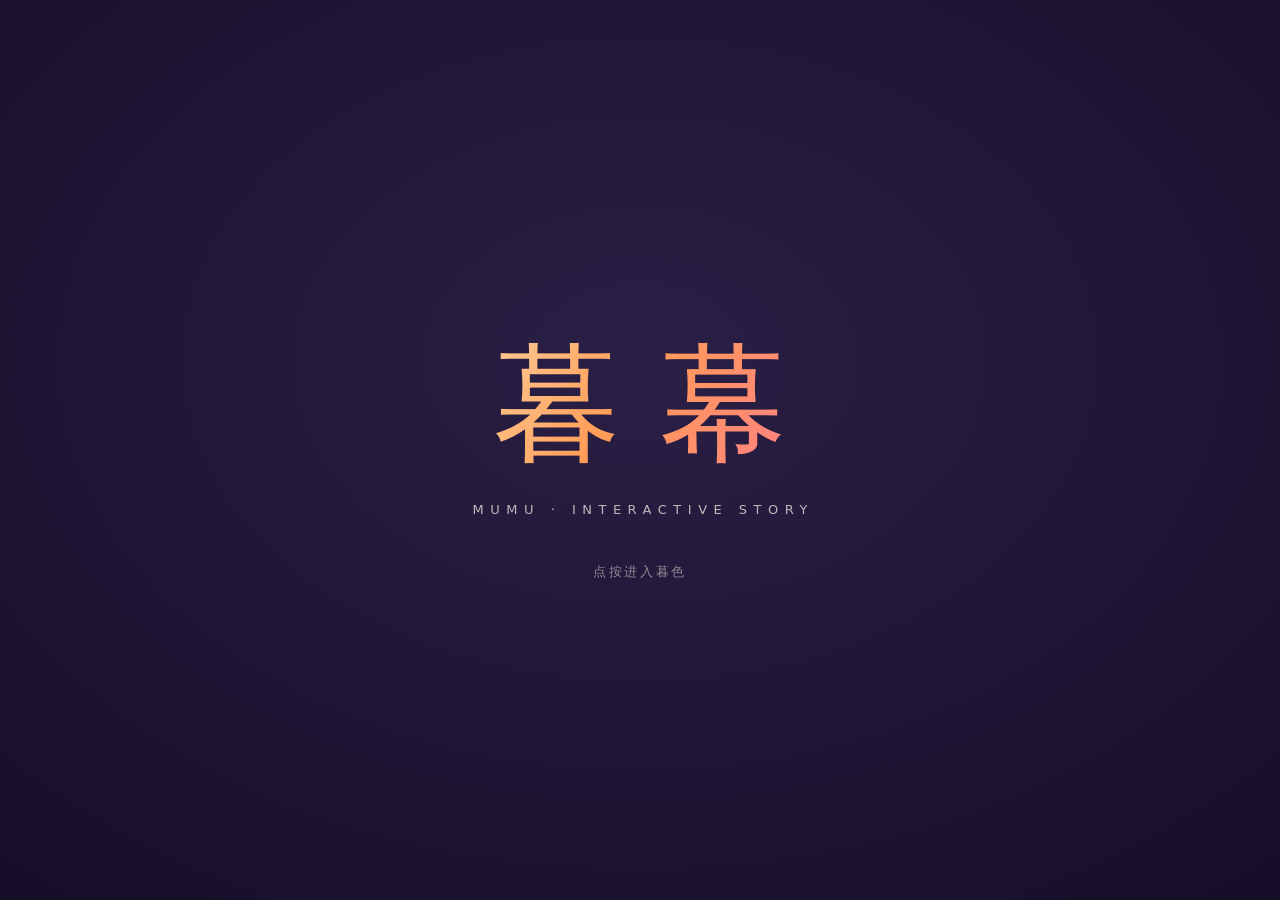
<file: index.html>
<!DOCTYPE html>
<html lang="zh-CN">
<head>
  <meta charset="UTF-8" />
  <meta name="viewport" content="width=device-width, initial-scale=1.0, maximum-scale=1.0, user-scalable=no" />
  <title>暮幕 · 纸上幕启</title>
  <link rel="icon" href="data:image/svg+xml,%3Csvg xmlns='http://www.w3.org/2000/svg' viewBox='0 0 64 64'%3E%3Crect width='64' height='64' rx='14' fill='%231b1430'/%3E%3Ccircle cx='32' cy='36' r='13' fill='%23ff9d57'/%3E%3C/svg%3E" />
  <meta name="description" content="暮幕 —— 一个唯美的网页版互动剧本体验。导入你的剧本，在印象派黄昏里展开一段故事。" />
  <link rel="preconnect" href="https://fonts.googleapis.com" />
  <link rel="stylesheet" href="./styles/main.css" />
  <link rel="stylesheet" href="./styles/tokens.css" />
  <link rel="stylesheet" href="./styles/extensions.css" />
</head>
<body>
  <!-- 入场遮罩 -->
  <div id="boot-veil" class="boot-veil">
    <div class="boot-inner">
      <div class="boot-title">暮幕</div>
      <div class="boot-sub">MUMU · INTERACTIVE STORY</div>
      <div class="boot-hint">点按进入暮色</div>
    </div>
  </div>

  <!-- ===================== 首页 ===================== -->
  <main id="home" class="screen home" aria-hidden="false" data-slot="home">
    <!-- 动态夕阳画布 -->
    <canvas id="sunset" class="sunset-canvas"></canvas>
    <div class="vignette"></div>

    <!-- 左上角品牌 -->
    <div class="brand">
      <span class="brand-mark">暮幕</span>
      <span class="brand-sub mumu-brand-sub">MUMU</span>
    </div>

    <!-- 右上角功能按钮组 -->
    <nav class="top-actions mumu-top-actions" aria-label="主功能">
      <button class="glass-btn" id="btn-library" title="选择剧本">
        <span class="gi">❖</span><span class="gl">选择剧本</span>
      </button>
      <button class="glass-btn" id="btn-gallery" title="角色图鉴">
        <span class="gi">▦</span><span class="gl">角色图鉴</span>
      </button>
      <button class="glass-btn" id="btn-import" title="导入剧本">
        <span class="gi">↥</span><span class="gl">导入剧本</span>
      </button>
      <button class="glass-btn" id="btn-saves" title="选择存档">
        <span class="gi">◷</span><span class="gl">选择存档</span>
      </button>
      <button class="glass-btn icon-only" id="btn-audio" title="音乐 / 静音" aria-pressed="false">
        <span class="gi" id="audio-icon">♪</span>
      </button>
    </nav>

    <!-- 主标题（中间偏左） -->
    <div class="hero">
      <div class="hero-kicker">AN INTERACTIVE TWILIGHT</div>
      <h1 class="hero-title">纸上幕启</h1>
      <p class="hero-tag">微互动式剧本</p>
      <p class="hero-desc">在一场缓缓沉落的黄昏里，让你的剧本成为一段可以走进去的故事。</p>
      <div class="hero-cta">
        <button class="primary-cta" id="btn-start">开始体验</button>
        <button class="ghost-cta mumu-resume" id="btn-resume" hidden>继续上次</button>
        <button class="ghost-cta" id="btn-intro">项目介绍</button>
      </div>
      <button class="scroll-cue" id="btn-scroll-intro">
        <span class="sc-text">下滑看项目介绍</span><span class="sc-arrow" aria-hidden="true">⌄</span>
      </button>
    </div>

    <!-- 底部音乐条 -->
    <div class="now-playing" id="now-playing">
      <span class="np-dot"></span>
      <span class="np-text" id="np-text">轻音乐 · 暮色</span>
    </div>

    <!-- 首页第一屏的占位块：品牌 / 标题 / 按钮都是绝对定位，靠它撑出一屏滚动高度 -->
    <div class="home-space" aria-hidden="true"></div>

    <!-- ===================== 项目介绍（下滑后的第二屏） ===================== -->
    <section class="intro" id="intro" aria-label="项目介绍">
      <div class="intro-inner">
        <p class="intro-kicker">ABOUT MUMU</p>
        <h2 class="intro-title">把一部剧本，演成一场小戏</h2>
        <p class="intro-lede">暮幕是一个打开浏览器就能开演的剧本舞台。它不装框架、不搭服务器，剧本就是纯文本；你写下的每一句，都会被取景、打光、配上音乐演出来。</p>

        <div class="intro-grid">
          <article class="intro-card">
            <h3>演什么</h3>
            <p>首页选一部<b>曲目</b>，进入它的<b>章节</b>——每一章就是「一幕」。内置四部：<b>《蝉鸣止于逢魔时》</b>青春校园、<b>《青绿长卷·千里未归》</b>古风、<b>《月光下的未完奏鸣》</b>言情、<b>《漩涡与深蓝：星月夜的回响》</b>悬疑。也可以导入自己写的剧本，或别人分享的<b>作品包（.mumu）</b>。</p>
          </article>
          <article class="intro-card">
            <h3>怎么玩</h3>
            <p>点击画面下方的对话框推进剧情，遇到选项时选择你的走向；选择会被记住，后面的台词与结局跟着变。一幕结束可以直接<b>「继续下一章」</b>，也可以<b>「换一个剧本」</b>回到曲目选择；读错了想回头，对话框右上角有<b>「回退一句」</b>。</p>
          </article>
          <article class="intro-card">
            <h3>怎么演</h3>
            <p>场景切换与<b>远景 / 中景 / 近景 / 特写</b>就是这部小戏的分镜，四部曲的第一章各有专属开场动画。人物以半身剪影立绘演出，剧本在角色第五列写明模型，同一角色每次游玩外观不变；没写明时只按性别回落，<b>不根据姓名猜测</b>。纯环境段落不写台词，画面就只留场景。</p>
          </article>
          <article class="intro-card">
            <h3>剧本怎么写</h3>
            <p>写作时可用<b>【姿态】【动作】【视角】</b>指挥走位，<b>【清场】</b>让人物退场；<b>【镜头：特写】</b>会画出台词里的物件（长卷、令牌、磁带、旧照片、手抄乐谱……），同一段特写里道具延续到下一句。<b>名字（录音）：台词</b> 只出声，不出人。完整格式与示例在<b>「导入剧本」</b>窗口里。</p>
          </article>
          <article class="intro-card">
            <h3>存档与音乐</h3>
            <p>游玩中点右上角<b>「保存进度」</b>存档，首页<b>「选择存档」</b>可读取或删除；进度也会自动记录，刷新后首页出现<b>「继续上次」</b>，一下回到刚才那句。首页与游玩时播放内置轻音乐，右上角的 ♪ 可静音。</p>
          </article>
          <article class="intro-card">
            <h3>图鉴与卡片</h3>
            <p>首页<b>「角色图鉴」</b>收着典藏卡与曲目角色卡，通关章节会收到新卡；旁边一页<b>「自定义卡片」</b>能上传自己的图片做成全息卡，卡面效果逐项可调，最多 12 张、五星为限，点开还能单独检视、翻页细看。</p>
          </article>
        </div>

        <p class="intro-note">单部剧本 200–30000 字；文本剧本不超过 5MB，作品包不超过 32MB。剧本、存档、自定义卡片都只留在你这台设备的浏览器里，不上传。</p>

        <div class="intro-foot">
          <button class="primary-cta" id="intro-start">开始体验</button>
          <button class="ghost-cta" id="intro-top">回到首页</button>
        </div>
      </div>
    </section>
  </main>

  <!-- ===================== 剧情舞台 ===================== -->
  <section id="stage" class="screen stage" aria-hidden="true" data-slot="stage">
    <canvas id="scene" class="scene-canvas"></canvas>
    <div class="scene-grain"></div>

    <div class="stage-top">
      <button class="stage-btn" id="stage-back">← 返回首页</button>
      <div class="stage-meta" id="stage-title">序章</div>
      <div class="stage-top-right">
        <button class="stage-btn" id="stage-switch">换个剧本</button>
        <button class="stage-btn" id="stage-chapters">选章节</button>
        <button class="stage-btn" id="stage-save">保存进度</button>
        <button class="stage-btn icon-only" id="stage-audio" title="音乐 / 静音">♪</button>
        <button class="stage-btn icon-only" id="stage-fullscreen" title="全屏并锁定横屏" aria-pressed="false" hidden>⛶</button>
      </div>
    </div>

    <div class="dialogue" id="dialogue">
      <button type="button" class="mumu-dlg-back" id="dlg-back" title="点一次退一屏画面，可连续点击一直往回退" hidden>‹ 回退一句</button>
      <div class="dlg-name" id="dlg-name"></div>
      <div class="mumu-dlg-role" id="dlg-role" hidden></div>
      <div class="dlg-text" id="dlg-text"></div>
      <div class="mumu-finale" id="dlg-finale" hidden></div>
      <div class="dlg-choices" id="dlg-choices"></div>
      <div class="dlg-hint" id="dlg-hint">点击继续 ▸</div>
    </div>
  </section>

  <div id="ui-layer" class="mumu-ui-layer" data-slot="overlay"></div>

  <!-- ===================== 弹层容器 ===================== -->
  <div id="modal-root" data-slot="modal"></div>

  <!-- 轻提示 -->
  <div id="toast" class="toast"></div>

  <script type="module" src="./scripts/main.js"></script>
</body>
</html>
</file>
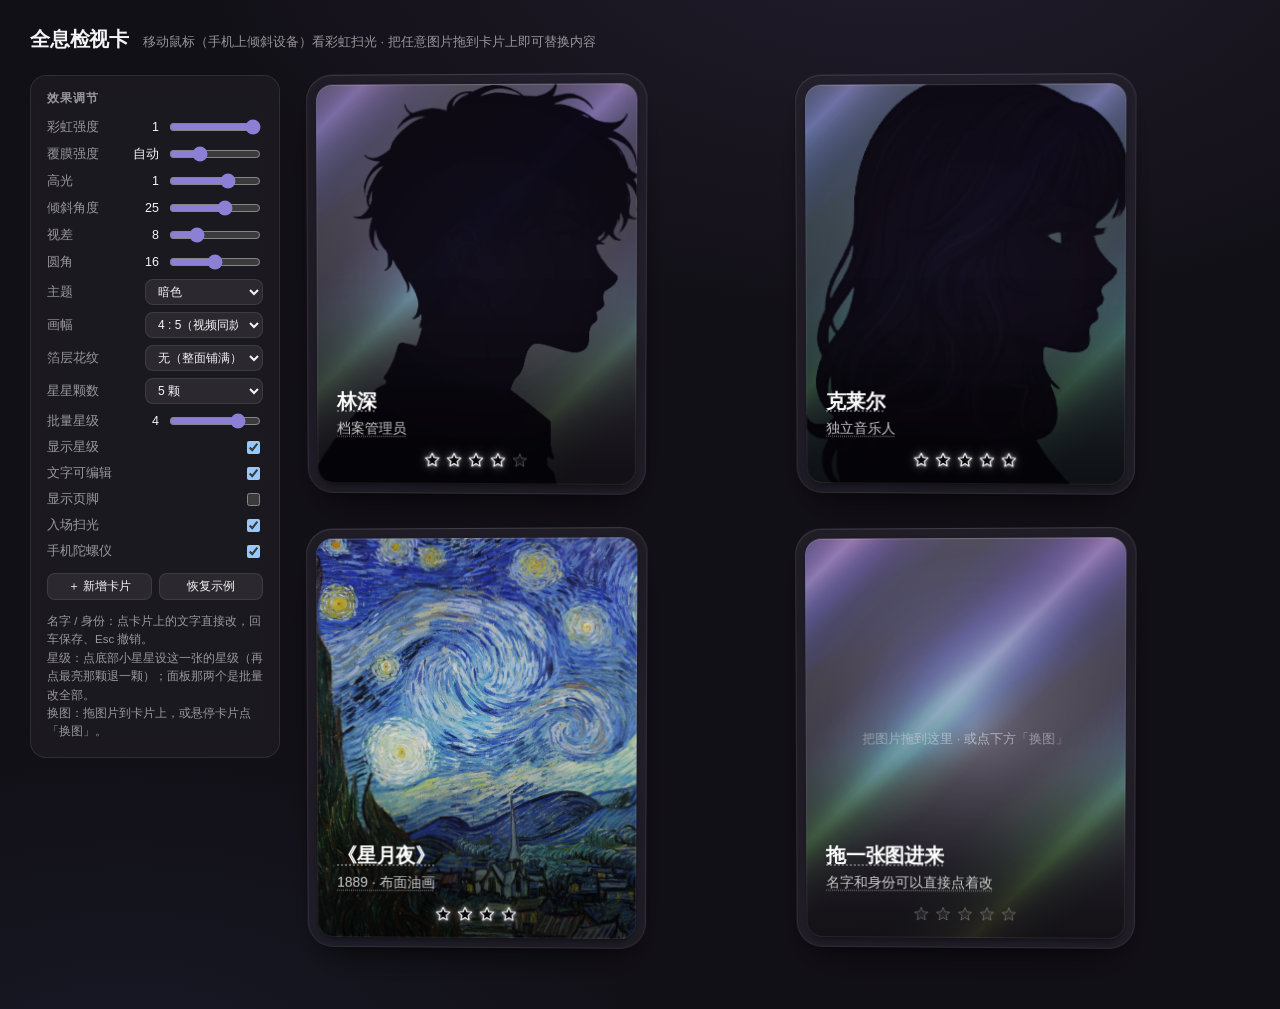
<file: holo-card/index.html>
<!DOCTYPE html>
<html lang="zh-CN">
<head>
<meta charset="UTF-8">
<meta name="viewport" content="width=device-width, initial-scale=1">
<title>全息检视卡 · Holo Profile Card</title>
<style>
/* ==========================================================================
   0. 页面外壳（只是展示台，卡片本体样式在第 1 节）
   ========================================================================== */
:root {
  color-scheme: dark;
  --bg: #121017;
  --ink: #f4f4f5;
  --muted: rgba(244, 244, 245, .58);
  --line: rgba(255, 255, 255, .09);
}
* { box-sizing: border-box; }
html, body { margin: 0; min-height: 100%; }
body {
  background:
    radial-gradient(1200px 700px at 70% -10%, rgba(88, 74, 120, .22), transparent 60%),
    radial-gradient(900px 600px at 10% 110%, rgba(50, 70, 110, .18), transparent 60%),
    var(--bg);
  color: var(--ink);
  font-family: -apple-system, BlinkMacSystemFont, "Segoe UI", "PingFang SC", "Hiragino Sans GB", "Microsoft YaHei", sans-serif;
  -webkit-font-smoothing: antialiased;
}
.topbar { display: flex; align-items: baseline; gap: 14px; flex-wrap: wrap;
  padding: 26px 30px 6px;
}
body.light {
  --bg: #eceaf0;
  --ink: #1f1f23;
  --muted: rgba(31, 31, 35, .62);
  --line: rgba(24, 24, 27, .12);
  background:
    radial-gradient(1200px 700px at 70% -10%, rgba(150, 130, 200, .25), transparent 60%),
    radial-gradient(900px 600px at 10% 110%, rgba(120, 160, 200, .22), transparent 60%),
    var(--bg);
}
.topbar h1 { margin: 0; font-size: 20px; font-weight: 650; letter-spacing: -.01em; }
.topbar p { margin: 0; font-size: 13px; color: var(--muted); }
.layout { display: flex; gap: 26px; align-items: flex-start; padding: 16px 30px 60px; }
.stage {
  flex: 1; min-width: 0;
  display: grid; grid-template-columns: repeat(auto-fill, minmax(300px, 1fr));
  gap: 34px; align-items: start;
}
/* 控制面板 */
.panel {
  flex: none; width: 250px; position: sticky; top: 18px;
  padding: 14px 16px 16px; border-radius: 16px;
  background: rgba(255, 255, 255, .04); border: 1px solid var(--line);
  backdrop-filter: blur(14px);
  font-size: 12.5px;
}
.panel h2 { margin: 0 0 10px; font-size: 12px; letter-spacing: .08em; text-transform: uppercase; color: var(--muted); font-weight: 600; }
.row { display: flex; align-items: center; justify-content: space-between; gap: 8px; margin: 7px 0; }
.row label { flex: 1; color: var(--muted); }
.row output { flex: none; width: 34px; text-align: right; font-variant-numeric: tabular-nums; color: var(--ink); }
input[type=range] { flex: none; width: 92px; accent-color: #8b7fd6; }
select, .btn {
  font: inherit; font-size: 12px; color: var(--ink);
  background: rgba(255, 255, 255, .07); border: 1px solid var(--line);
  border-radius: 8px; padding: 4px 8px; cursor: pointer;
}
select { width: 118px; }
.btn:hover, select:hover { background: rgba(255, 255, 255, .12); }
.btns { display: flex; gap: 7px; flex-wrap: wrap; margin-top: 12px; }
.btns .btn { flex: 1; text-align: center; }
.panel .hint { margin: 12px 0 0; color: var(--muted); font-size: 11.5px; line-height: 1.6; }
@media (max-width: 860px) { .layout { flex-direction: column; } .panel { position: static; width: 100%; } }

/* 卡片工具条（悬停出现在顶部，避开底部的星级） */
.card-tools {
  position: absolute; left: 50%; top: 12px; transform: translateX(-50%) translateY(-6px);
  display: flex; gap: 6px; z-index: 6;
  opacity: 0; pointer-events: none; transition: opacity .18s ease, transform .18s ease;
}
.profile-card:hover .card-tools, .profile-card.is-focus .card-tools { opacity: 1; pointer-events: auto; transform: translateX(-50%) translateY(0); }
.card-tools button {
  font: inherit; font-size: 11.5px; color: #fff; padding: 5px 11px; cursor: pointer;
  border: 1px solid rgba(255, 255, 255, .22); border-radius: 999px;
  background: rgba(18, 16, 23, .62); backdrop-filter: blur(10px);
}
.card-tools button:hover { background: rgba(18, 16, 23, .85); }
.profile-card.is-drop::after {
  content: '松手换图'; position: absolute; inset: 0; z-index: 8; border-radius: inherit;
  display: grid; place-items: center; font-size: 14px; font-weight: 600; color: #fff;
  background: rgba(20, 16, 30, .55); border: 2px dashed rgba(255, 255, 255, .5);
}
.empty-tip { grid-column: 1 / -1; color: var(--muted); font-size: 13px; padding: 40px 0; }
.crash {
  margin: 10px 30px 0; padding: 10px 14px; border-radius: 10px;
  background: rgba(190, 60, 60, .18); border: 1px solid rgba(230, 110, 110, .45);
  color: #ffd9d9; font-size: 12.5px;
}

/* ==========================================================================
   1. ProfileCard —— 全息卡片本体（忠实移植 ProfileCard.css）
   ========================================================================== */
.profile-card {
  --pc-light-x: 50%;
  --pc-light-y: 50%;
  --pc-pointer-x: 50%;
  --pc-pointer-y: 50%;
  --pc-band-x: 50%;
  --pc-band-y: 50%;
  --pc-reach: 0;
  --pc-rotate-x: 0deg;
  --pc-rotate-y: 0deg;
  --pc-shift-x: 0px;
  --pc-shift-y: 0px;
  --pc-tilt: 0;
  --pc-active: 0;
  position: relative;
  width: 340px;
  max-width: 100%;
  perspective: 1000px;
  touch-action: pan-y;
  -webkit-tap-highlight-color: transparent;
}
.profile-card__body {
  position: relative;
  display: flex; flex-direction: column; gap: 10px;
  padding: 10px;
  border-radius: calc(var(--pc-radius) + 10px);
  background: var(--pc-frame);
  box-shadow: var(--pc-frame-shadow);
  -webkit-backdrop-filter: blur(20px) saturate(1.6);
  backdrop-filter: blur(20px) saturate(1.6);
  transform: rotateX(var(--pc-rotate-x)) rotateY(var(--pc-rotate-y));
  will-change: transform;
}
.profile-card__tile {
  position: relative;
  aspect-ratio: var(--pc-aspect, 4 / 5);
  border-radius: var(--pc-radius);
  background: var(--pc-backdrop);
  box-shadow: var(--pc-tile-shadow);
  overflow: hidden;
  isolation: isolate;
}
.profile-card__sheen,
.profile-card__holo,
.profile-card__foil,
.profile-card__scrim,
.profile-card__tile-rim,
.profile-card__glare,
.profile-card__shade,
.profile-card__rim {
  position: absolute; inset: 0; border-radius: inherit; pointer-events: none;
}
.profile-card__sheen {
  background: radial-gradient(
    farthest-corner circle at calc(var(--pc-light-x) - 10px) calc(var(--pc-light-y) - 10px),
    var(--pc-sheen) 0%, transparent 55%);
  opacity: calc(var(--pc-holo) * var(--pc-active));
}

/* 彩虹箔层：斜纹 + 光谱 + 衰减，三层混合 */
.profile-card__holo,
.profile-card__foil {
  --pc-spectrum: repeating-linear-gradient(0deg,
    hsl(2, 100%, 73%) 5%, hsl(53, 100%, 69%) 10%, hsl(93, 100%, 69%) 15%,
    hsl(176, 100%, 76%) 20%, hsl(228, 100%, 74%) 25%, hsl(260, 100%, 76%) 30%, hsl(2, 100%, 73%) 35%);
  --pc-bars: repeating-linear-gradient(-45deg,
    #0e152e 0%, hsl(180, 10%, 60%) 3.8%, hsl(180, 29%, 66%) 4.5%,
    hsl(180, 10%, 60%) 5.2%, #0e152e 10%, #0e152e 12%);
  --pc-falloff: radial-gradient(farthest-corner circle at var(--pc-pointer-x) var(--pc-pointer-y),
    hsla(0, 0%, 0%, .1) 12%, hsla(0, 0%, 0%, .15) 20%, hsla(0, 0%, 0%, .25) 120%);
  background-image: var(--pc-spectrum), var(--pc-bars), var(--pc-falloff);
  background-position: 0 var(--pc-band-y), var(--pc-band-x) var(--pc-band-y), center;
  background-size: 500% 500%, 300% 300%, 200% 200%;
  background-blend-mode: color, hard-light;
  filter:
    brightness(calc(.66 + .19 * var(--pc-active)))
    contrast(calc(1.33 + .17 * var(--pc-active)))
    saturate(calc(.33 + .17 * var(--pc-active)))
    var(--pc-holo-filter);
}
/* 1A：图片下方那层（视频里透明显形人像的效果就来自这里） */
.profile-card__holo {
  mix-blend-mode: var(--pc-blend);
  opacity: calc(var(--pc-holo) * var(--pc-holo-gain) * (.5 + .5 * var(--pc-active)));
  -webkit-mask-image: var(--pc-pattern);
  -webkit-mask-size: var(--pc-pattern-size);
  -webkit-mask-position: calc(50% - var(--pc-shift-x) * 1.5) calc(65% - var(--pc-shift-y) * 1.5);
  -webkit-mask-repeat: repeat;
  mask-image: var(--pc-pattern);
  mask-size: var(--pc-pattern-size);
  mask-position: calc(50% - var(--pc-shift-x) * 1.5) calc(65% - var(--pc-shift-y) * 1.5);
  mask-repeat: repeat;
}
/* 1B：图片上方那层（普通不透明照片靠它才有金属箔感，强度由 --pc-foil 控制） */
.profile-card__foil {
  mix-blend-mode: color-dodge;
  opacity: calc(var(--pc-foil) * (.3 + .7 * var(--pc-active)));
  filter:
    brightness(calc(.72 + .28 * var(--pc-active)))
    contrast(calc(1.35 + .2 * var(--pc-active)))
    saturate(calc(.5 + .35 * var(--pc-active)));
}
.profile-card__holo-glow,
.profile-card__holo-shift { position: absolute; inset: 0; opacity: calc(var(--pc-active) * var(--pc-holo-detail)); }
.profile-card__holo-glow {
  background-image:
    linear-gradient(45deg, hsl(176, 100%, 76%), hsl(228, 100%, 74%), hsl(260, 100%, 76%), hsl(2, 100%, 73%), hsl(53, 100%, 69%), hsl(93, 100%, 69%)),
    radial-gradient(circle at var(--pc-pointer-x) var(--pc-pointer-y), hsl(0, 0%, 70%) 0%, hsla(0, 0%, 30%, .2) 90%),
    var(--pc-grain);
  background-size: 250% 250%, 100% 100%, 220px 220px;
  background-position: var(--pc-pointer-x) var(--pc-pointer-y), center, 0 0;
  background-blend-mode: color-dodge;
  filter:
    brightness(calc(2 - var(--pc-reach)))
    contrast(calc(var(--pc-reach) + 2))
    saturate(calc(.5 + var(--pc-reach)));
  mix-blend-mode: luminosity;
}
.profile-card__holo-shift {
  background-image: var(--pc-spectrum), var(--pc-bars), var(--pc-falloff);
  background-position: 0 var(--pc-band-y), calc(var(--pc-band-x) * .4) calc(var(--pc-band-y) * .5), center;
  background-size: 200% 300%, 700% 700%, 100% 100%;
  background-blend-mode: color, hard-light;
  mix-blend-mode: difference;
  filter: brightness(.8) contrast(1.5);
}
.profile-card__photo {
  position: absolute;
  inset: calc(var(--pc-parallax) * -1);
  width: calc(100% + var(--pc-parallax) * 2);
  height: calc(100% + var(--pc-parallax) * 2);
  object-fit: cover;
  object-position: var(--pc-photo-pos, center bottom);
  transform: translate3d(var(--pc-shift-x), var(--pc-shift-y), 0);
  pointer-events: none; user-select: none; -webkit-user-select: none;
}
.profile-card__photo.is-missing {
  object-fit: cover; opacity: .25;
}
.profile-card__placeholder {
  position: absolute; inset: 0; display: grid; place-items: center;
  color: rgba(255, 255, 255, .35); font-size: 12.5px; pointer-events: none;
}
.profile-card__scrim {
  background: linear-gradient(to top,
    rgba(0, 0, 0, .6) 0%, rgba(0, 0, 0, .57) 6%, rgba(0, 0, 0, .5) 12%, rgba(0, 0, 0, .4) 19%,
    rgba(0, 0, 0, .28) 26%, rgba(0, 0, 0, .16) 33%, rgba(0, 0, 0, .07) 40%, rgba(0, 0, 0, .02) 46%, rgba(0, 0, 0, 0) 52%);
  opacity: var(--pc-scrim, 1);
}
.profile-card__info { position: absolute; left: 20px; right: 20px; bottom: 18px; color: #fff; }
.profile-card__name { margin: 0; font-size: 20px; font-weight: 600; line-height: 1.25; letter-spacing: -.01em; }
.profile-card__title { margin: 4px 0 0; font-size: 14px; line-height: 1.45; color: rgba(255, 255, 255, .78); }

/* —— 可编辑的名字 / 身份：点上去直接改，回车或点别处保存，Esc 撤销 —— */
.profile-card__name[contenteditable="true"],
.profile-card__title[contenteditable="true"] {
  cursor: text; user-select: text; caret-color: #fff; border-radius: 3px;
  text-decoration: underline dotted rgba(255, 255, 255, .34);
  text-decoration-skip-ink: none; text-underline-offset: 3px;
}
.profile-card__name[contenteditable="true"]:hover,
.profile-card__title[contenteditable="true"]:hover { text-decoration-color: rgba(255, 255, 255, .6); }
.profile-card__name[contenteditable="true"]:focus,
.profile-card__title[contenteditable="true"]:focus {
  outline: none; text-decoration: none; background: rgba(255, 255, 255, .1);
  box-shadow: 0 0 0 1px rgba(255, 255, 255, .28);
}

/* —— 星级：底部居中一排裸露的小星星，无底托 ——
   亮起 = 黑色星体 + 亮白细边 + 柔光晕；空位 = 很淡的空心轮廓。
   黑星在暗底上本身不反光，靠外圈那层光把它「托」出来，一眼能数清亮了几颗。 */
.profile-card__stars {
  position: absolute; left: 50%; bottom: 16px; transform: translateX(-50%);
  display: flex; gap: var(--pc-star-gap, 6px); z-index: 4;
  padding: var(--pc-star-pad, 0);
  background: var(--pc-star-plate, transparent); border-radius: 999px;
}
.profile-card__star {
  width: var(--pc-star, 16px); height: var(--pc-star, 16px);
  padding: 0; border: 0; background: none; line-height: 0; cursor: pointer;
  transition: transform .16s ease;
}
.profile-card__star svg { display: block; width: 100%; height: 100%; }
.profile-card__star .st-fill { fill: var(--pc-star-fill, #08080c); opacity: 0; transition: opacity .16s ease; }
/* 空位：淡到几乎看不见的空心轮廓 */
.profile-card__star .st-line {
  fill: var(--pc-star-ghost, rgba(255, 255, 255, .05));
  stroke: var(--pc-star-edge, rgba(255, 255, 255, .3));
  stroke-width: 1.3; stroke-linejoin: round;
}
.profile-card__star.is-on .st-fill { opacity: 1; }
/* 亮起：黑体 + 亮白边 + 双层柔光 */
.profile-card__star.is-on .st-line {
  fill: none;
  stroke: var(--pc-star-edge-on, rgba(255, 255, 255, .92));
  stroke-width: 1.7; stroke-linejoin: round;
}
.profile-card__star.is-on svg {
  filter: drop-shadow(0 0 1.5px rgba(255, 255, 255, .75)) drop-shadow(0 0 5px rgba(255, 255, 255, .35));
}
.profile-card__star:hover { transform: scale(1.22); }
.profile-card__star:focus-visible { outline: 2px solid rgba(255, 255, 255, .85); outline-offset: 3px; border-radius: 4px; }
/* 有星级时把名字/身份抬到星星上方，别让两者抢位置（跟着星径自动让位） */
.profile-card--stars .profile-card__info { bottom: calc(16px + var(--pc-star, 16px) + 14px); }
.profile-card__tile-rim {
  box-shadow: inset 0 0 0 1px var(--pc-tile-edge), inset 0 1px 0 var(--pc-tile-highlight);
}
.profile-card__footer { display: flex; align-items: center; gap: 12px; min-width: 0; padding: 6px 20px 8px; }
.profile-card__avatar { position: relative; flex: none; width: 36px; height: 36px; border-radius: 50%; background: var(--pc-tile); overflow: hidden; }
.profile-card__avatar::after { content: ''; position: absolute; inset: 0; border-radius: inherit; box-shadow: inset 0 0 0 1px var(--pc-tile-edge); }
.profile-card__avatar img { display: block; width: 100%; height: 100%; object-fit: cover; object-position: center top; }
.profile-card__meta { display: flex; flex: 1; flex-direction: column; gap: 3px; min-width: 0; }
.profile-card__handle { overflow: hidden; font-size: 14px; font-weight: 600; line-height: 1.25; color: var(--pc-ink); white-space: nowrap; text-overflow: ellipsis; }
.profile-card__status { display: flex; align-items: center; gap: 6px; font-size: 12.5px; line-height: 1.25; color: var(--pc-muted); white-space: nowrap; }
.profile-card__status::before { content: ''; flex: none; width: 6px; height: 6px; border-radius: 50%; background: var(--pc-status); }
.profile-card__contact {
  display: flex; align-items: center; gap: 6px; flex: none; height: 36px; padding: 0 14px;
  border: none; border-radius: calc(var(--pc-radius) * .75);
  background: var(--pc-tile);
  box-shadow: inset 0 0 0 1px var(--pc-tile-edge), inset 0 1px 0 var(--pc-tile-highlight), var(--pc-tile-shadow);
  color: var(--pc-ink); font-family: inherit; font-size: 13px; font-weight: 600; cursor: pointer;
  transition: filter .2s ease, transform .2s ease;
}
.profile-card__contact:active { filter: var(--pc-press); transform: scale(.96); transition-duration: 0s; }
.profile-card__contact:focus-visible { outline: 2px solid var(--pc-ink); outline-offset: 2px; }
.profile-card__glare {
  background: radial-gradient(farthest-corner circle at var(--pc-light-x) var(--pc-light-y),
    rgba(255, 255, 255, .8) 0%, rgba(255, 255, 255, .36) 20%, rgba(255, 255, 255, 0) 60%);
  mix-blend-mode: overlay;
  opacity: calc(var(--pc-glare) * var(--pc-active));
}
.profile-card__shade {
  background: radial-gradient(farthest-corner circle at var(--pc-light-x) var(--pc-light-y),
    transparent 30%, var(--pc-shade) 100%);
  opacity: calc(var(--pc-glare) * var(--pc-tilt));
}
.profile-card__rim { box-shadow: inset 0 0 0 1px var(--pc-frame-edge), inset 0 1px 0 var(--pc-frame-highlight); }
@media (hover: hover) {
  .profile-card__contact:hover { filter: var(--pc-hover); }
  .profile-card__contact:hover:active { filter: var(--pc-press); }
}
</style>
</head>
<body>

<div class="topbar">
  <h1>全息检视卡</h1>
  <p>移动鼠标（手机上倾斜设备）看彩虹扫光 · 把任意图片拖到卡片上即可替换内容</p>
</div>

<div id="crash" class="crash" hidden></div>

<div class="layout">
  <aside class="panel">
    <h2>效果调节</h2>
    <div class="row"><label for="c-holo">彩虹强度</label><output id="o-holo">1.0</output><input id="c-holo" type="range" min="0" max="1" step="0.05" value="1"></div>
    <div class="row"><label for="c-foil">覆膜强度</label><output id="o-foil">自动</output><input id="c-foil" type="range" min="0" max="1" step="0.05" value="0.3"></div>
    <div class="row"><label for="c-glare">高光</label><output id="o-glare">1.0</output><input id="c-glare" type="range" min="0" max="1.5" step="0.05" value="1"></div>
    <div class="row"><label for="c-tilt">倾斜角度</label><output id="o-tilt">25</output><input id="c-tilt" type="range" min="0" max="40" step="1" value="25"></div>
    <div class="row"><label for="c-para">视差</label><output id="o-para">8</output><input id="c-para" type="range" min="0" max="30" step="1" value="8"></div>
    <div class="row"><label for="c-radius">圆角</label><output id="o-radius">16</output><input id="c-radius" type="range" min="0" max="32" step="1" value="16"></div>
    <div class="row"><label>主题</label><select id="c-theme"><option value="dark">暗色</option><option value="light">亮色</option></select></div>
    <div class="row"><label>画幅</label><select id="c-aspect">
      <option value="4 / 5">4 : 5（视频同款）</option>
      <option value="3 / 4">3 : 4</option>
      <option value="2 / 3">2 : 3</option>
      <option value="1 / 1">1 : 1</option>
      <option value="16 / 9">16 : 9</option>
    </select></div>
    <div class="row"><label>箔层花纹</label><select id="c-mask">
      <option value="none">无（整面铺满）</option>
      <option value="stripes">斜纹</option>
      <option value="grating">光栅</option>
      <option value="dots">星点</option>
      <option value="hex">蜂窝</option>
    </select></div>
    <div class="row"><label>星星颗数</label><select id="c-stars">
      <option value="4">4 颗</option>
      <option value="5">5 颗</option>
      <option value="6">6 颗</option>
      <option value="7">7 颗</option>
    </select></div>
    <div class="row"><label for="c-rating">批量星级</label><output id="o-rating">4</output><input id="c-rating" type="range" min="0" max="5" step="1" value="4"></div>
    <div class="row"><label for="c-starbox">显示星级</label><input id="c-starbox" type="checkbox" checked></div>
    <div class="row"><label for="c-edit">文字可编辑</label><input id="c-edit" type="checkbox" checked></div>
    <div class="row"><label for="c-footer">显示页脚</label><input id="c-footer" type="checkbox"></div>
    <div class="row"><label for="c-intro">入场扫光</label><input id="c-intro" type="checkbox" checked></div>
    <div class="row"><label for="c-mobile">手机陀螺仪</label><input id="c-mobile" type="checkbox" checked></div>
    <div class="btns">
      <button class="btn" id="b-add">＋ 新增卡片</button>
      <button class="btn" id="b-reset">恢复示例</button>
    </div>
    <p class="hint">名字 / 身份：点卡片上的文字直接改，回车保存、Esc 撤销。<br>星级：点底部小星星设这一张的星级（再点最亮那颗退一颗）；面板那两个是批量改全部。<br>换图：拖图片到卡片上，或悬停卡片点「换图」。</p>
  </aside>

  <main class="stage" id="stage"></main>
</div>

<input type="file" id="picker" accept="image/*" multiple hidden>

<script>
'use strict';

/* 出错时把原因显示在页面上——改配置数组时打错字不至于只剩一张白页 */
window.addEventListener('error', function (e) {
  const box = document.getElementById('crash');
  if (!box) return;
  box.hidden = false;
  box.textContent = '脚本出错：' + (e.message || '未知错误') + '（' + (e.filename || '') + ' 第 ' + (e.lineno || '?') + ' 行）';
});

/* ==========================================================================
   ①【内容配置区】想加卡片 / 换内容，只改这里就够了
   --------------------------------------------------------------------------
   image   : 图片地址。相对路径（../assets/x.png）、http(s) 链接、dataURL 都行，
             留空 '' 则显示占位框，之后可以拖一张图上去。
   name    : 主标题（大字）
   title   : 副标题（小字）
   handle  : @ 用户名，留空则不显示页脚
   status  : 状态文字
   stars   : 星级一共几颗（4 / 5 / 6…），底部居中那排黑色小星星
   rating  : 亮起的颗数（0 ~ stars）
   下面这些都可以省略，省略就用右侧面板的全局值：
   holo / glare / foil / tilt / parallax / radius / theme / aspect /
   backdrop（纯色背景，会覆盖主题底色）/ mask（花纹名）/ photoPos（图片对齐）
   ========================================================================== */
const CARDS = [
  {
    image: '../assets/models/linshen.cut.png',
    name: '林深',
    title: '档案管理员',
    handle: 'linsen',
    status: '在线',
    stars: 5,
    rating: 4,
    backdrop: '#3a3644',
    photoPos: 'center bottom'
  },
  {
    image: '../assets/models/claire.cut.png',
    name: '克莱尔',
    title: '独立音乐人',
    handle: 'claire',
    status: '在线',
    stars: 5,
    rating: 5,
    backdrop: '#2f3a44',
    photoPos: 'center bottom'
  },
  {
    image: '../assets/images/starry-night.png',
    name: '《星月夜》',
    title: '1889 · 布面油画',
    handle: '',
    stars: 4,
    rating: 4,
    backdrop: '#243040',
    photoPos: 'center center'
  },
  {
    image: '',
    name: '拖一张图进来',
    title: '名字和身份可以直接点着改',
    handle: '',
    stars: 5,
    rating: 0,
    backdrop: '#3a3644'
  }
];

/* 全局默认值（面板会改写它） */
const DEFAULTS = {
  theme: 'dark',       // 主题
  holo: 1,
  glare: 1,
  foil: null,          // null = 按图片是否透明底自动决定
  tiltStrength: 25,
  parallax: 8,
  radius: 16,
  aspect: '4 / 5',
  mask: 'none',
  showUserInfo: false, // 视频里没页脚
  showStars: true,     // 底部居中的星级
  stars: 5,            // 一共几颗
  rating: 4,           // 默认亮起几颗
  editable: true,      // 名字/身份可点击编辑
  enableTilt: true,
  enableMobileTilt: true,
  mobileTiltSensitivity: 5,
  intro: true
};
const DEFAULTS_INIT = JSON.parse(JSON.stringify(DEFAULTS));

/* ==========================================================================
   ② 主题与花纹表（照文档原样移植）
   ========================================================================== */
const THEMES = {
  dark: {
    '--pc-frame': 'rgba(38, 35, 46, 0.66)',
    '--pc-frame-edge': 'rgba(255, 255, 255, 0.08)',
    '--pc-frame-highlight': 'rgba(255, 255, 255, 0.07)',
    '--pc-frame-shadow': '0 22px 44px -20px rgba(0, 0, 0, 0.8), 0 6px 16px -8px rgba(0, 0, 0, 0.5)',
    '--pc-tile': 'linear-gradient(180deg, #3a3644 0%, #27242f 100%)',
    '--pc-tile-edge': 'rgba(255, 255, 255, 0.07)',
    '--pc-tile-highlight': 'rgba(255, 255, 255, 0.12)',
    '--pc-tile-shadow': '0 4px 10px -4px rgba(0, 0, 0, 0.7)',
    '--pc-ink': '#f4f4f5',
    '--pc-muted': 'rgba(244, 244, 245, 0.6)',
    '--pc-hover': 'brightness(1.12)',
    '--pc-press': 'brightness(0.8)',
    '--pc-shade': 'rgba(0, 0, 0, 0.4)'
  },
  light: {
    '--pc-frame': 'rgba(240, 240, 243, 0.8)',
    '--pc-frame-edge': 'rgba(24, 24, 27, 0.07)',
    '--pc-frame-highlight': 'rgba(255, 255, 255, 0.95)',
    '--pc-frame-shadow': '0 22px 44px -22px rgba(24, 24, 27, 0.3), 0 6px 16px -10px rgba(24, 24, 27, 0.16)',
    '--pc-tile': 'linear-gradient(180deg, #ffffff 0%, #f6f6f8 100%)',
    '--pc-tile-edge': 'rgba(24, 24, 27, 0.08)',
    '--pc-tile-highlight': 'rgba(255, 255, 255, 1)',
    '--pc-tile-shadow': '0 4px 10px -5px rgba(24, 24, 27, 0.25)',
    '--pc-ink': '#27272a',
    '--pc-muted': 'rgba(39, 39, 42, 0.6)',
    '--pc-hover': 'brightness(0.97)',
    '--pc-press': 'brightness(0.92)',
    '--pc-shade': 'rgba(24, 24, 27, 0.14)'
  }
};

const FOILS = {
  dark:  { '--pc-blend': 'color-dodge', '--pc-holo-filter': 'hue-rotate(0deg)',   '--pc-sheen': 'rgba(255, 255, 255, 0.16)' },
  light: { '--pc-blend': 'multiply',    '--pc-holo-filter': 'invert(1) hue-rotate(180deg)', '--pc-sheen': 'rgba(255, 255, 255, 0)' }
};

const GRAIN = 'url("data:image/svg+xml,' + encodeURIComponent(
  "<svg xmlns='http://www.w3.org/2000/svg' width='500' height='500'><filter id='g' x='0' y='0' width='100%' height='100%' color-interpolation-filters='sRGB'><feTurbulence type='fractalNoise' baseFrequency='0.85' numOctaves='2' stitchTiles='stitch'/><feColorMatrix values='0.55 0 0 0 -0.24 0.55 0 0 0 -0.24 0.55 0 0 0 -0.24 0 0 0 0 1'/></filter><rect width='100%' height='100%' filter='url(#g)'/></svg>"
) + '")';

/* 箔层花纹（作为 mask-image 使用，决定彩虹出现在哪里） */
const MASKS = {
  none:     'linear-gradient(#000, #000)',
  stripes:  'repeating-linear-gradient(-45deg, #000 0 5px, rgba(0,0,0,.25) 5px 9px, #000 9px 16px)',
  grating:  'repeating-linear-gradient(90deg, #000 0 2px, rgba(0,0,0,.18) 2px 6px)',
  hex:      'repeating-linear-gradient(60deg, #000 0 3px, rgba(0,0,0,.3) 3px 8px), repeating-linear-gradient(-60deg, #000 0 3px, rgba(0,0,0,.3) 3px 8px)',
  dots:     'url("data:image/svg+xml,' + encodeURIComponent(
    "<svg xmlns='http://www.w3.org/2000/svg' width='60' height='60'>" +
    [ [8,9],[30,4],[50,14],[18,26],[40,32],[6,44],[28,48],[52,52],[46,20],[22,12] ]
      .map(function (p) { return "<circle cx='" + p[0] + "' cy='" + p[1] + "' r='3.2' fill='#000'/>"; }).join('') +
    "</svg>") + '")'
};
const MASK_SIZE = { none: '100% 100%', stripes: 'auto', grating: 'auto', hex: 'auto', dots: '60px 60px' };

const clamp = (v, min, max) => Math.min(max, Math.max(min, v));
const REDUCED = window.matchMedia('(prefers-reduced-motion: reduce)').matches;

function isDark(color) {
  const m = /^#?([0-9a-f]{3}|[0-9a-f]{6})$/i.exec(String(color).trim());
  if (!m) return null;
  const hex = m[1].length === 3 ? m[1].replace(/./g, function (d) { return d + d; }) : m[1];
  const rgb = [0, 2, 4].map(function (i) { return parseInt(hex.slice(i, i + 2), 16) / 255; });
  return 0.2126 * rgb[0] + 0.7152 * rgb[1] + 0.0722 * rgb[2] < 0.5;
}

/* ==========================================================================
   ③ 弹簧引擎（照 ProfileCard.jsx 的 useEffect 原样移植）
   ========================================================================== */
function attachEngine(root, api) {
  const size = { width: root.offsetWidth, height: root.offsetHeight };
  const x = { p: 0, v: 0, target: 0 };
  const y = { p: 0, v: 0, target: 0 };
  const light = { p: 0, target: 0 };
  let raf = 0, last = 0, slowUntil = 0, touchId = null;

  const write = function () {
    const s = api.settings();
    const angle = s.enableTilt && !REDUCED ? s.tiltStrength : 0;
    const depth = s.parallax;
    const tilt = Math.min(1, Math.hypot(x.p, y.p));
    const st = root.style;
    st.setProperty('--pc-light-x', ((x.p + 1) * 0.5 * size.width).toFixed(1) + 'px');
    st.setProperty('--pc-light-y', ((y.p + 1) * 0.5 * size.height).toFixed(1) + 'px');
    st.setProperty('--pc-pointer-x', ((x.p + 1) * 50).toFixed(2) + '%');
    st.setProperty('--pc-pointer-y', ((y.p + 1) * 50).toFixed(2) + '%');
    st.setProperty('--pc-band-x', (50 + x.p * 15).toFixed(2) + '%');
    st.setProperty('--pc-band-y', (50 + y.p * 15).toFixed(2) + '%');
    st.setProperty('--pc-rotate-x', (y.p * angle).toFixed(3) + 'deg');
    st.setProperty('--pc-rotate-y', (-x.p * angle).toFixed(3) + 'deg');
    st.setProperty('--pc-shift-x', (x.p * (REDUCED ? 0 : depth)).toFixed(2) + 'px');
    st.setProperty('--pc-shift-y', (y.p * (REDUCED ? 0 : depth)).toFixed(2) + 'px');
    st.setProperty('--pc-reach', tilt.toFixed(4));
    st.setProperty('--pc-tilt', (tilt * light.p).toFixed(4));
    st.setProperty('--pc-active', light.p.toFixed(4));
  };

  const frame = function (now) {
    const dt = Math.min(0.05, (now - last) / 1000 || 0);
    last = now;
    const slow = now < slowUntil;
    const stiffness = slow ? 24 : 120;
    const damping = slow ? 9 : 16;
    const steps = Math.max(1, Math.ceil(dt / (1 / 120)));
    const h = dt / steps;
    for (let i = 0; i < steps; i++) {
      [x, y].forEach(function (axis) {
        axis.v += (stiffness * (axis.target - axis.p) - damping * axis.v) * h;
        axis.p += axis.v * h;
      });
    }
    const tau = light.target > light.p ? 0.18 : slow ? 0.9 : 0.45;
    light.p += (light.target - light.p) * (1 - Math.exp(-dt / tau));
    write();
    const moving =
      Math.abs(x.target - x.p) > 0.0005 || Math.abs(y.target - y.p) > 0.0005 ||
      Math.abs(x.v) > 0.0005 || Math.abs(y.v) > 0.0005 ||
      Math.abs(light.target - light.p) > 0.002;
    if (moving) {
      raf = requestAnimationFrame(frame);
    } else {
      x.p = x.target; y.p = y.target; light.p = light.target;
      write(); raf = 0;
    }
  };

  const wake = function () {
    if (raf) return;
    last = performance.now();
    raf = requestAnimationFrame(frame);
  };

  const aim = function (nx, ny, on) {
    x.target = clamp(nx, -1, 1);
    y.target = clamp(ny, -1, 1);
    light.target = on === false ? 0 : 1;
    slowUntil = 0;
    wake();
  };
  const aimAt = function (ev) {
    const r = root.getBoundingClientRect();
    if (!r.width || !r.height) return;
    aim(((ev.clientX - r.left) / r.width) * 2 - 1, ((ev.clientY - r.top) / r.height) * 2 - 1);
  };
  const release = function () { aim(0, 0, false); };

  const onEnter = function (e) { if (e.pointerType === 'mouse') aimAt(e); };
  const onMove = function (e) { if (e.pointerType === 'mouse' || e.pointerId === touchId) aimAt(e); };
  const onLeave = function (e) { if (e.pointerType === 'mouse') release(); };
  const onDown = function (e) { if (e.pointerType === 'mouse') return; touchId = e.pointerId; aimAt(e); };
  const onUp = function (e) { if (e.pointerId !== touchId) return; touchId = null; release(); };

  root.addEventListener('pointerenter', onEnter);
  root.addEventListener('pointermove', onMove);
  root.addEventListener('pointerleave', onLeave);
  root.addEventListener('pointerdown', onDown);
  root.addEventListener('pointerup', onUp);
  root.addEventListener('pointercancel', onUp);

  const ro = new ResizeObserver(function () {
    size.width = root.offsetWidth; size.height = root.offsetHeight; write();
  });
  ro.observe(root);

  /* 入场扫光：从右上角慢慢回正 */
  if (api.settings().intro && !REDUCED) {
    x.p = 0.62; y.p = -0.55; light.p = 1;
    slowUntil = performance.now() + 1400;
    write(); wake();
  } else {
    write();
  }

  /* 手机陀螺仪 */
  let listening = false;
  const onOrientation = function (e) {
    if (e.beta == null || e.gamma == null) return;
    const k = api.settings().mobileTiltSensitivity;
    aim((e.gamma * k) / 150, ((e.beta - 20) * k) / 150);
  };
  const listen = function () {
    if (listening) return;
    listening = true;
    window.addEventListener('deviceorientation', onOrientation);
  };
  const onClick = function () {
    if (!api.settings().enableMobileTilt) return;
    const M = window.DeviceOrientationEvent;
    if (M && typeof M.requestPermission === 'function') {
      M.requestPermission().then(function (s) { if (s === 'granted') listen(); }).catch(function () {});
    } else { listen(); }
  };
  root.addEventListener('click', onClick);

  return {
    write: write,
    aim: aim,
    replay: function () {
      x.p = 0.62; y.p = -0.55; light.p = 1;
      slowUntil = performance.now() + 1400; write(); wake();
    },
    destroy: function () {
      cancelAnimationFrame(raf); ro.disconnect();
      root.removeEventListener('pointerenter', onEnter);
      root.removeEventListener('pointermove', onMove);
      root.removeEventListener('pointerleave', onLeave);
      root.removeEventListener('pointerdown', onDown);
      root.removeEventListener('pointerup', onUp);
      root.removeEventListener('pointercancel', onUp);
      root.removeEventListener('click', onClick);
      window.removeEventListener('deviceorientation', onOrientation);
    }
  };
}

/* ==========================================================================
   ④ 卡片工厂
   ========================================================================== */
const cards = [];              // { data, root, engine, img }
const stage = document.getElementById('stage');

function el(tag, cls, html) {
  const n = document.createElement(tag);
  if (cls) n.className = cls;
  if (html != null) n.innerHTML = html;
  return n;
}

function eff(data, key) {
  if (data[key] !== undefined && data[key] !== null && data[key] !== '') return data[key];
  return DEFAULTS[key];
}

function applyVars(root, data) {
  const palette = eff(data, 'theme') === 'light' ? 'light' : 'dark';
  const bd = data.backdrop;
  const foilKind = bd ? ((isDark(bd) === false) ? 'light' : 'dark') : palette;
  const maskName = eff(data, 'mask') || 'none';
  const hasMask = maskName !== 'none';
  const backdrop = bd
    ? 'linear-gradient(180deg, color-mix(in srgb, ' + bd + ', #ffffff 12%) 0%, color-mix(in srgb, ' + bd + ', #000000 18%) 100%)'
    : 'var(--pc-tile)';

  const st = root.style;
  const set = function (k, v) { st.setProperty(k, String(v)); };
  /* 自定义属性必须走 setProperty，直接赋值 CSSStyleDeclaration 是不生效的 */
  Object.keys(THEMES[palette]).forEach(function (k) { set(k, THEMES[palette][k]); });
  Object.keys(FOILS[foilKind]).forEach(function (k) { set(k, FOILS[foilKind][k]); });
  set('--pc-radius', Math.max(0, eff(data, 'radius')) + 'px');
  set('--pc-backdrop', backdrop);
  set('--pc-aspect', eff(data, 'aspect'));
  set('--pc-holo', clamp(eff(data, 'holo'), 0, 1));
  set('--pc-glare', clamp(eff(data, 'glare'), 0, 1.5));
  set('--pc-parallax', Math.max(0, eff(data, 'parallax')) + 'px');
  set('--pc-status', data.statusColor || '#22c55e');
  set('--pc-grain', GRAIN);
  set('--pc-pattern', MASKS[maskName] || MASKS.none);
  set('--pc-pattern-size', MASK_SIZE[maskName] || 'auto');
  set('--pc-holo-gain', hasMask ? 1.25 : 0.75);
  set('--pc-holo-detail', hasMask && foilKind === 'dark' ? 1 : 0);
  set('--pc-photo-pos', data.photoPos || 'center bottom');
  set('--pc-foil', foilValue(data));
  set('--pc-scrim', (data.name || data.title) ? 1 : 0);
  set('--pc-star', (data.starSize || 16) + 'px');
  set('--pc-star-fill', data.starColor || '#08080c');
  set('--pc-star-edge', data.starEdge || 'rgba(255, 255, 255, .3)');
  set('--pc-star-edge-on', data.starEdgeOn || 'rgba(255, 255, 255, .92)');
  set('--pc-star-ghost', data.starGhost || 'rgba(255, 255, 255, .05)');
  set('--pc-star-plate', data.starPlate || 'transparent');
  set('--pc-star-pad', data.starPad || '0');
}

/* 覆膜强度：显式设了就用，否则按图片透明底自动判断 */
function foilValue(data) {
  if (DEFAULTS.foil !== null && data.foil == null) return clamp(DEFAULTS.foil, 0, 1);
  if (data.foil != null) return clamp(data.foil, 0, 1);
  return data.__alpha ? 0.08 : 0.3;   // 透明底→几乎不覆膜（视频同款），不透明→0.3
}

function buildCard(data) {
  const root = el('div', 'profile-card');
  const body = el('div', 'profile-card__body');
  const tile = el('div', 'profile-card__tile');

  tile.appendChild(el('span', 'profile-card__sheen'));
  const holo = el('span', 'profile-card__holo');
  holo.appendChild(el('span', 'profile-card__holo-glow'));
  holo.appendChild(el('span', 'profile-card__holo-shift'));
  tile.appendChild(holo);

  const img = el('img', 'profile-card__photo');
  img.alt = data.name || '';
  img.draggable = false;
  img.loading = 'lazy';
  tile.appendChild(img);

  tile.appendChild(el('span', 'profile-card__foil'));
  tile.appendChild(el('span', 'profile-card__scrim'));

  const info = el('div', 'profile-card__info');
  const nameEl = el('h3', 'profile-card__name');
  const titleEl = el('p', 'profile-card__title');
  info.appendChild(nameEl); info.appendChild(titleEl);
  tile.appendChild(info);

  const starsEl = el('div', 'profile-card__stars');
  starsEl.setAttribute('role', 'radiogroup');
  starsEl.setAttribute('aria-label', '星级');
  tile.appendChild(starsEl);

  tile.appendChild(el('span', 'profile-card__tile-rim'));

  const placeholder = el('div', 'profile-card__placeholder', '把图片拖到这里 · 或点下方「换图」');
  tile.appendChild(placeholder);

  body.appendChild(tile);

  const footer = el('div', 'profile-card__footer');
  const avatar = el('span', 'profile-card__avatar');
  const avatarImg = el('img');
  avatarImg.alt = ''; avatarImg.draggable = false;
  avatar.appendChild(avatarImg);
  const meta = el('div', 'profile-card__meta');
  const handleEl = el('span', 'profile-card__handle');
  const statusEl = el('span', 'profile-card__status');
  meta.appendChild(handleEl); meta.appendChild(statusEl);
  const contact = el('button', 'profile-card__contact');
  contact.type = 'button';
  contact.innerHTML = '<svg viewBox="0 0 24 24" width="16" height="16" fill="none" stroke="currentColor" stroke-width="1.8" stroke-linecap="round" stroke-linejoin="round"><rect x="3" y="5" width="18" height="14" rx="2"/><path d="m3 7 9 6 9-6"/></svg>';
  contact.appendChild(document.createTextNode(' ' + (data.contactText || 'Contact')));
  contact.addEventListener('click', function () { flash(root); });
  footer.appendChild(avatar); footer.appendChild(meta); footer.appendChild(contact);
  body.appendChild(footer);

  body.appendChild(el('span', 'profile-card__glare'));
  body.appendChild(el('span', 'profile-card__shade'));
  body.appendChild(el('span', 'profile-card__rim'));

  const tools = el('div', 'card-tools');
  const btnPick = el('button', null, '换图');
  const btnNew = el('button', null, '＋');
  const btnDel = el('button', null, '删除');
  btnPick.addEventListener('click', function () { pickFor(entry); });
  btnNew.addEventListener('click', function () { cards.push(buildCard({ image: '', name: '新卡片', title: '' })); save(); renderAll(); });
  btnDel.addEventListener('click', function () { removeCard(entry); save(); });
  tools.appendChild(btnPick); tools.appendChild(btnNew); tools.appendChild(btnDel);
  body.appendChild(tools);

  root.appendChild(body);

  const entry = {
    data: data, root: root, img: img, nameEl: nameEl, titleEl: titleEl,
    starsEl: starsEl,
    handleEl: handleEl, statusEl: statusEl, avatarImg: avatarImg,
    footer: footer, placeholder: placeholder,
    settings: function () {
      return {
        enableTilt: DEFAULTS.enableTilt,
        tiltStrength: eff(data, 'tiltStrength'),
        parallax: eff(data, 'parallax'),
        mobileTiltSensitivity: DEFAULTS.mobileTiltSensitivity,
        intro: DEFAULTS.intro
      };
    }
  };

  entry.engine = attachEngine(root, entry);
  applyVars(root, data);
  paint(entry);
  setImage(entry, data.image);

  /* 名字 / 身份：点上去直接改，回车或移开保存，Esc 撤销 */
  makeEditable(entry, nameEl, 'name');
  makeEditable(entry, titleEl, 'title');

  /* 星级：点第 n 颗亮到 n；再点最亮那颗退一颗 */
  starsEl.addEventListener('click', function (e) {
    const b = e.target.closest('.profile-card__star');
    if (!b) return;
    const n = Number(b.dataset.n);
    const cur = Number(eff(data, 'rating'));
    data.rating = cur === n ? n - 1 : n;
    renderStars(entry);
    save();
  });

  /* 拖拽换图 */
  root.addEventListener('dragover', function (e) { e.preventDefault(); root.classList.add('is-drop'); });
  root.addEventListener('dragleave', function () { root.classList.remove('is-drop'); });
  root.addEventListener('drop', function (e) {
    /* 落在正在编辑的文字里就交给文字框自己处理，别当成换图 */
    if (e.target.closest && e.target.closest('[contenteditable="true"]')) return;
    e.preventDefault(); root.classList.remove('is-drop');
    const f = e.dataTransfer && e.dataTransfer.files && e.dataTransfer.files[0];
    if (f) readImage(f, function (url, alpha) { entry.data.image = url; entry.data.__alpha = alpha; setImage(entry, url); save(); });
    else if (e.dataTransfer && e.dataTransfer.getData('text')) { entry.data.image = e.dataTransfer.getData('text'); entry.data.__alpha = undefined; setImage(entry, entry.data.image); save(); }
  });

  return entry;
}

/* 名字 / 身份的原地编辑 */
function makeEditable(entry, node, key) {
  node.addEventListener('focus', function () {
    if (!eff(entry.data, 'editable')) { node.blur(); return; }
    node.dataset.before = node.textContent;
    node.dataset.cancel = '';
    entry.root.classList.add('is-editing');
  });
  node.addEventListener('keydown', function (e) {
    if (e.key === 'Enter') { e.preventDefault(); node.blur(); }
    else if (e.key === 'Escape') { e.preventDefault(); node.dataset.cancel = '1'; node.blur(); }
  });
  /* 粘什么都只留一行纯文本 */
  node.addEventListener('paste', function (e) {
    const t = ((e.clipboardData || window.clipboardData).getData('text') || '').replace(/\s+/g, ' ');
    e.preventDefault();
    let ok = false;
    try { ok = document.execCommand('insertText', false, t); } catch (err) { ok = false; }
    if (!ok) {
      const sel = window.getSelection();
      if (sel && sel.rangeCount) {
        const r = sel.getRangeAt(0);
        r.deleteContents();
        r.insertNode(document.createTextNode(t));
        r.setStartAfter(r.endContainer); r.collapse(true);
        sel.removeAllRanges(); sel.addRange(r);
      }
    }
  });
  node.addEventListener('blur', function () {
    entry.root.classList.remove('is-editing');
    if (node.dataset.cancel === '1') { node.textContent = node.dataset.before; return; }
    const v = node.textContent.replace(/\s+/g, ' ').trim();
    node.textContent = v;
    if (v !== (entry.data[key] || '')) { entry.data[key] = v; save(); }
    paint(entry);
  });
}

/* 底部居中的星级：实心黑星 + 浅色描边，空位只留描边 */
const STAR_PATH = 'M12 17.27L18.18 21l-1.64-7.03L22 9.24l-7.19-.61L12 2 9.19 8.63 2 9.24l5.46 4.73L5.82 21z';
const STAR_SVG = '<svg viewBox="0 0 24 24" aria-hidden="true"><path class="st-fill" d="' + STAR_PATH + '"/><path class="st-line" d="' + STAR_PATH + '"/></svg>';

function renderStars(entry) {
  const d = entry.data;
  const show = !!eff(d, 'showStars');
  const total = clamp(Math.round(Number(eff(d, 'stars')) || 5), 1, 12);
  const cur = clamp(Math.round(Number(eff(d, 'rating')) || 0), 0, total);
  entry.root.classList.toggle('profile-card--stars', show);
  entry.starsEl.style.display = show ? '' : 'none';
  entry.starsEl.setAttribute('aria-label', '星级 ' + cur + ' / ' + total);
  if (entry.starsEl.childElementCount !== total) {
    entry.starsEl.innerHTML = '';
    for (let i = 1; i <= total; i++) {
      const b = el('button', 'profile-card__star');
      b.type = 'button';
      b.dataset.n = i;
      b.innerHTML = STAR_SVG;
      entry.starsEl.appendChild(b);
    }
  }
  Array.prototype.forEach.call(entry.starsEl.children, function (b, i) {
    b.classList.toggle('is-on', i < cur);
    b.setAttribute('role', 'radio');
    b.setAttribute('aria-checked', i < cur ? 'true' : 'false');
    b.setAttribute('aria-label', '评 ' + (i + 1) + ' 星');
    b.tabIndex = i === clamp(cur, 0, total - 1) ? 0 : -1;
  });
}

function paint(entry) {
  const d = entry.data;
  const editing = document.activeElement === entry.nameEl || document.activeElement === entry.titleEl;
  if (!editing) {
    entry.nameEl.textContent = d.name || '';
    entry.titleEl.textContent = d.title || '';
  }
  entry.nameEl.style.display = d.name ? '' : 'none';
  entry.titleEl.style.display = d.title ? '' : 'none';
  const ed = eff(d, 'editable') ? 'true' : 'false';
  entry.nameEl.setAttribute('contenteditable', ed);
  entry.titleEl.setAttribute('contenteditable', ed);
  entry.handleEl.textContent = d.handle ? '@' + d.handle : '';
  entry.handleEl.style.display = d.handle ? '' : 'none';
  entry.statusEl.textContent = d.status || '';
  entry.statusEl.style.display = d.status ? '' : 'none';
  entry.footer.style.display = eff(d, 'showUserInfo') ? '' : 'none';
  applyVars(entry.root, d);
  renderStars(entry);
}

function setImage(entry, src) {
  if (!src) {
    entry.img.removeAttribute('src');
    entry.img.style.display = 'none';
    entry.placeholder.style.display = '';
    return;
  }
  entry.img.style.display = '';
  entry.placeholder.style.display = 'none';
  entry.img.onerror = function () {
    entry.placeholder.style.display = '';
    entry.placeholder.textContent = '图片加载失败：' + src;
  };
  entry.img.onload = function () {
    entry.placeholder.style.display = 'none';
    if (entry.data.__alpha === undefined) detectAlpha(entry.img, function (alpha) {
      entry.data.__alpha = alpha;
      entry.root.style.setProperty('--pc-foil', foilValue(entry.data));
    });
  };
  entry.img.src = src;
  entry.avatarImg.src = src;
}

/* 读一张图，返回（压缩后的）dataURL 与是否透明底 */
function readImage(file, cb) {
  const url = URL.createObjectURL(file);
  const im = new Image();
  im.onload = function () {
    detectAlpha(im, function (alpha) {
      cb(toDataUrl(im, alpha ? 'image/png' : 'image/jpeg'), alpha);
      URL.revokeObjectURL(url);
    });
  };
  im.onerror = function () { URL.revokeObjectURL(url); };
  im.src = url;
}

function toDataUrl(im, type) {
  const MAX = 1000;
  const scale = Math.min(1, MAX / Math.max(im.naturalWidth, im.naturalHeight));
  const w = Math.max(1, Math.round(im.naturalWidth * scale));
  const h = Math.max(1, Math.round(im.naturalHeight * scale));
  const c = document.createElement('canvas');
  c.width = w; c.height = h;
  c.getContext('2d').drawImage(im, 0, 0, w, h);
  try { return c.toDataURL(type, 0.86); } catch (e) { return ''; }
}

/* 是否透明底（跨域或 file:// 读不到像素时返回 undefined，走默认值） */
function detectAlpha(img, cb) {
  try {
    const c = document.createElement('canvas');
    c.width = 48; c.height = 60;
    const g = c.getContext('2d');
    g.drawImage(img, 0, 0, 48, 60);
    const d = g.getImageData(0, 0, 48, 60).data;
    let transparent = 0;
    for (let i = 3; i < d.length; i += 4) if (d[i] < 250) transparent++;
    cb(transparent / (d.length / 4) > 0.08);
  } catch (e) { cb(undefined); }
}

function flash(root) {
  root.classList.add('is-focus');
  setTimeout(function () { root.classList.remove('is-focus'); }, 1200);
}

/* 换图选择器 */
const picker = document.getElementById('picker');
let pickTargets = [];
function pickFor(entry) { pickTargets = [entry]; picker.click(); }
picker.addEventListener('change', function () {
  const files = Array.prototype.slice.call(picker.files || []);
  if (!files.length) return;
  if (pickTargets.length === 1) {
    readImage(files[0], function (url, alpha) {
      pickTargets[0].data.image = url; pickTargets[0].data.__alpha = alpha;
      setImage(pickTargets[0], url); save();
    });
  } else {
    files.forEach(function (f, i) {
      readImage(f, function (url, alpha) {
        const d = { image: url, __alpha: alpha, name: f.name.replace(/\.[^.]+$/, ''), title: '' };
        cards.push(buildCard(d));
        if (i === files.length - 1) { save(); renderAll(); }
      });
    });
  }
  picker.value = '';
});

/* ==========================================================================
   ⑤ 渲染、持久化、面板
   ========================================================================== */
/* 渲染：卡片自己持有引擎，这里只负责挂到舞台上，绝不重复 attach */
function renderAll() {
  stage.innerHTML = '';
  if (!cards.length) {
    stage.appendChild(el('p', 'empty-tip', '没有卡片了，点左侧「＋ 新增卡片」，或把图片直接拖进来。'));
    return;
  }
  cards.forEach(function (e) { stage.appendChild(e.root); });
}

function removeCard(entry) {
  const i = cards.indexOf(entry);
  if (i < 0) return;
  cards.splice(i, 1);
  if (entry.engine) { entry.engine.destroy(); entry.engine = null; }
  entry.root.remove();
}

const KEY = 'holo-cards.v1';
function save() {
  try {
    localStorage.setItem(KEY, JSON.stringify(cards.map(function (e) {
      const d = Object.assign({}, e.data); delete d.__alpha; return d;
    })));
  } catch (e) {
    /* 图片太多超出本地存储上限：只存文字，不存图 */
    try {
      localStorage.setItem(KEY, JSON.stringify(cards.map(function (e) {
        const d = Object.assign({}, e.data); delete d.__alpha;
        if (String(d.image).startsWith('data:')) d.image = '';
        return d;
      })));
    } catch (e2) { /* 存不了就算了，页面本身照常可用 */ }
  }
  saveSettings();
}
function load() {
  try {
    const raw = localStorage.getItem(KEY);
    if (!raw) return null;
    const arr = JSON.parse(raw);
    return Array.isArray(arr) ? arr : null;
  } catch (e) { return null; }
}

/* 面板参数也一起记住 */
const SKEY = 'holo-card.settings.v1';
function saveSettings() {
  try { localStorage.setItem(SKEY, JSON.stringify(DEFAULTS)); } catch (e) {}
}
function loadSettings() {
  try {
    const o = JSON.parse(localStorage.getItem(SKEY) || 'null');
    if (o && typeof o === 'object') Object.assign(DEFAULTS, o);
  } catch (e) {}
}
function syncUI() {
  const map = { 'c-holo': 'holo', 'c-foil': 'foil', 'c-glare': 'glare', 'c-tilt': 'tiltStrength', 'c-para': 'parallax', 'c-radius': 'radius' };
  Object.keys(map).forEach(function (id) {
    const v = DEFAULTS[map[id]];
    const input = document.getElementById(id);
    input.value = v == null ? input.value : v;
    document.getElementById('o-' + id.slice(2)).textContent =
      v == null ? (id === 'c-foil' ? '自动' : input.value) : (Number(v) % 1 ? Number(v).toFixed(2) : String(v));
  });
  document.getElementById('c-theme').value = DEFAULTS.theme;
  document.getElementById('c-aspect').value = DEFAULTS.aspect;
  document.getElementById('c-mask').value = DEFAULTS.mask;
  document.getElementById('c-footer').checked = !!DEFAULTS.showUserInfo;
  document.getElementById('c-intro').checked = !!DEFAULTS.intro;
  document.getElementById('c-mobile').checked = !!DEFAULTS.enableMobileTilt;
  document.body.classList.toggle('light', DEFAULTS.theme === 'light');
  DEFAULTS.stars = clamp(Math.round(Number(DEFAULTS.stars) || 5), 1, 12);
  DEFAULTS.rating = clamp(Math.round(Number(DEFAULTS.rating) || 0), 0, DEFAULTS.stars);
  document.getElementById('c-stars').value = String(DEFAULTS.stars);
  const rr = document.getElementById('c-rating');
  rr.max = DEFAULTS.stars;
  rr.value = DEFAULTS.rating;
  document.getElementById('o-rating').textContent = String(DEFAULTS.rating);
  document.getElementById('c-starbox').checked = !!DEFAULTS.showStars;
  document.getElementById('c-edit').checked = !!DEFAULTS.editable;
}

/* 面板绑定 */
const SLIDERS = [
  ['c-holo', 'o-holo', 'holo', 1],
  ['c-foil', 'o-foil', 'foil', 1],
  ['c-glare', 'o-glare', 'glare', 1],
  ['c-tilt', 'o-tilt', 'tiltStrength', 0],
  ['c-para', 'o-para', 'parallax', 0],
  ['c-radius', 'o-radius', 'radius', 0]
];
SLIDERS.forEach(function (s) {
  const input = document.getElementById(s[0]), out = document.getElementById(s[1]);
  input.addEventListener('input', function () {
    const v = Number(input.value);
    DEFAULTS[s[2]] = v;
    out.textContent = s[3] === 1 ? v.toFixed(2) : String(v);
    if (s[2] === 'foil') out.textContent = '手动';
    cards.forEach(function (e) { applyVars(e.root, e.data); });
    save();
  });
});
document.getElementById('c-theme').addEventListener('change', function (e) {
  DEFAULTS.theme = e.target.value;
  cards.forEach(function (c) { applyVars(c.root, c.data); });
  document.body.classList.toggle('light', e.target.value === 'light');
  save();
});
document.getElementById('c-aspect').addEventListener('change', function (e) {
  DEFAULTS.aspect = e.target.value;
  cards.forEach(function (c) { applyVars(c.root, c.data); });
  save();
});
document.getElementById('c-mask').addEventListener('change', function (e) {
  DEFAULTS.mask = e.target.value;
  cards.forEach(function (c) { applyVars(c.root, c.data); });
  save();
});
document.getElementById('c-stars').addEventListener('change', function (e) {
  DEFAULTS.stars = Number(e.target.value);
  DEFAULTS.rating = clamp(DEFAULTS.rating, 0, DEFAULTS.stars);
  const rr = document.getElementById('c-rating');
  rr.max = DEFAULTS.stars; rr.value = DEFAULTS.rating;
  document.getElementById('o-rating').textContent = String(DEFAULTS.rating);
  cards.forEach(function (c) { c.data.stars = DEFAULTS.stars; c.data.rating = clamp(Number(eff(c.data, 'rating')), 0, DEFAULTS.stars); renderStars(c); });
  save();
});
document.getElementById('c-rating').addEventListener('input', function (e) {
  DEFAULTS.rating = Number(e.target.value);
  document.getElementById('o-rating').textContent = e.target.value;
  cards.forEach(function (c) { c.data.rating = DEFAULTS.rating; renderStars(c); });
  save();
});
document.getElementById('c-starbox').addEventListener('change', function (e) {
  DEFAULTS.showStars = e.target.checked;
  cards.forEach(renderStars);
  save();
});
document.getElementById('c-edit').addEventListener('change', function (e) {
  DEFAULTS.editable = e.target.checked;
  cards.forEach(paint);
  save();
});
document.getElementById('c-footer').addEventListener('change', function (e) {
  DEFAULTS.showUserInfo = e.target.checked;
  cards.forEach(function (c) { paint(c); });
  save();
});
document.getElementById('c-intro').addEventListener('change', function (e) {
  DEFAULTS.intro = e.target.checked;
  if (e.target.checked) cards.forEach(function (c) { c.engine && c.engine.replay(); });
});
document.getElementById('c-mobile').addEventListener('change', function (e) {
  DEFAULTS.enableMobileTilt = e.target.checked;
});
document.getElementById('b-add').addEventListener('click', function () {
  cards.push(buildCard({ image: '', name: '新卡片', title: '' }));
  save(); renderAll();
});
document.getElementById('b-reset').addEventListener('click', function () {
  localStorage.removeItem(KEY);
  localStorage.removeItem(SKEY);
  Object.keys(DEFAULTS).forEach(function (k) { DEFAULTS[k] = DEFAULTS_INIT[k]; });
  syncUI();
  boot(CARDS.map(function (d) { return Object.assign({}, d); }));
});
/* 空白处拖图 = 新建一张卡 */
stage.addEventListener('dragover', function (e) { e.preventDefault(); });
stage.addEventListener('drop', function (e) {
  if (e.target.closest('.profile-card')) return;
  e.preventDefault();
  const f = e.dataTransfer && e.dataTransfer.files && e.dataTransfer.files[0];
  if (!f) return;
  readImage(f, function (url, alpha) {
    cards.push(buildCard({ image: url, __alpha: alpha, name: f.name.replace(/\.[^.]+$/, ''), title: '' }));
    save(); renderAll();
  });
});
/* 多选图片一次成卡 */
window.addEventListener('paste', function (e) {
  const items = e.clipboardData && e.clipboardData.items;
  if (!items) return;
  Array.prototype.slice.call(items).forEach(function (it) {
    if (it.type.indexOf('image') !== 0) return;
    const f = it.getAsFile();
    if (f) readImage(f, function (url, alpha) {
      cards.push(buildCard({ image: url, __alpha: alpha, name: '剪贴板图片', title: '' }));
      save(); renderAll();
    });
  });
});

function boot(list) {
  cards.forEach(function (e) { if (e.engine) e.engine.destroy(); });
  cards.length = 0;
  list.forEach(function (d) { cards.push(buildCard(Object.assign({}, d))); });
  renderAll();
}

loadSettings();
syncUI();
const saved = load();
boot(saved && saved.length ? saved : CARDS.map(function (d) { return Object.assign({}, d); }));

/* 调试/截图用：地址后加 ?pose=0.7,-0.5 可把所有卡片固定在某个倾斜姿态 */
const pose = /[?&]pose=([-\d.]+),([-\d.]+)/.exec(location.search);
if (pose) cards.forEach(function (e) { e.engine.aim(parseFloat(pose[1]), parseFloat(pose[2]), true); });
</script>
</body>
</html>
</file>
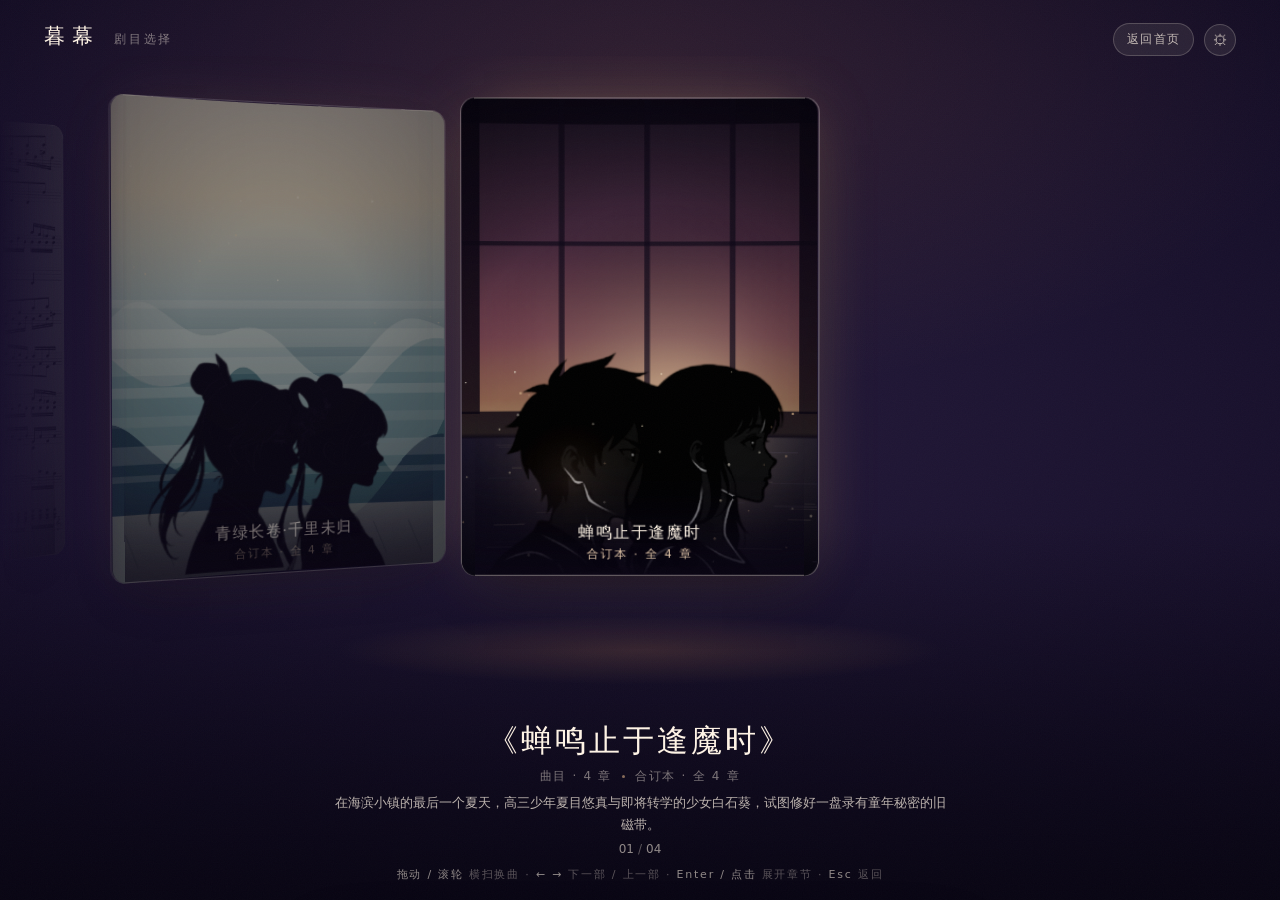
<file: script-select/index.html>
<!DOCTYPE html>
<html lang="zh-CN">
<head>
<meta charset="utf-8">
<meta name="viewport" content="width=device-width, initial-scale=1">
<title>暮幕 · 剧目选择</title>
<style>
/* ============================================================
   暮幕 · 剧目选择画面（弧形剧目Carousel + 章节抽屉）
   零依赖 / 单文件 / 直接读取 ../scripts 里的真实曲目数据
   ============================================================ */
:root {
  --cream: #fff4e6;
  --amber: #ff9d57;
  --bg: #120d22;
  --soft: rgba(255, 244, 230, .72);
  --dim: rgba(255, 244, 230, .46);
  --glass: rgba(255, 244, 230, .08);
  --brd: rgba(255, 244, 230, .20);
  --serif: "Noto Serif SC", "Songti SC", "STSong", Georgia, serif;
  --sans: "PingFang SC", "Hiragino Sans GB", "Microsoft YaHei", system-ui, sans-serif;
}

* { box-sizing: border-box; margin: 0; padding: 0; }

html, body {
  height: 100%; width: 100%; overflow: hidden;
  background: var(--bg); color: var(--cream);
  font-family: var(--sans); -webkit-font-smoothing: antialiased;
  user-select: none; -webkit-user-select: none;
}

/* ---------------- 页面骨架 ---------------- */
.ss {
  position: fixed; inset: 0;
  display: grid; grid-template-rows: auto 1fr auto auto auto;
  overflow: hidden;
}
.ss-bg {
  position: absolute; inset: 0; z-index: 0; pointer-events: none;
  background:
    radial-gradient(78% 52% at 50% 8%, rgba(255, 157, 87, .10), transparent 70%),
    radial-gradient(120% 90% at 50% 46%, #241a3a 0%, #150e28 55%, #0a0616 100%);
}
.ss-bg::after {
  content: ""; position: absolute; left: 0; right: 0; bottom: 0; height: 42%;
  background: linear-gradient(to top, rgba(8, 5, 18, .92), transparent);
}
.ss-grain {
  position: absolute; inset: -50%; z-index: 6; pointer-events: none; opacity: .05;
  background-image: var(--grain); background-size: 180px 180px;
  animation: grain 7s steps(6) infinite;
}
@keyframes grain {
  0%, 100% { transform: translate(0, 0); }
  20% { transform: translate(-3%, 2%); }
  40% { transform: translate(2%, -3%); }
  60% { transform: translate(-2%, -2%); }
  80% { transform: translate(3%, 1%); }
}

.ss-head {
  position: relative; z-index: 5;
  display: flex; align-items: baseline; gap: 14px;
  padding: 22px clamp(18px, 4vw, 44px) 0;
}
.ss-mark { font-family: var(--serif); font-size: 21px; letter-spacing: .34em; }
.ss-sub { font-size: 12px; letter-spacing: .22em; color: var(--dim); }
.ss-head-r { margin-left: auto; display: flex; align-items: center; gap: 10px; }
.ss-link {
  font-size: 12px; letter-spacing: .1em; color: var(--soft); text-decoration: none;
  padding: 7px 13px; border: 1px solid var(--brd); border-radius: 999px;
  background: var(--glass); transition: .2s;
}
.ss-link:hover { color: var(--cream); border-color: rgba(255, 244, 230, .42); }
.ss-icon {
  width: 32px; height: 32px; border-radius: 50%; cursor: pointer;
  border: 1px solid var(--brd); background: var(--glass); color: var(--soft);
  font-size: 15px; line-height: 1; transition: .2s;
}
.ss-icon:hover, .ss-icon.on { color: var(--cream); border-color: rgba(255, 205, 150, .55); }

.ss-stage { position: relative; z-index: 3; min-height: 0; }
.ss-stage::after {
  content: ""; position: absolute; left: 50%; bottom: 3%; width: 66%; height: 96px;
  transform: translateX(-50%); pointer-events: none;
  background: radial-gradient(50% 50% at 50% 50%, rgba(255, 170, 100, .14), transparent 72%);
}

/* ---------------- 字幕 ---------------- */
.ss-caption {
  position: relative; z-index: 5;
  display: flex; flex-direction: column; align-items: center; gap: 7px;
  padding: 4px 22px 0; text-align: center; pointer-events: none;
  transition: opacity .3s;
}
.ss-title {
  font-family: var(--serif); font-weight: 500;
  font-size: clamp(21px, 3.1vw, 31px); letter-spacing: .1em; line-height: 1.25;
  animation: titleIn 520ms cubic-bezier(.22, 1, .36, 1);
}
.ss-meta {
  display: flex; align-items: center; gap: 10px; flex-wrap: wrap; justify-content: center;
  font-size: 12px; letter-spacing: .14em; color: var(--dim);
}
.ss-meta .dot { width: 3px; height: 3px; border-radius: 50%; background: rgba(255, 205, 150, .5); }
.ss-brief {
  max-width: 620px; font-size: 13px; line-height: 1.7; color: var(--soft);
  display: -webkit-box; -webkit-line-clamp: 2; -webkit-box-orient: vertical; overflow: hidden;
}
.ss-count {
  display: inline-flex; align-items: center; gap: 4px;
  font-size: 12px; font-variant-numeric: tabular-nums; line-height: 1; opacity: .55;
}
.ss-digits { display: inline-flex; }
.ss-digit { display: inline-block; height: 1em; overflow: hidden; }
.ss-reel { display: flex; flex-direction: column; transition: transform 600ms cubic-bezier(.22, 1, .36, 1); }
.ss-reel > span { height: 1em; }
.ss-slash { opacity: .6; }
@keyframes titleIn { from { opacity: 0; transform: translateY(9px); } to { opacity: 1; transform: none; } }

.ss-hint {
  position: relative; z-index: 5; text-align: center;
  padding: 12px 16px 18px; font-size: 11px; letter-spacing: .16em; color: rgba(255, 244, 230, .32);
}
.ss-hint b { color: rgba(255, 244, 230, .55); font-weight: 500; }

/* ---------------- 已选定提示条 ---------------- */
.ss-chosen {
  position: absolute; z-index: 8; left: 50%; bottom: 20px; transform: translate(-50%, 14px);
  display: flex; align-items: center; gap: 12px; padding: 9px 10px 9px 16px;
  border-radius: 999px; border: 1px solid rgba(255, 205, 150, .34);
  background: rgba(28, 18, 46, .82); backdrop-filter: blur(10px);
  font-size: 12.5px; letter-spacing: .08em; color: var(--soft);
  opacity: 0; pointer-events: none; transition: .32s cubic-bezier(.22, 1, .36, 1);
}
.ss-chosen.on { opacity: 1; transform: translate(-50%, 0); pointer-events: auto; }
.ss-chosen .go {
  padding: 7px 14px; border-radius: 999px; border: 0; cursor: pointer;
  background: linear-gradient(120deg, #ffd9a8, #ff9d57 60%, #ff7a8a);
  color: #2a1420; font-weight: 600; font-size: 12px; letter-spacing: .1em; font-family: var(--sans);
}
.ss-chosen .x { background: none; border: 0; color: var(--dim); cursor: pointer; font-size: 14px; }

/* ---------------- 章节抽屉 ---------------- */
.ss-drawer {
  position: absolute; z-index: 9; inset: auto 0 0 0;
  display: flex; justify-content: center; pointer-events: none;
  transform: translateY(103%); transition: transform .52s cubic-bezier(.22, 1, .36, 1);
}
.ss-drawer.open { transform: none; pointer-events: auto; }
.ss-drawer-in {
  width: min(660px, 92vw); margin-bottom: clamp(14px, 3vh, 30px);
  padding: 20px 22px 16px; border-radius: 20px;
  border: 1px solid rgba(255, 244, 230, .16);
  background: linear-gradient(180deg, rgba(38, 26, 62, .94), rgba(18, 12, 34, .96));
  box-shadow: 0 30px 70px -30px rgba(0, 0, 0, .9);
  backdrop-filter: blur(14px);
}
.ss-drawer-head { display: flex; align-items: center; gap: 12px; margin-bottom: 14px; }
.ss-drawer-title { font-family: var(--serif); font-size: 17px; letter-spacing: .12em; }
.ss-drawer-n { font-size: 11.5px; color: var(--dim); letter-spacing: .12em; }
.ss-back {
  margin-left: auto; padding: 6px 13px; border-radius: 999px; cursor: pointer;
  border: 1px solid var(--brd); background: var(--glass); color: var(--soft);
  font-size: 12px; font-family: var(--sans);
}
.ss-back:hover { color: var(--cream); }
.ss-chap {
  display: flex; align-items: center; gap: 14px; width: 100%; text-align: left;
  padding: 11px 12px; border-radius: 13px; cursor: pointer;
  border: 1px solid transparent; background: none; color: inherit; font: inherit;
  transition: .18s;
}
.ss-chap + .ss-chap { margin-top: 3px; }
.ss-chap:hover, .ss-chap:focus-visible { background: rgba(255, 244, 230, .06); border-color: var(--brd); outline: none; }
.ss-chap-no {
  font-family: var(--serif); font-size: 15px; color: rgba(255, 205, 150, .72);
  min-width: 26px; text-align: center; font-variant-numeric: tabular-nums;
}
.ss-chap-main { flex: 1; min-width: 0; }
.ss-chap-name { display: block; font-size: 14px; letter-spacing: .06em; overflow: hidden; text-overflow: ellipsis; white-space: nowrap; }
.ss-chap-brief {
  display: block; margin-top: 3px; font-size: 12px; color: var(--dim); line-height: 1.55;
  overflow: hidden; text-overflow: ellipsis; white-space: nowrap;
}
.ss-chap-side { display: flex; align-items: center; gap: 10px; flex-shrink: 0; }
.ss-chip {
  font-size: 10.5px; letter-spacing: .08em; padding: 3px 8px; border-radius: 999px;
  color: rgba(255, 220, 180, .8); border: 1px solid rgba(255, 205, 150, .28);
  background: rgba(255, 157, 87, .10);
}
.ss-chip.end { color: var(--dim); border-color: var(--brd); background: none; }
.ss-chap-go { font-size: 11.5px; color: rgba(255, 244, 230, .38); letter-spacing: .1em; }
.ss-chap:hover .ss-chap-go { color: rgba(255, 205, 150, .85); }
.ss-drawer-foot {
  margin-top: 12px; padding-top: 11px; border-top: 1px dashed rgba(255, 244, 230, .12);
  font-size: 11px; color: rgba(255, 244, 230, .3); letter-spacing: .06em; line-height: 1.6;
}

/* ---------------- 参数面板 ---------------- */
.ss-panel {
  position: absolute; z-index: 10; top: 66px; right: clamp(12px, 3vw, 30px);
  width: 268px; max-height: calc(100% - 96px); overflow-y: auto;
  padding: 14px 15px 16px; border-radius: 16px;
  border: 1px solid rgba(255, 244, 230, .14);
  background: rgba(16, 10, 30, .86); backdrop-filter: blur(14px);
  box-shadow: 0 24px 60px -28px rgba(0, 0, 0, .9);
  opacity: 0; transform: translateX(14px); pointer-events: none; transition: .3s;
  scrollbar-width: thin;
}
.ss-panel.open { opacity: 1; transform: none; pointer-events: auto; }
.ss-panel::-webkit-scrollbar { width: 6px; }
.ss-panel::-webkit-scrollbar-thumb { background: rgba(255, 244, 230, .16); border-radius: 3px; }
.ss-panel h4 {
  font-size: 11px; font-weight: 500; letter-spacing: .2em; color: var(--dim);
  margin-bottom: 12px; padding-bottom: 8px; border-bottom: 1px solid rgba(255, 244, 230, .1);
}
.ss-row { margin-bottom: 11px; }
.ss-row > label {
  display: flex; justify-content: space-between; align-items: baseline;
  font-size: 11.5px; letter-spacing: .1em; color: var(--soft); margin-bottom: 5px;
}
.ss-row > label .v { color: rgba(255, 205, 150, .8); font-variant-numeric: tabular-nums; }
.ss-row input[type=range] { width: 100%; accent-color: var(--amber); height: 18px; }
.ss-seg { display: flex; gap: 5px; flex-wrap: wrap; }
.ss-seg button {
  flex: 1; min-width: 50px; padding: 6px 4px; border-radius: 9px; cursor: pointer;
  border: 1px solid var(--brd); background: none; color: var(--dim);
  font-size: 11px; font-family: var(--sans); transition: .18s;
}
.ss-seg button.on { color: #2a1420; border-color: transparent; background: linear-gradient(120deg, #ffd9a8, #ffb478); }
.ss-check { display: flex; align-items: center; justify-content: space-between; cursor: pointer; }
.ss-check input { accent-color: var(--amber); width: 15px; height: 15px; }

/* ============================================================
   剧目Carousel（CircularCarousel 的零依赖实现）
   ============================================================ */
.cc {
  --cc-fade: #120d22;
  --cc-radius: 14px;
  --cc-inner: .4;
  position: absolute; inset: 0;
  overflow: hidden; outline: none;
  touch-action: pan-y;
  -webkit-tap-highlight-color: transparent;
}
.cc[data-axis="x"] { touch-action: pan-x; }
.cc[data-draggable] { cursor: grab; }
.cc[data-dragging] { cursor: grabbing; }
.cc:focus-visible { box-shadow: inset 0 0 0 2px rgba(128, 128, 140, .35); }

.cc__view { position: absolute; inset: 0; }
.cc[data-shape="wheel"] .cc__view {
  -webkit-mask-image: linear-gradient(to bottom, transparent, #000 18%, #000 82%, transparent);
  mask-image: linear-gradient(to bottom, transparent, #000 18%, #000 82%, transparent);
}
.cc[data-shape="panorama"] .cc__view {
  -webkit-mask-image: linear-gradient(to right, transparent, #000 10%, #000 90%, transparent);
  mask-image: linear-gradient(to right, transparent, #000 10%, #000 90%, transparent);
}
.cc__stage {
  position: absolute; inset: 0;
  display: flex; align-items: center; justify-content: center;
  opacity: 0; transition: opacity .45s ease;
}
.cc[data-ready] .cc__stage { opacity: 1; }
.cc__camera, .cc__ring, .cc__card { width: 0; height: 0; transform-style: preserve-3d; }
.cc__camera { position: relative; }
.cc__ring, .cc__card { position: absolute; left: 0; top: 0; }

.cc__tile {
  position: absolute; outline: 1px solid transparent;
  backface-visibility: hidden; -webkit-backface-visibility: hidden;
}
.cc__frame { position: absolute; left: 0; top: 0; width: 100%; overflow: hidden; }
.cc__photo {
  position: absolute; display: block; max-width: none;
  object-fit: cover; pointer-events: none; -webkit-user-drag: none;
}
.cc[data-tone="soft"] .cc__photo { filter: saturate(.62) contrast(1.05) brightness(.94); }
.cc[data-tone="mono"] .cc__photo { filter: saturate(.1) contrast(1.1) brightness(.9); }
.cc__shade, .cc__inner { position: absolute; inset: 0; pointer-events: none; }
.cc__shade { background: var(--cc-fade); opacity: var(--cc-depth, 0); }
.cc__inner { background: #000; opacity: var(--cc-inner); }

/* 卡片正面叠层：聚焦描边 + 片名 */
.cc__face {
  position: absolute; transform: translateZ(1px);
  pointer-events: none; border-radius: var(--cc-radius);
  box-shadow:
    inset 0 0 0 1px rgba(255, 244, 230, calc(.05 + .34 * var(--cc-focus, 0))),
    inset 0 -92px 66px -44px rgba(9, 5, 20, calc(.5 + .45 * var(--cc-focus, 0))),
    0 22px 46px -22px rgba(4, 2, 12, calc(.2 + .55 * var(--cc-focus, 0))),
    0 0 60px -18px rgba(255, 196, 130, calc(.42 * var(--cc-focus, 0)));
}
.cc__label {
  position: absolute; left: 0; right: 0; bottom: 0;
  padding: 0 14px 13px; text-align: center;
  opacity: calc(.1 + .9 * var(--cc-focus, 0));
}
.cc__label-t {
  display: block; font-family: var(--serif); font-size: 15px; letter-spacing: .1em;
  text-shadow: 0 2px 14px rgba(6, 3, 14, .9); white-space: nowrap;
  overflow: hidden; text-overflow: ellipsis;
}
.cc__label-s {
  display: block; margin-top: 4px; font-size: 10.5px; letter-spacing: .18em;
  text-shadow: 0 1px 8px rgba(6, 3, 14, .95);
  color: rgba(255, 224, 190, calc(.34 + .56 * var(--cc-focus, 0)));
}
.cc__live { position: absolute; width: 1px; height: 1px; overflow: hidden; clip: rect(0 0 0 0); white-space: nowrap; }

/* 抽屉打开时，剧目弧退到后面 */
.cc { transition: filter .5s ease, opacity .5s ease; }
.ss.dim .cc { filter: blur(3px) brightness(.6); opacity: .5; }
.ss.dim .ss-caption { opacity: 0; }

@media (prefers-reduced-motion: reduce) {
  .ss-grain { animation: none; }
  .cc__stage, .ss-reel { transition: none; }
  .ss-title { animation: none; }
}
@media (max-width: 720px) {
  .ss-panel { width: 226px; }
  .ss-brief { display: none; }
  .ss-hint { display: none; }
}
</style>
</head>
<body>
<div class="ss" id="ss">
  <div class="ss-bg"></div>
  <div class="ss-grain"></div>

  <header class="ss-head">
    <div class="ss-mark">暮幕</div>
    <div class="ss-sub">剧目选择</div>
    <div class="ss-head-r">
      <a class="ss-link" href="../index.html">返回首页</a>
      <button class="ss-icon" id="btn-panel" title="画面参数">⚙</button>
    </div>
  </header>

  <main class="ss-stage" id="stage"></main>

  <div class="ss-caption" id="caption">
    <div class="ss-title" id="cap-title"></div>
    <div class="ss-meta" id="cap-meta"></div>
    <div class="ss-brief" id="cap-brief"></div>
    <div class="ss-count" id="cap-count"></div>
  </div>

  <footer class="ss-hint">
    <b>拖动 / 滚轮</b> 横扫换曲 · <b>← →</b> 下一部 / 上一部 · <b>Enter / 点击</b> 展开章节 · <b>Esc</b> 返回
  </footer>

  <div class="ss-chosen" id="chosen">
    <span id="chosen-text"></span>
    <button class="go" id="chosen-go">开始演出</button>
    <button class="x" id="chosen-x" title="收起">✕</button>
  </div>

  <aside class="ss-panel" id="panel"><h4>画面参数</h4><div id="panel-body"></div></aside>

  <section class="ss-drawer" id="drawer" aria-hidden="true">
    <div class="ss-drawer-in">
      <div class="ss-drawer-head">
        <span class="ss-drawer-title" id="dw-title"></span>
        <span class="ss-drawer-n" id="dw-n"></span>
        <button class="ss-back" id="dw-back">← 返回曲目</button>
      </div>
      <div id="dw-list"></div>
      <div class="ss-drawer-foot">
        样板页：曲目、章节、简介与存档进度都直接读自 <b>scripts/builtin.js</b> 与本地作品库，
        与游戏内「选择剧本 → 章节」同一套数据。接进正式界面只需把本页组件挂到 modals.js 的库入口。
      </div>
    </div>
  </section>
</div>

<script type="module">
import { loadBuiltinScripts } from '../scripts/builtin.js';
import { loadCustomScripts, getLatestSaveFor } from '../scripts/storage.js';

/* ============================================================
   ① 真实数据：曲目 → 章节
   ============================================================ */
function groupScripts(scripts) {
  const entries = [];
  const bySeries = new Map();
  for (const s of scripts) {
    if (s.series) {
      let g = bySeries.get(s.series);
      if (!g) {
        g = { kind: 'series', key: s.series, title: s.seriesTitle || s.title, brief: s.summary, cover: s.cover, chapters: [] };
        bySeries.set(s.series, g);
        entries.push(g);
      }
      g.chapters.push(s);
    } else {
      entries.push({ kind: 'single', key: s.id, title: s.title, brief: s.summary, cover: s.cover, chapters: [s] });
    }
  }
  entries.forEach((e) => e.chapters.sort((a, b) => (a.chapterNo || 0) - (b.chapterNo || 0)));
  return entries;
}

const SERIES_ORDER = ['cicada', 'qinglv', 'moonlight', 'vortex'];   // 曲目卡次序（与游戏内一致）

/* ============================================================
   ② 封面：内置曲目用原图 / 剪影合成，导入剧本用渐变底
   ============================================================ */
const CW = 620, CH = 830;
const THUMB = {
  classroom: ['#3a2350', '#c8667a', '#ffcf94'], ancient: ['#241a3e', '#6b4a8f', '#ff9d57'],
  palace: ['#1d3846', '#4f8f84', '#e6cf92'], salon: ['#211a32', '#6b3a4a', '#d9a05a'],
  campus: ['#1e2a24', '#6b3a30', '#e8b06a'], pianoroom: ['#191622', '#3a3048', '#cfd8e8'],
  city: ['#0a1224', '#1f4a6a', '#f0b060'], street: ['#1b2338', '#33465e', '#e0a060'],
};

const loadImg = (src) => new Promise((res) => {
  const im = new Image();
  im.decoding = 'async';
  im.onload = () => res(im);
  im.onerror = () => res(null);
  im.src = src;
});

const newCanvas = () => { const c = document.createElement('canvas'); c.width = CW; c.height = CH; return c; };
function fillGrad(ctx, stops) {
  const g = ctx.createLinearGradient(0, 0, 0, CH);
  stops.forEach(([p, col]) => g.addColorStop(p, col));
  ctx.fillStyle = g; ctx.fillRect(0, 0, CW, CH);
}
function glow(ctx, x, y, r, col) {
  const g = ctx.createRadialGradient(x, y, 0, x, y, r);
  g.addColorStop(0, col); g.addColorStop(1, 'rgba(0,0,0,0)');
  ctx.fillStyle = g; ctx.beginPath(); ctx.arc(x, y, r, 0, 7); ctx.fill();
}
function coverFit(ctx, im) {
  if (!im) return false;
  const s = Math.max(CW / im.width, CH / im.height);
  const w = im.width * s, h = im.height * s;
  ctx.drawImage(im, (CW - w) / 2, (CH - h) / 2, w, h);
  return true;
}
/** 剪影立绘：底部对齐落在封面上 */
function figure(ctx, im, cx, bottom, h) {
  if (!im) return;
  const w = h * (im.width / im.height);
  ctx.drawImage(im, cx * CW - w / 2, bottom * CH - h, w, h);
}
function vignette(ctx, strength) {
  const g = ctx.createRadialGradient(CW / 2, CH * .46, CH * .2, CW / 2, CH * .5, CH * .8);
  g.addColorStop(0, 'rgba(0,0,0,0)');
  g.addColorStop(1, 'rgba(6,4,14,' + strength + ')');
  ctx.fillStyle = g; ctx.fillRect(0, 0, CW, CH);
}
function sprinkle(ctx, n, cols, rMin, rMax, y0, y1) {
  for (let i = 0; i < n; i++) {
    const x = Math.random() * CW, y = (y0 + Math.random() * (y1 - y0)) * CH;
    ctx.fillStyle = cols[i % cols.length];
    ctx.globalAlpha = .25 + Math.random() * .6;
    ctx.beginPath(); ctx.arc(x, y, rMin + Math.random() * (rMax - rMin), 0, 7); ctx.fill();
  }
  ctx.globalAlpha = 1;
}
function ridge(ctx, yBase, amp, freq, phase, col, alpha) {
  ctx.save(); ctx.globalAlpha = alpha; ctx.fillStyle = col; ctx.beginPath();
  ctx.moveTo(0, CH);
  for (let x = 0; x <= CW; x += 6) {
    const y = yBase - amp * (Math.sin(x * freq + phase) * .6 + Math.sin(x * freq * 2.3 + phase * 1.7) * .4);
    ctx.lineTo(x, y);
  }
  ctx.lineTo(CW, CH); ctx.closePath(); ctx.fill(); ctx.restore();
}

function drawCicada(lib) {
  const c = newCanvas(), ctx = c.getContext('2d');
  fillGrad(ctx, [[0, '#241833'], [.3, '#5a2b4c'], [.5, '#a84a62'], [.63, '#e08055'], [.7, '#ffc16b'], [.71, '#2b2148'], [1, '#150f28']]);
  glow(ctx, CW * .58, CH * .68, CW * .62, 'rgba(255, 214, 150, .78)');
  for (let i = 0; i < 46; i++) {                       // 海面反光
    ctx.globalAlpha = .05 + Math.random() * .16;
    ctx.fillStyle = Math.random() > .5 ? '#ffd9a0' : '#8f7ab8';
    ctx.fillRect(Math.random() * CW, CH * (.715 + Math.random() * .27), 12 + Math.random() * 120, 1.6);
  }
  ctx.globalAlpha = 1;
  ctx.fillStyle = 'rgba(20, 12, 34, .82)';             // 教室窗框
  ctx.fillRect(0, 0, CW, CH * .055);
  ctx.fillRect(0, 0, CW * .05, CH * .66);
  ctx.fillRect(CW * .95, 0, CW * .05, CH * .66);
  ctx.fillRect(0, CH * .655, CW, CH * .055);
  ctx.fillStyle = 'rgba(24, 14, 40, .72)';
  [.28, .52, .76].forEach((x) => ctx.fillRect(CW * x - 5, 0, 10, CH * .66));
  ctx.fillRect(0, CH * .3, CW, 8);
  figure(ctx, lib['teen-boy'], .34, .995, CH * .47);
  figure(ctx, lib['teen-girl-2'], .68, 1.0, CH * .45);
  sprinkle(ctx, 34, ['#ffe6b0', '#ffbe7a', '#fff3d6'], .9, 2.6, .55, .98);
  glow(ctx, CW * .3, CH * .8, CW * .3, 'rgba(255, 170, 110, .16)');
  vignette(ctx, .62);
  return c.toDataURL('image/png');
}

function drawQinglv(lib) {
  const c = newCanvas(), ctx = c.getContext('2d');
  fillGrad(ctx, [[0, '#f0e2b8'], [.2, '#e3d09a'], [.42, '#9fb9a8'], [.7, '#2f6f74'], [1, '#122a3a']]);
  ridge(ctx, CH * .5, 74, .011, .4, '#b9cbb4', .55);
  ridge(ctx, CH * .58, 92, .008, 2.1, '#5f9a94', .8);
  ridge(ctx, CH * .68, 108, .013, 4.2, '#2c6f70', .92);
  ridge(ctx, CH * .78, 96, .009, 1.2, '#1b4a5e', 1);
  for (let i = 0; i < 7; i++) {                        // 云气
    ctx.globalAlpha = .1 + Math.random() * .13;
    ctx.fillStyle = '#f6ecc8';
    ctx.fillRect(0, CH * (.42 + i * .06), CW, 10 + Math.random() * 26);
  }
  ctx.globalAlpha = .5; ctx.fillStyle = '#e8d6a6'; ctx.fillRect(0, CH * .86, CW, CH * .14);
  ctx.globalAlpha = .3; ctx.strokeStyle = '#2a4a52'; ctx.lineWidth = 2;
  for (let i = 0; i < 9; i++) { ctx.beginPath(); ctx.moveTo(24 + i * 66, CH * .9); ctx.lineTo(48 + i * 66, CH * .97); ctx.stroke(); }
  ctx.globalAlpha = 1;
  figure(ctx, lib['painter'], .36, .99, CH * .46);
  figure(ctx, lib['colorist'], .66, 1.0, CH * .43);
  sprinkle(ctx, 20, ['#e6cf92', '#fff0c0'], .8, 2.2, .1, .5);
  vignette(ctx, .5);
  return c.toDataURL('image/png');
}

function drawArtwork(im, tint) {
  const c = newCanvas(), ctx = c.getContext('2d');
  fillGrad(ctx, [[0, tint[0]], [.55, tint[2]], [1, tint[1]]]);
  if (im) coverFit(ctx, im);
  const g = ctx.createLinearGradient(0, 0, 0, CH);
  g.addColorStop(0, 'rgba(14,12,30,.10)'); g.addColorStop(1, 'rgba(10,6,22,.60)');
  ctx.fillStyle = g; ctx.fillRect(0, 0, CW, CH);
  vignette(ctx, .5);
  return c.toDataURL('image/png');
}

function drawFallback(cover, title) {
  const c = newCanvas(), ctx = c.getContext('2d');
  const t = THUMB[(cover && cover.scene)] || THUMB.classroom;
  fillGrad(ctx, [[0, t[0]], [.55, t[1]], [1, t[2]]]);
  ctx.save();
  ctx.globalAlpha = .15; ctx.fillStyle = '#fff';
  ctx.font = '600 300px "Noto Serif SC", serif';
  ctx.textAlign = 'center'; ctx.textBaseline = 'middle';
  ctx.fillText(String(title || '暮').slice(0, 1), CW / 2, CH * .44);
  ctx.restore();
  vignette(ctx, .55);
  return c.toDataURL('image/png');
}

async function buildCovers(entries) {
  const keys = ['teen-boy', 'teen-girl-2', 'painter', 'colorist'];
  const got = await Promise.all(keys.map((k) => loadImg('../assets/models/' + k + '.cut.png')));
  const lib = {}; keys.forEach((k, i) => { lib[k] = got[i]; });
  const [starry, score] = await Promise.all([
    loadImg('../assets/images/starry-night.png'),
    loadImg('../assets/images/pathetique-score.png'),
  ]);
  const map = {};
  for (const e of entries) {
    if (e.kind === 'series') {
      if (e.key === 'cicada') map[e.key] = drawCicada(lib);
      else if (e.key === 'qinglv') map[e.key] = drawQinglv(lib);
      else if (e.key === 'vortex') map[e.key] = drawArtwork(starry, ['#1a2340', '#0d1226', '#3a4a7a']);
      else if (e.key === 'moonlight') map[e.key] = drawArtwork(score, ['#20202e', '#100e1c', '#4a4256']);
      else map[e.key] = drawFallback(e.cover, e.title);
    } else {
      const first = e.chapters[0] || {};
      const own = String(first.coverImage || '');
      map[e.key] = own.startsWith('data:image/') ? own : drawFallback(e.cover, e.title);
    }
  }
  return map;
}

/* ============================================================
   ③ Carousel 引擎
   参考实现是 10 张图的闭合圆环（每格 36°）。暮幕只有 4 部曲目，
   闭合圆环会让每张卡占 90°、邻卡转到侧面看不见，
   所以这里把「排布」拆成两档：
     arc  —— 展开弧（不闭合，端点橡皮筋回弹），曲目少时用它
     ring —— 闭合圆环（与参考实现完全一致），作品多时切过来
   ============================================================ */
const PRESETS = {
  cylinder: { axis: 'y', tilt: -5, perspective: 2500, curve: 1, spread: 1, inward: false, billboard: false, backfaces: true, window: 0 },
  orbit: { axis: 'y', tilt: -16, perspective: 1500, curve: 0, spread: 1.45, inward: false, billboard: true, backfaces: false, window: 0 },
  wheel: { axis: 'x', tilt: 0, perspective: 1800, curve: 0, spread: 1, inward: false, billboard: false, backfaces: true, window: 1.7 },
  panorama: { axis: 'y', tilt: 0, perspective: 0, curve: 1, spread: 1, inward: true, billboard: false, backfaces: false, window: 0 },
};
const INTRO_LENGTH = { assemble: 1500, rise: 1400, spin: 1800, none: 0 };
const TILES = 8, OVERLAP = 2.5, DRAG_THRESHOLD = 5;
const SPRING = 118, SETTLE_SPEED = 9, CAPTION_SPACE = 76, TO_RAD = Math.PI / 180;
const RUBBER = .32;

const clamp = (v, a, b) => Math.min(b, Math.max(a, v));
const wrap = (d) => ((((d + 180) % 360) + 360) % 360) - 180;
const easeOut = (t) => 1 - Math.pow(1 - t, 4);
const easeOutQuint = (t) => 1 - Math.pow(1 - t, 5);
const rotateX = (p, d) => { const r = d * TO_RAD, c = Math.cos(r), s = Math.sin(r); return [p[0], p[1] * c - p[2] * s, p[1] * s + p[2] * c]; };
const rotateY = (p, d) => { const r = d * TO_RAD, c = Math.cos(r), s = Math.sin(r); return [p[0] * c + p[2] * s, p[1], -p[0] * s + p[2] * c]; };

function createCarousel(mount, items, settings, hooks) {
  const count = items.length;
  const st = {
    angle: 0, velocity: 0, target: null, dir: -1, press: null, drag: false, hover: false,
    pointer: { inside: false, x: 0, y: 0 }, yaw: 0, pitch: 0, intro: null, introDone: false,
    holdUntil: 0, stepAt: 0, suppressClick: false, wheelTimer: 0, fit: 1, shift: 0, drop: 0, last: 0,
  };
  const reduced = !!(window.matchMedia && window.matchMedia('(prefers-reduced-motion: reduce)').matches);
  let active = -1;
  let raf = 0, visible = true;
  const cardEls = [];

  /* ---- 几何 ---- */
  function geom() {
    const shape = PRESETS[settings.preset] ? settings.preset : 'panorama';
    const layout = PRESETS[shape];
    const cardW = Math.max(40, settings.cardWidth);
    const cardH = cardW / clamp(settings.aspect, .2, 5);
    const along = layout.axis === 'x' ? cardH : cardW;
    const curve = layout.billboard ? 0 : clamp(settings.curve, 0, 1);
    const ring = settings.mode === 'ring';
    const step = ring ? 360 / count : clamp(settings.arcStep, 8, 120);
    const srad = step * TO_RAD;
    const pitch = (along + settings.gap) * layout.spread;
    const chord = pitch / (2 * Math.sin(srad / 2));
    const arcLen = pitch / srad;
    const radius = Math.max(chord + (arcLen - chord) * curve, along * .6);
    return {
      shape, layout, axis: layout.axis, ring, cardW, cardH, along, curve, step, radius,
      tilt: settings.tilt ?? layout.tilt,
      // 全景（inward）的视点是"站在圆柱内部"：相机偏移固定为半径，透视值 = 半径 × 纵深倍数。
      // 倍数越大，投影越接近正交——两侧卡片不再 1/cos(角度) 地扑到脸前，
      // 只有 4 部曲目时也能让邻曲保持 1.05~1.2 倍，选中那张仍然是画面主角。
      perspective: layout.inward ? radius * clamp(settings.panZoom, 1, 8) : settings.perspective,
      lo: ring ? -Infinity : -(count - 1) * step,
      hi: ring ? Infinity : 0,
    };
  }

  /** 展开弧的端点回弹（闭合环不夹） */
  function rubber(g, a) {
    if (g.ring) return a;
    if (a > g.hi) return g.hi + (a - g.hi) * RUBBER;
    if (a < g.lo) return g.lo + (a - g.lo) * RUBBER;
    return a;
  }

  /** 聚焦度：只有正对视者的那张拿到 1（片名、描边、微微放大都吃这个值） */
  const focusOf = (g, off) => clamp(1 - off / (g.step * 1.6), 0, 1);

  /**
   * 全景（视点在圆柱内壁）下卡片在屏幕上的实际放大倍数：
   * 投影放大 1/cos × 用 sqrt(cos) 抵消一半 × 选中项加成。
   * 测量与渲染共用，缩放进容器才不会把邻曲裁掉。
   */
  function apparentMag(g, world) {
    if (!g.layout.inward) return 1;
    const facing = Math.cos(world * TO_RAD);
    const d = g.perspective - (g.radius - 1) + g.radius * facing;
    return (g.perspective / d) * Math.pow(Math.max(.02, facing), .5) * (1 + .06 * focusOf(g, Math.abs(world)));
  }

  function tileList(g) {
    const total = g.curve > .001 ? TILES : 1;
    const length = g.along / total;
    const bend = g.curve > .001 ? g.radius / g.curve : 0;
    const list = Array.from({ length: total }, (_, index) => {
      const start = index * length - (index > 0 ? OVERLAP / 2 : 0);
      const end = (index + 1) * length + (index < total - 1 ? OVERLAP / 2 : 0);
      const center = (start + end) / 2 - g.along / 2;
      const alpha = bend ? center / bend : 0;
      const shift = bend ? bend * Math.sin(alpha) : center;
      const sink = bend ? bend * (1 - Math.cos(alpha)) : 0;
      const depth = g.layout.inward ? sink : -sink;
      const turn = ((g.layout.inward ? -alpha : alpha) * 180) / Math.PI;
      const move = g.axis === 'x'
        ? `translate3d(0px, ${shift}px, ${depth}px) rotateX(${-turn}deg)`
        : `translate3d(${shift}px, 0px, ${depth}px) rotateY(${turn}deg)`;
      return { index, total, start, end, size: end - start, move, sink };
    });
    // 全景的卡片向观察者方向鼓起：片名层必须越过最大鼓起量，否则两侧条带会盖住文字
    list.bulge = list.reduce((m, t) => Math.max(m, t.sink), 0);
    return list;
  }

  /* ---- DOM ---- */
  const div = (cls) => { const d = document.createElement('div'); d.className = cls; return d; };
  const root = div('cc');            // 真正的 .cc 容器（CSS 的 data-* 选择器都挂在它身上）
  mount.append(root);
  const view = div('cc__view'), stage = div('cc__stage'), camera = div('cc__camera'), ring = div('cc__ring');
  const live = div('cc__live');
  live.setAttribute('aria-live', 'polite'); live.setAttribute('aria-atomic', 'true');
  stage.append(camera); camera.append(ring); view.append(stage);
  root.append(view, live);
  root.setAttribute('role', 'region');
  root.setAttribute('aria-roledescription', 'carousel');
  root.setAttribute('aria-label', '剧目选择');
  root.tabIndex = 0;

  function box(node, b) {
    node.style.left = b.left + 'px'; node.style.top = b.top + 'px';
    node.style.width = b.width + 'px'; node.style.height = b.height + 'px';
  }

  function build(g) {
    const tiles = tileList(g);
    ring.textContent = '';
    cardEls.length = 0;
    items.forEach((item, index) => {
      const card = div('cc__card');
      card.dataset.ccIndex = String(index);
      card.setAttribute('role', 'group');
      card.setAttribute('aria-roledescription', 'slide');
      card.setAttribute('aria-label', `${item.title}，第 ${index + 1} 部，共 ${count} 部`);

      const faces = g.layout.backfaces ? [false, true] : [false];
      for (const back of faces) {
        for (const tile of tiles) {
          const strip = back ? tile.total - 1 - tile.index : tile.index;
          const first = strip === 0, last = strip === tile.total - 1;
          const r = 'var(--cc-radius)';
          const frameRadius = g.axis === 'x'
            ? `${first ? r : 0} ${first ? r : 0} ${last ? r : 0} ${last ? r : 0}`
            : `${first ? r : 0} ${last ? r : 0} ${last ? r : 0} ${first ? r : 0}`;
          const offset = back ? g.along - tile.end : tile.start;
          const t = div('cc__tile');
          box(t, g.axis === 'x'
            ? { left: -g.cardW / 2, top: -tile.size / 2, width: g.cardW, height: tile.size }
            : { left: -tile.size / 2, top: -g.cardH / 2, width: tile.size, height: g.cardH });
          t.style.transform = tile.move + (back ? (g.axis === 'x' ? ' rotateX(180deg)' : ' rotateY(180deg)') : '');
          t.setAttribute('aria-hidden', 'true');

          const frame = div('cc__frame');
          frame.style.height = (g.axis === 'x' ? tile.size : g.cardH) + 'px';
          frame.style.borderRadius = frameRadius;

          const img = document.createElement('img');
          img.className = 'cc__photo';
          img.alt = ''; img.draggable = false; img.decoding = 'async'; img.src = item.src;
          box(img, g.axis === 'x'
            ? { left: 0, top: -offset, width: g.cardW, height: g.cardH }
            : { left: -offset, top: 0, width: g.cardW, height: g.cardH });

          frame.append(img);
          if (back) frame.append(div('cc__inner'));
          frame.append(div('cc__shade'));
          t.append(frame);
          card.append(t);
        }
      }

      const face = div('cc__face');
      box(face, { left: -g.cardW / 2, top: -g.cardH / 2, width: g.cardW, height: g.cardH });
      face.style.transform = `translateZ(${(g.layout.inward ? tiles.bulge + 2 : 1).toFixed(2)}px)`;
      const label = div('cc__label');
      const lt = document.createElement('span'); lt.className = 'cc__label-t'; lt.textContent = item.title;
      const ls = document.createElement('span'); ls.className = 'cc__label-s'; ls.textContent = item.badge;
      label.append(lt, ls); face.append(label);
      card.append(face);

      ring.append(card);
      cardEls.push(card);
    });
  }

  /* ---- 测量：把弧缩放进容器 ---- */
  function measure() {
    const g = geom();
    const rect = root.getBoundingClientRect();
    if (!rect.width || !rect.height) return g;
    const room = settings.captions ? CAPTION_SPACE : 0;
    const width = rect.width * .94;
    const height = (rect.height - room) * .92;
    const P = g.perspective;
    let minX = Infinity, maxX = -Infinity, minY = Infinity, maxY = -Infinity;
    if (g.layout.inward) {
      // 全景：视点在圆柱内壁，投影会放大靠边的卡片。按可见卡片里最大的实际倍数
      // 留出安全边距，避免邻曲上下被裁掉。
      let kNear = 1;
      for (let i = 0; i < count; i++) {
        const w = i * g.step;
        if (w > 86) break;
        kNear = Math.max(kNear, apparentMag(g, w));
      }
      // 横向按"约 1.9 个卡位"约束：宽屏不受影响（高度才是瓶颈），
      // 窄屏则自动把卡片缩到合适大小，而不是撑满整个视口。
      const spanXIn = (g.cardW + settings.gap) * 1.9;
      minX = -spanXIn / 2; maxX = spanXIn / 2;
      minY = -g.cardH * kNear / 2; maxY = g.cardH * kNear / 2;
    } else {
      const corners = [[-g.cardW / 2, -g.cardH / 2], [g.cardW / 2, -g.cardH / 2], [-g.cardW / 2, g.cardH / 2], [g.cardW / 2, g.cardH / 2]];
      const limit = g.ring ? (g.layout.window ? g.layout.window * g.step : 180) : (count - 1) * g.step;
      for (let a = -limit; a <= limit; a += Math.max(limit / 24, .001)) {
        for (const [cx, cy] of corners) {
          let p;
          if (g.axis === 'x') p = rotateY(rotateX([cx, cy, g.radius], -a), g.tilt);
          else if (g.layout.billboard) { const c = rotateY([0, 0, g.radius], a); p = rotateX([c[0] + cx, cy, c[2]], g.tilt); }
          else p = rotateX(rotateY([cx, cy, g.radius], a), g.tilt);
          p = [p[0], p[1], p[2] - g.radius];
          if (p[2] >= P * .95) continue;
          const k = P / (P - p[2]);
          minX = Math.min(minX, p[0] * k); maxX = Math.max(maxX, p[0] * k);
          minY = Math.min(minY, p[1] * k); maxY = Math.max(maxY, p[1] * k);
        }
      }
    }
    const spanX = Math.max(maxX - minX, 1), spanY = Math.max(maxY - minY, 1);
    st.fit = Math.min(1, width / spanX, height / spanY);
    st.shift = -((minY + maxY) / 2) * st.fit - room / 2;
    st.drop = g.axis === 'x' ? (rect.width / st.fit) * .55 + g.cardW : (rect.height / st.fit) * .55 + g.cardH;
    stage.style.perspective = P + 'px';
    stage.style.transform = `translate3d(0, ${st.shift}px, 0) scale(${st.fit})`;
    return g;
  }

  /* ---- 入场 ---- */
  function introCard(elapsed, landing, g) {
    if (!st.intro) return { radius: 1, lift: 0 };
    const type = st.intro.type;
    const reach = Math.abs(wrap(landing + st.angle));
    if (type === 'assemble') {
      const p = easeOut(clamp((elapsed - (reach / 180) * 420) / 1080, 0, 1));
      return { radius: 1 + .6 * (1 - p), lift: 0 };
    }
    if (type === 'rise') {
      const p = easeOutQuint(clamp((elapsed - (reach / 180) * 480) / 900, 0, 1));
      return { radius: 1, lift: (1 - p) * st.drop };
    }
    if (type === 'spin') {
      const p = easeOut(clamp(elapsed / INTRO_LENGTH.spin, 0, 1));
      return { radius: 1 + .28 * (1 - p), lift: 0 };
    }
    return { radius: 1, lift: 0 };
  }

  const nearest = (g, angle) => clamp(Math.round(angle / g.step) * g.step, g.lo, g.hi);

  function advance(g, dt, now) {
    if (!st.introDone) {
      if (!st.intro) {
        if (reduced || settings.intro === 'none') st.introDone = true;
        else st.intro = { type: settings.intro, start: now };
      }
      if (st.intro && now - st.intro.start >= INTRO_LENGTH[st.intro.type]) { st.intro = null; st.introDone = true; }
    }
    const autoplay = reduced ? 'off' : settings.autoplay;
    const paused = (settings.pauseOnHover && st.hover) || st.drag || now < st.holdUntil;
    let cruise = autoplay === 'drift' && !paused && !st.intro ? settings.speed * st.dir : 0;
    /* 展开弧漂到端点就折返，闭合环一路向前 */
    if (!g.ring && st.introDone && !st.intro) {
      if (st.angle <= g.lo + .5 && st.dir < 0) st.dir = 1;
      else if (st.angle >= g.hi - .5 && st.dir > 0) st.dir = -1;
    }
    let busy = Boolean(st.intro) || st.drag;

    if (st.drag || st.intro) {
      st.velocity = st.drag ? st.velocity : 0;
    } else if (st.target !== null) {
      let remaining = dt;
      const damping = 2 * Math.sqrt(SPRING);
      while (remaining > 0) {
        const h = Math.min(remaining, 1 / 240);
        const accel = SPRING * (st.target - st.angle) - damping * st.velocity;
        st.velocity += accel * h;
        st.angle += st.velocity * h;
        remaining -= h;
      }
      if (Math.abs(st.target - st.angle) < .004 && Math.abs(st.velocity) < .03) {
        st.angle = st.target; st.velocity = 0; st.target = null;
      }
      busy = true;
    } else {
      const tau = .18 + clamp(settings.momentum, 0, 1) * 1.5;
      st.velocity += (cruise - st.velocity) * (1 - Math.exp(-dt / tau));
      st.angle += st.velocity * dt;
      if (!g.ring && (st.angle > g.hi || st.angle < g.lo)) {          // 橡皮筋回弹
        st.velocity *= .55;
        st.target = nearest(g, st.angle);
        st.dir = -Math.sign(st.angle - (g.lo + g.hi) / 2) || st.dir;
      } else if (cruise === 0 && settings.snap && Math.abs(st.velocity) < SETTLE_SPEED) {
        st.target = nearest(g, st.angle);
      }
      busy = busy || cruise !== 0 || Math.abs(st.velocity) > .01 || st.target !== null;
    }

    if (autoplay === 'step' && !paused && !st.intro && st.introDone) {
      if (!st.stepAt) st.stepAt = now + Math.max(.5, settings.interval) * 1000;
      if (now >= st.stepAt) {
        const base = st.target ?? nearest(g, st.angle);
        const next = base + g.step * st.dir;
        if (g.ring) st.target = next;
        else if (next < g.lo || next > g.hi) { st.dir *= -1; st.target = nearest(g, base + g.step * st.dir); }
        else st.target = next;
        st.stepAt = now + Math.max(.5, settings.interval) * 1000;
      }
      busy = true;
    } else {
      st.stepAt = 0;
    }
    if (now < st.holdUntil) busy = true;

    const ease = 1 - Math.exp(-dt / .35);
    const par = reduced ? 0 : clamp(settings.parallax, 0, 1);
    const aimYaw = st.pointer.inside ? st.pointer.x * par * 9 : 0;
    const aimPitch = st.pointer.inside ? -st.pointer.y * par * 6 : 0;
    st.yaw += (aimYaw - st.yaw) * ease;
    st.pitch += (aimPitch - st.pitch) * ease;
    if (Math.abs(aimYaw - st.yaw) > .01 || Math.abs(aimPitch - st.pitch) > .01) busy = true;
    return busy;
  }

  function render(g, now) {
    const elapsed = st.intro ? now - st.intro.start : 0;
    const swell = 1 + (reduced ? 0 : clamp(settings.stretch, 0, 1)) * .12 * Math.min(1, Math.abs(st.velocity) / 420);
    let spinOffset = 0;
    if (st.intro && st.intro.type === 'spin') spinOffset = -300 * st.dir * (1 - easeOut(clamp(elapsed / INTRO_LENGTH.spin, 0, 1)));
    else if (st.intro && st.intro.type === 'assemble') spinOffset = -32 * st.dir * (1 - easeOut(clamp(elapsed / INTRO_LENGTH.assemble, 0, 1)));
    const angle = st.angle + spinOffset;
    const R = g.radius * swell;

    if (g.axis === 'x') {
      camera.style.transform = `translate3d(0, 0, ${-R}px) rotateY(${g.tilt + st.yaw}deg) rotateX(${st.pitch}deg)`;
      ring.style.transform = `rotateX(${-angle}deg)`;
    } else if (g.layout.inward) {
      // 相机固定在圆柱内壁（半径处），纵深只改透视值：倍数越大投影越平。
      camera.style.transform = `translate3d(0, 0, ${g.radius - 1}px) rotateX(${g.tilt + st.pitch}deg) rotateY(${st.yaw}deg)`;
      ring.style.transform = `rotateY(${angle}deg)`;
    } else {
      camera.style.transform = `translate3d(0, 0, ${-R}px) rotateX(${g.tilt + st.pitch}deg) rotateY(${st.yaw}deg)`;
      ring.style.transform = `rotateY(${angle}deg)`;
    }

    for (let index = 0; index < count; index++) {
      const card = cardEls[index];
      if (!card) continue;
      const base = index * g.step;
      const world = g.ring ? wrap(base + angle) : base + angle;
      const off = Math.abs(world);
      const focus = focusOf(g, off);
      const mod = introCard(elapsed, base, g);
      const r = R * mod.radius;
      let transform;
      if (g.axis === 'x') transform = `rotateX(${-base}deg) translateZ(${r}px)`;
      else if (g.layout.inward) transform = `rotateY(${base}deg) translateZ(${-r}px)`;
      else { transform = `rotateY(${base}deg) translateZ(${r}px)`; if (g.layout.billboard) transform += ` rotateY(${-(base + angle)}deg)`; }
      if (mod.lift) transform += g.axis === 'x' ? ` translateX(${mod.lift}px)` : ` translateY(${mod.lift}px)`;
      if (g.layout.inward) {
        // 抵消全景投影对两侧卡片的放大，并让选中项最大
        transform += ` scale(${apparentMag(g, world).toFixed(4)})`;
      }
      card.style.transform = transform;

      if (g.layout.inward) card.style.visibility = off > 86 ? 'hidden' : '';
      // 纵深压暗：以 55° 为"完全退到背景"的参考角，比原式 (1-cos)/2 更早地让邻曲退后，
      // 保证正中的曲目是画面主角（4 部曲目时 30° 的邻曲只差 0.17，压不住）。
      const fade = clamp(settings.depthFade, 0, 1) * Math.pow(clamp(off / 55, 0, 1), 1.15);
      card.style.setProperty('--cc-depth', fade.toFixed(3));
      card.style.setProperty('--cc-focus', focus.toFixed(3));
    }

    const raw = -st.angle / g.step;
    const index = clamp(Math.round(raw), 0, count - 1);
    if (index !== active) { active = index; hooks.onActive && hooks.onActive(index); }
    live.textContent = `${items[active] ? items[active].title : ''}，第 ${active + 1} 部，共 ${count} 部`;
  }

  function frame() {
    raf = 0;
    // 用 performance.now() 而不是 RAF 时间戳：holdUntil / hover 等判断本来就用这个时钟，
    // 而 RAF 时间戳在后台标签页或被节流的合成器上会滞后，动画会卡在开场里出不来。
    const now = performance.now();
    const g = geom();
    const dt = st.last ? Math.min((now - st.last) / 1000, .05) : 1 / 60;
    st.last = now;
    const busy = advance(g, dt, now);
    render(g, now);
    if (busy && visible && !document.hidden) raf = requestAnimationFrame(frame);
    else st.last = 0;
  }
  function wake() { if (!raf && visible && !document.hidden) raf = requestAnimationFrame(frame); }

  /* ---- 交互 ---- */
  /**
   * 漂移方向：闭合环看屏幕流向（全景的视点在圆柱内壁，流向要取反）；
   * 展开弧两头有端点，从第一部起往"下一部"漂才有路可走，否则一出发就撞到端点回弹。
   */
  function applyDirection() {
    const g = geom();
    st.dir = g.ring ? (settings.direction === 'right' ? 1 : -1) * (g.layout.inward ? -1 : 1) : -1;
  }

  function focusIndex(index) {
    const g = geom();
    st.target = clamp(-index * g.step, g.lo, g.hi);
    st.holdUntil = performance.now() + 2800;
    wake();
  }
  function stepBy(delta) {
    const g = geom();
    const base = st.target ?? nearest(g, st.angle);
    // 方向键跟"曲目序号"走：→ 是下一部（序号 +1，角度 −step），与屏幕左右无关，
    // 免得全景形态下 → 变成上一部、在第一部上按了没反应。
    st.target = clamp(base - delta * g.step, g.lo, g.hi);
    st.holdUntil = performance.now() + 2800;
    wake();
  }
  function updatePointer(e) {
    const rect = root.getBoundingClientRect();
    st.pointer.x = clamp(((e.clientX - rect.left) / rect.width) * 2 - 1, -1, 1);
    st.pointer.y = clamp(((e.clientY - rect.top) / rect.height) * 2 - 1, -1, 1);
  }

  root.addEventListener('pointerdown', (e) => {
    st.suppressClick = false;
    if (!settings.draggable || e.button !== 0) return;
    st.press = { id: e.pointerId, x: e.clientX, y: e.clientY, angle: st.angle, moved: false, origin: 0, samples: [{ time: performance.now(), angle: st.angle }] };
  });
  root.addEventListener('pointermove', (e) => {
    if (e.pointerType === 'mouse') { st.pointer.inside = true; updatePointer(e); }
    const press = st.press;
    if (!press || press.id !== e.pointerId) { wake(); return; }
    const g = geom();
    const delta = g.axis === 'x' ? e.clientY - press.y : e.clientX - press.x;
    const cross = g.axis === 'x' ? e.clientX - press.x : e.clientY - press.y;
    if (!press.moved) {
      if (Math.abs(delta) < DRAG_THRESHOLD) return;
      if (Math.abs(cross) > Math.abs(delta) * 1.2 && e.pointerType !== 'mouse') { st.press = null; return; }
      press.moved = true; press.origin = delta;
      st.drag = true; st.target = null; st.velocity = 0;
      root.dataset.dragging = '';
      try { root.setPointerCapture(e.pointerId); } catch (err) { /* 忽略 */ }
    }
    const perPixel = 180 / (Math.PI * g.radius * st.fit);
    st.angle = rubber(g, press.angle + (delta - press.origin) * perPixel * (g.layout.inward ? -1 : 1));
    const now = performance.now();
    press.samples.push({ time: now, angle: st.angle });
    while (press.samples.length > 2 && now - press.samples[0].time > 110) press.samples.shift();
    wake();
  });
  function release(e) {
    const press = st.press;
    if (!press || press.id !== e.pointerId) return;
    st.press = null;
    if (!press.moved) return;
    st.drag = false;
    delete root.dataset.dragging;
    st.suppressClick = true;
    const g = geom();
    const first = press.samples[0], last = press.samples[press.samples.length - 1];
    const span = (last.time - first.time) / 1000;
    const velocity = span > .008 ? clamp((last.angle - first.angle) / span, -1400, 1400) : 0;
    st.velocity = velocity;
    if (Math.abs(velocity) > 60) st.dir = Math.sign(velocity);
    const coasting = settings.autoplay === 'drift' && !(settings.pauseOnHover && st.hover && e.pointerType === 'mouse');
    if (settings.snap && !coasting) {
      const tau = .18 + clamp(settings.momentum, 0, 1) * 1.5;
      st.target = nearest(g, st.angle + velocity * tau * .55);
    }
    wake();
  }
  root.addEventListener('pointerup', release);
  root.addEventListener('pointercancel', release);
  root.addEventListener('pointerenter', (e) => { if (e.pointerType !== 'mouse') return; st.hover = true; wake(); });
  root.addEventListener('pointerleave', (e) => {
    if (e.pointerType === 'mouse') { st.hover = false; st.pointer.inside = false; }
    wake();
  });
  root.addEventListener('click', (e) => {
    if (st.suppressClick) { st.suppressClick = false; return; }
    const card = e.target.closest && e.target.closest('[data-cc-index]');
    if (!card) return;
    hooks.onPick && hooks.onPick(Number(card.dataset.ccIndex));
  });
  root.addEventListener('wheel', (e) => {
    if (!settings.draggable) return;
    // 这一屏没有页面滚动，所以鼠标滚轮（deltaY）也拿来换曲；触控板的横向滑动照旧。
    const delta = Math.abs(e.deltaX) >= Math.abs(e.deltaY) ? e.deltaX : e.deltaY;
    if (!delta) return;
    e.preventDefault();
    const g = geom();
    const perPixel = 180 / (Math.PI * g.radius * st.fit) * (g.layout.inward ? -1 : 1);
    st.target = null;
    st.angle = rubber(g, st.angle - delta * perPixel);
    st.velocity = clamp(-delta * perPixel * 8, -260, 260);
    st.holdUntil = performance.now() + 1600;
    clearTimeout(st.wheelTimer);
    st.wheelTimer = setTimeout(() => {
      if (settings.snap) st.target = nearest(g, st.angle + st.velocity * .12);
      wake();
    }, 140);
    wake();
  }, { passive: false });
  root.addEventListener('keydown', (e) => {
    const g = geom();
    const forward = g.axis === 'x' ? 'ArrowDown' : 'ArrowRight';
    const backward = g.axis === 'x' ? 'ArrowUp' : 'ArrowLeft';
    if (e.key === forward) stepBy(1);
    else if (e.key === backward) stepBy(-1);
    else if (e.key === 'Home') focusIndex(0);
    else if (e.key === 'End') focusIndex(count - 1);
    else if (e.key === 'Enter' || e.key === ' ') { hooks.onPick && hooks.onPick(active); e.preventDefault(); return; }
    else return;
    e.preventDefault();
  });
  document.addEventListener('visibilitychange', () => {
    if (document.hidden) { cancelAnimationFrame(raf); raf = 0; st.last = 0; } else wake();
  });
  if (window.ResizeObserver) new ResizeObserver(() => { measure(); wake(); }).observe(root);
  if (window.IntersectionObserver) {
    new IntersectionObserver(([entry]) => {
      visible = entry.isIntersecting;
      if (visible) wake(); else { cancelAnimationFrame(raf); raf = 0; st.last = 0; }
    }).observe(root);
  }

  /* ---- 启动 / 更新 ---- */
  function relayout(rebuild) {
    applyDirection();
    const g = geom();
    root.dataset.axis = g.axis;
    root.dataset.shape = g.shape;
    if (settings.draggable) root.dataset.draggable = ''; else delete root.dataset.draggable;
    root.style.setProperty('--cc-radius', Math.max(0, settings.cornerRadius) + 'px');
    root.style.setProperty('--cc-fade', settings.fadeColor);
    root.style.setProperty('--cc-inner', (1 - clamp(settings.innerShade, 0, 1)).toFixed(3));
    root.dataset.tone = settings.tone;
    if (rebuild) build(g);
    const snapTarget = settings.snap ? nearest(g, st.angle) : null;
    if (!g.ring && (st.angle > g.hi || st.angle < g.lo)) { st.angle = clamp(st.angle, g.lo, g.hi); st.target = snapTarget; }
    measure();
    wake();
  }
  const replay = () => { st.introDone = false; st.intro = null; wake(); };
  const setReady = () => { root.dataset.ready = ''; };
  /** 直接落到某一格（截图回归 / 调试用，不走弹簧） */
  function snapTo(index) {
    const g = geom();
    st.introDone = true; st.intro = null;
    st.target = null; st.velocity = 0;
    st.angle = clamp(-clamp(index, 0, count - 1) * g.step, g.lo, g.hi);
    render(g, performance.now());
  }

  relayout(true);
  render(geom(), performance.now());

  return { relayout, replay, setReady, snapTo, focusIndex, stepBy, wake, state: st, geom, get active() { return active; } };
}

/* ============================================================
   ④ 装配：数据 → 卡片 → 字幕 → 章节抽屉 → 参数面板
   ============================================================ */
const GRAIN = "url(\"data:image/svg+xml,%3Csvg xmlns='http://www.w3.org/2000/svg' width='180' height='180'%3E%3Cfilter id='n'%3E%3CfeTurbulence type='fractalNoise' baseFrequency='.86' numOctaves='3'/%3E%3C/filter%3E%3Crect width='180' height='180' filter='url(%23n)' opacity='.5'/%3E%3C/svg%3E\")";
document.documentElement.style.setProperty('--grain', GRAIN);

const $ = (id) => document.getElementById(id);
const esc = (s) => String(s ?? '').replace(/[&<>"']/g, (c) => ({ '&': '&amp;', '<': '&lt;', '>': '&gt;', '"': '&quot;', "'": '&#39;' }[c]));

const DEFAULTS = {
  mode: 'arc', preset: 'panorama', arcStep: 30, cardWidth: 336, aspect: 0.75, gap: 26, curve: 1,
  tilt: -1, perspective: 1800, panZoom: 3, autoplay: 'drift', speed: 13, interval: 3, direction: 'left',
  snap: true, momentum: 1, parallax: .3, stretch: .5, depthFade: .72, fadeColor: '#120d22',
  innerShade: 1, cornerRadius: 14, captions: true, tone: 'soft', intro: 'rise',
  draggable: true, pauseOnHover: true,
};
const KEY = 'mumu.select.settings.v1';
function readSettings() { try { return JSON.parse(localStorage.getItem(KEY) || '{}') || {}; } catch (e) { return {}; } }
const settings = Object.assign({}, DEFAULTS, readSettings());
function saveSettings() { try { localStorage.setItem(KEY, JSON.stringify(settings)); } catch (e) { /* 配额满就算了 */ } }

const scripts = loadBuiltinScripts().concat(loadCustomScripts());
const entries = groupScripts(scripts).sort((a, b) => {
  const ia = SERIES_ORDER.indexOf(a.key), ib = SERIES_ORDER.indexOf(b.key);
  return (ia < 0 ? 99 : ia) - (ib < 0 ? 99 : ib);
});

const covers = await buildCovers(entries);
const items = entries.map((e) => ({
  key: e.key, kind: e.kind, title: e.title, src: covers[e.key],
  badge: e.kind === 'series' ? `合订本 · 全 ${e.chapters.length} 章` : '导入剧本',
  meta: e.kind === 'series' ? `曲目 · ${e.chapters.length} 章` : '单本 · 1 章',
  brief: e.brief || '',
  chapters: e.chapters,
}));

/* ---- 字幕 ---- */
const capTitle = $('cap-title'), capMeta = $('cap-meta'), capBrief = $('cap-brief'), capCount = $('cap-count');
function digitBox() {
  const box = document.createElement('span');
  box.className = 'ss-digits';
  '00'.split('').forEach(() => {
    const cell = document.createElement('span'); cell.className = 'ss-digit';
    const reel = document.createElement('span'); reel.className = 'ss-reel';
    '0123456789'.split('').forEach((n) => { const s = document.createElement('span'); s.textContent = n; reel.append(s); });
    cell.append(reel); box.append(cell);
  });
  const slash = document.createElement('span'); slash.className = 'ss-slash'; slash.textContent = '/';
  const total = document.createElement('span');
  capCount.append(box, slash, total);
  return { box, total };
}
const counter = digitBox();
function paintCaption(i) {
  const it = items[i];
  if (!it) return;
  capTitle.textContent = '《' + it.title + '》';
  capTitle.style.animation = 'none';
  void capTitle.offsetWidth;
  capTitle.style.animation = '';
  capMeta.innerHTML = `<span>${esc(it.meta)}</span><span class="dot"></span><span>${esc(it.badge)}</span>`;
  capBrief.textContent = it.brief;
  const pad = String(i + 1).padStart(2, '0');
  counter.box.querySelectorAll('.ss-reel').forEach((reel, k) => {
    reel.style.transform = `translateY(${-Number(pad[k]) * 10}%)`;
  });
  counter.total.textContent = String(items.length).padStart(2, '0');
}

/* ---- 章节抽屉 ---- */
const ss = $('ss'), drawer = $('drawer'), chosen = $('chosen'), chosenText = $('chosen-text');
let openKey = null, pending = null;
function openDrawer(i) {
  const it = items[i];
  if (!it) return;
  openKey = it.key;
  $('dw-title').textContent = '《' + it.title + '》';
  $('dw-n').textContent = it.kind === 'series' ? `共 ${it.chapters.length} 章 · 选择一章开始` : '单本 · 直接开始';
  $('dw-list').innerHTML = it.chapters.map((c, k) => {
    const no = String(c.chapterNo || k + 1).padStart(2, '0');
    let sv = null;
    try { sv = getLatestSaveFor(c.id); } catch (e) { /* 没有存档层就略过 */ }
    const chip = sv && sv.progress ? `<span class="ss-chip">上次停在 ${sv.progress}%</span>`
      : (k === 0 ? '<span class="ss-chip">新的开始</span>' : '');
    const end = it.kind === 'series' && k === it.chapters.length - 1 ? '<span class="ss-chip end">终章</span>' : '';
    return `<button class="ss-chap" data-ch="${esc(c.id)}">
      <span class="ss-chap-no">${no}</span>
      <span class="ss-chap-main">
        <span class="ss-chap-name">${esc(c.tag || c.title)}</span>
        <span class="ss-chap-brief">${esc(c.summary || '')}</span>
      </span>
      <span class="ss-chap-side">${chip}${end}<span class="ss-chap-go">进入 ▸</span></span>
    </button>`;
  }).join('');
  drawer.classList.add('open');
  drawer.setAttribute('aria-hidden', 'false');
  ss.classList.add('dim');
  const first = drawer.querySelector('.ss-chap');
  if (first) setTimeout(() => first.focus(), 320);
}
function closeDrawer() {
  drawer.classList.remove('open');
  drawer.setAttribute('aria-hidden', 'true');
  ss.classList.remove('dim');
  openKey = null;
  if (cc) cc.wake();
}
$('dw-back').addEventListener('click', closeDrawer);
$('dw-list').addEventListener('click', (e) => {
  const b = e.target.closest('[data-ch]');
  if (!b) return;
  const it = items.find((x) => x.key === openKey);
  const sc = it && it.chapters.find((c) => c.id === b.dataset.ch);
  if (!sc) return;
  pending = { title: it.title, chapter: sc.tag || sc.title, id: sc.id };
  chosenText.textContent = `已选定 《${it.title}》 · ${pending.chapter}`;
  chosen.classList.add('on');
  closeDrawer();
});
$('chosen-go').addEventListener('click', () => {
  if (pending) location.href = '../index.html#play=' + encodeURIComponent(pending.id);
});
$('chosen-x').addEventListener('click', () => { chosen.classList.remove('on'); pending = null; });

/* ---- 轮播实例 ---- */
const cc = createCarousel($('stage'), items, settings, {
  onActive: (i) => paintCaption(i),
  onPick: (i) => {
    if (i !== cc.active) { cc.focusIndex(i); return; }
    openDrawer(i);
  },
});
paintCaption(0);
cc.setReady();

/* ---- 参数面板 ---- */
const PANEL = [
  { t: 'seg', k: 'mode', label: '排布', opts: [['arc', '展开弧'], ['ring', '闭合环']], geo: true },
  { t: 'seg', k: 'preset', label: '形态', opts: [['panorama', '全景'], ['cylinder', '圆柱'], ['orbit', '环绕'], ['wheel', '竖轮']], geo: true },
  { t: 'rng', k: 'arcStep', label: '每格转角', min: 18, max: 90, step: 1, unit: '°', geo: true, only: 'arc' },
  { t: 'rng', k: 'panZoom', label: '纵深（全景：越大越平）', min: 1, max: 8, step: .2, geo: true },
  { t: 'rng', k: 'cardWidth', label: '卡片宽度', min: 150, max: 460, step: 2, unit: 'px', geo: true },
  { t: 'seg', k: 'aspect', label: '画幅', opts: [[0.75, '3:4'], [0.8, '4:5'], [1, '1:1'], [1.25, '5:4']], geo: true },
  { t: 'rng', k: 'gap', label: '间距', min: 0, max: 140, step: 2, unit: 'px', geo: true },
  { t: 'rng', k: 'curve', label: '弧度', min: 0, max: 1, step: .05, geo: true },
  { t: 'rng', k: 'tilt', label: '俯仰', min: -30, max: 12, step: 1, unit: '°' },
  { t: 'rng', k: 'perspective', label: '透视（非全景）', min: 600, max: 4000, step: 50, unit: 'px', geo: true },
  { t: 'seg', k: 'autoplay', label: '自动播放', opts: [['drift', '漂移'], ['step', '逐张'], ['off', '静止']] },
  { t: 'rng', k: 'speed', label: '漂移速度', min: 0, max: 40, step: 1, unit: '°/s' },
  { t: 'rng', k: 'interval', label: '逐张间隔', min: 1, max: 8, step: .5, unit: 's' },
  { t: 'seg', k: 'direction', label: '方向', opts: [['left', '向左'], ['right', '向右']], dir: true },
  { t: 'chk', k: 'snap', label: '吸附对齐' },
  { t: 'rng', k: 'momentum', label: '惯性', min: 0, max: 1, step: .05 },
  { t: 'rng', k: 'parallax', label: '鼠标视差', min: 0, max: 1, step: .05 },
  { t: 'rng', k: 'stretch', label: '速度形变', min: 0, max: 1, step: .05 },
  { t: 'rng', k: 'depthFade', label: '景深淡出', min: 0, max: 1, step: .05 },
  { t: 'rng', k: 'cornerRadius', label: '圆角', min: 0, max: 30, step: 1, unit: 'px' },
  { t: 'seg', k: 'tone', label: '色调', opts: [['color', '彩色'], ['soft', '淡彩'], ['mono', '单色']], tone: true },
  { t: 'seg', k: 'intro', label: '入场', opts: [['rise', '升起'], ['assemble', '聚拢'], ['spin', '旋入'], ['none', '无']], replay: true },
];
const panelBody = $('panel-body');
function syncSeg(seg, value) {
  seg.querySelectorAll('button').forEach((b) => b.classList.toggle('on', b.dataset.v === String(value)));
}
PANEL.forEach((row) => {
  const wrap = document.createElement('div');
  wrap.className = 'ss-row';
  if (row.only) wrap.dataset.only = row.only;
  if (row.t === 'rng') {
    wrap.innerHTML = `<label>${row.label}<span class="v"></span></label>`;
    const inp = document.createElement('input');
    inp.type = 'range'; inp.min = row.min; inp.max = row.max; inp.step = row.step; inp.value = settings[row.k];
    const out = wrap.querySelector('.v');
    const show = () => { out.textContent = Number(inp.value) + (row.unit || ''); };
    show();
    inp.addEventListener('input', () => {
      settings[row.k] = Number(inp.value);
      show(); saveSettings(); cc.relayout(!!row.geo);
    });
    wrap.append(inp);
  } else if (row.t === 'seg') {
    wrap.innerHTML = `<label>${row.label}<span></span></label><div class="ss-seg"></div>`;
    const seg = wrap.querySelector('.ss-seg');
    row.opts.forEach(([v, text]) => {
      const b = document.createElement('button');
      b.textContent = text; b.dataset.v = String(v);
      b.addEventListener('click', () => {
        settings[row.k] = v;
        syncSeg(seg, v); saveSettings();
        cc.relayout(!!row.geo);
        updateOnly();
      });
      seg.append(b);
    });
    syncSeg(seg, settings[row.k]);
    if (row.replay) {
      const r = document.createElement('button');
      r.textContent = '重播';
      r.addEventListener('click', () => cc.replay());
      seg.append(r);
    }
  } else if (row.t === 'chk') {
    wrap.innerHTML = `<label class="ss-check">${row.label}<input type="checkbox"></label>`;
    const inp = wrap.querySelector('input');
    inp.checked = !!settings[row.k];
    inp.addEventListener('change', () => { settings[row.k] = inp.checked; saveSettings(); cc.relayout(false); });
  }
  panelBody.append(wrap);
});
function updateOnly() {
  panelBody.querySelectorAll('[data-only]').forEach((n) => { n.hidden = settings.mode !== n.dataset.only; });
}
updateOnly();

$('btn-panel').addEventListener('click', () => {
  const on = $('panel').classList.toggle('open');
  $('btn-panel').classList.toggle('on', on);
});

/* ---- 全局键盘 ---- */
window.addEventListener('keydown', (e) => {
  if (e.key !== 'Escape') return;
  if (drawer.classList.contains('open')) { closeDrawer(); e.preventDefault(); }
  else if ($('panel').classList.contains('open')) { $('panel').classList.remove('open'); $('btn-panel').classList.remove('on'); }
});

/* ---- 调试参数：?shot=1 静止、?pose=序号 定位、?drawer=1 / ?panel=1 直接展开、?mode=ring 对比闭合环 ---- */
const q = new URLSearchParams(location.search);
if (q.get('mode')) { settings.mode = q.get('mode'); cc.relayout(true); updateOnly(); }
if (q.get('shot')) { settings.autoplay = 'off'; settings.intro = 'none'; settings.parallax = 0; cc.relayout(false); }
if (q.get('pose')) {
  settings.autoplay = 'off';
  cc.relayout(false);
  cc.snapTo(clamp(Number(q.get('pose')) || 0, 0, items.length - 1));
}
if (q.get('drawer')) setTimeout(() => openDrawer(clamp(Number(q.get('drawer')) || 0, 0, items.length - 1)), 60);
if (q.get('panel')) setTimeout(() => { $('panel').classList.add('open'); $('btn-panel').classList.add('on'); }, 60);
/* ?diag=1：把布局与几何实测值写进 document.title，配合 --dump-dom 做无头自检 */
if (q.get('diag')) setTimeout(() => {
  const g = cc.geom(), s = cc.state, r = $('stage').getBoundingClientRect();
  document.title = 'DIAG ' + JSON.stringify({
    vw: innerWidth, vh: innerHeight, sw: document.documentElement.scrollWidth,
    body: Math.round(document.body.getBoundingClientRect().width),
    stage: [Math.round(r.width), Math.round(r.height), Math.round(r.left)],
    fit: +s.fit.toFixed(3), card: [g.cardW, Math.round(g.cardH)],
    radius: Math.round(g.radius), persp: Math.round(g.perspective), step: g.step,
    angle: +s.angle.toFixed(1), active: cc.active, count: items.length,
  });
}, 320);

/* ?trace=1：把 (时间, 角度, 速度) 持续写进 title，无头环境下也能读出"漂移有没有在推进" */
if (q.get('trace')) {
  const box = document.createElement('div');
  box.style.cssText = 'position:fixed;left:10px;top:10px;z-index:99;font:12px/1.4 monospace;color:#8fe8ff;background:rgba(0,0,0,.6);padding:4px 8px;border-radius:6px';
  document.body.append(box);
  setInterval(() => {
    const s = cc.state;
    box.textContent = document.title = `MOTION t=${performance.now() | 0} raf=${s.last | 0} angle=${s.angle.toFixed(1)} v=${s.velocity.toFixed(1)} dir=${s.dir} intro=${s.introDone ? 'done' : 'run'}`;
  }, 250);
}

window.addEventListener('error', (e) => {
  const d = document.createElement('div');
  d.style.cssText = 'position:fixed;left:8px;bottom:8px;z-index:99;font:12px monospace;color:#ff9a8a';
  d.textContent = '⚠ ' + e.message;
  document.body.append(d);
});
</script>
</body>
</html>
</file>
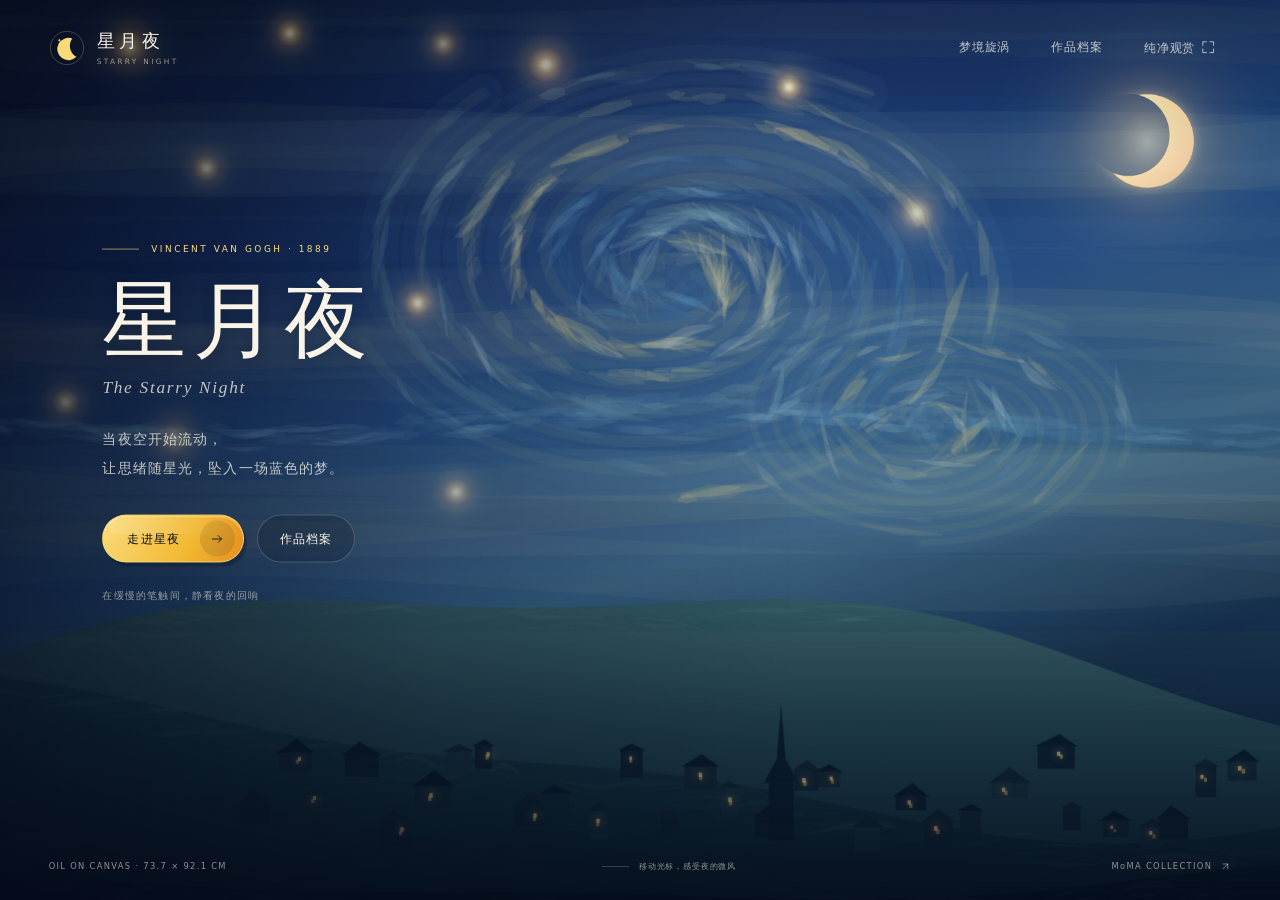
<file: starry-night.html>
<!DOCTYPE html>
<html lang="zh-CN">
<head>
  <meta charset="UTF-8" />
  <meta name="viewport" content="width=device-width, initial-scale=1.0" />
  <meta name="theme-color" content="#07142d" />
  <meta name="description" content="走进一幅会呼吸的星夜油画，在普鲁士蓝、暖金星光与连绵山丘之间，静看风缓缓流动。" />
  <link rel="icon" href="data:," />
  <title>星月夜 · The Starry Night</title>
  <style>
    :root {
      --prussian-950: 225 67% 6%;
      --prussian-900: 224 61% 10%;
      --indigo-800: 227 52% 19%;
      --ultramarine-700: 224 55% 30%;
      --cobalt-500: 214 52% 48%;
      --cobalt-300: 207 38% 65%;
      --gold-500: 42 88% 57%;
      --gold-300: 45 94% 73%;
      --amber-500: 34 79% 51%;
      --ivory-100: 46 58% 94%;
      --forest-900: 190 40% 9%;
      --sage-400: 158 17% 48%;
      --text: hsl(var(--ivory-100));
      --text-soft: hsl(var(--ivory-100) / 0.76);
      --text-muted: hsl(var(--ivory-100) / 0.56);
      --accent: hsl(var(--gold-300));
      --line: hsl(var(--ivory-100) / 0.2);
      --serif: "Noto Serif SC", "Source Han Serif SC", "Songti SC", "STSong", "SimSun", serif;
      --sans: "PingFang SC", "Hiragino Sans GB", "Microsoft YaHei", system-ui, sans-serif;
      --ease: cubic-bezier(0.22, 1, 0.36, 1);
      --z-scene: 0;
      --z-ui: 10;
      --z-pure: 20;
      --z-dialog: 40;
      --z-skip: 60;
    }

    * { box-sizing: border-box; margin: 0; padding: 0; }
    html, body { width: 100%; min-height: 100%; }
    body {
      overflow: hidden;
      background: hsl(var(--prussian-950));
      color: var(--text);
      font-family: var(--sans);
      -webkit-font-smoothing: antialiased;
    }
    button, a { -webkit-tap-highlight-color: transparent; }
    button { color: inherit; font: inherit; }
    a { color: inherit; text-decoration: none; }
    button:focus-visible, a:focus-visible {
      outline: 2px solid var(--accent);
      outline-offset: 5px;
    }
    ::selection { background: hsl(var(--gold-300) / 0.24); }
    .skip-link {
      position: fixed; top: 1rem; left: 1rem; z-index: var(--z-skip);
      padding: 0.75rem 1rem; transform: translateY(-180%);
      border-radius: 6px; background: var(--text); color: hsl(var(--prussian-950));
      transition: transform 180ms var(--ease);
    }
    .skip-link:focus { transform: translateY(0); }

    .experience, .scene {
      position: fixed; inset: 0; width: 100%; height: 100%; height: 100dvh;
    }
    .experience { isolation: isolate; overflow: hidden; }
    .scene {
      z-index: var(--z-scene);
      background:
        radial-gradient(ellipse at 55% 30%, hsl(var(--ultramarine-700) / 0.5), transparent 62%),
        hsl(var(--prussian-950));
    }
    .night-canvas { position: absolute; inset: 0; display: block; width: 100%; height: 100%; }
    .scene-shade {
      position: absolute; inset: 0; pointer-events: none;
      background:
        linear-gradient(90deg, hsl(var(--prussian-950) / 0.68), hsl(var(--prussian-950) / 0.2) 34%, transparent 62%),
        linear-gradient(0deg, hsl(var(--prussian-950) / 0.7), transparent 32%, transparent 82%, hsl(var(--prussian-950) / 0.18));
      transition: opacity 900ms var(--ease);
    }
    .is-pure .scene-shade { opacity: 0.12; }

    [data-ui] { transition: opacity 650ms var(--ease), visibility 650ms, transform 650ms var(--ease); }
    .is-pure [data-ui] { opacity: 0; visibility: hidden; pointer-events: none; }
    .topbar {
      position: absolute; z-index: var(--z-ui); top: 0; left: 0; right: 0;
      display: flex; align-items: center; justify-content: space-between;
      padding: 1.7rem clamp(1.5rem, 3.8vw, 4.6rem);
    }
    .brand { display: inline-flex; align-items: center; gap: 0.75rem; }
    .brand-symbol { width: 2.25rem; height: 2.25rem; color: var(--accent); }
    .brand-name { display: block; font-family: var(--serif); font-size: 1.1rem; letter-spacing: 0.26em; }
    .brand-subtitle { display: block; margin-top: 0.25rem; color: var(--text-muted); font-size: 0.46rem; letter-spacing: 0.32em; }
    .nav { display: flex; align-items: center; gap: 0.55rem; }
    .nav-button, .text-button {
      position: relative; min-height: 2.55rem; padding: 0.65rem 1rem;
      border: 0; border-radius: 999px; background: transparent;
      color: var(--text-soft); cursor: pointer; font-size: 0.72rem; letter-spacing: 0.08em;
      transition: color 220ms, background 220ms;
    }
    .nav-button:hover, .text-button:hover { color: var(--text); background: hsl(var(--ivory-100) / 0.07); }
    .nav-button[aria-pressed="true"] { color: var(--accent); background: hsl(var(--gold-300) / 0.08); }
    .nav-icon { width: 0.9rem; height: 0.9rem; margin-left: 0.35rem; vertical-align: -0.14rem; }

    .hero {
      position: absolute; z-index: var(--z-ui);
      left: clamp(1.5rem, 8vw, 9rem); top: 47%; transform: translateY(-50%);
      width: min(31rem, 42vw);
    }
    .hero-eyebrow { display: flex; align-items: center; gap: 0.75rem; color: var(--accent); font-size: 0.56rem; letter-spacing: 0.28em; }
    .hero-eyebrow::before { content: ""; width: 2.3rem; height: 1px; background: hsl(var(--gold-300) / 0.58); }
    .hero-title { margin-top: 1.35rem; font-family: var(--serif); font-weight: 400; text-wrap: balance; }
    .title-chinese { display: block; font-size: clamp(4rem, 6.6vw, 6rem); line-height: 1.06; letter-spacing: 0.08em; text-shadow: 0 2px 12px hsl(var(--prussian-950) / 0.25); }
    .title-english { display: block; margin-top: 0.8rem; color: var(--text-soft); font: italic 1.08rem Georgia, serif; letter-spacing: 0.1em; }
    .hero-lead { margin-top: 1.7rem; color: var(--text-soft); font-family: var(--serif); font-size: 0.88rem; line-height: 2.05; letter-spacing: 0.08em; text-wrap: pretty; }
    .hero-actions { display: flex; align-items: center; gap: 0.85rem; margin-top: 2rem; }
    .primary-action, .secondary-action {
      position: relative; min-height: 3rem; border-radius: 999px; cursor: pointer;
      font-size: 0.76rem; letter-spacing: 0.1em;
      transition: transform 240ms var(--ease), background 240ms;
    }
    .primary-action {
      display: inline-flex; align-items: center; gap: 1.25rem; padding: 0.35rem 0.45rem 0.35rem 1.5rem;
      border: 1px solid hsl(var(--gold-300) / 0.68);
      background: linear-gradient(112deg, hsl(var(--gold-300)), hsl(var(--gold-500)) 62%, hsl(var(--amber-500)));
      color: hsl(var(--prussian-950)); box-shadow: inset 0 2px 0 hsl(var(--ivory-100) / 0.34), 3px 4px 0 hsl(var(--prussian-950) / 0.25);
    }
    .primary-action::after {
      content: ""; position: absolute; inset: 3px 5px auto; height: 35%;
      border-radius: inherit; background: linear-gradient(100deg, hsl(var(--ivory-100) / 0.18), transparent);
      pointer-events: none;
    }
    .primary-action:hover, .secondary-action:hover { transform: translateY(-2px); }
    .action-arrow { display: grid; place-items: center; width: 2.2rem; height: 2.2rem; border-radius: 50%; background: hsl(var(--prussian-950) / 0.1); }
    .action-arrow svg { width: 1.05rem; height: 1.05rem; }
    .secondary-action { padding: 0.75rem 1.35rem; border: 1px solid var(--line); background: hsl(var(--prussian-950) / 0.22); color: var(--text); }
    .secondary-action:hover { background: hsl(var(--ivory-100) / 0.08); }
    .hero-note { margin-top: 1.6rem; color: var(--text-muted); font-family: var(--serif); font-size: 0.63rem; letter-spacing: 0.12em; }

    .scene-footer {
      position: absolute; z-index: var(--z-ui); left: clamp(1.5rem, 3.8vw, 4.6rem); right: clamp(1.5rem, 3.8vw, 4.6rem); bottom: 1.7rem;
      display: flex; align-items: center; justify-content: space-between;
      color: var(--text-muted); font-size: 0.52rem; letter-spacing: 0.16em;
    }
    .motion-hint { display: flex; align-items: center; gap: 0.6rem; font-family: var(--serif); letter-spacing: 0.1em; }
    .motion-hint::before { content: ""; width: 1.7rem; height: 1px; background: var(--line); }
    .collection-link { display: inline-flex; align-items: center; gap: 0.4rem; transition: color 200ms; }
    .collection-link:hover { color: var(--accent); }
    .collection-link svg { width: 0.8rem; height: 0.8rem; }

    .exit-pure {
      position: absolute; z-index: var(--z-pure); right: 1.7rem; bottom: 1.7rem;
      display: flex; align-items: center; gap: 0.65rem; padding: 0.65rem 0.85rem;
      border: 1px solid var(--line); border-radius: 999px; background: hsl(var(--prussian-950) / 0.48);
      color: var(--text-soft); cursor: pointer; opacity: 0.62; transition: opacity 200ms;
    }
    .exit-pure:hover { opacity: 1; }
    .exit-pure[hidden] { display: none; }
    .exit-pure svg { width: 0.95rem; height: 0.95rem; }
    .exit-pure span { font-size: 0.68rem; letter-spacing: 0.08em; }
    .exit-pure kbd { color: var(--text-muted); font: 0.5rem var(--sans); }

    .archive-dialog {
      position: fixed; inset: 0 0 0 auto; width: min(30rem, 100%); max-width: 100%; height: 100%; height: 100dvh; max-height: none;
      margin: 0; padding: 0; overflow: hidden; border: 0; border-radius: 0;
      background: linear-gradient(155deg, hsl(var(--indigo-800)), hsl(var(--forest-900)));
      color: var(--text); box-shadow: -4px 0 0 hsl(var(--prussian-950) / 0.24);
    }
    .archive-dialog[open] { animation: panel-in 450ms var(--ease) both; }
    .archive-dialog::backdrop { background: hsl(var(--prussian-950) / 0.66); backdrop-filter: blur(4px); }
    @keyframes panel-in { from { opacity: 0; transform: translateX(5%); } to { opacity: 1; transform: translateX(0); } }
    .archive-frame { display: flex; flex-direction: column; height: 100%; }
    .archive-header { display: flex; align-items: center; justify-content: space-between; padding: 1.5rem 2rem; border-bottom: 1px solid var(--line); color: var(--text-muted); font-size: 0.55rem; letter-spacing: 0.22em; }
    .archive-close { display: grid; place-items: center; width: 2.3rem; height: 2.3rem; border: 1px solid var(--line); border-radius: 50%; background: transparent; cursor: pointer; }
    .archive-close:hover { background: hsl(var(--ivory-100) / 0.08); }
    .archive-close svg { width: 1rem; height: 1rem; }
    .archive-content { flex: 1; padding: 2.6rem 2.2rem; overflow-y: auto; }
    .archive-overline { color: var(--accent); font-size: 0.6rem; letter-spacing: 0.18em; }
    .archive-content h2 { margin-top: 1.1rem; font-family: var(--serif); font-size: 2.8rem; font-weight: 400; letter-spacing: 0.12em; text-wrap: balance; }
    .archive-english { margin-top: 0.35rem; color: var(--text-soft); font: italic 1.05rem Georgia, serif; }
    .archive-rule { width: 100%; height: 1px; margin: 2rem 0; background: linear-gradient(90deg, hsl(var(--gold-300) / 0.45), transparent); }
    .archive-description { color: var(--text-soft); font-family: var(--serif); font-size: 0.88rem; line-height: 2.05; text-wrap: pretty; }
    .archive-facts { margin-top: 1.8rem; border-top: 1px solid var(--line); }
    .archive-facts > div { display: grid; grid-template-columns: 4.5rem 1fr; padding: 0.85rem 0; border-bottom: 1px solid var(--line); font-size: 0.74rem; line-height: 1.6; }
    .archive-facts dt { color: var(--text-muted); }
    .archive-facts dd { color: var(--text-soft); }
    .curatorial-note { margin-top: 1.8rem; padding: 1.1rem; border: 1px solid hsl(var(--gold-300) / 0.2); border-radius: 8px; background: hsl(var(--gold-300) / 0.035); }
    .curatorial-note h3 { color: var(--accent); font-family: var(--serif); font-size: 0.84rem; font-weight: 400; }
    .curatorial-note p { margin-top: 0.6rem; color: var(--text-soft); font-family: var(--serif); font-size: 0.8rem; line-height: 1.9; }
    .archive-link { display: inline-flex; align-items: center; gap: 0.6rem; margin-top: 1.8rem; padding-bottom: 0.3rem; border-bottom: 1px solid hsl(var(--gold-300) / 0.4); color: var(--accent); font-size: 0.72rem; }
    .archive-link svg { width: 0.95rem; height: 0.95rem; }
    .archive-footer { display: flex; justify-content: space-between; padding: 1.2rem 2rem; border-top: 1px solid var(--line); color: var(--text-muted); font-size: 0.5rem; letter-spacing: 0.18em; }

    @media (max-width: 900px) {
      .hero { left: 6vw; width: min(28rem, 56vw); }
      .brand-subtitle { display: none; }
    }
    @media (max-width: 700px) {
      .topbar { padding: 1.1rem 1.25rem; }
      .brand-symbol { width: 2rem; height: 2rem; }
      .brand-name { font-size: 1rem; }
      .nav { gap: 0.1rem; }
      .nav-button { min-height: 2.3rem; padding: 0.5rem 0.7rem; font-size: 0.66rem; }
      #nav-pure { display: none; }
      .hero { left: 1.5rem; right: 1.5rem; top: auto; bottom: 5.6rem; width: auto; transform: none; }
      .hero-eyebrow { font-size: 0.5rem; }
      .hero-title { margin-top: 1rem; }
      .title-chinese { font-size: clamp(3.7rem, 18vw, 5rem); }
      .title-english { margin-top: 0.5rem; font-size: 1rem; }
      .hero-lead { margin-top: 1rem; font-size: 0.8rem; }
      .hero-actions { margin-top: 1.3rem; }
      .primary-action, .secondary-action { min-height: 2.85rem; }
      .hero-note, .motion-hint { display: none; }
      .scene-shade { background: linear-gradient(0deg, hsl(var(--prussian-950) / 0.9), hsl(var(--prussian-950) / 0.18) 58%, transparent 82%); }
      .scene-footer { left: 1.5rem; right: 1.5rem; bottom: 1.25rem; justify-content: flex-end; }
      .art-medium { display: none; }
      .exit-pure { right: 1.2rem; bottom: 1.2rem; }
      .archive-content { padding: 2rem 1.6rem; }
      .archive-header { padding: 1.2rem 1.4rem; }
    }
    @media (max-height: 700px) and (min-width: 701px) {
      .hero { top: 49%; }
      .title-chinese { font-size: 4rem; }
      .hero-lead { margin-top: 1rem; }
      .hero-actions { margin-top: 1.2rem; }
      .hero-note { display: none; }
    }
    @media (prefers-reduced-motion: reduce) {
      *, *::before, *::after { animation-duration: 0.01ms !important; transition-duration: 0.01ms !important; }
    }
  </style>
</head>
<body>
  <a class="skip-link" href="#experience">跳至画境</a>
  <main class="experience" id="experience" aria-labelledby="page-title">
    <div class="scene" aria-hidden="true">
      <canvas class="night-canvas" id="night-canvas"></canvas>
      <div class="scene-shade"></div>
    </div>

    <header class="topbar" data-ui>
      <a class="brand" href="./starry-night.html" aria-label="星月夜首页">
        <svg class="brand-symbol" viewBox="0 0 40 40" fill="none" aria-hidden="true">
          <circle cx="20" cy="20" r="18.5" stroke="currentColor" stroke-opacity="0.28" />
          <path d="M25.8 9.5a12.4 12.4 0 1 0 4.7 20.3A13.8 13.8 0 0 1 25.8 9.5Z" fill="currentColor" />
          <circle cx="11.5" cy="11.5" r="1.2" fill="currentColor" />
        </svg>
        <span><span class="brand-name">星月夜</span><span class="brand-subtitle">STARRY NIGHT</span></span>
      </a>
      <nav class="nav" aria-label="画境控制">
        <button class="nav-button" id="atmosphere-toggle" type="button" aria-pressed="false">梦境旋涡</button>
        <button class="nav-button" id="nav-archive" type="button" aria-haspopup="dialog">作品档案</button>
        <button class="nav-button" id="nav-pure" type="button">纯净观赏<svg class="nav-icon" viewBox="0 0 16 16" fill="none" aria-hidden="true"><path d="M6 2H2v4M10 2h4v4M14 10v4h-4M6 14H2v-4" stroke="currentColor" stroke-linecap="round" /></svg></button>
      </nav>
    </header>

    <section class="hero" data-ui aria-label="星月夜作品导览">
      <div class="hero-eyebrow">VINCENT VAN GOGH · 1889</div>
      <h1 class="hero-title" id="page-title"><span class="title-chinese">星月夜</span><span class="title-english">The Starry Night</span></h1>
      <p class="hero-lead">当夜空开始流动，<br />让思绪随星光，坠入一场蓝色的梦。</p>
      <div class="hero-actions">
        <button class="primary-action" id="enter-pure" type="button"><span>走进星夜</span><span class="action-arrow"><svg viewBox="0 0 20 20" fill="none" aria-hidden="true"><path d="M4 10h11M11 6l4 4-4 4" stroke="currentColor" stroke-linecap="round" stroke-linejoin="round" /></svg></span></button>
        <button class="secondary-action" id="open-archive" type="button" aria-haspopup="dialog">作品档案</button>
      </div>
      <p class="hero-note">在缓慢的笔触间，静看夜的回响</p>
    </section>

    <footer class="scene-footer" data-ui>
      <span class="art-medium">OIL ON CANVAS · 73.7 × 92.1 CM</span>
      <span class="motion-hint">移动光标，感受夜的微风</span>
      <a class="collection-link" href="https://www.moma.org/collection/works/79802" target="_blank" rel="noopener noreferrer">MoMA COLLECTION<svg viewBox="0 0 16 16" fill="none" aria-hidden="true"><path d="M5 11 11 5M5 5h6v6" stroke="currentColor" stroke-linecap="round" stroke-linejoin="round" /></svg></a>
    </footer>

    <button class="exit-pure" id="exit-pure" type="button" hidden>
      <svg viewBox="0 0 18 18" fill="none" aria-hidden="true"><path d="M6 2H2v4M12 2h4v4M14 10v4h-4M6 14H2v-4" stroke="currentColor" stroke-linecap="round" /></svg>
      <span>退出纯净模式</span><kbd>ESC</kbd>
    </button>
  </main>

  <dialog class="archive-dialog" id="archive-dialog" aria-labelledby="archive-title">
    <article class="archive-frame">
      <header class="archive-header"><span>WORK ARCHIVE · 001</span><button class="archive-close" id="close-archive" type="button" aria-label="关闭作品档案"><svg viewBox="0 0 20 20" fill="none" aria-hidden="true"><path d="m5 5 10 10M15 5 5 15" stroke="currentColor" stroke-linecap="round" /></svg></button></header>
      <div class="archive-content">
        <p class="archive-overline">文森特·梵高 · 1889</p>
        <h2 id="archive-title">星月夜</h2>
        <p class="archive-english">The Starry Night</p>
        <div class="archive-rule"></div>
        <p class="archive-description">1889 年 6 月，梵高在法国圣雷米创作了这幅作品。翻涌的夜空、明亮的星月与沉静的村庄，在富有节奏感的笔触中相遇。</p>
        <dl class="archive-facts">
          <div><dt>媒介</dt><dd>布面油画</dd></div>
          <div><dt>尺寸</dt><dd>73.7 × 92.1 厘米</dd></div>
          <div><dt>创作地</dt><dd>法国 · 圣雷米</dd></div>
          <div><dt>收藏</dt><dd>纽约现代艺术博物馆</dd></div>
        </dl>
        <section class="curatorial-note" aria-labelledby="note-title"><h3 id="note-title">画境手记</h3><p>旋涡并非装饰，而是整幅画的呼吸。让目光顺着笔触缓慢移动，星空便有了时间。</p></section>
        <a class="archive-link" href="https://www.moma.org/collection/works/79802" target="_blank" rel="noopener noreferrer">前往 MoMA 查看馆藏<svg viewBox="0 0 18 18" fill="none" aria-hidden="true"><path d="M4 9h10M10 5l4 4-4 4" stroke="currentColor" stroke-linecap="round" stroke-linejoin="round" /></svg></a>
      </div>
      <footer class="archive-footer"><span>THE STARRY NIGHT</span><span>SAINT-RÉMY · 1889</span></footer>
    </article>
  </dialog>

  <script>
    const TAU = Math.PI * 2;

    function createSeededRandom(seed) {
      let state = seed >>> 0;
      return () => {
        state = (state + 0x6D2B79F5) >>> 0;
        let value = state;
        value = Math.imul(value ^ (value >>> 15), value | 1);
        value ^= value + Math.imul(value ^ (value >>> 7), value | 61);
        return ((value ^ (value >>> 14)) >>> 0) / 4294967296;
      };
    }

    function breathingValue(time, phase, frequency) {
      return 0.68 + 0.32 * (0.5 + 0.5 * Math.sin(time * frequency * TAU + phase));
    }

    function brushWidthAt(t, start, end, width) {
      if (t <= 0.5) return width * (start + (1 - start) * t * 2);
      return width * (1 - (1 - end) * (t - 0.5) * 2);
    }

    function createBrushSpec(random, minLength, maxLength) {
      return {
        length: minLength + random() * (maxLength - minLength),
        width: 2.4 + random() * 6.8,
        opacity: 0.12 + random() * 0.5,
        start: 0.06 + random() * 0.28,
        end: 0.18 + random() * 0.55,
        bend: (random() - 0.5) * 16,
        highlight: 0.08 + random() * 0.22,
      };
    }

    function qualityLevelFor(frameAverage, currentLevel) {
      if (frameAverage > 20) return Math.min(2, currentLevel + 1);
      if (frameAverage < 14) return Math.max(0, currentLevel - 1);
      return currentLevel;
    }

    function spiralPhase(radiusRatio, arm, armCount, turns = 1.45) {
      return arm * TAU / armCount + radiusRatio * TAU * turns;
    }

    function flowPosition(particle, time, centers, width, height, out = {}) {
      if (particle.type === 'spiral') {
        const center = centers[particle.center];
        const angle = particle.angle + time * particle.speed;
        const pulseAngle = time * 0.18 + particle.phase;
        const radius = particle.radius + Math.sin(pulseAngle) * particle.pulse;
        const radiusVelocity = Math.cos(pulseAngle) * particle.pulse * 0.18;
        const cos = Math.cos(angle);
        const sin = Math.sin(angle);
        const verticalDrift = Math.sin(time * 0.13 + particle.phase) * 3;
        out.x = center.x + cos * radius;
        out.y = center.y + sin * radius * particle.flatten + verticalDrift;
        const dx = -sin * radius * particle.speed + cos * radiusVelocity;
        const dy = (cos * radius * particle.speed + sin * radiusVelocity) * particle.flatten + Math.cos(time * 0.13 + particle.phase) * 0.39;
        out.angle = Math.atan2(dy, dx);
        return out;
      }
      const span = width + 240;
      const x = ((particle.baseX + time * particle.speed) % span + span) % span - 120;
      const primary = x * particle.frequency + particle.phase + time * 0.16;
      const secondary = x * particle.frequency * 0.43 - time * 0.09 + particle.phase;
      out.x = x;
      out.y = particle.baseY + Math.sin(primary) * particle.amplitude + Math.sin(secondary) * particle.amplitude * 0.35;
      const slope = Math.cos(primary) * particle.amplitude * particle.frequency + Math.cos(secondary) * particle.amplitude * 0.35 * particle.frequency * 0.43;
      out.angle = Math.atan2(slope, 1);
      return out;
    }

    function colorWithAlpha(hex, alpha) {
      const value = Number.parseInt(hex.slice(1), 16);
      return `rgba(${value >> 16},${value >> 8 & 255},${value & 255},${alpha})`;
    }

    function createSurface(width, height, ratio = 1) {
      const canvas = document.createElement('canvas');
      canvas.width = Math.max(1, Math.round(width * ratio));
      canvas.height = Math.max(1, Math.round(height * ratio));
      const context = canvas.getContext('2d', { alpha: true });
      context.setTransform(ratio, 0, 0, ratio, 0, 0);
      return { canvas, context, width, height, ratio };
    }

    function traceTaperedBrush(context, spec) {
      const steps = 18;
      context.beginPath();
      for (let index = 0; index <= steps; index += 1) {
        const t = index / steps;
        const x = t * spec.length;
        const y = Math.sin(t * Math.PI) * spec.bend;
        const half = brushWidthAt(t, spec.start, spec.end, spec.width) * 0.5;
        if (index === 0) context.moveTo(x, y - half);
        else context.lineTo(x, y - half);
      }
      for (let index = steps; index >= 0; index -= 1) {
        const t = index / steps;
        const x = t * spec.length;
        const y = Math.sin(t * Math.PI) * spec.bend;
        const half = brushWidthAt(t, spec.start, spec.end, spec.width) * 0.5;
        context.lineTo(x, y + half);
      }
      context.closePath();
    }

    function createBrushSprite(spec, color) {
      const pad = 9;
      const logicalWidth = spec.length + pad * 2;
      const logicalHeight = spec.width * 2.2 + Math.abs(spec.bend) + pad * 2;
      const surface = createSurface(logicalWidth, logicalHeight, 1.25);
      const context = surface.context;
      context.translate(pad, logicalHeight * 0.5);
      const under = { ...spec, width: spec.width * 1.35, bend: spec.bend * 1.04 };
      traceTaperedBrush(context, under);
      context.fillStyle = colorWithAlpha('#071a38', 0.34);
      context.fill();
      const gradient = context.createLinearGradient(0, 0, spec.length, 0);
      gradient.addColorStop(0, colorWithAlpha(color, 0.22));
      gradient.addColorStop(0.16, colorWithAlpha(color, 0.78));
      gradient.addColorStop(0.58, colorWithAlpha(color, 1));
      gradient.addColorStop(0.9, colorWithAlpha(color, 0.66));
      gradient.addColorStop(1, colorWithAlpha(color, 0.08));
      traceTaperedBrush(context, spec);
      context.fillStyle = gradient;
      context.fill();
      const highlight = { ...spec, width: Math.max(0.7, spec.width * 0.18), length: spec.length * 0.82, bend: spec.bend * 0.82 - 0.7 };
      context.translate(spec.length * 0.07, -spec.width * 0.18);
      traceTaperedBrush(context, highlight);
      context.fillStyle = colorWithAlpha('#e5e3bd', spec.highlight);
      context.fill();
      return { canvas: surface.canvas, width: logicalWidth, height: logicalHeight };
    }

    function createGlowSprite(kind) {
      const surface = createSurface(256, 256);
      const context = surface.context;
      const gradient = context.createRadialGradient(128, 128, 0, 128, 128, 128);
      if (kind === 'window') {
        gradient.addColorStop(0, 'rgba(255,232,154,0.96)');
        gradient.addColorStop(0.12, 'rgba(246,188,75,0.62)');
        gradient.addColorStop(0.42, 'rgba(224,139,46,0.16)');
        gradient.addColorStop(1, 'rgba(224,139,46,0)');
      } else if (kind === 'moon') {
        gradient.addColorStop(0, 'rgba(255,239,164,0.72)');
        gradient.addColorStop(0.18, 'rgba(247,201,87,0.44)');
        gradient.addColorStop(0.48, 'rgba(222,178,79,0.14)');
        gradient.addColorStop(0.78, 'rgba(129,151,120,0.035)');
        gradient.addColorStop(1, 'rgba(80,113,150,0)');
      } else {
        gradient.addColorStop(0, 'rgba(255,253,224,1)');
        gradient.addColorStop(0.055, 'rgba(255,239,151,0.98)');
        gradient.addColorStop(0.14, 'rgba(247,198,72,0.76)');
        gradient.addColorStop(0.3, 'rgba(232,164,53,0.34)');
        gradient.addColorStop(0.56, 'rgba(182,158,78,0.085)');
        gradient.addColorStop(0.82, 'rgba(95,131,156,0.018)');
        gradient.addColorStop(1, 'rgba(72,105,148,0)');
      }
      context.fillStyle = gradient;
      context.fillRect(0, 0, 256, 256);
      return surface.canvas;
    }

    function createMoonSprite(radius) {
      const size = radius * 2.7;
      const surface = createSurface(size, size, 1.5);
      const context = surface.context;
      const x = size * 0.5;
      const y = size * 0.5;
      const gradient = context.createLinearGradient(x - radius, y - radius, x + radius, y + radius);
      gradient.addColorStop(0, '#fff3af');
      gradient.addColorStop(0.42, '#f7ce57');
      gradient.addColorStop(1, '#d98b2e');
      context.fillStyle = gradient;
      context.shadowColor = 'rgba(247,196,75,0.48)';
      context.shadowBlur = radius * 0.36;
      context.beginPath();
      context.arc(x, y, radius, 0, TAU);
      context.fill();
      context.shadowBlur = 0;
      context.globalCompositeOperation = 'destination-out';
      context.beginPath();
      context.arc(x - radius * 0.4, y - radius * 0.13, radius * 0.88, 0, TAU);
      context.fill();
      context.globalCompositeOperation = 'source-over';
      return { canvas: surface.canvas, size };
    }

    function createNightRenderer(canvas) {
      const context = canvas.getContext('2d', { alpha: false, desynchronized: true });
      const motionQuery = window.matchMedia('(prefers-reduced-motion: reduce)');
      const finePointer = window.matchMedia('(pointer: fine)');
      const pointer = { x: 0, y: 0, targetX: 0, targetY: 0 };
      const centers = [];
      const flows = [];
      const stars = [];
      const windows = [];
      const state = {
        width: 0, height: 0, dpr: 1, quality: 0, atmosphere: 'breeze',
        flowTime: 0, lightTime: 0, lastFrame: 0, raf: 0, running: false,
        visible: !document.hidden, reduced: motionQuery.matches,
        averageFrameMs: 16.67, samples: 0, sampleTotal: 0, warmup: 0,
      };
      let skyBase;
      let landBase;
      let moon;
      let linenPattern;
      let resizeTimer;
      const starGlow = createGlowSprite('star');
      const moonGlow = createGlowSprite('moon');
      const windowGlow = createGlowSprite('window');
      const paintPalette = ['#315d96', '#4778a8', '#688fa9', '#8fa797', '#b5b78d', '#24477e', '#637f9d', '#d0c99b'];
      const random = createSeededRandom(1889);
      const rand = (min, max) => min + random() * (max - min);

      function hillY(x, base, amplitude, phase) {
        const ratio = x / state.width;
        return base - Math.sin(ratio * Math.PI + phase) * amplitude - Math.sin(ratio * TAU * 1.7 + phase) * amplitude * 0.18;
      }

      function traceHill(context, base, amplitude, phase) {
        context.beginPath();
        context.moveTo(0, state.height);
        context.lineTo(0, hillY(0, base, amplitude, phase));
        for (let x = 0; x <= state.width + 24; x += 24) context.lineTo(x, hillY(x, base, amplitude, phase));
        context.lineTo(state.width, state.height);
        context.closePath();
      }

      function paintStaticBrush(context, x, y, angle, spec, color, alphaScale = 1) {
        context.save();
        context.translate(x, y);
        context.rotate(angle);
        context.translate(-spec.length * 0.5, 0);
        traceTaperedBrush(context, spec);
        context.fillStyle = colorWithAlpha(color, spec.opacity * alphaScale);
        context.fill();
        context.restore();
      }

      function buildSky() {
        const surface = createSurface(state.width, state.height, state.dpr);
        const sky = surface.context;
        const base = sky.createLinearGradient(0, 0, state.width * 0.2, state.height);
        base.addColorStop(0, '#06132d');
        base.addColorStop(0.28, '#10265a');
        base.addColorStop(0.57, '#1d467c');
        base.addColorStop(0.78, '#365f7c');
        base.addColorStop(1, '#142e49');
        sky.fillStyle = base;
        sky.fillRect(0, 0, state.width, state.height);

        const glaze = sky.createRadialGradient(state.width * 0.55, state.height * 0.32, 0, state.width * 0.55, state.height * 0.32, state.width * 0.52);
        glaze.addColorStop(0, 'rgba(74,112,160,0.3)');
        glaze.addColorStop(0.5, 'rgba(41,74,133,0.12)');
        glaze.addColorStop(1, 'rgba(8,24,57,0)');
        sky.fillStyle = glaze;
        sky.fillRect(0, 0, state.width, state.height);

        for (let index = 0; index < 38; index += 1) {
          const y = rand(-state.height * 0.05, state.height * 0.7);
          const lift = rand(-state.height * 0.12, state.height * 0.12);
          sky.beginPath();
          sky.moveTo(-120, y);
          sky.bezierCurveTo(state.width * 0.24, y + lift, state.width * 0.64, y - lift * 0.7, state.width + 120, y + lift * 0.3);
          sky.strokeStyle = colorWithAlpha(paintPalette[index % paintPalette.length], rand(0.025, 0.075));
          sky.lineWidth = rand(18, 76);
          sky.lineCap = 'round';
          sky.stroke();
        }

        centers.forEach((center, centerIndex) => {
          const maxRadius = centerIndex === 0 ? Math.min(state.width * 0.27, state.height * 0.36) : Math.min(state.width * 0.17, state.height * 0.22);
          for (let arm = 0; arm < 5; arm += 1) {
            for (let layer = 0; layer < 2; layer += 1) {
              sky.beginPath();
              for (let step = 0; step <= 76; step += 1) {
                const t = step / 76;
                const angle = t * TAU * (1.45 + centerIndex * 0.25) + arm * TAU / 5 + centerIndex;
                const radius = maxRadius * (0.06 + t * 0.94);
                const x = center.x + Math.cos(angle) * radius;
                const y = center.y + Math.sin(angle) * radius * center.flatten;
                if (step === 0) sky.moveTo(x, y);
                else sky.lineTo(x, y);
              }
              sky.strokeStyle = layer === 0 ? 'rgba(75,119,157,0.09)' : 'rgba(174,180,137,0.075)';
              sky.lineWidth = layer === 0 ? maxRadius * 0.12 : maxRadius * 0.035;
              sky.lineCap = 'round';
              sky.lineJoin = 'round';
              sky.stroke();
            }
          }
        });

        const strokePalette = ['#386a9b', '#5686a7', '#79a0ad', '#a9b394', '#c7bf88'];
        for (let index = 0; index < 560; index += 1) {
          const spec = createBrushSpec(random, 18, 88);
          spec.width = rand(4, 14);
          spec.opacity = rand(0.06, 0.22);
          spec.bend = spec.length * rand(-0.075, 0.075);
          let x;
          let y;
          let angle;
          if (index % 4 !== 0) {
            const centerIndex = Math.floor(index / 5) % 6 === 0 ? 1 : 0;
            const center = centers[centerIndex];
            const arm = index % 5;
            const ratio = rand(0.08, 1);
            const maxRadius = centerIndex === 0 ? Math.min(state.width * 0.27, state.height * 0.36) : Math.min(state.width * 0.17, state.height * 0.22);
            const phase = spiralPhase(ratio, arm, 5, 1.45 + centerIndex * 0.25) + centerIndex;
            const radius = maxRadius * ratio + rand(-5, 5);
            x = center.x + Math.cos(phase) * radius;
            y = center.y + Math.sin(phase) * radius * center.flatten;
            angle = Math.atan2(Math.cos(phase) * center.flatten, -Math.sin(phase)) + rand(-0.09, 0.09);
            paintStaticBrush(sky, x, y, angle, spec, strokePalette[(arm + centerIndex) % strokePalette.length]);
          } else {
            const lane = index % 4;
            const phase = lane * 1.35;
            const frequency = 0.0065 + lane * 0.0007;
            x = rand(-40, state.width + 40);
            y = state.height * (0.47 + lane * 0.055) + Math.sin(x * frequency + phase) * (15 + lane * 4) + rand(-9, 9);
            angle = Math.atan(Math.cos(x * frequency + phase) * (15 + lane * 4) * frequency) + rand(-0.08, 0.08);
            paintStaticBrush(sky, x, y, angle, spec, strokePalette[(lane + 1) % strokePalette.length]);
          }
        }
        skyBase = surface.canvas;
      }

      function drawHill(context, base, amplitude, phase, topColor, bottomColor) {
        traceHill(context, base, amplitude, phase);
        const gradient = context.createLinearGradient(0, base - amplitude, 0, state.height);
        gradient.addColorStop(0, topColor);
        gradient.addColorStop(1, bottomColor);
        context.fillStyle = gradient;
        context.fill();
        for (let index = 0; index < 90; index += 1) {
          const x = rand(0, state.width);
          const y = hillY(x, base, amplitude, phase) + rand(2, 24);
          const spec = createBrushSpec(random, 30, 120);
          spec.width = rand(2, 7);
          spec.opacity = rand(0.035, 0.12);
          paintStaticBrush(context, x, y, rand(-0.14, 0.12), spec, index % 2 ? '#608176' : '#274f58');
        }
      }

      function buildVillage(context) {
        windows.length = 0;
        const scale = Math.max(0.65, Math.min(1.2, state.width / 1350));
        const houseColors = ['#102a3a', '#142f3c', '#193744', '#0d2636'];
        for (let index = 0; index < 30; index += 1) {
          const x = state.width * 0.19 + index / 30 * state.width * 0.8 + rand(-9, 9);
          const houseWidth = rand(17, 39) * scale;
          const houseHeight = rand(14, 34) * scale;
          const y = state.height * rand(0.85, 0.95);
          context.fillStyle = houseColors[index % houseColors.length];
          context.fillRect(x, y - houseHeight, houseWidth, houseHeight);
          context.beginPath();
          context.moveTo(x - 3, y - houseHeight);
          context.lineTo(x + houseWidth * rand(0.4, 0.6), y - houseHeight - houseWidth * rand(0.3, 0.48));
          context.lineTo(x + houseWidth + 3, y - houseHeight);
          context.closePath();
          context.fillStyle = index % 2 ? '#0a2131' : '#122c39';
          context.fill();
          if (index % 3 !== 0) {
            const wx = x + houseWidth * rand(0.28, 0.65);
            const wy = y - houseHeight * rand(0.48, 0.7);
            const size = rand(2.2, 3.8) * scale;
            context.fillStyle = 'rgba(229,180,83,0.68)';
            context.fillRect(wx, wy, size, size * 1.35);
            windows.push({ x: wx + size * 0.5, y: wy + size * 0.65, size, phase: rand(0, TAU), frequency: rand(0.045, 0.095) });
          }
        }
        const churchX = state.width * 0.61;
        const churchY = state.height * 0.93;
        const churchHeight = state.height * 0.15;
        context.fillStyle = '#0a2232';
        context.fillRect(churchX - 13 * scale, churchY - churchHeight * 0.42, 26 * scale, churchHeight * 0.42);
        context.beginPath();
        context.moveTo(churchX - 18 * scale, churchY - churchHeight * 0.42);
        context.lineTo(churchX, churchY - churchHeight * 0.66);
        context.lineTo(churchX + 18 * scale, churchY - churchHeight * 0.42);
        context.closePath();
        context.fill();
        context.beginPath();
        context.moveTo(churchX - 4.5 * scale, churchY - churchHeight * 0.61);
        context.lineTo(churchX, churchY - churchHeight);
        context.lineTo(churchX + 4.5 * scale, churchY - churchHeight * 0.61);
        context.closePath();
        context.fill();
      }

      function buildLand() {
        const surface = createSurface(state.width, state.height, state.dpr);
        const land = surface.context;
        drawHill(land, state.height * 0.76, state.height * 0.105, 0.25, '#315761', '#173745');
        drawHill(land, state.height * 0.84, state.height * 0.08, 1.9, '#1b414b', '#0d2938');
        buildVillage(land);
        drawHill(land, state.height * 0.96, state.height * 0.035, 3.1, '#0c2733', '#061725');
        const haze = land.createLinearGradient(0, state.height * 0.74, 0, state.height);
        haze.addColorStop(0, 'rgba(105,133,125,0.06)');
        haze.addColorStop(0.45, 'rgba(19,46,59,0)');
        haze.addColorStop(1, 'rgba(3,15,27,0.32)');
        land.fillStyle = haze;
        land.fillRect(0, state.height * 0.7, state.width, state.height * 0.3);
        landBase = surface.canvas;
      }

      function buildFlows() {
        flows.length = 0;
        const compact = state.width < 700;
        const count = compact ? 92 : Math.min(190, Math.max(140, Math.floor(state.width * state.height / 7800)));
        const flowPalette = ['#4c7fa5', '#6e99ad', '#92aca8', '#b8b991', '#d0c58b'];
        for (let index = 0; index < count; index += 1) {
          const spiral = index % 4 !== 0;
          const spec = createBrushSpec(random, compact ? 16 : 20, compact ? 56 : 76);
          spec.width = rand(3.8, compact ? 6.8 : 11);
          spec.opacity = rand(0.1, 0.29);
          spec.bend = spec.length * rand(-0.085, 0.085);
          spec.highlight = rand(0.035, 0.12);
          let particle;
          let colorIndex = index % flowPalette.length;
          if (spiral) {
            const arm = index % 5;
            const centerIndex = Math.floor(index / 5) % 6 === 0 ? 1 : 0;
            const center = centers[centerIndex];
            const maxRadius = centerIndex === 0 ? Math.min(state.width * 0.27, state.height * 0.36) : Math.min(state.width * 0.17, state.height * 0.22);
            const ratio = rand(0.1, 1);
            particle = {
              type: 'spiral', center: centerIndex,
              radius: maxRadius * ratio,
              angle: spiralPhase(ratio, arm, 5, 1.45 + centerIndex * 0.25) + centerIndex + rand(-0.045, 0.045),
              speed: (centerIndex === 0 ? 0.022 : -0.018) * rand(0.98, 1.02),
              flatten: center.flatten, phase: rand(0, TAU), pulse: rand(1.5, 6),
            };
            colorIndex = (arm + centerIndex) % flowPalette.length;
          } else {
            const lane = index % 4;
            const phase = lane * 1.35;
            particle = {
              type: 'wave', baseX: rand(0, state.width),
              baseY: state.height * (0.47 + lane * 0.055) + rand(-10, 10),
              speed: rand(6, 11), amplitude: 15 + lane * 4,
              frequency: 0.0065 + lane * 0.0007, phase,
            };
            colorIndex = (lane + 1) % flowPalette.length;
          }
          particle.spec = spec;
          particle.sprite = createBrushSprite(spec, flowPalette[colorIndex]);
          particle.position = {};
          flows.push(particle);
        }
      }

      function buildCelestials() {
        stars.length = 0;
        const positions = [
          [0.105, 0.055], [0.23, 0.04], [0.35, 0.052], [0.43, 0.075],
          [0.62, 0.1], [0.165, 0.19], [0.72, 0.24], [0.33, 0.34],
          [0.055, 0.45], [0.14, 0.49], [0.36, 0.55],
        ];
        positions.forEach((position, index) => {
          stars.push({
            x: position[0] * state.width, y: position[1] * state.height,
            radius: Math.max(6, Math.min(state.width, state.height) * (index % 3 === 0 ? 0.017 : 0.013)),
            phase: index * 1.73 + 0.4, frequency: 0.055 + (index % 5) * 0.012,
          });
        });
        moon = {
          x: state.width * 0.9, y: state.height * 0.16,
          radius: Math.max(24, Math.min(state.width, state.height) * 0.052),
          phase: 1.2, sprite: null,
        };
        moon.sprite = createMoonSprite(moon.radius);
      }

      function buildLinen() {
        const surface = createSurface(96, 96);
        const linen = surface.context;
        const rng = createSeededRandom(73);
        for (let index = 0; index < 96; index += 3) {
          linen.fillStyle = `rgba(239,230,193,${0.025 + rng() * 0.035})`;
          linen.fillRect(index, 0, 0.55, 96);
          linen.fillStyle = `rgba(3,15,32,${0.035 + rng() * 0.05})`;
          linen.fillRect(0, index, 96, 0.55);
        }
        for (let index = 0; index < 260; index += 1) {
          linen.fillStyle = rng() > 0.5 ? 'rgba(255,244,207,0.055)' : 'rgba(2,13,28,0.06)';
          linen.fillRect(rng() * 96, rng() * 96, 0.7 + rng(), 0.5 + rng() * 0.7);
        }
        linenPattern = context.createPattern(surface.canvas, 'repeat');
      }

      function buildScene() {
        centers.length = 0;
        centers.push(
          { x: state.width * (state.width < 700 ? 0.52 : 0.53), y: state.height * (state.width < 700 ? 0.27 : 0.31), flatten: 0.68 },
          { x: state.width * 0.73, y: state.height * 0.47, flatten: 0.61 },
        );
        buildSky();
        buildLand();
        buildFlows();
        buildCelestials();
        buildLinen();
      }

      function drawFlows(offsetX, offsetY) {
        const activeCount = Math.floor(flows.length * [1, 0.72, 0.46][state.quality]);
        const opacityScale = state.atmosphere === 'dream' ? 1 : 0.74;
        context.globalCompositeOperation = 'screen';
        for (let index = 0; index < activeCount; index += 1) {
          const particle = flows[index];
          const position = flowPosition(particle, state.flowTime, centers, state.width, state.height, particle.position);
          const sprite = particle.sprite;
          context.save();
          context.translate(position.x + offsetX, position.y + offsetY);
          context.rotate(position.angle);
          context.globalAlpha = particle.spec.opacity * opacityScale;
          context.drawImage(sprite.canvas, -sprite.width * 0.5, -sprite.height * 0.5, sprite.width, sprite.height);
          context.restore();
        }
        context.globalCompositeOperation = 'source-over';
        context.globalAlpha = 1;
      }

      function drawCelestials(offsetX, offsetY) {
        context.globalCompositeOperation = 'screen';
        stars.forEach(star => {
          const breath = breathingValue(state.lightTime, star.phase, star.frequency);
          const size = star.radius * (7.2 + breath * 0.65);
          context.globalAlpha = breath * 0.92;
          context.drawImage(starGlow, star.x + offsetX - size * 0.5, star.y + offsetY - size * 0.5, size, size);
        });
        const moonBreath = breathingValue(state.lightTime, moon.phase, 0.045);
        const glowSize = moon.radius * (6.4 + moonBreath * 0.5);
        context.globalAlpha = moonBreath * 0.78;
        context.drawImage(moonGlow, moon.x + offsetX - glowSize * 0.5, moon.y + offsetY - glowSize * 0.5, glowSize, glowSize);
        context.globalAlpha = 0.94 + moonBreath * 0.06;
        const spriteSize = moon.sprite.size;
        context.drawImage(moon.sprite.canvas, moon.x + offsetX - spriteSize * 0.5, moon.y + offsetY - spriteSize * 0.5, spriteSize, spriteSize);
        context.globalCompositeOperation = 'source-over';
        context.globalAlpha = 1;
      }

      function drawWindows(offsetX, offsetY) {
        context.globalCompositeOperation = 'screen';
        windows.forEach(windowLight => {
          const breath = breathingValue(state.lightTime, windowLight.phase, windowLight.frequency);
          const size = windowLight.size * 7;
          context.globalAlpha = 0.16 + breath * 0.32;
          context.drawImage(windowGlow, windowLight.x + offsetX - size * 0.5, windowLight.y + offsetY - size * 0.5, size, size);
          context.globalAlpha = 0.36 + breath * 0.44;
          context.fillStyle = '#f5cf78';
          context.fillRect(windowLight.x + offsetX - windowLight.size * 0.5, windowLight.y + offsetY - windowLight.size * 0.65, windowLight.size, windowLight.size * 1.3);
        });
        context.globalCompositeOperation = 'source-over';
        context.globalAlpha = 1;
      }

      function draw() {
        if (!skyBase || !landBase) return;
        pointer.x += (pointer.targetX - pointer.x) * 0.025;
        pointer.y += (pointer.targetY - pointer.y) * 0.025;
        const skyX = state.reduced ? 0 : pointer.x * 4;
        const skyY = state.reduced ? 0 : pointer.y * 2.5;
        const landX = state.reduced ? 0 : pointer.x * 0.7;
        const landY = state.reduced ? 0 : pointer.y * 0.35;
        context.setTransform(state.dpr, 0, 0, state.dpr, 0, 0);
        context.globalCompositeOperation = 'source-over';
        context.globalAlpha = 1;
        context.drawImage(skyBase, -7 + skyX, -7 + skyY, state.width + 14, state.height + 14);
        drawFlows(skyX * 1.3, skyY * 1.3);
        drawCelestials(skyX * 1.5, skyY * 1.5);
        context.drawImage(landBase, -4 + landX, -4 + landY, state.width + 8, state.height + 8);
        drawWindows(landX, landY);
        if (linenPattern) {
          context.globalCompositeOperation = 'soft-light';
          context.globalAlpha = 0.22;
          context.fillStyle = linenPattern;
          context.fillRect(0, 0, state.width, state.height);
          context.globalCompositeOperation = 'source-over';
          context.globalAlpha = 1;
        }
      }

      function resize() {
        state.width = Math.max(1, canvas.clientWidth);
        state.height = Math.max(1, canvas.clientHeight);
        state.dpr = Math.min(window.devicePixelRatio || 1, state.width < 700 ? 1.2 : 1.45);
        canvas.width = Math.round(state.width * state.dpr);
        canvas.height = Math.round(state.height * state.dpr);
        buildScene();
        draw();
      }

      function loop(timestamp) {
        if (!state.running || !state.visible) return;
        const rawMs = state.lastFrame ? timestamp - state.lastFrame : 16.67;
        const delta = Math.min(0.05, Math.max(0.001, rawMs / 1000));
        state.lastFrame = timestamp;
        if (!state.reduced) {
          state.flowTime += delta * (state.atmosphere === 'dream' ? 1.25 : 0.52);
          state.lightTime += delta;
        }
        draw();
        if (state.warmup < 45) state.warmup += 1;
        else if (rawMs > 0 && rawMs < 100) {
          state.sampleTotal += rawMs;
          state.samples += 1;
          if (state.samples >= 120) {
            state.averageFrameMs = state.sampleTotal / state.samples;
            state.quality = qualityLevelFor(state.averageFrameMs, state.quality);
            state.samples = 0;
            state.sampleTotal = 0;
          }
        }
        state.raf = requestAnimationFrame(loop);
      }

      function start() {
        if (state.running || state.reduced || !state.visible) return;
        state.running = true;
        state.lastFrame = 0;
        state.raf = requestAnimationFrame(loop);
      }

      function stop() {
        state.running = false;
        cancelAnimationFrame(state.raf);
      }

      function onResize() {
        clearTimeout(resizeTimer);
        resizeTimer = setTimeout(resize, 160);
      }

      window.addEventListener('resize', onResize);
      window.addEventListener('pointermove', event => {
        if (!finePointer.matches || state.reduced) return;
        pointer.targetX = (event.clientX / state.width - 0.5) * 2;
        pointer.targetY = (event.clientY / state.height - 0.5) * 2;
      }, { passive: true });
      document.documentElement.addEventListener('pointerleave', () => { pointer.targetX = 0; pointer.targetY = 0; });
      document.addEventListener('visibilitychange', () => {
        state.visible = !document.hidden;
        if (state.visible) start();
        else stop();
      });
      motionQuery.addEventListener('change', event => {
        state.reduced = event.matches;
        if (state.reduced) { stop(); draw(); }
        else start();
      });

      resize();
      start();
      return {
        setAtmosphere(mode) { state.atmosphere = mode === 'dream' ? 'dream' : 'breeze'; },
        getPerformance() {
          return {
            averageFrameMs: state.averageFrameMs,
            fps: 1000 / state.averageFrameMs,
            quality: state.quality,
            activeFlows: Math.floor(flows.length * [1, 0.72, 0.46][state.quality]),
            dpr: state.dpr,
            samples: state.samples,
          };
        },
        redraw: draw,
      };
    }

    function setupInterface(renderer) {
      const dialog = document.getElementById('archive-dialog');
      const pureButton = document.getElementById('enter-pure');
      const exitButton = document.getElementById('exit-pure');
      const atmosphereButton = document.getElementById('atmosphere-toggle');
      let pure = false;
      let dream = false;

      function setPure(next) {
        pure = next;
        document.body.classList.toggle('is-pure', next);
        exitButton.hidden = !next;
        document.querySelectorAll('[data-ui]').forEach(element => { element.inert = next; });
        if (next) exitButton.focus({ preventScroll: true });
        else pureButton.focus({ preventScroll: true });
      }

      function openArchive() {
        if (pure) setPure(false);
        if (!dialog.open) dialog.showModal();
      }

      pureButton.addEventListener('click', () => setPure(true));
      document.getElementById('nav-pure').addEventListener('click', () => setPure(true));
      exitButton.addEventListener('click', () => setPure(false));
      document.getElementById('open-archive').addEventListener('click', openArchive);
      document.getElementById('nav-archive').addEventListener('click', openArchive);
      document.getElementById('close-archive').addEventListener('click', () => dialog.close());
      atmosphereButton.addEventListener('click', () => {
        dream = !dream;
        atmosphereButton.setAttribute('aria-pressed', String(dream));
        atmosphereButton.textContent = dream ? '宁静微风' : '梦境旋涡';
        renderer.setAtmosphere(dream ? 'dream' : 'breeze');
      });
      dialog.addEventListener('click', event => {
        if (event.target !== dialog) return;
        const bounds = dialog.getBoundingClientRect();
        if (event.clientX < bounds.left || event.clientX > bounds.right || event.clientY < bounds.top || event.clientY > bounds.bottom) dialog.close();
      });
      document.addEventListener('keydown', event => {
        if (event.key === 'Escape' && pure && !dialog.open) setPure(false);
      });
    }

    function boot() {
      const renderer = createNightRenderer(document.getElementById('night-canvas'));
      setupInterface(renderer);
      window.__starryNight = renderer;
    }

    if (typeof document !== 'undefined') boot();
  </script>
</body>
</html>
</file>
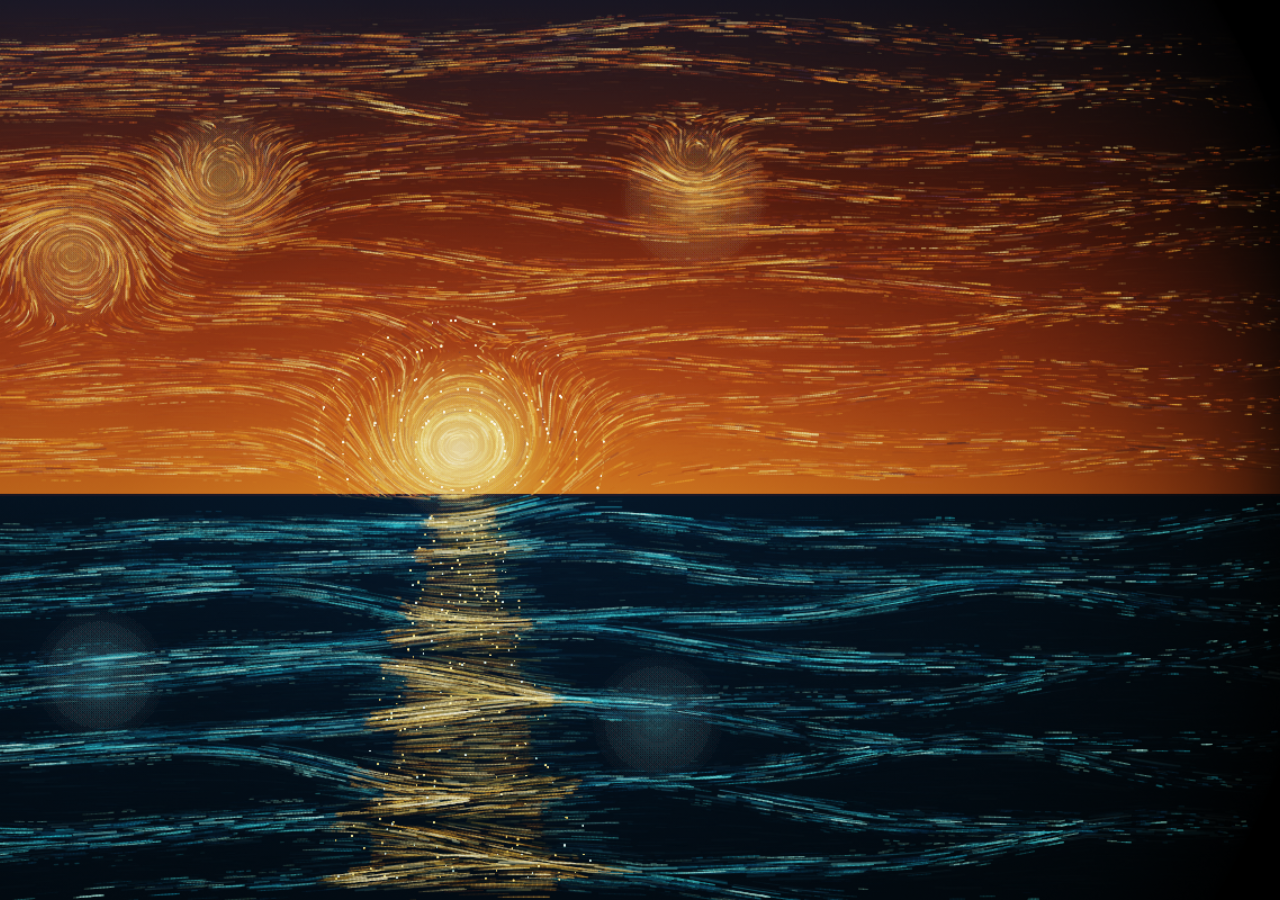
<file: demo/cicada-opening.html>
<!doctype html>
<html lang="zh-CN">
<head>
<meta charset="utf-8">
<meta name="viewport" content="width=device-width,initial-scale=1">
<meta name="theme-color" content="#140e0a">
<title>蝉鸣止于逢魔时 · 开场动画</title>
<style>
  *{box-sizing:border-box}
  html,body{margin:0;height:100%;background:#140e0a;overflow:hidden;
    font-family:"Noto Serif SC","Songti SC",SimSun,serif;}
  #frame{position:fixed;inset:0;width:100vw;height:100svh;overflow:hidden;background:#0d141c}
  #frame canvas{position:absolute;left:50%;top:50%;transform:translate(-50%,-50%);
    width:max(100vw,160svh);height:max(100svh,62.5vw);display:block}
  /* 裸标题：无任何框 / 背景容器，仅字与光晕 */
  #title{position:absolute;left:50%;top:50%;transform:translate(-50%,-46%);max-width:92vw;
    text-align:center;pointer-events:none;font-weight:400;
    font-size:clamp(20px,5.6vw,56px);line-height:1.7;letter-spacing:.3em;
    color:#ffe9c4;text-shadow:0 0 18px rgba(20,10,6,.9),0 0 46px rgba(20,10,6,.65),0 0 60px rgba(246,187,94,.30);
    opacity:0;transition:opacity 2.6s ease,transform 2.6s ease}
  #title.show{opacity:1;transform:translate(-50%,-50%)}
  @media(prefers-reduced-motion:reduce){#title{transition:none}}
</style>
</head>
<body>
<div id="frame">
  <canvas id="sky" role="img" aria-label="蝉鸣止于逢魔时开场：橙金涡卷天空围绕半升落日，深青海面泛起金色倒影，笔触缓慢生长成画后浮现剧名。"></canvas>
  <div id="title">蝉鸣止于逢魔时</div>
</div>

<script>
'use strict';
/* ============================================================
   蝉鸣止于逢魔时 · 开场动画（单文件 / 零依赖 / 无外部资源）
   复刻目标：橙金涡卷天空 + 半升落日同心光晕 + 深青海面金色倒影
   管线：Canvas2D 粒子笔触 → WebGL2 浮点拖尾累积 → 辉光 → ACES
   开场：数处光辉点燃后缓慢蔓延成画，完成后中央浮现裸标题（纯全屏，无 UI）
   ============================================================ */

const TAU = Math.PI * 2;
const W = 1.6, H = 1;
const HOR = 0.55;                          // 海平线
const SUN = { x: 0.60, y: 0.50, r: 0.10 }; // 半升落日
const $ = s => document.querySelector(s);

const skyEl = $('#sky'), frameEl = $('#frame'), titleEl = $('#title');
const reducedMotion = matchMedia('(prefers-reduced-motion: reduce)').matches;

/* 固定参数：开场动画专用，不提供调节面板 */
const params = { speed: 3.00, density: 20500, bloom: 0.00, exposure: 0.80 };

let seed = 18890601;
function rnd() { seed = (Math.imul(seed, 1664525) + 1013904223) >>> 0; return seed / 4294967296; }

/* ---------- 天空涡卷 ---------- */
const VORT = [
  { x: 0.17, y: 0.28, r: 0.075, s: 0.16, warm: true },
  { x: 0.335, y: 0.205, r: 0.055, s: -0.14, warm: true },
  { x: 0.02, y: 0.26, r: 0.050, s: 0.12, warm: true },
  { x: 0.86, y: 0.18, r: 0.042, s: -0.10, warm: true },
  { x: SUN.x, y: SUN.y, r: SUN.r, s: -0.20, warm: true },
];
/* ---------- 流线带：天空细浪 / 海面涌浪 ---------- */
const SKY_BANDS = [
  { y0: 0.045, A: 0.012, k: 5.0, p: 0.4 },
  { y0: 0.085, A: 0.014, k: 4.4, p: 1.7 },
  { y0: 0.125, A: 0.016, k: 6.1, p: 2.9 },
  { y0: 0.165, A: 0.014, k: 5.6, p: 0.9 },
  { y0: 0.205, A: 0.017, k: 4.2, p: 2.2 },
  { y0: 0.245, A: 0.015, k: 6.6, p: 1.1 },
  { y0: 0.285, A: 0.016, k: 5.1, p: 3.4 },
  { y0: 0.325, A: 0.014, k: 4.7, p: 0.6 },
  { y0: 0.365, A: 0.015, k: 6.3, p: 2.5 },
  { y0: 0.405, A: 0.013, k: 5.4, p: 1.4 },
  { y0: 0.445, A: 0.012, k: 6.9, p: 3.0 },
  { y0: 0.485, A: 0.010, k: 5.8, p: 0.2 },
  { y0: 0.520, A: 0.008, k: 6.4, p: 1.9 },
];
const SEA_BANDS = [
  { y0: 0.585, A: 0.014, k: 6.5, p: 0.3 },
  { y0: 0.630, A: 0.017, k: 5.4, p: 1.4 },
  { y0: 0.675, A: 0.020, k: 6.9, p: 2.6 },
  { y0: 0.720, A: 0.022, k: 5.9, p: 0.8 },
  { y0: 0.765, A: 0.024, k: 6.4, p: 2.0 },
  { y0: 0.810, A: 0.025, k: 5.2, p: 1.1 },
  { y0: 0.855, A: 0.026, k: 6.7, p: 3.2 },
  { y0: 0.900, A: 0.027, k: 5.6, p: 0.5 },
  { y0: 0.945, A: 0.027, k: 6.2, p: 2.3 },
  { y0: 0.990, A: 0.026, k: 5.0, p: 1.6 },
];
const bandY = (b, x) => b.y0 + b.A * Math.sin(b.k * x + b.p) + 0.006 * Math.sin(b.k * 2.3 * x + b.p * 1.7);
const bandD = (b, x) => b.A * b.k * Math.cos(b.k * x + b.p) + 0.006 * b.k * 2.3 * Math.cos(b.k * 2.3 * x + b.p * 1.7);
const reflW = y => 0.035 + 0.30 * Math.max(0, y - HOR);   // 金色倒影随深度展宽

function field(x, y) {
  const sea = y >= HOR;
  const bands = sea ? SEA_BANDS : SKY_BANDS;
  let vx = sea ? 0.13 + 0.03 * Math.sin(y * 23 + x * 5) : 0.10 + 0.02 * Math.sin(y * 17 + x * 3);
  let vy = 0;
  // 沿最近流带的切线方向走，形成起伏的横向流线
  let best = 1e9, bw = 0, bd = 0;
  for (const b of bands) {
    const d = y - bandY(b, x);
    const w = Math.exp(-((d / 0.035) ** 2));
    if (w > bw) { bw = w; bd = bandD(b, x); }
    if (Math.abs(d) < best) best = Math.abs(d);
  }
  vy += bw * bd * vx * 0.9;
  // 天空涡卷 + 落日旋涡
  let gmax = 0, rx = 0, ry = 0;
  for (const v of VORT) {
    const dx = x - v.x, dy = (y - v.y) / 0.85;
    const r2 = dx * dx + dy * dy;
    const cut = v.r * 3.4;
    if (r2 > cut * cut) continue;
    const g = Math.exp(-r2 / (2 * v.r * v.r));
    if (g > gmax) gmax = g;
    const a = v.s * g / Math.sqrt(r2 + 0.0012);
    const sink = 0.16 * g;
    rx += -dy * a - dx * sink;
    ry += dx * a * 0.85 - dy * sink * 0.85;
  }
  const damp = sea ? 0.35 : 1;   // 海面以下涡卷减弱
  vx = vx * (1 - 0.7 * gmax * damp) + rx * damp;
  vy = vy * (1 - 0.7 * gmax * damp) + ry * damp;
  return [vx, vy];
}

function emphasis(x, y) {
  const sea = y >= HOR;
  let s = sea ? 0.05 : 0.06;
  for (const b of (sea ? SEA_BANDS : SKY_BANDS)) {
    const d = y - bandY(b, x);
    s = Math.max(s, (sea ? 1.0 : 0.95) * Math.exp(-((d / (sea ? 0.011 : 0.010)) ** 2)));
  }
  if (!sea) {
    for (const v of VORT) {
      const r = Math.hypot(x - v.x, (y - v.y) / 0.85) / v.r;
      if (r > 3.6) continue;
      const ang = Math.atan2((y - v.y) / 0.85, x - v.x);
      const brush = 0.78 + 0.22 * Math.sin(ang * 2 + Math.log(r + 0.15) * 2.4 + v.x * 4);
      s = Math.max(s, Math.exp(-(((r - 1.05) / 0.68) ** 2)) * brush * 0.9);
    }
    // 落日同心光环（仅海平线以上）
    const d = Math.hypot(x - SUN.x, (y - SUN.y) / 0.9) / SUN.r;
    for (const rr of [0.45, 0.7, 0.95, 1.25, 1.6]) {
      s = Math.max(s, 1.0 * Math.exp(-(((d - rr) / 0.07) ** 2)));
    }
  } else {
    // 倒影列：浪尖上的金色更亮
    const g = Math.exp(-(((x - SUN.x) / reflW(y)) ** 2));
    s = Math.max(s, 0.5 * g);
  }
  return Math.min(1, s);
}

/* ---------- 配色：天空暖橙 / 海面深青 / 倒影金 / 日核米白 ---------- */
const SKY = ['#3b3247', '#7a3a22', '#a85426', '#cf752c', '#e8963c', '#f6bb5e', '#ffdf9a'];
const SEA = ['#0b2434', '#123c50', '#1a566b', '#237b8c', '#39a3ad', '#63c9c9', '#a8e6da'];
const GOLD = ['#8a6a2c', '#b3873a', '#d9a94a', '#f2c766', '#ffe08c', '#fff0b8', '#fff6d8'];
const SUNC = ['#e8b45c', '#f2c766', '#ffdf9a', '#ffedb0'];
const FEATHER = 0.10;
let growth = null;
const cellCache = new Map();
function cellInfo(x, y) {
  const key = ((x * 80) | 0) * 128 + ((y * 80) | 0);
  let c = cellCache.get(key);
  if (c) return c;
  const sea = y >= HOR;
  const em = emphasis(x, y);
  const dSun = Math.hypot(x - SUN.x, (y - SUN.y) / 0.9);
  const sun = sea ? 0 : Math.exp(-((dSun / (SUN.r * 0.55)) ** 2));
  let gold = 0;
  if (sea) {
    gold = Math.exp(-(((x - SUN.x) / reflW(y)) ** 2)) * (0.35 + 0.65 * em);
  }
  const kind = sun > 0.45 ? 3 : (gold > 0.38 ? 2 : (sea ? 1 : 0));
  let g = 1;
  if (growth) {
    g = 0;
    for (const s of growth) {
      if (s.rOut2 <= 0) continue;
      const dx = x - s.x, dy = y - s.y, d2 = dx * dx + dy * dy;
      if (d2 >= s.rOut2) continue;
      const d = Math.sqrt(d2);
      const v = d <= s.r ? 1 : (s.rOut - d) / FEATHER;
      if (v > g) g = v;
      if (g >= 1) break;
    }
  }
  const f = field(x, y);
  c = { em, kind, g, fx: f[0], fy: f[1] };
  cellCache.set(key, c);
  return c;
}
function colorOf(info, tone) {
  if (info.kind === 3) return SUNC[tone % 4];
  if (info.kind === 2) return GOLD[Math.min(5, tone)];
  return (info.kind === 0 ? SKY : SEA)[tone];
}
function colorAt(x, y, tone) { return colorOf(cellInfo(x, y), tone); }

/* ---------- WebGL2 合成器 ---------- */
class Film {
  constructor(canvas) {
    const gl = canvas.getContext('webgl2', { alpha: false, antialias: false, preserveDrawingBuffer: true, powerPreference: 'high-performance' });
    if (!gl) throw new Error('no webgl2');
    this.gl = gl;
    this.hdr = !!gl.getExtension('EXT_color_buffer_float');
    const VS = `#version 300 es
      layout(location=0) in vec2 aPos; out vec2 vUv;
      void main(){ vUv = aPos * .5 + .5; gl_Position = vec4(aPos, 0., 1.); }`;
    const HEAD = `#version 300 es
      precision highp float; in vec2 vUv; out vec4 o;`;
    const FS_ACC = HEAD + `
      uniform sampler2D uInk, uBase, uPrev; uniform float uDecay;
      uniform float uGrow; uniform vec4 uSeeds[6];
      vec3 lin(vec3 c){ return pow(c, vec3(2.2)); }
      void main(){
        vec2 uv = vec2(vUv.x, 1. - vUv.y);
        vec4 ink = texture(uInk, uv);
        vec3 base = lin(texture(uBase, uv).rgb);
        if (uGrow > .5) {
          vec2 p = vec2(uv.x * 1.6, uv.y);
          float g = 0.;
          for (int i = 0; i < 6; i++) {
            vec4 s = uSeeds[i];
            if (s.w <= 0.) continue;
            g = max(g, clamp((s.w - length(p - s.xy)) / 0.10, 0., 1.));
          }
          base *= g;
        }
        vec3 prev = texture(uPrev, vUv).rgb;
        o = vec4(prev * (1. - uDecay) + base * uDecay + lin(ink.rgb) * ink.a * .5, 1.);
      }`;
    const FS_EXT = HEAD + `
      uniform sampler2D uSrc;
      void main(){
        vec3 c = texture(uSrc, vUv).rgb * 2.;
        float l = max(c.r, max(c.g, c.b));
        o = vec4(c * smoothstep(.15, .7, l), 1.);
      }`;
    const FS_BLUR = HEAD + `
      uniform sampler2D uSrc; uniform vec2 uTexel, uDir;
      void main(){
        vec2 d = uTexel * uDir;
        vec3 c = texture(uSrc, vUv).rgb * .227027;
        c += (texture(uSrc, vUv + d * 1.384615).rgb + texture(uSrc, vUv - d * 1.384615).rgb) * .316216;
        c += (texture(uSrc, vUv + d * 3.230769).rgb + texture(uSrc, vUv - d * 3.230769).rgb) * .070270;
        o = vec4(c, 1.);
      }`;
    const FS_COMP = HEAD + `
      uniform sampler2D uScene, uGlow; uniform float uBloom, uExposure;
      vec3 aces(vec3 x){ return clamp((x * (2.51 * x + .03)) / (x * (2.43 * x + .59) + .14), 0., 1.); }
      void main(){
        vec3 base = texture(uScene, vUv).rgb * 2.;
        vec3 c = aces((base + texture(uGlow, vUv).rgb * uBloom * .75) * uExposure);
        float vig = 1. - .16 * pow(length((vUv - .5) * vec2(1.1, 1.)), 1.5);
        c = pow(c * vig, vec3(1. / 2.2));
        float grain = fract(sin(dot(gl_FragCoord.xy, vec2(12.9898, 78.233))) * 43758.5453) - .5;
        o = vec4(clamp(c + grain * .003, 0., 1.), 1.);
      }`;
    this.pAcc = this.prog(VS, FS_ACC);
    this.pExt = this.prog(VS, FS_EXT);
    this.pBlur = this.prog(VS, FS_BLUR);
    this.pComp = this.prog(VS, FS_COMP);
    this.buf = gl.createBuffer();
    gl.bindBuffer(gl.ARRAY_BUFFER, this.buf);
    gl.bufferData(gl.ARRAY_BUFFER, new Float32Array([-1, -1, 1, -1, -1, 1, 1, 1]), gl.STATIC_DRAW);
    gl.enableVertexAttribArray(0);
    gl.vertexAttribPointer(0, 2, gl.FLOAT, false, 0, 0);
    this.ink = this.tex(); this.base = this.tex();
    this.hist = []; this.bloomT = []; this.idx = 0;
  }
  prog(vs, fs) {
    const gl = this.gl, p = gl.createProgram();
    for (const [t, src] of [[gl.VERTEX_SHADER, vs], [gl.FRAGMENT_SHADER, fs]]) {
      const s = gl.createShader(t);
      gl.shaderSource(s, src); gl.compileShader(s);
      if (!gl.getShaderParameter(s, gl.COMPILE_STATUS)) throw new Error(gl.getShaderInfoLog(s));
      gl.attachShader(p, s); gl.deleteShader(s);
    }
    gl.linkProgram(p);
    if (!gl.getProgramParameter(p, gl.LINK_STATUS)) throw new Error(gl.getProgramInfoLog(p));
    const u = {};
    const n = gl.getProgramParameter(p, gl.ACTIVE_UNIFORMS);
    for (let i = 0; i < n; i++) { const info = gl.getActiveUniform(p, i); u[info.name] = gl.getUniformLocation(p, info.name); u[info.name.replace('[0]', '')] = u[info.name]; }
    return { p, u };
  }
  tex() {
    const gl = this.gl, t = gl.createTexture();
    gl.bindTexture(gl.TEXTURE_2D, t);
    gl.texParameteri(gl.TEXTURE_2D, gl.TEXTURE_MIN_FILTER, gl.LINEAR);
    gl.texParameteri(gl.TEXTURE_2D, gl.TEXTURE_MAG_FILTER, gl.LINEAR);
    gl.texParameteri(gl.TEXTURE_2D, gl.TEXTURE_WRAP_S, gl.CLAMP_TO_EDGE);
    gl.texParameteri(gl.TEXTURE_2D, gl.TEXTURE_WRAP_T, gl.CLAMP_TO_EDGE);
    return t;
  }
  target(w, h) {
    const gl = this.gl, t = this.tex();
    gl.texImage2D(gl.TEXTURE_2D, 0, this.hdr ? gl.RGBA16F : gl.RGBA, w, h, 0, gl.RGBA, this.hdr ? gl.HALF_FLOAT : gl.UNSIGNED_BYTE, null);
    const f = gl.createFramebuffer();
    gl.bindFramebuffer(gl.FRAMEBUFFER, f);
    gl.framebufferTexture2D(gl.FRAMEBUFFER, gl.COLOR_ATTACHMENT0, gl.TEXTURE_2D, t, 0);
    if (gl.checkFramebufferStatus(gl.FRAMEBUFFER) !== gl.FRAMEBUFFER_COMPLETE) throw new Error('bad fbo');
    gl.clearColor(0, 0, 0, 1); gl.clear(gl.COLOR_BUFFER_BIT);
    return { t, f };
  }
  resize(w, h) {
    const gl = this.gl;
    for (const x of [...this.hist, ...this.bloomT]) { gl.deleteTexture(x.t); gl.deleteFramebuffer(x.f); }
    this.w = w; this.h = h;
    this.bw = Math.max(1, w >> 2); this.bh = Math.max(1, h >> 2);
    this.hist = [this.target(w, h), this.target(w, h)];
    this.bloomT = [this.target(this.bw, this.bh), this.target(this.bw, this.bh)];
    this.idx = 0;
    gl.bindFramebuffer(gl.FRAMEBUFFER, null);
  }
  bind(t, unit) { const gl = this.gl; gl.activeTexture(gl.TEXTURE0 + unit); gl.bindTexture(gl.TEXTURE_2D, t); }
  draw(prog, fbo, w, h) {
    const gl = this.gl;
    gl.bindFramebuffer(gl.FRAMEBUFFER, fbo);
    gl.viewport(0, 0, w, h);
    gl.useProgram(prog.p);
    gl.bindBuffer(gl.ARRAY_BUFFER, this.buf);
    gl.vertexAttribPointer(0, 2, gl.FLOAT, false, 0, 0);
  }
  setBase(src) { this.bind(this.base, 0); this.gl.texImage2D(this.gl.TEXTURE_2D, 0, this.gl.RGBA, this.gl.RGBA, this.gl.UNSIGNED_BYTE, src); }
  advance(inkCanvas, dt, seeds) {
    const gl = this.gl, next = 1 - this.idx;
    this.bind(this.ink, 0);
    gl.texImage2D(gl.TEXTURE_2D, 0, gl.RGBA, gl.RGBA, gl.UNSIGNED_BYTE, inkCanvas);
    this.draw(this.pAcc, this.hist[next].f, this.w, this.h);
    this.bind(this.ink, 0); this.bind(this.base, 1); this.bind(this.hist[this.idx].t, 2);
    gl.uniform1i(this.pAcc.u.uInk, 0); gl.uniform1i(this.pAcc.u.uBase, 1); gl.uniform1i(this.pAcc.u.uPrev, 2);
    gl.uniform1f(this.pAcc.u.uDecay, Math.min(0.3, 0.03 * dt));
    gl.uniform1f(this.pAcc.u.uGrow, seeds ? 1 : 0);
    if (seeds) {
      const arr = new Float32Array(24);
      for (let i = 0; i < 6; i++) { const s = seeds[i]; arr[i * 4] = s.x; arr[i * 4 + 1] = s.y; arr[i * 4 + 2] = s.r; arr[i * 4 + 3] = s.rOut; }
      gl.uniform4fv(this.pAcc.u.uSeeds, arr);
    }
    gl.drawArrays(gl.TRIANGLE_STRIP, 0, 4);
    this.idx = next;
    gl.activeTexture(gl.TEXTURE0);
  }
  render() {
    const gl = this.gl;
    if (params.bloom > 0.001) {
      this.draw(this.pExt, this.bloomT[0].f, this.bw, this.bh);
      this.bind(this.hist[this.idx].t, 0); gl.uniform1i(this.pExt.u.uSrc, 0);
      gl.drawArrays(gl.TRIANGLE_STRIP, 0, 4);
      for (let i = 0; i < 4; i++) {
        const dst = (i + 1) % 2;
        this.draw(this.pBlur, this.bloomT[dst].f, this.bw, this.bh);
        this.bind(this.bloomT[i % 2].t, 0);
        gl.uniform1i(this.pBlur.u.uSrc, 0);
        gl.uniform2f(this.pBlur.u.uTexel, 1 / this.bw, 1 / this.bh);
        gl.uniform2f(this.pBlur.u.uDir, i % 2 === 0 ? 1.2 : 0, i % 2 === 1 ? 1.2 : 0);
        gl.drawArrays(gl.TRIANGLE_STRIP, 0, 4);
      }
    }
    this.draw(this.pComp, null, this.w, this.h);
    this.bind(this.hist[this.idx].t, 0); this.bind(this.bloomT[0].t, 1);
    gl.uniform1i(this.pComp.u.uScene, 0); gl.uniform1i(this.pComp.u.uGlow, 1);
    gl.uniform1f(this.pComp.u.uBloom, params.bloom);
    gl.uniform1f(this.pComp.u.uExposure, params.exposure);
    gl.drawArrays(gl.TRIANGLE_STRIP, 0, 4);
    gl.activeTexture(gl.TEXTURE0);
  }
}

/* ---------- 画布 ---------- */
let sky = skyEl, gpu = null, ctx2d = null;
try { gpu = new Film(sky); }
catch (err) {
  console.warn('WebGL2 不可用，回退 Canvas：', err.message);
  const clone = sky.cloneNode(); sky.replaceWith(clone); sky = clone;
  ctx2d = sky.getContext('2d', { alpha: false });
}
const under = document.createElement('canvas'), baseCtx = under.getContext('2d', { alpha: false });
const ink = document.createElement('canvas'), inkCtx = ink.getContext('2d', { alpha: !!gpu });
const maskC = document.createElement('canvas'), maskCtx = maskC.getContext('2d');
const baseIntro = document.createElement('canvas'), bIntroCtx = baseIntro.getContext('2d', { alpha: false });
let scale = 800;

/* ---------- 底涂：天空/海面渐变 + 静态流线 + 落日半 disc + 同心虚线环 ---------- */
function paintUnder() {
  const w = under.width, h = under.height, hy = HOR * scale;
  const gSky = baseCtx.createLinearGradient(0, 0, 0, hy);
  gSky.addColorStop(0, '#2b2836'); gSky.addColorStop(0.4, '#5a2c1c');
  gSky.addColorStop(0.75, '#8a4423'); gSky.addColorStop(1, '#b8642a');
  baseCtx.fillStyle = gSky; baseCtx.fillRect(0, 0, w, hy);
  const gSea = baseCtx.createLinearGradient(0, hy, 0, h);
  gSea.addColorStop(0, '#0a2130'); gSea.addColorStop(1, '#061824');
  baseCtx.fillStyle = gSea; baseCtx.fillRect(0, hy, w, h - hy);
  baseCtx.lineCap = 'round';
  for (let i = 0; i < 26000; i++) {
    let x = rnd() * W, y = rnd();
    const m = i % 5;
    if (m === 0 || m === 1) { x = rnd() * W; y = 0.02 + rnd() * (HOR - 0.04); }
    else if (m === 2 || m === 3) { x = rnd() * W; y = HOR + 0.02 + rnd() * (1 - HOR - 0.03); }
    else { const v = VORT[Math.floor(rnd() * VORT.length)], a = rnd() * TAU, r = v.r * (0.4 + rnd() * 1.5);
      x = v.x + Math.cos(a) * r; y = v.y + Math.sin(a) * r * 0.85; }
    const tone = Math.min(6, Math.floor(rnd() * 7));
    baseCtx.strokeStyle = colorAt(x, y, tone);
    baseCtx.globalAlpha = (0.09 + rnd() * 0.46) * emphasis(x, y);
    baseCtx.lineWidth = (0.4 + rnd() ** 2 * 1.9) * scale / 800;
    baseCtx.beginPath(); baseCtx.moveTo(x * scale, y * scale);
    const steps = 5 + Math.floor(rnd() * 30);
    for (let j = 0; j < steps; j++) { const d = field(x, y); x += d[0] * 0.012; y += d[1] * 0.012; baseCtx.lineTo(x * scale, y * scale); }
    baseCtx.stroke();
  }
  baseCtx.globalAlpha = 1;
  // 落日半 disc（海平线以上）
  baseCtx.save();
  baseCtx.beginPath(); baseCtx.rect(0, 0, w, hy); baseCtx.clip();
  const gSun = baseCtx.createRadialGradient(SUN.x * scale, SUN.y * scale, 0, SUN.x * scale, SUN.y * scale, SUN.r * 1.15 * scale);
  gSun.addColorStop(0, '#ffe9ac99'); gSun.addColorStop(0.45, '#f7c46955'); gSun.addColorStop(1, '#f7c46900');
  baseCtx.fillStyle = gSun;
  baseCtx.fillRect((SUN.x - SUN.r * 1.2) * scale, (SUN.y - SUN.r * 1.2) * scale, SUN.r * 2.4 * scale, SUN.r * 2.4 * scale);
  // 同心虚线光环
  baseCtx.setLineDash([2 * scale / 800, 3 * scale / 800]);
  for (const rr of [0.5, 0.75, 1.0, 1.3, 1.6]) {
    baseCtx.strokeStyle = 'rgba(255,224,140,0.22)';
    baseCtx.lineWidth = 1 * scale / 800;
    baseCtx.beginPath();
    baseCtx.arc(SUN.x * scale, SUN.y * scale, rr * SUN.r * scale, 0, TAU);
    baseCtx.stroke();
  }
  baseCtx.setLineDash([]);
  baseCtx.restore();
  // 海平线
  baseCtx.fillStyle = '#2a2430';
  baseCtx.fillRect(0, hy - 1 * scale / 800, w, 2 * scale / 800);
  inkCtx.drawImage(under, 0, 0);
}

/* ---------- 粒子笔触 ---------- */
let particles = [];
function spawn(initial) {
  let x = rnd() * 1.7 - 0.05, y = rnd() * 1.08 - 0.04;
  const area = rnd();
  if (area < 0.42) { x = rnd() * W; y = 0.02 + rnd() * (HOR - 0.04); }
  else if (area < 0.80) { x = rnd() * W; y = HOR + 0.02 + rnd() * (1 - HOR - 0.03); }
  return { x, y, age: initial ? Math.floor(rnd() * 180) : 0, life: 120 + Math.floor(rnd() * 220), tone: Math.min(6, Math.floor(rnd() ** 1.35 * 7)), width: 0.3 + rnd() ** 2 * 1.0, phase: rnd() * TAU };
}
/* 闪点：落日同心环 + 海面倒影碎金 */
let sparkles = [];
function buildSparkles() {
  sparkles = [];
  for (const rr of [0.5, 0.75, 1.0, 1.3, 1.6]) {
    const n = 34;
    for (let i = 0; i < n; i++) {
      const a = rnd() * TAU;
      const x = SUN.x + Math.cos(a) * rr * SUN.r;
      const y = SUN.y + Math.sin(a) * rr * SUN.r * 0.9;
      if (y >= HOR - 0.005) continue;
      sparkles.push({ x, y, s: 0.6 + rnd() * 0.9, ph: rnd() * TAU, c: '#ffe9ac' });
    }
  }
  for (let i = 0; i < 240; i++) {
    const y = HOR + 0.02 + rnd() * (1 - HOR - 0.04);
    const x = SUN.x + (rnd() - 0.5) * 2 * reflW(y) * 0.95;
    if (x < 0 || x > W) continue;
    sparkles.push({ x, y, s: 0.5 + rnd() * 0.9, ph: rnd() * TAU, c: rnd() < 0.8 ? '#f2c766' : '#bff0e4' });
  }
}
const buckets = new Map();
let simT = 0;
function step(dt, show) {
  simT += dt / 30;
  if (growth && !gpu) refreshGrowth();
  if (gpu) {
    inkCtx.clearRect(0, 0, ink.width, ink.height);
  } else {
    inkCtx.globalAlpha = Math.min(0.9, 0.028 * dt);
    inkCtx.drawImage(growth ? baseIntro : under, 0, 0);
    inkCtx.globalAlpha = 1;
  }
  cellCache.clear();
  buckets.clear();
  for (let i = 0; i < particles.length; i++) {
    let p = particles[i];
    p.age += dt;
    if (p.age > p.life || p.x < -0.12 || p.x > 1.72 || p.y < -0.12 || p.y > 1.12) p = particles[i] = spawn(false);
    const info = cellInfo(p.x, p.y);
    const nx = p.x + info.fx * 0.018 * dt, ny = p.y + info.fy * 0.018 * dt;
    const alpha = (0.28 + 0.4 * Math.sin(p.phase + p.age * 0.025) ** 2) * info.em * info.g;
    if (alpha > 0.02) {
      const ci = info.kind * 7 + (info.kind === 3 ? p.tone % 4 : p.tone);
      const aq = Math.min(7, Math.round(alpha * 7));
      const wq = Math.min(3, Math.round(p.width * 2.5));
      const key = ci * 32 + aq * 4 + wq;
      let b = buckets.get(key);
      if (!b) {
        b = { style: colorOf(info, p.tone), alpha: aq / 7, width: (wq / 2.5) * scale / 800, pts: [] };
        buckets.set(key, b);
      }
      b.pts.push(p.x * scale, p.y * scale, nx * scale, ny * scale);
    }
    p.x = nx; p.y = ny;
  }
  inkCtx.lineCap = 'round';
  for (const b of buckets.values()) {
    inkCtx.strokeStyle = b.style;
    inkCtx.globalAlpha = b.alpha;
    inkCtx.lineWidth = Math.max(0.3, b.width);
    inkCtx.beginPath();
    const pts = b.pts;
    for (let j = 0; j < pts.length; j += 4) {
      inkCtx.moveTo(pts[j], pts[j + 1]);
      inkCtx.lineTo(pts[j + 2], pts[j + 3]);
    }
    inkCtx.stroke();
  }
  inkCtx.globalAlpha = 1;
  // 闪点（随生长门控显现，微微闪烁）
  for (const sp of sparkles) {
    const g = growth ? cellInfo(sp.x, sp.y).g : 1;
    if (g <= 0.02) continue;
    const tw = 0.25 + 0.55 * Math.sin(simT * 2 + sp.ph) ** 2;
    inkCtx.globalAlpha = tw * g;
    inkCtx.fillStyle = sp.c;
    const s = sp.s * scale / 800;
    inkCtx.fillRect(sp.x * scale - s / 2, sp.y * scale - s / 2, s, s);
  }
  inkCtx.globalAlpha = 1;
  if (growth) {
    for (const s of growth) {
      if (s.rOut2 <= 0) continue;
      const u = Math.min(1, Math.max(0, (introT - s.t0) / s.dur));
      const fade = Math.min(1, Math.max(0, (introT - s.t0) / 0.5)) * Math.pow(1 - u, 1.6);
      if (fade <= 0.01) continue;
      const r = (s.warm ? 0.09 : 0.085) * scale;
      const col = s.warm ? '255,224,140' : '150,220,220';
      const a0 = s.warm ? 0.035 : 0.02;
      const g = inkCtx.createRadialGradient(s.x * scale, s.y * scale, 0, s.x * scale, s.y * scale, r);
      g.addColorStop(0, `rgba(${col},${a0 * fade})`);
      g.addColorStop(0.4, `rgba(${col},${a0 * 0.45 * fade})`);
      g.addColorStop(1, `rgba(${col},0)`);
      inkCtx.fillStyle = g;
      inkCtx.fillRect(s.x * scale - r, s.y * scale - r, r * 2, r * 2);
    }
  } else {
    const r = SUN.r * 0.95 * scale;
    const g = inkCtx.createRadialGradient(SUN.x * scale, SUN.y * scale, 0, SUN.x * scale, SUN.y * scale, r);
    g.addColorStop(0, 'rgba(255,240,179,0.03)');
    g.addColorStop(0.35, 'rgba(247,196,105,0.016)');
    g.addColorStop(1, 'rgba(247,196,105,0)');
    inkCtx.fillStyle = g;
    inkCtx.fillRect(SUN.x * scale - r, SUN.y * scale - r, r * 2, r * 2);
  }
  if (gpu) gpu.advance(ink, dt, growth);
  if (show) present();
}
function present() { if (gpu) gpu.render(); else ctx2d.drawImage(ink, 0, 0); }

/* ---------- 生长开场 ---------- */
const SEEDS = [
  { x: SUN.x, y: SUN.y, t0: 0.15, dur: 6.4, maxR: 1.05, warm: true },
  { x: 0.17, y: 0.28, t0: 0.90, dur: 5.9, maxR: 0.95, warm: true },
  { x: 0.335, y: 0.205, t0: 1.60, dur: 5.5, maxR: 0.90, warm: true },
  { x: 0.20, y: 0.75, t0: 2.20, dur: 5.6, maxR: 0.95, warm: false },
  { x: 0.82, y: 0.80, t0: 2.80, dur: 5.2, maxR: 0.90, warm: false },
  { x: 0.86, y: 0.22, t0: 3.30, dur: 5.2, maxR: 0.90, warm: true },
];
const INTRO_END = 8.6;
let introT = 0;
const easeGrow = u => u;
function updateGrowth(t) {
  introT = t;
  for (const s of SEEDS) {
    const u = Math.min(1, Math.max(0, (t - s.t0) / s.dur));
    s.r = u <= 0 ? 0 : s.maxR * easeGrow(u);
    s.rOut = s.r + FEATHER;
    s.rOut2 = s.rOut * s.rOut;
  }
}
function refreshGrowth() {
  const w = under.width, h = under.height;
  maskCtx.clearRect(0, 0, w, h);
  maskCtx.globalCompositeOperation = 'lighter';
  for (const s of growth) {
    if (s.rOut2 <= 0) continue;
    const R = s.rOut * scale;
    const g = maskCtx.createRadialGradient(s.x * scale, s.y * scale, 0, s.x * scale, s.y * scale, R);
    const inner = Math.max(0, Math.min(1, s.r / s.rOut));
    g.addColorStop(0, 'rgba(255,255,255,1)');
    g.addColorStop(inner, 'rgba(255,255,255,1)');
    g.addColorStop(1, 'rgba(255,255,255,0)');
    maskCtx.fillStyle = g;
    maskCtx.fillRect(s.x * scale - R, s.y * scale - R, R * 2, R * 2);
  }
  maskCtx.globalCompositeOperation = 'source-over';
  bIntroCtx.clearRect(0, 0, w, h);
  bIntroCtx.drawImage(under, 0, 0);
  bIntroCtx.globalCompositeOperation = 'destination-in';
  bIntroCtx.drawImage(maskC, 0, 0);
  bIntroCtx.globalCompositeOperation = 'source-over';
}

/* ---------- 状态机 ---------- */
let phase = 'boot';
let introStart = 0;
let running = true;
let warmLeft = 0, last = 0, acc = 0;
let fps = 0, fpsCount = 0, fpsAt = 0;
function showTitle() { titleEl.classList.add('show'); }
function beginIntro(now) {
  phase = 'intro'; introStart = now; introT = 0;
  growth = SEEDS; updateGrowth(0);
}
function endIntro() {
  growth = null;
  if (gpu) gpu.setBase(under);
  phase = 'live'; last = 0;
  showTitle();
}
function skipIntro() {
  if (phase !== 'intro') return;
  growth = null;
  if (gpu) gpu.setBase(under);
  for (let i = 0; i < 12; i++) step(1, false);
  present();
  endIntro();
}
let setupEpoch = 0;
function setup(replayIntro) {
  const coverW = Math.max(innerWidth, innerHeight * W);
  scale = Math.min(800, Math.max(600, coverW * Math.min(devicePixelRatio || 1, 2) / W));
  const pw = Math.round(scale * W), ph = Math.round(scale);
  for (const c of [sky, under, ink, maskC, baseIntro]) { c.width = pw; c.height = ph; }
  if (gpu) gpu.resize(pw, ph);
  seed = 18890601;
  paintUnder();
  buildSparkles();
  if (gpu) gpu.setBase(under);
  particles = Array.from({ length: Math.round(params.density * Q_FACTOR[quality]) }, () => spawn(true));
  warmLeft = 48;
  const epoch = ++setupEpoch;
  if (replayIntro && !reducedMotion) { beginIntro(performance.now()); return; }
  growth = null;
  phase = 'warm';
  (function warm() {
    if (epoch !== setupEpoch) return;
    for (let i = 0; i < 4 && warmLeft > 0; i++, warmLeft--) step(1, false);
    present();
    if (warmLeft > 0) requestAnimationFrame(warm);
    else { phase = 'live'; last = 0; showTitle(); }
  })();
}
function frame(now) {
  requestAnimationFrame(frame);
  fpsCount++;
  if (now - fpsAt >= 1000) { fps = fpsCount * 1000 / (now - fpsAt); fpsCount = 0; fpsAt = now; }
  if (phase === 'intro') {
    const t = (now - introStart) / 1000;
    updateGrowth(t);
    if (!last) last = now;
    acc += Math.min(80, now - last); last = now;
    if (acc >= 1000 / 30) { const dt = Math.min(2, acc / (1000 / 30)); acc = 0; step(dt, true); }
    if (t >= INTRO_END) endIntro();
    return;
  }
  if (document.hidden || !running || phase === 'warm' || phase === 'boot') { last = now; return; }
  if (!last) last = now;
  acc += Math.min(80, now - last); last = now;
  if (acc >= 1000 / 30) { const dt = Math.min(2, acc / (1000 / 30)) * params.speed; acc = 0; step(dt, true); }
  if (phase === 'live' && now - govAt > 2500) {
    govAt = now;
    if (fps > 0 && fps < 48 && quality < 2) { quality++; applyDensity(); }
  }
}
let quality = 0, govAt = 0;
const Q_FACTOR = [1, 0.65, 0.45];
function applyDensity() {
  const target = Math.round(params.density * Q_FACTOR[quality]);
  while (particles.length < target) particles.push(spawn(true));
  particles.length = target;
}

let resizeTimer;
new ResizeObserver(() => {
  clearTimeout(resizeTimer);
  resizeTimer = setTimeout(() => { titleEl.classList.remove('show'); setup(phase === 'intro'); }, 200);
}).observe(frameEl);

window.__flow = {
  get t() { return phase === 'intro' ? (performance.now() - introStart) / 1000 : 99; },
  get phase() { return phase; },
  get fps() { return fps; },
  get renderer() { return gpu ? 'webgl2' : 'canvas2d'; },
  get quality() { return quality; },
  get pw() { return sky.width; },
  get ph() { return sky.height; },
  get setups() { return setupEpoch; },
  get warmLeft() { return warmLeft; },
  get titleShown() { return titleEl.classList.contains('show'); },
  params,
  skip: () => skipIntro(),
};

setup(!reducedMotion);
requestAnimationFrame(frame);
</script>
</body>
</html>
</file>
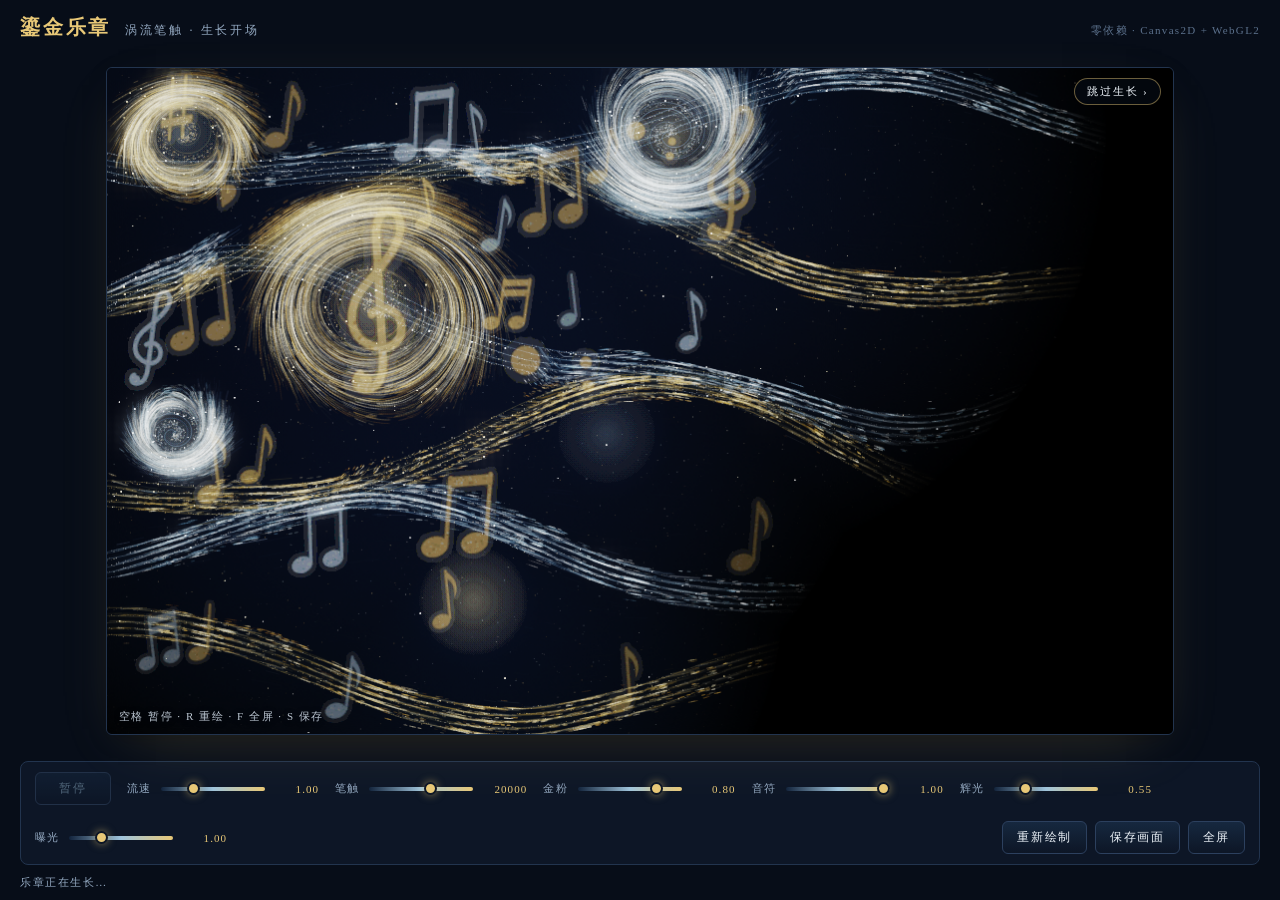
<file: demo/melody-flow.html>
<!doctype html>
<html lang="zh-CN">
<head>
<meta charset="utf-8">
<meta name="viewport" content="width=device-width,initial-scale=1">
<meta name="theme-color" content="#070d18">
<title>鎏金乐章 · 涡流笔触</title>
<style>
  :root{
    color-scheme:dark;
    --ink:#eef4fa; --dim:#93a8c0; --gold:#e8c877; --ice:#9fc4dc; --deep:#12233c;
    --bg:#070d18; --panel:#0d1626; --line:#22344e;
  }
  *{box-sizing:border-box}
  html,body{margin:0;height:100%;background:var(--bg);color:var(--ink);
    font-family:"Noto Serif SC","Songti SC",SimSun,serif;}
  body{display:flex;flex-direction:column;overflow:hidden}
  .hall{display:flex;flex-direction:column;height:100%;padding:14px 20px 10px;gap:10px}
  header{display:flex;align-items:baseline;gap:14px;flex-wrap:wrap}
  h1{margin:0;font-size:20px;font-weight:600;letter-spacing:.14em;color:var(--gold)}
  .tagline{font-size:12px;letter-spacing:.22em;color:var(--dim)}
  .sign{margin-left:auto;font-size:11px;letter-spacing:.12em;color:#5c718c}
  main{flex:1;display:flex;align-items:center;justify-content:center;min-height:0}
  .frame{position:relative;width:min(100%,calc((100svh - 232px)*1.6));aspect-ratio:1.6;
    background:#0a1220;border:1px solid var(--line);border-radius:6px;overflow:hidden;
    box-shadow:0 18px 60px -22px rgba(232,200,119,.22), 0 6px 24px -12px rgba(0,0,0,.85);}
  .frame canvas{position:absolute;inset:0;width:100%;height:100%;display:block}
  .frame:fullscreen{width:100%;height:100%;aspect-ratio:auto;border:0;border-radius:0}
  .frame:fullscreen canvas{left:50%;top:50%;transform:translate(-50%,-50%);
    width:max(100vw,160vh);height:max(100vh,62.5vw)}
  .hint{position:absolute;left:12px;bottom:10px;font-size:11px;letter-spacing:.14em;color:#dce8f4;
    text-shadow:0 1px 6px rgba(4,10,20,.9);pointer-events:none;opacity:.85}
  #skip{position:absolute;right:12px;top:10px;font:inherit;font-size:11px;letter-spacing:.16em;
    color:#eef4fa;background:rgba(7,13,24,.55);border:1px solid rgba(232,200,119,.45);
    border-radius:999px;padding:5px 12px;cursor:pointer;backdrop-filter:blur(3px)}
  #skip:hover{background:rgba(232,200,119,.24)}
  #skip[hidden]{display:none}
  .deck{display:flex;align-items:center;gap:16px;flex-wrap:wrap;
    background:var(--panel);border:1px solid var(--line);border-radius:8px;padding:10px 14px}
  button{font:inherit;font-size:12px;letter-spacing:.14em;color:var(--ink);cursor:pointer;
    background:linear-gradient(180deg,#16283f,#0d1626);border:1px solid #2c405e;border-radius:6px;
    padding:7px 14px;transition:border-color .15s, background .15s, transform .05s}
  button:hover{border-color:var(--ice);background:linear-gradient(180deg,#1d3450,#0d1626)}
  button:active{transform:translateY(1px)}
  button:disabled{opacity:.45;cursor:default}
  #pause{min-width:76px;border-color:#3a5070;color:var(--ice)}
  .ctl{display:flex;align-items:center;gap:8px;font-size:11px;letter-spacing:.1em;color:var(--dim)}
  .ctl output{min-width:44px;text-align:right;color:var(--gold);font-variant-numeric:tabular-nums}
  input[type=range]{-webkit-appearance:none;appearance:none;width:104px;height:4px;border-radius:2px;
    background:linear-gradient(90deg,var(--deep),var(--ice),var(--gold));outline:none;cursor:pointer}
  input[type=range]::-webkit-slider-thumb{-webkit-appearance:none;appearance:none;width:13px;height:13px;
    border-radius:50%;background:var(--gold);border:2px solid #0d1626;box-shadow:0 0 8px rgba(232,200,119,.55)}
  input[type=range]::-moz-range-thumb{width:13px;height:13px;border-radius:50%;background:var(--gold);
    border:2px solid #0d1626;box-shadow:0 0 8px rgba(232,200,119,.55)}
  input[type=range]:focus-visible{box-shadow:0 0 0 2px rgba(159,196,220,.5)}
  .acts{margin-left:auto;display:flex;gap:8px}
  footer{display:flex;align-items:center;gap:10px;font-size:11px;letter-spacing:.14em;color:#5c718c}
  #status{color:var(--dim)}
  .deck::-webkit-scrollbar,.hall::-webkit-scrollbar{height:8px;width:8px}
  .deck::-webkit-scrollbar-track,.hall::-webkit-scrollbar-track{background:#0a1220}
  .deck::-webkit-scrollbar-thumb,.hall::-webkit-scrollbar-thumb{background:#2c405e;border-radius:4px}
  .deck::-webkit-scrollbar-thumb:hover,.hall::-webkit-scrollbar-thumb:hover{background:var(--ice)}
  @media(max-width:680px){
    .hall{padding:10px 12px 8px}
    h1{font-size:16px}
    .sign{display:none}
    .frame{width:100%;aspect-ratio:1.45}
    .deck{gap:10px;padding:8px 10px;overflow-x:auto;flex-wrap:nowrap}
    .ctl{flex:0 0 auto}
    input[type=range]{width:84px}
    .acts{margin-left:0}
  }
  @media(prefers-reduced-motion:reduce){*{transition:none!important}}
</style>
</head>
<body>
<div class="hall">
  <header>
    <h1>鎏金乐章</h1>
    <span class="tagline">涡流笔触 · 生长开场</span>
    <span class="sign">零依赖 · Canvas2D + WebGL2</span>
  </header>
  <main>
    <div class="frame" id="frame">
      <canvas id="sky" role="img" aria-label="鎏金乐章：深蓝夜幕上，金色与冰蓝的五线谱带蜿蜒盘成漩涡，谱带间洒满金粉星屑，精致的高音谱号、低音谱号与音符漂浮其间。"></canvas>
      <span class="hint">空格 暂停 · R 重绘 · F 全屏 · S 保存</span>
      <button id="skip" hidden>跳过生长 ›</button>
    </div>
  </main>
  <div class="deck">
    <button id="pause">暂停</button>
    <label class="ctl">流速<input id="speed" type="range" min="0.2" max="3" step="0.05" value="1"><output id="speedOut">1.00</output></label>
    <label class="ctl">笔触<input id="density" type="range" min="2000" max="32000" step="500" value="20000"><output id="densityOut">20000</output></label>
    <label class="ctl">金粉<input id="glitter" type="range" min="0" max="1" step="0.05" value="0.8"><output id="glitterOut">0.80</output></label>
    <label class="ctl">音符<input id="notes" type="range" min="0" max="1" step="0.05" value="1"><output id="notesOut">1.00</output></label>
    <label class="ctl">辉光<input id="bloom" type="range" min="0" max="2" step="0.05" value="0.55"><output id="bloomOut">0.55</output></label>
    <label class="ctl">曝光<input id="exposure" type="range" min="0.4" max="2.5" step="0.05" value="1"><output id="exposureOut">1.00</output></label>
    <div class="acts">
      <button id="redraw">重新绘制</button>
      <button id="save">保存画面</button>
      <button id="full">全屏</button>
    </div>
  </div>
  <footer><span id="status">正在起笔…</span></footer>
</div>

<script>
'use strict';
/* ============================================================
   鎏金乐章 · 涡流笔触（单文件 / 零依赖 / 无外部资源）
   复刻目标：深蓝夜幕 + 金 / 冰蓝五线谱带蜿蜒成涡 + 金粉星屑 + 精致音符
   管线：Canvas2D 粒子笔触 → WebGL2 浮点拖尾累积 → 辉光 → ACES
   开场：数处光辉点燃后缓慢蔓延成画（生长效果），可跳过
   音符：矢量路径手绘（谱号 / 符头 / 符干 / 符尾 / 符杠 / 升降号），
         剪影内撒金粉颗粒 + 外晕，逐帧微浮微转
   ============================================================ */

const TAU = Math.PI * 2;
const W = 1.6, H = 1;
const $ = s => document.querySelector(s);

const skyEl = $('#sky'), frameEl = $('#frame'), statusEl = $('#status');
const pauseBtn = $('#pause'), skipBtn = $('#skip');
const reducedMotion = matchMedia('(prefers-reduced-motion: reduce)').matches;

const PREF_KEY = 'melody.prefs.v1';
const params = { speed: 1, density: 20000, glitter: 0.8, notes: 1, bloom: 0.55, exposure: 1.0 };
try {
  const saved = JSON.parse(localStorage.getItem(PREF_KEY) || 'null');
  if (saved) for (const k of Object.keys(params)) if (typeof saved[k] === 'number') params[k] = saved[k];
} catch {}
params.speed = Math.min(3, Math.max(0.2, params.speed));
params.density = Math.min(32000, Math.max(2000, Math.round(params.density)));
params.glitter = Math.min(1, Math.max(0, params.glitter));
params.notes = Math.min(1, Math.max(0, params.notes));
params.bloom = Math.min(2, Math.max(0, params.bloom));
params.exposure = Math.min(2.5, Math.max(0.4, params.exposure));
function remember() { try { localStorage.setItem(PREF_KEY, JSON.stringify(params)); } catch {} }

let seed = 20261126;
function rnd() { seed = (Math.imul(seed, 1664525) + 1013904223) >>> 0; return seed / 4294967296; }

/* ---------- 谱带：六条蜿蜒中心线（金 / 冰蓝交替），平行五线 ---------- */
const RIBBONS = [
  { base: 0.10, A1: 0.070, k1: 3.8, p1: 0.4, A2: 0.020, k2: 8.2, p2: 1.7, fam: 1 },
  { base: 0.26, A1: 0.095, k1: 4.2, p1: 2.2, A2: 0.026, k2: 7.4, p2: 0.6, fam: 0 },
  { base: 0.42, A1: 0.105, k1: 3.5, p1: 4.0, A2: 0.030, k2: 8.8, p2: 2.9, fam: 1 },
  { base: 0.58, A1: 0.090, k1: 4.5, p1: 1.1, A2: 0.024, k2: 7.9, p2: 4.2, fam: 0 },
  { base: 0.74, A1: 0.078, k1: 3.9, p1: 3.3, A2: 0.022, k2: 8.5, p2: 1.2, fam: 1 },
  { base: 0.90, A1: 0.065, k1: 4.3, p1: 5.1, A2: 0.018, k2: 7.6, p2: 3.6, fam: 0 },
];
const LINE_OFF = [-0.020, -0.010, 0, 0.010, 0.020];
function ribOf(r, x) { return r.base + r.A1 * Math.sin(r.k1 * x + r.p1) + r.A2 * Math.sin(r.k2 * x + r.p2); }
function ribDOf(r, x) { return r.A1 * r.k1 * Math.cos(r.k1 * x + r.p1) + r.A2 * r.k2 * Math.cos(r.k2 * x + r.p2); }
/* 中心线查表：每帧数万次求值走线性插值 */
const RN = 384;
let ribTab = [], ribDTab = [];
function buildRibTabs() {
  ribTab = RIBBONS.map(r => { const a = new Float32Array(RN + 1); for (let i = 0; i <= RN; i++) a[i] = ribOf(r, i / RN * W); return a; });
  ribDTab = RIBBONS.map(r => { const a = new Float32Array(RN + 1); for (let i = 0; i <= RN; i++) a[i] = ribDOf(r, i / RN * W); return a; });
}
function ribAt(oi, x) {
  const t = Math.min(RN - 1e-6, Math.max(0, x / W * RN)); const i = t | 0, f = t - i;
  const a = ribTab[oi]; return a[i] + (a[i + 1] - a[i]) * f;
}
function ribDAt(oi, x) {
  const t = Math.min(RN - 1e-6, Math.max(0, x / W * RN)); const i = t | 0, f = t - i;
  const a = ribDTab[oi]; return a[i] + (a[i + 1] - a[i]) * f;
}
function ownOf(x, y) {
  let bi = 0, bd = 1e9;
  for (let i = 0; i < RIBBONS.length; i++) {
    const d = Math.abs(y - ribAt(i, x));
    if (d < bd) { bd = d; bi = i; }
  }
  return bi;
}
/* ---------- 乐涡：谱带盘绕成的螺旋 ---------- */
const SPIRALS = [
  { x: 0.400, y: 0.350, r: 0.150, s: 0.34, fam: 0 },
  { x: 0.845, y: 0.100, r: 0.105, s: -0.30, fam: 1 },
  { x: 0.115, y: 0.100, r: 0.085, s: 0.28, fam: 0 },
  { x: 0.100, y: 0.550, r: 0.060, s: -0.22, fam: 1 },
];
function spiralAt(x, y) {
  for (const v of SPIRALS) {
    if (Math.abs(x - v.x) > v.r * 2.2 || Math.abs(y - v.y) > v.r * 2.0) continue;
    const rr = Math.hypot(x - v.x, (y - v.y) / 0.9) / v.r;
    if (rr < 1.7) return { v, rr };
  }
  return null;
}

function fieldAt(x, y, own) {
  let vx = 0.10 + 0.02 * Math.sin(y * 17 + own * 2.1);
  // 相邻两谱带切线按距离加权，避免归属边界处流线对冲堆亮缝
  const c1 = ribAt(own, x), d1 = Math.abs(y - c1);
  let si = -1, sd = 1e9;
  for (let i = 0; i < RIBBONS.length; i++) {
    if (i === own) continue;
    const d = Math.abs(y - ribAt(i, x));
    if (d < sd) { sd = d; si = i; }
  }
  const w = d1 / (d1 + sd + 1e-6);
  const tang = ribDAt(own, x) * (1 - w) + ribDAt(si, x) * w;
  let vy = tang * vx * 0.95 + 0.006 * Math.sin(x * 24 + y * 8 + own);
  // 乐涡旋卷 + 向心吸入
  let gmax = 0, rx = 0, ry = 0;
  for (const v of SPIRALS) {
    const dx = x - v.x, dy = (y - v.y) / 0.9;
    const r2 = dx * dx + dy * dy;
    const cut = v.r * 2.0;
    if (r2 > cut * cut) continue;
    const g = Math.exp(-r2 / (2 * v.r * v.r));
    if (g > gmax) gmax = g;
    const a = v.s * g / Math.sqrt(r2 + 0.0008);
    const sink = 0.008 * g;
    rx += -dy * a - dx * sink;
    ry += dx * a * 0.9 - dy * sink * 0.9;
  }
  vx = vx * (1 - 0.80 * gmax) + rx;
  vy = vy * (1 - 0.80 * gmax) + ry;
  return [vx, vy];
}
function field(x, y) { return fieldAt(x, y, ownOf(x, y)); }

function emphasisAt(x, y, own, sp) {
  if (sp) {                                       // 涡环带笔触（涡心留暗）
    const ang = Math.atan2((y - sp.v.y) / 0.9, x - sp.v.x);
    const brush = 0.78 + 0.22 * Math.sin(ang * 2 + Math.log(sp.rr + 0.15) * 2.4 + sp.v.x * 4);
    return Math.min(1, Math.exp(-(((sp.rr - 0.95) / 0.30) ** 2)) * brush * 0.9 + (sp.rr < 0.4 ? 0.10 : 0.05));
  }
  const d = y - ribAt(own, x);
  if (Math.abs(d) > 0.034) return 0.05;           // 谱带之外几乎留白
  const stripe = Math.max(0, Math.cos(TAU * d / 0.010));
  return Math.min(1, 0.10 + 0.90 * stripe * stripe * stripe);
}
function emphasis(x, y) {
  const sp = spiralAt(x, y);
  return emphasisAt(x, y, ownOf(x, y), sp);
}

/* ---------- 配色：金线 / 冰线 / 金粉 / 冰粉 ---------- */
const PALS = [
  ['#8a6a2a', '#b98f3e', '#d9b45b', '#e8c877', '#f2d896', '#f8e8b8', '#fdf6dc'], // 0 金谱线
  ['#5d87a6', '#7fa8c4', '#9fc4dc', '#bcd8e8', '#d4e8f2', '#e8f4fa', '#ffffff'], // 1 冰谱线
  ['#c9a24a', '#d9b45b', '#e8c877', '#f2d896', '#f8e8b8', '#fdf2cc', '#fffdf2'], // 2 金粉
  ['#9fc4dc', '#bcd8e8', '#d4e8f2', '#e8f4fa', '#f4fafd', '#ffffff', '#fff8e0'], // 3 冰粉
];
const FEATHER = 0.10;
let growth = null;
const cellCache = new Map();
function cellInfo(x, y) {
  const key = ((x * 80) | 0) * 128 + ((y * 80) | 0);
  let c = cellCache.get(key);
  if (c) return c;
  const sp = spiralAt(x, y);
  const own = ownOf(x, y);
  let kind, shift = 0;
  if (sp) {
    kind = sp.v.fam === 0 ? 2 : 3;
    shift = (sp.rr > 0.5 && sp.rr < 1.2) ? 1 : -1;
  } else {
    const d = y - ribAt(own, x);
    const stripe = Math.max(0, Math.cos(TAU * d / 0.010));
    const fam = RIBBONS[own].fam;
    if (stripe > 0.35) { kind = fam; shift = Math.round(stripe * 2) - (Math.abs(d) > 0.026 ? 1 : 0); }
    else { kind = fam === 0 ? 2 : 3; shift = -1; }
  }
  const em = emphasisAt(x, y, own, sp);
  const f = fieldAt(x, y, own);
  let g = 1;
  if (growth) {
    g = 0;
    for (const s of growth) {
      if (s.rOut2 <= 0) continue;
      const dx = x - s.x, dy = y - s.y, d2 = dx * dx + dy * dy;
      if (d2 >= s.rOut2) continue;
      const d = Math.sqrt(d2);
      const v = d <= s.r ? 1 : (s.rOut - d) / FEATHER;
      if (v > g) g = v;
      if (g >= 1) break;
    }
  }
  c = { em, kind, shift, g, fx: f[0], fy: f[1] };
  cellCache.set(key, c);
  return c;
}
const toneAt = (info, tone) => Math.min(6, Math.max(0, tone + info.shift));
function colorOf(info, tone) { return PALS[info.kind][toneAt(info, tone)]; }
function colorAt(x, y, tone) { return colorOf(cellInfo(x, y), tone); }

/* ---------- WebGL2 合成器 ---------- */
class Film {
  constructor(canvas) {
    const gl = canvas.getContext('webgl2', { alpha: false, antialias: false, preserveDrawingBuffer: true, powerPreference: 'high-performance' });
    if (!gl) throw new Error('no webgl2');
    this.gl = gl;
    this.hdr = !!gl.getExtension('EXT_color_buffer_float');
    const VS = `#version 300 es
      layout(location=0) in vec2 aPos; out vec2 vUv;
      void main(){ vUv = aPos * .5 + .5; gl_Position = vec4(aPos, 0., 1.); }`;
    const HEAD = `#version 300 es
      precision highp float; in vec2 vUv; out vec4 o;`;
    const FS_ACC = HEAD + `
      uniform sampler2D uInk, uBase, uDust, uPrev; uniform float uDecay, uGlitter;
      uniform float uGrow; uniform vec4 uSeeds[6];
      vec3 lin(vec3 c){ return pow(c, vec3(2.2)); }
      void main(){
        vec2 uv = vec2(vUv.x, 1. - vUv.y);
        vec4 ink = texture(uInk, uv);
        vec4 du = texture(uDust, uv);
        vec3 base = lin(texture(uBase, uv).rgb) + lin(du.rgb) * du.a * uGlitter;
        if (uGrow > .5) {
          vec2 p = vec2(uv.x * 1.6, uv.y);
          float g = 0.;
          for (int i = 0; i < 6; i++) {
            vec4 s = uSeeds[i];
            if (s.w <= 0.) continue;
            g = max(g, clamp((s.w - length(p - s.xy)) / 0.10, 0., 1.));
          }
          base *= g;
        }
        vec3 prev = texture(uPrev, vUv).rgb;
        o = vec4(prev * (1. - uDecay) + base * uDecay + lin(ink.rgb) * ink.a * .5, 1.);
      }`;
    const FS_EXT = HEAD + `
      uniform sampler2D uSrc;
      void main(){
        vec3 c = texture(uSrc, vUv).rgb * 1.25;
        float l = max(c.r, max(c.g, c.b));
        o = vec4(c * smoothstep(.55, .95, l), 1.);
      }`;
    const FS_BLUR = HEAD + `
      uniform sampler2D uSrc; uniform vec2 uTexel, uDir;
      void main(){
        vec2 d = uTexel * uDir;
        vec3 c = texture(uSrc, vUv).rgb * .227027;
        c += (texture(uSrc, vUv + d * 1.384615).rgb + texture(uSrc, vUv - d * 1.384615).rgb) * .316216;
        c += (texture(uSrc, vUv + d * 3.230769).rgb + texture(uSrc, vUv - d * 3.230769).rgb) * .070270;
        o = vec4(c, 1.);
      }`;
    const FS_COMP = HEAD + `
      uniform sampler2D uScene, uGlow; uniform float uBloom, uExposure;
      vec3 aces(vec3 x){ return clamp((x * (2.51 * x + .03)) / (x * (2.43 * x + .59) + .14), 0., 1.); }
      void main(){
        vec3 base = texture(uScene, vUv).rgb * 1.2;
        vec3 c = aces((base + texture(uGlow, vUv).rgb * uBloom * .7) * uExposure);
        float vig = 1. - .16 * pow(length((vUv - .5) * vec2(1.1, 1.)), 1.5);
        c = pow(c * vig, vec3(1. / 2.2));
        float grain = fract(sin(dot(gl_FragCoord.xy, vec2(12.9898, 78.233))) * 43758.5453) - .5;
        o = vec4(clamp(c + grain * .0035, 0., 1.), 1.);
      }`;
    this.pAcc = this.prog(VS, FS_ACC);
    this.pExt = this.prog(VS, FS_EXT);
    this.pBlur = this.prog(VS, FS_BLUR);
    this.pComp = this.prog(VS, FS_COMP);
    this.buf = gl.createBuffer();
    gl.bindBuffer(gl.ARRAY_BUFFER, this.buf);
    gl.bufferData(gl.ARRAY_BUFFER, new Float32Array([-1, -1, 1, -1, -1, 1, 1, 1]), gl.STATIC_DRAW);
    gl.enableVertexAttribArray(0);
    gl.vertexAttribPointer(0, 2, gl.FLOAT, false, 0, 0);
    this.ink = this.tex(); this.base = this.tex(); this.dust = this.tex();
    this.hist = []; this.bloomT = []; this.idx = 0;
  }
  prog(vs, fs) {
    const gl = this.gl, p = gl.createProgram();
    for (const [t, src] of [[gl.VERTEX_SHADER, vs], [gl.FRAGMENT_SHADER, fs]]) {
      const s = gl.createShader(t);
      gl.shaderSource(s, src); gl.compileShader(s);
      if (!gl.getShaderParameter(s, gl.COMPILE_STATUS)) throw new Error(gl.getShaderInfoLog(s));
      gl.attachShader(p, s); gl.deleteShader(s);
    }
    gl.linkProgram(p);
    if (!gl.getProgramParameter(p, gl.LINK_STATUS)) throw new Error(gl.getProgramInfoLog(p));
    const u = {};
    const n = gl.getProgramParameter(p, gl.ACTIVE_UNIFORMS);
    for (let i = 0; i < n; i++) { const info = gl.getActiveUniform(p, i); u[info.name] = gl.getUniformLocation(p, info.name); u[info.name.replace('[0]', '')] = u[info.name]; }
    return { p, u };
  }
  tex() {
    const gl = this.gl, t = gl.createTexture();
    gl.bindTexture(gl.TEXTURE_2D, t);
    gl.texParameteri(gl.TEXTURE_2D, gl.TEXTURE_MIN_FILTER, gl.LINEAR);
    gl.texParameteri(gl.TEXTURE_2D, gl.TEXTURE_MAG_FILTER, gl.LINEAR);
    gl.texParameteri(gl.TEXTURE_2D, gl.TEXTURE_WRAP_S, gl.CLAMP_TO_EDGE);
    gl.texParameteri(gl.TEXTURE_2D, gl.TEXTURE_WRAP_T, gl.CLAMP_TO_EDGE);
    return t;
  }
  target(w, h) {
    const gl = this.gl, t = this.tex();
    gl.texImage2D(gl.TEXTURE_2D, 0, this.hdr ? gl.RGBA16F : gl.RGBA, w, h, 0, gl.RGBA, this.hdr ? gl.HALF_FLOAT : gl.UNSIGNED_BYTE, null);
    const f = gl.createFramebuffer();
    gl.bindFramebuffer(gl.FRAMEBUFFER, f);
    gl.framebufferTexture2D(gl.FRAMEBUFFER, gl.COLOR_ATTACHMENT0, gl.TEXTURE_2D, t, 0);
    if (gl.checkFramebufferStatus(gl.FRAMEBUFFER) !== gl.FRAMEBUFFER_COMPLETE) throw new Error('bad fbo');
    gl.clearColor(0, 0, 0, 1); gl.clear(gl.COLOR_BUFFER_BIT);
    return { t, f };
  }
  resize(w, h) {
    const gl = this.gl;
    for (const x of [...this.hist, ...this.bloomT]) { gl.deleteTexture(x.t); gl.deleteFramebuffer(x.f); }
    this.w = w; this.h = h;
    this.bw = Math.max(1, w >> 2); this.bh = Math.max(1, h >> 2);
    this.hist = [this.target(w, h), this.target(w, h)];
    this.bloomT = [this.target(this.bw, this.bh), this.target(this.bw, this.bh)];
    this.idx = 0;
    gl.bindFramebuffer(gl.FRAMEBUFFER, null);
  }
  bind(t, unit) { const gl = this.gl; gl.activeTexture(gl.TEXTURE0 + unit); gl.bindTexture(gl.TEXTURE_2D, t); }
  draw(prog, fbo, w, h) {
    const gl = this.gl;
    gl.bindFramebuffer(gl.FRAMEBUFFER, fbo);
    gl.viewport(0, 0, w, h);
    gl.useProgram(prog.p);
    gl.bindBuffer(gl.ARRAY_BUFFER, this.buf);
    gl.vertexAttribPointer(0, 2, gl.FLOAT, false, 0, 0);
  }
  setBase(src, dustSrc) {
    this.bind(this.base, 0); this.gl.texImage2D(this.gl.TEXTURE_2D, 0, this.gl.RGBA, this.gl.RGBA, this.gl.UNSIGNED_BYTE, src);
    this.bind(this.dust, 0); this.gl.texImage2D(this.gl.TEXTURE_2D, 0, this.gl.RGBA, this.gl.RGBA, this.gl.UNSIGNED_BYTE, dustSrc);
  }
  advance(inkCanvas, dt, seeds) {
    const gl = this.gl, next = 1 - this.idx;
    this.bind(this.ink, 0);
    gl.texImage2D(gl.TEXTURE_2D, 0, gl.RGBA, gl.RGBA, gl.UNSIGNED_BYTE, inkCanvas);
    this.draw(this.pAcc, this.hist[next].f, this.w, this.h);
    this.bind(this.ink, 0); this.bind(this.base, 1); this.bind(this.hist[this.idx].t, 2); this.bind(this.dust, 3);
    gl.uniform1i(this.pAcc.u.uInk, 0); gl.uniform1i(this.pAcc.u.uBase, 1); gl.uniform1i(this.pAcc.u.uPrev, 2); gl.uniform1i(this.pAcc.u.uDust, 3);
    gl.uniform1f(this.pAcc.u.uGlitter, params.glitter);
    gl.uniform1f(this.pAcc.u.uDecay, Math.min(0.3, 0.03 * dt));
    gl.uniform1f(this.pAcc.u.uGrow, seeds ? 1 : 0);
    if (seeds) {
      const arr = new Float32Array(24);
      for (let i = 0; i < 6; i++) { const s = seeds[i]; arr[i * 4] = s.x; arr[i * 4 + 1] = s.y; arr[i * 4 + 2] = s.r; arr[i * 4 + 3] = s.rOut; }
      gl.uniform4fv(this.pAcc.u.uSeeds, arr);
    }
    gl.drawArrays(gl.TRIANGLE_STRIP, 0, 4);
    this.idx = next;
    gl.activeTexture(gl.TEXTURE0);
  }
  render() {
    const gl = this.gl;
    this.draw(this.pExt, this.bloomT[0].f, this.bw, this.bh);
    this.bind(this.hist[this.idx].t, 0); gl.uniform1i(this.pExt.u.uSrc, 0);
    gl.drawArrays(gl.TRIANGLE_STRIP, 0, 4);
    for (let i = 0; i < 4; i++) {
      const dst = (i + 1) % 2;
      this.draw(this.pBlur, this.bloomT[dst].f, this.bw, this.bh);
      this.bind(this.bloomT[i % 2].t, 0);
      gl.uniform1i(this.pBlur.u.uSrc, 0);
      gl.uniform2f(this.pBlur.u.uTexel, 1 / this.bw, 1 / this.bh);
      gl.uniform2f(this.pBlur.u.uDir, i % 2 === 0 ? 1.2 : 0, i % 2 === 1 ? 1.2 : 0);
      gl.drawArrays(gl.TRIANGLE_STRIP, 0, 4);
    }
    this.draw(this.pComp, null, this.w, this.h);
    this.bind(this.hist[this.idx].t, 0); this.bind(this.bloomT[0].t, 1);
    gl.uniform1i(this.pComp.u.uScene, 0); gl.uniform1i(this.pComp.u.uGlow, 1);
    gl.uniform1f(this.pComp.u.uBloom, params.bloom);
    gl.uniform1f(this.pComp.u.uExposure, params.exposure);
    gl.drawArrays(gl.TRIANGLE_STRIP, 0, 4);
    gl.activeTexture(gl.TEXTURE0);
  }
}

/* ---------- 画布 ---------- */
let sky = skyEl, gpu = null, ctx2d = null;
try { gpu = new Film(sky); }
catch (err) {
  console.warn('WebGL2 不可用，回退 Canvas：', err.message);
  const clone = sky.cloneNode(); sky.replaceWith(clone); sky = clone;
  ctx2d = sky.getContext('2d', { alpha: false });
}
const under = document.createElement('canvas'), baseCtx = under.getContext('2d', { alpha: false });
const dustC = document.createElement('canvas'), dustCtx = dustC.getContext('2d');
const ink = document.createElement('canvas'), inkCtx = ink.getContext('2d', { alpha: !!gpu });
const maskC = document.createElement('canvas'), maskCtx = maskC.getContext('2d');
const baseIntro = document.createElement('canvas'), bIntroCtx = baseIntro.getContext('2d', { alpha: false });
let scale = 800;

/* ---------- 精致音符：矢量路径 + 剪影内金粉 + 外晕 ---------- */
const GLYPH_BOX = {
  treble: { w: 0.80, h: 2.10 }, bass: { w: 1.00, h: 1.25 },
  eighth: { w: 0.80, h: 1.65 }, quarter: { w: 0.60, h: 1.65 },
  beam: { w: 1.10, h: 1.65 }, sixteenth: { w: 1.10, h: 1.85 },
  sharp: { w: 0.70, h: 1.35 }, flat: { w: 0.55, h: 1.50 },
};
const GLYPH_COL = {
  0: { base: '#e8c877', light: '#f8e8b8', deep: '#b98f3e', white: '#fffdf2', halo: 'rgba(232,200,119,0.35)' },
  1: { base: '#cfe4f0', light: '#ffffff', deep: '#7fa8c4', white: '#f4fafd', halo: 'rgba(159,196,220,0.32)' },
};
function glyphPath(ctx, type) {
  ctx.beginPath();
  if (type === 'treble') {
    ctx.moveTo(0.03, 0.62);
    ctx.bezierCurveTo(0.03, 0.10, 0.03, -0.35, 0.03, -0.66);
    ctx.bezierCurveTo(0.03, -0.92, 0.22, -1.00, 0.28, -0.82);
    ctx.bezierCurveTo(0.34, -0.62, 0.10, -0.36, -0.10, -0.16);
    ctx.bezierCurveTo(-0.32, 0.06, -0.34, 0.36, -0.10, 0.48);
    ctx.bezierCurveTo(0.10, 0.58, 0.26, 0.46, 0.24, 0.28);
    ctx.bezierCurveTo(0.22, 0.12, 0.04, 0.06, -0.06, 0.16);
    ctx.moveTo(0.03, 0.62);
    ctx.bezierCurveTo(0.03, 0.80, -0.02, 0.92, -0.14, 0.94);
    ctx.bezierCurveTo(-0.26, 0.96, -0.30, 0.84, -0.22, 0.78);
  } else if (type === 'bass') {
    ctx.moveTo(-0.30, -0.40);
    ctx.bezierCurveTo(0.05, -0.52, 0.36, -0.30, 0.36, 0.02);
    ctx.bezierCurveTo(0.36, 0.34, 0.08, 0.54, -0.24, 0.62);
    ctx.bezierCurveTo(0.02, 0.44, 0.14, 0.26, 0.14, 0.04);
    ctx.bezierCurveTo(0.14, -0.16, 0.00, -0.30, -0.30, -0.40);
    ctx.closePath();
  } else if (type === 'eighth' || type === 'quarter') {
    ctx.moveTo(0.13, 0.55); ctx.lineTo(0.13, -0.75);
  } else if (type === 'beam' || type === 'sixteenth') {
    ctx.moveTo(-0.15, 0.55); ctx.lineTo(-0.15, -0.62);
    ctx.moveTo(0.55, 0.43); ctx.lineTo(0.55, -0.74);
  } else if (type === 'sharp') {
    ctx.moveTo(-0.12, -0.62); ctx.lineTo(-0.12, 0.62);
    ctx.moveTo(0.14, -0.68); ctx.lineTo(0.14, 0.56);
  } else if (type === 'flat') {
    ctx.moveTo(-0.10, -0.72); ctx.lineTo(-0.10, 0.52);
  }
}
function glyphFill(ctx, type) {
  ctx.beginPath();
  if (type === 'treble') { ctx.arc(-0.17, 0.86, 0.075, 0, TAU); }
  else if (type === 'bass') { ctx.arc(-0.18, -0.28, 0.17, 0, TAU); ctx.moveTo(0.59, -0.18); ctx.arc(0.52, -0.18, 0.07, 0, TAU); ctx.moveTo(0.59, 0.10); ctx.arc(0.52, 0.10, 0.07, 0, TAU); }
  else if (type === 'eighth' || type === 'quarter') { ctx.ellipse(-0.12, 0.62, 0.26, 0.19, -0.35, 0, TAU); }
  else if (type === 'beam' || type === 'sixteenth') {
    ctx.ellipse(-0.35, 0.62, 0.24, 0.18, -0.35, 0, TAU);
    ctx.moveTo(0.59, 0.50); ctx.ellipse(0.35, 0.50, 0.24, 0.18, -0.35, 0, TAU);
  }
  else if (type === 'flat') {
    ctx.moveTo(-0.10, 0.10);
    ctx.bezierCurveTo(0.16, -0.02, 0.30, 0.14, 0.18, 0.32);
    ctx.bezierCurveTo(0.08, 0.46, -0.02, 0.50, -0.10, 0.52);
    ctx.closePath();
  }
  ctx.fill();
  // 符尾 / 符杠 / 升号斜杠：实心多边形
  ctx.beginPath();
  if (type === 'eighth') {
    ctx.moveTo(0.13, -0.75);
    ctx.bezierCurveTo(0.42, -0.52, 0.46, -0.24, 0.30, 0.02);
    ctx.bezierCurveTo(0.36, -0.26, 0.30, -0.44, 0.13, -0.56);
    ctx.closePath();
  } else if (type === 'beam' || type === 'sixteenth') {
    ctx.moveTo(-0.19, -0.62); ctx.lineTo(0.59, -0.74); ctx.lineTo(0.59, -0.56); ctx.lineTo(-0.19, -0.44); ctx.closePath();
    if (type === 'sixteenth') { ctx.moveTo(-0.19, -0.34); ctx.lineTo(0.59, -0.46); ctx.lineTo(0.59, -0.28); ctx.lineTo(-0.19, -0.16); ctx.closePath(); }
  } else if (type === 'sharp') {
    ctx.moveTo(-0.30, -0.10); ctx.lineTo(0.32, -0.26); ctx.lineTo(0.32, -0.10); ctx.lineTo(-0.30, 0.06); ctx.closePath();
    ctx.moveTo(-0.30, 0.24); ctx.lineTo(0.32, 0.08); ctx.lineTo(0.32, 0.24); ctx.lineTo(-0.30, 0.40); ctx.closePath();
  }
  ctx.fill();
}
function makeGlyph(type, u, fam) {
  const box = GLYPH_BOX[type], col = GLYPH_COL[fam];
  const pad = 0.45;
  const cw = Math.ceil((box.w + pad) * u), ch = Math.ceil((box.h + pad) * u);
  const c = document.createElement('canvas'); c.width = cw; c.height = ch;
  const g = c.getContext('2d');
  g.translate(cw / 2, ch / 2); g.scale(u, u);
  g.lineCap = 'round'; g.lineJoin = 'round';
  g.shadowColor = col.halo; g.shadowBlur = u * 0.10;
  g.strokeStyle = col.base; g.fillStyle = col.base;
  g.lineWidth = type === 'treble' ? 0.085 : (type === 'sharp' || type === 'flat' ? 0.06 : 0.07);
  if (type === 'bass') { glyphFill(g, type); }
  else { glyphPath(g, type); g.stroke(); glyphFill(g, type); }
  g.shadowBlur = 0;
  // 剪影内撒粉：亮 / 深 / 白颗粒叠出金粉质感
  g.setTransform(1, 0, 0, 1, 0, 0);
  g.globalCompositeOperation = 'source-atop';
  const n = Math.floor(box.w * box.h * 520);
  for (let i = 0; i < n; i++) {
    const x = rnd() * cw, y = rnd() * ch;
    const t = rnd();
    g.fillStyle = t < 0.42 ? col.light : (t < 0.72 ? col.deep : (t < 0.9 ? col.white : col.base));
    g.globalAlpha = 0.25 + rnd() * 0.65;
    const s = (0.012 + rnd() * 0.026) * u;
    g.fillRect(x, y, s, s);
  }
  g.globalAlpha = 1; g.globalCompositeOperation = 'source-over';
  return { c, w: cw, h: ch };
}
const GLYPH_DEF = [
  ['treble', 0.405, 0.345, 0.300, -0.06, 0], ['treble', 0.065, 0.400, 0.160, 0.10, 1],
  ['treble', 0.935, 0.160, 0.220, 0.05, 0], ['bass', 0.655, 0.475, 0.160, -0.08, 0],
  ['bass', 0.805, 0.115, 0.100, 0.12, 0], ['eighth', 0.265, 0.075, 0.100, 0.15, 0],
  ['eighth', 0.545, 0.100, 0.090, -0.12, 1], ['eighth', 0.745, 0.130, 0.090, 0.10, 0],
  ['eighth', 0.475, 0.200, 0.080, -0.18, 0], ['eighth', 0.585, 0.235, 0.085, 0.14, 1],
  ['eighth', 0.155, 0.600, 0.110, -0.10, 0], ['eighth', 0.225, 0.585, 0.090, 0.16, 0],
  ['eighth', 0.875, 0.375, 0.090, -0.14, 1], ['eighth', 0.965, 0.700, 0.110, 0.08, 0],
  ['eighth', 0.505, 0.795, 0.090, -0.12, 0], ['eighth', 0.355, 0.925, 0.100, 0.10, 1],
  ['eighth', 0.775, 0.915, 0.100, -0.08, 0], ['beam', 0.135, 0.360, 0.130, -0.10, 0],
  ['beam', 0.475, 0.085, 0.120, 0.06, 1], ['beam', 0.665, 0.185, 0.130, -0.05, 0],
  ['beam', 0.525, 0.665, 0.140, 0.04, 0], ['beam', 0.315, 0.700, 0.110, -0.06, 1],
  ['sixteenth', 0.600, 0.350, 0.100, 0.12, 0], ['sixteenth', 0.075, 0.860, 0.100, -0.10, 1],
  ['quarter', 0.145, 0.845, 0.090, 0.06, 0], ['quarter', 0.695, 0.350, 0.080, -0.10, 1],
  ['sharp', 0.105, 0.060, 0.100, 0.05, 0], ['flat', 0.178, 0.175, 0.100, -0.06, 0],
];
let GLYPHS = [];
function buildGlyphs() {
  GLYPHS = GLYPH_DEF.map(([type, x, y, size, rot, fam]) => {
    const u = size * scale / GLYPH_BOX[type].h;
    const spr = makeGlyph(type, u, fam);
    return { type, x, y, rot, fam, ph: rnd() * TAU, sw: spr.w, sh: spr.h, c: spr.c };
  });
}

/* ---------- 底涂：深蓝夜幕 + 谱带五线 + 乐涡螺旋 + 金粉星屑 ---------- */
function paintUnder() {
  const w = under.width, h = under.height;
  dustCtx.clearRect(0, 0, w, h);
  const gBg = baseCtx.createLinearGradient(0, 0, 0, h);
  gBg.addColorStop(0, '#0b1526'); gBg.addColorStop(0.5, '#0a1020'); gBg.addColorStop(1, '#0d1a2e');
  baseCtx.fillStyle = gBg; baseCtx.fillRect(0, 0, w, h);
  const gC = baseCtx.createRadialGradient(0.45 * w, 0.42 * h, 0, 0.45 * w, 0.42 * h, 0.75 * w);
  gC.addColorStop(0, 'rgba(38,58,92,0.35)'); gC.addColorStop(1, 'rgba(38,58,92,0)');
  baseCtx.fillStyle = gC; baseCtx.fillRect(0, 0, w, h);
  baseCtx.lineCap = 'round';
  // 谱带：宽柔光体 + 五条平行谱线 + 沿线金粉
  for (let oi = 0; oi < RIBBONS.length; oi++) {
    const r = RIBBONS[oi];
    const pal = PALS[r.fam];
    baseCtx.strokeStyle = pal[2];
    baseCtx.globalAlpha = 0.06;
    baseCtx.lineWidth = 0.030 * scale;
    baseCtx.beginPath();
    for (let x = 0; x <= W + 0.001; x += 0.01) { const y = ribOf(r, x); x === 0 ? baseCtx.moveTo(x * scale, y * scale) : baseCtx.lineTo(x * scale, y * scale); }
    baseCtx.stroke();
    for (let li = 0; li < LINE_OFF.length; li++) {
      const off = LINE_OFF[li];
      baseCtx.strokeStyle = pal[li === 2 ? 5 : (li % 2 === 0 ? 3 : 4)];
      baseCtx.globalAlpha = 0.34 + rnd() * 0.26;
      baseCtx.lineWidth = (0.5 + rnd() * 0.5) * scale / 800;
      baseCtx.beginPath();
      for (let x = 0; x <= W + 0.001; x += 0.008) {
        const y = ribOf(r, x) + off + 0.0016 * Math.sin(x * 34 + li * 1.7 + oi);
        x === 0 ? baseCtx.moveTo(x * scale, y * scale) : baseCtx.lineTo(x * scale, y * scale);
      }
      baseCtx.stroke();
      // 沿线洒粉（独立金粉层，随「金粉」滑杆增减）
      const dust = PALS[r.fam === 0 ? 2 : 3];
      for (let x = 0; x <= W; x += 0.0035) {
        if (rnd() < 0.30) continue;
        const y = ribOf(r, x) + off + (rnd() - 0.5) * 0.004;
        dustCtx.fillStyle = dust[3 + Math.floor(rnd() * 4)];
        dustCtx.globalAlpha = Math.min(1, (0.20 + rnd() * 0.55) * 1.25);
        const s = (0.3 + rnd() * 1.0) * scale / 800;
        dustCtx.fillRect(x * scale - s / 2, y * scale - s / 2, s, s);
      }
    }
  }
  baseCtx.globalAlpha = 1;
  // 乐涡：三圈平行螺旋臂 + 涡心密粉
  for (const v of SPIRALS) {
    const pal = PALS[v.fam];
    const turns = 2.3, thMax = turns * TAU;
    for (let arm = 0; arm < 3; arm++) {
      const aoff = (arm - 1) * 0.010;
      baseCtx.strokeStyle = pal[arm === 1 ? 5 : 3];
      baseCtx.globalAlpha = 0.34 + rnd() * 0.24;
      baseCtx.lineWidth = (0.5 + rnd() * 0.5) * scale / 800;
      baseCtx.beginPath();
      let pen = false;
      for (let th = 0.5; th <= thMax; th += 0.05) {
        const rr = v.r * Math.pow(1 - th / thMax, 1.2) + 0.004 + aoff;
        const x = v.x + Math.cos(th + v.x * 5) * rr;
        const y = v.y + Math.sin(th + v.x * 5) * rr * 0.9;
        if (x < -0.05 || x > W + 0.05 || y < -0.05 || y > 1.05) { pen = false; continue; }
        if (!pen) { baseCtx.moveTo(x * scale, y * scale); pen = true; } else baseCtx.lineTo(x * scale, y * scale);
      }
      baseCtx.stroke();
    }
    const dust = PALS[v.fam === 0 ? 2 : 3];
    for (let i = 0; i < 700; i++) {
      const th = rnd() * thMax;
      const rr = v.r * Math.pow(1 - th / thMax, 1.2) + 0.004 + (rnd() - 0.5) * 0.014;
      const x = v.x + Math.cos(th + v.x * 5) * rr, y = v.y + Math.sin(th + v.x * 5) * rr * 0.9;
      dustCtx.fillStyle = dust[2 + Math.floor(rnd() * 5)];
      dustCtx.globalAlpha = Math.min(1, (0.12 + rnd() * 0.35) * 1.25);
      const s = (0.3 + rnd() * 1.0) * scale / 800;
      dustCtx.fillRect(x * scale - s / 2, y * scale - s / 2, s, s);
    }
  }
  baseCtx.globalAlpha = 1;
  // 夜幕星点
  for (let i = 0; i < 150; i++) {
    const x = rnd() * W, y = rnd();
    baseCtx.fillStyle = rnd() < 0.5 ? '#fff6d8' : '#dfe9f2';
    baseCtx.globalAlpha = 0.12 + rnd() * 0.4;
    const s = (0.3 + rnd() * 0.9) * scale / 800;
    baseCtx.fillRect(x * scale - s / 2, y * scale - s / 2, s, s);
  }
  baseCtx.globalAlpha = 1;
  // 满幅细碎金粉 / 冰屑（独立金粉层）
  for (let i = 0; i < 2600; i++) {
    const x = rnd() * W, y = rnd();
    dustCtx.fillStyle = rnd() < 0.55 ? PALS[2][3 + Math.floor(rnd() * 4)] : PALS[3][2 + Math.floor(rnd() * 4)];
    dustCtx.globalAlpha = Math.min(1, (0.08 + rnd() * 0.26) * 1.25);
    const s = (0.25 + rnd() * 0.8) * scale / 800;
    dustCtx.fillRect(x * scale - s / 2, y * scale - s / 2, s, s);
  }
  dustCtx.globalAlpha = 1;
  // 静态流线笔触
  for (let i = 0; i < 24000; i++) {
    let x, y;
    const m = rnd();
    if (m < 0.70) {
      x = rnd() * W;
      const oi = Math.floor(rnd() * RIBBONS.length);
      y = ribOf(RIBBONS[oi], x) + LINE_OFF[Math.floor(rnd() * 5)] + (rnd() - 0.5) * 0.004;
    } else if (m < 0.88) {
      const v = SPIRALS[Math.floor(rnd() * SPIRALS.length)], a = rnd() * TAU, rr = v.r * (0.55 + rnd() * 0.85);
      x = v.x + Math.cos(a) * rr; y = v.y + Math.sin(a) * rr * 0.9;
    } else { x = rnd() * W; y = rnd(); }
    const tone = Math.min(6, Math.floor(rnd() * 7));
    baseCtx.strokeStyle = colorAt(x, y, tone);
    baseCtx.globalAlpha = (0.08 + rnd() * 0.34) * emphasis(x, y);
    baseCtx.lineWidth = (0.4 + rnd() ** 2 * 1.9) * scale / 800;
    baseCtx.beginPath(); baseCtx.moveTo(x * scale, y * scale);
    const steps = 5 + Math.floor(rnd() * 30);
    for (let j = 0; j < steps; j++) { const d = field(x, y); x += d[0] * 0.012; y += d[1] * 0.012; baseCtx.lineTo(x * scale, y * scale); }
    baseCtx.stroke();
  }
  baseCtx.globalAlpha = 1;
  inkCtx.drawImage(under, 0, 0);
  inkCtx.globalAlpha = params.glitter;
  inkCtx.drawImage(dustC, 0, 0);
  inkCtx.globalAlpha = 1;
}

/* ---------- 粒子笔触 ---------- */
let particles = [];
function spawn(initial) {
  let x = rnd() * 1.7 - 0.05, y = rnd() * 1.08 - 0.04;
  const m = rnd();
  if (m < 0.70) {
    x = rnd() * W;
    const oi = Math.floor(rnd() * RIBBONS.length);
    y = ribOf(RIBBONS[oi], x) + LINE_OFF[Math.floor(rnd() * 5)] + (rnd() - 0.5) * 0.005;
  } else if (m < 0.88) {
    const v = SPIRALS[Math.floor(rnd() * SPIRALS.length)], a = rnd() * TAU, rr = v.r * (0.55 + rnd() * 0.85);
    x = v.x + Math.cos(a) * rr; y = v.y + Math.sin(a) * rr * 0.9;
  }
  return { x, y, age: initial ? Math.floor(rnd() * 180) : 0, life: 120 + Math.floor(rnd() * 220), tone: Math.min(6, Math.floor(rnd() ** 1.35 * 7)), width: 0.3 + rnd() ** 2 * 1.0, phase: rnd() * TAU };
}
/* 闪点：谱线洒金 + 涡心碎光 + 夜幕星点 */
let sparkles = [];
function buildSparkles() {
  sparkles = [];
  for (let i = 0; i < 90; i++) {
    sparkles.push({ x: rnd() * W, y: rnd(), s: 0.4 + rnd() * 0.9, ph: rnd() * TAU, c: rnd() < 0.5 ? '#fff6d8' : '#ffffff', gold: rnd() < 0.5 });
  }
  for (let oi = 0; oi < RIBBONS.length; oi++) {
    const r = RIBBONS[oi];
    for (let i = 0; i < 44; i++) {
      const x = rnd() * W;
      const y = ribOf(r, x) + LINE_OFF[Math.floor(rnd() * 5)] + (rnd() - 0.5) * 0.004;
      sparkles.push({ x, y, s: 0.5 + rnd() * 1.2, ph: rnd() * TAU, c: r.fam === 0 ? '#f8e8b8' : '#eaf4fa', gold: r.fam === 0 });
    }
  }
  for (const v of SPIRALS) {
    for (let i = 0; i < 40; i++) {
      const a = rnd() * TAU, rr = v.r * (0.35 + Math.pow(rnd(), 0.8) * 0.9);
      sparkles.push({ x: v.x + Math.cos(a) * rr, y: v.y + Math.sin(a) * rr * 0.9, s: 0.5 + rnd() * 1.2, ph: rnd() * TAU, c: v.fam === 0 ? '#f8e8b8' : '#eaf4fa', gold: v.fam === 0 });
    }
  }
}
const buckets = new Map();
let simT = 0;
function step(dt, show) {
  simT += dt / 30;
  if (growth && !gpu) refreshGrowth();
  if (gpu) {
    inkCtx.clearRect(0, 0, ink.width, ink.height);
  } else {
    inkCtx.globalAlpha = Math.min(0.9, 0.028 * dt);
    inkCtx.drawImage(growth ? baseIntro : under, 0, 0);
    if (!growth) { inkCtx.globalAlpha = Math.min(0.9, 0.028 * dt) * params.glitter; inkCtx.drawImage(dustC, 0, 0); }
    inkCtx.globalAlpha = 1;
  }
  cellCache.clear();
  buckets.clear();
  for (let i = 0; i < particles.length; i++) {
    let p = particles[i];
    p.age += dt;
    if (p.age > p.life || p.x < -0.12 || p.x > 1.72 || p.y < -0.12 || p.y > 1.12) p = particles[i] = spawn(false);
    const info = cellInfo(p.x, p.y);
    const nx = p.x + info.fx * 0.018 * dt, ny = p.y + info.fy * 0.018 * dt;
    const alpha = (0.28 + 0.4 * Math.sin(p.phase + p.age * 0.025) ** 2) * info.em * info.g;
    if (alpha > 0.02) {
      const ti = toneAt(info, p.tone);
      const ci = info.kind * 7 + ti;
      const aq = Math.min(7, Math.round(alpha * 7));
      const wq = Math.min(3, Math.round(p.width * 2.5));
      const key = ci * 32 + aq * 4 + wq;
      let b = buckets.get(key);
      if (!b) {
        b = { style: PALS[info.kind][ti], alpha: aq / 7, width: (wq / 2.5) * scale / 800, pts: [] };
        buckets.set(key, b);
      }
      b.pts.push(p.x * scale, p.y * scale, nx * scale, ny * scale);
    }
    p.x = nx; p.y = ny;
  }
  inkCtx.lineCap = 'round';
  for (const b of buckets.values()) {
    inkCtx.strokeStyle = b.style;
    inkCtx.globalAlpha = b.alpha;
    inkCtx.lineWidth = Math.max(0.3, b.width);
    inkCtx.beginPath();
    const pts = b.pts;
    for (let j = 0; j < pts.length; j += 4) {
      inkCtx.moveTo(pts[j], pts[j + 1]);
      inkCtx.lineTo(pts[j + 2], pts[j + 3]);
    }
    inkCtx.stroke();
  }
  inkCtx.globalAlpha = 1;
  // 音符：低alpha逐帧累积（拖尾平衡亮度），微浮微转微闪
  const N = GLYPHS.length;
  for (let i = 0; i < N; i++) {
    const gl = GLYPHS[i];
    const fade = Math.min(1, Math.max(0, params.notes * N - i));
    if (fade <= 0.02) continue;
    const gate = growth ? cellInfo(gl.x, gl.y).g : 1;
    if (gate <= 0.02) continue;
    const shim = 0.8 + 0.2 * Math.sin(simT * 1.3 + gl.ph);
    inkCtx.globalAlpha = 0.045 * fade * shim * gate;
    inkCtx.save();
    inkCtx.translate(gl.x * scale, (gl.y + 0.004 * Math.sin(simT * 0.6 + gl.ph)) * scale);
    inkCtx.rotate(gl.rot + 0.03 * Math.sin(simT * 0.4 + gl.ph));
    inkCtx.drawImage(gl.c, -gl.sw / 2, -gl.sh / 2, gl.sw, gl.sh);
    inkCtx.restore();
  }
  inkCtx.globalAlpha = 1;
  // 闪点（随生长门控显现，微微闪烁）
  for (const sp of sparkles) {
    const g = growth ? cellInfo(sp.x, sp.y).g : 1;
    if (g <= 0.02) continue;
    const gm = sp.gold ? params.glitter : 1;
    if (gm <= 0.02) continue;
    const tw = (0.25 + 0.55 * Math.sin(simT * 2 + sp.ph) ** 2) * gm;
    inkCtx.globalAlpha = tw * g;
    inkCtx.fillStyle = sp.c;
    const s = sp.s * scale / 800;
    inkCtx.fillRect(sp.x * scale - s / 2, sp.y * scale - s / 2, s, s);
  }
  inkCtx.globalAlpha = 1;
  if (growth) {
    for (const s of growth) {
      if (s.rOut2 <= 0) continue;
      const u = Math.min(1, Math.max(0, (introT - s.t0) / s.dur));
      const fade = Math.min(1, Math.max(0, (introT - s.t0) / 0.5)) * Math.pow(1 - u, 1.6);
      if (fade <= 0.01) continue;
      const r = (s.warm ? 0.09 : 0.085) * scale;
      const col = s.warm ? '248,232,184' : '214,236,248';
      const a0 = s.warm ? 0.035 : 0.025;
      const g = inkCtx.createRadialGradient(s.x * scale, s.y * scale, 0, s.x * scale, s.y * scale, r);
      g.addColorStop(0, `rgba(${col},${a0 * fade})`);
      g.addColorStop(0.4, `rgba(${col},${a0 * 0.45 * fade})`);
      g.addColorStop(1, `rgba(${col},0)`);
      inkCtx.fillStyle = g;
      inkCtx.fillRect(s.x * scale - r, s.y * scale - r, r * 2, r * 2);
    }
  }
  if (gpu) gpu.advance(ink, dt, growth);
  if (show) present();
}
function present() { if (gpu) gpu.render(); else ctx2d.drawImage(ink, 0, 0); }

/* ---------- 生长开场 ---------- */
const SEEDS = [
  { x: 0.400, y: 0.350, t0: 0.15, dur: 6.4, maxR: 1.05, warm: true },
  { x: 0.845, y: 0.100, t0: 0.90, dur: 5.9, maxR: 0.95, warm: true },
  { x: 0.115, y: 0.100, t0: 1.60, dur: 5.5, maxR: 0.90, warm: false },
  { x: 0.550, y: 0.800, t0: 2.20, dur: 5.6, maxR: 0.95, warm: true },
  { x: 0.100, y: 0.550, t0: 2.80, dur: 5.2, maxR: 0.90, warm: false },
  { x: 0.750, y: 0.550, t0: 3.30, dur: 5.2, maxR: 0.90, warm: false },
];
const INTRO_END = 8.6;
let introT = 0;
const easeGrow = u => u;
function updateGrowth(t) {
  introT = t;
  for (const s of SEEDS) {
    const u = Math.min(1, Math.max(0, (t - s.t0) / s.dur));
    s.r = u <= 0 ? 0 : s.maxR * easeGrow(u);
    s.rOut = s.r + FEATHER;
    s.rOut2 = s.rOut * s.rOut;
  }
}
function refreshGrowth() {
  const w = under.width, h = under.height;
  maskCtx.clearRect(0, 0, w, h);
  maskCtx.globalCompositeOperation = 'lighter';
  for (const s of growth) {
    if (s.rOut2 <= 0) continue;
    const R = s.rOut * scale;
    const g = maskCtx.createRadialGradient(s.x * scale, s.y * scale, 0, s.x * scale, s.y * scale, R);
    const inner = Math.max(0, Math.min(1, s.r / s.rOut));
    g.addColorStop(0, 'rgba(255,255,255,1)');
    g.addColorStop(inner, 'rgba(255,255,255,1)');
    g.addColorStop(1, 'rgba(255,255,255,0)');
    maskCtx.fillStyle = g;
    maskCtx.fillRect(s.x * scale - R, s.y * scale - R, R * 2, R * 2);
  }
  maskCtx.globalCompositeOperation = 'source-over';
  bIntroCtx.clearRect(0, 0, w, h);
  bIntroCtx.drawImage(under, 0, 0);
  bIntroCtx.globalAlpha = params.glitter;
  bIntroCtx.drawImage(dustC, 0, 0);
  bIntroCtx.globalAlpha = 1;
  bIntroCtx.globalCompositeOperation = 'destination-in';
  bIntroCtx.drawImage(maskC, 0, 0);
  bIntroCtx.globalCompositeOperation = 'source-over';
}

/* ---------- 状态机 ---------- */
let phase = 'boot';
let introStart = 0;
let running = true;
let warmLeft = 0, last = 0, acc = 0;
let fps = 0, fpsCount = 0, fpsAt = 0;
function setStatus(t) { statusEl.textContent = t; }
function beginIntro(now) {
  phase = 'intro'; introStart = now; introT = 0;
  growth = SEEDS; updateGrowth(0);
  skipBtn.hidden = false; pauseBtn.disabled = true;
  setStatus('乐章正在生长…');
}
function endIntro() {
  growth = null;
  if (gpu) gpu.setBase(under, dustC);
  phase = 'live'; last = 0;
  skipBtn.hidden = true; pauseBtn.disabled = false;
  setStatus(running ? '流动中 · 空格暂停' : '已暂停');
}
function skipIntro() {
  if (phase !== 'intro') return;
  growth = null;
  if (gpu) gpu.setBase(under, dustC);
  for (let i = 0; i < 12; i++) step(1, false);
  present();
  endIntro();
}
let setupEpoch = 0;
function setup(replayIntro) {
  const rect = frameEl.getBoundingClientRect();
  scale = Math.min(800, Math.max(600, rect.width * Math.min(devicePixelRatio || 1, 2) / W));
  const pw = Math.round(scale * W), ph = Math.round(scale);
  for (const c of [sky, under, dustC, ink, maskC, baseIntro]) { c.width = pw; c.height = ph; }
  if (gpu) gpu.resize(pw, ph);
  seed = 20261126;
  buildRibTabs();
  paintUnder();
  buildGlyphs();
  buildSparkles();
  if (gpu) gpu.setBase(under, dustC);
  particles = Array.from({ length: Math.round(params.density * Q_FACTOR[quality]) }, () => spawn(true));
  warmLeft = 48;
  const epoch = ++setupEpoch;
  if (replayIntro && !reducedMotion) { beginIntro(performance.now()); return; }
  growth = null;
  phase = 'warm';
  (function warm() {
    if (epoch !== setupEpoch) return;
    for (let i = 0; i < 4 && warmLeft > 0; i++, warmLeft--) step(1, false);
    present();
    if (warmLeft > 0) requestAnimationFrame(warm);
    else { phase = 'live'; last = 0; setStatus(running ? '流动中 · 空格暂停' : '已暂停'); }
  })();
}
function frame(now) {
  requestAnimationFrame(frame);
  fpsCount++;
  if (now - fpsAt >= 1000) { fps = fpsCount * 1000 / (now - fpsAt); fpsCount = 0; fpsAt = now; }
  if (phase === 'intro') {
    const t = (now - introStart) / 1000;
    updateGrowth(t);
    if (!last) last = now;
    acc += Math.min(80, now - last); last = now;
    if (acc >= 1000 / 30) { const dt = Math.min(2, acc / (1000 / 30)); acc = 0; step(dt, true); }
    if (t >= INTRO_END) endIntro();
    return;
  }
  if (document.hidden || !running || phase === 'warm' || phase === 'boot') { last = now; return; }
  if (!last) last = now;
  acc += Math.min(80, now - last); last = now;
  if (acc >= 1000 / 30) { const dt = Math.min(2, acc / (1000 / 30)) * params.speed; acc = 0; step(dt, true); }
  if (phase === 'live' && now - govAt > 2500) {
    govAt = now;
    if (fps > 0 && fps < 48 && quality < 2) { quality++; applyDensity(); }
  }
}
let quality = 0, govAt = 0;
const Q_FACTOR = [1, 0.65, 0.45];
function applyDensity() {
  const target = Math.round(params.density * Q_FACTOR[quality]);
  while (particles.length < target) particles.push(spawn(true));
  particles.length = target;
}

/* ---------- UI ---------- */
const sliders = { speed: $('#speed'), density: $('#density'), glitter: $('#glitter'), notes: $('#notes'), bloom: $('#bloom'), exposure: $('#exposure') };
const outs = { speed: $('#speedOut'), density: $('#densityOut'), glitter: $('#glitterOut'), notes: $('#notesOut'), bloom: $('#bloomOut'), exposure: $('#exposureOut') };
function syncOutputs() {
  sliders.speed.value = params.speed; outs.speed.textContent = params.speed.toFixed(2);
  sliders.density.value = params.density; outs.density.textContent = params.density;
  sliders.glitter.value = params.glitter; outs.glitter.textContent = params.glitter.toFixed(2);
  sliders.notes.value = params.notes; outs.notes.textContent = params.notes.toFixed(2);
  sliders.bloom.value = params.bloom; outs.bloom.textContent = params.bloom.toFixed(2);
  sliders.exposure.value = params.exposure; outs.exposure.textContent = params.exposure.toFixed(2);
}
sliders.speed.oninput = e => { params.speed = +e.target.value; outs.speed.textContent = params.speed.toFixed(2); remember(); };
sliders.density.oninput = e => { params.density = +e.target.value; outs.density.textContent = params.density; applyDensity(); remember(); };
sliders.glitter.oninput = e => { params.glitter = +e.target.value; outs.glitter.textContent = params.glitter.toFixed(2); remember(); };
sliders.notes.oninput = e => { params.notes = +e.target.value; outs.notes.textContent = params.notes.toFixed(2); remember(); };
sliders.bloom.oninput = e => { params.bloom = +e.target.value; outs.bloom.textContent = params.bloom.toFixed(2); remember(); };
sliders.exposure.oninput = e => { params.exposure = +e.target.value; outs.exposure.textContent = params.exposure.toFixed(2); remember(); };
function toggle() {
  running = !running;
  pauseBtn.textContent = running ? '暂停' : '继续';
  if (phase === 'live') setStatus(running ? '流动中 · 空格暂停' : '已暂停');
}
pauseBtn.onclick = toggle;
skipBtn.onclick = skipIntro;
$('#redraw').onclick = () => setup(true);
$('#save').onclick = () => {
  const a = document.createElement('a');
  a.download = 'melody-flow.png';
  a.href = sky.toDataURL('image/png');
  a.click();
};
$('#full').onclick = () => {
  if (document.fullscreenElement) document.exitFullscreen().catch(() => {});
  else frameEl.requestFullscreen?.().catch(() => {});
};
addEventListener('keydown', e => {
  if (e.target.tagName === 'INPUT') return;
  if (e.code === 'Space') { e.preventDefault(); if (phase === 'live') toggle(); }
  else if (e.key === 'r' || e.key === 'R') setup(true);
  else if (e.key === 'f' || e.key === 'F') $('#full').click();
  else if (e.key === 's' || e.key === 'S') $('#save').click();
});
let resizeTimer;
new ResizeObserver(() => {
  clearTimeout(resizeTimer);
  resizeTimer = setTimeout(() => setup(phase === 'intro'), 200);
}).observe(frameEl);

window.__flow = {
  get t() { return phase === 'intro' ? (performance.now() - introStart) / 1000 : 99; },
  get phase() { return phase; },
  get fps() { return fps; },
  get quality() { return quality; },
  get pw() { return sky.width; },
  get ph() { return sky.height; },
  get renderer() { return gpu ? 'webgl2' : 'canvas2d'; },
  get setups() { return setupEpoch; },
  get warmLeft() { return warmLeft; },
  params,
  skip: () => skipIntro(),
};

syncOutputs();
setup(!reducedMotion);
requestAnimationFrame(frame);
</script>
</body>
</html>
</file>
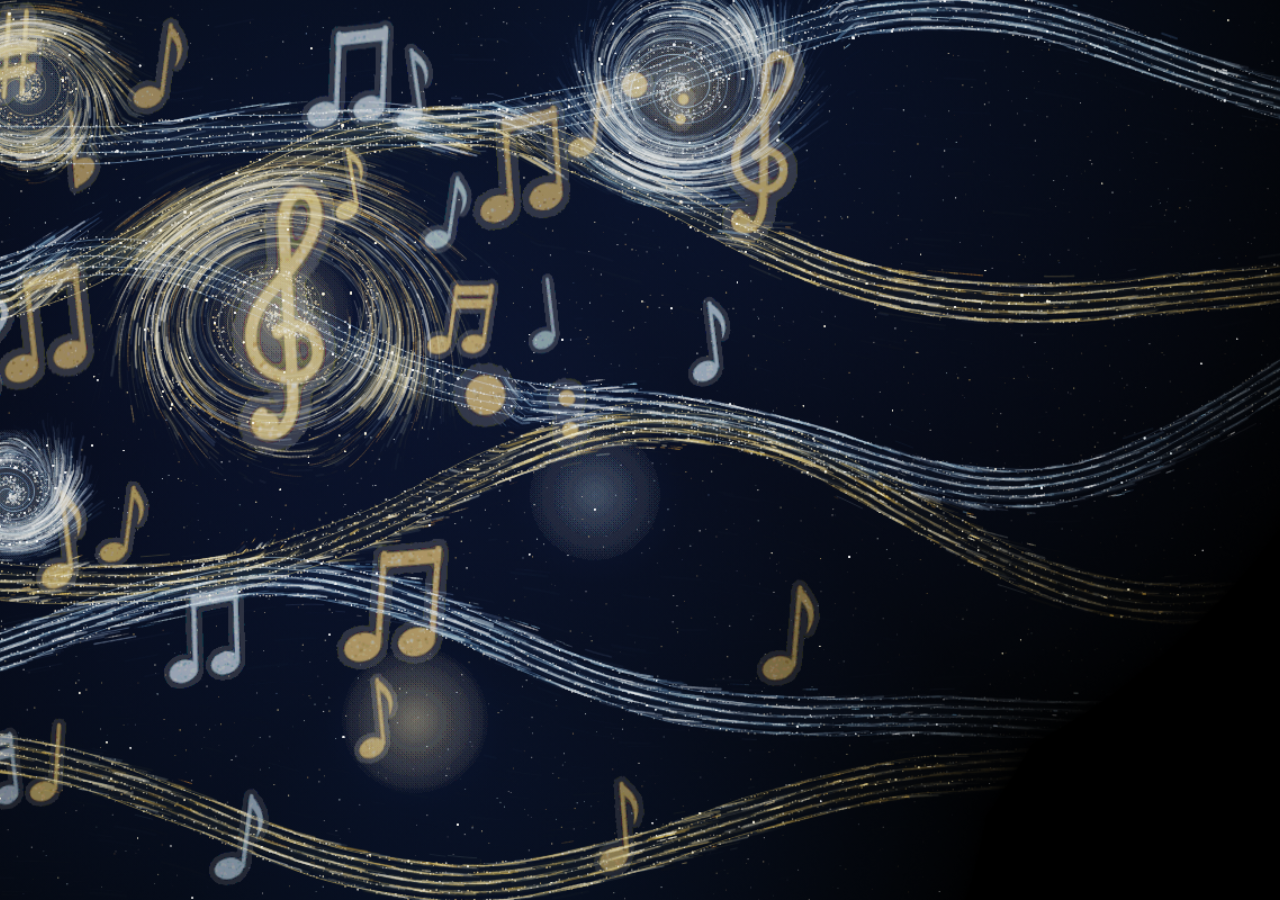
<file: demo/moonlight-opening.html>
<!doctype html>
<html lang="zh-CN">
<head>
<meta charset="utf-8">
<meta name="viewport" content="width=device-width,initial-scale=1">
<meta name="theme-color" content="#070d18">
<title>月光下的未完奏鸣 · 开场动画</title>
<style>
  *{box-sizing:border-box}
  html,body{margin:0;height:100%;background:#070d18;overflow:hidden;
    font-family:"Noto Serif SC","Songti SC",SimSun,serif;}
  #frame{position:fixed;inset:0;width:100vw;height:100svh;overflow:hidden;background:#0a1220}
  #frame canvas{position:absolute;left:50%;top:50%;transform:translate(-50%,-50%);
    width:max(100vw,160svh);height:max(100svh,62.5vw);display:block}
  /* 裸标题：无任何框 / 背景容器，仅字与光晕 */
  #title{position:absolute;left:50%;top:50%;transform:translate(-50%,-46%);max-width:92vw;
    text-align:center;pointer-events:none;font-weight:400;
    font-size:clamp(20px,5.6vw,56px);line-height:1.7;letter-spacing:.3em;
    color:#f0e2b6;text-shadow:0 0 18px rgba(7,13,24,.9),0 0 46px rgba(7,13,24,.65),0 0 60px rgba(232,200,119,.30);
    opacity:0;transition:opacity 2.6s ease,transform 2.6s ease}
  #title.show{opacity:1;transform:translate(-50%,-50%)}
  @media(prefers-reduced-motion:reduce){#title{transition:none}}
</style>
</head>
<body>
<div id="frame">
  <canvas id="sky" role="img" aria-label="月光下的未完奏鸣开场：深蓝夜幕上金色与冰蓝五线谱带蜿蜒盘成漩涡，金粉星屑与精致音符漂浮其间，笔触缓慢生长成画后浮现剧名。"></canvas>
  <div id="title">月光下的未完奏鸣</div>
</div>

<script>
'use strict';
/* ============================================================
   月光下的未完奏鸣 · 开场动画（单文件 / 零依赖 / 无外部资源）
   复刻目标：深蓝夜幕 + 金 / 冰蓝五线谱带蜿蜒成涡 + 金粉星屑 + 精致音符
   管线：Canvas2D 粒子笔触 → WebGL2 浮点拖尾累积 → 辉光 → ACES
   开场：数处光辉点燃后缓慢蔓延成画，完成后中央浮现裸标题（纯全屏，无 UI）
   音符：矢量路径手绘（谱号 / 符头 / 符干 / 符尾 / 符杠 / 升降号），
         剪影内撒金粉颗粒 + 外晕，逐帧微浮微转
   ============================================================ */

const TAU = Math.PI * 2;
const W = 1.6, H = 1;
const $ = s => document.querySelector(s);

const skyEl = $('#sky'), frameEl = $('#frame'), titleEl = $('#title');
const reducedMotion = matchMedia('(prefers-reduced-motion: reduce)').matches;

/* 固定参数：开场动画专用，不提供调节面板 */
const params = { speed: 3.00, density: 2000, glitter: 1.00, notes: 1.00, bloom: 0.00, exposure: 1.50 };

let seed = 20261126;
function rnd() { seed = (Math.imul(seed, 1664525) + 1013904223) >>> 0; return seed / 4294967296; }

/* ---------- 谱带：六条蜿蜒中心线（金 / 冰蓝交替），平行五线 ---------- */
const RIBBONS = [
  { base: 0.10, A1: 0.070, k1: 3.8, p1: 0.4, A2: 0.020, k2: 8.2, p2: 1.7, fam: 1 },
  { base: 0.26, A1: 0.095, k1: 4.2, p1: 2.2, A2: 0.026, k2: 7.4, p2: 0.6, fam: 0 },
  { base: 0.42, A1: 0.105, k1: 3.5, p1: 4.0, A2: 0.030, k2: 8.8, p2: 2.9, fam: 1 },
  { base: 0.58, A1: 0.090, k1: 4.5, p1: 1.1, A2: 0.024, k2: 7.9, p2: 4.2, fam: 0 },
  { base: 0.74, A1: 0.078, k1: 3.9, p1: 3.3, A2: 0.022, k2: 8.5, p2: 1.2, fam: 1 },
  { base: 0.90, A1: 0.065, k1: 4.3, p1: 5.1, A2: 0.018, k2: 7.6, p2: 3.6, fam: 0 },
];
const LINE_OFF = [-0.020, -0.010, 0, 0.010, 0.020];
function ribOf(r, x) { return r.base + r.A1 * Math.sin(r.k1 * x + r.p1) + r.A2 * Math.sin(r.k2 * x + r.p2); }
function ribDOf(r, x) { return r.A1 * r.k1 * Math.cos(r.k1 * x + r.p1) + r.A2 * r.k2 * Math.cos(r.k2 * x + r.p2); }
/* 中心线查表：每帧数万次求值走线性插值 */
const RN = 384;
let ribTab = [], ribDTab = [];
function buildRibTabs() {
  ribTab = RIBBONS.map(r => { const a = new Float32Array(RN + 1); for (let i = 0; i <= RN; i++) a[i] = ribOf(r, i / RN * W); return a; });
  ribDTab = RIBBONS.map(r => { const a = new Float32Array(RN + 1); for (let i = 0; i <= RN; i++) a[i] = ribDOf(r, i / RN * W); return a; });
}
function ribAt(oi, x) {
  const t = Math.min(RN - 1e-6, Math.max(0, x / W * RN)); const i = t | 0, f = t - i;
  const a = ribTab[oi]; return a[i] + (a[i + 1] - a[i]) * f;
}
function ribDAt(oi, x) {
  const t = Math.min(RN - 1e-6, Math.max(0, x / W * RN)); const i = t | 0, f = t - i;
  const a = ribDTab[oi]; return a[i] + (a[i + 1] - a[i]) * f;
}
function ownOf(x, y) {
  let bi = 0, bd = 1e9;
  for (let i = 0; i < RIBBONS.length; i++) {
    const d = Math.abs(y - ribAt(i, x));
    if (d < bd) { bd = d; bi = i; }
  }
  return bi;
}
/* ---------- 乐涡：谱带盘绕成的螺旋 ---------- */
const SPIRALS = [
  { x: 0.400, y: 0.350, r: 0.150, s: 0.34, fam: 0 },
  { x: 0.845, y: 0.100, r: 0.105, s: -0.30, fam: 1 },
  { x: 0.115, y: 0.100, r: 0.085, s: 0.28, fam: 0 },
  { x: 0.100, y: 0.550, r: 0.060, s: -0.22, fam: 1 },
];
function spiralAt(x, y) {
  for (const v of SPIRALS) {
    if (Math.abs(x - v.x) > v.r * 2.2 || Math.abs(y - v.y) > v.r * 2.0) continue;
    const rr = Math.hypot(x - v.x, (y - v.y) / 0.9) / v.r;
    if (rr < 1.7) return { v, rr };
  }
  return null;
}

function fieldAt(x, y, own) {
  let vx = 0.10 + 0.02 * Math.sin(y * 17 + own * 2.1);
  // 相邻两谱带切线按距离加权，避免归属边界处流线对冲堆亮缝
  const c1 = ribAt(own, x), d1 = Math.abs(y - c1);
  let si = -1, sd = 1e9;
  for (let i = 0; i < RIBBONS.length; i++) {
    if (i === own) continue;
    const d = Math.abs(y - ribAt(i, x));
    if (d < sd) { sd = d; si = i; }
  }
  const w = d1 / (d1 + sd + 1e-6);
  const tang = ribDAt(own, x) * (1 - w) + ribDAt(si, x) * w;
  let vy = tang * vx * 0.95 + 0.006 * Math.sin(x * 24 + y * 8 + own);
  // 乐涡旋卷 + 向心吸入
  let gmax = 0, rx = 0, ry = 0;
  for (const v of SPIRALS) {
    const dx = x - v.x, dy = (y - v.y) / 0.9;
    const r2 = dx * dx + dy * dy;
    const cut = v.r * 2.0;
    if (r2 > cut * cut) continue;
    const g = Math.exp(-r2 / (2 * v.r * v.r));
    if (g > gmax) gmax = g;
    const a = v.s * g / Math.sqrt(r2 + 0.0008);
    const sink = 0.008 * g;
    rx += -dy * a - dx * sink;
    ry += dx * a * 0.9 - dy * sink * 0.9;
  }
  vx = vx * (1 - 0.80 * gmax) + rx;
  vy = vy * (1 - 0.80 * gmax) + ry;
  return [vx, vy];
}
function field(x, y) { return fieldAt(x, y, ownOf(x, y)); }

function emphasisAt(x, y, own, sp) {
  if (sp) {                                       // 涡环带笔触（涡心留暗）
    const ang = Math.atan2((y - sp.v.y) / 0.9, x - sp.v.x);
    const brush = 0.78 + 0.22 * Math.sin(ang * 2 + Math.log(sp.rr + 0.15) * 2.4 + sp.v.x * 4);
    return Math.min(1, Math.exp(-(((sp.rr - 0.95) / 0.30) ** 2)) * brush * 0.9 + (sp.rr < 0.4 ? 0.10 : 0.05));
  }
  const d = y - ribAt(own, x);
  if (Math.abs(d) > 0.034) return 0.05;           // 谱带之外几乎留白
  const stripe = Math.max(0, Math.cos(TAU * d / 0.010));
  return Math.min(1, 0.10 + 0.90 * stripe * stripe * stripe);
}
function emphasis(x, y) {
  const sp = spiralAt(x, y);
  return emphasisAt(x, y, ownOf(x, y), sp);
}

/* ---------- 配色：金线 / 冰线 / 金粉 / 冰粉 ---------- */
const PALS = [
  ['#8a6a2a', '#b98f3e', '#d9b45b', '#e8c877', '#f2d896', '#f8e8b8', '#fdf6dc'], // 0 金谱线
  ['#5d87a6', '#7fa8c4', '#9fc4dc', '#bcd8e8', '#d4e8f2', '#e8f4fa', '#ffffff'], // 1 冰谱线
  ['#c9a24a', '#d9b45b', '#e8c877', '#f2d896', '#f8e8b8', '#fdf2cc', '#fffdf2'], // 2 金粉
  ['#9fc4dc', '#bcd8e8', '#d4e8f2', '#e8f4fa', '#f4fafd', '#ffffff', '#fff8e0'], // 3 冰粉
];
const FEATHER = 0.10;
let growth = null;
const cellCache = new Map();
function cellInfo(x, y) {
  const key = ((x * 80) | 0) * 128 + ((y * 80) | 0);
  let c = cellCache.get(key);
  if (c) return c;
  const sp = spiralAt(x, y);
  const own = ownOf(x, y);
  let kind, shift = 0;
  if (sp) {
    kind = sp.v.fam === 0 ? 2 : 3;
    shift = (sp.rr > 0.5 && sp.rr < 1.2) ? 1 : -1;
  } else {
    const d = y - ribAt(own, x);
    const stripe = Math.max(0, Math.cos(TAU * d / 0.010));
    const fam = RIBBONS[own].fam;
    if (stripe > 0.35) { kind = fam; shift = Math.round(stripe * 2) - (Math.abs(d) > 0.026 ? 1 : 0); }
    else { kind = fam === 0 ? 2 : 3; shift = -1; }
  }
  const em = emphasisAt(x, y, own, sp);
  const f = fieldAt(x, y, own);
  let g = 1;
  if (growth) {
    g = 0;
    for (const s of growth) {
      if (s.rOut2 <= 0) continue;
      const dx = x - s.x, dy = y - s.y, d2 = dx * dx + dy * dy;
      if (d2 >= s.rOut2) continue;
      const d = Math.sqrt(d2);
      const v = d <= s.r ? 1 : (s.rOut - d) / FEATHER;
      if (v > g) g = v;
      if (g >= 1) break;
    }
  }
  c = { em, kind, shift, g, fx: f[0], fy: f[1] };
  cellCache.set(key, c);
  return c;
}
const toneAt = (info, tone) => Math.min(6, Math.max(0, tone + info.shift));
function colorOf(info, tone) { return PALS[info.kind][toneAt(info, tone)]; }
function colorAt(x, y, tone) { return colorOf(cellInfo(x, y), tone); }

/* ---------- WebGL2 合成器 ---------- */
class Film {
  constructor(canvas) {
    const gl = canvas.getContext('webgl2', { alpha: false, antialias: false, preserveDrawingBuffer: true, powerPreference: 'high-performance' });
    if (!gl) throw new Error('no webgl2');
    this.gl = gl;
    this.hdr = !!gl.getExtension('EXT_color_buffer_float');
    const VS = `#version 300 es
      layout(location=0) in vec2 aPos; out vec2 vUv;
      void main(){ vUv = aPos * .5 + .5; gl_Position = vec4(aPos, 0., 1.); }`;
    const HEAD = `#version 300 es
      precision highp float; in vec2 vUv; out vec4 o;`;
    const FS_ACC = HEAD + `
      uniform sampler2D uInk, uBase, uDust, uPrev; uniform float uDecay, uGlitter;
      uniform float uGrow; uniform vec4 uSeeds[6];
      vec3 lin(vec3 c){ return pow(c, vec3(2.2)); }
      void main(){
        vec2 uv = vec2(vUv.x, 1. - vUv.y);
        vec4 ink = texture(uInk, uv);
        vec4 du = texture(uDust, uv);
        vec3 base = lin(texture(uBase, uv).rgb) + lin(du.rgb) * du.a * uGlitter;
        if (uGrow > .5) {
          vec2 p = vec2(uv.x * 1.6, uv.y);
          float g = 0.;
          for (int i = 0; i < 6; i++) {
            vec4 s = uSeeds[i];
            if (s.w <= 0.) continue;
            g = max(g, clamp((s.w - length(p - s.xy)) / 0.10, 0., 1.));
          }
          base *= g;
        }
        vec3 prev = texture(uPrev, vUv).rgb;
        o = vec4(prev * (1. - uDecay) + base * uDecay + lin(ink.rgb) * ink.a * .5, 1.);
      }`;
    const FS_EXT = HEAD + `
      uniform sampler2D uSrc;
      void main(){
        vec3 c = texture(uSrc, vUv).rgb * 1.25;
        float l = max(c.r, max(c.g, c.b));
        o = vec4(c * smoothstep(.55, .95, l), 1.);
      }`;
    const FS_BLUR = HEAD + `
      uniform sampler2D uSrc; uniform vec2 uTexel, uDir;
      void main(){
        vec2 d = uTexel * uDir;
        vec3 c = texture(uSrc, vUv).rgb * .227027;
        c += (texture(uSrc, vUv + d * 1.384615).rgb + texture(uSrc, vUv - d * 1.384615).rgb) * .316216;
        c += (texture(uSrc, vUv + d * 3.230769).rgb + texture(uSrc, vUv - d * 3.230769).rgb) * .070270;
        o = vec4(c, 1.);
      }`;
    const FS_COMP = HEAD + `
      uniform sampler2D uScene, uGlow; uniform float uBloom, uExposure;
      vec3 aces(vec3 x){ return clamp((x * (2.51 * x + .03)) / (x * (2.43 * x + .59) + .14), 0., 1.); }
      void main(){
        vec3 base = texture(uScene, vUv).rgb * 1.2;
        vec3 c = aces((base + texture(uGlow, vUv).rgb * uBloom * .7) * uExposure);
        float vig = 1. - .16 * pow(length((vUv - .5) * vec2(1.1, 1.)), 1.5);
        c = pow(c * vig, vec3(1. / 2.2));
        float grain = fract(sin(dot(gl_FragCoord.xy, vec2(12.9898, 78.233))) * 43758.5453) - .5;
        o = vec4(clamp(c + grain * .0035, 0., 1.), 1.);
      }`;
    this.pAcc = this.prog(VS, FS_ACC);
    this.pExt = this.prog(VS, FS_EXT);
    this.pBlur = this.prog(VS, FS_BLUR);
    this.pComp = this.prog(VS, FS_COMP);
    this.buf = gl.createBuffer();
    gl.bindBuffer(gl.ARRAY_BUFFER, this.buf);
    gl.bufferData(gl.ARRAY_BUFFER, new Float32Array([-1, -1, 1, -1, -1, 1, 1, 1]), gl.STATIC_DRAW);
    gl.enableVertexAttribArray(0);
    gl.vertexAttribPointer(0, 2, gl.FLOAT, false, 0, 0);
    this.ink = this.tex(); this.base = this.tex(); this.dust = this.tex();
    this.hist = []; this.bloomT = []; this.idx = 0;
  }
  prog(vs, fs) {
    const gl = this.gl, p = gl.createProgram();
    for (const [t, src] of [[gl.VERTEX_SHADER, vs], [gl.FRAGMENT_SHADER, fs]]) {
      const s = gl.createShader(t);
      gl.shaderSource(s, src); gl.compileShader(s);
      if (!gl.getShaderParameter(s, gl.COMPILE_STATUS)) throw new Error(gl.getShaderInfoLog(s));
      gl.attachShader(p, s); gl.deleteShader(s);
    }
    gl.linkProgram(p);
    if (!gl.getProgramParameter(p, gl.LINK_STATUS)) throw new Error(gl.getProgramInfoLog(p));
    const u = {};
    const n = gl.getProgramParameter(p, gl.ACTIVE_UNIFORMS);
    for (let i = 0; i < n; i++) { const info = gl.getActiveUniform(p, i); u[info.name] = gl.getUniformLocation(p, info.name); u[info.name.replace('[0]', '')] = u[info.name]; }
    return { p, u };
  }
  tex() {
    const gl = this.gl, t = gl.createTexture();
    gl.bindTexture(gl.TEXTURE_2D, t);
    gl.texParameteri(gl.TEXTURE_2D, gl.TEXTURE_MIN_FILTER, gl.LINEAR);
    gl.texParameteri(gl.TEXTURE_2D, gl.TEXTURE_MAG_FILTER, gl.LINEAR);
    gl.texParameteri(gl.TEXTURE_2D, gl.TEXTURE_WRAP_S, gl.CLAMP_TO_EDGE);
    gl.texParameteri(gl.TEXTURE_2D, gl.TEXTURE_WRAP_T, gl.CLAMP_TO_EDGE);
    return t;
  }
  target(w, h) {
    const gl = this.gl, t = this.tex();
    gl.texImage2D(gl.TEXTURE_2D, 0, this.hdr ? gl.RGBA16F : gl.RGBA, w, h, 0, gl.RGBA, this.hdr ? gl.HALF_FLOAT : gl.UNSIGNED_BYTE, null);
    const f = gl.createFramebuffer();
    gl.bindFramebuffer(gl.FRAMEBUFFER, f);
    gl.framebufferTexture2D(gl.FRAMEBUFFER, gl.COLOR_ATTACHMENT0, gl.TEXTURE_2D, t, 0);
    if (gl.checkFramebufferStatus(gl.FRAMEBUFFER) !== gl.FRAMEBUFFER_COMPLETE) throw new Error('bad fbo');
    gl.clearColor(0, 0, 0, 1); gl.clear(gl.COLOR_BUFFER_BIT);
    return { t, f };
  }
  resize(w, h) {
    const gl = this.gl;
    for (const x of [...this.hist, ...this.bloomT]) { gl.deleteTexture(x.t); gl.deleteFramebuffer(x.f); }
    this.w = w; this.h = h;
    this.bw = Math.max(1, w >> 2); this.bh = Math.max(1, h >> 2);
    this.hist = [this.target(w, h), this.target(w, h)];
    this.bloomT = [this.target(this.bw, this.bh), this.target(this.bw, this.bh)];
    this.idx = 0;
    gl.bindFramebuffer(gl.FRAMEBUFFER, null);
  }
  bind(t, unit) { const gl = this.gl; gl.activeTexture(gl.TEXTURE0 + unit); gl.bindTexture(gl.TEXTURE_2D, t); }
  draw(prog, fbo, w, h) {
    const gl = this.gl;
    gl.bindFramebuffer(gl.FRAMEBUFFER, fbo);
    gl.viewport(0, 0, w, h);
    gl.useProgram(prog.p);
    gl.bindBuffer(gl.ARRAY_BUFFER, this.buf);
    gl.vertexAttribPointer(0, 2, gl.FLOAT, false, 0, 0);
  }
  setBase(src, dustSrc) {
    this.bind(this.base, 0); this.gl.texImage2D(this.gl.TEXTURE_2D, 0, this.gl.RGBA, this.gl.RGBA, this.gl.UNSIGNED_BYTE, src);
    this.bind(this.dust, 0); this.gl.texImage2D(this.gl.TEXTURE_2D, 0, this.gl.RGBA, this.gl.RGBA, this.gl.UNSIGNED_BYTE, dustSrc);
  }
  advance(inkCanvas, dt, seeds) {
    const gl = this.gl, next = 1 - this.idx;
    this.bind(this.ink, 0);
    gl.texImage2D(gl.TEXTURE_2D, 0, gl.RGBA, gl.RGBA, gl.UNSIGNED_BYTE, inkCanvas);
    this.draw(this.pAcc, this.hist[next].f, this.w, this.h);
    this.bind(this.ink, 0); this.bind(this.base, 1); this.bind(this.hist[this.idx].t, 2); this.bind(this.dust, 3);
    gl.uniform1i(this.pAcc.u.uInk, 0); gl.uniform1i(this.pAcc.u.uBase, 1); gl.uniform1i(this.pAcc.u.uPrev, 2); gl.uniform1i(this.pAcc.u.uDust, 3);
    gl.uniform1f(this.pAcc.u.uGlitter, params.glitter);
    gl.uniform1f(this.pAcc.u.uDecay, Math.min(0.3, 0.03 * dt));
    gl.uniform1f(this.pAcc.u.uGrow, seeds ? 1 : 0);
    if (seeds) {
      const arr = new Float32Array(24);
      for (let i = 0; i < 6; i++) { const s = seeds[i]; arr[i * 4] = s.x; arr[i * 4 + 1] = s.y; arr[i * 4 + 2] = s.r; arr[i * 4 + 3] = s.rOut; }
      gl.uniform4fv(this.pAcc.u.uSeeds, arr);
    }
    gl.drawArrays(gl.TRIANGLE_STRIP, 0, 4);
    this.idx = next;
    gl.activeTexture(gl.TEXTURE0);
  }
  render() {
    const gl = this.gl;
    if (params.bloom > 0.001) {
      this.draw(this.pExt, this.bloomT[0].f, this.bw, this.bh);
      this.bind(this.hist[this.idx].t, 0); gl.uniform1i(this.pExt.u.uSrc, 0);
      gl.drawArrays(gl.TRIANGLE_STRIP, 0, 4);
      for (let i = 0; i < 4; i++) {
        const dst = (i + 1) % 2;
        this.draw(this.pBlur, this.bloomT[dst].f, this.bw, this.bh);
        this.bind(this.bloomT[i % 2].t, 0);
        gl.uniform1i(this.pBlur.u.uSrc, 0);
        gl.uniform2f(this.pBlur.u.uTexel, 1 / this.bw, 1 / this.bh);
        gl.uniform2f(this.pBlur.u.uDir, i % 2 === 0 ? 1.2 : 0, i % 2 === 1 ? 1.2 : 0);
        gl.drawArrays(gl.TRIANGLE_STRIP, 0, 4);
      }
    }
    this.draw(this.pComp, null, this.w, this.h);
    this.bind(this.hist[this.idx].t, 0); this.bind(this.bloomT[0].t, 1);
    gl.uniform1i(this.pComp.u.uScene, 0); gl.uniform1i(this.pComp.u.uGlow, 1);
    gl.uniform1f(this.pComp.u.uBloom, params.bloom);
    gl.uniform1f(this.pComp.u.uExposure, params.exposure);
    gl.drawArrays(gl.TRIANGLE_STRIP, 0, 4);
    gl.activeTexture(gl.TEXTURE0);
  }
}

/* ---------- 画布 ---------- */
let sky = skyEl, gpu = null, ctx2d = null;
try { gpu = new Film(sky); }
catch (err) {
  console.warn('WebGL2 不可用，回退 Canvas：', err.message);
  const clone = sky.cloneNode(); sky.replaceWith(clone); sky = clone;
  ctx2d = sky.getContext('2d', { alpha: false });
}
const under = document.createElement('canvas'), baseCtx = under.getContext('2d', { alpha: false });
const dustC = document.createElement('canvas'), dustCtx = dustC.getContext('2d');
const ink = document.createElement('canvas'), inkCtx = ink.getContext('2d', { alpha: !!gpu });
const maskC = document.createElement('canvas'), maskCtx = maskC.getContext('2d');
const baseIntro = document.createElement('canvas'), bIntroCtx = baseIntro.getContext('2d', { alpha: false });
let scale = 800;

/* ---------- 精致音符：矢量路径 + 剪影内金粉 + 外晕 ---------- */
const GLYPH_BOX = {
  treble: { w: 0.80, h: 2.10 }, bass: { w: 1.00, h: 1.25 },
  eighth: { w: 0.80, h: 1.65 }, quarter: { w: 0.60, h: 1.65 },
  beam: { w: 1.10, h: 1.65 }, sixteenth: { w: 1.10, h: 1.85 },
  sharp: { w: 0.70, h: 1.35 }, flat: { w: 0.55, h: 1.50 },
};
const GLYPH_COL = {
  0: { base: '#e8c877', light: '#f8e8b8', deep: '#b98f3e', white: '#fffdf2', halo: 'rgba(232,200,119,0.35)' },
  1: { base: '#cfe4f0', light: '#ffffff', deep: '#7fa8c4', white: '#f4fafd', halo: 'rgba(159,196,220,0.32)' },
};
function glyphPath(ctx, type) {
  ctx.beginPath();
  if (type === 'treble') {
    ctx.moveTo(0.03, 0.62);
    ctx.bezierCurveTo(0.03, 0.10, 0.03, -0.35, 0.03, -0.66);
    ctx.bezierCurveTo(0.03, -0.92, 0.22, -1.00, 0.28, -0.82);
    ctx.bezierCurveTo(0.34, -0.62, 0.10, -0.36, -0.10, -0.16);
    ctx.bezierCurveTo(-0.32, 0.06, -0.34, 0.36, -0.10, 0.48);
    ctx.bezierCurveTo(0.10, 0.58, 0.26, 0.46, 0.24, 0.28);
    ctx.bezierCurveTo(0.22, 0.12, 0.04, 0.06, -0.06, 0.16);
    ctx.moveTo(0.03, 0.62);
    ctx.bezierCurveTo(0.03, 0.80, -0.02, 0.92, -0.14, 0.94);
    ctx.bezierCurveTo(-0.26, 0.96, -0.30, 0.84, -0.22, 0.78);
  } else if (type === 'bass') {
    ctx.moveTo(-0.30, -0.40);
    ctx.bezierCurveTo(0.05, -0.52, 0.36, -0.30, 0.36, 0.02);
    ctx.bezierCurveTo(0.36, 0.34, 0.08, 0.54, -0.24, 0.62);
    ctx.bezierCurveTo(0.02, 0.44, 0.14, 0.26, 0.14, 0.04);
    ctx.bezierCurveTo(0.14, -0.16, 0.00, -0.30, -0.30, -0.40);
    ctx.closePath();
  } else if (type === 'eighth' || type === 'quarter') {
    ctx.moveTo(0.13, 0.55); ctx.lineTo(0.13, -0.75);
  } else if (type === 'beam' || type === 'sixteenth') {
    ctx.moveTo(-0.15, 0.55); ctx.lineTo(-0.15, -0.62);
    ctx.moveTo(0.55, 0.43); ctx.lineTo(0.55, -0.74);
  } else if (type === 'sharp') {
    ctx.moveTo(-0.12, -0.62); ctx.lineTo(-0.12, 0.62);
    ctx.moveTo(0.14, -0.68); ctx.lineTo(0.14, 0.56);
  } else if (type === 'flat') {
    ctx.moveTo(-0.10, -0.72); ctx.lineTo(-0.10, 0.52);
  }
}
function glyphFill(ctx, type) {
  ctx.beginPath();
  if (type === 'treble') { ctx.arc(-0.17, 0.86, 0.075, 0, TAU); }
  else if (type === 'bass') { ctx.arc(-0.18, -0.28, 0.17, 0, TAU); ctx.moveTo(0.59, -0.18); ctx.arc(0.52, -0.18, 0.07, 0, TAU); ctx.moveTo(0.59, 0.10); ctx.arc(0.52, 0.10, 0.07, 0, TAU); }
  else if (type === 'eighth' || type === 'quarter') { ctx.ellipse(-0.12, 0.62, 0.26, 0.19, -0.35, 0, TAU); }
  else if (type === 'beam' || type === 'sixteenth') {
    ctx.ellipse(-0.35, 0.62, 0.24, 0.18, -0.35, 0, TAU);
    ctx.moveTo(0.59, 0.50); ctx.ellipse(0.35, 0.50, 0.24, 0.18, -0.35, 0, TAU);
  }
  else if (type === 'flat') {
    ctx.moveTo(-0.10, 0.10);
    ctx.bezierCurveTo(0.16, -0.02, 0.30, 0.14, 0.18, 0.32);
    ctx.bezierCurveTo(0.08, 0.46, -0.02, 0.50, -0.10, 0.52);
    ctx.closePath();
  }
  ctx.fill();
  // 符尾 / 符杠 / 升号斜杠：实心多边形
  ctx.beginPath();
  if (type === 'eighth') {
    ctx.moveTo(0.13, -0.75);
    ctx.bezierCurveTo(0.42, -0.52, 0.46, -0.24, 0.30, 0.02);
    ctx.bezierCurveTo(0.36, -0.26, 0.30, -0.44, 0.13, -0.56);
    ctx.closePath();
  } else if (type === 'beam' || type === 'sixteenth') {
    ctx.moveTo(-0.19, -0.62); ctx.lineTo(0.59, -0.74); ctx.lineTo(0.59, -0.56); ctx.lineTo(-0.19, -0.44); ctx.closePath();
    if (type === 'sixteenth') { ctx.moveTo(-0.19, -0.34); ctx.lineTo(0.59, -0.46); ctx.lineTo(0.59, -0.28); ctx.lineTo(-0.19, -0.16); ctx.closePath(); }
  } else if (type === 'sharp') {
    ctx.moveTo(-0.30, -0.10); ctx.lineTo(0.32, -0.26); ctx.lineTo(0.32, -0.10); ctx.lineTo(-0.30, 0.06); ctx.closePath();
    ctx.moveTo(-0.30, 0.24); ctx.lineTo(0.32, 0.08); ctx.lineTo(0.32, 0.24); ctx.lineTo(-0.30, 0.40); ctx.closePath();
  }
  ctx.fill();
}
function makeGlyph(type, u, fam) {
  const box = GLYPH_BOX[type], col = GLYPH_COL[fam];
  const pad = 0.45;
  const cw = Math.ceil((box.w + pad) * u), ch = Math.ceil((box.h + pad) * u);
  const c = document.createElement('canvas'); c.width = cw; c.height = ch;
  const g = c.getContext('2d');
  g.translate(cw / 2, ch / 2); g.scale(u, u);
  g.lineCap = 'round'; g.lineJoin = 'round';
  g.shadowColor = col.halo; g.shadowBlur = u * 0.10;
  g.strokeStyle = col.base; g.fillStyle = col.base;
  g.lineWidth = type === 'treble' ? 0.085 : (type === 'sharp' || type === 'flat' ? 0.06 : 0.07);
  if (type === 'bass') { glyphFill(g, type); }
  else { glyphPath(g, type); g.stroke(); glyphFill(g, type); }
  g.shadowBlur = 0;
  // 剪影内撒粉：亮 / 深 / 白颗粒叠出金粉质感
  g.setTransform(1, 0, 0, 1, 0, 0);
  g.globalCompositeOperation = 'source-atop';
  const n = Math.floor(box.w * box.h * 520);
  for (let i = 0; i < n; i++) {
    const x = rnd() * cw, y = rnd() * ch;
    const t = rnd();
    g.fillStyle = t < 0.42 ? col.light : (t < 0.72 ? col.deep : (t < 0.9 ? col.white : col.base));
    g.globalAlpha = 0.25 + rnd() * 0.65;
    const s = (0.012 + rnd() * 0.026) * u;
    g.fillRect(x, y, s, s);
  }
  g.globalAlpha = 1; g.globalCompositeOperation = 'source-over';
  return { c, w: cw, h: ch };
}
const GLYPH_DEF = [
  ['treble', 0.405, 0.345, 0.300, -0.06, 0], ['treble', 0.065, 0.400, 0.160, 0.10, 1],
  ['treble', 0.935, 0.160, 0.220, 0.05, 0], ['bass', 0.655, 0.475, 0.160, -0.08, 0],
  ['bass', 0.805, 0.115, 0.100, 0.12, 0], ['eighth', 0.265, 0.075, 0.100, 0.15, 0],
  ['eighth', 0.545, 0.100, 0.090, -0.12, 1], ['eighth', 0.745, 0.130, 0.090, 0.10, 0],
  ['eighth', 0.475, 0.200, 0.080, -0.18, 0], ['eighth', 0.585, 0.235, 0.085, 0.14, 1],
  ['eighth', 0.155, 0.600, 0.110, -0.10, 0], ['eighth', 0.225, 0.585, 0.090, 0.16, 0],
  ['eighth', 0.875, 0.375, 0.090, -0.14, 1], ['eighth', 0.965, 0.700, 0.110, 0.08, 0],
  ['eighth', 0.505, 0.795, 0.090, -0.12, 0], ['eighth', 0.355, 0.925, 0.100, 0.10, 1],
  ['eighth', 0.775, 0.915, 0.100, -0.08, 0], ['beam', 0.135, 0.360, 0.130, -0.10, 0],
  ['beam', 0.475, 0.085, 0.120, 0.06, 1], ['beam', 0.665, 0.185, 0.130, -0.05, 0],
  ['beam', 0.525, 0.665, 0.140, 0.04, 0], ['beam', 0.315, 0.700, 0.110, -0.06, 1],
  ['sixteenth', 0.600, 0.350, 0.100, 0.12, 0], ['sixteenth', 0.075, 0.860, 0.100, -0.10, 1],
  ['quarter', 0.145, 0.845, 0.090, 0.06, 0], ['quarter', 0.695, 0.350, 0.080, -0.10, 1],
  ['sharp', 0.105, 0.060, 0.100, 0.05, 0], ['flat', 0.178, 0.175, 0.100, -0.06, 0],
];
let GLYPHS = [];
function buildGlyphs() {
  GLYPHS = GLYPH_DEF.map(([type, x, y, size, rot, fam]) => {
    const u = size * scale / GLYPH_BOX[type].h;
    const spr = makeGlyph(type, u, fam);
    return { type, x, y, rot, fam, ph: rnd() * TAU, sw: spr.w, sh: spr.h, c: spr.c };
  });
}

/* ---------- 底涂：深蓝夜幕 + 谱带五线 + 乐涡螺旋 + 金粉星屑 ---------- */
function paintUnder() {
  const w = under.width, h = under.height;
  dustCtx.clearRect(0, 0, w, h);
  const gBg = baseCtx.createLinearGradient(0, 0, 0, h);
  gBg.addColorStop(0, '#0b1526'); gBg.addColorStop(0.5, '#0a1020'); gBg.addColorStop(1, '#0d1a2e');
  baseCtx.fillStyle = gBg; baseCtx.fillRect(0, 0, w, h);
  const gC = baseCtx.createRadialGradient(0.45 * w, 0.42 * h, 0, 0.45 * w, 0.42 * h, 0.75 * w);
  gC.addColorStop(0, 'rgba(38,58,92,0.35)'); gC.addColorStop(1, 'rgba(38,58,92,0)');
  baseCtx.fillStyle = gC; baseCtx.fillRect(0, 0, w, h);
  baseCtx.lineCap = 'round';
  // 谱带：宽柔光体 + 五条平行谱线 + 沿线金粉
  for (let oi = 0; oi < RIBBONS.length; oi++) {
    const r = RIBBONS[oi];
    const pal = PALS[r.fam];
    baseCtx.strokeStyle = pal[2];
    baseCtx.globalAlpha = 0.06;
    baseCtx.lineWidth = 0.030 * scale;
    baseCtx.beginPath();
    for (let x = 0; x <= W + 0.001; x += 0.01) { const y = ribOf(r, x); x === 0 ? baseCtx.moveTo(x * scale, y * scale) : baseCtx.lineTo(x * scale, y * scale); }
    baseCtx.stroke();
    for (let li = 0; li < LINE_OFF.length; li++) {
      const off = LINE_OFF[li];
      baseCtx.strokeStyle = pal[li === 2 ? 5 : (li % 2 === 0 ? 3 : 4)];
      baseCtx.globalAlpha = 0.34 + rnd() * 0.26;
      baseCtx.lineWidth = (0.5 + rnd() * 0.5) * scale / 800;
      baseCtx.beginPath();
      for (let x = 0; x <= W + 0.001; x += 0.008) {
        const y = ribOf(r, x) + off + 0.0016 * Math.sin(x * 34 + li * 1.7 + oi);
        x === 0 ? baseCtx.moveTo(x * scale, y * scale) : baseCtx.lineTo(x * scale, y * scale);
      }
      baseCtx.stroke();
      // 沿线洒粉（独立金粉层，随「金粉」滑杆增减）
      const dust = PALS[r.fam === 0 ? 2 : 3];
      for (let x = 0; x <= W; x += 0.0035) {
        if (rnd() < 0.30) continue;
        const y = ribOf(r, x) + off + (rnd() - 0.5) * 0.004;
        dustCtx.fillStyle = dust[3 + Math.floor(rnd() * 4)];
        dustCtx.globalAlpha = Math.min(1, (0.20 + rnd() * 0.55) * 1.25);
        const s = (0.3 + rnd() * 1.0) * scale / 800;
        dustCtx.fillRect(x * scale - s / 2, y * scale - s / 2, s, s);
      }
    }
  }
  baseCtx.globalAlpha = 1;
  // 乐涡：三圈平行螺旋臂 + 涡心密粉
  for (const v of SPIRALS) {
    const pal = PALS[v.fam];
    const turns = 2.3, thMax = turns * TAU;
    for (let arm = 0; arm < 3; arm++) {
      const aoff = (arm - 1) * 0.010;
      baseCtx.strokeStyle = pal[arm === 1 ? 5 : 3];
      baseCtx.globalAlpha = 0.34 + rnd() * 0.24;
      baseCtx.lineWidth = (0.5 + rnd() * 0.5) * scale / 800;
      baseCtx.beginPath();
      let pen = false;
      for (let th = 0.5; th <= thMax; th += 0.05) {
        const rr = v.r * Math.pow(1 - th / thMax, 1.2) + 0.004 + aoff;
        const x = v.x + Math.cos(th + v.x * 5) * rr;
        const y = v.y + Math.sin(th + v.x * 5) * rr * 0.9;
        if (x < -0.05 || x > W + 0.05 || y < -0.05 || y > 1.05) { pen = false; continue; }
        if (!pen) { baseCtx.moveTo(x * scale, y * scale); pen = true; } else baseCtx.lineTo(x * scale, y * scale);
      }
      baseCtx.stroke();
    }
    const dust = PALS[v.fam === 0 ? 2 : 3];
    for (let i = 0; i < 700; i++) {
      const th = rnd() * thMax;
      const rr = v.r * Math.pow(1 - th / thMax, 1.2) + 0.004 + (rnd() - 0.5) * 0.014;
      const x = v.x + Math.cos(th + v.x * 5) * rr, y = v.y + Math.sin(th + v.x * 5) * rr * 0.9;
      dustCtx.fillStyle = dust[2 + Math.floor(rnd() * 5)];
      dustCtx.globalAlpha = Math.min(1, (0.12 + rnd() * 0.35) * 1.25);
      const s = (0.3 + rnd() * 1.0) * scale / 800;
      dustCtx.fillRect(x * scale - s / 2, y * scale - s / 2, s, s);
    }
  }
  baseCtx.globalAlpha = 1;
  // 夜幕星点
  for (let i = 0; i < 150; i++) {
    const x = rnd() * W, y = rnd();
    baseCtx.fillStyle = rnd() < 0.5 ? '#fff6d8' : '#dfe9f2';
    baseCtx.globalAlpha = 0.12 + rnd() * 0.4;
    const s = (0.3 + rnd() * 0.9) * scale / 800;
    baseCtx.fillRect(x * scale - s / 2, y * scale - s / 2, s, s);
  }
  baseCtx.globalAlpha = 1;
  // 满幅细碎金粉 / 冰屑（独立金粉层）
  for (let i = 0; i < 2600; i++) {
    const x = rnd() * W, y = rnd();
    dustCtx.fillStyle = rnd() < 0.55 ? PALS[2][3 + Math.floor(rnd() * 4)] : PALS[3][2 + Math.floor(rnd() * 4)];
    dustCtx.globalAlpha = Math.min(1, (0.08 + rnd() * 0.26) * 1.25);
    const s = (0.25 + rnd() * 0.8) * scale / 800;
    dustCtx.fillRect(x * scale - s / 2, y * scale - s / 2, s, s);
  }
  dustCtx.globalAlpha = 1;
  // 静态流线笔触
  for (let i = 0; i < 24000; i++) {
    let x, y;
    const m = rnd();
    if (m < 0.70) {
      x = rnd() * W;
      const oi = Math.floor(rnd() * RIBBONS.length);
      y = ribOf(RIBBONS[oi], x) + LINE_OFF[Math.floor(rnd() * 5)] + (rnd() - 0.5) * 0.004;
    } else if (m < 0.88) {
      const v = SPIRALS[Math.floor(rnd() * SPIRALS.length)], a = rnd() * TAU, rr = v.r * (0.55 + rnd() * 0.85);
      x = v.x + Math.cos(a) * rr; y = v.y + Math.sin(a) * rr * 0.9;
    } else { x = rnd() * W; y = rnd(); }
    const tone = Math.min(6, Math.floor(rnd() * 7));
    baseCtx.strokeStyle = colorAt(x, y, tone);
    baseCtx.globalAlpha = (0.08 + rnd() * 0.34) * emphasis(x, y);
    baseCtx.lineWidth = (0.4 + rnd() ** 2 * 1.9) * scale / 800;
    baseCtx.beginPath(); baseCtx.moveTo(x * scale, y * scale);
    const steps = 5 + Math.floor(rnd() * 30);
    for (let j = 0; j < steps; j++) { const d = field(x, y); x += d[0] * 0.012; y += d[1] * 0.012; baseCtx.lineTo(x * scale, y * scale); }
    baseCtx.stroke();
  }
  baseCtx.globalAlpha = 1;
  inkCtx.drawImage(under, 0, 0);
  inkCtx.globalAlpha = params.glitter;
  inkCtx.drawImage(dustC, 0, 0);
  inkCtx.globalAlpha = 1;
}

/* ---------- 粒子笔触 ---------- */
let particles = [];
function spawn(initial) {
  let x = rnd() * 1.7 - 0.05, y = rnd() * 1.08 - 0.04;
  const m = rnd();
  if (m < 0.70) {
    x = rnd() * W;
    const oi = Math.floor(rnd() * RIBBONS.length);
    y = ribOf(RIBBONS[oi], x) + LINE_OFF[Math.floor(rnd() * 5)] + (rnd() - 0.5) * 0.005;
  } else if (m < 0.88) {
    const v = SPIRALS[Math.floor(rnd() * SPIRALS.length)], a = rnd() * TAU, rr = v.r * (0.55 + rnd() * 0.85);
    x = v.x + Math.cos(a) * rr; y = v.y + Math.sin(a) * rr * 0.9;
  }
  return { x, y, age: initial ? Math.floor(rnd() * 180) : 0, life: 120 + Math.floor(rnd() * 220), tone: Math.min(6, Math.floor(rnd() ** 1.35 * 7)), width: 0.3 + rnd() ** 2 * 1.0, phase: rnd() * TAU };
}
/* 闪点：谱线洒金 + 涡心碎光 + 夜幕星点 */
let sparkles = [];
function buildSparkles() {
  sparkles = [];
  for (let i = 0; i < 90; i++) {
    sparkles.push({ x: rnd() * W, y: rnd(), s: 0.4 + rnd() * 0.9, ph: rnd() * TAU, c: rnd() < 0.5 ? '#fff6d8' : '#ffffff', gold: rnd() < 0.5 });
  }
  for (let oi = 0; oi < RIBBONS.length; oi++) {
    const r = RIBBONS[oi];
    for (let i = 0; i < 44; i++) {
      const x = rnd() * W;
      const y = ribOf(r, x) + LINE_OFF[Math.floor(rnd() * 5)] + (rnd() - 0.5) * 0.004;
      sparkles.push({ x, y, s: 0.5 + rnd() * 1.2, ph: rnd() * TAU, c: r.fam === 0 ? '#f8e8b8' : '#eaf4fa', gold: r.fam === 0 });
    }
  }
  for (const v of SPIRALS) {
    for (let i = 0; i < 40; i++) {
      const a = rnd() * TAU, rr = v.r * (0.35 + Math.pow(rnd(), 0.8) * 0.9);
      sparkles.push({ x: v.x + Math.cos(a) * rr, y: v.y + Math.sin(a) * rr * 0.9, s: 0.5 + rnd() * 1.2, ph: rnd() * TAU, c: v.fam === 0 ? '#f8e8b8' : '#eaf4fa', gold: v.fam === 0 });
    }
  }
}
const buckets = new Map();
let simT = 0;
function step(dt, show) {
  simT += dt / 30;
  if (growth && !gpu) refreshGrowth();
  if (gpu) {
    inkCtx.clearRect(0, 0, ink.width, ink.height);
  } else {
    inkCtx.globalAlpha = Math.min(0.9, 0.028 * dt);
    inkCtx.drawImage(growth ? baseIntro : under, 0, 0);
    if (!growth) { inkCtx.globalAlpha = Math.min(0.9, 0.028 * dt) * params.glitter; inkCtx.drawImage(dustC, 0, 0); }
    inkCtx.globalAlpha = 1;
  }
  cellCache.clear();
  buckets.clear();
  for (let i = 0; i < particles.length; i++) {
    let p = particles[i];
    p.age += dt;
    if (p.age > p.life || p.x < -0.12 || p.x > 1.72 || p.y < -0.12 || p.y > 1.12) p = particles[i] = spawn(false);
    const info = cellInfo(p.x, p.y);
    const nx = p.x + info.fx * 0.018 * dt, ny = p.y + info.fy * 0.018 * dt;
    const alpha = (0.28 + 0.4 * Math.sin(p.phase + p.age * 0.025) ** 2) * info.em * info.g;
    if (alpha > 0.02) {
      const ti = toneAt(info, p.tone);
      const ci = info.kind * 7 + ti;
      const aq = Math.min(7, Math.round(alpha * 7));
      const wq = Math.min(3, Math.round(p.width * 2.5));
      const key = ci * 32 + aq * 4 + wq;
      let b = buckets.get(key);
      if (!b) {
        b = { style: PALS[info.kind][ti], alpha: aq / 7, width: (wq / 2.5) * scale / 800, pts: [] };
        buckets.set(key, b);
      }
      b.pts.push(p.x * scale, p.y * scale, nx * scale, ny * scale);
    }
    p.x = nx; p.y = ny;
  }
  inkCtx.lineCap = 'round';
  for (const b of buckets.values()) {
    inkCtx.strokeStyle = b.style;
    inkCtx.globalAlpha = b.alpha;
    inkCtx.lineWidth = Math.max(0.3, b.width);
    inkCtx.beginPath();
    const pts = b.pts;
    for (let j = 0; j < pts.length; j += 4) {
      inkCtx.moveTo(pts[j], pts[j + 1]);
      inkCtx.lineTo(pts[j + 2], pts[j + 3]);
    }
    inkCtx.stroke();
  }
  inkCtx.globalAlpha = 1;
  // 音符：低alpha逐帧累积（拖尾平衡亮度），微浮微转微闪
  const N = GLYPHS.length;
  for (let i = 0; i < N; i++) {
    const gl = GLYPHS[i];
    const fade = Math.min(1, Math.max(0, params.notes * N - i));
    if (fade <= 0.02) continue;
    const gate = growth ? cellInfo(gl.x, gl.y).g : 1;
    if (gate <= 0.02) continue;
    const shim = 0.8 + 0.2 * Math.sin(simT * 1.3 + gl.ph);
    inkCtx.globalAlpha = 0.045 * fade * shim * gate;
    inkCtx.save();
    inkCtx.translate(gl.x * scale, (gl.y + 0.004 * Math.sin(simT * 0.6 + gl.ph)) * scale);
    inkCtx.rotate(gl.rot + 0.03 * Math.sin(simT * 0.4 + gl.ph));
    inkCtx.drawImage(gl.c, -gl.sw / 2, -gl.sh / 2, gl.sw, gl.sh);
    inkCtx.restore();
  }
  inkCtx.globalAlpha = 1;
  // 闪点（随生长门控显现，微微闪烁）
  for (const sp of sparkles) {
    const g = growth ? cellInfo(sp.x, sp.y).g : 1;
    if (g <= 0.02) continue;
    const gm = sp.gold ? params.glitter : 1;
    if (gm <= 0.02) continue;
    const tw = (0.25 + 0.55 * Math.sin(simT * 2 + sp.ph) ** 2) * gm;
    inkCtx.globalAlpha = tw * g;
    inkCtx.fillStyle = sp.c;
    const s = sp.s * scale / 800;
    inkCtx.fillRect(sp.x * scale - s / 2, sp.y * scale - s / 2, s, s);
  }
  inkCtx.globalAlpha = 1;
  if (growth) {
    for (const s of growth) {
      if (s.rOut2 <= 0) continue;
      const u = Math.min(1, Math.max(0, (introT - s.t0) / s.dur));
      const fade = Math.min(1, Math.max(0, (introT - s.t0) / 0.5)) * Math.pow(1 - u, 1.6);
      if (fade <= 0.01) continue;
      const r = (s.warm ? 0.09 : 0.085) * scale;
      const col = s.warm ? '248,232,184' : '214,236,248';
      const a0 = s.warm ? 0.035 : 0.025;
      const g = inkCtx.createRadialGradient(s.x * scale, s.y * scale, 0, s.x * scale, s.y * scale, r);
      g.addColorStop(0, `rgba(${col},${a0 * fade})`);
      g.addColorStop(0.4, `rgba(${col},${a0 * 0.45 * fade})`);
      g.addColorStop(1, `rgba(${col},0)`);
      inkCtx.fillStyle = g;
      inkCtx.fillRect(s.x * scale - r, s.y * scale - r, r * 2, r * 2);
    }
  }
  if (gpu) gpu.advance(ink, dt, growth);
  if (show) present();
}
function present() { if (gpu) gpu.render(); else ctx2d.drawImage(ink, 0, 0); }

/* ---------- 生长开场 ---------- */
const SEEDS = [
  { x: 0.400, y: 0.350, t0: 0.15, dur: 6.4, maxR: 1.05, warm: true },
  { x: 0.845, y: 0.100, t0: 0.90, dur: 5.9, maxR: 0.95, warm: true },
  { x: 0.115, y: 0.100, t0: 1.60, dur: 5.5, maxR: 0.90, warm: false },
  { x: 0.550, y: 0.800, t0: 2.20, dur: 5.6, maxR: 0.95, warm: true },
  { x: 0.100, y: 0.550, t0: 2.80, dur: 5.2, maxR: 0.90, warm: false },
  { x: 0.750, y: 0.550, t0: 3.30, dur: 5.2, maxR: 0.90, warm: false },
];
const INTRO_END = 8.6;
let introT = 0;
const easeGrow = u => u;
function updateGrowth(t) {
  introT = t;
  for (const s of SEEDS) {
    const u = Math.min(1, Math.max(0, (t - s.t0) / s.dur));
    s.r = u <= 0 ? 0 : s.maxR * easeGrow(u);
    s.rOut = s.r + FEATHER;
    s.rOut2 = s.rOut * s.rOut;
  }
}
function refreshGrowth() {
  const w = under.width, h = under.height;
  maskCtx.clearRect(0, 0, w, h);
  maskCtx.globalCompositeOperation = 'lighter';
  for (const s of growth) {
    if (s.rOut2 <= 0) continue;
    const R = s.rOut * scale;
    const g = maskCtx.createRadialGradient(s.x * scale, s.y * scale, 0, s.x * scale, s.y * scale, R);
    const inner = Math.max(0, Math.min(1, s.r / s.rOut));
    g.addColorStop(0, 'rgba(255,255,255,1)');
    g.addColorStop(inner, 'rgba(255,255,255,1)');
    g.addColorStop(1, 'rgba(255,255,255,0)');
    maskCtx.fillStyle = g;
    maskCtx.fillRect(s.x * scale - R, s.y * scale - R, R * 2, R * 2);
  }
  maskCtx.globalCompositeOperation = 'source-over';
  bIntroCtx.clearRect(0, 0, w, h);
  bIntroCtx.drawImage(under, 0, 0);
  bIntroCtx.globalAlpha = params.glitter;
  bIntroCtx.drawImage(dustC, 0, 0);
  bIntroCtx.globalAlpha = 1;
  bIntroCtx.globalCompositeOperation = 'destination-in';
  bIntroCtx.drawImage(maskC, 0, 0);
  bIntroCtx.globalCompositeOperation = 'source-over';
}

/* ---------- 状态机 ---------- */
let phase = 'boot';
let introStart = 0;
let running = true;
let warmLeft = 0, last = 0, acc = 0;
let fps = 0, fpsCount = 0, fpsAt = 0;
function showTitle() { titleEl.classList.add('show'); }
function beginIntro(now) {
  phase = 'intro'; introStart = now; introT = 0;
  growth = SEEDS; updateGrowth(0);
}
function endIntro() {
  growth = null;
  if (gpu) gpu.setBase(under, dustC);
  phase = 'live'; last = 0;
  showTitle();
}
function skipIntro() {
  if (phase !== 'intro') return;
  growth = null;
  if (gpu) gpu.setBase(under, dustC);
  for (let i = 0; i < 12; i++) step(1, false);
  present();
  endIntro();
}
let setupEpoch = 0;
function setup(replayIntro) {
  const coverW = Math.max(innerWidth, innerHeight * W);
  scale = Math.min(800, Math.max(600, coverW * Math.min(devicePixelRatio || 1, 2) / W));
  const pw = Math.round(scale * W), ph = Math.round(scale);
  for (const c of [sky, under, dustC, ink, maskC, baseIntro]) { c.width = pw; c.height = ph; }
  if (gpu) gpu.resize(pw, ph);
  seed = 20261126;
  buildRibTabs();
  paintUnder();
  buildGlyphs();
  buildSparkles();
  if (gpu) gpu.setBase(under, dustC);
  particles = Array.from({ length: Math.round(params.density * Q_FACTOR[quality]) }, () => spawn(true));
  warmLeft = 48;
  const epoch = ++setupEpoch;
  if (replayIntro && !reducedMotion) { beginIntro(performance.now()); return; }
  growth = null;
  phase = 'warm';
  (function warm() {
    if (epoch !== setupEpoch) return;
    for (let i = 0; i < 4 && warmLeft > 0; i++, warmLeft--) step(1, false);
    present();
    if (warmLeft > 0) requestAnimationFrame(warm);
    else { phase = 'live'; last = 0; showTitle(); }
  })();
}
function frame(now) {
  requestAnimationFrame(frame);
  fpsCount++;
  if (now - fpsAt >= 1000) { fps = fpsCount * 1000 / (now - fpsAt); fpsCount = 0; fpsAt = now; }
  if (phase === 'intro') {
    const t = (now - introStart) / 1000;
    updateGrowth(t);
    if (!last) last = now;
    acc += Math.min(80, now - last); last = now;
    if (acc >= 1000 / 30) { const dt = Math.min(2, acc / (1000 / 30)); acc = 0; step(dt, true); }
    if (t >= INTRO_END) endIntro();
    return;
  }
  if (document.hidden || !running || phase === 'warm' || phase === 'boot') { last = now; return; }
  if (!last) last = now;
  acc += Math.min(80, now - last); last = now;
  if (acc >= 1000 / 30) { const dt = Math.min(2, acc / (1000 / 30)) * params.speed; acc = 0; step(dt, true); }
  if (phase === 'live' && now - govAt > 2500) {
    govAt = now;
    if (fps > 0 && fps < 48 && quality < 2) { quality++; applyDensity(); }
  }
}
let quality = 0, govAt = 0;
const Q_FACTOR = [1, 0.65, 0.45];
function applyDensity() {
  const target = Math.round(params.density * Q_FACTOR[quality]);
  while (particles.length < target) particles.push(spawn(true));
  particles.length = target;
}

let resizeTimer;
new ResizeObserver(() => {
  clearTimeout(resizeTimer);
  resizeTimer = setTimeout(() => { titleEl.classList.remove('show'); setup(phase === 'intro'); }, 200);
}).observe(frameEl);

window.__flow = {
  get t() { return phase === 'intro' ? (performance.now() - introStart) / 1000 : 99; },
  get phase() { return phase; },
  get fps() { return fps; },
  get quality() { return quality; },
  get pw() { return sky.width; },
  get ph() { return sky.height; },
  get renderer() { return gpu ? 'webgl2' : 'canvas2d'; },
  get setups() { return setupEpoch; },
  get warmLeft() { return warmLeft; },
  get titleShown() { return titleEl.classList.contains('show'); },
  params,
  skip: () => skipIntro(),
};

setup(!reducedMotion);
requestAnimationFrame(frame);
</script>
</body>
</html>
</file>
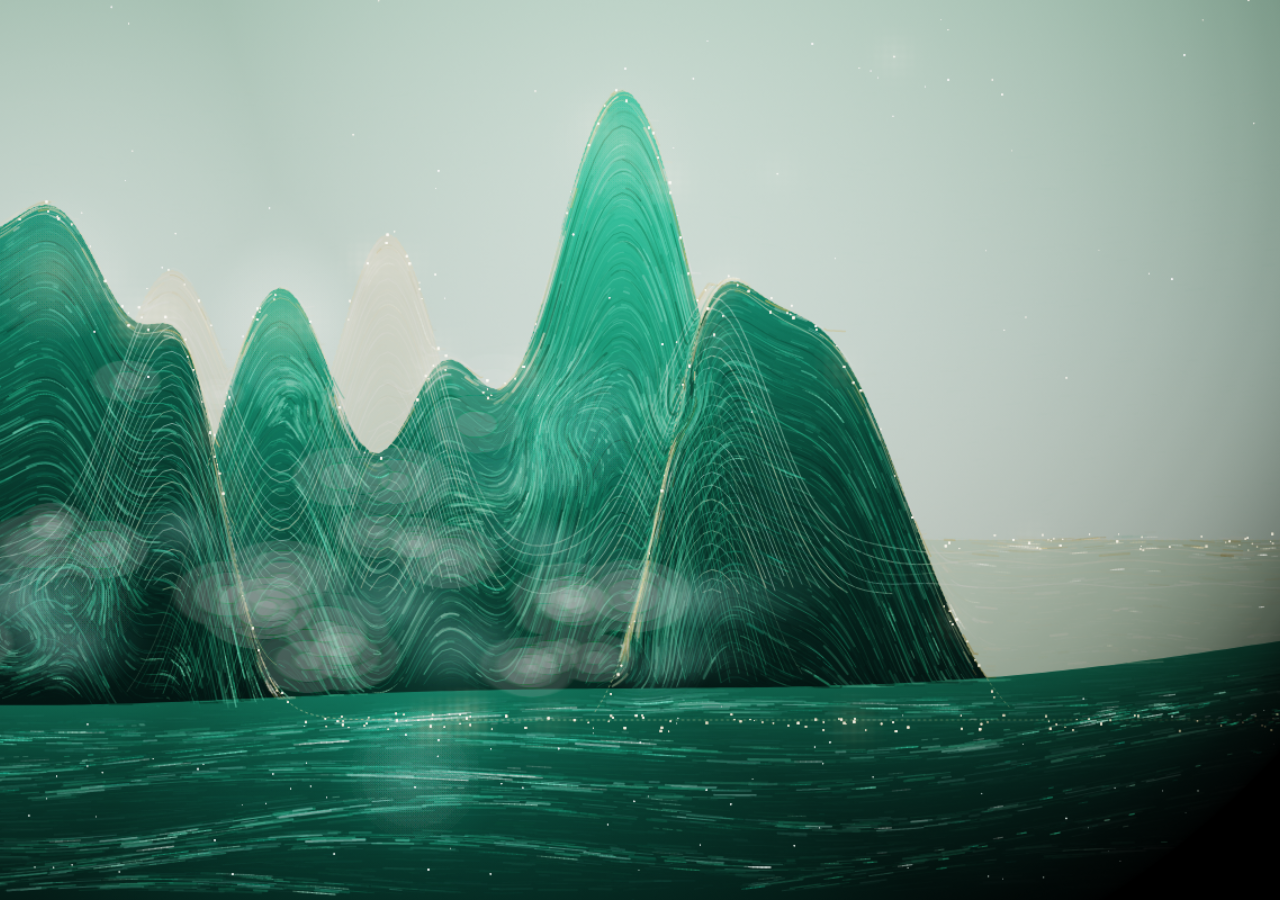
<file: demo/qinglv-opening.html>
<!doctype html>
<html lang="zh-CN">
<head>
<meta charset="utf-8">
<meta name="viewport" content="width=device-width,initial-scale=1">
<meta name="theme-color" content="#0a1712">
<title>青绿长卷·千里未归 · 开场动画</title>
<style>
  *{box-sizing:border-box}
  html,body{margin:0;height:100%;background:#0a1712;overflow:hidden;
    font-family:"Noto Serif SC","Songti SC",SimSun,serif;}
  #frame{position:fixed;inset:0;width:100vw;height:100svh;overflow:hidden;background:#cfeadb}
  #frame canvas{position:absolute;left:50%;top:50%;transform:translate(-50%,-50%);
    width:max(100vw,160svh);height:max(100svh,62.5vw);display:block}
  /* 裸标题：无任何框 / 背景容器，仅字与光晕 */
  #title{position:absolute;left:50%;top:50%;transform:translate(-50%,-46%);max-width:92vw;
    text-align:center;pointer-events:none;font-weight:400;
    font-size:clamp(20px,5.6vw,56px);line-height:1.7;letter-spacing:.3em;
    color:#0b332c;text-shadow:0 0 14px rgba(244,252,246,.95),0 0 40px rgba(244,252,246,.75),0 0 64px rgba(255,253,242,.55);
    opacity:0;transition:opacity 2.6s ease,transform 2.6s ease}
  #title.show{opacity:1;transform:translate(-50%,-50%)}
  @media(prefers-reduced-motion:reduce){#title{transition:none}}
</style>
</head>
<body>
<div id="frame">
  <canvas id="sky" role="img" aria-label="青绿长卷·千里未归开场：薄荷天空下青绿群山由等高流线织成，山脊洒金，云涡盘绕山腰，山脚一江碧水，笔触缓慢生长成画后浮现剧名。"></canvas>
  <div id="title">青绿长卷·千里未归</div>
</div>

<script>
'use strict';
/* ============================================================
   青绿长卷·千里未归 · 开场动画（单文件 / 零依赖 / 无外部资源）
   复刻目标：薄荷天空 + 青绿等高线群山（山脊洒金）+ 白色云涡 + 山脚蜿蜒江流
   管线：Canvas2D 粒子笔触 → WebGL2 浮点拖尾累积 → 辉光 → ACES
   开场：数处光辉点燃后缓慢蔓延成画，完成后中央浮现裸标题（纯全屏，无 UI）
   ============================================================ */

const TAU = Math.PI * 2;
const W = 1.6, H = 1;
const $ = s => document.querySelector(s);

const skyEl = $('#sky'), frameEl = $('#frame'), titleEl = $('#title');
const reducedMotion = matchMedia('(prefers-reduced-motion: reduce)').matches;

/* 固定参数：开场动画专用，不提供调节面板 */
const params = { speed: 3.00, density: 2000, mist: 0.35, gold: 1.00, bloom: 2.00, exposure: 1.35 };

let seed = 12060413;
function rnd() { seed = (Math.imul(seed, 1664525) + 1013904223) >>> 0; return seed / 4294967296; }

/* ---------- 山体：近→远排列，_own 取第一座山脊高于该点的山 ---------- */
/* peaks: [峰心x, 峰高, 峰宽]；ridge(x) = base - Σ 高斯峰 */
const RANGES = [
  { base: 0.80, peaks: [[0.15, 0.56, 0.130], [0.00, 0.34, 0.080], [0.30, 0.26, 0.060]], near: true },   // 左前景大山
  { base: 0.84, peaks: [[0.99, 0.47, 0.150], [0.87, 0.24, 0.070]], near: true },   // 右前景坡岭
  { base: 0.80, peaks: [[0.78, 0.70, 0.130], [0.40, 0.48, 0.110], [0.58, 0.30, 0.070]], near: false }, // 中景主峰
  { base: 0.60, peaks: [[0.28, 0.30, 0.090], [0.52, 0.34, 0.080], [0.88, 0.28, 0.090]], near: false }, // 远山淡金
];
function ridgeOf(r, x) {
  let y = r.base;
  for (const [px, h, w] of r.peaks) { const t = (x - px) / w; y -= h * Math.exp(-t * t); }
  return y;
}
function ridgeDOf(r, x) {
  let d = 0;
  for (const [px, h, w] of r.peaks) { const t = (x - px) / w; d += h * Math.exp(-t * t) * 2 * t / w; }
  return d;
}
function ownerOf(x, y) {
  for (let i = 0; i < RANGES.length; i++) if (y >= ridgeAt(i, x) - 0.004) return i;
  return -1;
}
/* 山脊查表：每帧数万次求值走线性插值，避免重复高斯 */
const RN = 384;
let ridgeTab = [], ridgeDTab = [];
function buildRidgeTabs() {
  ridgeTab = RANGES.map(r => { const a = new Float32Array(RN + 1); for (let i = 0; i <= RN; i++) a[i] = ridgeOf(r, i / RN * W); return a; });
  ridgeDTab = RANGES.map(r => { const a = new Float32Array(RN + 1); for (let i = 0; i <= RN; i++) a[i] = ridgeDOf(r, i / RN * W); return a; });
}
function ridgeAt(oi, x) {
  const t = Math.min(RN - 1e-6, Math.max(0, x / W * RN)); const i = t | 0, f = t - i;
  const a = ridgeTab[oi]; return a[i] + (a[i + 1] - a[i]) * f;
}
function ridgeDAt(oi, x) {
  const t = Math.min(RN - 1e-6, Math.max(0, x / W * RN)); const i = t | 0, f = t - i;
  const a = ridgeDTab[oi]; return a[i] + (a[i + 1] - a[i]) * f;
}
/* ---------- 江面：蜿蜒顶线 + 平行流带 ---------- */
const riverTop = x => 0.735 + 0.050 * Math.sin(2.0 * x + 0.7) + 0.015 * Math.sin(4.7 * x + 2);
const riverTopD = x => 0.100 * Math.cos(2.0 * x + 0.7) + 0.0705 * Math.cos(4.7 * x + 2);
const RIVER_BANDS = [
  { off: 0.030, A: 0.010, k: 5.2, p: 0.4 },
  { off: 0.065, A: 0.013, k: 6.1, p: 1.6 },
  { off: 0.100, A: 0.016, k: 5.5, p: 2.7 },
  { off: 0.140, A: 0.018, k: 6.6, p: 0.9 },
  { off: 0.180, A: 0.020, k: 5.8, p: 2.1 },
  { off: 0.220, A: 0.021, k: 6.3, p: 3.3 },
  { off: 0.260, A: 0.022, k: 5.1, p: 1.2 },
];
const rbandY = (b, x) => riverTop(x) + b.off + b.A * Math.sin(b.k * x + b.p);
const rbandD = (b, x) => riverTopD(x) + b.A * b.k * Math.cos(b.k * x + b.p);
/* ---------- 云涡：白色螺旋 ---------- */
const SWIRL = [
  { x: 0.720, y: 0.475, r: 0.055, s: 0.15 },
  { x: 0.845, y: 0.455, r: 0.040, s: -0.13 },
  { x: 0.175, y: 0.645, r: 0.050, s: 0.14 },
  { x: 0.115, y: 0.715, r: 0.038, s: -0.12 },
  { x: 0.630, y: 0.575, r: 0.030, s: 0.11 },
  { x: 0.800, y: 0.745, r: 0.034, s: -0.11 },
  { x: 0.420, y: 0.440, r: 0.026, s: 0.10 },
];
/* ---------- 云雾带 ---------- */
const MIST_BANDS = [
  { y0: 0.585, A: 0.020, k: 3.1, p: 0.5, w: 0.026 },
  { y0: 0.690, A: 0.025, k: 2.3, p: 1.8, w: 0.030 },
];
function mistAt(x, y) {
  let m = 0;
  for (const b of MIST_BANDS) {
    const d = y - (b.y0 + b.A * Math.sin(b.k * x + b.p));
    m = Math.max(m, Math.exp(-((d / b.w) ** 2)) * (0.45 + 0.55 * Math.sin(x * 5.3 + b.p * 2)));
  }
  for (const v of SWIRL) {
    if (Math.abs(x - v.x) > v.r * 2.6 || Math.abs(y - v.y) > v.r * 2.4) continue;
    const r = Math.hypot(x - v.x, (y - v.y) / 0.9) / v.r;
    if (r > 2.6) continue;
    m = Math.max(m, Math.exp(-(((r - 1.0) / 0.62) ** 2)) * 0.95);
  }
  return Math.min(1, m * params.mist);
}

function fieldAt(x, y, rt, own) {
  let vx, vy = 0;
  if (y > rt) {                                   // 江流：顺流带切线
    vx = 0.16 + 0.03 * Math.sin(y * 21 + x * 4);
    let bw = 0, bd = 0;
    for (const b of RIVER_BANDS) {
      const w = Math.exp(-(((y - rbandY(b, x)) / 0.035) ** 2));
      if (w > bw) { bw = w; bd = rbandD(b, x); }
    }
    vy = bw * bd * vx * 0.9;
  } else if (own < 0) {                           // 天空：极缓横风
    vx = 0.045 + 0.012 * Math.sin(y * 13 + x * 3);
    vy = 0.006 * Math.sin(x * 7 + y * 5);
  } else {                                        // 山体：沿等高线（山脊切线）
    vx = 0.085 + 0.02 * Math.sin(y * 15 + own * 2.1);
    vy = ridgeDAt(own, x) * vx * 0.92 + 0.008 * Math.sin(x * 26 + y * 9 + own);
    // 接近下一座山的遮挡边界时改顺边界切线，避免两族流线对冲堆积成亮缝
    const nr = ownerOf(x, y + 0.08);
    if (nr >= 0 && nr !== own) {
      const db = ridgeAt(nr, x) - y;
      if (db < 0.06) {
        const w = 1 - db / 0.06;
        vy = vy * (1 - w) + (ridgeDAt(nr, x) * vx * 0.92) * w;
      }
    }
  }
  // 云涡旋卷
  let gmax = 0, rx = 0, ry = 0;
  for (const v of SWIRL) {
    const dx = x - v.x, dy = (y - v.y) / 0.9;
    const r2 = dx * dx + dy * dy;
    const cut = v.r * 3.2;
    if (r2 > cut * cut) continue;
    const g = Math.exp(-r2 / (2 * v.r * v.r));
    if (g > gmax) gmax = g;
    const a = v.s * g / Math.sqrt(r2 + 0.0012);
    const sink = 0.06 * g;
    rx += -dy * a - dx * sink;
    ry += dx * a * 0.9 - dy * sink * 0.9;
  }
  vx = vx * (1 - 0.6 * gmax) + rx;
  vy = vy * (1 - 0.6 * gmax) + ry;
  return [vx, vy];
}
function field(x, y) {
  const rt = riverTop(x);
  return fieldAt(x, y, rt, y > rt ? -1 : ownerOf(x, y));
}

function emphasisAt(x, y, rt, own, m) {
  if (y > rt) {                                   // 江面浪尖亮线
    let s = 0.10;
    for (const b of RIVER_BANDS) {
      const d = y - rbandY(b, x);
      s = Math.max(s, Math.exp(-((d / 0.009) ** 2)));
    }
    return Math.min(1, s);
  }
  if (m > 0.62) {                                 // 云涡环带笔触
    let s = 0.30 * m;
    for (const v of SWIRL) {
      if (Math.abs(x - v.x) > v.r * 3.2 || Math.abs(y - v.y) > v.r * 2.9) continue;
      const r = Math.hypot(x - v.x, (y - v.y) / 0.9) / v.r;
      if (r > 3.2) continue;
      const ang = Math.atan2((y - v.y) / 0.9, x - v.x);
      const brush = 0.78 + 0.22 * Math.sin(ang * 2 + Math.log(r + 0.15) * 2.4 + v.x * 4);
      s = Math.max(s, Math.exp(-(((r - 1.05) / 0.66) ** 2)) * brush * 0.95);
    }
    return Math.min(1, s);
  }
  if (own < 0) return 0.06;                       // 天空几乎留白
  const d = y - ridgeAt(own, x);
  // 等高条纹：随山脊起伏的平行亮线
  const phase = d / 0.015 + 0.12 * Math.sin(x * 9 + own * 1.7);
  const stripe = 0.5 + 0.5 * Math.cos(TAU * phase);
  let s = 0.22 + 0.78 * stripe * stripe;
  s = Math.max(s, Math.exp(-((d / 0.020) ** 2)));  // 山脊金线
  if (own === 3) s *= 0.70;                        // 远山淡化
  return Math.min(1, s);
}
function emphasis(x, y) {
  const rt = riverTop(x);
  const own = y > rt ? -1 : ownerOf(x, y);
  return emphasisAt(x, y, rt, own, y > rt ? 0 : mistAt(x, y));
}

/* ---------- 配色：薄荷天 / 远山淡金 / 中景翠 / 前景深青 / 江碧 / 云白 / 脊金 ---------- */
const PALS = [
  ['#a8d8c0', '#bfe6d2', '#d2f0e0', '#e4f7ea', '#f2fbf4', '#ffffff', '#fdf6da'], // 0 天空
  ['#c9c39a', '#d8d3ac', '#e6e2c0', '#f0eccd', '#f7f3dc', '#fbf8e8', '#fffdf2'], // 1 远山
  ['#123f36', '#1a5a4a', '#237a62', '#2f9c7d', '#45b98f', '#6fd3a8', '#a5e8c4'], // 2 中景翠
  ['#175f52', '#23806c', '#33a184', '#4fbf9c', '#7fd8b8', '#b2ecd4', '#eafff5'], // 3 江流
  ['#cfe8dc', '#ddf2e6', '#e9f8ee', '#f4fcf6', '#fbfefb', '#ffffff', '#fdf8e4'], // 4 云雾
  ['#b98f3e', '#d3b061', '#e6cb8b', '#f2e0ac', '#f9edc8', '#fdf6e0', '#fffdf2'], // 5 山脊金
  ['#082a26', '#0d3b34', '#145448', '#1d7261', '#2a9078', '#3fb08c', '#7fd0ae'], // 6 前景深青
];
const FEATHER = 0.10;
let growth = null;
const cellCache = new Map();
function cellInfo(x, y) {
  const key = ((x * 80) | 0) * 128 + ((y * 80) | 0);
  let c = cellCache.get(key);
  if (c) return c;
  const rt = riverTop(x);
  let kind, shift = 0, em, f;
  if (y > rt) {
    kind = 3; em = emphasisAt(x, y, rt, -1, 0); f = fieldAt(x, y, rt, -1);
  } else {
    const own = ownerOf(x, y);
    const m = mistAt(x, y);
    if (m > 0.62) {
      kind = 4; em = emphasisAt(x, y, rt, own, m); f = fieldAt(x, y, rt, own);
    } else if (own < 0) {
      kind = 0; em = 0.06; f = fieldAt(x, y, rt, -1);
    } else {
      const d = y - ridgeAt(own, x);
      const cr = Math.exp(-((d / 0.018) ** 2));
      const stripe = 0.5 + 0.5 * Math.cos(TAU * (d / 0.015 + 0.12 * Math.sin(x * 9 + own * 1.7)));
      if (cr > 0.45) kind = 5;
      else {
        kind = own === 3 ? 1 : (RANGES[own].near ? 6 : 2);
        shift = Math.round(cr * 2) + (stripe > 0.55 ? 3 : 0) - (d > 0.30 ? 1 : 0);
      }
      em = emphasisAt(x, y, rt, own, m); f = fieldAt(x, y, rt, own);
    }
  }
  let g = 1;
  if (growth) {
    g = 0;
    for (const s of growth) {
      if (s.rOut2 <= 0) continue;
      const dx = x - s.x, dy = y - s.y, d2 = dx * dx + dy * dy;
      if (d2 >= s.rOut2) continue;
      const d = Math.sqrt(d2);
      const v = d <= s.r ? 1 : (s.rOut - d) / FEATHER;
      if (v > g) g = v;
      if (g >= 1) break;
    }
  }
  c = { em, kind, shift, g, fx: f[0], fy: f[1] };
  cellCache.set(key, c);
  return c;
}
const toneAt = (info, tone) => Math.min(6, Math.max(0, tone + info.shift));
function colorOf(info, tone) { return PALS[info.kind][toneAt(info, tone)]; }
function colorAt(x, y, tone) { return colorOf(cellInfo(x, y), tone); }

/* ---------- WebGL2 合成器 ---------- */
class Film {
  constructor(canvas) {
    const gl = canvas.getContext('webgl2', { alpha: false, antialias: false, preserveDrawingBuffer: true, powerPreference: 'high-performance' });
    if (!gl) throw new Error('no webgl2');
    this.gl = gl;
    this.hdr = !!gl.getExtension('EXT_color_buffer_float');
    const VS = `#version 300 es
      layout(location=0) in vec2 aPos; out vec2 vUv;
      void main(){ vUv = aPos * .5 + .5; gl_Position = vec4(aPos, 0., 1.); }`;
    const HEAD = `#version 300 es
      precision highp float; in vec2 vUv; out vec4 o;`;
    const FS_ACC = HEAD + `
      uniform sampler2D uInk, uBase, uPrev; uniform float uDecay;
      uniform float uGrow; uniform vec4 uSeeds[6];
      vec3 lin(vec3 c){ return pow(c, vec3(2.2)); }
      void main(){
        vec2 uv = vec2(vUv.x, 1. - vUv.y);
        vec4 ink = texture(uInk, uv);
        vec3 base = lin(texture(uBase, uv).rgb);
        if (uGrow > .5) {
          vec2 p = vec2(uv.x * 1.6, uv.y);
          float g = 0.;
          for (int i = 0; i < 6; i++) {
            vec4 s = uSeeds[i];
            if (s.w <= 0.) continue;
            g = max(g, clamp((s.w - length(p - s.xy)) / 0.10, 0., 1.));
          }
          base *= g;
        }
        vec3 prev = texture(uPrev, vUv).rgb;
        o = vec4(prev * (1. - uDecay) + base * uDecay + lin(ink.rgb) * ink.a * .5, 1.);
      }`;
    const FS_EXT = HEAD + `
      uniform sampler2D uSrc;
      void main(){
        vec3 c = texture(uSrc, vUv).rgb;
        float l = max(c.r, max(c.g, c.b));
        o = vec4(c * smoothstep(.85, 1.2, l), 1.);
      }`;
    const FS_BLUR = HEAD + `
      uniform sampler2D uSrc; uniform vec2 uTexel, uDir;
      void main(){
        vec2 d = uTexel * uDir;
        vec3 c = texture(uSrc, vUv).rgb * .227027;
        c += (texture(uSrc, vUv + d * 1.384615).rgb + texture(uSrc, vUv - d * 1.384615).rgb) * .316216;
        c += (texture(uSrc, vUv + d * 3.230769).rgb + texture(uSrc, vUv - d * 3.230769).rgb) * .070270;
        o = vec4(c, 1.);
      }`;
    const FS_COMP = HEAD + `
      uniform sampler2D uScene, uGlow; uniform float uBloom, uExposure;
      vec3 aces(vec3 x){ return clamp((x * (2.51 * x + .03)) / (x * (2.43 * x + .59) + .14), 0., 1.); }
      void main(){
        vec3 base = texture(uScene, vUv).rgb;
        vec3 c = aces((base + texture(uGlow, vUv).rgb * uBloom * .75) * uExposure);
        float vig = 1. - .14 * pow(length((vUv - .5) * vec2(1.1, 1.)), 1.5);
        c = pow(c * vig, vec3(1. / 2.2));
        float grain = fract(sin(dot(gl_FragCoord.xy, vec2(12.9898, 78.233))) * 43758.5453) - .5;
        o = vec4(clamp(c + grain * .003, 0., 1.), 1.);
      }`;
    this.pAcc = this.prog(VS, FS_ACC);
    this.pExt = this.prog(VS, FS_EXT);
    this.pBlur = this.prog(VS, FS_BLUR);
    this.pComp = this.prog(VS, FS_COMP);
    this.buf = gl.createBuffer();
    gl.bindBuffer(gl.ARRAY_BUFFER, this.buf);
    gl.bufferData(gl.ARRAY_BUFFER, new Float32Array([-1, -1, 1, -1, -1, 1, 1, 1]), gl.STATIC_DRAW);
    gl.enableVertexAttribArray(0);
    gl.vertexAttribPointer(0, 2, gl.FLOAT, false, 0, 0);
    this.ink = this.tex(); this.base = this.tex();
    this.hist = []; this.bloomT = []; this.idx = 0;
  }
  prog(vs, fs) {
    const gl = this.gl, p = gl.createProgram();
    for (const [t, src] of [[gl.VERTEX_SHADER, vs], [gl.FRAGMENT_SHADER, fs]]) {
      const s = gl.createShader(t);
      gl.shaderSource(s, src); gl.compileShader(s);
      if (!gl.getShaderParameter(s, gl.COMPILE_STATUS)) throw new Error(gl.getShaderInfoLog(s));
      gl.attachShader(p, s); gl.deleteShader(s);
    }
    gl.linkProgram(p);
    if (!gl.getProgramParameter(p, gl.LINK_STATUS)) throw new Error(gl.getProgramInfoLog(p));
    const u = {};
    const n = gl.getProgramParameter(p, gl.ACTIVE_UNIFORMS);
    for (let i = 0; i < n; i++) { const info = gl.getActiveUniform(p, i); u[info.name] = gl.getUniformLocation(p, info.name); u[info.name.replace('[0]', '')] = u[info.name]; }
    return { p, u };
  }
  tex() {
    const gl = this.gl, t = gl.createTexture();
    gl.bindTexture(gl.TEXTURE_2D, t);
    gl.texParameteri(gl.TEXTURE_2D, gl.TEXTURE_MIN_FILTER, gl.LINEAR);
    gl.texParameteri(gl.TEXTURE_2D, gl.TEXTURE_MAG_FILTER, gl.LINEAR);
    gl.texParameteri(gl.TEXTURE_2D, gl.TEXTURE_WRAP_S, gl.CLAMP_TO_EDGE);
    gl.texParameteri(gl.TEXTURE_2D, gl.TEXTURE_WRAP_T, gl.CLAMP_TO_EDGE);
    return t;
  }
  target(w, h) {
    const gl = this.gl, t = this.tex();
    gl.texImage2D(gl.TEXTURE_2D, 0, this.hdr ? gl.RGBA16F : gl.RGBA, w, h, 0, gl.RGBA, this.hdr ? gl.HALF_FLOAT : gl.UNSIGNED_BYTE, null);
    const f = gl.createFramebuffer();
    gl.bindFramebuffer(gl.FRAMEBUFFER, f);
    gl.framebufferTexture2D(gl.FRAMEBUFFER, gl.COLOR_ATTACHMENT0, gl.TEXTURE_2D, t, 0);
    if (gl.checkFramebufferStatus(gl.FRAMEBUFFER) !== gl.FRAMEBUFFER_COMPLETE) throw new Error('bad fbo');
    gl.clearColor(0, 0, 0, 1); gl.clear(gl.COLOR_BUFFER_BIT);
    return { t, f };
  }
  resize(w, h) {
    const gl = this.gl;
    for (const x of [...this.hist, ...this.bloomT]) { gl.deleteTexture(x.t); gl.deleteFramebuffer(x.f); }
    this.w = w; this.h = h;
    this.bw = Math.max(1, w >> 2); this.bh = Math.max(1, h >> 2);
    this.hist = [this.target(w, h), this.target(w, h)];
    this.bloomT = [this.target(this.bw, this.bh), this.target(this.bw, this.bh)];
    this.idx = 0;
    gl.bindFramebuffer(gl.FRAMEBUFFER, null);
  }
  bind(t, unit) { const gl = this.gl; gl.activeTexture(gl.TEXTURE0 + unit); gl.bindTexture(gl.TEXTURE_2D, t); }
  draw(prog, fbo, w, h) {
    const gl = this.gl;
    gl.bindFramebuffer(gl.FRAMEBUFFER, fbo);
    gl.viewport(0, 0, w, h);
    gl.useProgram(prog.p);
    gl.bindBuffer(gl.ARRAY_BUFFER, this.buf);
    gl.vertexAttribPointer(0, 2, gl.FLOAT, false, 0, 0);
  }
  setBase(src) { this.bind(this.base, 0); this.gl.texImage2D(this.gl.TEXTURE_2D, 0, this.gl.RGBA, this.gl.RGBA, this.gl.UNSIGNED_BYTE, src); }
  advance(inkCanvas, dt, seeds) {
    const gl = this.gl, next = 1 - this.idx;
    this.bind(this.ink, 0);
    gl.texImage2D(gl.TEXTURE_2D, 0, gl.RGBA, gl.RGBA, gl.UNSIGNED_BYTE, inkCanvas);
    this.draw(this.pAcc, this.hist[next].f, this.w, this.h);
    this.bind(this.ink, 0); this.bind(this.base, 1); this.bind(this.hist[this.idx].t, 2);
    gl.uniform1i(this.pAcc.u.uInk, 0); gl.uniform1i(this.pAcc.u.uBase, 1); gl.uniform1i(this.pAcc.u.uPrev, 2);
    gl.uniform1f(this.pAcc.u.uDecay, Math.min(0.3, 0.03 * dt));
    gl.uniform1f(this.pAcc.u.uGrow, seeds ? 1 : 0);
    if (seeds) {
      const arr = new Float32Array(24);
      for (let i = 0; i < 6; i++) { const s = seeds[i]; arr[i * 4] = s.x; arr[i * 4 + 1] = s.y; arr[i * 4 + 2] = s.r; arr[i * 4 + 3] = s.rOut; }
      gl.uniform4fv(this.pAcc.u.uSeeds, arr);
    }
    gl.drawArrays(gl.TRIANGLE_STRIP, 0, 4);
    this.idx = next;
    gl.activeTexture(gl.TEXTURE0);
  }
  render() {
    const gl = this.gl;
    if (params.bloom > 0.001) {
      this.draw(this.pExt, this.bloomT[0].f, this.bw, this.bh);
      this.bind(this.hist[this.idx].t, 0); gl.uniform1i(this.pExt.u.uSrc, 0);
      gl.drawArrays(gl.TRIANGLE_STRIP, 0, 4);
      for (let i = 0; i < 4; i++) {
        const dst = (i + 1) % 2;
        this.draw(this.pBlur, this.bloomT[dst].f, this.bw, this.bh);
        this.bind(this.bloomT[i % 2].t, 0);
        gl.uniform1i(this.pBlur.u.uSrc, 0);
        gl.uniform2f(this.pBlur.u.uTexel, 1 / this.bw, 1 / this.bh);
        gl.uniform2f(this.pBlur.u.uDir, i % 2 === 0 ? 1.2 : 0, i % 2 === 1 ? 1.2 : 0);
        gl.drawArrays(gl.TRIANGLE_STRIP, 0, 4);
      }
    }
    this.draw(this.pComp, null, this.w, this.h);
    this.bind(this.hist[this.idx].t, 0); this.bind(this.bloomT[0].t, 1);
    gl.uniform1i(this.pComp.u.uScene, 0); gl.uniform1i(this.pComp.u.uGlow, 1);
    gl.uniform1f(this.pComp.u.uBloom, params.bloom);
    gl.uniform1f(this.pComp.u.uExposure, params.exposure);
    gl.drawArrays(gl.TRIANGLE_STRIP, 0, 4);
    gl.activeTexture(gl.TEXTURE0);
  }
}

/* ---------- 画布 ---------- */
let sky = skyEl, gpu = null, ctx2d = null;
try { gpu = new Film(sky); }
catch (err) {
  console.warn('WebGL2 不可用，回退 Canvas：', err.message);
  const clone = sky.cloneNode(); sky.replaceWith(clone); sky = clone;
  ctx2d = sky.getContext('2d', { alpha: false });
}
const under = document.createElement('canvas'), baseCtx = under.getContext('2d', { alpha: false });
const ink = document.createElement('canvas'), inkCtx = ink.getContext('2d', { alpha: !!gpu });
const maskC = document.createElement('canvas'), maskCtx = maskC.getContext('2d');
const baseIntro = document.createElement('canvas'), bIntroCtx = baseIntro.getContext('2d', { alpha: false });
let scale = 800;

/* ---------- 云团 sprite 与飘云 ---------- */
const puffSprite = document.createElement('canvas');
puffSprite.width = puffSprite.height = 128;
{
  const pc = puffSprite.getContext('2d');
  const g = pc.createRadialGradient(64, 64, 0, 64, 64, 64);
  g.addColorStop(0, 'rgba(250,254,250,0.95)');
  g.addColorStop(0.45, 'rgba(244,252,246,0.55)');
  g.addColorStop(1, 'rgba(244,252,246,0)');
  pc.fillStyle = g; pc.fillRect(0, 0, 128, 128);
}
let PUFFS = [];
function buildPuffs() {
  PUFFS = [];
  const CL = [[0.10, 0.66], [0.30, 0.60], [0.52, 0.66], [0.70, 0.60], [0.90, 0.66], [0.16, 0.72], [0.60, 0.72], [0.86, 0.74]];
  for (const [cx, cy] of CL) {
    for (let i = 0; i < 4; i++) {
      PUFFS.push({ x: cx + (rnd() - 0.5) * 0.10, y: cy + (rnd() - 0.5) * 0.04, s: 0.05 + rnd() * 0.045, a: 0.5 + rnd() * 0.35, sp: 0.5 + rnd() });
    }
  }
  for (const v of SWIRL) {
    for (let i = 0; i < 2; i++) {
      const a = rnd() * TAU, r = v.r * (1.3 + rnd() * 0.9);
      PUFFS.push({ x: v.x + Math.cos(a) * r, y: v.y + Math.sin(a) * r * 0.9, s: 0.035 + rnd() * 0.05, a: 0.3 + rnd() * 0.35, sp: 0.4 + rnd() });
    }
  }
}

/* ---------- 底涂：薄荷天空 + 四层山体 + 云团 + 江面 + 山脊金线 ---------- */
function paintUnder() {
  const w = under.width, h = under.height;
  const gSky = baseCtx.createLinearGradient(0, 0, 0, 0.66 * scale);
  gSky.addColorStop(0, '#b7e0c8'); gSky.addColorStop(0.55, '#cfeadb'); gSky.addColorStop(1, '#e4f4e6');
  baseCtx.fillStyle = gSky; baseCtx.fillRect(0, 0, w, h);
  // 山体自远而近铺底
  const order = [3, 2, 1, 0];
  for (const oi of order) {
    const r = RANGES[oi];
    baseCtx.beginPath();
    baseCtx.moveTo(0, h);
    for (let x = 0; x <= W + 0.001; x += 0.01) baseCtx.lineTo(x * scale, ridgeOf(r, x) * scale);
    baseCtx.lineTo(w, h); baseCtx.closePath();
    const g = baseCtx.createLinearGradient(0, (r.base - 0.6) * scale, 0, r.base * scale);
    if (oi === 3) { g.addColorStop(0, '#efe9cb'); g.addColorStop(1, '#cfe4cd'); }
    else if (oi === 2) { g.addColorStop(0, '#45b98f'); g.addColorStop(0.5, '#1d7261'); g.addColorStop(1, '#0d3b34'); }
    else { g.addColorStop(0, '#2a9078'); g.addColorStop(0.45, '#145448'); g.addColorStop(1, '#082a26'); }
    baseCtx.fillStyle = g; baseCtx.fill();
  }
  // 等高线织物：自远而近，沿山脊偏移的平行明暗线
  baseCtx.lineCap = 'round';
  for (const oi of order) {
    const r = RANGES[oi];
    const pal = oi === 3 ? PALS[1] : (r.near ? PALS[6] : PALS[2]);
    let k = 0;
    for (let c = 0.012; c < 0.62; c += 0.013, k++) {
      const crest = c < 0.024;
      let ti = crest ? 4 + (k % 2) : (k % 3 === 0 ? 5 : (k % 3 === 1 ? 3 : 1));
      ti = Math.max(0, ti - Math.floor(c / 0.34));
      if (oi === 3) ti = Math.min(6, ti + 1);
      baseCtx.strokeStyle = crest ? PALS[5][ti] : pal[ti];
      baseCtx.globalAlpha = 0.30 + rnd() * 0.30;
      baseCtx.lineWidth = (0.5 + rnd() * 0.7) * scale / 800;
      baseCtx.beginPath();
      let pen = false;
      for (let x = 0; x <= W + 0.001; x += 0.01) {
        const y = ridgeOf(r, x) + c + 0.0025 * Math.sin(x * 40 + k * 1.3);
        if (y > riverTop(x) - 0.004 || y > r.base + 0.06) { pen = false; continue; }
        if (!pen) { baseCtx.moveTo(x * scale, y * scale); pen = true; }
        else baseCtx.lineTo(x * scale, y * scale);
      }
      baseCtx.stroke();
    }
  }
  baseCtx.globalAlpha = 1;
  // 江面铺底
  baseCtx.beginPath();
  baseCtx.moveTo(0, h);
  for (let x = 0; x <= W + 0.001; x += 0.01) baseCtx.lineTo(x * scale, riverTop(x) * scale);
  baseCtx.lineTo(w, h); baseCtx.closePath();
  const gR = baseCtx.createLinearGradient(0, 0.72 * scale, 0, h);
  gR.addColorStop(0, '#2a9078'); gR.addColorStop(0.5, '#175f52'); gR.addColorStop(1, '#0e453c');
  baseCtx.fillStyle = gR; baseCtx.fill();
  // 静态流线笔触
  baseCtx.lineCap = 'round';
  for (let i = 0; i < 26000; i++) {
    let x = rnd() * W, y = rnd();
    const m = i % 5;
    if (m === 0 || m === 1 || m === 2) { x = rnd() * W; y = 0.10 + rnd() * 0.66; }
    else if (m === 3) { x = rnd() * W; y = riverTop(x) + 0.01 + rnd() * (1 - riverTop(x) - 0.02); }
    else { const v = SWIRL[Math.floor(rnd() * SWIRL.length)], a = rnd() * TAU, r = v.r * (0.4 + rnd() * 1.5);
      x = v.x + Math.cos(a) * r; y = v.y + Math.sin(a) * r * 0.9; }
    const tone = Math.min(6, Math.floor(rnd() * 7));
    baseCtx.strokeStyle = colorAt(x, y, tone);
    baseCtx.globalAlpha = (0.09 + rnd() * 0.46) * emphasis(x, y);
    baseCtx.lineWidth = (0.4 + rnd() ** 2 * 1.9) * scale / 800;
    baseCtx.beginPath(); baseCtx.moveTo(x * scale, y * scale);
    const steps = 5 + Math.floor(rnd() * 30);
    for (let j = 0; j < steps; j++) { const d = field(x, y); x += d[0] * 0.012; y += d[1] * 0.012; baseCtx.lineTo(x * scale, y * scale); }
    baseCtx.stroke();
  }
  baseCtx.globalAlpha = 1;
  // 山脊金线（虚线细描）
  baseCtx.setLineDash([2 * scale / 800, 3 * scale / 800]);
  for (let oi = 0; oi < RANGES.length; oi++) {
    const r = RANGES[oi];
    baseCtx.strokeStyle = oi === 3 ? 'rgba(240,228,170,0.35)' : 'rgba(242,224,172,0.5)';
    baseCtx.lineWidth = 1 * scale / 800;
    baseCtx.beginPath();
    for (let x = 0; x <= W + 0.001; x += 0.01) {
      const y = ridgeOf(r, x);
      if (ownerOf(x, y + 0.006) !== oi) { baseCtx.moveTo(x * scale, y * scale); continue; }
      baseCtx.lineTo(x * scale, y * scale);
    }
    baseCtx.stroke();
  }
  baseCtx.setLineDash([]);
  // 静态云团
  for (const p of PUFFS) {
    const s = p.s * scale;
    baseCtx.globalAlpha = p.a * 0.45 * params.mist;
    baseCtx.drawImage(puffSprite, p.x * scale - s, p.y * scale - s * 0.62, s * 2, s * 1.24);
  }
  baseCtx.globalAlpha = 1;
  inkCtx.drawImage(under, 0, 0);
}

/* ---------- 粒子笔触 ---------- */
let particles = [];
function spawn(initial) {
  let x = rnd() * 1.7 - 0.05, y = rnd() * 1.08 - 0.04;
  const area = rnd();
  if (area < 0.62) {
    x = rnd() * W;
    const oi = [0, 0, 1, 2, 2, 2, 3][Math.floor(rnd() * 7)];
    const top = ridgeOf(RANGES[oi], x);
    const bot = Math.min(RANGES[oi].base, riverTop(x)) - 0.01;
    y = top + rnd() * Math.max(0.02, bot - top);
  }
  else if (area < 0.86) { x = rnd() * W; y = riverTop(x) + 0.01 + rnd() * (1 - riverTop(x) - 0.02); }
  return { x, y, age: initial ? Math.floor(rnd() * 180) : 0, life: 120 + Math.floor(rnd() * 220), tone: Math.min(6, Math.floor(rnd() ** 1.35 * 7)), width: 0.3 + rnd() ** 2 * 1.0, phase: rnd() * TAU };
}
/* 闪点：山脊洒金 + 天空星点 + 江面碎光 */
let sparkles = [];
function buildSparkles() {
  sparkles = [];
  for (let i = 0; i < 64; i++) {
    sparkles.push({ x: rnd() * W, y: rnd() * 0.46, s: 0.5 + rnd() * 1.0, ph: rnd() * TAU, c: rnd() < 0.55 ? '#fff6d8' : '#ffffff', gold: rnd() < 0.55 });
  }
  for (let oi = 0; oi < RANGES.length; oi++) {
    const r = RANGES[oi];
    for (let i = 0; i < 140; i++) {
      const x = rnd() * W;
      const y = ridgeOf(r, x) + (rnd() - 0.35) * 0.02;
      if (ownerOf(x, y + 0.006) !== oi) continue;
      sparkles.push({ x, y, s: 0.7 + rnd() * 1.3, ph: rnd() * TAU, c: '#f7e8c0', gold: true });
    }
  }
  for (let i = 0; i < 90; i++) {
    const x = rnd() * W;
    const y = riverTop(x) + 0.02 + rnd() * (1 - riverTop(x) - 0.04);
    sparkles.push({ x, y, s: 0.4 + rnd() * 0.8, ph: rnd() * TAU, c: '#eafff5', gold: false });
  }
}
const buckets = new Map();
let simT = 0;
function step(dt, show) {
  simT += dt / 30;
  if (growth && !gpu) refreshGrowth();
  if (gpu) {
    inkCtx.clearRect(0, 0, ink.width, ink.height);
  } else {
    inkCtx.globalAlpha = Math.min(0.9, 0.028 * dt);
    inkCtx.drawImage(growth ? baseIntro : under, 0, 0);
    inkCtx.globalAlpha = 1;
  }
  cellCache.clear();
  buckets.clear();
  for (let i = 0; i < particles.length; i++) {
    let p = particles[i];
    p.age += dt;
    if (p.age > p.life || p.x < -0.12 || p.x > 1.72 || p.y < -0.12 || p.y > 1.12) p = particles[i] = spawn(false);
    const info = cellInfo(p.x, p.y);
    const nx = p.x + info.fx * 0.018 * dt, ny = p.y + info.fy * 0.018 * dt;
    const alpha = (0.28 + 0.4 * Math.sin(p.phase + p.age * 0.025) ** 2) * info.em * info.g;
    if (alpha > 0.02) {
      const ti = toneAt(info, p.tone);
      const ci = info.kind * 7 + ti;
      const aq = Math.min(7, Math.round(alpha * 7));
      const wq = Math.min(3, Math.round(p.width * 2.5));
      const key = ci * 32 + aq * 4 + wq;
      let b = buckets.get(key);
      if (!b) {
        b = { style: PALS[info.kind][ti], alpha: aq / 7, width: (wq / 2.5) * scale / 800, pts: [] };
        buckets.set(key, b);
      }
      b.pts.push(p.x * scale, p.y * scale, nx * scale, ny * scale);
    }
    p.x = nx; p.y = ny;
  }
  inkCtx.lineCap = 'round';
  for (const b of buckets.values()) {
    inkCtx.strokeStyle = b.style;
    inkCtx.globalAlpha = b.alpha;
    inkCtx.lineWidth = Math.max(0.3, b.width);
    inkCtx.beginPath();
    const pts = b.pts;
    for (let j = 0; j < pts.length; j += 4) {
      inkCtx.moveTo(pts[j], pts[j + 1]);
      inkCtx.lineTo(pts[j + 2], pts[j + 3]);
    }
    inkCtx.stroke();
  }
  inkCtx.globalAlpha = 1;
  // 飘云：缓慢横移的软云团
  if (params.mist > 0.02) {
    for (const p of PUFFS) {
      const x = ((p.x + simT * 0.006 * p.sp) % (W + 0.3)) - 0.15;
      const s = p.s * scale;
      inkCtx.globalAlpha = 0.05 * p.a * params.mist;
      inkCtx.drawImage(puffSprite, x * scale - s, p.y * scale - s * 0.62, s * 2, s * 1.24);
    }
    inkCtx.globalAlpha = 1;
  }
  // 闪点（随生长门控显现，微微闪烁）
  for (const sp of sparkles) {
    const g = growth ? cellInfo(sp.x, sp.y).g : 1;
    if (g <= 0.02) continue;
    const gm = sp.gold ? params.gold : 1;
    if (gm <= 0.02) continue;
    const tw = (0.25 + 0.55 * Math.sin(simT * 2 + sp.ph) ** 2) * gm;
    inkCtx.globalAlpha = tw * g;
    inkCtx.fillStyle = sp.c;
    const s = sp.s * scale / 800;
    inkCtx.fillRect(sp.x * scale - s / 2, sp.y * scale - s / 2, s, s);
  }
  inkCtx.globalAlpha = 1;
  if (growth) {
    for (const s of growth) {
      if (s.rOut2 <= 0) continue;
      const u = Math.min(1, Math.max(0, (introT - s.t0) / s.dur));
      const fade = Math.min(1, Math.max(0, (introT - s.t0) / 0.5)) * Math.pow(1 - u, 1.6);
      if (fade <= 0.01) continue;
      const r = (s.warm ? 0.09 : 0.085) * scale;
      const col = s.warm ? '247,232,192' : '190,240,220';
      const a0 = s.warm ? 0.035 : 0.025;
      const g = inkCtx.createRadialGradient(s.x * scale, s.y * scale, 0, s.x * scale, s.y * scale, r);
      g.addColorStop(0, `rgba(${col},${a0 * fade})`);
      g.addColorStop(0.4, `rgba(${col},${a0 * 0.45 * fade})`);
      g.addColorStop(1, `rgba(${col},0)`);
      inkCtx.fillStyle = g;
      inkCtx.fillRect(s.x * scale - r, s.y * scale - r, r * 2, r * 2);
    }
  }
  if (gpu) gpu.advance(ink, dt, growth);
  if (show) present();
}
function present() { if (gpu) gpu.render(); else ctx2d.drawImage(ink, 0, 0); }

/* ---------- 生长开场 ---------- */
const SEEDS = [
  { x: 0.78, y: 0.16, t0: 0.15, dur: 6.4, maxR: 1.05, warm: true },
  { x: 0.15, y: 0.30, t0: 0.90, dur: 5.9, maxR: 0.95, warm: true },
  { x: 0.40, y: 0.36, t0: 1.60, dur: 5.5, maxR: 0.90, warm: true },
  { x: 0.55, y: 0.86, t0: 2.20, dur: 5.6, maxR: 0.95, warm: false },
  { x: 0.17, y: 0.66, t0: 2.80, dur: 5.2, maxR: 0.90, warm: false },
  { x: 0.72, y: 0.48, t0: 3.30, dur: 5.2, maxR: 0.90, warm: false },
];
const INTRO_END = 8.6;
let introT = 0;
const easeGrow = u => u;
function updateGrowth(t) {
  introT = t;
  for (const s of SEEDS) {
    const u = Math.min(1, Math.max(0, (t - s.t0) / s.dur));
    s.r = u <= 0 ? 0 : s.maxR * easeGrow(u);
    s.rOut = s.r + FEATHER;
    s.rOut2 = s.rOut * s.rOut;
  }
}
function refreshGrowth() {
  const w = under.width, h = under.height;
  maskCtx.clearRect(0, 0, w, h);
  maskCtx.globalCompositeOperation = 'lighter';
  for (const s of growth) {
    if (s.rOut2 <= 0) continue;
    const R = s.rOut * scale;
    const g = maskCtx.createRadialGradient(s.x * scale, s.y * scale, 0, s.x * scale, s.y * scale, R);
    const inner = Math.max(0, Math.min(1, s.r / s.rOut));
    g.addColorStop(0, 'rgba(255,255,255,1)');
    g.addColorStop(inner, 'rgba(255,255,255,1)');
    g.addColorStop(1, 'rgba(255,255,255,0)');
    maskCtx.fillStyle = g;
    maskCtx.fillRect(s.x * scale - R, s.y * scale - R, R * 2, R * 2);
  }
  maskCtx.globalCompositeOperation = 'source-over';
  bIntroCtx.clearRect(0, 0, w, h);
  bIntroCtx.drawImage(under, 0, 0);
  bIntroCtx.globalCompositeOperation = 'destination-in';
  bIntroCtx.drawImage(maskC, 0, 0);
  bIntroCtx.globalCompositeOperation = 'source-over';
}

/* ---------- 状态机 ---------- */
let phase = 'boot';
let introStart = 0;
let running = true;
let warmLeft = 0, last = 0, acc = 0;
let fps = 0, fpsCount = 0, fpsAt = 0;
function showTitle() { titleEl.classList.add('show'); }
function beginIntro(now) {
  phase = 'intro'; introStart = now; introT = 0;
  growth = SEEDS; updateGrowth(0);
}
function endIntro() {
  growth = null;
  if (gpu) gpu.setBase(under);
  phase = 'live'; last = 0;
  showTitle();
}
function skipIntro() {
  if (phase !== 'intro') return;
  growth = null;
  if (gpu) gpu.setBase(under);
  for (let i = 0; i < 12; i++) step(1, false);
  present();
  endIntro();
}
let setupEpoch = 0;
function setup(replayIntro) {
  const coverW = Math.max(innerWidth, innerHeight * W);
  scale = Math.min(800, Math.max(600, coverW * Math.min(devicePixelRatio || 1, 2) / W));
  const pw = Math.round(scale * W), ph = Math.round(scale);
  for (const c of [sky, under, ink, maskC, baseIntro]) { c.width = pw; c.height = ph; }
  if (gpu) gpu.resize(pw, ph);
  seed = 12060413;
  buildRidgeTabs();
  buildPuffs();
  paintUnder();
  buildSparkles();
  if (gpu) gpu.setBase(under);
  particles = Array.from({ length: Math.round(params.density * Q_FACTOR[quality]) }, () => spawn(true));
  warmLeft = 48;
  const epoch = ++setupEpoch;
  if (replayIntro && !reducedMotion) { beginIntro(performance.now()); return; }
  growth = null;
  phase = 'warm';
  (function warm() {
    if (epoch !== setupEpoch) return;
    for (let i = 0; i < 4 && warmLeft > 0; i++, warmLeft--) step(1, false);
    present();
    if (warmLeft > 0) requestAnimationFrame(warm);
    else { phase = 'live'; last = 0; showTitle(); }
  })();
}
function frame(now) {
  requestAnimationFrame(frame);
  fpsCount++;
  if (now - fpsAt >= 1000) { fps = fpsCount * 1000 / (now - fpsAt); fpsCount = 0; fpsAt = now; }
  if (phase === 'intro') {
    const t = (now - introStart) / 1000;
    updateGrowth(t);
    if (!last) last = now;
    acc += Math.min(80, now - last); last = now;
    if (acc >= 1000 / 30) { const dt = Math.min(2, acc / (1000 / 30)); acc = 0; step(dt, true); }
    if (t >= INTRO_END) endIntro();
    return;
  }
  if (document.hidden || !running || phase === 'warm' || phase === 'boot') { last = now; return; }
  if (!last) last = now;
  acc += Math.min(80, now - last); last = now;
  if (acc >= 1000 / 30) { const dt = Math.min(2, acc / (1000 / 30)) * params.speed; acc = 0; step(dt, true); }
  if (phase === 'live' && now - govAt > 2500) {
    govAt = now;
    if (fps > 0 && fps < 48 && quality < 2) { quality++; applyDensity(); }
  }
}
let quality = 0, govAt = 0;
const Q_FACTOR = [1, 0.65, 0.45];
function applyDensity() {
  const target = Math.round(params.density * Q_FACTOR[quality]);
  while (particles.length < target) particles.push(spawn(true));
  particles.length = target;
}

let resizeTimer;
new ResizeObserver(() => {
  clearTimeout(resizeTimer);
  resizeTimer = setTimeout(() => { titleEl.classList.remove('show'); setup(phase === 'intro'); }, 200);
}).observe(frameEl);

window.__flow = {
  get t() { return phase === 'intro' ? (performance.now() - introStart) / 1000 : 99; },
  get phase() { return phase; },
  get fps() { return fps; },
  get renderer() { return gpu ? 'webgl2' : 'canvas2d'; },
  get quality() { return quality; },
  get pw() { return sky.width; },
  get ph() { return sky.height; },
  get setups() { return setupEpoch; },
  get warmLeft() { return warmLeft; },
  get titleShown() { return titleEl.classList.contains('show'); },
  params,
  skip: () => skipIntro(),
};

setup(!reducedMotion);
requestAnimationFrame(frame);
</script>
</body>
</html>
</file>
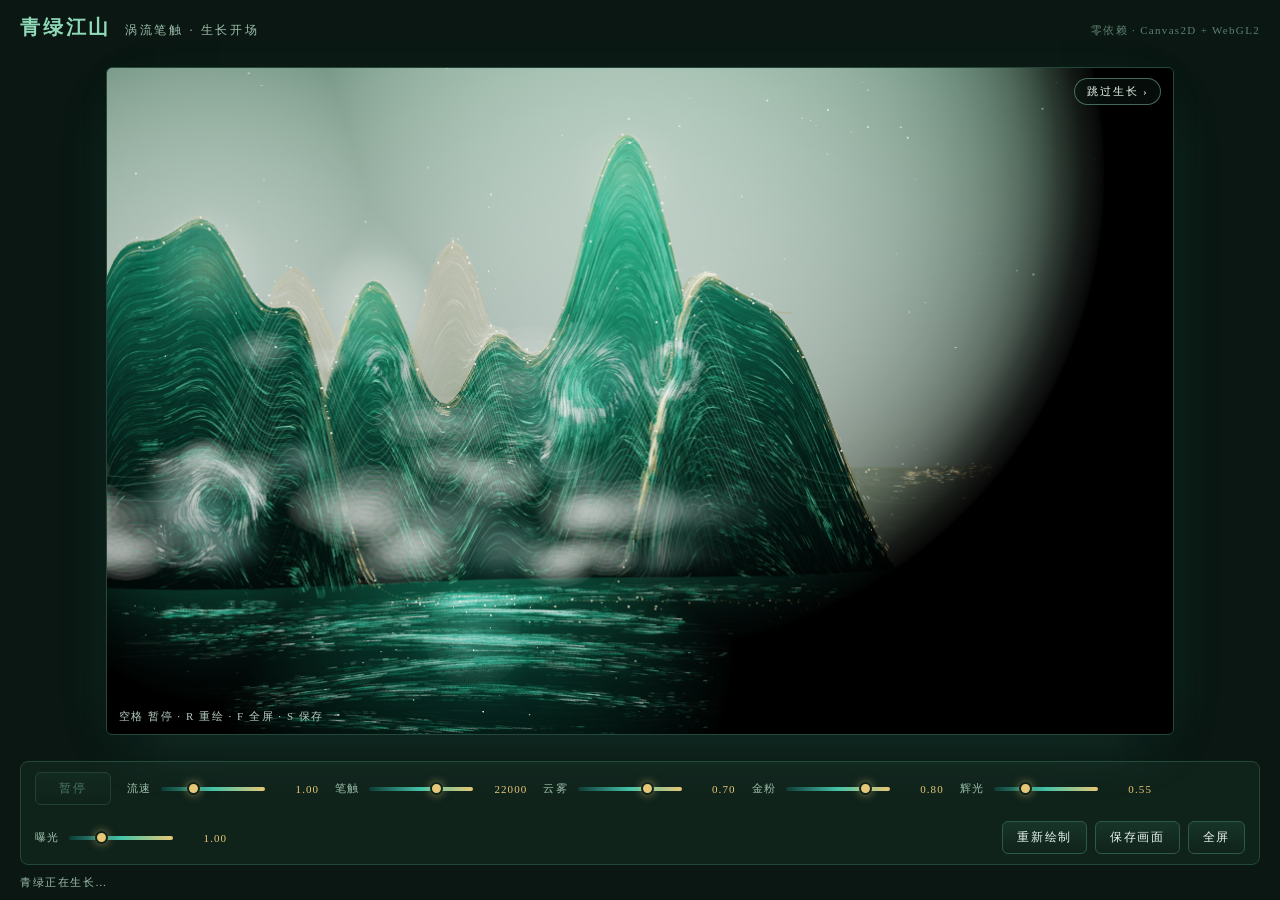
<file: demo/shanshui-flow.html>
<!doctype html>
<html lang="zh-CN">
<head>
<meta charset="utf-8">
<meta name="viewport" content="width=device-width,initial-scale=1">
<meta name="theme-color" content="#0a1712">
<title>青绿江山 · 涡流笔触</title>
<style>
  :root{
    color-scheme:dark;
    --ink:#eaf6ee; --dim:#9dc0ac; --jade:#45c4a8; --mint:#8fd8b8; --gold:#e8c877; --deep:#0d3b36;
    --bg:#0a1712; --panel:#10231b; --line:#23483a;
  }
  *{box-sizing:border-box}
  html,body{margin:0;height:100%;background:var(--bg);color:var(--ink);
    font-family:"Noto Serif SC","Songti SC",SimSun,serif;}
  body{display:flex;flex-direction:column;overflow:hidden}
  .hall{display:flex;flex-direction:column;height:100%;padding:14px 20px 10px;gap:10px}
  header{display:flex;align-items:baseline;gap:14px;flex-wrap:wrap}
  h1{margin:0;font-size:20px;font-weight:600;letter-spacing:.14em;color:var(--mint)}
  .tagline{font-size:12px;letter-spacing:.22em;color:var(--dim)}
  .sign{margin-left:auto;font-size:11px;letter-spacing:.12em;color:#5f8271}
  main{flex:1;display:flex;align-items:center;justify-content:center;min-height:0}
  .frame{position:relative;width:min(100%,calc((100svh - 232px)*1.6));aspect-ratio:1.6;
    background:#0d1f19;border:1px solid var(--line);border-radius:6px;overflow:hidden;
    box-shadow:0 18px 60px -22px rgba(69,196,168,.26), 0 6px 24px -12px rgba(0,0,0,.8);}
  .frame canvas{position:absolute;inset:0;width:100%;height:100%;display:block}
  .frame:fullscreen{width:100%;height:100%;aspect-ratio:auto;border:0;border-radius:0}
  .frame:fullscreen canvas{left:50%;top:50%;transform:translate(-50%,-50%);
    width:max(100vw,160vh);height:max(100vh,62.5vw)}
  .hint{position:absolute;left:12px;bottom:10px;font-size:11px;letter-spacing:.14em;color:#d9efe2;
    text-shadow:0 1px 6px rgba(6,26,20,.85);pointer-events:none;opacity:.85}
  #skip{position:absolute;right:12px;top:10px;font:inherit;font-size:11px;letter-spacing:.16em;
    color:#eaf6ee;background:rgba(10,23,18,.55);border:1px solid rgba(143,216,184,.45);
    border-radius:999px;padding:5px 12px;cursor:pointer;backdrop-filter:blur(3px)}
  #skip:hover{background:rgba(69,196,168,.28)}
  #skip[hidden]{display:none}
  .deck{display:flex;align-items:center;gap:16px;flex-wrap:wrap;
    background:var(--panel);border:1px solid var(--line);border-radius:8px;padding:10px 14px}
  button{font:inherit;font-size:12px;letter-spacing:.14em;color:var(--ink);cursor:pointer;
    background:linear-gradient(180deg,#173428,#10231b);border:1px solid #2c5a48;border-radius:6px;
    padding:7px 14px;transition:border-color .15s, background .15s, transform .05s}
  button:hover{border-color:var(--jade);background:linear-gradient(180deg,#1d4433,#10231b)}
  button:active{transform:translateY(1px)}
  button:disabled{opacity:.45;cursor:default}
  #pause{min-width:76px;border-color:#37684f;color:var(--mint)}
  .ctl{display:flex;align-items:center;gap:8px;font-size:11px;letter-spacing:.1em;color:var(--dim)}
  .ctl output{min-width:44px;text-align:right;color:var(--gold);font-variant-numeric:tabular-nums}
  input[type=range]{-webkit-appearance:none;appearance:none;width:104px;height:4px;border-radius:2px;
    background:linear-gradient(90deg,var(--deep),var(--jade),var(--gold));outline:none;cursor:pointer}
  input[type=range]::-webkit-slider-thumb{-webkit-appearance:none;appearance:none;width:13px;height:13px;
    border-radius:50%;background:var(--gold);border:2px solid #10231b;box-shadow:0 0 8px rgba(232,200,119,.55)}
  input[type=range]::-moz-range-thumb{width:13px;height:13px;border-radius:50%;background:var(--gold);
    border:2px solid #10231b;box-shadow:0 0 8px rgba(232,200,119,.55)}
  input[type=range]:focus-visible{box-shadow:0 0 0 2px rgba(69,196,168,.5)}
  .acts{margin-left:auto;display:flex;gap:8px}
  footer{display:flex;align-items:center;gap:10px;font-size:11px;letter-spacing:.14em;color:#5f8271}
  #status{color:var(--dim)}
  .deck::-webkit-scrollbar,.hall::-webkit-scrollbar{height:8px;width:8px}
  .deck::-webkit-scrollbar-track,.hall::-webkit-scrollbar-track{background:#0c1c15}
  .deck::-webkit-scrollbar-thumb,.hall::-webkit-scrollbar-thumb{background:#2c5a48;border-radius:4px}
  .deck::-webkit-scrollbar-thumb:hover,.hall::-webkit-scrollbar-thumb:hover{background:var(--jade)}
  @media(max-width:680px){
    .hall{padding:10px 12px 8px}
    h1{font-size:16px}
    .sign{display:none}
    .frame{width:100%;aspect-ratio:1.45}
    .deck{gap:10px;padding:8px 10px;overflow-x:auto;flex-wrap:nowrap}
    .ctl{flex:0 0 auto}
    input[type=range]{width:84px}
    .acts{margin-left:0}
  }
  @media(prefers-reduced-motion:reduce){*{transition:none!important}}
</style>
</head>
<body>
<div class="hall">
  <header>
    <h1>青绿江山</h1>
    <span class="tagline">涡流笔触 · 生长开场</span>
    <span class="sign">零依赖 · Canvas2D + WebGL2</span>
  </header>
  <main>
    <div class="frame" id="frame">
      <canvas id="sky" role="img" aria-label="青绿江山：薄荷色天空下，青绿群山由等高流线织成，山脊洒金，白色云涡盘绕山腰，山脚一江碧水蜿蜒泛光。"></canvas>
      <span class="hint">空格 暂停 · R 重绘 · F 全屏 · S 保存</span>
      <button id="skip" hidden>跳过生长 ›</button>
    </div>
  </main>
  <div class="deck">
    <button id="pause">暂停</button>
    <label class="ctl">流速<input id="speed" type="range" min="0.2" max="3" step="0.05" value="1"><output id="speedOut">1.00</output></label>
    <label class="ctl">笔触<input id="density" type="range" min="2000" max="32000" step="500" value="22000"><output id="densityOut">22000</output></label>
    <label class="ctl">云雾<input id="mist" type="range" min="0" max="1" step="0.05" value="0.7"><output id="mistOut">0.70</output></label>
    <label class="ctl">金粉<input id="gold" type="range" min="0" max="1" step="0.05" value="0.8"><output id="goldOut">0.80</output></label>
    <label class="ctl">辉光<input id="bloom" type="range" min="0" max="2" step="0.05" value="0.55"><output id="bloomOut">0.55</output></label>
    <label class="ctl">曝光<input id="exposure" type="range" min="0.4" max="2.5" step="0.05" value="1"><output id="exposureOut">1.00</output></label>
    <div class="acts">
      <button id="redraw">重新绘制</button>
      <button id="save">保存画面</button>
      <button id="full">全屏</button>
    </div>
  </div>
  <footer><span id="status">正在起笔…</span></footer>
</div>

<script>
'use strict';
/* ============================================================
   青绿江山 · 涡流笔触（单文件 / 零依赖 / 无外部资源）
   复刻目标：薄荷天空 + 青绿等高线群山（山脊洒金）+ 白色云涡 + 山脚蜿蜒江流
   管线：Canvas2D 粒子笔触 → WebGL2 浮点拖尾累积 → 辉光 → ACES
   开场：数处光辉点燃后缓慢蔓延成画（生长效果），可跳过
   ============================================================ */

const TAU = Math.PI * 2;
const W = 1.6, H = 1;
const $ = s => document.querySelector(s);

const skyEl = $('#sky'), frameEl = $('#frame'), statusEl = $('#status');
const pauseBtn = $('#pause'), skipBtn = $('#skip');
const reducedMotion = matchMedia('(prefers-reduced-motion: reduce)').matches;

const PREF_KEY = 'shanshui.prefs.v1';
const params = { speed: 1, density: 22000, mist: 0.7, gold: 0.8, bloom: 0.55, exposure: 1.0 };
try {
  const saved = JSON.parse(localStorage.getItem(PREF_KEY) || 'null');
  if (saved) for (const k of Object.keys(params)) if (typeof saved[k] === 'number') params[k] = saved[k];
} catch {}
params.speed = Math.min(3, Math.max(0.2, params.speed));
params.density = Math.min(32000, Math.max(2000, Math.round(params.density)));
params.mist = Math.min(1, Math.max(0, params.mist));
params.gold = Math.min(1, Math.max(0, params.gold));
params.bloom = Math.min(2, Math.max(0, params.bloom));
params.exposure = Math.min(2.5, Math.max(0.4, params.exposure));
function remember() { try { localStorage.setItem(PREF_KEY, JSON.stringify(params)); } catch {} }

let seed = 12060413;
function rnd() { seed = (Math.imul(seed, 1664525) + 1013904223) >>> 0; return seed / 4294967296; }

/* ---------- 山体：近→远排列，_own 取第一座山脊高于该点的山 ---------- */
/* peaks: [峰心x, 峰高, 峰宽]；ridge(x) = base - Σ 高斯峰 */
const RANGES = [
  { base: 0.80, peaks: [[0.15, 0.56, 0.130], [0.00, 0.34, 0.080], [0.30, 0.26, 0.060]], near: true },   // 左前景大山
  { base: 0.84, peaks: [[0.99, 0.47, 0.150], [0.87, 0.24, 0.070]], near: true },   // 右前景坡岭
  { base: 0.80, peaks: [[0.78, 0.70, 0.130], [0.40, 0.48, 0.110], [0.58, 0.30, 0.070]], near: false }, // 中景主峰
  { base: 0.60, peaks: [[0.28, 0.30, 0.090], [0.52, 0.34, 0.080], [0.88, 0.28, 0.090]], near: false }, // 远山淡金
];
function ridgeOf(r, x) {
  let y = r.base;
  for (const [px, h, w] of r.peaks) { const t = (x - px) / w; y -= h * Math.exp(-t * t); }
  return y;
}
function ridgeDOf(r, x) {
  let d = 0;
  for (const [px, h, w] of r.peaks) { const t = (x - px) / w; d += h * Math.exp(-t * t) * 2 * t / w; }
  return d;
}
function ownerOf(x, y) {
  for (let i = 0; i < RANGES.length; i++) if (y >= ridgeAt(i, x) - 0.004) return i;
  return -1;
}
/* 山脊查表：每帧数万次求值走线性插值，避免重复高斯 */
const RN = 384;
let ridgeTab = [], ridgeDTab = [];
function buildRidgeTabs() {
  ridgeTab = RANGES.map(r => { const a = new Float32Array(RN + 1); for (let i = 0; i <= RN; i++) a[i] = ridgeOf(r, i / RN * W); return a; });
  ridgeDTab = RANGES.map(r => { const a = new Float32Array(RN + 1); for (let i = 0; i <= RN; i++) a[i] = ridgeDOf(r, i / RN * W); return a; });
}
function ridgeAt(oi, x) {
  const t = Math.min(RN - 1e-6, Math.max(0, x / W * RN)); const i = t | 0, f = t - i;
  const a = ridgeTab[oi]; return a[i] + (a[i + 1] - a[i]) * f;
}
function ridgeDAt(oi, x) {
  const t = Math.min(RN - 1e-6, Math.max(0, x / W * RN)); const i = t | 0, f = t - i;
  const a = ridgeDTab[oi]; return a[i] + (a[i + 1] - a[i]) * f;
}
/* ---------- 江面：蜿蜒顶线 + 平行流带 ---------- */
const riverTop = x => 0.735 + 0.050 * Math.sin(2.0 * x + 0.7) + 0.015 * Math.sin(4.7 * x + 2);
const riverTopD = x => 0.100 * Math.cos(2.0 * x + 0.7) + 0.0705 * Math.cos(4.7 * x + 2);
const RIVER_BANDS = [
  { off: 0.030, A: 0.010, k: 5.2, p: 0.4 },
  { off: 0.065, A: 0.013, k: 6.1, p: 1.6 },
  { off: 0.100, A: 0.016, k: 5.5, p: 2.7 },
  { off: 0.140, A: 0.018, k: 6.6, p: 0.9 },
  { off: 0.180, A: 0.020, k: 5.8, p: 2.1 },
  { off: 0.220, A: 0.021, k: 6.3, p: 3.3 },
  { off: 0.260, A: 0.022, k: 5.1, p: 1.2 },
];
const rbandY = (b, x) => riverTop(x) + b.off + b.A * Math.sin(b.k * x + b.p);
const rbandD = (b, x) => riverTopD(x) + b.A * b.k * Math.cos(b.k * x + b.p);
/* ---------- 云涡：白色螺旋 ---------- */
const SWIRL = [
  { x: 0.720, y: 0.475, r: 0.055, s: 0.15 },
  { x: 0.845, y: 0.455, r: 0.040, s: -0.13 },
  { x: 0.175, y: 0.645, r: 0.050, s: 0.14 },
  { x: 0.115, y: 0.715, r: 0.038, s: -0.12 },
  { x: 0.630, y: 0.575, r: 0.030, s: 0.11 },
  { x: 0.800, y: 0.745, r: 0.034, s: -0.11 },
  { x: 0.420, y: 0.440, r: 0.026, s: 0.10 },
];
/* ---------- 云雾带 ---------- */
const MIST_BANDS = [
  { y0: 0.585, A: 0.020, k: 3.1, p: 0.5, w: 0.026 },
  { y0: 0.690, A: 0.025, k: 2.3, p: 1.8, w: 0.030 },
];
function mistAt(x, y) {
  let m = 0;
  for (const b of MIST_BANDS) {
    const d = y - (b.y0 + b.A * Math.sin(b.k * x + b.p));
    m = Math.max(m, Math.exp(-((d / b.w) ** 2)) * (0.45 + 0.55 * Math.sin(x * 5.3 + b.p * 2)));
  }
  for (const v of SWIRL) {
    if (Math.abs(x - v.x) > v.r * 2.6 || Math.abs(y - v.y) > v.r * 2.4) continue;
    const r = Math.hypot(x - v.x, (y - v.y) / 0.9) / v.r;
    if (r > 2.6) continue;
    m = Math.max(m, Math.exp(-(((r - 1.0) / 0.62) ** 2)) * 0.95);
  }
  return Math.min(1, m * params.mist);
}

function fieldAt(x, y, rt, own) {
  let vx, vy = 0;
  if (y > rt) {                                   // 江流：顺流带切线
    vx = 0.16 + 0.03 * Math.sin(y * 21 + x * 4);
    let bw = 0, bd = 0;
    for (const b of RIVER_BANDS) {
      const w = Math.exp(-(((y - rbandY(b, x)) / 0.035) ** 2));
      if (w > bw) { bw = w; bd = rbandD(b, x); }
    }
    vy = bw * bd * vx * 0.9;
  } else if (own < 0) {                           // 天空：极缓横风
    vx = 0.045 + 0.012 * Math.sin(y * 13 + x * 3);
    vy = 0.006 * Math.sin(x * 7 + y * 5);
  } else {                                        // 山体：沿等高线（山脊切线）
    vx = 0.085 + 0.02 * Math.sin(y * 15 + own * 2.1);
    vy = ridgeDAt(own, x) * vx * 0.92 + 0.008 * Math.sin(x * 26 + y * 9 + own);
    // 接近下一座山的遮挡边界时改顺边界切线，避免两族流线对冲堆积成亮缝
    const nr = ownerOf(x, y + 0.08);
    if (nr >= 0 && nr !== own) {
      const db = ridgeAt(nr, x) - y;
      if (db < 0.06) {
        const w = 1 - db / 0.06;
        vy = vy * (1 - w) + (ridgeDAt(nr, x) * vx * 0.92) * w;
      }
    }
  }
  // 云涡旋卷
  let gmax = 0, rx = 0, ry = 0;
  for (const v of SWIRL) {
    const dx = x - v.x, dy = (y - v.y) / 0.9;
    const r2 = dx * dx + dy * dy;
    const cut = v.r * 3.2;
    if (r2 > cut * cut) continue;
    const g = Math.exp(-r2 / (2 * v.r * v.r));
    if (g > gmax) gmax = g;
    const a = v.s * g / Math.sqrt(r2 + 0.0012);
    const sink = 0.06 * g;
    rx += -dy * a - dx * sink;
    ry += dx * a * 0.9 - dy * sink * 0.9;
  }
  vx = vx * (1 - 0.6 * gmax) + rx;
  vy = vy * (1 - 0.6 * gmax) + ry;
  return [vx, vy];
}
function field(x, y) {
  const rt = riverTop(x);
  return fieldAt(x, y, rt, y > rt ? -1 : ownerOf(x, y));
}

function emphasisAt(x, y, rt, own, m) {
  if (y > rt) {                                   // 江面浪尖亮线
    let s = 0.10;
    for (const b of RIVER_BANDS) {
      const d = y - rbandY(b, x);
      s = Math.max(s, Math.exp(-((d / 0.009) ** 2)));
    }
    return Math.min(1, s);
  }
  if (m > 0.62) {                                 // 云涡环带笔触
    let s = 0.30 * m;
    for (const v of SWIRL) {
      if (Math.abs(x - v.x) > v.r * 3.2 || Math.abs(y - v.y) > v.r * 2.9) continue;
      const r = Math.hypot(x - v.x, (y - v.y) / 0.9) / v.r;
      if (r > 3.2) continue;
      const ang = Math.atan2((y - v.y) / 0.9, x - v.x);
      const brush = 0.78 + 0.22 * Math.sin(ang * 2 + Math.log(r + 0.15) * 2.4 + v.x * 4);
      s = Math.max(s, Math.exp(-(((r - 1.05) / 0.66) ** 2)) * brush * 0.95);
    }
    return Math.min(1, s);
  }
  if (own < 0) return 0.06;                       // 天空几乎留白
  const d = y - ridgeAt(own, x);
  // 等高条纹：随山脊起伏的平行亮线
  const phase = d / 0.015 + 0.12 * Math.sin(x * 9 + own * 1.7);
  const stripe = 0.5 + 0.5 * Math.cos(TAU * phase);
  let s = 0.22 + 0.78 * stripe * stripe;
  s = Math.max(s, Math.exp(-((d / 0.020) ** 2)));  // 山脊金线
  if (own === 3) s *= 0.70;                        // 远山淡化
  return Math.min(1, s);
}
function emphasis(x, y) {
  const rt = riverTop(x);
  const own = y > rt ? -1 : ownerOf(x, y);
  return emphasisAt(x, y, rt, own, y > rt ? 0 : mistAt(x, y));
}

/* ---------- 配色：薄荷天 / 远山淡金 / 中景翠 / 前景深青 / 江碧 / 云白 / 脊金 ---------- */
const PALS = [
  ['#a8d8c0', '#bfe6d2', '#d2f0e0', '#e4f7ea', '#f2fbf4', '#ffffff', '#fdf6da'], // 0 天空
  ['#c9c39a', '#d8d3ac', '#e6e2c0', '#f0eccd', '#f7f3dc', '#fbf8e8', '#fffdf2'], // 1 远山
  ['#123f36', '#1a5a4a', '#237a62', '#2f9c7d', '#45b98f', '#6fd3a8', '#a5e8c4'], // 2 中景翠
  ['#175f52', '#23806c', '#33a184', '#4fbf9c', '#7fd8b8', '#b2ecd4', '#eafff5'], // 3 江流
  ['#cfe8dc', '#ddf2e6', '#e9f8ee', '#f4fcf6', '#fbfefb', '#ffffff', '#fdf8e4'], // 4 云雾
  ['#b98f3e', '#d3b061', '#e6cb8b', '#f2e0ac', '#f9edc8', '#fdf6e0', '#fffdf2'], // 5 山脊金
  ['#082a26', '#0d3b34', '#145448', '#1d7261', '#2a9078', '#3fb08c', '#7fd0ae'], // 6 前景深青
];
const FEATHER = 0.10;
let growth = null;
const cellCache = new Map();
function cellInfo(x, y) {
  const key = ((x * 80) | 0) * 128 + ((y * 80) | 0);
  let c = cellCache.get(key);
  if (c) return c;
  const rt = riverTop(x);
  let kind, shift = 0, em, f;
  if (y > rt) {
    kind = 3; em = emphasisAt(x, y, rt, -1, 0); f = fieldAt(x, y, rt, -1);
  } else {
    const own = ownerOf(x, y);
    const m = mistAt(x, y);
    if (m > 0.62) {
      kind = 4; em = emphasisAt(x, y, rt, own, m); f = fieldAt(x, y, rt, own);
    } else if (own < 0) {
      kind = 0; em = 0.06; f = fieldAt(x, y, rt, -1);
    } else {
      const d = y - ridgeAt(own, x);
      const cr = Math.exp(-((d / 0.018) ** 2));
      const stripe = 0.5 + 0.5 * Math.cos(TAU * (d / 0.015 + 0.12 * Math.sin(x * 9 + own * 1.7)));
      if (cr > 0.45) kind = 5;
      else {
        kind = own === 3 ? 1 : (RANGES[own].near ? 6 : 2);
        shift = Math.round(cr * 2) + (stripe > 0.55 ? 3 : 0) - (d > 0.30 ? 1 : 0);
      }
      em = emphasisAt(x, y, rt, own, m); f = fieldAt(x, y, rt, own);
    }
  }
  let g = 1;
  if (growth) {
    g = 0;
    for (const s of growth) {
      if (s.rOut2 <= 0) continue;
      const dx = x - s.x, dy = y - s.y, d2 = dx * dx + dy * dy;
      if (d2 >= s.rOut2) continue;
      const d = Math.sqrt(d2);
      const v = d <= s.r ? 1 : (s.rOut - d) / FEATHER;
      if (v > g) g = v;
      if (g >= 1) break;
    }
  }
  c = { em, kind, shift, g, fx: f[0], fy: f[1] };
  cellCache.set(key, c);
  return c;
}
const toneAt = (info, tone) => Math.min(6, Math.max(0, tone + info.shift));
function colorOf(info, tone) { return PALS[info.kind][toneAt(info, tone)]; }
function colorAt(x, y, tone) { return colorOf(cellInfo(x, y), tone); }

/* ---------- WebGL2 合成器 ---------- */
class Film {
  constructor(canvas) {
    const gl = canvas.getContext('webgl2', { alpha: false, antialias: false, preserveDrawingBuffer: true, powerPreference: 'high-performance' });
    if (!gl) throw new Error('no webgl2');
    this.gl = gl;
    this.hdr = !!gl.getExtension('EXT_color_buffer_float');
    const VS = `#version 300 es
      layout(location=0) in vec2 aPos; out vec2 vUv;
      void main(){ vUv = aPos * .5 + .5; gl_Position = vec4(aPos, 0., 1.); }`;
    const HEAD = `#version 300 es
      precision highp float; in vec2 vUv; out vec4 o;`;
    const FS_ACC = HEAD + `
      uniform sampler2D uInk, uBase, uPrev; uniform float uDecay;
      uniform float uGrow; uniform vec4 uSeeds[6];
      vec3 lin(vec3 c){ return pow(c, vec3(2.2)); }
      void main(){
        vec2 uv = vec2(vUv.x, 1. - vUv.y);
        vec4 ink = texture(uInk, uv);
        vec3 base = lin(texture(uBase, uv).rgb);
        if (uGrow > .5) {
          vec2 p = vec2(uv.x * 1.6, uv.y);
          float g = 0.;
          for (int i = 0; i < 6; i++) {
            vec4 s = uSeeds[i];
            if (s.w <= 0.) continue;
            g = max(g, clamp((s.w - length(p - s.xy)) / 0.10, 0., 1.));
          }
          base *= g;
        }
        vec3 prev = texture(uPrev, vUv).rgb;
        o = vec4(prev * (1. - uDecay) + base * uDecay + lin(ink.rgb) * ink.a * .5, 1.);
      }`;
    const FS_EXT = HEAD + `
      uniform sampler2D uSrc;
      void main(){
        vec3 c = texture(uSrc, vUv).rgb;
        float l = max(c.r, max(c.g, c.b));
        o = vec4(c * smoothstep(.85, 1.2, l), 1.);
      }`;
    const FS_BLUR = HEAD + `
      uniform sampler2D uSrc; uniform vec2 uTexel, uDir;
      void main(){
        vec2 d = uTexel * uDir;
        vec3 c = texture(uSrc, vUv).rgb * .227027;
        c += (texture(uSrc, vUv + d * 1.384615).rgb + texture(uSrc, vUv - d * 1.384615).rgb) * .316216;
        c += (texture(uSrc, vUv + d * 3.230769).rgb + texture(uSrc, vUv - d * 3.230769).rgb) * .070270;
        o = vec4(c, 1.);
      }`;
    const FS_COMP = HEAD + `
      uniform sampler2D uScene, uGlow; uniform float uBloom, uExposure;
      vec3 aces(vec3 x){ return clamp((x * (2.51 * x + .03)) / (x * (2.43 * x + .59) + .14), 0., 1.); }
      void main(){
        vec3 base = texture(uScene, vUv).rgb;
        vec3 c = aces((base + texture(uGlow, vUv).rgb * uBloom * .75) * uExposure);
        float vig = 1. - .14 * pow(length((vUv - .5) * vec2(1.1, 1.)), 1.5);
        c = pow(c * vig, vec3(1. / 2.2));
        float grain = fract(sin(dot(gl_FragCoord.xy, vec2(12.9898, 78.233))) * 43758.5453) - .5;
        o = vec4(clamp(c + grain * .003, 0., 1.), 1.);
      }`;
    this.pAcc = this.prog(VS, FS_ACC);
    this.pExt = this.prog(VS, FS_EXT);
    this.pBlur = this.prog(VS, FS_BLUR);
    this.pComp = this.prog(VS, FS_COMP);
    this.buf = gl.createBuffer();
    gl.bindBuffer(gl.ARRAY_BUFFER, this.buf);
    gl.bufferData(gl.ARRAY_BUFFER, new Float32Array([-1, -1, 1, -1, -1, 1, 1, 1]), gl.STATIC_DRAW);
    gl.enableVertexAttribArray(0);
    gl.vertexAttribPointer(0, 2, gl.FLOAT, false, 0, 0);
    this.ink = this.tex(); this.base = this.tex();
    this.hist = []; this.bloomT = []; this.idx = 0;
  }
  prog(vs, fs) {
    const gl = this.gl, p = gl.createProgram();
    for (const [t, src] of [[gl.VERTEX_SHADER, vs], [gl.FRAGMENT_SHADER, fs]]) {
      const s = gl.createShader(t);
      gl.shaderSource(s, src); gl.compileShader(s);
      if (!gl.getShaderParameter(s, gl.COMPILE_STATUS)) throw new Error(gl.getShaderInfoLog(s));
      gl.attachShader(p, s); gl.deleteShader(s);
    }
    gl.linkProgram(p);
    if (!gl.getProgramParameter(p, gl.LINK_STATUS)) throw new Error(gl.getProgramInfoLog(p));
    const u = {};
    const n = gl.getProgramParameter(p, gl.ACTIVE_UNIFORMS);
    for (let i = 0; i < n; i++) { const info = gl.getActiveUniform(p, i); u[info.name] = gl.getUniformLocation(p, info.name); u[info.name.replace('[0]', '')] = u[info.name]; }
    return { p, u };
  }
  tex() {
    const gl = this.gl, t = gl.createTexture();
    gl.bindTexture(gl.TEXTURE_2D, t);
    gl.texParameteri(gl.TEXTURE_2D, gl.TEXTURE_MIN_FILTER, gl.LINEAR);
    gl.texParameteri(gl.TEXTURE_2D, gl.TEXTURE_MAG_FILTER, gl.LINEAR);
    gl.texParameteri(gl.TEXTURE_2D, gl.TEXTURE_WRAP_S, gl.CLAMP_TO_EDGE);
    gl.texParameteri(gl.TEXTURE_2D, gl.TEXTURE_WRAP_T, gl.CLAMP_TO_EDGE);
    return t;
  }
  target(w, h) {
    const gl = this.gl, t = this.tex();
    gl.texImage2D(gl.TEXTURE_2D, 0, this.hdr ? gl.RGBA16F : gl.RGBA, w, h, 0, gl.RGBA, this.hdr ? gl.HALF_FLOAT : gl.UNSIGNED_BYTE, null);
    const f = gl.createFramebuffer();
    gl.bindFramebuffer(gl.FRAMEBUFFER, f);
    gl.framebufferTexture2D(gl.FRAMEBUFFER, gl.COLOR_ATTACHMENT0, gl.TEXTURE_2D, t, 0);
    if (gl.checkFramebufferStatus(gl.FRAMEBUFFER) !== gl.FRAMEBUFFER_COMPLETE) throw new Error('bad fbo');
    gl.clearColor(0, 0, 0, 1); gl.clear(gl.COLOR_BUFFER_BIT);
    return { t, f };
  }
  resize(w, h) {
    const gl = this.gl;
    for (const x of [...this.hist, ...this.bloomT]) { gl.deleteTexture(x.t); gl.deleteFramebuffer(x.f); }
    this.w = w; this.h = h;
    this.bw = Math.max(1, w >> 2); this.bh = Math.max(1, h >> 2);
    this.hist = [this.target(w, h), this.target(w, h)];
    this.bloomT = [this.target(this.bw, this.bh), this.target(this.bw, this.bh)];
    this.idx = 0;
    gl.bindFramebuffer(gl.FRAMEBUFFER, null);
  }
  bind(t, unit) { const gl = this.gl; gl.activeTexture(gl.TEXTURE0 + unit); gl.bindTexture(gl.TEXTURE_2D, t); }
  draw(prog, fbo, w, h) {
    const gl = this.gl;
    gl.bindFramebuffer(gl.FRAMEBUFFER, fbo);
    gl.viewport(0, 0, w, h);
    gl.useProgram(prog.p);
    gl.bindBuffer(gl.ARRAY_BUFFER, this.buf);
    gl.vertexAttribPointer(0, 2, gl.FLOAT, false, 0, 0);
  }
  setBase(src) { this.bind(this.base, 0); this.gl.texImage2D(this.gl.TEXTURE_2D, 0, this.gl.RGBA, this.gl.RGBA, this.gl.UNSIGNED_BYTE, src); }
  advance(inkCanvas, dt, seeds) {
    const gl = this.gl, next = 1 - this.idx;
    this.bind(this.ink, 0);
    gl.texImage2D(gl.TEXTURE_2D, 0, gl.RGBA, gl.RGBA, gl.UNSIGNED_BYTE, inkCanvas);
    this.draw(this.pAcc, this.hist[next].f, this.w, this.h);
    this.bind(this.ink, 0); this.bind(this.base, 1); this.bind(this.hist[this.idx].t, 2);
    gl.uniform1i(this.pAcc.u.uInk, 0); gl.uniform1i(this.pAcc.u.uBase, 1); gl.uniform1i(this.pAcc.u.uPrev, 2);
    gl.uniform1f(this.pAcc.u.uDecay, Math.min(0.3, 0.03 * dt));
    gl.uniform1f(this.pAcc.u.uGrow, seeds ? 1 : 0);
    if (seeds) {
      const arr = new Float32Array(24);
      for (let i = 0; i < 6; i++) { const s = seeds[i]; arr[i * 4] = s.x; arr[i * 4 + 1] = s.y; arr[i * 4 + 2] = s.r; arr[i * 4 + 3] = s.rOut; }
      gl.uniform4fv(this.pAcc.u.uSeeds, arr);
    }
    gl.drawArrays(gl.TRIANGLE_STRIP, 0, 4);
    this.idx = next;
    gl.activeTexture(gl.TEXTURE0);
  }
  render() {
    const gl = this.gl;
    this.draw(this.pExt, this.bloomT[0].f, this.bw, this.bh);
    this.bind(this.hist[this.idx].t, 0); gl.uniform1i(this.pExt.u.uSrc, 0);
    gl.drawArrays(gl.TRIANGLE_STRIP, 0, 4);
    for (let i = 0; i < 4; i++) {
      const dst = (i + 1) % 2;
      this.draw(this.pBlur, this.bloomT[dst].f, this.bw, this.bh);
      this.bind(this.bloomT[i % 2].t, 0);
      gl.uniform1i(this.pBlur.u.uSrc, 0);
      gl.uniform2f(this.pBlur.u.uTexel, 1 / this.bw, 1 / this.bh);
      gl.uniform2f(this.pBlur.u.uDir, i % 2 === 0 ? 1.2 : 0, i % 2 === 1 ? 1.2 : 0);
      gl.drawArrays(gl.TRIANGLE_STRIP, 0, 4);
    }
    this.draw(this.pComp, null, this.w, this.h);
    this.bind(this.hist[this.idx].t, 0); this.bind(this.bloomT[0].t, 1);
    gl.uniform1i(this.pComp.u.uScene, 0); gl.uniform1i(this.pComp.u.uGlow, 1);
    gl.uniform1f(this.pComp.u.uBloom, params.bloom);
    gl.uniform1f(this.pComp.u.uExposure, params.exposure);
    gl.drawArrays(gl.TRIANGLE_STRIP, 0, 4);
    gl.activeTexture(gl.TEXTURE0);
  }
}

/* ---------- 画布 ---------- */
let sky = skyEl, gpu = null, ctx2d = null;
try { gpu = new Film(sky); }
catch (err) {
  console.warn('WebGL2 不可用，回退 Canvas：', err.message);
  const clone = sky.cloneNode(); sky.replaceWith(clone); sky = clone;
  ctx2d = sky.getContext('2d', { alpha: false });
}
const under = document.createElement('canvas'), baseCtx = under.getContext('2d', { alpha: false });
const ink = document.createElement('canvas'), inkCtx = ink.getContext('2d', { alpha: !!gpu });
const maskC = document.createElement('canvas'), maskCtx = maskC.getContext('2d');
const baseIntro = document.createElement('canvas'), bIntroCtx = baseIntro.getContext('2d', { alpha: false });
let scale = 800;

/* ---------- 云团 sprite 与飘云 ---------- */
const puffSprite = document.createElement('canvas');
puffSprite.width = puffSprite.height = 128;
{
  const pc = puffSprite.getContext('2d');
  const g = pc.createRadialGradient(64, 64, 0, 64, 64, 64);
  g.addColorStop(0, 'rgba(250,254,250,0.95)');
  g.addColorStop(0.45, 'rgba(244,252,246,0.55)');
  g.addColorStop(1, 'rgba(244,252,246,0)');
  pc.fillStyle = g; pc.fillRect(0, 0, 128, 128);
}
let PUFFS = [];
function buildPuffs() {
  PUFFS = [];
  const CL = [[0.10, 0.66], [0.30, 0.60], [0.52, 0.66], [0.70, 0.60], [0.90, 0.66], [0.16, 0.72], [0.60, 0.72], [0.86, 0.74]];
  for (const [cx, cy] of CL) {
    for (let i = 0; i < 4; i++) {
      PUFFS.push({ x: cx + (rnd() - 0.5) * 0.10, y: cy + (rnd() - 0.5) * 0.04, s: 0.05 + rnd() * 0.045, a: 0.5 + rnd() * 0.35, sp: 0.5 + rnd() });
    }
  }
  for (const v of SWIRL) {
    for (let i = 0; i < 2; i++) {
      const a = rnd() * TAU, r = v.r * (1.3 + rnd() * 0.9);
      PUFFS.push({ x: v.x + Math.cos(a) * r, y: v.y + Math.sin(a) * r * 0.9, s: 0.035 + rnd() * 0.05, a: 0.3 + rnd() * 0.35, sp: 0.4 + rnd() });
    }
  }
}

/* ---------- 底涂：薄荷天空 + 四层山体 + 云团 + 江面 + 山脊金线 ---------- */
function paintUnder() {
  const w = under.width, h = under.height;
  const gSky = baseCtx.createLinearGradient(0, 0, 0, 0.66 * scale);
  gSky.addColorStop(0, '#b7e0c8'); gSky.addColorStop(0.55, '#cfeadb'); gSky.addColorStop(1, '#e4f4e6');
  baseCtx.fillStyle = gSky; baseCtx.fillRect(0, 0, w, h);
  // 山体自远而近铺底
  const order = [3, 2, 1, 0];
  for (const oi of order) {
    const r = RANGES[oi];
    baseCtx.beginPath();
    baseCtx.moveTo(0, h);
    for (let x = 0; x <= W + 0.001; x += 0.01) baseCtx.lineTo(x * scale, ridgeOf(r, x) * scale);
    baseCtx.lineTo(w, h); baseCtx.closePath();
    const g = baseCtx.createLinearGradient(0, (r.base - 0.6) * scale, 0, r.base * scale);
    if (oi === 3) { g.addColorStop(0, '#efe9cb'); g.addColorStop(1, '#cfe4cd'); }
    else if (oi === 2) { g.addColorStop(0, '#45b98f'); g.addColorStop(0.5, '#1d7261'); g.addColorStop(1, '#0d3b34'); }
    else { g.addColorStop(0, '#2a9078'); g.addColorStop(0.45, '#145448'); g.addColorStop(1, '#082a26'); }
    baseCtx.fillStyle = g; baseCtx.fill();
  }
  // 等高线织物：自远而近，沿山脊偏移的平行明暗线
  baseCtx.lineCap = 'round';
  for (const oi of order) {
    const r = RANGES[oi];
    const pal = oi === 3 ? PALS[1] : (r.near ? PALS[6] : PALS[2]);
    let k = 0;
    for (let c = 0.012; c < 0.62; c += 0.013, k++) {
      const crest = c < 0.024;
      let ti = crest ? 4 + (k % 2) : (k % 3 === 0 ? 5 : (k % 3 === 1 ? 3 : 1));
      ti = Math.max(0, ti - Math.floor(c / 0.34));
      if (oi === 3) ti = Math.min(6, ti + 1);
      baseCtx.strokeStyle = crest ? PALS[5][ti] : pal[ti];
      baseCtx.globalAlpha = 0.30 + rnd() * 0.30;
      baseCtx.lineWidth = (0.5 + rnd() * 0.7) * scale / 800;
      baseCtx.beginPath();
      let pen = false;
      for (let x = 0; x <= W + 0.001; x += 0.01) {
        const y = ridgeOf(r, x) + c + 0.0025 * Math.sin(x * 40 + k * 1.3);
        if (y > riverTop(x) - 0.004 || y > r.base + 0.06) { pen = false; continue; }
        if (!pen) { baseCtx.moveTo(x * scale, y * scale); pen = true; }
        else baseCtx.lineTo(x * scale, y * scale);
      }
      baseCtx.stroke();
    }
  }
  baseCtx.globalAlpha = 1;
  // 江面铺底
  baseCtx.beginPath();
  baseCtx.moveTo(0, h);
  for (let x = 0; x <= W + 0.001; x += 0.01) baseCtx.lineTo(x * scale, riverTop(x) * scale);
  baseCtx.lineTo(w, h); baseCtx.closePath();
  const gR = baseCtx.createLinearGradient(0, 0.72 * scale, 0, h);
  gR.addColorStop(0, '#2a9078'); gR.addColorStop(0.5, '#175f52'); gR.addColorStop(1, '#0e453c');
  baseCtx.fillStyle = gR; baseCtx.fill();
  // 静态流线笔触
  baseCtx.lineCap = 'round';
  for (let i = 0; i < 26000; i++) {
    let x = rnd() * W, y = rnd();
    const m = i % 5;
    if (m === 0 || m === 1 || m === 2) { x = rnd() * W; y = 0.10 + rnd() * 0.66; }
    else if (m === 3) { x = rnd() * W; y = riverTop(x) + 0.01 + rnd() * (1 - riverTop(x) - 0.02); }
    else { const v = SWIRL[Math.floor(rnd() * SWIRL.length)], a = rnd() * TAU, r = v.r * (0.4 + rnd() * 1.5);
      x = v.x + Math.cos(a) * r; y = v.y + Math.sin(a) * r * 0.9; }
    const tone = Math.min(6, Math.floor(rnd() * 7));
    baseCtx.strokeStyle = colorAt(x, y, tone);
    baseCtx.globalAlpha = (0.09 + rnd() * 0.46) * emphasis(x, y);
    baseCtx.lineWidth = (0.4 + rnd() ** 2 * 1.9) * scale / 800;
    baseCtx.beginPath(); baseCtx.moveTo(x * scale, y * scale);
    const steps = 5 + Math.floor(rnd() * 30);
    for (let j = 0; j < steps; j++) { const d = field(x, y); x += d[0] * 0.012; y += d[1] * 0.012; baseCtx.lineTo(x * scale, y * scale); }
    baseCtx.stroke();
  }
  baseCtx.globalAlpha = 1;
  // 山脊金线（虚线细描）
  baseCtx.setLineDash([2 * scale / 800, 3 * scale / 800]);
  for (let oi = 0; oi < RANGES.length; oi++) {
    const r = RANGES[oi];
    baseCtx.strokeStyle = oi === 3 ? 'rgba(240,228,170,0.35)' : 'rgba(242,224,172,0.5)';
    baseCtx.lineWidth = 1 * scale / 800;
    baseCtx.beginPath();
    for (let x = 0; x <= W + 0.001; x += 0.01) {
      const y = ridgeOf(r, x);
      if (ownerOf(x, y + 0.006) !== oi) { baseCtx.moveTo(x * scale, y * scale); continue; }
      baseCtx.lineTo(x * scale, y * scale);
    }
    baseCtx.stroke();
  }
  baseCtx.setLineDash([]);
  // 静态云团
  for (const p of PUFFS) {
    const s = p.s * scale;
    baseCtx.globalAlpha = p.a * 0.45 * params.mist;
    baseCtx.drawImage(puffSprite, p.x * scale - s, p.y * scale - s * 0.62, s * 2, s * 1.24);
  }
  baseCtx.globalAlpha = 1;
  inkCtx.drawImage(under, 0, 0);
}

/* ---------- 粒子笔触 ---------- */
let particles = [];
function spawn(initial) {
  let x = rnd() * 1.7 - 0.05, y = rnd() * 1.08 - 0.04;
  const area = rnd();
  if (area < 0.62) {
    x = rnd() * W;
    const oi = [0, 0, 1, 2, 2, 2, 3][Math.floor(rnd() * 7)];
    const top = ridgeOf(RANGES[oi], x);
    const bot = Math.min(RANGES[oi].base, riverTop(x)) - 0.01;
    y = top + rnd() * Math.max(0.02, bot - top);
  }
  else if (area < 0.86) { x = rnd() * W; y = riverTop(x) + 0.01 + rnd() * (1 - riverTop(x) - 0.02); }
  return { x, y, age: initial ? Math.floor(rnd() * 180) : 0, life: 120 + Math.floor(rnd() * 220), tone: Math.min(6, Math.floor(rnd() ** 1.35 * 7)), width: 0.3 + rnd() ** 2 * 1.0, phase: rnd() * TAU };
}
/* 闪点：山脊洒金 + 天空星点 + 江面碎光 */
let sparkles = [];
function buildSparkles() {
  sparkles = [];
  for (let i = 0; i < 64; i++) {
    sparkles.push({ x: rnd() * W, y: rnd() * 0.46, s: 0.5 + rnd() * 1.0, ph: rnd() * TAU, c: rnd() < 0.55 ? '#fff6d8' : '#ffffff', gold: rnd() < 0.55 });
  }
  for (let oi = 0; oi < RANGES.length; oi++) {
    const r = RANGES[oi];
    for (let i = 0; i < 140; i++) {
      const x = rnd() * W;
      const y = ridgeOf(r, x) + (rnd() - 0.35) * 0.02;
      if (ownerOf(x, y + 0.006) !== oi) continue;
      sparkles.push({ x, y, s: 0.7 + rnd() * 1.3, ph: rnd() * TAU, c: '#f7e8c0', gold: true });
    }
  }
  for (let i = 0; i < 90; i++) {
    const x = rnd() * W;
    const y = riverTop(x) + 0.02 + rnd() * (1 - riverTop(x) - 0.04);
    sparkles.push({ x, y, s: 0.4 + rnd() * 0.8, ph: rnd() * TAU, c: '#eafff5', gold: false });
  }
}
const buckets = new Map();
let simT = 0;
function step(dt, show) {
  simT += dt / 30;
  if (growth && !gpu) refreshGrowth();
  if (gpu) {
    inkCtx.clearRect(0, 0, ink.width, ink.height);
  } else {
    inkCtx.globalAlpha = Math.min(0.9, 0.028 * dt);
    inkCtx.drawImage(growth ? baseIntro : under, 0, 0);
    inkCtx.globalAlpha = 1;
  }
  cellCache.clear();
  buckets.clear();
  for (let i = 0; i < particles.length; i++) {
    let p = particles[i];
    p.age += dt;
    if (p.age > p.life || p.x < -0.12 || p.x > 1.72 || p.y < -0.12 || p.y > 1.12) p = particles[i] = spawn(false);
    const info = cellInfo(p.x, p.y);
    const nx = p.x + info.fx * 0.018 * dt, ny = p.y + info.fy * 0.018 * dt;
    const alpha = (0.28 + 0.4 * Math.sin(p.phase + p.age * 0.025) ** 2) * info.em * info.g;
    if (alpha > 0.02) {
      const ti = toneAt(info, p.tone);
      const ci = info.kind * 7 + ti;
      const aq = Math.min(7, Math.round(alpha * 7));
      const wq = Math.min(3, Math.round(p.width * 2.5));
      const key = ci * 32 + aq * 4 + wq;
      let b = buckets.get(key);
      if (!b) {
        b = { style: PALS[info.kind][ti], alpha: aq / 7, width: (wq / 2.5) * scale / 800, pts: [] };
        buckets.set(key, b);
      }
      b.pts.push(p.x * scale, p.y * scale, nx * scale, ny * scale);
    }
    p.x = nx; p.y = ny;
  }
  inkCtx.lineCap = 'round';
  for (const b of buckets.values()) {
    inkCtx.strokeStyle = b.style;
    inkCtx.globalAlpha = b.alpha;
    inkCtx.lineWidth = Math.max(0.3, b.width);
    inkCtx.beginPath();
    const pts = b.pts;
    for (let j = 0; j < pts.length; j += 4) {
      inkCtx.moveTo(pts[j], pts[j + 1]);
      inkCtx.lineTo(pts[j + 2], pts[j + 3]);
    }
    inkCtx.stroke();
  }
  inkCtx.globalAlpha = 1;
  // 飘云：缓慢横移的软云团
  if (params.mist > 0.02) {
    for (const p of PUFFS) {
      const x = ((p.x + simT * 0.006 * p.sp) % (W + 0.3)) - 0.15;
      const s = p.s * scale;
      inkCtx.globalAlpha = 0.05 * p.a * params.mist;
      inkCtx.drawImage(puffSprite, x * scale - s, p.y * scale - s * 0.62, s * 2, s * 1.24);
    }
    inkCtx.globalAlpha = 1;
  }
  // 闪点（随生长门控显现，微微闪烁）
  for (const sp of sparkles) {
    const g = growth ? cellInfo(sp.x, sp.y).g : 1;
    if (g <= 0.02) continue;
    const gm = sp.gold ? params.gold : 1;
    if (gm <= 0.02) continue;
    const tw = (0.25 + 0.55 * Math.sin(simT * 2 + sp.ph) ** 2) * gm;
    inkCtx.globalAlpha = tw * g;
    inkCtx.fillStyle = sp.c;
    const s = sp.s * scale / 800;
    inkCtx.fillRect(sp.x * scale - s / 2, sp.y * scale - s / 2, s, s);
  }
  inkCtx.globalAlpha = 1;
  if (growth) {
    for (const s of growth) {
      if (s.rOut2 <= 0) continue;
      const u = Math.min(1, Math.max(0, (introT - s.t0) / s.dur));
      const fade = Math.min(1, Math.max(0, (introT - s.t0) / 0.5)) * Math.pow(1 - u, 1.6);
      if (fade <= 0.01) continue;
      const r = (s.warm ? 0.09 : 0.085) * scale;
      const col = s.warm ? '247,232,192' : '190,240,220';
      const a0 = s.warm ? 0.035 : 0.025;
      const g = inkCtx.createRadialGradient(s.x * scale, s.y * scale, 0, s.x * scale, s.y * scale, r);
      g.addColorStop(0, `rgba(${col},${a0 * fade})`);
      g.addColorStop(0.4, `rgba(${col},${a0 * 0.45 * fade})`);
      g.addColorStop(1, `rgba(${col},0)`);
      inkCtx.fillStyle = g;
      inkCtx.fillRect(s.x * scale - r, s.y * scale - r, r * 2, r * 2);
    }
  }
  if (gpu) gpu.advance(ink, dt, growth);
  if (show) present();
}
function present() { if (gpu) gpu.render(); else ctx2d.drawImage(ink, 0, 0); }

/* ---------- 生长开场 ---------- */
const SEEDS = [
  { x: 0.78, y: 0.16, t0: 0.15, dur: 6.4, maxR: 1.05, warm: true },
  { x: 0.15, y: 0.30, t0: 0.90, dur: 5.9, maxR: 0.95, warm: true },
  { x: 0.40, y: 0.36, t0: 1.60, dur: 5.5, maxR: 0.90, warm: true },
  { x: 0.55, y: 0.86, t0: 2.20, dur: 5.6, maxR: 0.95, warm: false },
  { x: 0.17, y: 0.66, t0: 2.80, dur: 5.2, maxR: 0.90, warm: false },
  { x: 0.72, y: 0.48, t0: 3.30, dur: 5.2, maxR: 0.90, warm: false },
];
const INTRO_END = 8.6;
let introT = 0;
const easeGrow = u => u;
function updateGrowth(t) {
  introT = t;
  for (const s of SEEDS) {
    const u = Math.min(1, Math.max(0, (t - s.t0) / s.dur));
    s.r = u <= 0 ? 0 : s.maxR * easeGrow(u);
    s.rOut = s.r + FEATHER;
    s.rOut2 = s.rOut * s.rOut;
  }
}
function refreshGrowth() {
  const w = under.width, h = under.height;
  maskCtx.clearRect(0, 0, w, h);
  maskCtx.globalCompositeOperation = 'lighter';
  for (const s of growth) {
    if (s.rOut2 <= 0) continue;
    const R = s.rOut * scale;
    const g = maskCtx.createRadialGradient(s.x * scale, s.y * scale, 0, s.x * scale, s.y * scale, R);
    const inner = Math.max(0, Math.min(1, s.r / s.rOut));
    g.addColorStop(0, 'rgba(255,255,255,1)');
    g.addColorStop(inner, 'rgba(255,255,255,1)');
    g.addColorStop(1, 'rgba(255,255,255,0)');
    maskCtx.fillStyle = g;
    maskCtx.fillRect(s.x * scale - R, s.y * scale - R, R * 2, R * 2);
  }
  maskCtx.globalCompositeOperation = 'source-over';
  bIntroCtx.clearRect(0, 0, w, h);
  bIntroCtx.drawImage(under, 0, 0);
  bIntroCtx.globalCompositeOperation = 'destination-in';
  bIntroCtx.drawImage(maskC, 0, 0);
  bIntroCtx.globalCompositeOperation = 'source-over';
}

/* ---------- 状态机 ---------- */
let phase = 'boot';
let introStart = 0;
let running = true;
let warmLeft = 0, last = 0, acc = 0;
let fps = 0, fpsCount = 0, fpsAt = 0;
function setStatus(t) { statusEl.textContent = t; }
function beginIntro(now) {
  phase = 'intro'; introStart = now; introT = 0;
  growth = SEEDS; updateGrowth(0);
  skipBtn.hidden = false; pauseBtn.disabled = true;
  setStatus('青绿正在生长…');
}
function endIntro() {
  growth = null;
  if (gpu) gpu.setBase(under);
  phase = 'live'; last = 0;
  skipBtn.hidden = true; pauseBtn.disabled = false;
  setStatus(running ? '流动中 · 空格暂停' : '已暂停');
}
function skipIntro() {
  if (phase !== 'intro') return;
  growth = null;
  if (gpu) gpu.setBase(under);
  for (let i = 0; i < 12; i++) step(1, false);
  present();
  endIntro();
}
let setupEpoch = 0;
function setup(replayIntro) {
  const rect = frameEl.getBoundingClientRect();
  scale = Math.min(800, Math.max(600, rect.width * Math.min(devicePixelRatio || 1, 2) / W));
  const pw = Math.round(scale * W), ph = Math.round(scale);
  for (const c of [sky, under, ink, maskC, baseIntro]) { c.width = pw; c.height = ph; }
  if (gpu) gpu.resize(pw, ph);
  seed = 12060413;
  buildRidgeTabs();
  buildPuffs();
  paintUnder();
  buildSparkles();
  if (gpu) gpu.setBase(under);
  particles = Array.from({ length: Math.round(params.density * Q_FACTOR[quality]) }, () => spawn(true));
  warmLeft = 48;
  const epoch = ++setupEpoch;
  if (replayIntro && !reducedMotion) { beginIntro(performance.now()); return; }
  growth = null;
  phase = 'warm';
  (function warm() {
    if (epoch !== setupEpoch) return;
    for (let i = 0; i < 4 && warmLeft > 0; i++, warmLeft--) step(1, false);
    present();
    if (warmLeft > 0) requestAnimationFrame(warm);
    else { phase = 'live'; last = 0; setStatus(running ? '流动中 · 空格暂停' : '已暂停'); }
  })();
}
function frame(now) {
  requestAnimationFrame(frame);
  fpsCount++;
  if (now - fpsAt >= 1000) { fps = fpsCount * 1000 / (now - fpsAt); fpsCount = 0; fpsAt = now; }
  if (phase === 'intro') {
    const t = (now - introStart) / 1000;
    updateGrowth(t);
    if (!last) last = now;
    acc += Math.min(80, now - last); last = now;
    if (acc >= 1000 / 30) { const dt = Math.min(2, acc / (1000 / 30)); acc = 0; step(dt, true); }
    if (t >= INTRO_END) endIntro();
    return;
  }
  if (document.hidden || !running || phase === 'warm' || phase === 'boot') { last = now; return; }
  if (!last) last = now;
  acc += Math.min(80, now - last); last = now;
  if (acc >= 1000 / 30) { const dt = Math.min(2, acc / (1000 / 30)) * params.speed; acc = 0; step(dt, true); }
  if (phase === 'live' && now - govAt > 2500) {
    govAt = now;
    if (fps > 0 && fps < 48 && quality < 2) { quality++; applyDensity(); }
  }
}
let quality = 0, govAt = 0;
const Q_FACTOR = [1, 0.65, 0.45];
function applyDensity() {
  const target = Math.round(params.density * Q_FACTOR[quality]);
  while (particles.length < target) particles.push(spawn(true));
  particles.length = target;
}

/* ---------- UI ---------- */
const sliders = { speed: $('#speed'), density: $('#density'), mist: $('#mist'), gold: $('#gold'), bloom: $('#bloom'), exposure: $('#exposure') };
const outs = { speed: $('#speedOut'), density: $('#densityOut'), mist: $('#mistOut'), gold: $('#goldOut'), bloom: $('#bloomOut'), exposure: $('#exposureOut') };
function syncOutputs() {
  sliders.speed.value = params.speed; outs.speed.textContent = params.speed.toFixed(2);
  sliders.density.value = params.density; outs.density.textContent = params.density;
  sliders.mist.value = params.mist; outs.mist.textContent = params.mist.toFixed(2);
  sliders.gold.value = params.gold; outs.gold.textContent = params.gold.toFixed(2);
  sliders.bloom.value = params.bloom; outs.bloom.textContent = params.bloom.toFixed(2);
  sliders.exposure.value = params.exposure; outs.exposure.textContent = params.exposure.toFixed(2);
}
sliders.speed.oninput = e => { params.speed = +e.target.value; outs.speed.textContent = params.speed.toFixed(2); remember(); };
sliders.density.oninput = e => { params.density = +e.target.value; outs.density.textContent = params.density; applyDensity(); remember(); };
sliders.mist.oninput = e => { params.mist = +e.target.value; outs.mist.textContent = params.mist.toFixed(2); remember(); };
sliders.gold.oninput = e => { params.gold = +e.target.value; outs.gold.textContent = params.gold.toFixed(2); remember(); };
sliders.bloom.oninput = e => { params.bloom = +e.target.value; outs.bloom.textContent = params.bloom.toFixed(2); remember(); };
sliders.exposure.oninput = e => { params.exposure = +e.target.value; outs.exposure.textContent = params.exposure.toFixed(2); remember(); };
function toggle() {
  running = !running;
  pauseBtn.textContent = running ? '暂停' : '继续';
  if (phase === 'live') setStatus(running ? '流动中 · 空格暂停' : '已暂停');
}
pauseBtn.onclick = toggle;
skipBtn.onclick = skipIntro;
$('#redraw').onclick = () => setup(true);
$('#save').onclick = () => {
  const a = document.createElement('a');
  a.download = 'shanshui-flow.png';
  a.href = sky.toDataURL('image/png');
  a.click();
};
$('#full').onclick = () => {
  if (document.fullscreenElement) document.exitFullscreen().catch(() => {});
  else frameEl.requestFullscreen?.().catch(() => {});
};
addEventListener('keydown', e => {
  if (e.target.tagName === 'INPUT') return;
  if (e.code === 'Space') { e.preventDefault(); if (phase === 'live') toggle(); }
  else if (e.key === 'r' || e.key === 'R') setup(true);
  else if (e.key === 'f' || e.key === 'F') $('#full').click();
  else if (e.key === 's' || e.key === 'S') $('#save').click();
});
let resizeTimer;
new ResizeObserver(() => {
  clearTimeout(resizeTimer);
  resizeTimer = setTimeout(() => setup(phase === 'intro'), 200);
}).observe(frameEl);

window.__flow = {
  get t() { return phase === 'intro' ? (performance.now() - introStart) / 1000 : 99; },
  get phase() { return phase; },
  get fps() { return fps; },
  get renderer() { return gpu ? 'webgl2' : 'canvas2d'; },
  params,
  skip: () => skipIntro(),
};

syncOutputs();
setup(!reducedMotion);
requestAnimationFrame(frame);
</script>
</body>
</html>
</file>
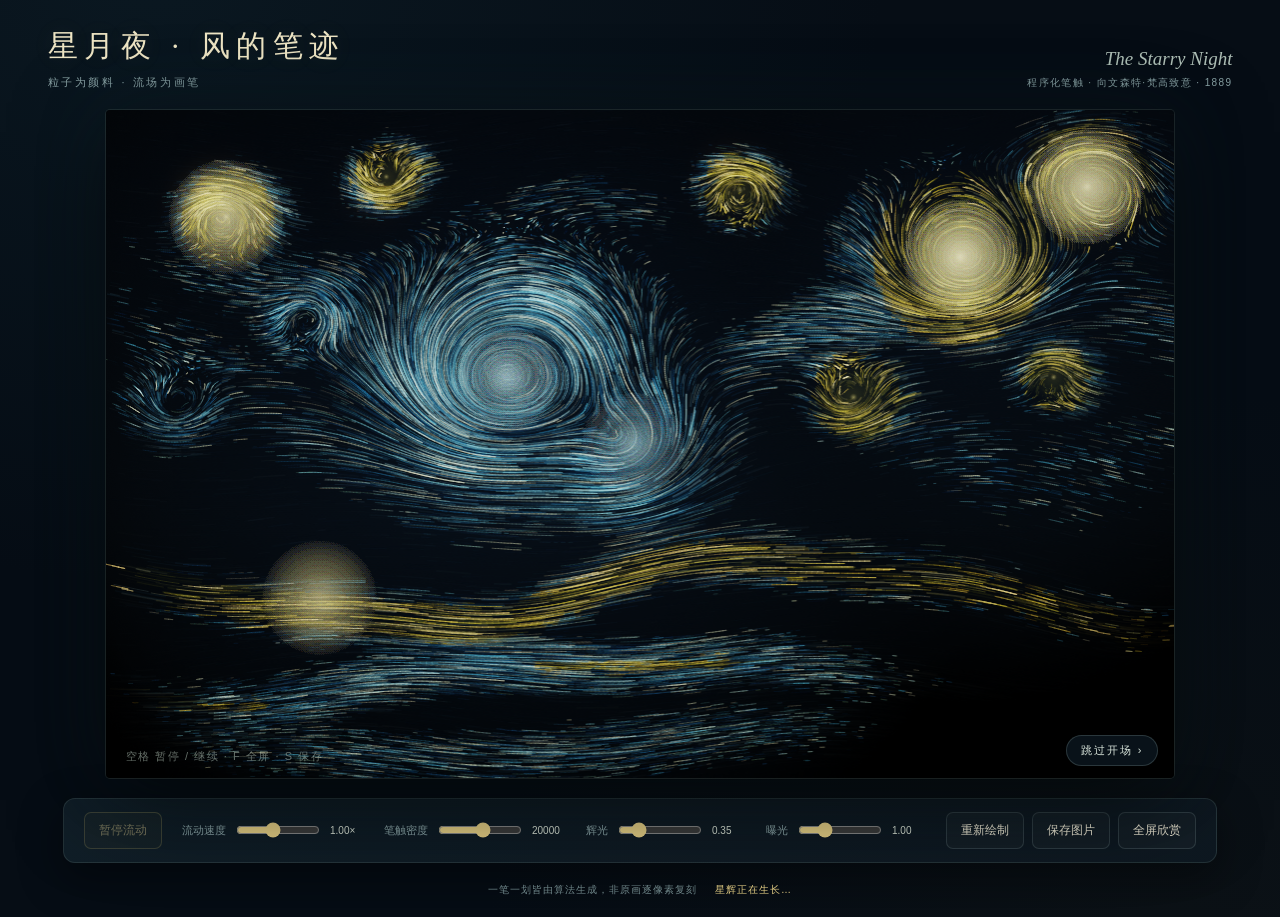
<file: demo/starry-flow.html>
<!doctype html>
<html lang="zh-CN">
<head>
<meta charset="utf-8">
<meta name="viewport" content="width=device-width,initial-scale=1">
<meta name="theme-color" content="#060d15">
<title>星月夜 · 风的笔迹</title>
<style>
  :root{
    color-scheme:dark;
    --bg:#060d15; --panel:#0e1a24; --line:#9db8ac26;
    --text:#ece7d3; --muted:#87a0a3; --gold:#e3cd84; --cyan:#8fc6cf;
  }
  *{box-sizing:border-box}
  html,body{margin:0}
  body{
    background:
      radial-gradient(ellipse at 12% -4%, #14303c4d, transparent 46%),
      radial-gradient(ellipse at 92% 104%, #33301c1f, transparent 42%),
      var(--bg);
    color:var(--text);
    font-family:"Microsoft YaHei","PingFang SC",sans-serif;
  }
  .hall{min-height:100svh;max-width:1760px;margin:0 auto;display:flex;flex-direction:column;gap:20px;padding:26px 3.4vw 18px}
  header{display:flex;justify-content:space-between;align-items:flex-end;gap:18px;padding:0 4px}
  h1{margin:0;font-family:"Noto Serif SC","Songti SC",SimSun,serif;font-weight:400;font-size:30px;letter-spacing:.22em;color:#eee5c4;text-shadow:0 0 26px #e3cd8418}
  .tagline{margin:8px 0 0;font-size:11px;letter-spacing:.24em;color:var(--muted)}
  .sign{font:italic 19px Georgia,serif;color:#aebfb6;text-align:right}
  .sign small{display:block;margin-top:6px;font:10px "Microsoft YaHei",sans-serif;letter-spacing:.14em;color:var(--muted)}
  main{flex:1;min-height:220px;display:flex;align-items:center;justify-content:center}
  .frame{
    position:relative;width:min(100%,calc((100svh - 232px)*1.6));aspect-ratio:1.6;
    background:#081019;border-radius:4px;overflow:hidden;
    box-shadow:0 0 0 1px #bccdb51c, 0 22px 90px #000a, 0 0 80px #2c647222;
  }
  .frame canvas{position:absolute;inset:0;display:block;width:100%;height:100%}
  #sky{opacity:1}
  .frame:fullscreen{width:100vw;height:100vh;display:flex;align-items:center;justify-content:center;background:#081019;border-radius:0}
  .frame:fullscreen canvas{position:absolute;left:50%;top:50%;transform:translate(-50%,-50%);width:min(100vw,160vh);height:min(100vh,62.5vw)}
  .hint{position:absolute;left:20px;bottom:14px;font-size:11px;letter-spacing:.14em;color:#b7c9bc;opacity:.55;pointer-events:none;transition:opacity .8s}
  .frame:hover .hint{opacity:.95}
  #skip{
    position:absolute;right:16px;bottom:12px;font-size:11px;letter-spacing:.18em;
    color:#d8e4da;background:#0d1a23b8;border:1px solid #819c9b45;border-radius:999px;
    padding:7px 14px;cursor:pointer;transition:opacity .4s,border-color .2s;
  }
  #skip:hover{border-color:#d8c57288}
  #skip.gone{opacity:0;pointer-events:none}
  .deck{
    align-self:center;max-width:100%;display:flex;flex-wrap:wrap;align-items:center;justify-content:center;
    gap:13px 20px;padding:13px 20px;border-radius:12px;
    background:linear-gradient(112deg,#13212bd6,#0f1a23d6);
    border:1px solid var(--line);box-shadow:0 14px 44px #0006;
  }
  button{
    font:12px "Microsoft YaHei",sans-serif;color:var(--text);white-space:nowrap;cursor:pointer;
    background:#c8d9c808;border:1px solid #819c9b3d;border-radius:7px;padding:9px 14px;
    transition:background .2s,border-color .2s,transform .2s;
  }
  button:hover{background:#d8c57216;border-color:#d8c57285;transform:translateY(-1px)}
  button:disabled{opacity:.4;cursor:default;transform:none}
  button:focus-visible,input:focus-visible{outline:2px solid var(--gold);outline-offset:3px}
  button.main{border-color:#c4b36780;color:#f0dc97;background:#dbc06410}
  .ctl{display:flex;align-items:center;gap:8px;font-size:11px;color:var(--muted)}
  .ctl input[type=range]{width:84px;accent-color:var(--gold);cursor:pointer}
  .ctl output{min-width:34px;font-size:10px;color:#d6ded2;font-variant-numeric:tabular-nums}
  .acts{display:flex;gap:8px}
  footer{display:flex;justify-content:center;flex-wrap:wrap;gap:6px 18px;min-height:16px;font-size:10px;letter-spacing:.1em;color:#6f8689}
  footer .live{color:var(--gold)}
  @media(max-width:680px){
    .hall{padding:20px 14px 14px;gap:16px}
    h1{font-size:23px}
    .sign{font-size:15px}
    .sign small{font-size:9px}
    .frame{width:100%}
    main{min-height:200px}
    .deck{gap:11px 14px;padding:11px 14px}
    .ctl input[type=range]{width:86px}
    .hint{left:12px;bottom:10px;font-size:9px}
    #skip{right:10px;bottom:8px}
  }
  @media(prefers-reduced-motion:reduce){*{transition:none!important}}
</style>
</head>
<body>
<div class="hall">
  <header>
    <div>
      <h1>星月夜 · 风的笔迹</h1>
      <p class="tagline">粒子为颜料 · 流场为画笔</p>
    </div>
    <div class="sign">The Starry Night<small>程序化笔触 · 向文森特·梵高致意 · 1889</small></div>
  </header>

  <main>
    <div class="frame" id="frame">
      <canvas id="sky" role="img" aria-label="梵高星月夜风格的流动星空：蓝青色笔触围绕金色星体旋转，下方是起伏的光带。"></canvas>
      <span class="hint">空格 暂停 / 继续 · F 全屏 · S 保存</span>
      <button id="skip" type="button">跳过开场 ›</button>
    </div>
  </main>

  <div class="deck" aria-label="画面控制">
    <button id="pause" class="main" aria-pressed="false" disabled>暂停流动</button>
    <label class="ctl">流动速度<input id="speed" type="range" min="0.25" max="2" step="0.05" value="1"><output id="speed-out">1.00×</output></label>
    <label class="ctl">笔触密度<input id="density" type="range" min="6000" max="32000" step="1000" value="20000"><output id="density-out">20000</output></label>
    <label class="ctl">辉光<input id="bloom" type="range" min="0" max="1.8" step="0.05" value="0.35"><output id="bloom-out">0.35</output></label>
    <label class="ctl">曝光<input id="exposure" type="range" min="0.6" max="2" step="0.05" value="1"><output id="exposure-out">1.00</output></label>
    <div class="acts">
      <button id="redraw">重新绘制</button>
      <button id="save">保存图片</button>
      <button id="full">全屏欣赏</button>
    </div>
  </div>

  <footer>
    <span>一笔一划皆由算法生成，非原画逐像素复刻</span>
    <span id="status" class="live" role="status" aria-live="polite">正在铺开夜色…</span>
  </footer>
</div>

<script>
'use strict';
/* ============================================================
   星月夜 · 风的笔迹 —— 单文件 / 零依赖 / 无外部资源
   管线：Canvas2D 粒子笔触 → WebGL2 浮点拖尾累积 → 辉光 → ACES
   开场：数处光辉同时点燃，笔触沿各自流场缓慢蔓延成画（约 8.6s）
   ============================================================ */

const TAU = Math.PI * 2;
const W = 1.6, H = 1;                       // 画布逻辑坐标：宽 1.6 × 高 1
const $ = s => document.querySelector(s);

const skyEl = $('#sky'), frameEl = $('#frame');
const statusEl = $('#status'), pauseBtn = $('#pause'), skipBtn = $('#skip');
const reducedMotion = matchMedia('(prefers-reduced-motion: reduce)').matches;

/* ---------- 可调参数（localStorage 记忆） ---------- */
const PREF_KEY = 'starry-flow.prefs.v1';
const params = { speed: 1, density: 20000, bloom: 0.35, exposure: 1 };
try {
  const saved = JSON.parse(localStorage.getItem(PREF_KEY) || '{}');
  for (const k of Object.keys(params)) {
    const v = Number(saved[k]);
    if (Number.isFinite(v)) params[k] = v;
  }
} catch {}
params.speed = Math.min(2, Math.max(0.25, params.speed));
params.density = Math.round(Math.min(32000, Math.max(6000, params.density)) / 1000) * 1000;
params.bloom = Math.min(1.8, Math.max(0, params.bloom));
params.exposure = Math.min(2, Math.max(0.6, params.exposure));
function remember() { try { localStorage.setItem(PREF_KEY, JSON.stringify(params)); } catch {} }

/* ---------- 确定性随机 ---------- */
let seed = 18890601;
function rnd() { seed = (Math.imul(seed, 1664525) + 1013904223) >>> 0; return seed / 4294967296; }

/* ---------- 流场：涡旋 + 横向风 + 起伏光带 ---------- */
const VORT = [
  { x: 0.60, y: 0.40, r: 0.150, s: -0.34, warm: false },  // 主涡旋
  { x: 0.79, y: 0.50, r: 0.092, s: -0.22, warm: false },  // 副涡旋
  { x: 1.28, y: 0.22, r: 0.100, s: -0.26, warm: true },   // 大星
  { x: 1.47, y: 0.115, r: 0.075, s: 0.18, warm: true },   // 月
  { x: 0.18, y: 0.16, r: 0.052, s: 0.15, warm: true },
  { x: 0.42, y: 0.10, r: 0.038, s: -0.12, warm: true },
  { x: 0.95, y: 0.12, r: 0.042, s: 0.13, warm: true },
  { x: 1.12, y: 0.43, r: 0.050, s: -0.14, warm: true },
  { x: 0.30, y: 0.31, r: 0.046, s: 0.12, warm: false },
  { x: 1.42, y: 0.40, r: 0.040, s: 0.10, warm: true },
  { x: 0.10, y: 0.44, r: 0.050, s: -0.12, warm: false },
];
const waveY = x => 0.72 + 0.05 * Math.sin(5.5 * x - 0.8) + 0.012 * Math.sin(13 * x);
const lowY  = x => 0.855 + 0.032 * Math.sin(4.6 * x + 1.1) + 0.011 * Math.sin(11 * x - 0.6);
const deepY = x => 0.955 + 0.022 * Math.sin(5.8 * x - 1.3);

function field(x, y) {
  let vx = 0.10 + 0.02 * Math.sin(y * 13 + x * 2.5);
  let vy = 0.02 * Math.sin(x * 8 + y * 4);
  let gmax = 0, rx = 0, ry = 0;
  for (const v of VORT) {
    const dx = x - v.x + 0.01 * Math.sin(y * 12 + x * 2);
    const dy = (y - v.y) / 0.85;
    const r2 = dx * dx + dy * dy;
    const cut = v.r * 3.4;
    if (r2 > cut * cut) continue;          // 远场高斯已可忽略，跳过 exp/sqrt
    const g = Math.exp(-r2 / (2 * v.r * v.r));
    if (g > gmax) gmax = g;
    const a = v.s * g / Math.sqrt(r2 + 0.0012);
    const sink = (v.warm ? 0.12 : 0.22) * g;
    rx += -dy * a - dx * sink;
    ry += dx * a * 0.85 - dy * sink * 0.85;
  }
  const band = Math.exp(-(((y - waveY(x)) / 0.06) ** 2));
  vx = vx * (1 - 0.8 * gmax) + rx + 0.15 * band;
  vy = vy * (1 - 0.8 * gmax) + ry + 0.15 * band * (0.275 * Math.cos(5.5 * x - 0.8) + 0.156 * Math.cos(13 * x));
  const bA = Math.exp(-(((y - lowY(x)) / 0.045) ** 2));
  const bB = Math.exp(-(((y - deepY(x)) / 0.055) ** 2));
  vx += 0.10 * bA + 0.08 * bB;
  vy += 0.10 * bA * (0.147 * Math.cos(4.6 * x + 1.1) + 0.121 * Math.cos(11 * x - 0.6))
      + 0.08 * bB * 0.128 * Math.cos(5.8 * x - 1.3);
  return [vx, vy];
}

/* 亮度权重：涡旋环 / 光带 / 天空横带，决定笔触透明度 */
function emphasis(x, y) {
  let s = 0.05;
  for (const v of VORT) {
    const r = Math.hypot(x - v.x, (y - v.y) / 0.85) / v.r;
    if (r > 3.6) continue;                 // 环权重已可忽略
    const ang = Math.atan2((y - v.y) / 0.85, x - v.x);
    const brush = 0.78 + 0.22 * Math.sin(ang * 2 + Math.log(r + 0.15) * 2.4 + v.x * 4);
    const ring = Math.exp(-(((r - 1.05) / 0.68) ** 2));
    s = Math.max(s, ring * brush * (v.warm ? 0.95 : 0.9));
  }
  s = Math.max(s, 0.85 * Math.exp(-(((y - waveY(x)) / 0.036) ** 2)));
  s = Math.max(s, 0.48 * Math.exp(-(((y - (0.40 + 0.15 * Math.sin(x * 4 - 0.6))) / 0.06) ** 2)));
  s = Math.max(s, 0.44 * Math.exp(-(((x - 0.43) / 0.38) ** 4)) * Math.exp(-(((y - (0.21 + 0.065 * Math.sin(x * 7 - 0.6))) / 0.048) ** 2)));
  s = Math.max(s, 0.43 * Math.exp(-(((x - 1.41) / 0.30) ** 4)) * Math.exp(-(((y - (0.51 + 0.045 * Math.sin(x * 10))) / 0.065) ** 2)));
  s = Math.max(s, 0.56 * Math.exp(-(((y - lowY(x)) / 0.035) ** 2)));
  s = Math.max(s, 0.38 * Math.exp(-(((y - deepY(x)) / 0.042) ** 2)));
  return Math.min(1, s);
}

const COLD = ['#123049', '#1f5069', '#35799a', '#5aa3b8', '#8cc6cd', '#bcdad2', '#e2e8c9'];
const GOLD = ['#4a4a26', '#837c34', '#b3a53e', '#d2bc4e', '#ebd067', '#ffe296', '#ffefb0'];
/* 单元格缓存：亮度权重 / 暖度 / 低带金斑 / 开场生长门控，避免每粒子重复超越函数 */
const FEATHER = 0.10;
let growth = null;                 // 开场时为各光辉处的扩散半径数组，live 时为 null
const cellCache = new Map();
function cellInfo(x, y) {
  const key = ((x * 80) | 0) * 128 + ((y * 80) | 0);
  let c = cellCache.get(key);
  if (c) return c;
  let warmth = 0;
  for (const v of VORT) if (v.warm) {
    const dx = x - v.x, dy = y - v.y;
    const d2 = dx * dx + dy * dy;
    if (d2 > v.r * v.r * 9) continue;
    warmth = Math.max(warmth, Math.exp(-d2 / (1.55 * v.r * v.r)));
  }
  if (Math.abs(y - waveY(x)) < 0.027) warmth = Math.max(warmth, 0.77);
  const goldLow = y > 0.80 && Math.abs(y - lowY(x)) < 0.006 && Math.sin(x * 9 + 0.8) > 0.25;
  let g = 1;
  if (growth) {
    g = 0;
    for (const s of growth) {
      if (s.rOut2 <= 0) continue;
      const dx = x - s.x, dy = y - s.y, d2 = dx * dx + dy * dy;
      if (d2 >= s.rOut2) continue;
      const d = Math.sqrt(d2);
      const v = d <= s.r ? 1 : (s.rOut - d) / FEATHER;
      if (v > g) g = v;
      if (g >= 1) break;
    }
  }
  const f = field(x, y);                   // 流场按单元格缓存，避免每粒子重复 11 涡旋超越函数
  c = { em: emphasis(x, y), warmth, goldLow, g, fx: f[0], fy: f[1] };
  cellCache.set(key, c);
  return c;
}
function colorOf(info, tone) {
  if (info.goldLow) return GOLD[Math.min(4, tone)];
  return (info.warmth > 0.32 ? GOLD : COLD)[tone];
}
function colorAt(x, y, tone) { return colorOf(cellInfo(x, y), tone); }

/* ---------- WebGL2 电影感合成器（拖尾 / 辉光 / ACES） ---------- */
class Film {
  constructor(canvas) {
    const gl = canvas.getContext('webgl2', { alpha: false, antialias: false, preserveDrawingBuffer: true, powerPreference: 'high-performance' });
    if (!gl) throw new Error('no webgl2');
    this.gl = gl;
    this.hdr = !!gl.getExtension('EXT_color_buffer_float');
    const VS = `#version 300 es
      layout(location=0) in vec2 aPos; out vec2 vUv;
      void main(){ vUv = aPos * .5 + .5; gl_Position = vec4(aPos, 0., 1.); }`;
    const HEAD = `#version 300 es
      precision highp float; in vec2 vUv; out vec4 o;`;
    const FS_ACC = HEAD + `
      uniform sampler2D uInk, uBase, uPrev; uniform float uDecay;
      vec3 lin(vec3 c){ return pow(c, vec3(2.2)); }
      void main(){
        vec2 uv = vec2(vUv.x, 1. - vUv.y);
        vec4 ink = texture(uInk, uv);
        vec3 base = lin(texture(uBase, uv).rgb);
        vec3 prev = texture(uPrev, vUv).rgb;
        o = vec4(prev * (1. - uDecay) + base * uDecay + lin(ink.rgb) * ink.a * .5, 1.);
      }`;
    const FS_EXT = HEAD + `
      uniform sampler2D uSrc;
      void main(){
        vec3 c = texture(uSrc, vUv).rgb * 2.;
        float l = max(c.r, max(c.g, c.b));
        o = vec4(c * smoothstep(.15, .7, l), 1.);
      }`;
    const FS_BLUR = HEAD + `
      uniform sampler2D uSrc; uniform vec2 uTexel, uDir;
      void main(){
        vec2 d = uTexel * uDir;
        vec3 c = texture(uSrc, vUv).rgb * .227027;
        c += (texture(uSrc, vUv + d * 1.384615).rgb + texture(uSrc, vUv - d * 1.384615).rgb) * .316216;
        c += (texture(uSrc, vUv + d * 3.230769).rgb + texture(uSrc, vUv - d * 3.230769).rgb) * .070270;
        o = vec4(c, 1.);
      }`;
    const FS_COMP = HEAD + `
      uniform sampler2D uScene, uGlow; uniform float uBloom, uExposure;
      vec3 aces(vec3 x){ return clamp((x * (2.51 * x + .03)) / (x * (2.43 * x + .59) + .14), 0., 1.); }
      void main(){
        vec3 base = texture(uScene, vUv).rgb * 2.;
        vec3 c = aces((base + texture(uGlow, vUv).rgb * uBloom * .75) * uExposure);
        float vig = 1. - .18 * pow(length((vUv - .5) * vec2(1.1, 1.)), 1.5);
        c = pow(c * vig, vec3(1. / 2.2));
        float grain = fract(sin(dot(gl_FragCoord.xy, vec2(12.9898, 78.233))) * 43758.5453) - .5;
        o = vec4(clamp(c + grain * .003, 0., 1.), 1.);
      }`;
    this.pAcc = this.prog(VS, FS_ACC);
    this.pExt = this.prog(VS, FS_EXT);
    this.pBlur = this.prog(VS, FS_BLUR);
    this.pComp = this.prog(VS, FS_COMP);
    this.buf = gl.createBuffer();
    gl.bindBuffer(gl.ARRAY_BUFFER, this.buf);
    gl.bufferData(gl.ARRAY_BUFFER, new Float32Array([-1, -1, 1, -1, -1, 1, 1, 1]), gl.STATIC_DRAW);
    gl.enableVertexAttribArray(0);
    gl.vertexAttribPointer(0, 2, gl.FLOAT, false, 0, 0);
    this.ink = this.tex(); this.base = this.tex();
    this.hist = []; this.bloomT = []; this.idx = 0;
  }
  prog(vs, fs) {
    const gl = this.gl, p = gl.createProgram();
    for (const [t, src] of [[gl.VERTEX_SHADER, vs], [gl.FRAGMENT_SHADER, fs]]) {
      const s = gl.createShader(t);
      gl.shaderSource(s, src); gl.compileShader(s);
      if (!gl.getShaderParameter(s, gl.COMPILE_STATUS)) throw new Error(gl.getShaderInfoLog(s));
      gl.attachShader(p, s); gl.deleteShader(s);
    }
    gl.linkProgram(p);
    if (!gl.getProgramParameter(p, gl.LINK_STATUS)) throw new Error(gl.getProgramInfoLog(p));
    const u = {};
    const n = gl.getProgramParameter(p, gl.ACTIVE_UNIFORMS);
    for (let i = 0; i < n; i++) { const info = gl.getActiveUniform(p, i); u[info.name] = gl.getUniformLocation(p, info.name); }
    return { p, u };
  }
  tex() {
    const gl = this.gl, t = gl.createTexture();
    gl.bindTexture(gl.TEXTURE_2D, t);
    gl.texParameteri(gl.TEXTURE_2D, gl.TEXTURE_MIN_FILTER, gl.LINEAR);
    gl.texParameteri(gl.TEXTURE_2D, gl.TEXTURE_MAG_FILTER, gl.LINEAR);
    gl.texParameteri(gl.TEXTURE_2D, gl.TEXTURE_WRAP_S, gl.CLAMP_TO_EDGE);
    gl.texParameteri(gl.TEXTURE_2D, gl.TEXTURE_WRAP_T, gl.CLAMP_TO_EDGE);
    return t;
  }
  target(w, h) {
    const gl = this.gl, t = this.tex();
    gl.texImage2D(gl.TEXTURE_2D, 0, this.hdr ? gl.RGBA16F : gl.RGBA, w, h, 0, gl.RGBA, this.hdr ? gl.HALF_FLOAT : gl.UNSIGNED_BYTE, null);
    const f = gl.createFramebuffer();
    gl.bindFramebuffer(gl.FRAMEBUFFER, f);
    gl.framebufferTexture2D(gl.FRAMEBUFFER, gl.COLOR_ATTACHMENT0, gl.TEXTURE_2D, t, 0);
    if (gl.checkFramebufferStatus(gl.FRAMEBUFFER) !== gl.FRAMEBUFFER_COMPLETE) throw new Error('bad fbo');
    gl.clearColor(0, 0, 0, 1); gl.clear(gl.COLOR_BUFFER_BIT);
    return { t, f };
  }
  resize(w, h) {
    const gl = this.gl;
    for (const x of [...this.hist, ...this.bloomT]) { gl.deleteTexture(x.t); gl.deleteFramebuffer(x.f); }
    this.w = w; this.h = h;
    this.bw = Math.max(1, w >> 2); this.bh = Math.max(1, h >> 2);
    this.hist = [this.target(w, h), this.target(w, h)];
    this.bloomT = [this.target(this.bw, this.bh), this.target(this.bw, this.bh)];
    this.idx = 0;
    gl.bindFramebuffer(gl.FRAMEBUFFER, null);
  }
  bind(t, unit) { const gl = this.gl; gl.activeTexture(gl.TEXTURE0 + unit); gl.bindTexture(gl.TEXTURE_2D, t); }
  draw(prog, fbo, w, h) {
    const gl = this.gl;
    gl.bindFramebuffer(gl.FRAMEBUFFER, fbo);
    gl.viewport(0, 0, w, h);
    gl.useProgram(prog.p);
    gl.bindBuffer(gl.ARRAY_BUFFER, this.buf);
    gl.vertexAttribPointer(0, 2, gl.FLOAT, false, 0, 0);
  }
  setBase(src) { this.bind(this.base, 0); this.gl.texImage2D(this.gl.TEXTURE_2D, 0, this.gl.RGBA, this.gl.RGBA, this.gl.UNSIGNED_BYTE, src); }
  advance(inkCanvas, dt) {
    const gl = this.gl, next = 1 - this.idx;
    this.bind(this.ink, 0);
    gl.texImage2D(gl.TEXTURE_2D, 0, gl.RGBA, gl.RGBA, gl.UNSIGNED_BYTE, inkCanvas);
    this.draw(this.pAcc, this.hist[next].f, this.w, this.h);
    this.bind(this.ink, 0); this.bind(this.base, 1); this.bind(this.hist[this.idx].t, 2);
    gl.uniform1i(this.pAcc.u.uInk, 0); gl.uniform1i(this.pAcc.u.uBase, 1); gl.uniform1i(this.pAcc.u.uPrev, 2);
    gl.uniform1f(this.pAcc.u.uDecay, Math.min(0.3, 0.03 * dt));
    gl.drawArrays(gl.TRIANGLE_STRIP, 0, 4);
    this.idx = next;
    gl.activeTexture(gl.TEXTURE0);
  }
  render() {
    const gl = this.gl;
    this.draw(this.pExt, this.bloomT[0].f, this.bw, this.bh);
    this.bind(this.hist[this.idx].t, 0); gl.uniform1i(this.pExt.u.uSrc, 0);
    gl.drawArrays(gl.TRIANGLE_STRIP, 0, 4);
    for (let i = 0; i < 6; i++) {
      const dst = (i + 1) % 2;
      this.draw(this.pBlur, this.bloomT[dst].f, this.bw, this.bh);
      this.bind(this.bloomT[i % 2].t, 0);
      gl.uniform1i(this.pBlur.u.uSrc, 0);
      gl.uniform2f(this.pBlur.u.uTexel, 1 / this.bw, 1 / this.bh);
      gl.uniform2f(this.pBlur.u.uDir, i % 2 === 0 ? 1.2 : 0, i % 2 === 1 ? 1.2 : 0);
      gl.drawArrays(gl.TRIANGLE_STRIP, 0, 4);
    }
    this.draw(this.pComp, null, this.w, this.h);
    this.bind(this.hist[this.idx].t, 0); this.bind(this.bloomT[0].t, 1);
    gl.uniform1i(this.pComp.u.uScene, 0); gl.uniform1i(this.pComp.u.uGlow, 1);
    gl.uniform1f(this.pComp.u.uBloom, params.bloom);
    gl.uniform1f(this.pComp.u.uExposure, params.exposure);
    gl.drawArrays(gl.TRIANGLE_STRIP, 0, 4);
    gl.activeTexture(gl.TEXTURE0);
  }
}

/* ---------- 画布与渲染器 ---------- */
let sky = skyEl, gpu = null, ctx2d = null;
try { gpu = new Film(sky); }
catch (err) {
  console.warn('WebGL2 不可用，回退 Canvas：', err.message);
  const clone = sky.cloneNode(); sky.replaceWith(clone); sky = clone;
  ctx2d = sky.getContext('2d', { alpha: false });
  $('#bloom').disabled = true; $('#exposure').disabled = true;
}
const under = document.createElement('canvas'), baseCtx = under.getContext('2d', { alpha: false });
const ink = document.createElement('canvas'), inkCtx = ink.getContext('2d', { alpha: !!gpu });
/* 开场生长遮罩：mask 累积各光辉处的扩散半径，baseIntro 为被遮罩的底涂 */
const maskC = document.createElement('canvas'), maskCtx = maskC.getContext('2d');
const baseIntro = document.createElement('canvas'), bIntroCtx = baseIntro.getContext('2d', { alpha: false });
let scale = 800;

/* ---------- 底涂：静态短笔触 + 暖色星核 ---------- */
function paintUnder() {
  const w = under.width, h = under.height;
  const grad = baseCtx.createLinearGradient(0, 0, 0, h);
  grad.addColorStop(0, '#081019'); grad.addColorStop(0.62, '#0c161f'); grad.addColorStop(1, '#070f17');
  baseCtx.fillStyle = grad; baseCtx.fillRect(0, 0, w, h);
  baseCtx.lineCap = 'round';
  for (let i = 0; i < 26000; i++) {
    let x = rnd() * W, y = rnd();
    if (i % 4 === 1) { x = 0.06 + rnd() * 1.06; y = 0.015 + rnd() * 0.38; }
    if (i % 4 === 2) { x = rnd() * W; y = 0.79 + rnd() * 0.22; }
    if (i % 3 === 0) {
      const v = VORT[Math.floor(rnd() * VORT.length)], a = rnd() * TAU, r = v.r * (0.4 + rnd() * 1.5);
      x = v.x + Math.cos(a) * r; y = v.y + Math.sin(a) * r * 0.85;
    }
    const tone = Math.min(6, Math.floor(rnd() * 7));
    baseCtx.strokeStyle = colorAt(x, y, tone);
    baseCtx.globalAlpha = (0.09 + rnd() * 0.46) * emphasis(x, y);
    baseCtx.lineWidth = (0.4 + rnd() ** 2 * 1.9) * scale / 800;
    baseCtx.beginPath(); baseCtx.moveTo(x * scale, y * scale);
    const steps = 5 + Math.floor(rnd() * 30);
    for (let j = 0; j < steps; j++) { const d = field(x, y); x += d[0] * 0.012; y += d[1] * 0.012; baseCtx.lineTo(x * scale, y * scale); }
    baseCtx.stroke();
  }
  baseCtx.globalAlpha = 1;
  for (const v of VORT) if (v.warm) {
    const g = baseCtx.createRadialGradient(v.x * scale, v.y * scale, 0, v.x * scale, v.y * scale, v.r * scale);
    g.addColorStop(0, '#e2d18a7d'); g.addColorStop(0.12, '#b5a14c30'); g.addColorStop(1, '#b5a14c00');
    baseCtx.fillStyle = g;
    baseCtx.fillRect((v.x - v.r) * scale, (v.y - v.r) * scale, v.r * 2 * scale, v.r * 2 * scale);
  }
  inkCtx.drawImage(under, 0, 0);
}

/* ---------- 粒子笔触 ---------- */
let particles = [];
function spawn(initial) {
  let x = rnd() * 1.7 - 0.05, y = rnd() * 1.08 - 0.04;
  const area = rnd();
  if (area < 0.28) { x = 0.06 + rnd() * 1.06; y = 0.015 + rnd() * 0.38; }
  else if (area < 0.50) { x = rnd() * W; y = 0.79 + rnd() * 0.22; }
  return { x, y, age: initial ? Math.floor(rnd() * 180) : 0, life: 120 + Math.floor(rnd() * 220), tone: Math.min(6, Math.floor(rnd() ** 1.35 * 7)), width: 0.3 + rnd() ** 2 * 1.0, phase: rnd() * TAU };
}
/* 笔触批处理：按 颜色×透明度档×粗细档 合并成一次 stroke()，
   把每帧数万次绘制调用压到几百次 */
const buckets = new Map();
function step(dt, show) {
  if (growth) refreshGrowth();
  if (gpu) {
    inkCtx.clearRect(0, 0, ink.width, ink.height);
    if (growth) gpu.setBase(baseIntro);
  } else {
    inkCtx.globalAlpha = Math.min(0.9, 0.028 * dt);
    inkCtx.drawImage(growth ? baseIntro : under, 0, 0);
    inkCtx.globalAlpha = 1;
  }
  cellCache.clear();
  buckets.clear();
  for (let i = 0; i < particles.length; i++) {
    let p = particles[i];
    p.age += dt;
    if (p.age > p.life || p.x < -0.12 || p.x > 1.72 || p.y < -0.12 || p.y > 1.12) p = particles[i] = spawn(false);
    const info = cellInfo(p.x, p.y);
    const nx = p.x + info.fx * 0.018 * dt, ny = p.y + info.fy * 0.018 * dt;
    const alpha = (0.28 + 0.4 * Math.sin(p.phase + p.age * 0.025) ** 2) * info.em * info.g;
    if (alpha > 0.02) {
      const ci = (info.goldLow || info.warmth > 0.32 ? 7 : 0) + (info.goldLow ? Math.min(4, p.tone) : p.tone);
      const aq = Math.min(7, Math.round(alpha * 7));
      const wq = Math.min(3, Math.round(p.width * 2.5));
      const key = ci * 32 + aq * 4 + wq;
      let b = buckets.get(key);
      if (!b) {
        b = { style: colorOf(info, p.tone), alpha: aq / 7, width: (wq / 2.5) * scale / 800, pts: [] };
        buckets.set(key, b);
      }
      b.pts.push(p.x * scale, p.y * scale, nx * scale, ny * scale);
    }
    p.x = nx; p.y = ny;
  }
  inkCtx.lineCap = 'round';
  for (const b of buckets.values()) {
    inkCtx.strokeStyle = b.style;
    inkCtx.globalAlpha = b.alpha;
    inkCtx.lineWidth = Math.max(0.3, b.width);
    inkCtx.beginPath();
    const pts = b.pts;
    for (let j = 0; j < pts.length; j += 4) {
      inkCtx.moveTo(pts[j], pts[j + 1]);
      inkCtx.lineTo(pts[j + 2], pts[j + 3]);
    }
    inkCtx.stroke();
  }
  inkCtx.globalAlpha = 1;
  if (growth) {
    // 开场：各光辉处点燃后注入径向柔光，随扩散半径缓缓亮起
    for (const s of growth) {
      if (s.rOut2 <= 0) continue;
      const fade = Math.min(1, Math.max(0, (introT - s.t0) / 0.5));
      const r = (s.warm ? 0.09 : 0.085) * scale;
      const col = s.warm ? '255,240,179' : '190,230,238';
      const a0 = s.warm ? 0.05 : 0.03;
      const g = inkCtx.createRadialGradient(s.x * scale, s.y * scale, 0, s.x * scale, s.y * scale, r);
      g.addColorStop(0, `rgba(${col},${a0 * fade})`);
      g.addColorStop(0.4, `rgba(${col},${a0 * 0.45 * fade})`);
      g.addColorStop(1, `rgba(${col},0)`);
      inkCtx.fillStyle = g;
      inkCtx.fillRect(s.x * scale - r, s.y * scale - r, r * 2, r * 2);
    }
  } else {
    // 星月核：每步注入一点径向柔光，累积后中心亮黄、边缘融入笔触
    for (const v of VORT) if (v.warm) {
      const r = v.r * 0.95 * scale;
      const g = inkCtx.createRadialGradient(v.x * scale, v.y * scale, 0, v.x * scale, v.y * scale, r);
      g.addColorStop(0, 'rgba(255,240,179,0.055)');
      g.addColorStop(0.35, 'rgba(226,209,138,0.028)');
      g.addColorStop(1, 'rgba(226,209,138,0)');
      inkCtx.fillStyle = g;
      inkCtx.fillRect(v.x * scale - r, v.y * scale - r, r * 2, r * 2);
    }
  }
  if (gpu) gpu.advance(ink, dt);
  if (show) present();
}
function present() { if (gpu) gpu.render(); else ctx2d.drawImage(ink, 0, 0); }

/* ---------- 开场：光辉生长 ----------
   挑数处光辉（主/副涡旋、大星、月、左小星、地平光带）同时点燃，
   各自的扩散半径随时间缓慢长大，笔触只在该处已蔓延到的区域里出现，
   且顺着当地流场方向运动 —— 看起来像画面从几个光点慢慢「长」出来。 */
const SEEDS = [
  { x: 0.60, y: 0.40, t0: 0.15, dur: 6.4, maxR: 1.05, warm: false },  // 主涡旋
  { x: 1.28, y: 0.22, t0: 0.85, dur: 5.9, maxR: 0.95, warm: true },   // 大星
  { x: 1.47, y: 0.115, t0: 1.50, dur: 5.5, maxR: 0.90, warm: true },  // 月
  { x: 0.79, y: 0.50, t0: 2.10, dur: 5.6, maxR: 0.95, warm: false },  // 副涡旋
  { x: 0.18, y: 0.16, t0: 2.65, dur: 5.2, maxR: 0.90, warm: true },   // 左小星
  { x: 0.32, y: 0.73, t0: 3.20, dur: 5.2, maxR: 0.95, warm: true },   // 地平光带
];
const INTRO_END = 8.6;
let introT = 0;
const easeGrow = u => u;   // 线性：扩散前沿匀速推进，读作「一点点蔓延」而非中途加速
function updateGrowth(t) {
  introT = t;
  for (const s of SEEDS) {
    const u = Math.min(1, Math.max(0, (t - s.t0) / s.dur));
    s.r = u <= 0 ? 0 : s.maxR * easeGrow(u);
    s.rOut = s.r + FEATHER;
    s.rOut2 = s.rOut * s.rOut;
  }
}
/* 用各光辉处的扩散圆并集遮罩底涂，让未蔓延到的区域保持夜色 */
function refreshGrowth() {
  const w = under.width, h = under.height;
  maskCtx.clearRect(0, 0, w, h);
  maskCtx.globalCompositeOperation = 'lighter';
  for (const s of growth) {
    if (s.rOut2 <= 0) continue;
    const R = s.rOut * scale;
    const g = maskCtx.createRadialGradient(s.x * scale, s.y * scale, 0, s.x * scale, s.y * scale, R);
    const inner = Math.max(0, Math.min(1, s.r / s.rOut));
    g.addColorStop(0, 'rgba(255,255,255,1)');
    g.addColorStop(inner, 'rgba(255,255,255,1)');
    g.addColorStop(1, 'rgba(255,255,255,0)');
    maskCtx.fillStyle = g;
    maskCtx.fillRect(s.x * scale - R, s.y * scale - R, R * 2, R * 2);
  }
  maskCtx.globalCompositeOperation = 'source-over';
  bIntroCtx.clearRect(0, 0, w, h);
  bIntroCtx.drawImage(under, 0, 0);
  bIntroCtx.globalCompositeOperation = 'destination-in';
  bIntroCtx.drawImage(maskC, 0, 0);
  bIntroCtx.globalCompositeOperation = 'source-over';
}

/* ---------- 状态机与主循环 ---------- */
let phase = 'boot';            // boot → intro → live（resize 重建时为 warm）
let introStart = 0;
let running = !reducedMotion;
let warmLeft = 0, last = 0, acc = 0;
let fps = 0, fpsCount = 0, fpsAt = 0;

function setStatus(txt) { statusEl.textContent = txt; }
function beginIntro(now) {
  phase = 'intro'; introStart = now; introT = 0;
  growth = SEEDS;
  updateGrowth(0);
  skipBtn.classList.remove('gone');
  pauseBtn.disabled = true;
  setStatus('星辉正在生长…');
}
function endIntro() {
  growth = null;
  if (gpu) gpu.setBase(under);
  phase = 'live';
  skipBtn.classList.add('gone');
  pauseBtn.disabled = false;
  last = 0;
  setStatus(running ? '夜色正在流动' : '已暂停 · 空格继续');
}
function skipIntro() {
  if (phase !== 'intro') return;
  growth = null;
  if (gpu) gpu.setBase(under);
  for (let i = 0; i < 12; i++) step(1, false);   // 快速铺满拖尾，立即呈现完整画面
  present();
  endIntro();
}

let setupEpoch = 0;
function setup(replayIntro) {
  const rect = frameEl.getBoundingClientRect();
  scale = Math.min(1600, Math.max(600, rect.width * Math.min(devicePixelRatio || 1, 2) / W));
  const pw = Math.round(scale * W), ph = Math.round(scale);
  for (const c of [sky, under, ink, maskC, baseIntro]) { c.width = pw; c.height = ph; }
  if (gpu) gpu.resize(pw, ph);
  seed = 18890601;
  paintUnder();
  if (gpu) gpu.setBase(under);
  particles = Array.from({ length: params.density }, () => spawn(true));
  warmLeft = 48;
  const epoch = ++setupEpoch;
  if (replayIntro && !reducedMotion) { beginIntro(performance.now()); return; }
  // 无开场：分批预热后立即呈现
  growth = null;
  phase = 'warm';
  pauseBtn.disabled = true;
  (function warm() {
    if (epoch !== setupEpoch) return;
    for (let i = 0; i < 4 && warmLeft > 0; i++, warmLeft--) step(1, false);
    present();
    if (warmLeft > 0) requestAnimationFrame(warm);
    else { phase = 'live'; pauseBtn.disabled = false; last = 0; setStatus(running ? '夜色正在流动' : '已暂停 · 空格继续'); }
  })();
}

function frame(now) {
  requestAnimationFrame(frame);
  fpsCount++;
  if (now - fpsAt >= 1000) { fps = fpsCount * 1000 / (now - fpsAt); fpsCount = 0; fpsAt = now; }
  if (phase === 'intro') {
    const t = (now - introStart) / 1000;
    updateGrowth(t);
    if (!last) last = now;
    acc += Math.min(80, now - last); last = now;
    if (acc >= 1000 / 30) {
      const dt = Math.min(2, acc / (1000 / 30));
      acc = 0;
      step(dt, true);
    }
    if (t >= INTRO_END) endIntro();
    return;
  }
  if (document.hidden || !running || phase === 'warm' || phase === 'boot') { last = now; return; }
  if (!last) last = now;
  acc += Math.min(80, now - last); last = now;
  if (acc >= 1000 / 30) {
    const dt = Math.min(2, acc / (1000 / 30)) * params.speed;
    acc = 0;
    step(dt, true);
  }
  // 自动降级：帧率不足时逐级减少笔触数量（只降不升，避免振荡）
  if (phase === 'live' && now - govAt > 2500) {
    govAt = now;
    if (fps > 0 && fps < 48 && quality < 2) { quality++; applyDensity(); }
  }
}
let quality = 0, govAt = 0;
const Q_FACTOR = [1, 0.65, 0.45];
function applyDensity() {
  const target = Math.round(params.density * Q_FACTOR[quality]);
  while (particles.length < target) particles.push(spawn(true));
  particles.length = target;
}

/* ---------- UI ---------- */
function syncOutputs() {
  $('#speed').value = params.speed; $('#speed-out').textContent = params.speed.toFixed(2) + '×';
  $('#density').value = params.density; $('#density-out').textContent = params.density;
  $('#bloom').value = params.bloom; $('#bloom-out').textContent = params.bloom.toFixed(2);
  $('#exposure').value = params.exposure; $('#exposure-out').textContent = params.exposure.toFixed(2);
}
function toggle() {
  running = !running;
  pauseBtn.textContent = running ? '暂停流动' : '继续流动';
  pauseBtn.setAttribute('aria-pressed', String(!running));
  setStatus(running ? '夜色正在流动' : '已暂停 · 空格继续');
}
function save() {
  const a = document.createElement('a');
  a.download = '星月夜-风的笔迹-' + new Date().toISOString().replace(/[:.]/g, '-') + '.png';
  a.href = sky.toDataURL('image/png');
  a.click();
  setStatus('已保存当前画面');
}
async function fullscreen() {
  try {
    if (document.fullscreenElement) await document.exitFullscreen();
    else await frameEl.requestFullscreen();
  } catch { setStatus('此环境不支持全屏，可在浏览器中打开'); }
}
pauseBtn.onclick = toggle;
$('#save').onclick = save;
$('#full').onclick = fullscreen;
$('#redraw').onclick = () => setup(true);
skipBtn.onclick = () => skipIntro();
frameEl.addEventListener('pointerdown', () => { if (phase === 'intro') skipIntro(); });
$('#speed').oninput = e => { params.speed = +e.target.value; $('#speed-out').textContent = params.speed.toFixed(2) + '×'; remember(); };
$('#density').oninput = e => {
  params.density = +e.target.value; $('#density-out').textContent = params.density;
  applyDensity();
  remember();
};
$('#bloom').oninput = e => { params.bloom = +e.target.value; $('#bloom-out').textContent = params.bloom.toFixed(2); if (phase === 'live') present(); remember(); };
$('#exposure').oninput = e => { params.exposure = +e.target.value; $('#exposure-out').textContent = params.exposure.toFixed(2); if (phase === 'live') present(); remember(); };
document.addEventListener('keydown', e => {
  if (/INPUT|BUTTON|TEXTAREA/.test(e.target.tagName) || e.ctrlKey || e.altKey || e.metaKey) return;
  if (e.code === 'Space') { e.preventDefault(); if (phase === 'live') toggle(); }
  if (e.key.toLowerCase() === 'f') fullscreen();
  if (e.key.toLowerCase() === 's') save();
});
let resizeTimer;
new ResizeObserver(() => {
  clearTimeout(resizeTimer);
  resizeTimer = setTimeout(() => {
    const wasIntro = phase === 'intro';
    setup(wasIntro);
  }, 200);
}).observe(frameEl);

/* ---------- 调试钩子（自动化验证用） ---------- */
window.__flow = {
  get t() { return phase === 'intro' ? (performance.now() - introStart) / 1000 : 99; },
  get phase() { return phase; },
  get fps() { return fps; },
  get renderer() { return gpu ? 'webgl2' : 'canvas2d'; },
  params,
  skip: () => skipIntro(),
};

/* ---------- 启动 ---------- */
syncOutputs();
remember();
if (!running) { pauseBtn.textContent = '继续流动'; pauseBtn.setAttribute('aria-pressed', 'true'); }
setup(!reducedMotion);
requestAnimationFrame(frame);
</script>
</body>
</html>
</file>
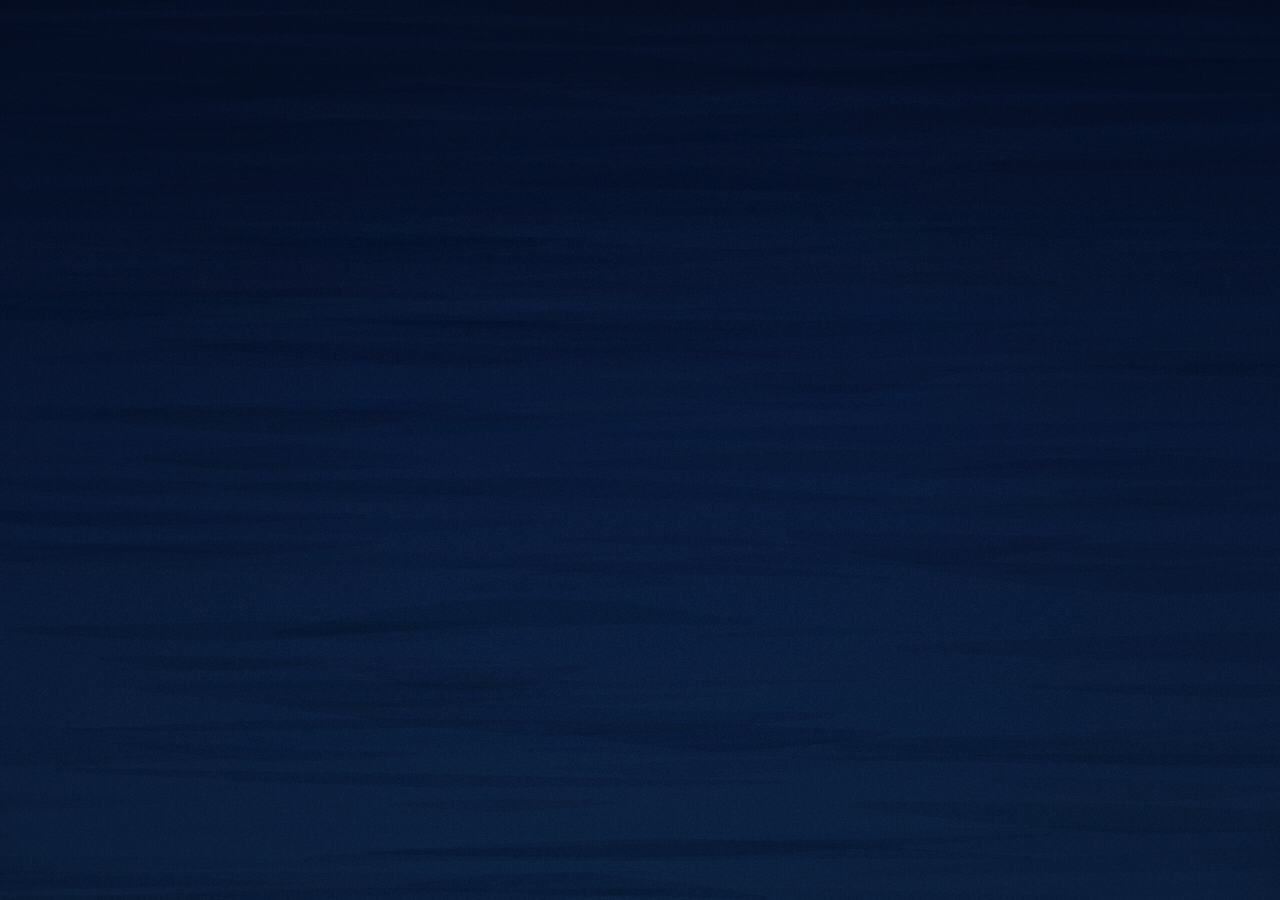
<file: demo/starry-live-painting.html>
<!DOCTYPE html>
<html lang="zh-CN">
<head>
<meta charset="UTF-8" />
<meta name="viewport" content="width=device-width, initial-scale=1.0" />
<title>星月夜 · 会呼吸的画（2D 固定镜头）</title>
<meta name="description" content="纯 2D 分层插画 + 动态油画笔触的《星月夜》实时艺术场景，固定镜头，含五段画面苏醒过程。零依赖单文件。" />
<style>
  :root { color-scheme: dark; }
  * { box-sizing: border-box; }
  html, body { height: 100%; margin: 0; }
  body {
    background: #04081c;
    color: #cfd9ea;
    font-family: "Songti SC", "Source Han Serif SC", "Noto Serif CJK SC", Georgia, serif;
    overflow: hidden;
  }
  /* 舞台：固定镜头，任何 transform / scale 都不允许出现在这里 */
  #stage { position: fixed; inset: 0; }
  #paint { display: block; width: 100%; height: 100%; }

  /* ── 极简 UI：不参与画面，不做 HUD ───────────────── */
  .sig {
    position: fixed; left: 22px; bottom: 20px; z-index: 5;
    font-size: 12px; letter-spacing: .34em; line-height: 1.9;
    color: rgba(206, 219, 236, .40);
    user-select: none; pointer-events: none;
    transition: opacity .8s ease;
  }
  .sig b { display: block; font-size: 15px; font-weight: 400; letter-spacing: .5em; color: rgba(224, 232, 245, .62); }

  .acts { position: fixed; right: 20px; bottom: 20px; z-index: 6; display: flex; gap: 10px; }
  .acts button {
    appearance: none; border: 1px solid rgba(178, 198, 228, .22);
    background: rgba(9, 16, 40, .42); color: rgba(214, 226, 242, .74);
    font: inherit; font-size: 12px; letter-spacing: .2em;
    padding: 7px 14px; border-radius: 2px; cursor: pointer;
    transition: border-color .25s, color .25s, background .25s;
  }
  .acts button:hover { border-color: rgba(226, 208, 138, .55); color: #f0e6c8; background: rgba(16, 26, 58, .6); }

  /* 调参面板：默认收起，按 C 或点「调参」展开 */
  #panel {
    position: fixed; right: 20px; top: 20px; z-index: 7; width: 232px;
    padding: 14px 16px 12px; border-radius: 3px;
    border: 1px solid rgba(178, 198, 228, .16);
    background: rgba(6, 12, 32, .68); backdrop-filter: blur(6px);
    font-size: 12px; letter-spacing: .06em;
    opacity: 0; transform: translateY(-6px); pointer-events: none;
    transition: opacity .3s ease, transform .3s ease;
  }
  #panel.on { opacity: 1; transform: none; pointer-events: auto; }
  #panel h4 { margin: 0 0 10px; font-size: 12px; font-weight: 400; letter-spacing: .28em; color: rgba(226, 214, 176, .78); }
  #panel label { display: block; margin: 0 0 9px; }
  #panel .row { display: flex; justify-content: space-between; color: rgba(200, 213, 232, .68); margin-bottom: 3px; }
  #panel .row i { font-style: normal; color: rgba(226, 214, 176, .85); font-variant-numeric: tabular-nums; }
  #panel input[type=range] { width: 100%; height: 3px; appearance: none; background: rgba(150, 175, 210, .28); border-radius: 2px; }
  #panel input[type=range]::-webkit-slider-thumb {
    appearance: none; width: 11px; height: 11px; border-radius: 50%;
    background: #e6d18b; cursor: pointer;
  }
  #panel .tip { margin-top: 8px; color: rgba(178, 194, 216, .44); line-height: 1.7; }

  #fps { position: fixed; left: 22px; top: 20px; z-index: 6; font-size: 11px; letter-spacing: .18em;
         color: rgba(190, 206, 228, .34); font-variant-numeric: tabular-nums; opacity: 0; transition: opacity .3s; }
  #fps.on { opacity: 1; }

  @media (max-width: 640px) {
    .sig { left: 14px; bottom: 58px; font-size: 10px; }
    .sig b { font-size: 13px; }
    .acts { right: 14px; bottom: 16px; }
    #panel { right: 12px; top: 12px; width: 208px; }
  }

  /* ── 正式展示只保留画面 ────────────────────────────────
     签名、按钮、调参面板、帧率读数全部属于开发层；
     只有 URL 带 ?dev=1（或按 C / F）时才出现，不影响艺术画面。 */
  body:not(.dev) .sig,
  body:not(.dev) .acts,
  body:not(.dev) #panel,
  body:not(.dev) #fps { display: none !important; }
</style>
</head>
<body>
<div id="stage"><canvas id="paint"></canvas></div>

<div class="sig"><b>星月夜</b>THE WORLD AWAKENS · 2D FIXED CAMERA</div>
<div id="fps"></div>
<div class="acts">
  <button id="btn-tune" type="button">调参</button>
  <button id="btn-replay" type="button">重播苏醒</button>
</div>

<div id="panel">
  <h4>动画调参</h4>
  <label>
    <div class="row"><span>星云流速</span><i id="v-flow">1.00×</i></div>
    <input id="k-flow" type="range" min="0" max="2.5" step="0.05" value="1" />
  </label>
  <label>
    <div class="row"><span>笔触密度</span><i id="v-dens">1.00×</i></div>
    <input id="k-dens" type="range" min="0.35" max="2.2" step="0.05" value="1" />
  </label>
  <label>
    <div class="row"><span>光粒子数量</span><i id="v-mote">90</i></div>
    <input id="k-mote" type="range" min="0" max="260" step="5" value="90" />
  </label>
  <label>
    <div class="row"><span>苏醒节奏</span><i id="v-time">1.00×</i></div>
    <input id="k-time" type="range" min="0.5" max="2" step="0.05" value="1" />
  </label>
  <div class="tip">密度改动会重建笔触流线；流速与粒子即时生效。快捷键 C 面板 · F 帧率 · R 重播。</div>
</div>

<script>
'use strict';
/* ==========================================================================
   星月夜 · 会呼吸的画
   纯 2D 固定镜头动态艺术场景（零依赖 / 单文件 / Canvas 2D + rAF）

   分层（严格按 Layer1→Layer6 顺序合成，全程无镜头位移）：
     L1 夜空背景      —— 烘焙：渐变 + 手绘纹理
     L2 动态星云      —— 沿「旋涡闭合流线 / S 形带状流线」 advect 的油画笔触
     L3 星与月        —— 径向渐变柔光呼吸 + 月相微亮变化
     L4 远景山脉      —— 烘焙：手绘轮廓 + 顺山势的排线
     L5 村庄          —— 烘焙：房舍体块 + 动态暖窗不规则明暗
     L6 前景树        —— 逐帧局部形变的深色柏树火焰笔触
     ＋ 光粒子 / 画布颗粒 / 暗角 / 五段苏醒

   可调参数集中在 CONFIG 与右上角「调参」面板。
   ========================================================================== */

/* ── 可调参数 ───────────────────────────────────────────────── */
const CONFIG = {
  flowSpeed: 1.00,        // 星云笔触整体流速倍率
  strokeDensity: 1.00,    // 笔触密度倍率（改动需重建）
  particleCount: 40,      // 光点数量（刻意保持很少：它们是"骑在星云上的光"，不是粒子雨）
  awakeningSpeed: 1.00,   // 苏醒节奏倍率
  dprCap: 2,              // 设备像素比上限
  baseSpeed: 0.016,       // 基础流速 = baseSpeed × 舞台宽（px/s）——比上一轮更慢更克制
  strokeBase: 760,        // 动态星云笔触数（画面质感靠烘焙厚涂，不靠动态笔触堆量）
  impastoBase: 5200,      // 烘焙厚涂碎笔基数（油画质感的主来源）
  glowFraction: 0.12,     // 动态笔触中「发光」的比例，其余全部是实色颜料
  moteMaxLife: 26,
  grainAlpha: 0.05,
  reducedMotion: false,
  dev: false
};

/* 苏醒时间轴（秒）：五段绘画显现
   P1 深蓝画布浮现 → P2 山脉与树木以笔触显形 → P3 星云由多方向蓝笔构建
   → P4 月、星、村灯依次点亮 → P5 融成完整油画并进入持续动态 */
const T = { canvas: 3.0, land: 6.2, nebula: 7.6, light: 4.6, fuse: 2.6 };
const P2 = T.canvas, P3 = P2 + T.land, P4 = P3 + T.nebula, P5 = P4 + T.light, P6 = P5 + T.fuse;

/* ── 调色板（深蓝 / 群青 / 湖蓝 / 金黄）─────────────────────
   索引 0→11 明度递增。画面以 1~6 为主体，7~8 只做少量高光，
   10~11 暖黄严格限量（只出现在星光附近与窗灯）。 */
const PAL = {
  nightTop: '#081838', nightMid: '#0f2a5c', nightLow: '#17417f', horizon: '#27609f',
  veil: '#03061a',
  stroke: [
    [10, 24, 62], [17, 38, 92], [26, 56, 130], [36, 76, 166],
    [52, 104, 196], [78, 138, 214], [116, 176, 228], [160, 205, 238],
    [205, 226, 244], [150, 176, 168], [232, 206, 128], [248, 232, 176]
  ],
  /* 烘焙厚涂取色权重：中段（群青—湖蓝）占大头，暗部与高光都留足量 */
  strokeW: [0.10, 0.15, 0.16, 0.15, 0.13, 0.11, 0.08, 0.05, 0.02, 0.03, 0.015, 0.005],
  /* 动态笔触取色：深蓝—群青是主体，湖蓝只做局部提亮，浅蓝压到最低。
     上一版把 5~7 号当默认色，天空读成一片碎瓷；现在亮色只归涡体与主带。 */
  flowW: [0.03, 0.10, 0.19, 0.21, 0.18, 0.13, 0.08, 0.04, 0.012, 0.018, 0.016, 0.004],
  hill: ['#2a5183', '#1f3f6e', '#16305c', '#0f2348'],
  hillRim: ['rgba(176,212,240,.42)', 'rgba(140,186,226,.34)', 'rgba(104,152,200,.26)'],
  wall: ['#2c446f', '#33507e', '#24385e', '#3a5a88'],
  roof: ['#16223d', '#1d2e4c', '#2a3550', '#3d3140', '#24405a'],
  warm: '#ffd486',
  smoke: 'rgba(150,180,208,',
  /* 前景树：深蓝—深青为主，少量暗锈与橄榄，去掉大面积纯黑 */
  tree: ['#061020', '#0a1a2e', '#0e2340', '#132c4c', '#123252', '#173f60', '#1d4a6c', '#245a80', '#2c6a8e', '#1a2a44']
};

/* ── 工具 ─────────────────────────────────────────────────── */
const clamp = (v, a, b) => v < a ? a : v > b ? b : v;
const lerp = (a, b, t) => a + (b - a) * t;
const easeOut = (t) => 1 - Math.pow(1 - clamp(t, 0, 1), 3);
const easeInOut = (t) => { t = clamp(t, 0, 1); return t < .5 ? 4 * t * t * t : 1 - Math.pow(-2 * t + 2, 3) / 2; };
/** 带偏移的缓动：把全局进度 q 映射到某一段 [from,to] 内的缓动值 */
const seg = (q, from, to) => easeInOut((q - from) / (to - from));

function rng(seed) { // mulberry32，保证每次刷新画面一致
  let a = seed >>> 0;
  return function () {
    a = (a + 0x6D2B79F5) >>> 0;
    let t = a;
    t = Math.imul(t ^ (t >>> 15), 1 | t);
    t = (t + Math.imul(t ^ (t >>> 7), 61 | t)) ^ t;
    return ((t ^ (t >>> 14)) >>> 0) / 4294967296;
  };
}

/* ── 画布与状态 ───────────────────────────────────────────── */
const cv = document.getElementById('paint');
let ctx = cv.getContext('2d', { alpha: false });   // 可临时切到离屏上下文（苏醒通道）

let W = 0, H = 0, DPR = 1, SPEED = 24;
let sky = null, hill = null, village = null, grainTile = null, moonSpr = null, glowSpr = null, coreSpr = null, starSpr = null, puffSpr = null;
let vign = null;
/* 苏醒用：tmp = 当帧完整场景；mask = 已"画上"的颜料覆盖层（只增不减） */
let tmpCv = null, tmpCtx = null, maskCv = null, maskCtx = null, maskDone = false;

let strokes = [], motes = [], stars = [], vortices = [], windows = [], chimneys = [];
let geometry = null;      // 山脊 / 房舍 / 树
let treeStrands = [];
let grainPat = null;

let clock = 0, last = 0, raf = 0, running = false;
let fpsAcc = 0, fpsN = 0, fpsShown = 0;

/* ══════════════════════════════════════════════════════════
   1. 布局与速度场
   ══════════════════════════════════════════════════════════ */
function layout() {
  W = cv.clientWidth || window.innerWidth;
  H = cv.clientHeight || window.innerHeight;
  DPR = Math.min(window.devicePixelRatio || 1, CONFIG.dprCap);
  if (W * H > 1_600_000) DPR = Math.min(DPR, 1.5);      // 大屏降 DPR 保帧率
  DPR = Math.max(1, DPR);
  cv.width = Math.round(W * DPR);
  cv.height = Math.round(H * DPR);
  ctx.setTransform(DPR, 0, 0, DPR, 0, 0);
  SPEED = Math.max(9, CONFIG.baseSpeed * W);
  /* 苏醒期用的两张离屏：只在转场中合成，转场结束后完全不再参与绘制 */
  const mk = () => { const c = document.createElement('canvas'); c.width = cv.width; c.height = cv.height; return c; };
  if (!tmpCv) tmpCv = document.createElement('canvas');
  if (!maskCv) maskCv = document.createElement('canvas');
  tmpCv.width = cv.width; tmpCv.height = cv.height;
  maskCv.width = cv.width; maskCv.height = cv.height;
  tmpCtx = tmpCv.getContext('2d');
  maskCtx = maskCv.getContext('2d');
  maskCtx.setTransform(DPR, 0, 0, DPR, 0, 0);
  tmpCtx.setTransform(DPR, 0, 0, DPR, 0, 0);
}

/** 天空主带（S 形）中心线，返回归一化 y */
function bandY(u) {
  return 0.335 - 0.125 * Math.sin(u * Math.PI * 1.12 + 0.18) + 0.045 * Math.sin(u * 6.1 + 1.2);
}

/** 区域笔触密度：涡体与主带最密，四角与地平线附近最疏。
 *  这是「不同区域不同密度」的唯一来源，画面因此不会处处一样。 */
function densityAt(px, py) {
  const u = px / W, v = py / H;
  let d = 0.30 + 0.85 * Math.exp(-Math.pow((v - bandY(u)) / 0.115, 2));
  for (let i = 0; i < 5; i++) {
    const vo = vortices[i];
    const r = Math.hypot(px - vo.cx, (py - vo.cy) / vo.squash) / vo.r;
    d = Math.max(d, 0.34 + 0.95 * Math.exp(-Math.pow((r - 0.62) / 0.55, 2)));
  }
  if (v > 0.60) d *= Math.max(0.15, 1 - (v - 0.60) / 0.22);   // 靠近地平线收疏
  return clamp(d, 0.10, 1.6);
}

/** 区域"节拍"：不同区域用不同的运动快慢，避免整片天空同步移动 */
function tempoAt(px, py) {
  const u = px / W, v = py / H;
  return 0.62 + 0.46 * Math.sin(u * 2.3 + 0.4) + 0.30 * Math.sin(v * 3.1 + u * 1.7 + 2.2);
}

function buildVortices() {
  const R = W * 0.001;
  vortices = [
    { cx: 0.425 * W, cy: 0.275 * H, r: 165 * R, k: 2.05, spin: 1, squash: 0.70 },   // 大旋涡
    { cx: 0.655 * W, cy: 0.400 * H, r: 118 * R, k: 1.55, spin: -1, squash: 0.72 },  // 次旋涡
    { cx: 0.858 * W, cy: 0.168 * H, r: 96 * R, k: 1.15, spin: 1, squash: 0.80 },    // 月晕涡
    { cx: 0.235 * W, cy: 0.470 * H, r: 74 * R, k: 0.85, spin: -1, squash: 0.66 },
    { cx: 0.085 * W, cy: 0.330 * H, r: 58 * R, k: 0.62, spin: 1, squash: 0.74 }
  ];
  // 亮星周围的小涡：让附近笔触自然绕出「有机光晕」，而不是画同心圆
  for (const s of stars) vortices.push({ cx: s.x, cy: s.y, r: s.glow * 1.7, k: 0.40, spin: s.spin, squash: 0.92 });
}

/** 速度场（px/s），时间无关 → 流线可预计算 */
const _f = [0, 0];
function fieldAt(x, y) {
  const u = x / W, v = y / H;
  let vx = SPEED * (0.82 + 0.42 * Math.sin(v * 5.1 + u * 1.7 + 0.6));
  let vy = SPEED * (0.32 * Math.sin(u * 6.3 - v * 2.3 + 1.1) + 0.18 * Math.cos(u * 3.2 + 0.4));
  const dy = bandY(u) - v;
  vy += SPEED * 0.50 * Math.tanh(dy * 7);
  vx += SPEED * 0.42 * Math.exp(-Math.abs(dy) * 6);
  for (let i = 0; i < vortices.length; i++) {
    const vo = vortices[i];
    const dx = x - vo.cx, dyy = (y - vo.cy) / vo.squash;
    const d = Math.hypot(dx, dyy) + 1e-6;
    const g = Math.exp(-(d * d) / (vo.r * vo.r));
    const s = (vo.k * SPEED) * g;
    const tx = -dyy / d * vo.spin, ty = dx / d * vo.spin;
    vx += tx * s - (dx / d) * s * 0.15;
    vy += ty * s - (dyy / d) * s * 0.15 * 0.6;
  }
  _f[0] = vx; _f[1] = vy;
  return _f;
}

/* ── 路径重采样为等距点列（含单位法线） ─────────────────── */
const STEP_PX = 5;
function resample(pts, closed) {
  const n = pts.length;
  if (n < 2) return null;
  const cum = [0];
  for (let i = 1; i < n; i++) cum.push(cum[i - 1] + Math.hypot(pts[i].x - pts[i - 1].x, pts[i].y - pts[i - 1].y));
  if (closed) cum.push(cum[n - 1] + Math.hypot(pts[0].x - pts[n - 1].x, pts[0].y - pts[n - 1].y));
  const total = cum[cum.length - 1];
  if (total < STEP_PX * 2) return null;
  const m = Math.max(2, Math.round(total / STEP_PX) + (closed ? 0 : 1));
  const out = new Float32Array(m * 4);
  let j = 0;
  for (let i = 0; i < m; i++) {
    const target = closed ? (i / m) * total : (i / (m - 1)) * total;
    while (j < cum.length - 2 && cum[j + 1] < target) j++;
    const a = pts[j % n], b = pts[(j + 1) % n];
    const segLen = (cum[j + 1] - cum[j]) || 1;
    const t = clamp((target - cum[j]) / segLen, 0, 1);
    out[i * 4] = lerp(a.x, b.x, t);
    out[i * 4 + 1] = lerp(a.y, b.y, t);
  }
  for (let i = 0; i < m; i++) {
    const p = i, nx = (i + 1) % m, pv = (i - 1 + m) % m;
    let tx = out[nx * 4] - out[pv * 4], ty = out[nx * 4 + 1] - out[pv * 4 + 1];
    if (!closed && i === 0) { tx = out[1 * 4] - out[0]; ty = out[1 * 4 + 1] - out[1]; }
    if (!closed && i === m - 1) { tx = out[(m - 1) * 4] - out[(m - 2) * 4]; ty = out[(m - 1) * 4 + 1] - out[(m - 2) * 4 + 1]; }
    const L = Math.hypot(tx, ty) || 1;
    out[i * 4 + 2] = -ty / L;          // 法线 x
    out[i * 4 + 3] = tx / L;           // 法线 y
  }
  return { d: out, m, len: total, closed: !!closed };
}

/** 沿场积分一条开放流线 */
function integrateStream(x0, y0, steps, dt) {
  const pts = [];
  let x = x0, y = y0;
  const back = [];
  for (let i = 0; i < steps; i++) {
    back.push({ x, y });
    const f = fieldAt(x, y); const fx = f[0], fy = f[1];
    x -= fx * dt; y -= fy * dt;
  }
  back.reverse();
  pts.push(...back);
  x = x0; y = y0;
  for (let i = 0; i < steps; i++) {
    const f = fieldAt(x, y); const fx = f[0], fy = f[1];
    x += fx * dt; y += fy * dt;
    pts.push({ x, y });
  }
  return resample(pts, false);
}

/** 绕涡心的闭合有机环线（保证笔触循环运动无缝）。
 *  每条环线由 seed 派生出独立的偏心量 / 转角 / 扁率 / 谐波相位，
 *  使同一涡心附近的环线彼此错位穿插，而不是干净的嵌套同心环。 */
function vortexLoopPts(vo, radMul, seed, wob) {
  const pts = [];
  const base = vo.r * radMul;
  const h = (k) => { const v = Math.sin(seed * 127.1 + k * 311.7) * 43758.5453; return v - Math.floor(v); };
  const p1 = h(1) * 6.2832, p2 = h(2) * 6.2832, p3 = h(3) * 6.2832, p4 = h(4) * 6.2832;
  const rot = h(5) * Math.PI;
  const ex = (h(6) - 0.5) * vo.r * 0.55, ey = (h(7) - 0.5) * vo.r * 0.40;
  const sq = clamp(vo.squash + (h(8) - 0.5) * 0.46, 0.40, 1.06);
  const cosr = Math.cos(rot), sinr = Math.sin(rot);
  for (let i = 0; i < 64; i++) {
    const a = i / 64 * Math.PI * 2;
    const rr = base * (1 + wob * (0.15 * Math.sin(a * 2 + p1) + 0.11 * Math.sin(a * 3 + p2)
      + 0.07 * Math.sin(a * 5 + p3) + 0.045 * Math.sin(a * 7 + p4)));
    const bx = Math.cos(a) * rr, by = Math.sin(a) * rr * sq;
    pts.push({ x: vo.cx + ex + bx * cosr - by * sinr, y: vo.cy + ey + bx * sinr + by * cosr });
  }
  return pts;
}
function vortexLoop(vo, radMul, seed, wob) {
  return resample(vortexLoopPts(vo, radMul, seed, wob), true);
}
/** 螺旋臂：从内半径旋到外半径，梵高涡体的真实形态 */
function spiralPts(vo, r0, r1, turns, phase, wob) {
  const pts = [];
  const N = 84;
  for (let i = 0; i <= N; i++) {
    const t = i / N;
    const a = phase + t * turns * Math.PI * 2;
    const rr = lerp(r0, r1, t) * (1 + wob * (0.10 * Math.sin(a * 3 + phase) + 0.06 * Math.sin(a * 5 + phase * 2)));
    pts.push({ x: vo.cx + Math.cos(a) * rr, y: vo.cy + Math.sin(a) * rr * vo.squash });
  }
  return pts;
}

/* ══════════════════════════════════════════════════════════
   2. 笔触（星云）—— 三种形状 + 四种运动 + 实色/发光分流
   ══════════════════════════════════════════════════════════ */
/** 按权重表取调色板索引 */
function pickWeighted(w, r) {
  let acc = 0;
  for (let i = 0; i < w.length; i++) { acc += w[i]; if (r < acc) return i; }
  return w.length - 1;
}
/* 形状族：dash 短促厚点 / comma 弧形逗号笔 / arc 长弧笔 / brush 饱笔（一头钝一头提走）
   长弧笔给方向感，饱笔给厚涂的"一笔到底"，短点只做破笔——
   碎瓷感来自两端都收尖的羽毛形占比过高，真实画笔落笔钝、收笔尖，这里补上不对称笔形。
   n 是每支笔沿流线采样的点数：采得太少，多边形边缘会露出锯齿（放大看像撕破的布条）。 */
const SHAPE = {
  dash: { n: 3, prof: [0.30, 1.00, 0.24], len: [5, 13], wr: [0.30, 0.54], curve: [0.10, 0.42] },
  comma: { n: 7, prof: [0.14, 0.52, 0.86, 1.00, 0.72, 0.40, 0.12], len: [18, 40], wr: [0.14, 0.30], curve: [0.34, 0.92] },
  arc: { n: 11, prof: [0.08, 0.28, 0.52, 0.76, 0.94, 1.00, 0.86, 0.66, 0.42, 0.20, 0.07], len: [40, 78], wr: [0.06, 0.14], curve: [0.12, 0.46] },
  brush: { n: 9, prof: [0.66, 1.00, 0.96, 0.84, 0.66, 0.46, 0.28, 0.14, 0.06], len: [26, 60], wr: [0.11, 0.22], curve: [0.18, 0.62] }
};

function buildStrokes() {
  const R = rng(20261125);
  const area = clamp((W * H) / (1440 * 900), 0.62, 2.2);   // 竖屏按面积线性缩减会太稀
  const count = Math.round(CONFIG.strokeBase * CONFIG.strokeDensity * area);
  strokes = [];
  let guard = 0;
  while (strokes.length < count && guard++ < count * 14) {
    /* ① 按区域密度采样落点：涡体与主带密，四角与地平线疏 */
    const px = R() * W, py = Math.pow(R(), 0.86) * H * 0.70;
    if (R() * 1.6 > densityAt(px, py)) continue;

    const kind = R();
    let path, sp, lenMul = 1;
    if (kind < 0.40) {                                   // 绕涡：闭合环线（循环无缝）
      const vo = vortices[Math.floor(R() * Math.min(vortices.length, 6))];
      const rm = (0.14 + R() * R() * 0.98) * (0.86 + R() * 0.30);
      // 每条自己的半径再抖 ±15%：同心环之所以读得出，是因为半径成整齐的一族
      path = vortexLoop(vo, rm, R(), 1.0 + R() * 1.3);
      sp = (0.7 + R() * 0.8) * (1 / (0.5 + rm));
      lenMul = 1.0;
    } else if (kind < 0.80) {                            // 顺带：沿 S 带的开放流线
      const u = R();
      const y = (bandY(u) + (R() - 0.5) * 0.34) * H;
      path = integrateStream(u * W, y, 20, 0.32);
      sp = 0.6 + R() * 1.1;
      lenMul = 1.35;
    } else {                                             // 外围：薄雾短笔
      const u = R(), v = R() * 0.60;
      path = integrateStream(u * W, v * H, 9, 0.28);
      sp = 0.30 + R() * 0.5;
      lenMul = 0.72;
    }
    if (!path || path.m < 4) continue;

    /* ② 形状族：短点 / 逗号弧 / 长弧 / 饱笔，各取自己的长度与宽长比 */
    const sr = R();
    const sh = sr < 0.16 ? SHAPE.dash : sr < 0.40 ? SHAPE.comma : sr < 0.60 ? SHAPE.arc : SHAPE.brush;
    const len0 = lerp(sh.len[0], sh.len[1], Math.pow(R(), 1.1)) * lenMul * (W / 1440);
    /* 同族里再拉开尺度：多数是中笔，少数拖成一支长笔，少数只剩一点颜料。
       长短一致才会读出"整齐的鱼鳞阵列"，拉开才有厚涂的随意感。 */
    const sizeMul = 0.62 + Math.pow(R(), 1.8) * 1.15;
    /* 闭合环上的笔不许缠过环周的 1/10：小半径环上缠多了会读成一弯"亮色贴片"，
       而不是撂在涡上的一笔。 */
    const len = path.closed ? Math.min(len0 * sizeMul, path.len * 0.10) : len0 * sizeMul;
    const wr = lerp(sh.wr[0], sh.wr[1], R()) / Math.pow(sizeMul, 0.45);
    /* 长笔必须收窄（宽长比 ≤0.15）：又长又宽就是一面旗，不是一支笔。
       短点不受此限——它的身份本来就是"厚颜料的一点"。 */
    const wrCap = len > 34 * (W / 1440) ? Math.min(wr, 0.15) : wr;
    const w = Math.max(1.0, len * wrCap);

    /* ③ 运动分四类：静止 / 慢 / 中 / 快，并叠加所属区域的节拍 */
    const mr = R();
    const motion = mr < 0.26 ? 0 : mr < 0.58 ? 1 : mr < 0.86 ? 2 : 3;
    const mul = motion === 0 ? 0 : motion === 1 ? 0.22 + R() * 0.26 : motion === 2 ? 0.55 + R() * 0.45 : 1.05 + R() * 0.7;

    /* ④ 取色：明度跟着区域走。涡体与主带提亮，四角与地平线压暗——
       处处一样亮会把天空读成一片碎瓷，厚涂要靠明暗层才读得出来。 */
    const lit = clamp((densityAt(px, py) - 0.40) / 0.90, 0, 1);
    let ci = pickWeighted(PAL.flowW, R());
    ci = clamp(Math.round(ci * (0.56 + 0.58 * lit) + lit * 1.05), 1, 8);
    const nearStar = stars.reduce((b, s) => Math.min(b, Math.hypot(px - s.x, py - s.y)), 1e9);
    if (nearStar < 46 && R() < 0.26) ci = R() < 0.4 ? 10 : 7;
    const glow = ci >= 7 && R() < CONFIG.glowFraction * (ci >= 10 ? 3.2 : 1);
    const al = glow ? 0.09 + R() * 0.17
      : clamp((0.17 + Math.pow(R(), 0.85) * 0.44) * (ci <= 3 ? 1.16 : 0.90), 0, 0.70);

    strokes.push({
      p: path, u: R() * path.len, len, w, ci, al, glow,
      sp: sp * mul * tempoAt(px, py),
      ph: R() * 6.28,
      per: 3.4 + R() * 7.2,                              // 每支笔触自己的摆动周期
      bend: lerp(sh.curve[0], sh.curve[1], R()) * (0.5 + R()),
      prof: sh.prof, n: sh.n,
      xs: new Float64Array(sh.n * 2), ys: new Float64Array(sh.n * 2)
    });
  }
}

/* 分桶：同一（颜色 × 透明度档 × 实色/发光）一次 fill，避免上千次 draw call */
const A_LEVELS = 6;
function drawNebula(alpha, flow) {
  if (alpha <= 0.004) return;
  const t = clock;
  const buckets = new Map();
  for (let i = 0; i < strokes.length; i++) {
    const s = strokes[i], p = s.p, d = p.d, m = p.m;
    if (s.al < 0.02) continue;
    // 沿流线推进：闭合环线无缝循环；开放流线两端淡出后回卷（不出现折返滑动）
    let u = s.u + t * SPEED * s.sp * flow;
    u = ((u % p.len) + p.len) % p.len;
    const fade = p.closed ? 1 : clamp(Math.min(u, p.len - u) / (p.len * 0.17), 0, 1);
    const a = s.al * fade;
    if (a < 0.035) continue;
    const level = clamp(Math.round(a * A_LEVELS), 1, A_LEVELS);
    const key = (s.ci * 8 + level) | (s.glow ? 4096 : 0);
    let arr = buckets.get(key);
    if (!arr) { arr = []; buckets.set(key, arr); }

    /* 笔触本体：沿切线铺开 n 个采样点，宽度按 prof 收尖，
       法线方向叠加「笔肚弯曲 + 缓慢摆动」→ 读作油画笔触而非直线 */
    const n = s.n, xs = s.xs, ys = s.ys, half = s.len / 2;
    /* 弯度封顶：一笔最多弯到自身长度的两成，再弯就成了钩子/贴片而不是笔触 */
    const bendK = Math.min(s.bend * s.w, s.len * 0.20);
    const bend = bendK * (Math.sin(t / s.per * 6.2832 + s.ph) * 0.55 + 0.55);
    let ok = true;
    for (let q = 0; q < n; q++) {
      let pos = u - half + s.len * (q / (n - 1));
      let k;
      if (p.closed) {
        pos = ((pos % p.len) + p.len) % p.len;
        k = Math.floor(pos / STEP_PX) % m;
      } else {
        if (pos < 0 || pos > p.len - 1) { ok = false; break; }
        k = Math.min(m - 1, Math.floor(pos / STEP_PX));
      }
      const k2 = Math.min(m - 1, k + 1), f = clamp(pos / STEP_PX - k, 0, 1);
      const px = lerp(d[k * 4], d[k2 * 4], f), py = lerp(d[k * 4 + 1], d[k2 * 4 + 1], f);
      const nx = d[k * 4 + 2], ny = d[k * 4 + 3];
      const bow = Math.sin(Math.PI * (q / (n - 1))) * bend;      // 弧形（逗号笔）
      const hw = s.w * s.prof[q] * 0.5;
      xs[q] = px + nx * (hw + bow); ys[q] = py + ny * (hw + bow);
      xs[2 * n - 1 - q] = px - nx * (hw - bow * 0.55); ys[2 * n - 1 - q] = py - ny * (hw - bow * 0.55);
    }
    if (!ok) continue;
    arr.push(xs, ys);
  }
  /* 先铺实色颜料（source-over），再补极少数发光笔触 —— 明暗虚实靠实色层，
     发光只是零星高光，画面才不会读成"发光线条" */
  for (let pass = 0; pass < 2; pass++) {
    ctx.globalCompositeOperation = pass ? 'lighter' : 'source-over';
    for (const [key, arr] of buckets) {
      const isGlow = (key & 4096) !== 0;
      if (isGlow !== !!pass) continue;
      const c = PAL.stroke[(key >> 3) & 15];
      ctx.fillStyle = `rgb(${c[0]},${c[1]},${c[2]})`;
      ctx.globalAlpha = alpha * ((key & 7) / A_LEVELS) * (isGlow ? 0.55 : 1);
      ctx.beginPath();
      for (let k = 0; k < arr.length; k += 2) {
        const xs = arr[k], ys = arr[k + 1], cnt = xs.length;
        ctx.moveTo(xs[0], ys[0]);
        for (let q = 1; q < cnt; q++) ctx.lineTo(xs[q], ys[q]);
        ctx.closePath();
      }
      ctx.fill();
    }
  }
  ctx.globalAlpha = 1;
  ctx.globalCompositeOperation = 'source-over';
}

/* ══════════════════════════════════════════════════════════
   3. 星与月
   ══════════════════════════════════════════════════════════ */
const STAR_DEF = [
  [0.108, 0.062, 1.00, 1], [0.232, 0.032, 0.55, -1], [0.335, 0.042, 0.72, 1],
  [0.418, 0.062, 0.50, -1], [0.608, 0.078, 0.86, 1], [0.700, 0.222, 0.62, -1],
  [0.330, 0.328, 0.58, 1], [0.352, 0.528, 1.00, -1], [0.128, 0.472, 0.66, 1],
  [0.040, 0.448, 0.42, -1], [0.228, 0.168, 0.74, 1], [0.520, 0.196, 0.44, -1],
  [0.790, 0.420, 0.40, 1], [0.905, 0.322, 0.46, -1]
];
function buildStars() {
  const R = rng(77123);
  stars = STAR_DEF.map((s, i) => ({
    x: s[0] * W, y: s[1] * H,
    scale: s[2], spin: s[3],
    core: (2.4 + s[2] * 4.0) * (W / 1440),
    glow: (17 + s[2] * 30) * (W / 1440),          // 星体半径收紧：靠旋笔画出来，不靠光晕撑
    per: 2.7 + R() * 4.2,                          // 各自周期，绝不同步
    per2: 5.3 + R() * 7.7,
    ph: R() * 6.28,
    warm: 0.55 + R() * 0.45
  }));
}
function makeGlow(size, r, g, b, stops) {
  const c = document.createElement('canvas');
  c.width = c.height = size;
  const x = c.getContext('2d');
  const gr = x.createRadialGradient(size / 2, size / 2, 0, size / 2, size / 2, size / 2);
  for (const s of stops) gr.addColorStop(s[0], `rgba(${r},${g},${b},${s[1]})`);
  x.fillStyle = gr; x.fillRect(0, 0, size, size);
  return c;
}
/** 油画星：柔光底 + 一圈顺旋的短弧笔（原画里的星是"用颜料堆出来的旋涡"，不是光点） */
function makeStarSprite(size, seed) {
  const c = document.createElement('canvas');
  c.width = c.height = size;
  const x = c.getContext('2d');
  const R = rng(seed);
  const g = x.createRadialGradient(size / 2, size / 2, 0, size / 2, size / 2, size / 2);
  g.addColorStop(0, 'rgba(252,244,206,.92)'); g.addColorStop(.18, 'rgba(244,222,132,.52)');
  g.addColorStop(.40, 'rgba(206,196,126,.20)'); g.addColorStop(.68, 'rgba(150,164,124,.07)');
  g.addColorStop(1, 'rgba(120,140,110,0)');
  x.fillStyle = g; x.fillRect(0, 0, size, size);
  x.lineCap = 'round';
  const cx = size / 2, cy = size / 2;
  /* 星体周围是"乱旋的颜料"，不是同心圆：
     以放射短笔为主，少量弧且圆心各自偏移、半径收紧，避免读出环。 */
  for (let i = 0; i < 44; i++) {
    const a = R() * 6.2832;
    const warm = R() < 0.66;
    const al = 0.10 + Math.pow(R(), 1.4) * 0.30;
    x.strokeStyle = warm
      ? `rgba(${240 + R() * 15 | 0},${212 + R() * 30 | 0},${116 + R() * 70 | 0},${al})`
      : `rgba(${170 + R() * 50 | 0},${204 + R() * 34 | 0},238,${al * 0.7})`;
    x.lineWidth = Math.max(1.1, size * (0.016 + R() * 0.030));
    if (R() < 0.58) {                                   // 放射笔：光向外炸开
      const r0 = size * (0.04 + R() * 0.12), r1 = r0 + size * (0.06 + R() * 0.15);
      const bend = 0.30 + R() * 0.5;
      x.beginPath();
      x.moveTo(cx + Math.cos(a) * r0, cy + Math.sin(a) * r0);
      x.quadraticCurveTo(
        cx + Math.cos(a + bend * 0.5) * (r0 + r1) * 0.52,
        cy + Math.sin(a + bend * 0.5) * (r0 + r1) * 0.52,
        cx + Math.cos(a + bend) * r1, cy + Math.sin(a + bend) * r1);
      x.stroke();
    } else {                                            // 短弧：圆心抖动，不成环
      const rr = size * (0.05 + Math.pow(R(), 1.5) * 0.22);
      const ox = (R() - 0.5) * size * 0.18, oy = (R() - 0.5) * size * 0.18;
      x.beginPath();
      x.arc(cx + ox, cy + oy, rr, a, a + 0.2 + R() * 0.9);
      x.stroke();
    }
  }
  const gc = x.createRadialGradient(cx, cy, 0, cx, cy, size * 0.11);
  gc.addColorStop(0, 'rgba(255,252,232,.95)'); gc.addColorStop(.5, 'rgba(252,236,168,.5)'); gc.addColorStop(1, 'rgba(240,214,120,0)');
  x.fillStyle = gc; x.beginPath(); x.arc(cx, cy, size * 0.11, 0, 6.2832); x.fill();
  return c;
}
function buildSprites() {
  glowSpr = makeGlow(192, 250, 226, 150, [[0, .90], [.12, .42], [.30, .15], [.58, .045], [1, 0]]);
  coreSpr = makeGlow(96, 255, 248, 214, [[0, 1], [.22, .80], [.45, .24], [1, 0]]);
  starSpr = makeStarSprite(160, 4242);
  // 烟雾精灵：冷灰蓝柔块，边缘不规则
  puffSpr = (() => {
    const S = 128, c = document.createElement('canvas'); c.width = c.height = S;
    const x = c.getContext('2d'); const R = rng(9091);
    for (let i = 0; i < 7; i++) {
      const px = S * (0.34 + R() * 0.32), py = S * (0.34 + R() * 0.32), rr = S * (0.14 + R() * 0.20);
      const g = x.createRadialGradient(px, py, 0, px, py, rr);
      g.addColorStop(0, 'rgba(158,186,212,.30)'); g.addColorStop(.6, 'rgba(132,162,192,.12)'); g.addColorStop(1, 'rgba(120,150,180,0)');
      x.fillStyle = g; x.beginPath(); x.arc(px, py, rr, 0, 6.2832); x.fill();
    }
    return c;
  })();
  // 月：径向柔光 + 干净月牙 + 月体周围的旋笔（绝不画同心圆环）
  const S = Math.round(clamp(W * 0.155, 130, 260));
  const c = document.createElement('canvas'); c.width = c.height = S;
  const x = c.getContext('2d');
  const g1 = x.createRadialGradient(S / 2, S / 2, 0, S / 2, S / 2, S / 2);
  g1.addColorStop(0, 'rgba(253,236,168,.80)'); g1.addColorStop(.14, 'rgba(248,220,124,.36)');
  g1.addColorStop(.34, 'rgba(214,182,100,.13)'); g1.addColorStop(.60, 'rgba(160,140,90,.045)');
  g1.addColorStop(1, 'rgba(120,110,80,0)');
  x.fillStyle = g1; x.fillRect(0, 0, S, S);
  const r = S * 0.155, cx = S * 0.52, cy = S * 0.48;
  const R = rng(1717);
  x.lineCap = 'round';
  for (let i = 0; i < 68; i++) {                       // 月体周围的暖黄旋笔
    /* 用颜料块而不是通长的放射线：线跑到精灵边界会被切平，读成一束烟花刺。
       短笔各自换圆心、跨度不一 ⇒ 读作"围绕月亮的涡"，既不是环也不是刺。 */
    const a = R() * 6.2832;
    const warm = R() < 0.72;
    const rr = r * (0.95 + Math.pow(R(), 1.2) * 1.85);
    const px = cx + Math.cos(a) * rr, py = cy + Math.sin(a) * rr * 0.94;
    const len = S * (0.055 + R() * 0.105);
    const wid = len * (0.20 + R() * 0.34);
    const ang = a + Math.PI / 2 + (R() - 0.5) * 1.15;   // 顺切线为主，偶尔斜挑出去
    daub(x, px, py, ang, len, wid, (R() - 0.5) * 1.6,
      warm ? (R() < 0.5 ? [246, 220, 138] : [250, 236, 178]) : [196, 220, 240],
      warm ? 0.07 + R() * 0.19 : 0.05 + R() * 0.12);
  }
  x.fillStyle = 'rgba(251,232,152,.97)';
  x.beginPath(); x.arc(cx, cy, r, 0, 6.2832); x.fill();
  x.globalCompositeOperation = 'destination-out';
  x.beginPath(); x.arc(cx - r * 0.52, cy - r * 0.20, r * 0.98, 0, 6.2832); x.fill();
  x.globalCompositeOperation = 'source-over';
  const g2 = x.createRadialGradient(cx + r * 0.34, cy + r * 0.10, 0, cx + r * 0.34, cy + r * 0.10, r * 1.5);
  g2.addColorStop(0, 'rgba(255,247,206,.72)'); g2.addColorStop(.45, 'rgba(250,222,128,.22)'); g2.addColorStop(1, 'rgba(240,200,110,0)');
  x.fillStyle = g2; x.beginPath(); x.arc(cx + r * 0.34, cy + r * 0.10, r * 1.5, 0, 6.2832); x.fill();
  moonSpr = c;
}
function drawStars(aStar, aMoon, breathe) {
  if (aStar <= 0.004) return;
  const t = clock;
  ctx.globalCompositeOperation = 'lighter';
  for (const s of stars) {
    const b = 0.74 + 0.15 * Math.sin(t / s.per * 6.2832 + s.ph) + 0.11 * Math.sin(t / s.per2 * 6.2832 + s.ph * 2.1);
    const br = lerp(1, b, breathe);
    /* 先落"颜料星体"（旋笔精灵），再叠一层很轻的柔光：
       星是画出来的，不是打出来的光 */
    const g = s.glow * (1 + 0.05 * (br - 0.85));
    ctx.globalAlpha = aStar * 0.62 * br;
    ctx.drawImage(starSpr, s.x - g, s.y - g, g * 2, g * 2);
    ctx.globalAlpha = aStar * 0.20 * br * s.warm;
    const hg = g * 1.5;
    ctx.drawImage(glowSpr, s.x - hg, s.y - hg, hg * 2, hg * 2);
    ctx.globalAlpha = aStar * 0.70 * br;
    const c = s.core * (1 + 0.08 * (br - 0.85));
    ctx.drawImage(coreSpr, s.x - c * 2.0, s.y - c * 2.0, c * 4.0, c * 4.0);
  }
  if (aMoon > 0.004) {
    const S = moonSpr.width, mb = 1 + 0.045 * Math.sin(t / 9.3 * 6.2832) * breathe;
    const mx = 0.862 * W, my = 0.163 * H;
    ctx.globalAlpha = aMoon * 0.42 * mb;
    const hg = S * 0.92;
    ctx.drawImage(glowSpr, mx - hg, my - hg, hg * 2, hg * 2);
    ctx.globalAlpha = aMoon * (0.90 + 0.08 * (mb - 1));
    ctx.drawImage(moonSpr, mx - S / 2, my - S / 2, S, S);
  }
  ctx.globalAlpha = 1;
  ctx.globalCompositeOperation = 'source-over';
}

/* ══════════════════════════════════════════════════════════
   4. 场景几何（山脉 / 村庄 / 树）
   ══════════════════════════════════════════════════════════ */
function ridge(fn, from, to, steps) {
  const pts = [];
  for (let i = 0; i <= steps; i++) {
    const u = from + (to - from) * (i / steps);
    pts.push({ x: u * W, y: fn(u) * H });
  }
  return pts;
}
/* 山脊轮廓：多频不可公度正弦叠加 + 局部高斯丘峰与缺口，
   故意做成"不规则"，避免读成均匀波浪（原画的山是一条起伏很长的斜脊） */
const bump = (u, c, w, a) => a * Math.exp(-Math.pow((u - c) / w, 2));
const ridgeA = (u) => 0.588
  - 0.058 * Math.sin(u * 2.31 + 0.55) - 0.031 * Math.sin(u * 5.13 + 2.10)
  - 0.017 * Math.sin(u * 9.71 + 0.90) - 0.009 * Math.sin(u * 17.30 + 4.20)
  - bump(u, 0.70, 0.11, 0.070) - bump(u, 0.28, 0.075, 0.034) + bump(u, 0.48, 0.055, 0.026)
  - 0.118 * Math.pow(clamp((u - 0.56) / 0.44, 0, 1), 1.25);
const ridgeB = (u) => 0.668
  - 0.044 * Math.sin(u * 3.07 + 2.20) - 0.024 * Math.sin(u * 6.71 + 0.50)
  - 0.013 * Math.sin(u * 12.90 + 3.10)
  - bump(u, 0.83, 0.09, 0.052) - bump(u, 0.15, 0.08, 0.028) + bump(u, 0.52, 0.06, 0.020);
const ridgeC = (u) => 0.726
  - 0.030 * Math.sin(u * 4.11 + 1.10) - 0.017 * Math.sin(u * 8.90 + 2.70)
  - 0.008 * Math.sin(u * 15.70 + 0.40)
  - bump(u, 0.62, 0.10, 0.036) + bump(u, 0.34, 0.07, 0.018);
/* 右侧暗岩：原画右缘那块近乎黑色的山体，给画面一个"压角"的重量 */
const rockR = (u) => 0.505 + 0.055 * Math.sin(u * 7.1 + 1.4) + 0.026 * Math.sin(u * 19.3);

function buildGeometry() {
  const R = rng(4242);
  const houses = [];
  windows = [];
  chimneys = [];
  // 村庄：教堂居中，房舍成簇（保留原布局，只提高辨识度与高度差）
  const church = { x: 0.545 * W, w: 0.052 * W, body: 0.845 * H, top: 0.795 * H, spire: 0.675 * H, sw: 0.014 * W };
  const ROOF_TYPES = ['gable', 'hip', 'steep', 'barn', 'stepped'];
  for (let i = 0; i < 34; i++) {
    const u = 0.30 + R() * 0.62;
    const depth = R();
    const base = lerp(0.800, 0.985, depth) * H;
    const tall = R() < 0.26;                              // 少数窄高屋，拉开高度差
    const w = (tall ? 0.014 + R() * 0.014 : 0.020 + R() * 0.032) * W * lerp(0.8, 1.25, depth);
    const h = (tall ? 0.058 + R() * 0.030 : 0.026 + R() * 0.034) * H * lerp(0.8, 1.3, depth);
    const type = ROOF_TYPES[Math.floor(R() * (R() < 0.62 ? 3 : 5))];
    const roofH = h * (type === 'steep' ? 0.72 + R() * 0.42 : type === 'barn' ? 0.30 + R() * 0.16 : 0.40 + R() * 0.30);
    const hs = { x: u * W, base, w, h, roofH, type, ci: Math.floor(R() * 4), ri: Math.floor(R() * 5), z: depth };
    hs.wallPts = wallOutline(hs);
    hs.roofPts = roofOutline(hs);
    houses.push(hs);
  }
  houses.sort((a, b) => a.z - b.z);

  for (const hs of houses) {
    const t = hs.base - hs.h;
    const cols = hs.w > 0.030 * W ? 3 : 2;
    for (let c = 0; c < cols; c++) {
      if (R() < 0.30) continue;
      windows.push({
        x: hs.x - hs.w / 2 + (c + 0.5) * (hs.w / cols),
        y: t + hs.h * (0.30 + R() * 0.44),
        w: Math.max(1.8, hs.w * 0.15), h: Math.max(2.4, hs.h * 0.19),
        base: 0.34 + R() * 0.48, p1: 3.1 + R() * 6.7, p2: 7.9 + R() * 12.3, ph: R() * 6.28,
        dip: R() < 0.30 ? (13 + R() * 24) : 0,
        warm: 0.55 + R() * 0.45, z: hs.z
      });
    }
    // 烟囱：只给较近的房屋，少量即可（烟雾是环境运动，不是主角）
    if (hs.z > 0.42 && R() < 0.30) {
      const cw = Math.max(2.2, hs.w * 0.16);
      const cx = hs.x + (R() < 0.5 ? -1 : 1) * hs.w * (0.18 + R() * 0.20);
      const cy = hs.base - hs.h - hs.roofH * (0.45 + R() * 0.35);
      chimneys.push({ x: cx, y: cy, w: cw, h: Math.max(4, hs.h * 0.30), z: hs.z, ph: R() * 6.28, rate: 0.55 + R() * 0.5 });
    }
  }

  // 前景柏树：主树 + 副树（火焰状剪影，由大量纵向卷曲笔触组成；位置与剪影沿用上一轮）
  const trees = [
    { x: 0.158 * W, base: 1.06 * H, top: 0.055 * H, half: 0.062 * W, lean: 0.026, strands: 132, curl: 0.030 },
    { x: 0.262 * W, base: 1.06 * H, top: 0.470 * H, half: 0.030 * W, lean: -0.018, strands: 64, curl: 0.021 },
    { x: 0.948 * W, base: 1.06 * H, top: 0.560 * H, half: 0.021 * W, lean: 0.010, strands: 40, curl: 0.014 }
  ];
  treeStrands = [];
  trees.forEach((tr, ti) => {
    for (let i = 0; i < tr.strands; i++) {
      const off = (i / (tr.strands - 1)) * 2 - 1;                  // -1..1 横向位置
      const cph = rng(i * 97 + ti * 13)() * 6.28;                   // 每束自己的卷曲相位
      const cw = 0.6 + rng(i * 53 + ti * 7)() * 1.5;
      const pts = [];
      const N = 18;
      for (let k = 0; k <= N; k++) {
        const h = k / N;                                            // 0 底 → 1 顶
        // 火焰形：下部宽厚、中部鼓出、上部收尖（指数放缓，避免读成草叶）
        const taper = Math.pow(1 - h, 0.42) * (0.80 + 0.34 * Math.sin(h * 6.2 + off * 1.9 + cph * 0.3))
          * (1 + 0.30 * Math.exp(-Math.pow((h - 0.30) / 0.19, 2)));
        const spine = tr.x + tr.lean * W * Math.pow(h, 1.7)
          + tr.curl * W * Math.sin(h * 3.4 + cph * 0.5) * (0.6 + h)
          + Math.sin(h * 5.2 + cph) * tr.half * 0.14 * cw;
        const x = spine + off * tr.half * taper;
        const y = lerp(tr.base, tr.top, h) + Math.abs(off) * tr.half * 0.20 * Math.sin(h * 5.1 + cph * 0.4);
        pts.push({ x, y });
      }
      // 受光侧（朝向画面右上的月与星）用较亮的深青，背光侧用深蓝黑 → 体积感
      // 色相只在"深蓝—深青"之间，不引入绿与锈，避免树读成草丛
      const lit = clamp(0.5 + off * 0.5, 0, 1);
      treeStrands.push({
        tree: ti, pts, off, lit,
        w: (7.0 + Math.abs(off) * 3.5 + rng(i * 7 + ti)() * 9.0) * (W / 1440),
        ci: Math.min(6, Math.floor(rng(i * 13 + ti * 5)() * 4 + lit * 3)),
        ph: rng(i * 31 + ti)() * 6.28,
        amp: (0.26 + rng(i * 17 + ti * 3)() * 0.80) * (W / 1440),
        al: 0.40 + rng(i * 23 + ti * 9)() * 0.48,
        xs: new Float64Array(N + 1), ys: new Float64Array(N + 1)   // 复用，避免每帧分配
      });
    }
  });

  geometry = {
    church, houses, trees,
    ridgeA: ridge(ridgeA, 0, 1, 150), ridgeB: ridge(ridgeB, 0, 1, 150), ridgeC: ridge(ridgeC, 0, 1, 150),
    rock: ridge(rockR, 0.855, 1.02, 40)
  };
}
/** 墙体轮廓（各屋顶类型共用） */
function wallOutline(hs) {
  const l = hs.x - hs.w / 2, r = hs.x + hs.w / 2, b = hs.base, t = hs.base - hs.h;
  if (hs.type === 'gable' || hs.type === 'steep') return [{ x: l, y: b }, { x: l, y: t }, { x: r, y: t }, { x: r, y: b }];
  if (hs.type === 'hip') return [{ x: l, y: b }, { x: l + hs.w * 0.12, y: t }, { x: r - hs.w * 0.12, y: t }, { x: r, y: b }];
  if (hs.type === 'barn') return [{ x: l, y: b }, { x: l, y: t + hs.h * 0.12 }, { x: hs.x, y: t }, { x: r, y: t + hs.h * 0.12 }, { x: r, y: b }];
  return [{ x: l, y: b }, { x: l, y: t }, { x: r, y: t }, { x: r, y: b }];   // stepped
}
/** 屋顶脊线（用于厚涂斜笔与轮廓） */
function roofOutline(hs) {
  const l = hs.x - hs.w / 2, r = hs.x + hs.w / 2, t = hs.base - hs.h;
  switch (hs.type) {
    case 'gable': return [{ x: l - hs.w * .08, y: t + 1.5 }, { x: hs.x, y: t - hs.roofH }, { x: r + hs.w * .08, y: t + 1.5 }];
    case 'steep': return [{ x: l - hs.w * .06, y: t + 1.5 }, { x: hs.x - hs.w * .10, y: t - hs.roofH }, { x: hs.x + hs.w * .10, y: t - hs.roofH }, { x: r + hs.w * .06, y: t + 1.5 }];
    case 'hip': return [{ x: l - hs.w * .07, y: t + 1.5 }, { x: l + hs.w * .12, y: t - hs.roofH * .72 }, { x: r - hs.w * .12, y: t - hs.roofH * .72 }, { x: r + hs.w * .07, y: t + 1.5 }];
    case 'barn': return [{ x: l - hs.w * .08, y: t + hs.h * .16 }, { x: l + hs.w * .16, y: t - hs.roofH * .55 }, { x: r - hs.w * .16, y: t - hs.roofH * .55 }, { x: r + hs.w * .08, y: t + hs.h * .16 }];
    default: return [{ x: l - hs.w * .07, y: t + 1.5 }, { x: hs.x, y: t - hs.roofH }, { x: r + hs.w * .07, y: t + 1.5 }];
  }
}

/* ── 烘焙：夜空（Layer1：渐变 + 厚涂底层结构 + 手绘纹理） ── */
/** 锥形缎带：整条路径一次填充（两侧变宽的多边形），
 *  避免逐段描边时圆头端点在节点处叠加出「珠链」亮斑 */
function ribbonTaper(x, pts, wMax, col, a, closed) {
  const n = pts.length;
  if (n < 3) return;
  const L = [], Rv = [];
  for (let i = 0; i < n; i++) {
    const t = i / (n - 1);
    const prof = closed ? 1 : Math.pow(Math.sin(Math.PI * Math.pow(t, 0.85)), 0.75);
    const hw = Math.max(0.4, wMax * (0.32 + 0.68 * prof)) * 0.5;
    const p = pts[i];
    const q = pts[i === 0 ? (closed ? n - 1 : 1) : i - 1];
    const r = pts[i === n - 1 ? (closed ? 0 : n - 2) : i + 1];
    let dx = r.x - q.x, dy = r.y - q.y;
    const dl = Math.hypot(dx, dy) || 1;
    const nx = -dy / dl, ny = dx / dl;
    L.push({ x: p.x + nx * hw, y: p.y + ny * hw });
    Rv.push({ x: p.x - nx * hw, y: p.y - ny * hw });
  }
  x.beginPath();
  x.moveTo(L[0].x, L[0].y);
  for (let i = 1; i < n; i++) x.lineTo(L[i].x, L[i].y);
  if (closed) x.lineTo(L[0].x, L[0].y);
  for (let i = n - 1; i >= 0; i--) x.lineTo(Rv[i].x, Rv[i].y);
  if (closed) x.lineTo(Rv[0].x, Rv[0].y);
  x.closePath();
  x.fillStyle = `rgba(${col[0]},${col[1]},${col[2]},${a})`;
  x.fill();
}
/** 单支油画笔触（颜料块）：沿 ang 方向铺开，宽度按 prof 收尖，
 *  curve 让整支笔弯曲，两端一粗一细 → 读作"下笔"而不是"线段" */
function daub(x, px, py, ang, len, wid, curve, col, alpha, loaded) {
  const n = 5;
  /* loaded：饱笔——落笔钝、收笔提走。默认是两头收尖的逗号笔，
     两种混用才不会让整幅厚涂读成同一种"羽毛"。 */
  const prof = loaded ? [0.62, 1.00, 0.90, 0.54, 0.13] : [0.20, 0.70, 1.00, 0.62, 0.15];
  const dx = Math.cos(ang), dy = Math.sin(ang), nx = -dy, ny = dx;
  x.beginPath();
  for (let i = 0; i < n; i++) {
    const t = i / (n - 1) - 0.5;
    const bow = Math.sin(Math.PI * (t + 0.5)) * curve * wid * 2.1;
    const cx = px + dx * len * t + nx * bow, cy = py + dy * len * t + ny * bow;
    const hw = Math.max(0.35, wid * prof[i]) * 0.5;
    const X = cx + nx * hw, Y = cy + ny * hw;
    i ? x.lineTo(X, Y) : x.moveTo(X, Y);
  }
  for (let i = n - 1; i >= 0; i--) {
    const t = i / (n - 1) - 0.5;
    const bow = Math.sin(Math.PI * (t + 0.5)) * curve * wid * 2.1;
    const cx = px + dx * len * t + nx * bow, cy = py + dy * len * t + ny * bow;
    const hw = Math.max(0.35, wid * prof[i]) * 0.5;
    x.lineTo(cx - nx * hw, cy - ny * hw);
  }
  x.closePath();
  x.fillStyle = `rgba(${col[0]},${col[1]},${col[2]},${alpha})`;
  x.fill();
}
/** 该点的「笔触脊线」强度：越靠近主带与涡环越亮 */
function crestAt(x, y) {
  const u = x / W, v = y / H;
  let c = Math.exp(-Math.pow((v - bandY(u)) / 0.062, 2)) * 0.9;
  for (let i = 0; i < 5; i++) {
    const vo = vortices[i];
    const d = Math.hypot(x - vo.cx, (y - vo.cy) / vo.squash);
    c = Math.max(c, Math.exp(-Math.pow((d - vo.r * 0.72) / (vo.r * 0.42), 2)) * 1.0);
  }
  return clamp(c, 0, 1);
}
function bakeSky() {
  const c = document.createElement('canvas'); c.width = Math.round(W * DPR); c.height = Math.round(H * DPR);
  const x = c.getContext('2d'); x.scale(DPR, DPR);
  const S = W / 1440;

  /* ── 底色：深蓝→群青→地平线处提亮，比上一轮整体提高明度 ── */
  const g = x.createLinearGradient(0, 0, 0, H * 0.80);
  g.addColorStop(0, PAL.nightTop); g.addColorStop(0.34, PAL.nightMid);
  g.addColorStop(0.70, PAL.nightLow); g.addColorStop(1, PAL.horizon);
  x.fillStyle = g; x.fillRect(0, 0, W, H);
  const g2 = x.createLinearGradient(0, H * 0.40, 0, H * 0.76);
  g2.addColorStop(0, 'rgba(126,176,212,0)'); g2.addColorStop(1, 'rgba(176,210,222,.26)');
  x.fillStyle = g2; x.fillRect(0, H * 0.40, W, H * 0.38);

  const R = rng(9001);
  const skyH = H * 0.76;

  /* ── ① 大结构：主带与涡体的宽笔厚涂（画面骨架，稳定不动） ── */
  const bandPts = [];
  for (let i = 0; i <= 110; i++) { const u = i / 110; bandPts.push({ x: u * W, y: bandY(u) * H }); }
  /* 主带的宽笔：切成一段一段，绝不是一条通长的带子。
     通长平行带在竖屏会读成一族同心弧（工程图感），断开后才是一笔一笔撂出来的。 */
  const bandChunk = (pts, wid, col, al, jitter) => {
    let i = 0;
    while (i < pts.length - 6) {
      const e = Math.min(pts.length, i + 7 + Math.floor(R() * 15));
      const seg = pts.slice(i, e).map((p) => ({ x: p.x, y: p.y + (R() - 0.5) * jitter }));
      ribbonTaper(x, seg, wid * (0.62 + R() * 0.85), col, al * (0.70 + R() * 0.75));
      i = e + Math.floor(3 + R() * 11);
    }
  };
  /* 带子的取色压在群青以下（≤4 号）：主带正好穿过大旋涡，
     一旦用浅蓝宽笔，就在涡心撂出几片"亮色贴片"，读成图案而不是颜料。 */
  for (let k = 0; k < 7; k++) {
    const off = (k - 3) * H * 0.030;
    const p = bandPts.map((q, i) => ({ x: q.x, y: q.y + off + Math.sin(i * 0.12 + k) * H * 0.007 }));
    const dark = k % 3 === 0;
    bandChunk(p, (13 + R() * 15) * S, dark ? PAL.stroke[1 + (k % 2)] : PAL.stroke[2 + (k % 3)],
      dark ? 0.24 + R() * 0.14 : 0.13 + R() * 0.10, H * 0.017);
  }
  for (let k = 0; k < 5; k++) {
    const p = bandPts.map((q, i) => ({ x: q.x, y: q.y + (k - 2) * H * 0.056 + Math.sin(i * 0.09 + k * 1.7) * H * 0.011 }));
    bandChunk(p, (8 + R() * 9) * S, PAL.stroke[3 + (k % 2)], 0.09 + R() * 0.08, H * 0.022);
  }
  /* 涡体：螺旋臂为骨 + 少量错位开口弧（半径彼此不等距，避免"环笼"）*/
  for (let i = 0; i < 5; i++) {
    const vo = vortices[i];
    const arms = i === 2 ? 9 : 7;
    for (let k = 0; k < arms; k++) {
      const phase = k / arms * Math.PI * 2 + i * 0.6 + R() * 0.6;
      const pts = spiralPts(vo, vo.r * (0.14 + R() * 0.20), vo.r * (0.88 + R() * 0.60),
        1.1 + R() * 0.9, phase, 0.8 + R() * 1.2);
      const dark = k % 3 === 0;
      /* 螺旋臂也断成几截：一条通长的臂是"线"，断成三四截才是"笔"。
         截段再抖一下：不抖的话每一截都是光滑弧带，读成贴在涡上的亮片。 */
      for (let q = 0; q < 3; q++) {
        const s0 = Math.floor(R() * pts.length * 0.6);
        const e0 = Math.min(pts.length, s0 + Math.floor(pts.length * (0.12 + R() * 0.18)));
        const seg = pts.slice(s0, e0).map((p) => ({ x: p.x, y: p.y + (R() - 0.5) * H * 0.012 }));
        ribbonTaper(x, seg, (6 + R() * 11) * S,
          dark ? PAL.stroke[1 + (k % 3)] : PAL.stroke[2 + (k % 3)],
          dark ? 0.22 + R() * 0.15 : 0.12 + R() * 0.11);
      }
    }
    for (let k = 0; k < 7; k++) {
      const rad = 0.50 + k * 0.31 + R() * 0.75;                   // 半径彼此不等距
      const full = vortexLoopPts(vo, rad, R() * 40, 1.1 + R() * 1.3);
      const s = Math.floor(R() * 22), e = s + Math.floor(full.length * (0.07 + R() * 0.13));
      /* 取色压在中低明度：通长的高亮弧带会读成"剪纸贴片"，
         只有把它当普通一笔颜料压暗，涡体才有厚薄而不是图案。 */
      ribbonTaper(x, full.slice(s, Math.min(e, full.length)), (4 + R() * 9) * S,
        PAL.stroke[1 + (k % 4)], 0.09 + R() * 0.11);
    }
    /* 涡心压暗：让旋涡有深度，而不是一团发光 */
    for (let k = 0; k < 16; k++) {
      const a = R() * 6.2832, rr = vo.r * (0.05 + R() * 0.30);
      daub(x, vo.cx + Math.cos(a) * rr, vo.cy + Math.sin(a) * rr * vo.squash,
        a + Math.PI / 2 * vo.spin, (10 + R() * 20) * S, (3 + R() * 7) * S, 0.6 + R() * 0.8,
        PAL.stroke[R() < 0.6 ? 0 : 1], 0.16 + R() * 0.16);
    }
  }

  /* ── ② 厚涂碎笔：按区域密度铺开，长短粗细与虚实都拉开 ── */
  const total = Math.round(CONFIG.impastoBase * clamp(CONFIG.strokeDensity, 0.5, 1.8)
    * clamp((W * H) / (1440 * 900), 0.60, 1.6));   // 竖屏天空占比更大，不能按面积线性缩减
  let laid = 0, tries = 0;
  while (laid < total && tries++ < total * 6) {
    const px = R() * W, py = Math.pow(R(), 0.9) * skyH;
    if (R() * 1.6 > densityAt(px, py)) continue;
    laid++;
    const f = fieldAt(px, py); const fx = f[0], fy = f[1];
    const ang = Math.atan2(fy, fx) + (R() - 0.5) * 0.34;
    const cr = crestAt(px, py);
    const shape = R();
    const len = (shape < 0.20 ? 6 + R() * 11 : shape < 0.60 ? 14 + R() * 28 : 30 + R() * 46) * S;
    /* 长笔必须又窄又直：一笔撂出去半米还带大弯，就弯成了"钩子/贴片"，
       短笔才允许胖和卷。 */
    const long = shape >= 0.60;
    const wid = len * (long ? 0.10 + R() * 0.12 : 0.16 + R() * 0.28);
    const curl = (R() - 0.5) * (long ? 0.55 : 1.5);
    /* 明度跟随脊线：脊上亮、槽内暗，形成明显的深浅层次。
       上限压在湖蓝（6 号）——浅蓝只留给少数亮笔，天空才不会整片发白。 */
    const ci = clamp(Math.round(0.7 + cr * 4.6 + (R() - 0.5) * 2.8), 0, 6);
    daub(x, px, py, ang, len, wid, curl, PAL.stroke[ci], 0.15 + R() * 0.28 + cr * 0.14,
      R() < 0.45);
  }

  /* ── ③ 深色沟槽：multiply 压出笔触之间的暗缝，避免平涂 ── */
  x.globalCompositeOperation = 'multiply';
  for (let i = 0; i < Math.round(total * 0.26); i++) {
    const px = R() * W, py = R() * skyH;
    const f = fieldAt(px, py);
    const ang = Math.atan2(f[1], f[0]) + (R() - 0.5) * 0.3;
    const len = (14 + R() * 34) * S;
    daub(x, px, py, ang, len, len * (0.18 + R() * 0.22), (R() - 0.5) * 1.1, [14, 26, 62], 0.22 + R() * 0.30);
  }
  x.globalCompositeOperation = 'source-over';

  /* ── ④ 亮笔与暖黄：数量严格受限，只作高光点缀，不发光成"线条" ── */
  x.globalCompositeOperation = 'lighter';
  for (let i = 0; i < Math.round(total * 0.055); i++) {
    const px = R() * W, py = R() * skyH;
    const cr = crestAt(px, py);
    if (R() > 0.25 + cr * 0.7) continue;
    const f = fieldAt(px, py);
    const ang = Math.atan2(f[1], f[0]) + (R() - 0.5) * 0.4;
    const len = (10 + R() * 26) * S;
    daub(x, px, py, ang, len, len * (0.14 + R() * 0.20), (R() - 0.5) * 1.2,
      PAL.stroke[R() < 0.7 ? 7 : 8], 0.10 + R() * 0.20);
  }
  /* 星光附近的极少量暖黄反射 */
  for (const s of stars) {
    for (let i = 0; i < 7; i++) {
      const a = R() * 6.2832, rr = s.glow * (1.05 + R() * 1.5);
      const px = s.x + Math.cos(a) * rr, py = s.y + Math.sin(a) * rr * 0.9;
      const f = fieldAt(px, py);
      daub(x, px, py, Math.atan2(f[1], f[0]), (8 + R() * 16) * S, (2 + R() * 4) * S, (R() - .5) * 1.4,
        PAL.stroke[R() < 0.5 ? 10 : 11], 0.08 + R() * 0.14);
    }
  }
  x.globalCompositeOperation = 'source-over';

  /* ── ⑤ 天地过渡：沿远山脊线上方压一排向下勾的笔，
         与山脉里向上勾的笔咬合，地平线就不是"贴边" ── */
  const rp = geometry.ridgeA;
  for (let i = 0; i < rp.length - 1; i += 2) {
    const p = rp[i];
    if (p.y > skyH) continue;
    for (let k = 0; k < 3; k++) {
      const px = p.x + (R() - 0.5) * W * 0.02;
      const py = p.y - (2 + R() * 22) - k * 6;
      daub(x, px, py, Math.PI / 2 + (R() - 0.5) * 0.7, (10 + R() * 20) * S, (2.4 + R() * 4.4) * S,
        (R() - 0.5) * 1.6, PAL.stroke[5 + Math.floor(R() * 3)], 0.12 + R() * 0.16);
    }
  }

  /* ── ⑥ 画布颗粒烘进底层，省掉每帧全屏 overlay 混合 ── */
  applyGrain(x, W, H, 0.17);
  return c;
}
/** 把 512 图块平铺为画布织纹（soft-light），烘焙进各静态层 */
function applyGrain(x, w, h, alpha) {
  const pat = x.createPattern(grainTile, 'repeat');
  x.save();
  x.globalCompositeOperation = 'soft-light';
  x.globalAlpha = alpha;
  x.fillStyle = pat; x.fillRect(0, 0, w, h);
  x.restore();
}

/* ── 烘焙：山脉（Layer4：远/中/近三层 + 右侧暗岩 + 成簇排线） ── */
/** 冷暖局部偏移：同一层里有的坡面偏紫灰、有的偏青绿，避免整片一个色温 */
function hillWarm(px) { return 0.5 + 0.5 * Math.sin(px / W * 2.6 + 1.1) * Math.cos(px / W * 1.3 - 0.4); }
/** 成簇排线：先选「笔簇」中心，再在簇内连续下笔 → 疏密自然，不是均匀噪点。
 *  dens 按层给：远山稀而淡（退得远），近山密而重（压得住）。 */
function hillCluster(x, R, pts, depth, pal, S, skyLine, dens) {
  const n = pts.length;
  const clusters = Math.round(760 * dens * clamp((W * H) / (1440 * 900), 0.4, 1.8));
  for (let ci = 0; ci < clusters; ci++) {
    const k = Math.floor(R() * (n - 2));
    const p = pts[k], q = pts[k + 1];
    let tx = q.x - p.x, ty = q.y - p.y; const tl = Math.hypot(tx, ty) || 1;
    tx /= tl; ty /= tl;
    const off0 = Math.pow(R(), 1.5) * depth * H;
    const cx0 = p.x + (R() - 0.5) * W * 0.05, cy0 = p.y + off0;
    if (cy0 > H + 20) continue;
    const cnt = 5 + Math.floor(R() * 12);
    const wc = hillWarm(cx0);
    for (let j = 0; j < cnt; j++) {
      const px = cx0 + (R() - 0.5) * W * 0.034;
      const py = cy0 + (R() - 0.5) * H * 0.022 + j * depth * H * 0.010;
      if (py > H + 10) continue;
      const near = clamp((py - p.y) / (depth * H), 0, 1);          // 越往下越暗（体积）
      /* 低频明暗面：整片坡被几个大缓波分成就光面与背光面，笔触跟着明暗走
         才读得出"体块"——均匀铺小笔只会变成一块噪点地毯（规格明令禁止的做法）。 */
      const plane = 0.5 + 0.5 * Math.sin(px / W * 4.1 + py / H * 2.6 + wc * 1.4)
        * Math.cos(px / W * 1.7 - py / H * 3.3);
      const lr = R();
      const len = (lr < 0.60 ? 11 + R() * 21 : lr < 0.86 ? 24 + R() * 34 : 44 + R() * 62)
        * S * (1 - near * 0.22);
      const wid = len * (0.10 + R() * 0.22) + 1.2 * S;
      const ang = Math.atan2(ty, tx) + (R() - 0.5) * (lr > 0.86 ? 0.34 : 0.80);
      const dark = R() < (0.56 - plane * 0.34);
      const col = dark
        ? [10 + wc * 14, 18 + wc * 12, 44 + wc * 10]
        : pal[Math.min(pal.length - 1, Math.floor(R() * pal.length + plane * 1.25))];
      const a = dark ? 0.18 + R() * 0.24
        : (0.15 + R() * 0.25) * (1.16 - near * 0.5) * (0.72 + plane * 0.55);
      daub(x, px, py, ang, len, wid, (R() - 0.5) * 1.3, col, a, R() < 0.40);
      /* 山脊上方少量向上勾的亮笔：与天空笔触咬合，天地不脱节 */
      if (skyLine && py < p.y + 8 && R() < 0.34) {
        daub(x, px, py - 4, ang - Math.PI * 0.14, len * 0.85, wid * 0.95, 0.8 + R() * 0.9,
          [126 + wc * 40, 168 + wc * 26, 212], 0.14 + R() * 0.16);
      }
    }
  }
}
function bakeHills() {
  const c = document.createElement('canvas'); c.width = Math.round(W * DPR); c.height = Math.round(H * DPR);
  const x = c.getContext('2d'); x.scale(DPR, DPR);
  const R = rng(5150);
  const S = W / 1440;
  x.lineCap = 'round';

  /* 远山之上的空气透视：很淡的一条，不做硬边雾带 */
  const haze = x.createLinearGradient(0, H * 0.52, 0, H * 0.66);
  haze.addColorStop(0, 'rgba(60,108,158,0)');
  haze.addColorStop(0.6, 'rgba(66,116,164,.20)');
  haze.addColorStop(1, 'rgba(34,64,108,.06)');
  x.fillStyle = haze; x.fillRect(0, H * 0.52, W, H * 0.15);

  const layers = [
    { pts: geometry.ridgeA, depth: 0.20, top: '#2f5c92', bot: '#1c3c6a', pal: [[46, 86, 140], [32, 64, 118], [62, 110, 160], [84, 132, 172]], seed: 0.0, rimA: 1.0, sky: true, dens: 0.50 },
    { pts: geometry.ridgeB, depth: 0.17, top: '#22456f', bot: '#152c52', pal: [[38, 72, 122], [26, 52, 96], [56, 96, 146], [66, 90, 122]], seed: 2.1, rimA: 0.82, sky: false, dens: 0.95 },
    { pts: geometry.ridgeC, depth: 0.20, top: '#16305a', bot: '#0b1c3e', pal: [[24, 48, 90], [16, 34, 66], [38, 70, 112], [30, 66, 72]], seed: 4.4, rimA: 0.62, sky: false, dens: 1.20 }
  ];
  for (const L of layers) {
    x.beginPath(); x.moveTo(L.pts[0].x, L.pts[0].y);
    for (const p of L.pts) x.lineTo(p.x, p.y);
    x.lineTo(W, H); x.lineTo(0, H); x.closePath();
    const g = x.createLinearGradient(0, L.pts[0].y, 0, H);
    g.addColorStop(0, L.top); g.addColorStop(1, L.bot);
    x.fillStyle = g; x.fill();
    hillCluster(x, R, L.pts, L.depth, L.pal, S, L.sky, L.dens);
    /* 脊线：断成一截一截的亮笔，明度随起伏走。
       连续等粗的亮线是"工程线"的来源，这里刻意留缺口。 */
    for (let i = 1; i < L.pts.length - 1; i += 2) {
      if (R() < 0.20) continue;                          // 缺口
      const p = L.pts[i], q = L.pts[i + 1];
      const ang = Math.atan2(q.y - p.y, q.x - p.x);
      const t = 0.5 + 0.5 * Math.sin(i * 0.31 + L.seed) * Math.cos(i * 0.11 + L.seed * 1.7);
      daub(x, (p.x + q.x) / 2, (p.y + q.y) / 2 + 0.8, ang,
        Math.hypot(q.x - p.x, q.y - p.y) * 2.1,
        (0.9 + t * 1.9) * S + 0.4, (R() - 0.5) * 0.8,
        [142 + t * 48, 184 + t * 28, 224], (0.08 + 0.17 * t) * L.rimA);
    }
  }
  /* 右侧暗岩：压住画面右缘，给纵深一个重音。
     底宽顶窄的"肩"，左界是一条起伏斜线——竖直硬边会读成矩形或帆。 */
  const rk = geometry.rock;
  x.beginPath(); x.moveTo(rk[0].x, rk[0].y);
  for (const p of rk) x.lineTo(p.x, p.y);
  x.lineTo(W, H * 0.96);
  for (let i = 26; i >= 0; i--) {
    const k = i / 26;                                   // 1 底 → 0 顶
    const xl = lerp(rk[0].x, W * 0.715, Math.pow(k, 0.8))
      + W * 0.018 * Math.sin(k * 5.3 + 1.1) * k;
    x.lineTo(xl, lerp(rk[0].y + 6, H * 0.96, k));
  }
  x.closePath();
  const rg = x.createLinearGradient(W * 0.74, H * 0.55, W, H * 0.92);
  rg.addColorStop(0, '#16305a'); rg.addColorStop(1, '#071429');
  x.fillStyle = rg; x.fill();
  for (let i = 0; i < 520; i++) {
    const px = W * (0.725 + R() * 0.275), py = H * (0.52 + R() * 0.44);
    daub(x, px, py, -0.42 + (R() - 0.5) * 1.0, (9 + R() * 26) * S, (1.6 + R() * 4.2) * S,
      (R() - 0.5) * 1.4, R() < 0.58 ? [10, 22, 46] : [42, 70, 114], 0.15 + R() * 0.26);
  }
  /* 左界用身后山色打散：硬直边会读成一块帆，被咬过的边才像山岩 */
  for (let i = 26; i >= 0; i--) {
    const k = i / 26;
    const xl = lerp(rk[0].x, W * 0.715, Math.pow(k, 0.8)) + W * 0.018 * Math.sin(k * 5.3 + 1.1) * k;
    const yl = lerp(rk[0].y + 6, H * 0.96, k);
    for (let j = 0; j < 11; j++) {
      daub(x, xl + R() * W * 0.026, yl + (R() - 0.5) * H * 0.034,
        -0.30 + (R() - 0.5) * 0.9, (13 + R() * 28) * S, (3 + R() * 7) * S,
        (R() - 0.5) * 1.2, R() < 0.5 ? [40, 76, 124] : [58, 96, 142], 0.34 + R() * 0.38);
    }
  }

  /* 近景田地的长笔：横向蜿蜒，与原画下方的条带笔意一致 */
  for (let band = 0; band < 4; band++) {
    const yBase = 0.800 + band * 0.052;
    for (let i = 0; i < 150; i++) {
      const u = R();
      const px = u * W;
      const py = (yBase + 0.016 * Math.sin(u * 5.1 + band * 2.2) + 0.008 * Math.sin(u * 11.3 + band)) * H
        + (R() - 0.5) * H * 0.020;
      const wc = hillWarm(px);
      const warm = R() < 0.14;
      const col = warm ? [112 + wc * 40, 96 + wc * 30, 52 + wc * 24] : [26 + wc * 22, 54 + wc * 26, 92 + wc * 26];
      daub(x, px, py, (R() - 0.5) * 0.28, (16 + R() * 46) * S, (1.6 + R() * 4.2) * S,
        (R() - 0.5) * 0.9, col, 0.12 + R() * 0.22);
    }
  }
  /* 田埂 / 小路的蜿蜒亮线：断成短笔，给前景结构但不出现连续细线 */
  for (let w = 0; w < 3; w++) {
    const yBase = 0.818 + w * 0.056;
    for (let i = 0; i < 90; i += 3) {
      if (R() < 0.26) continue;
      const u = i / 90, u2 = (i + 3) / 90;
      const py = (yBase + 0.020 * Math.sin(u * 5.1 + w * 2.2) + 0.010 * Math.sin(u * 11.3 + w)) * H;
      const py2 = (yBase + 0.020 * Math.sin(u2 * 5.1 + w * 2.2) + 0.010 * Math.sin(u2 * 11.3 + w)) * H;
      const wc = hillWarm(u * W);
      daub(x, u * W, py, Math.atan2(py2 - py, (u2 - u) * W), (u2 - u) * W * 1.7,
        (2.2 - w * 0.5) * S + 0.5, (R() - 0.5) * 0.5,
        [120 + wc * 40, 158 + wc * 26, 200], 0.10 - w * 0.02 + R() * 0.05);
    }
  }
  applyGrain(x, W, H, 0.13);
  return c;
}
/* ── 烘焙：村庄（Layer5 体块：实色墙 + 屋顶面 + 灌木 + 烟囱） ── */
function polyPath(x, pts) {
  x.beginPath(); x.moveTo(pts[0].x, pts[0].y);
  for (let i = 1; i < pts.length; i++) x.lineTo(pts[i].x, pts[i].y);
  x.closePath();
}
function bakeVillage() {
  const c = document.createElement('canvas'); c.width = Math.round(W * DPR); c.height = Math.round(H * DPR);
  const x = c.getContext('2d'); x.scale(DPR, DPR);
  const R = rng(3131);
  const S = W / 1440;
  x.lineCap = 'round';
  const ch = geometry.church;

  /* 教堂：体块 + 尖塔（原画里它是画面唯一的高光白，但这里让它保持冷白蓝，
     避免抢过星空；钟面单独给一点暖色） */
  const cw = ch.w, cl = ch.x - cw / 2, ct = ch.top, cb = ch.body;
  x.fillStyle = 'rgba(4,9,24,.42)';
  x.beginPath(); x.ellipse(ch.x, cb + cw * 0.10, cw * 0.86, cw * 0.14, 0, 0, 6.2832); x.fill();
  x.fillStyle = '#37527f'; x.fillRect(cl, ct, cw, cb - ct);
  for (let i = 0; i < 22; i++) {                              // 墙面横排笔
    const yy = ct + R() * (cb - ct);
    x.strokeStyle = R() < 0.4 ? `rgba(14,28,56,${0.16 + R() * 0.2})` : `rgba(${130 + R() * 60 | 0},${160 + R() * 50 | 0},${196},${0.10 + R() * 0.16})`;
    x.lineWidth = 0.9 + R() * 2.0;
    x.beginPath(); x.moveTo(cl - 2, yy); x.quadraticCurveTo(ch.x, yy + (R() - .5) * 3, cl + cw + 2, yy); x.stroke();
  }
  polyPath(x, [{ x: cl - cw * .06, y: ct + 2 }, { x: ch.x, y: ct - cw * .52 }, { x: cl + cw * 1.06, y: ct + 2 }]);
  x.fillStyle = '#1b2f4f'; x.fill();
  x.strokeStyle = 'rgba(150,190,226,.22)'; x.lineWidth = 1.1; x.stroke();
  /* 尖塔 */
  polyPath(x, [{ x: ch.x - ch.sw / 2, y: ct }, { x: ch.x, y: ch.spire }, { x: ch.x + ch.sw / 2, y: ct }]);
  const sg = x.createLinearGradient(ch.x - ch.sw, ct, ch.x + ch.sw, ch.spire);
  sg.addColorStop(0, '#2a4270'); sg.addColorStop(1, '#4a6b9a');
  x.fillStyle = sg; x.fill();
  x.strokeStyle = 'rgba(196,220,242,.34)'; x.lineWidth = 1.1 * S + .4; x.stroke();
  for (let i = 0; i < 12; i++) {                               // 塔身斜笔
    const yy = ct - R() * (ct - ch.spire);
    const k = (ct - yy) / (ct - ch.spire);
    const hw = ch.sw / 2 * (1 - k);
    x.strokeStyle = `rgba(${120 + R() * 70 | 0},${150 + R() * 60 | 0},196,${0.10 + R() * 0.16})`;
    x.lineWidth = 0.8 + R() * 1.4;
    x.beginPath(); x.moveTo(ch.x - hw, yy); x.lineTo(ch.x + hw, yy - 3); x.stroke();
  }
  x.strokeStyle = 'rgba(214,226,242,.5)'; x.lineWidth = 1.2 * S + .4;
  x.beginPath(); x.moveTo(ch.x, ch.spire); x.lineTo(ch.x, ch.spire - 0.020 * H); x.stroke();
  x.fillStyle = 'rgba(226,200,124,.62)';
  x.beginPath(); x.arc(ch.x, ch.spire + (ct - ch.spire) * 0.52, Math.max(1.8, ch.sw * 0.36), 0, 6.2832); x.fill();

  /* 房舍：实色墙 + 屋顶面 + 手绘笔触 + 接地阴影 + 远处空气透视 */
  for (const hs of geometry.houses) {
    const l = hs.x - hs.w / 2, r = hs.x + hs.w / 2, t = hs.base - hs.h;
    const far = 1 - hs.z;
    x.fillStyle = `rgba(4,9,24,${0.26 + hs.z * 0.26})`;
    x.beginPath();
    x.ellipse(hs.x, hs.base + hs.h * 0.04, hs.w * 0.78, Math.max(1.6, hs.h * 0.10), 0, 0, 6.2832);
    x.fill();
    /* 墙：不透明渐变体块 */
    polyPath(x, hs.wallPts);
    const g = x.createLinearGradient(0, t, 0, hs.base);
    g.addColorStop(0, PAL.wall[hs.ci]);
    g.addColorStop(1, hs.z > 0.6 ? '#16233f' : '#1c2d50');
    x.fillStyle = g; x.fill();
    x.save(); polyPath(x, hs.wallPts); x.clip();
    for (let i = 0; i < 11; i++) {                             // 横排砖笔
      const yy = t + R() * hs.h;
      x.strokeStyle = R() < 0.45
        ? `rgba(10,18,40,${0.14 + R() * 0.18})`
        : `rgba(${126 + R() * 62 | 0},${152 + R() * 54 | 0},${198},${0.08 + R() * 0.14})`;
      x.lineWidth = 0.8 + R() * 1.8;
      x.beginPath(); x.moveTo(l - 2, yy); x.quadraticCurveTo(hs.x, yy + (R() - .5) * 2.6, r + 2, yy); x.stroke();
    }
    for (let i = 0; i < 5; i++) {                              // 竖笔：木纹与阴影
      const xx = l + R() * hs.w;
      x.strokeStyle = `rgba(8,15,36,${0.12 + R() * 0.16})`;
      x.lineWidth = 0.7 + R() * 1.3;
      x.beginPath(); x.moveTo(xx, t); x.lineTo(xx + (R() - .5) * 2, hs.base); x.stroke();
    }
    if (far > 0.45) {                                          // 远房罩一层空气
      x.fillStyle = `rgba(46,84,132,${far * 0.34})`;
      x.fillRect(l - 4, t - hs.roofH - 4, hs.w + 8, hs.base - t + hs.roofH + 8);
    }
    x.restore();
    /* 屋顶：先铺实色面，再顺坡向排瓦笔 */
    polyPath(x, hs.roofPts);
    const t2 = t - hs.roofH;
    const rg = x.createLinearGradient(l, t2, r, t);
    rg.addColorStop(0, PAL.roof[hs.ri]);
    rg.addColorStop(1, hs.ri % 2 ? '#2f2436' : '#182a44');
    x.fillStyle = rg; x.fill();
    x.save(); polyPath(x, hs.roofPts); x.clip();
    const rp = hs.roofPts;
    for (let i = 0; i < 14; i++) {
      const k = R() * (rp.length - 1), ki = Math.floor(k);
      const a = rp[ki], b = rp[Math.min(rp.length - 1, ki + 1)];
      const px = lerp(a.x, b.x, k - ki), py = lerp(a.y, b.y, k - ki);
      const ang = Math.atan2(hs.base - py, hs.x - px) + (R() - 0.5) * 0.5;
      daub(x, px + (R() - .5) * hs.w * 0.5, py + R() * hs.h * 0.4, ang,
        (4 + R() * 10) * S * (hs.w / (0.03 * W)), (1.2 + R() * 2.2) * S, (R() - .5) * 0.8,
        R() < 0.5 ? [182, 200, 226] : [12, 22, 44], 0.10 + R() * 0.20);
    }
    x.restore();
    /* 轮廓：用深色而不是白线，避免"贴纸描边" */
    polyPath(x, hs.wallPts);
    x.strokeStyle = `rgba(8,16,36,${0.34 + hs.z * 0.2})`; x.lineWidth = 1.0; x.stroke();
    polyPath(x, hs.roofPts);
    x.strokeStyle = `rgba(176,200,228,${0.10 + hs.z * 0.10})`; x.lineWidth = 0.8; x.stroke();
  }
  /* 烟囱：小体块，位置由 buildGeometry 决定（烟雾在动态层画） */
  for (const cm of chimneys) {
    x.fillStyle = 'rgba(6,12,30,.5)';
    x.fillRect(cm.x - cm.w / 2 + 1, cm.y - cm.h, cm.w, cm.h + 2);
    x.fillStyle = '#2a3a5c';
    x.fillRect(cm.x - cm.w / 2, cm.y - cm.h, cm.w, cm.h);
    x.fillStyle = 'rgba(196,214,236,.22)';
    x.fillRect(cm.x - cm.w / 2, cm.y - cm.h, cm.w * 0.34, cm.h);
  }
  /* 屋间灌木：原画里村庄被一团团蓝绿灌木包住，这一步把房子"种进"地景 */
  const bushes = Math.round(64 * clamp((W * H) / (1440 * 900), 0.4, 1.6));
  for (let i = 0; i < bushes; i++) {
    const u = 0.28 + R() * 0.66;
    const depth = R();
    const bx = u * W + (R() - 0.5) * W * 0.03;
    const by = lerp(0.815, 0.995, depth) * H;
    const br = (0.008 + R() * 0.018) * W * lerp(0.75, 1.3, depth);
    const teal = R() < 0.26;                              // 以蓝黑为主，蓝绿只是少量偏色
    x.fillStyle = teal ? `rgba(13,36,42,${0.24 + R() * 0.20})` : `rgba(11,25,52,${0.22 + R() * 0.20})`;
    x.beginPath(); x.ellipse(bx, by - br * 0.30, br, br * 0.78, 0, 0, 6.2832); x.fill();
    for (let k = 0; k < 16; k++) {                       // 团内的卷笔
      const a = R() * 6.2832, rr = br * (0.2 + R() * 0.85);
      daub(x, bx + Math.cos(a) * rr, by - br * 0.3 + Math.sin(a) * rr * 0.7,
        a * 0.4 - 0.6, (5 + R() * 12) * S, (1.4 + R() * 2.6) * S, 0.9 + R() * 1.2,
        teal ? (R() < 0.5 ? [18, 46, 50] : [32, 66, 66]) : (R() < 0.5 ? [20, 40, 78] : [52, 88, 132]),
        0.13 + R() * 0.22);
    }
  }
  /* 前景草垛 / 田埂笔触 */
  for (let i = 0; i < 900; i++) {
    const px = R() * W, py = H * (0.845 + Math.pow(R(), 1.4) * 0.17);
    const warm = R() < 0.16;
    x.strokeStyle = warm
      ? `rgba(${150 + R() * 60 | 0},${120 + R() * 50 | 0},${54 + R() * 40 | 0},${0.08 + R() * 0.14})`
      : `rgba(${26 + R() * 44 | 0},${50 + R() * 46 | 0},${84 + R() * 54 | 0},${0.10 + R() * 0.22})`;
    x.lineWidth = 0.9 + R() * 2.4;
    const ln = (8 + R() * 24) * S;
    const up = 4 + R() * 9;
    x.beginPath(); x.moveTo(px, py); x.quadraticCurveTo(px + ln * .5, py - up, px + ln, py - 1); x.stroke();
  }
  applyGrain(x, W, H, 0.11);
  return c;
}
/* ── 画布颗粒 + 织纹（油画纹理）：512 无缝图块 + pattern ── */
const TILE = 512;
function bakeGrain() {
  const c = document.createElement('canvas'); c.width = c.height = TILE;
  const x = c.getContext('2d');
  const R = rng(60606);
  const img = x.createImageData(TILE, TILE);
  const d = img.data;
  for (let i = 0; i < d.length; i += 4) {
    const v = 128 + (R() * 30 - 15);
    d[i] = d[i + 1] = d[i + 2] = v; d[i + 3] = 255;
  }
  x.putImageData(img, 0, 0);
  // 亚麻画布织纹（4px 周期，图块可无缝平铺）
  x.globalAlpha = 0.14; x.strokeStyle = 'rgba(128,128,128,1)'; x.lineWidth = 1;
  for (let gx = 0; gx < TILE; gx += 4) { x.beginPath(); x.moveTo(gx + 0.5, 0); x.lineTo(gx + 0.5, TILE); x.stroke(); }
  for (let gy = 0; gy < TILE; gy += 4) { x.beginPath(); x.moveTo(0, gy + 0.5); x.lineTo(TILE, gy + 0.5); x.stroke(); }
  x.globalAlpha = 1;
  return c;
}

/* ══════════════════════════════════════════════════════════
   5. 前景树（笔触一次性烘焙 + 每帧竖条错位）
   ══════════════════════════════════════════════════════════ */
/* 前景树：整棵树的笔触一次性烘到位图上，每帧只按竖条做几像素的错位。
   逐笔重绘要四千次 fill，帧预算撑不住；竖条错位既省，又读得出"风穿过树冠"。 */
function bakeTree() {
  const c = document.createElement('canvas');
  c.width = Math.round(W * DPR); c.height = Math.round(H * DPR);
  const x = c.getContext('2d'); x.scale(DPR, DPR);
  x.lineCap = 'round';
  const K = W / 1440;
  const hash = (a) => { const z = Math.sin(a * 127.1 + 311.7) * 43758.5453; return z - Math.floor(z); };
  const taperAt = (h) => Math.pow(1 - h, 0.42) * (0.80 + 0.34 * Math.sin(h * 6.2))
    * (1 + 0.30 * Math.exp(-Math.pow((h - 0.30) / 0.19, 2)));

  for (let ti = 0; ti < geometry.trees.length; ti++) {
    const tr = geometry.trees[ti];
    x.beginPath();
    const L = [], Rt = [];
    for (let k = 0; k <= 22; k++) {
      const h = k / 22;
      const tp = taperAt(h);
      const spine = tr.x + tr.lean * W * Math.pow(h, 1.7) + tr.curl * W * Math.sin(h * 3.4);
      const y = lerp(tr.base, tr.top, h);
      L.push({ x: spine - tr.half * tp, y });
      Rt.push({ x: spine + tr.half * tp * 0.94, y });
    }
    x.moveTo(L[0].x, L[0].y);
    for (const p of L) x.lineTo(p.x, p.y);
    for (let i = Rt.length - 1; i >= 0; i--) x.lineTo(Rt[i].x, Rt[i].y);
    x.closePath();
    /* 剪影位置与形状沿用上一轮，只把"纯黑"换成压暗的深蓝：树是重音但不是洞 */
    const g = x.createLinearGradient(tr.x - tr.half, tr.top, tr.x + tr.half * 0.6, tr.base);
    g.addColorStop(0, 'rgba(21,48,76,.90)');
    g.addColorStop(0.42, 'rgba(12,29,54,.93)');
    g.addColorStop(1, 'rgba(7,16,32,.96)');
    x.fillStyle = g; x.fill();
    x.save(); polyPath(x, L.concat(Rt.slice().reverse())); x.clip();
    const R2 = rng(313 + ti * 17);
    for (let i = 0; i < 420; i++) {
      const hh = R2(), rx = R2() - 0.5, ry = R2(), ag = R2(), ln = R2(), cc = R2(), aa = R2();
      const spine = tr.x + tr.lean * W * Math.pow(hh, 1.7) + tr.curl * W * Math.sin(hh * 3.4);
      const px = spine + rx * tr.half * 2.1 * taperAt(hh);
      const py = lerp(tr.base, tr.top, hh) + (ry - 0.5) * (tr.base - tr.top) * 0.05;
      const len = (12 + ln * 30) * K;
      /* 受光侧（画面右）挑亮蓝，背光侧挑深蓝黑 → 用明暗差读出体积，而不是靠描边 */
      const ci = rx > 0 ? 4 + Math.floor(cc * 4) : Math.floor(cc * 4);
      daub(x, px, py, -Math.PI / 2 + (ag - 0.5) * 0.95, len, len * (0.26 + cc * 0.30),
        (cc - 0.5) * 1.5, PAL.tree[Math.min(PAL.tree.length - 1, ci)], 0.20 + aa * 0.44);
    }
    /* 少量横斜的破笔：把纵向的节奏打断，树才不像一绺一绺的头发 */
    for (let i = 0; i < 130; i++) {
      const hh = R2(), rx = R2() - 0.5, ag = R2(), cc = R2(), aa = R2();
      const spine = tr.x + tr.lean * W * Math.pow(hh, 1.7) + tr.curl * W * Math.sin(hh * 3.4);
      const px = spine + rx * tr.half * 2.0 * taperAt(hh);
      const py = lerp(tr.base, tr.top, hh);
      const len = (10 + cc * 26) * K;
      daub(x, px, py, (ag < 0.5 ? -1 : 1) * (0.85 + R2() * 0.7), len, len * (0.22 + aa * 0.22),
        (aa - 0.5) * 1.3, PAL.tree[Math.min(PAL.tree.length - 1, Math.floor(cc * PAL.tree.length))],
        0.14 + aa * 0.26);
    }
    x.restore();
  }

  /* 笔束：沿剪影的纵向短笔，与星云同一套笔形（逗号与短条），不再是通长的叶片 */
  for (let si = 0; si < treeStrands.length; si++) {
    const s = treeStrands[si];
    const n = s.pts.length;
    for (let k = 1; k < n - 1; k++) {
      if (hash(si * 113 + k * 29) < 0.16) continue;              // 少量留白，笔不排满
      const a2 = s.pts[k + 1].x - s.pts[k].x, b2 = s.pts[k + 1].y - s.pts[k].y;
      const h0 = k / (n - 1);
      const ang = Math.atan2(b2, a2) + (hash(si * 13 + k * 7) - 0.5) * 0.60;
      const len = s.w * (1.4 + hash(si * 31 + k * 3) * 2.6);
      const wid = s.w * (0.30 + hash(si * 57 + k * 11) * 0.40) * (0.55 + 0.45 * Math.sin(Math.PI * h0));
      daub(x, s.pts[k].x, s.pts[k].y, ang, len, wid, (hash(si * 17 + k) - 0.5) * 1.8,
        PAL.tree[s.ci], s.al * (0.40 + hash(si * 91 + k * 5) * 0.46));
    }
  }

  /* 边缘的少量冷高光：把树从背景里"剥"出来，同时不产生描边发光感 */
  for (const tr of geometry.trees) {
    for (let k = 0; k < 20; k++) {
      const h = 0.06 + (k / 20) * 0.92;
      const spine = tr.x + tr.lean * W * Math.pow(h, 1.7) + tr.curl * W * Math.sin(h * 3.4 + 0.3);
      const y = lerp(tr.base, tr.top, h);
      const px = spine + tr.half * taperAt(h) * 0.96;
      const len = (10 + 16 * (1 - h)) * K;
      daub(x, px, y, -Math.PI / 2 + 0.18, len, len * 0.26, 0.7,
        [52, 104, 124], 0.10 + 0.16 * (1 - h));
    }
  }
  return c;
}
function drawTree(alpha) {
  if (alpha <= 0.004) return;
  if (!treeCv) treeCv = bakeTree();
  const t = clock, K = W / 1440, SL = 26, sw = W / SL;
  ctx.globalCompositeOperation = 'source-over';
  ctx.globalAlpha = alpha;
  for (let i = 0; i < SL; i++) {
    const f = i / (SL - 1);
    const dx = (Math.sin(t * 0.46 + i * 0.62) * 0.62 + Math.sin(t * 0.27 + i * 1.31) * 0.38)
      * 3.4 * K * (0.35 + 0.65 * Math.sin(Math.PI * f));
    const sx = Math.round(i * sw * DPR);
    ctx.drawImage(treeCv, sx, 0, Math.round(sw * DPR) + 2, treeCv.height,
      i * sw - dx, 0, sw + 2 / DPR, H);
  }
  ctx.globalAlpha = 1;
}
/* ══════════════════════════════════════════════════════════
   6. 光粒子 / 暖窗
   ══════════════════════════════════════════════════════════ */
/* ── 光点：少数几个"骑在星云上的光"，不是粒子雨 ───────────── */
function buildMotes() {
  const R = rng(1221);
  motes = [];
  for (let i = 0; i < 140; i++) {
    let x = 0, y = 0, tries = 0;
    do { x = R() * W; y = R() * H * 0.66; tries++; }
    while (tries < 7 && densityAt(x, y) < 0.80);            // 只落在主带与涡环附近
    motes.push({
      x, y,
      r: (0.8 + R() * 1.5) * (W / 1440),
      a: 0.09 + R() * 0.20,
      per: 5.5 + R() * 13.5, ph: R() * 6.28,
      sp: 0.30 + R() * 0.85
    });
  }
}
function drawMotes(alpha) {
  if (alpha <= 0.004) return;
  const t = clock, n = Math.min(motes.length, CONFIG.particleCount);
  const step = 0.016 * CONFIG.flowSpeed;
  ctx.globalCompositeOperation = 'lighter';
  for (let i = 0; i < n; i++) {
    const m = motes[i];
    const f = fieldAt(m.x, m.y);
    /* 只做流线推移：不整体上飘、不随机重生 ⇒ 光点是"沿星云缓慢移动"，
       且轨迹与笔触同向，循环回原处 */
    m.x += f[0] * m.sp * step * 0.55;
    m.y += f[1] * m.sp * step * 0.55;
    if (m.x > W + 14) m.x -= W + 28; else if (m.x < -14) m.x += W + 28;
    if (m.y > H * 0.74 || m.y < -14) m.y = H * 0.30;
    const puls = 0.55 + 0.45 * Math.sin(t / m.per * 6.2832 + m.ph);
    const rr = m.r * (2.2 + puls * 1.1);
    ctx.globalAlpha = alpha * m.a * puls;
    ctx.drawImage(coreSpr, m.x - rr, m.y - rr, rr * 2, rr * 2);
  }
  ctx.globalAlpha = 1;
  ctx.globalCompositeOperation = 'source-over';
}

/* ── 炊烟：几柱很慢的烟，只在较近人家的烟囱上 ─────────────── */
function drawSmoke(alpha) {
  if (alpha <= 0.004 || !chimneys.length) return;
  const t = clock, K = W / 1440;
  ctx.globalCompositeOperation = 'source-over';
  for (const c of chimneys) {
    const per = 13 + c.rate * 8;                            // 一柱烟的周期：很慢
    for (let k = 0; k < 3; k++) {
      const a = (t / per + k / 3 + c.ph) % 1;               // 0 出生 → 1 消散
      const rise = a * H * (0.085 + 0.045 * c.z);
      const sway = Math.sin(t * 0.17 + c.ph * 3 + k * 2.1) * (5 + a * 24) * K;
      const rr = (4.5 + a * 26) * K * (0.7 + c.z * 0.55);
      const al = Math.sin(Math.PI * a) * 0.20;
      if (al <= 0.006) continue;
      ctx.globalAlpha = alpha * al;
      ctx.drawImage(puffSpr, c.x - rr + sway, c.y - rise - rr * 0.9, rr * 2, rr * 2);
    }
  }
  ctx.globalAlpha = 1;
}

/* ── 暖窗：先落"颜料"，再叠很薄的一层空气柔光 ─────────────── */
function drawWindows(alpha) {
  if (alpha <= 0.004) return;
  const t = clock;
  ctx.globalCompositeOperation = 'source-over';
  for (const w of windows) {
    let a = w.base * (0.76 + 0.14 * Math.sin(t / w.p1 * 6.2832 + w.ph)
      + 0.10 * Math.sin(t / w.p2 * 6.2832 + w.ph * 2.3));
    if (w.dip) {                                            // 偶尔暗一下：不规律呼吸
      const k = (t / w.dip + w.ph) % 1;
      a *= lerp(1, 0.45, Math.max(0, 1 - Math.abs(k - 0.5) * 6));
    }
    a = clamp(a, 0, 1) * alpha;
    w._a = a;
    if (a <= 0.004) continue;
    /* 色温随 w.warm 变化：暖黄 ↔ 暖橙，一窗一色，不是一片同色贴片 */
    const g2 = Math.round(lerp(178, 228, w.warm)), b2 = Math.round(lerp(92, 152, w.warm));
    ctx.globalAlpha = a * 0.92;
    ctx.fillStyle = `rgb(255,${g2},${b2})`;
    if (w.round) { ctx.beginPath(); ctx.arc(w.x, w.y, w.w, 0, 6.2832); ctx.fill(); }
    else ctx.fillRect(w.x - w.w / 2, w.y - w.h / 2, w.w, w.h);
  }
  ctx.globalCompositeOperation = 'lighter';
  for (const w of windows) {
    const a = w._a;
    if (!a || a <= 0.004) continue;
    const g = Math.max(5, w.w * 2.4);
    ctx.globalAlpha = a * 0.26 * w.warm;
    ctx.drawImage(glowSpr, w.x - g, w.y - g, g * 2, g * 2);
  }
  ctx.globalAlpha = 1;
  ctx.globalCompositeOperation = 'source-over';
}

/* ══════════════════════════════════════════════════════════
   7. 苏醒：笔触显影（不画线框，也不做图层交叉淡入）
   —— 每帧只把「一套完整场景」画进离屏画布，再用不断累积的笔触
      遮罩裁出已经画上画布的部分。遮罩只增不减 ⇒ 结构上不可能出现
      重影；转场一结束遮罩通道整个弃用，稳态直接画同一套场景，
      两边像素一致，所以交接处不会"跳"。
   ══════════════════════════════════════════════════════════ */
let groundCv = null;                       // 上了深蓝底料的画布
let treeCv = null;                         // 前景树：笔触一次性烘焙
const WHITE = [255, 255, 255];
const M = { dabs: [], i: 0, t: -1 };       // 落笔计划 + 游标

/** 底料画布：苏醒阶段 1 只有它——横刮开的深蓝底料 + 亚麻织纹 */
function bakeGround() {
  const c = document.createElement('canvas');
  c.width = cv.width; c.height = cv.height;
  const x = c.getContext('2d');
  x.setTransform(DPR, 0, 0, DPR, 0, 0);
  const g = x.createLinearGradient(0, 0, 0, H);
  g.addColorStop(0, '#050f26'); g.addColorStop(0.48, '#0a1c3e'); g.addColorStop(1, '#0e2749');
  x.fillStyle = g; x.fillRect(0, 0, W, H);
  const R = rng(555);
  for (let i = 0; i < 260; i++) {
    daub(x, R() * W, R() * H, (R() - 0.5) * 0.07, W * (0.16 + R() * 0.46),
      9 + R() * 24, (R() - 0.5) * 0.5, R() < 0.5 ? [5, 14, 34] : [17, 36, 70],
      0.05 + R() * 0.10);
  }
  if (grainTile) {
    x.globalCompositeOperation = 'soft-light';
    x.globalAlpha = 0.9; x.fillStyle = x.createPattern(grainTile, 'repeat');
    x.fillRect(0, 0, W, H);
    x.globalAlpha = 1; x.globalCompositeOperation = 'source-over';
  }
  return c;
}

/** 落笔计划：每支笔一个绝对时刻并排序。
 *  帧率只决定"每帧落几支"，不决定画面构成 ⇒ 快慢机看到的画是一样的。 */
function buildMask() {
  const R = rng(6161), K = W / 1440, dabs = [];
  const add = (x, y, ang, len, wid, curve, at, a) =>
    dabs.push({ x, y, ang, len, wid, curve, at: clamp(at, 0, P6), a: a === undefined ? 1 : a });
  const vx = vortices[0].cx, vy = vortices[0].cy;
  const out = (px, py) => clamp(Math.hypot(px - vx, (py - vy) / 0.8) / (W * 0.60), 0, 1);

  /* ── 阶段 2（P2→P3）：山脉 → 村庄 → 前景树 ─────────────── */
  const slopeAt = (u) => (ridgeA(clamp(u + 0.01, 0, 1)) - ridgeA(clamp(u - 0.01, 0, 1))) * H / (0.02 * W);

  /* ── 铺底 block-in：先用成片半透的宽笔把"哪里有什么"占住 ──────
     油画是先薄薄铺一大片暗色定形体，再往上摞笔。少了这一步，
     苏醒期只剩散落的亮笔，读不出山势、云团和树的体块——就是"撒纸片"。
     遮罩里这些大笔只给 0.55 的不透明度：叠几笔才够实，单笔边缘是虚的，
     才不会在画面上留下硬边的"撕纸形"。 */
  const SOFT = 0.55;
  for (let i = 0; i < 340; i++) {                       // 天空：由大旋涡向外铺
    const px = R() * W, py = R() * H * 0.74;
    add(px, py, (R() - 0.5) * 0.7, W * (0.06 + R() * 0.11), H * (0.030 + R() * 0.045),
      (R() - 0.5) * 0.5,
      P2 + T.land * clamp(0.02 + 0.34 * Math.pow(out(px, py), 0.8) + 0.14 * R(), 0, 1), SOFT);
  }
  for (let i = 0; i < 300; i++) {                       // 山体与近地：顺山势的宽笔
    const u = R(), top = ridgeA(u) * H;
    const py = lerp(top - H * 0.03, H * 1.02, Math.pow(R(), 0.7));
    add(u * W, py, Math.atan(slopeAt(u)) * 0.6 + (R() - 0.5) * 0.34,
      W * (0.035 + R() * 0.075), H * (0.024 + R() * 0.050), (R() - 0.5) * 0.5,
      P2 + T.land * clamp(0.02 + 0.40 * (0.55 * u + 0.45 * R()), 0, 1), SOFT);
  }
  for (let i = 0; i < 64; i++) {                        // 前景树：自下往上的体块
    const s = treeStrands[Math.floor(R() * treeStrands.length)];
    const f = Math.pow(R(), 0.65);
    const p = s.pts[Math.min(s.pts.length - 1, Math.floor(f * (s.pts.length - 1)))];
    add(p.x, p.y, (R() - 0.5) * 0.9, W * (0.018 + R() * 0.034), H * (0.020 + R() * 0.038),
      (R() - 0.5) * 0.7, P2 + T.land * clamp(0.46 + 0.40 * (1 - f) + 0.08 * R(), 0, 1), SOFT);
  }

  for (let i = 0; i < 1040; i++) {                        // 山体：顺山势的长短笔
    const u = R(), top = ridgeA(u) * H;
    const py = lerp(top - 8, H * 1.03, Math.pow(R(), 0.72));
    const k = clamp(0.03 + 0.34 * (0.45 * u + 0.55 * R())
      + 0.20 * clamp((py - top) / Math.max(1, H - top), 0, 1) + 0.05 * R(), 0, 1);
    const len = (15 + R() * 38) * K;
    add(u * W, py, Math.atan(slopeAt(u)) + (R() - 0.5) * 0.36,
      len, len * (0.26 + R() * 0.28), (R() - 0.5) * 1.0, P2 + T.land * k);
  }
  for (let i = 0; i < 520; i++) {                        // 村庄与近地：短横笔排屋舍
    const u = 0.18 + R() * 0.82, py = lerp(0.775, 1.0, Math.pow(R(), 0.6)) * H;
    const k = clamp(0.30 + 0.34 * (0.5 * u + 0.5 * R()) + 0.06 * R(), 0, 1);
    const len = (8 + R() * 22) * K;
    add(u * W, py, (R() - 0.5) * 0.24, len, len * (0.30 + R() * 0.34),
      (R() - 0.5) * 0.6, P2 + T.land * k);
  }
  // 前景树：沿已有的剪影笔束自下往上铺，保证形状与位置与原画一致
  for (let i = 0; i < 900; i++) {
    const s = treeStrands[Math.floor(R() * treeStrands.length)];
    const k = Math.floor(R() * (s.pts.length - 1)), f = R();
    const p0 = s.pts[k], p1 = s.pts[k + 1];
    const px = lerp(p0.x, p1.x, f), py = lerp(p0.y, p1.y, f);
    const ang = Math.atan2(p1.y - p0.y, p1.x - p0.x);
    const nx = -Math.sin(ang), ny = Math.cos(ang), off = (R() - 0.5) * 26 * K;
    const h = clamp((s.tree === 0 ? (1.06 * H - py) / (1.06 * H - 0.055 * H) : 1 - f), 0, 1);
    const k2 = clamp(0.56 + 0.40 * h + 0.06 * R(), 0, 1);
    const len = (12 + R() * 24) * K;
    add(px + nx * off, py + ny * off, ang + (R() - 0.5) * 0.30,
      len, len * (0.34 + R() * 0.34), (R() - 0.5) * 1.1, P2 + T.land * k2);
  }

  /* ── 阶段 3（P3→P4）：星云——顺旋涡方向，由大旋涡向外铺开 ── */
  for (const s of strokes) {                              // 1) 沿流线的笔触
    const r = s.p; if (!r) continue;
    const m = r.m, step = Math.max(1, Math.round(m / 3));
    for (let k = 0; k < m; k += step) {
      const px = r.d[k * 4], py = r.d[k * 4 + 1];
      const ang = Math.atan2(-r.d[k * 4 + 2], r.d[k * 4 + 3]);
      const len = (24 + R() * 34) * K;
      add(px, py, ang + (R() - 0.5) * 0.48, len, len * (0.30 + R() * 0.26),
        (R() - 0.5) * 1.2, P3 + T.nebula * clamp(0.03 + 0.68 * Math.pow(out(px, py), 0.85) + 0.24 * R(), 0, 1));
    }
  }
  for (let i = 0; i < 1700; i++) {                        // 2) 补笔：顺流与横切混合
    const px = R() * W, py = R() * H * 0.70;
    if (py > ridgeA(px / W) * H - 8) continue;             // 地平线以下交给阶段 2
    if (densityAt(px, py) < 0.50 && R() < 0.55) continue;  // 稀疏区少补
    const f = fieldAt(px, py);
    const ang = Math.atan2(f[1], f[0]) + (R() < 0.22 ? Math.PI / 2 : 0) + (R() - 0.5) * 1.05;
    const len = (20 + R() * 44) * K;
    add(px, py, ang, len, len * (0.28 + R() * 0.28), (R() - 0.5) * 1.3,
      P3 + T.nebula * clamp(0.08 + 0.72 * out(px, py) + 0.26 * R(), 0, 1));
  }

  /* ── 阶段 4（P4→P5）：灯光依次点亮，笔触继续收边 ────────── */
  for (let i = 0; i < 760; i++) {
    const px = R() * W, py = R() * H * 0.99;
    if (densityAt(px, py) < 0.45 && R() < 0.5) continue;
    const f = fieldAt(px, py);
    const len = (16 + R() * 40) * K;
    add(px, py, Math.atan2(f[1], f[0]) + (R() - 0.5) * 1.4,
      len, len * (0.30 + R() * 0.34), (R() - 0.5) * 1.2,
      P4 + T.light * clamp(0.02 + 0.92 * R(), 0, 1));
  }

  /* ── 阶段 5（P5→P6）：收拢——最后几支大笔把空隙铺满 ─────── */
  for (let i = 0; i < 22; i++) {
    const k = i / 22;
    add(W * 0.5, lerp(-H * 0.04, H * 1.04, k), (R() - 0.5) * 0.04,
      W * 1.5, H * 0.12, (R() - 0.5) * 0.4, P5 + T.fuse * clamp(0.06 + 0.72 * k, 0, 1));
  }
  for (let j = 0; j < 3; j++) {                            // 收尾：整幅扫三笔
    add(W * 0.5, H * (0.18 + j * 0.32), 0, W * 2.7, H * 0.64, 0, P5 + T.fuse * (0.80 + 0.06 * j));
  }

  dabs.sort((a, b) => a.at - b.at);
  M.dabs = dabs; M.i = 0; M.t = -1;
  maskCtx.setTransform(1, 0, 0, 1, 0, 0);
  maskCtx.clearRect(0, 0, maskCv.width, maskCv.height);
  maskCtx.setTransform(DPR, 0, 0, DPR, 0, 0);
}

/** 把时刻 t 之前该落的笔落到遮罩上（只增不减） */
function paintMaskUpTo(t) {
  let gap = M.t < 0 ? t : t - M.t;
  if (gap < 0) {                                          // 重播 / 时间回退：遮罩归零
    maskCtx.setTransform(1, 0, 0, 1, 0, 0);
    maskCtx.clearRect(0, 0, maskCv.width, maskCv.height);
    maskCtx.setTransform(DPR, 0, 0, DPR, 0, 0);
    M.i = 0; gap = t;
  }
  M.t = t;
  maskCtx.globalCompositeOperation = 'source-over';
  maskCtx.globalAlpha = 1;
  const d = M.dabs;
  /* 额度按"跳过的时间"给：正常每帧用不完，seek / 后台回前台能一次补满 ⇒ 画面与帧率无关 */
  const lim = Math.min(d.length, M.i + Math.max(1400, Math.ceil(gap * 520)));
  while (M.i < lim && d[M.i].at <= t) {
    const b = d[M.i++];
    daub(maskCtx, b.x, b.y, b.ang, b.len, b.wid, b.curve, WHITE, b.a);
  }
}

/* ══════════════════════════════════════════════════════════
   8. 苏醒时间轴 → 各层权重（全部单调，P6 处恰好等于稳态值）
   ══════════════════════════════════════════════════════════ */
function weights(t) {
  const w = {
    ground: 1, sky: 1, neb: 1, hill: 1, vill: 1, tree: 1,
    star: 1, moon: 1, win: 1, smoke: 1, mote: 1,
    flow: 1, breathe: 1, grain: 1, reveal: 1, transition: false
  };
  if (CONFIG.reducedMotion || t >= P6) return w;
  w.transition = true;
  const L1 = clamp(t / T.canvas, 0, 1);
  const L2 = clamp((t - P2) / T.land, 0, 1);
  const L3 = clamp((t - P3) / T.nebula, 0, 1);
  const L4 = clamp((t - P4) / T.light, 0, 1);
  const L5 = clamp((t - P5) / T.fuse, 0, 1);
  /* 一 深蓝画布逐渐出现 */
  w.ground = easeOut(L1);
  /* 灯光：月 → 星 → 暖窗 → 炊烟 → 光点，依次点亮（不是一次亮起） */
  w.moon = seg(L4, 0.00, 0.32);
  w.star = seg(L4, 0.08, 0.52);
  w.win = seg(L4, 0.38, 0.82);
  w.smoke = seg(L4, 0.52, 1.00);
  w.mote = seg(L4, 0.60, 1.00) * (0.55 + 0.45 * L5);
  /* 运动强度逐级升起：刚落下的颜料还是湿的，最后才进入持续动态 */
  w.flow = clamp(0.03 + 0.20 * L2 + 0.25 * L3 + 0.30 * L4 + 0.22 * easeInOut(L5), 0, 1);
  w.breathe = clamp(0.10 * L3 + 0.40 * L4 + 0.50 * L5, 0, 1);
  /* 织纹先明显后被颜料盖住 */
  w.grain = lerp(0.62, 1, 0.5 * L2 + 0.5 * L3);
  /* 湿颜料：刚铺上的笔只是透着一层底料薄色，随阶段逐级"干透"到最终明度。
     没有这一层，稀疏期就是一把撒在深蓝纸上的亮色纸片，而不是一张正在画的画。
     单调升到 P5 处恰好为 1，P6 交接不跳变。 */
  w.reveal = clamp(0.40 + 0.26 * L2 + 0.20 * L3 + 0.14 * easeInOut(L4), 0, 1);
  return w;
}

/* ══════════════════════════════════════════════════════════
   9. 合成：一套场景，两种通道（显影期 / 稳态）
   ══════════════════════════════════════════════════════════ */
function drawScene(w) {
  ctx.setTransform(DPR, 0, 0, DPR, 0, 0);
  ctx.globalAlpha = 1; ctx.globalCompositeOperation = 'source-over';
  // L1 夜空底色
  ctx.fillStyle = PAL.nightTop; ctx.fillRect(0, 0, W, H);
  if (w.sky > 0.004) { ctx.globalAlpha = w.sky; ctx.drawImage(sky, 0, 0, W, H); }
  ctx.globalAlpha = 1;
  // L2 动态星云笔触
  drawNebula(w.neb, w.flow * CONFIG.flowSpeed);
  // L3 星与月
  drawStars(w.star, w.moon, w.breathe);
  // L4 山脉
  if (w.hill > 0.004) { ctx.globalAlpha = w.hill; ctx.drawImage(hill, 0, 0, W, H); ctx.globalAlpha = 1; }
  // L5 村庄体块 + 炊烟 + 暖窗
  if (w.vill > 0.004) { ctx.globalAlpha = w.vill; ctx.drawImage(village, 0, 0, W, H); ctx.globalAlpha = 1; }
  drawSmoke(w.smoke);
  drawWindows(w.win);
  // L6 前景树（只负责构图与纵深）
  drawTree(w.tree);
  // L7 骑在星云上的少量光点
  drawMotes(w.mote);
  ctx.globalAlpha = 1; ctx.globalCompositeOperation = 'source-over';
}
/** 两条通道共用的最后一道：布纹软光 + 暗角 */
function drawFinish(w) {
  if (CONFIG.grainAlpha > 0.005) {
    ctx.globalCompositeOperation = 'soft-light';
    ctx.globalAlpha = CONFIG.grainAlpha * w.grain;
    ctx.fillStyle = grainPat;
    ctx.fillRect(0, 0, W, H);
    ctx.globalAlpha = 1; ctx.globalCompositeOperation = 'source-over';
  }
  ctx.fillStyle = vign; ctx.fillRect(0, 0, W, H);
}

function render() {
  const w = weights(clock);
  if (!w.transition) { drawScene(w); drawFinish(w); return w; }

  /* 显影期：完整场景 → tmp，再按遮罩裁出"已经画上的部分" */
  paintMaskUpTo(clock);
  const old = ctx;
  ctx = tmpCtx; drawScene(w);
  tmpCtx.globalCompositeOperation = 'destination-in';
  tmpCtx.globalAlpha = 1;
  /* 遮罩虚一笔：直接拿硬边笔形去裁画面，每一块都像撕下来的纸片。
     裁之前把遮罩羽化几个像素，笔与笔之间才化得开——读作"刚撂上去的湿颜料"，
     而不是贴在画上的剪贴块。只在显影期付这一次 blur 的代价。 */
  tmpCtx.filter = `blur(${Math.max(2, Math.round(4 * DPR))}px)`;
  tmpCtx.drawImage(maskCv, 0, 0, W, H);
  tmpCtx.filter = 'none';
  tmpCtx.globalCompositeOperation = 'source-over';
  ctx = old;

  ctx.setTransform(DPR, 0, 0, DPR, 0, 0);
  ctx.globalAlpha = 1; ctx.globalCompositeOperation = 'source-over';
  ctx.fillStyle = PAL.veil; ctx.fillRect(0, 0, W, H);
  ctx.globalAlpha = w.ground;                       // 阶段 1：底料画布浮现
  ctx.drawImage(groundCv, 0, 0, W, H);
  ctx.globalAlpha = w.reveal;                       // 阶段 2~5：颜料逐笔压上去（湿→干）
  ctx.drawImage(tmpCv, 0, 0, W, H);
  drawFinish(w);
  return w;
}

/* ══════════════════════════════════════════════════════════
   10. 生命周期
   ══════════════════════════════════════════════════════════ */
function rebuild(full) {
  layout();
  if (!grainTile) grainTile = bakeGrain();
  buildStars();
  buildVortices();
  if (full) { buildStrokes(); buildMotes(); }
  buildGeometry();
  sky = bakeSky(); hill = bakeHills(); village = bakeVillage();
  grainPat = ctx.createPattern(grainTile, 'repeat');
  buildSprites();
  treeCv = bakeTree();
  groundCv = bakeGround();
  buildMask();
  vign = (() => {
    const g = ctx.createRadialGradient(W * 0.5, H * 0.46, Math.min(W, H) * 0.30, W * 0.5, H * 0.5, Math.max(W, H) * 0.78);
    g.addColorStop(0, 'rgba(0,0,0,0)'); g.addColorStop(0.62, 'rgba(3,6,20,.16)'); g.addColorStop(1, 'rgba(2,4,14,.55)');
    return g;
  })();
}

function frame(now) {
  if (!running) return;
  raf = requestAnimationFrame(frame);
  if (!last) last = now;
  let dt = (now - last) / 1000; last = now;
  if (dt > 0.05) dt = 0.05;                       // 切后台回来不跳帧
  clock += dt * CONFIG.awakeningSpeed;
  render();
  if (dt > 0) { fpsAcc += 1 / dt; fpsN++; }
  if (fpsN >= 30) { fpsShown = Math.round(fpsAcc / fpsN); fpsAcc = 0; fpsN = 0; fpsEl.textContent = fpsShown + ' FPS'; }
}
function start() { if (running) return; running = true; last = 0; raf = requestAnimationFrame(frame); }
function stop() { running = false; cancelAnimationFrame(raf); }

const fpsEl = document.getElementById('fps');

function boot() {
  rebuild(true);
  if (CONFIG.reducedMotion) { clock = P6 + 1; render(); return; }
  clock = 0; start();
}

let rsTimer = 0;
window.addEventListener('resize', () => {
  clearTimeout(rsTimer);
  rsTimer = setTimeout(() => { const c = clock; rebuild(true); clock = c; if (CONFIG.reducedMotion) render(); }, 180);
});
document.addEventListener('visibilitychange', () => {
  if (document.hidden) stop();
  else if (!CONFIG.reducedMotion) start();
});

/* ── 交互 ───────────────────────────────────────────────── */
const panel = document.getElementById('panel');
const kFlow = document.getElementById('k-flow'), kDens = document.getElementById('k-dens');
const kMote = document.getElementById('k-mote'), kTime = document.getElementById('k-time');
const vFlow = document.getElementById('v-flow'), vDens = document.getElementById('v-dens');
const vMote = document.getElementById('v-mote'), vTime = document.getElementById('v-time');

function syncPanel() {
  vFlow.textContent = CONFIG.flowSpeed.toFixed(2) + '×';
  vDens.textContent = CONFIG.strokeDensity.toFixed(2) + '×';
  vMote.textContent = String(CONFIG.particleCount);
  vTime.textContent = CONFIG.awakeningSpeed.toFixed(2) + '×';
}
kFlow.addEventListener('input', () => { CONFIG.flowSpeed = +kFlow.value; syncPanel(); });
kMote.addEventListener('input', () => { CONFIG.particleCount = +kMote.value; syncPanel(); });
kTime.addEventListener('input', () => { CONFIG.awakeningSpeed = +kTime.value; syncPanel(); });
kDens.addEventListener('input', () => {
  CONFIG.strokeDensity = +kDens.value; syncPanel();
  clearTimeout(rsTimer); rsTimer = setTimeout(() => { buildStrokes(); buildMask(); }, 220);
});
document.getElementById('btn-tune').addEventListener('click', () => panel.classList.toggle('on'));
document.getElementById('btn-replay').addEventListener('click', () => { clock = 0; if (CONFIG.reducedMotion) { CONFIG.reducedMotion = false; start(); } });

/* ── 开发层开关：正式展示只有画面，调试面板 / 帧率读数按需打开 ── */
CONFIG.dev = /[?&]dev=1/.test(location.search);
document.body.classList.toggle('dev', CONFIG.dev);

window.addEventListener('keydown', (e) => {
  const k = e.key.toLowerCase();
  if (k === 'r') { clock = 0; if (CONFIG.reducedMotion) { CONFIG.reducedMotion = false; start(); } }
  if (!CONFIG.dev) return;                    // 非开发模式下这些快捷键不接管界面
  if (k === 'c') panel.classList.toggle('on');
  if (k === 'f') fpsEl.classList.toggle('on');
});

/* prefers-reduced-motion：直接给完整静态成品画面 */
const mq = window.matchMedia('(prefers-reduced-motion: reduce)');
CONFIG.reducedMotion = mq.matches;
if (mq.addEventListener) mq.addEventListener('change', (e) => { CONFIG.reducedMotion = e.matches; if (e.matches) { stop(); clock = P6 + 1; render(); } else { clock = 0; start(); } });

/* 调试出口（供自动化截图 / 帧率检查使用） */
window.__sn = {
  CONFIG,
  get stats() {
    return {
      fps: fpsShown, strokes: strokes.length, motes: Math.min(motes.length, CONFIG.particleCount),
      dabs: M.dabs.length, laid: M.i, windows: windows.length, chimneys: chimneys.length,
      dpr: +DPR.toFixed(2), t: +clock.toFixed(2), W: Math.round(W), H: Math.round(H)
    };
  },
  seek(t) { clock = t; if (!running) render(); },
  freeze(t) { stop(); clock = t; render(); return t; },
  unfreeze() { if (!CONFIG.reducedMotion) start(); },
  shotPhase(name) {
    const map = {
      canvas: P2 * 0.55, land: P2 + T.land * 0.55, sweep: P3 + T.nebula * 0.42,
      nebula: P3 + T.nebula * 0.82, light: P4 + T.light * 0.62, fuse: P5 + T.fuse * 0.55,
      live: P6 + 4, static: P6 + 4
    };
    const t = map[name]; this.seek(t); return t;
  }
};

syncPanel();
boot();
</script>
</body>
</html>
</file>
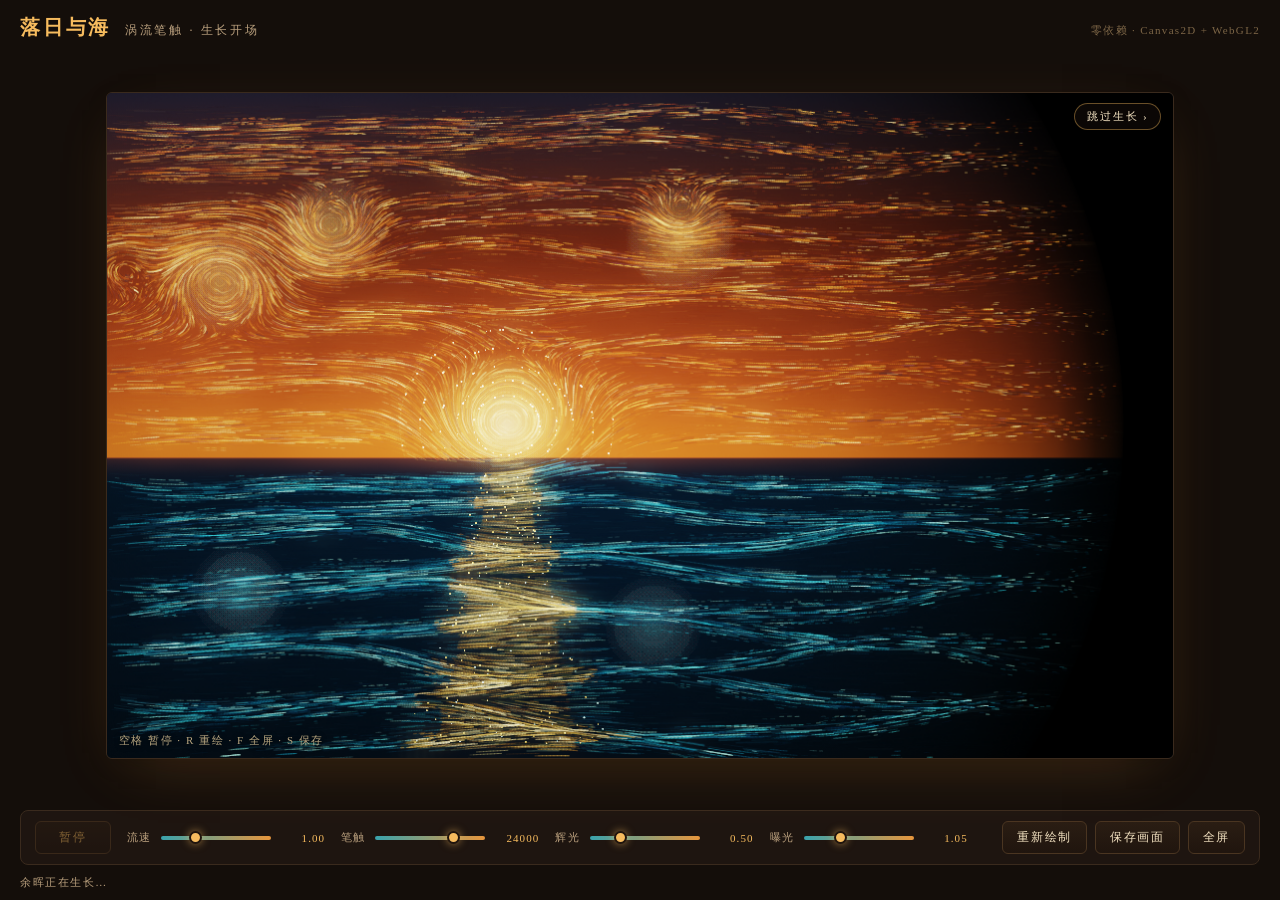
<file: demo/sunset-sea-flow.html>
<!doctype html>
<html lang="zh-CN">
<head>
<meta charset="utf-8">
<meta name="viewport" content="width=device-width,initial-scale=1">
<meta name="theme-color" content="#140e0a">
<title>落日与海 · 涡流笔触</title>
<style>
  :root{
    color-scheme:dark;
    --ink:#f4e3c2; --dim:#b99f7d; --amber:#e8963c; --gold:#f6bb5e; --teal:#39a3ad; --deep:#0b2434;
    --bg:#140e0a; --panel:#1e1510; --line:#3a2a1d;
  }
  *{box-sizing:border-box}
  html,body{margin:0;height:100%;background:var(--bg);color:var(--ink);
    font-family:"Noto Serif SC","Songti SC",SimSun,serif;}
  body{display:flex;flex-direction:column;overflow:hidden}
  .hall{display:flex;flex-direction:column;height:100%;padding:14px 20px 10px;gap:10px}
  header{display:flex;align-items:baseline;gap:14px;flex-wrap:wrap}
  h1{margin:0;font-size:20px;font-weight:600;letter-spacing:.14em;color:var(--gold)}
  .tagline{font-size:12px;letter-spacing:.22em;color:var(--dim)}
  .sign{margin-left:auto;font-size:11px;letter-spacing:.12em;color:#7d6647}
  main{flex:1;display:flex;align-items:center;justify-content:center;min-height:0}
  .frame{position:relative;width:min(100%,calc((100svh - 232px)*1.6));aspect-ratio:1.6;
    background:#0d141c;border:1px solid var(--line);border-radius:6px;overflow:hidden;
    box-shadow:0 18px 60px -22px rgba(232,150,60,.28), 0 6px 24px -12px rgba(0,0,0,.8);}
  .frame canvas{position:absolute;inset:0;width:100%;height:100%;display:block}
  .frame:fullscreen{width:100%;height:100%;aspect-ratio:auto;border:0;border-radius:0}
  .frame:fullscreen canvas{left:50%;top:50%;transform:translate(-50%,-50%);
    width:max(100vw,160vh);height:max(100vh,62.5vw)}
  .hint{position:absolute;left:12px;bottom:10px;font-size:11px;letter-spacing:.14em;color:#d8c193;
    text-shadow:0 1px 6px rgba(0,0,0,.8);pointer-events:none;opacity:.85}
  #skip{position:absolute;right:12px;top:10px;font:inherit;font-size:11px;letter-spacing:.16em;
    color:#f4e3c2;background:rgba(20,14,10,.55);border:1px solid rgba(246,187,94,.4);
    border-radius:999px;padding:5px 12px;cursor:pointer;backdrop-filter:blur(3px)}
  #skip:hover{background:rgba(232,150,60,.28)}
  #skip[hidden]{display:none}
  .deck{display:flex;align-items:center;gap:16px;flex-wrap:wrap;
    background:var(--panel);border:1px solid var(--line);border-radius:8px;padding:10px 14px}
  button{font:inherit;font-size:12px;letter-spacing:.14em;color:var(--ink);cursor:pointer;
    background:linear-gradient(180deg,#2a1d13,#20150e);border:1px solid #4a3521;border-radius:6px;
    padding:7px 14px;transition:border-color .15s, background .15s, transform .05s}
  button:hover{border-color:var(--amber);background:linear-gradient(180deg,#33241663,#20150e),#2a1d13}
  button:active{transform:translateY(1px)}
  button:disabled{opacity:.45;cursor:default}
  #pause{min-width:76px;border-color:#5a4026;color:var(--gold)}
  .ctl{display:flex;align-items:center;gap:8px;font-size:11px;letter-spacing:.1em;color:var(--dim)}
  .ctl output{min-width:44px;text-align:right;color:var(--gold);font-variant-numeric:tabular-nums}
  input[type=range]{-webkit-appearance:none;appearance:none;width:110px;height:4px;border-radius:2px;
    background:linear-gradient(90deg,var(--teal),var(--amber));outline:none;cursor:pointer}
  input[type=range]::-webkit-slider-thumb{-webkit-appearance:none;appearance:none;width:13px;height:13px;
    border-radius:50%;background:var(--gold);border:2px solid #20150e;box-shadow:0 0 8px rgba(246,187,94,.6)}
  input[type=range]::-moz-range-thumb{width:13px;height:13px;border-radius:50%;background:var(--gold);
    border:2px solid #20150e;box-shadow:0 0 8px rgba(246,187,94,.6)}
  input[type=range]:focus-visible{box-shadow:0 0 0 2px rgba(57,163,173,.5)}
  .acts{margin-left:auto;display:flex;gap:8px}
  footer{display:flex;align-items:center;gap:10px;font-size:11px;letter-spacing:.14em;color:#7d6647}
  #status{color:var(--dim)}
  .deck::-webkit-scrollbar,.hall::-webkit-scrollbar{height:8px;width:8px}
  .deck::-webkit-scrollbar-track,.hall::-webkit-scrollbar-track{background:#1a120c}
  .deck::-webkit-scrollbar-thumb,.hall::-webkit-scrollbar-thumb{background:#4a3521;border-radius:4px}
  .deck::-webkit-scrollbar-thumb:hover,.hall::-webkit-scrollbar-thumb:hover{background:var(--amber)}
  @media(max-width:680px){
    .hall{padding:10px 12px 8px}
    h1{font-size:16px}
    .sign{display:none}
    .frame{width:100%;aspect-ratio:1.45}
    .deck{gap:10px;padding:8px 10px;overflow-x:auto;flex-wrap:nowrap}
    .ctl{flex:0 0 auto}
    input[type=range]{width:84px}
    .acts{margin-left:0}
  }
  @media(prefers-reduced-motion:reduce){*{transition:none!important}}
</style>
</head>
<body>
<div class="hall">
  <header>
    <h1>落日与海</h1>
    <span class="tagline">涡流笔触 · 生长开场</span>
    <span class="sign">零依赖 · Canvas2D + WebGL2</span>
  </header>
  <main>
    <div class="frame" id="frame">
      <canvas id="sky" role="img" aria-label="落日与海：梵高式流线笔触，橙金天空涡卷围绕半升落日，深青海面泛起金色倒影。"></canvas>
      <span class="hint">空格 暂停 · R 重绘 · F 全屏 · S 保存</span>
      <button id="skip" hidden>跳过生长 ›</button>
    </div>
  </main>
  <div class="deck">
    <button id="pause">暂停</button>
    <label class="ctl">流速<input id="speed" type="range" min="0.2" max="3" step="0.05" value="1"><output id="speedOut">1.00</output></label>
    <label class="ctl">笔触<input id="density" type="range" min="2000" max="32000" step="500" value="20000"><output id="densityOut">20000</output></label>
    <label class="ctl">辉光<input id="bloom" type="range" min="0" max="2" step="0.05" value="0.5"><output id="bloomOut">0.50</output></label>
    <label class="ctl">曝光<input id="exposure" type="range" min="0.4" max="2.5" step="0.05" value="1.05"><output id="exposureOut">1.05</output></label>
    <div class="acts">
      <button id="redraw">重新绘制</button>
      <button id="save">保存画面</button>
      <button id="full">全屏</button>
    </div>
  </div>
  <footer><span id="status">正在起笔…</span></footer>
</div>

<script>
'use strict';
/* ============================================================
   落日与海 · 涡流笔触（单文件 / 零依赖 / 无外部资源）
   复刻目标：橙金涡卷天空 + 半升落日同心光晕 + 深青海面金色倒影
   管线：Canvas2D 粒子笔触 → WebGL2 浮点拖尾累积 → 辉光 → ACES
   开场：数处光辉点燃后缓慢蔓延成画（生长效果），可跳过
   ============================================================ */

const TAU = Math.PI * 2;
const W = 1.6, H = 1;
const HOR = 0.55;                          // 海平线
const SUN = { x: 0.60, y: 0.50, r: 0.10 }; // 半升落日
const $ = s => document.querySelector(s);

const skyEl = $('#sky'), frameEl = $('#frame'), statusEl = $('#status');
const pauseBtn = $('#pause'), skipBtn = $('#skip');
const reducedMotion = matchMedia('(prefers-reduced-motion: reduce)').matches;

const PREF_KEY = 'sunset-sea.prefs.v1';
const params = { speed: 1, density: 24000, bloom: 0.5, exposure: 1.05 };
try {
  const saved = JSON.parse(localStorage.getItem(PREF_KEY) || 'null');
  if (saved) for (const k of Object.keys(params)) if (typeof saved[k] === 'number') params[k] = saved[k];
} catch {}
params.speed = Math.min(3, Math.max(0.2, params.speed));
params.density = Math.min(32000, Math.max(2000, Math.round(params.density)));
params.bloom = Math.min(2, Math.max(0, params.bloom));
params.exposure = Math.min(2.5, Math.max(0.4, params.exposure));
function remember() { try { localStorage.setItem(PREF_KEY, JSON.stringify(params)); } catch {} }

let seed = 18890601;
function rnd() { seed = (Math.imul(seed, 1664525) + 1013904223) >>> 0; return seed / 4294967296; }

/* ---------- 天空涡卷 ---------- */
const VORT = [
  { x: 0.17, y: 0.28, r: 0.075, s: 0.16, warm: true },
  { x: 0.335, y: 0.205, r: 0.055, s: -0.14, warm: true },
  { x: 0.02, y: 0.26, r: 0.050, s: 0.12, warm: true },
  { x: 0.86, y: 0.18, r: 0.042, s: -0.10, warm: true },
  { x: SUN.x, y: SUN.y, r: SUN.r, s: -0.20, warm: true },
];
/* ---------- 流线带：天空细浪 / 海面涌浪 ---------- */
const SKY_BANDS = [
  { y0: 0.045, A: 0.012, k: 5.0, p: 0.4 },
  { y0: 0.085, A: 0.014, k: 4.4, p: 1.7 },
  { y0: 0.125, A: 0.016, k: 6.1, p: 2.9 },
  { y0: 0.165, A: 0.014, k: 5.6, p: 0.9 },
  { y0: 0.205, A: 0.017, k: 4.2, p: 2.2 },
  { y0: 0.245, A: 0.015, k: 6.6, p: 1.1 },
  { y0: 0.285, A: 0.016, k: 5.1, p: 3.4 },
  { y0: 0.325, A: 0.014, k: 4.7, p: 0.6 },
  { y0: 0.365, A: 0.015, k: 6.3, p: 2.5 },
  { y0: 0.405, A: 0.013, k: 5.4, p: 1.4 },
  { y0: 0.445, A: 0.012, k: 6.9, p: 3.0 },
  { y0: 0.485, A: 0.010, k: 5.8, p: 0.2 },
  { y0: 0.520, A: 0.008, k: 6.4, p: 1.9 },
];
const SEA_BANDS = [
  { y0: 0.585, A: 0.014, k: 6.5, p: 0.3 },
  { y0: 0.630, A: 0.017, k: 5.4, p: 1.4 },
  { y0: 0.675, A: 0.020, k: 6.9, p: 2.6 },
  { y0: 0.720, A: 0.022, k: 5.9, p: 0.8 },
  { y0: 0.765, A: 0.024, k: 6.4, p: 2.0 },
  { y0: 0.810, A: 0.025, k: 5.2, p: 1.1 },
  { y0: 0.855, A: 0.026, k: 6.7, p: 3.2 },
  { y0: 0.900, A: 0.027, k: 5.6, p: 0.5 },
  { y0: 0.945, A: 0.027, k: 6.2, p: 2.3 },
  { y0: 0.990, A: 0.026, k: 5.0, p: 1.6 },
];
const bandY = (b, x) => b.y0 + b.A * Math.sin(b.k * x + b.p) + 0.006 * Math.sin(b.k * 2.3 * x + b.p * 1.7);
const bandD = (b, x) => b.A * b.k * Math.cos(b.k * x + b.p) + 0.006 * b.k * 2.3 * Math.cos(b.k * 2.3 * x + b.p * 1.7);
const reflW = y => 0.035 + 0.30 * Math.max(0, y - HOR);   // 金色倒影随深度展宽

function field(x, y) {
  const sea = y >= HOR;
  const bands = sea ? SEA_BANDS : SKY_BANDS;
  let vx = sea ? 0.13 + 0.03 * Math.sin(y * 23 + x * 5) : 0.10 + 0.02 * Math.sin(y * 17 + x * 3);
  let vy = 0;
  // 沿最近流带的切线方向走，形成起伏的横向流线
  let best = 1e9, bw = 0, bd = 0;
  for (const b of bands) {
    const d = y - bandY(b, x);
    const w = Math.exp(-((d / 0.035) ** 2));
    if (w > bw) { bw = w; bd = bandD(b, x); }
    if (Math.abs(d) < best) best = Math.abs(d);
  }
  vy += bw * bd * vx * 0.9;
  // 天空涡卷 + 落日旋涡
  let gmax = 0, rx = 0, ry = 0;
  for (const v of VORT) {
    const dx = x - v.x, dy = (y - v.y) / 0.85;
    const r2 = dx * dx + dy * dy;
    const cut = v.r * 3.4;
    if (r2 > cut * cut) continue;
    const g = Math.exp(-r2 / (2 * v.r * v.r));
    if (g > gmax) gmax = g;
    const a = v.s * g / Math.sqrt(r2 + 0.0012);
    const sink = 0.16 * g;
    rx += -dy * a - dx * sink;
    ry += dx * a * 0.85 - dy * sink * 0.85;
  }
  const damp = sea ? 0.35 : 1;   // 海面以下涡卷减弱
  vx = vx * (1 - 0.7 * gmax * damp) + rx * damp;
  vy = vy * (1 - 0.7 * gmax * damp) + ry * damp;
  return [vx, vy];
}

function emphasis(x, y) {
  const sea = y >= HOR;
  let s = sea ? 0.05 : 0.06;
  for (const b of (sea ? SEA_BANDS : SKY_BANDS)) {
    const d = y - bandY(b, x);
    s = Math.max(s, (sea ? 1.0 : 0.95) * Math.exp(-((d / (sea ? 0.011 : 0.010)) ** 2)));
  }
  if (!sea) {
    for (const v of VORT) {
      const r = Math.hypot(x - v.x, (y - v.y) / 0.85) / v.r;
      if (r > 3.6) continue;
      const ang = Math.atan2((y - v.y) / 0.85, x - v.x);
      const brush = 0.78 + 0.22 * Math.sin(ang * 2 + Math.log(r + 0.15) * 2.4 + v.x * 4);
      s = Math.max(s, Math.exp(-(((r - 1.05) / 0.68) ** 2)) * brush * 0.9);
    }
    // 落日同心光环（仅海平线以上）
    const d = Math.hypot(x - SUN.x, (y - SUN.y) / 0.9) / SUN.r;
    for (const rr of [0.45, 0.7, 0.95, 1.25, 1.6]) {
      s = Math.max(s, 1.0 * Math.exp(-(((d - rr) / 0.07) ** 2)));
    }
  } else {
    // 倒影列：浪尖上的金色更亮
    const g = Math.exp(-(((x - SUN.x) / reflW(y)) ** 2));
    s = Math.max(s, 0.5 * g);
  }
  return Math.min(1, s);
}

/* ---------- 配色：天空暖橙 / 海面深青 / 倒影金 / 日核米白 ---------- */
const SKY = ['#3b3247', '#7a3a22', '#a85426', '#cf752c', '#e8963c', '#f6bb5e', '#ffdf9a'];
const SEA = ['#0b2434', '#123c50', '#1a566b', '#237b8c', '#39a3ad', '#63c9c9', '#a8e6da'];
const GOLD = ['#8a6a2c', '#b3873a', '#d9a94a', '#f2c766', '#ffe08c', '#fff0b8', '#fff6d8'];
const SUNC = ['#e8b45c', '#f2c766', '#ffdf9a', '#ffedb0'];
const FEATHER = 0.10;
let growth = null;
const cellCache = new Map();
function cellInfo(x, y) {
  const key = ((x * 80) | 0) * 128 + ((y * 80) | 0);
  let c = cellCache.get(key);
  if (c) return c;
  const sea = y >= HOR;
  const em = emphasis(x, y);
  const dSun = Math.hypot(x - SUN.x, (y - SUN.y) / 0.9);
  const sun = sea ? 0 : Math.exp(-((dSun / (SUN.r * 0.55)) ** 2));
  let gold = 0;
  if (sea) {
    gold = Math.exp(-(((x - SUN.x) / reflW(y)) ** 2)) * (0.35 + 0.65 * em);
  }
  const kind = sun > 0.45 ? 3 : (gold > 0.38 ? 2 : (sea ? 1 : 0));
  let g = 1;
  if (growth) {
    g = 0;
    for (const s of growth) {
      if (s.rOut2 <= 0) continue;
      const dx = x - s.x, dy = y - s.y, d2 = dx * dx + dy * dy;
      if (d2 >= s.rOut2) continue;
      const d = Math.sqrt(d2);
      const v = d <= s.r ? 1 : (s.rOut - d) / FEATHER;
      if (v > g) g = v;
      if (g >= 1) break;
    }
  }
  const f = field(x, y);
  c = { em, kind, g, fx: f[0], fy: f[1] };
  cellCache.set(key, c);
  return c;
}
function colorOf(info, tone) {
  if (info.kind === 3) return SUNC[tone % 4];
  if (info.kind === 2) return GOLD[Math.min(5, tone)];
  return (info.kind === 0 ? SKY : SEA)[tone];
}
function colorAt(x, y, tone) { return colorOf(cellInfo(x, y), tone); }

/* ---------- WebGL2 合成器 ---------- */
class Film {
  constructor(canvas) {
    const gl = canvas.getContext('webgl2', { alpha: false, antialias: false, preserveDrawingBuffer: true, powerPreference: 'high-performance' });
    if (!gl) throw new Error('no webgl2');
    this.gl = gl;
    this.hdr = !!gl.getExtension('EXT_color_buffer_float');
    const VS = `#version 300 es
      layout(location=0) in vec2 aPos; out vec2 vUv;
      void main(){ vUv = aPos * .5 + .5; gl_Position = vec4(aPos, 0., 1.); }`;
    const HEAD = `#version 300 es
      precision highp float; in vec2 vUv; out vec4 o;`;
    const FS_ACC = HEAD + `
      uniform sampler2D uInk, uBase, uPrev; uniform float uDecay;
      uniform float uGrow; uniform vec4 uSeeds[6];
      vec3 lin(vec3 c){ return pow(c, vec3(2.2)); }
      void main(){
        vec2 uv = vec2(vUv.x, 1. - vUv.y);
        vec4 ink = texture(uInk, uv);
        vec3 base = lin(texture(uBase, uv).rgb);
        if (uGrow > .5) {
          vec2 p = vec2(uv.x * 1.6, uv.y);
          float g = 0.;
          for (int i = 0; i < 6; i++) {
            vec4 s = uSeeds[i];
            if (s.w <= 0.) continue;
            g = max(g, clamp((s.w - length(p - s.xy)) / 0.10, 0., 1.));
          }
          base *= g;
        }
        vec3 prev = texture(uPrev, vUv).rgb;
        o = vec4(prev * (1. - uDecay) + base * uDecay + lin(ink.rgb) * ink.a * .5, 1.);
      }`;
    const FS_EXT = HEAD + `
      uniform sampler2D uSrc;
      void main(){
        vec3 c = texture(uSrc, vUv).rgb * 2.;
        float l = max(c.r, max(c.g, c.b));
        o = vec4(c * smoothstep(.15, .7, l), 1.);
      }`;
    const FS_BLUR = HEAD + `
      uniform sampler2D uSrc; uniform vec2 uTexel, uDir;
      void main(){
        vec2 d = uTexel * uDir;
        vec3 c = texture(uSrc, vUv).rgb * .227027;
        c += (texture(uSrc, vUv + d * 1.384615).rgb + texture(uSrc, vUv - d * 1.384615).rgb) * .316216;
        c += (texture(uSrc, vUv + d * 3.230769).rgb + texture(uSrc, vUv - d * 3.230769).rgb) * .070270;
        o = vec4(c, 1.);
      }`;
    const FS_COMP = HEAD + `
      uniform sampler2D uScene, uGlow; uniform float uBloom, uExposure;
      vec3 aces(vec3 x){ return clamp((x * (2.51 * x + .03)) / (x * (2.43 * x + .59) + .14), 0., 1.); }
      void main(){
        vec3 base = texture(uScene, vUv).rgb * 2.;
        vec3 c = aces((base + texture(uGlow, vUv).rgb * uBloom * .75) * uExposure);
        float vig = 1. - .16 * pow(length((vUv - .5) * vec2(1.1, 1.)), 1.5);
        c = pow(c * vig, vec3(1. / 2.2));
        float grain = fract(sin(dot(gl_FragCoord.xy, vec2(12.9898, 78.233))) * 43758.5453) - .5;
        o = vec4(clamp(c + grain * .003, 0., 1.), 1.);
      }`;
    this.pAcc = this.prog(VS, FS_ACC);
    this.pExt = this.prog(VS, FS_EXT);
    this.pBlur = this.prog(VS, FS_BLUR);
    this.pComp = this.prog(VS, FS_COMP);
    this.buf = gl.createBuffer();
    gl.bindBuffer(gl.ARRAY_BUFFER, this.buf);
    gl.bufferData(gl.ARRAY_BUFFER, new Float32Array([-1, -1, 1, -1, -1, 1, 1, 1]), gl.STATIC_DRAW);
    gl.enableVertexAttribArray(0);
    gl.vertexAttribPointer(0, 2, gl.FLOAT, false, 0, 0);
    this.ink = this.tex(); this.base = this.tex();
    this.hist = []; this.bloomT = []; this.idx = 0;
  }
  prog(vs, fs) {
    const gl = this.gl, p = gl.createProgram();
    for (const [t, src] of [[gl.VERTEX_SHADER, vs], [gl.FRAGMENT_SHADER, fs]]) {
      const s = gl.createShader(t);
      gl.shaderSource(s, src); gl.compileShader(s);
      if (!gl.getShaderParameter(s, gl.COMPILE_STATUS)) throw new Error(gl.getShaderInfoLog(s));
      gl.attachShader(p, s); gl.deleteShader(s);
    }
    gl.linkProgram(p);
    if (!gl.getProgramParameter(p, gl.LINK_STATUS)) throw new Error(gl.getProgramInfoLog(p));
    const u = {};
    const n = gl.getProgramParameter(p, gl.ACTIVE_UNIFORMS);
    for (let i = 0; i < n; i++) { const info = gl.getActiveUniform(p, i); u[info.name] = gl.getUniformLocation(p, info.name); u[info.name.replace('[0]', '')] = u[info.name]; }
    return { p, u };
  }
  tex() {
    const gl = this.gl, t = gl.createTexture();
    gl.bindTexture(gl.TEXTURE_2D, t);
    gl.texParameteri(gl.TEXTURE_2D, gl.TEXTURE_MIN_FILTER, gl.LINEAR);
    gl.texParameteri(gl.TEXTURE_2D, gl.TEXTURE_MAG_FILTER, gl.LINEAR);
    gl.texParameteri(gl.TEXTURE_2D, gl.TEXTURE_WRAP_S, gl.CLAMP_TO_EDGE);
    gl.texParameteri(gl.TEXTURE_2D, gl.TEXTURE_WRAP_T, gl.CLAMP_TO_EDGE);
    return t;
  }
  target(w, h) {
    const gl = this.gl, t = this.tex();
    gl.texImage2D(gl.TEXTURE_2D, 0, this.hdr ? gl.RGBA16F : gl.RGBA, w, h, 0, gl.RGBA, this.hdr ? gl.HALF_FLOAT : gl.UNSIGNED_BYTE, null);
    const f = gl.createFramebuffer();
    gl.bindFramebuffer(gl.FRAMEBUFFER, f);
    gl.framebufferTexture2D(gl.FRAMEBUFFER, gl.COLOR_ATTACHMENT0, gl.TEXTURE_2D, t, 0);
    if (gl.checkFramebufferStatus(gl.FRAMEBUFFER) !== gl.FRAMEBUFFER_COMPLETE) throw new Error('bad fbo');
    gl.clearColor(0, 0, 0, 1); gl.clear(gl.COLOR_BUFFER_BIT);
    return { t, f };
  }
  resize(w, h) {
    const gl = this.gl;
    for (const x of [...this.hist, ...this.bloomT]) { gl.deleteTexture(x.t); gl.deleteFramebuffer(x.f); }
    this.w = w; this.h = h;
    this.bw = Math.max(1, w >> 2); this.bh = Math.max(1, h >> 2);
    this.hist = [this.target(w, h), this.target(w, h)];
    this.bloomT = [this.target(this.bw, this.bh), this.target(this.bw, this.bh)];
    this.idx = 0;
    gl.bindFramebuffer(gl.FRAMEBUFFER, null);
  }
  bind(t, unit) { const gl = this.gl; gl.activeTexture(gl.TEXTURE0 + unit); gl.bindTexture(gl.TEXTURE_2D, t); }
  draw(prog, fbo, w, h) {
    const gl = this.gl;
    gl.bindFramebuffer(gl.FRAMEBUFFER, fbo);
    gl.viewport(0, 0, w, h);
    gl.useProgram(prog.p);
    gl.bindBuffer(gl.ARRAY_BUFFER, this.buf);
    gl.vertexAttribPointer(0, 2, gl.FLOAT, false, 0, 0);
  }
  setBase(src) { this.bind(this.base, 0); this.gl.texImage2D(this.gl.TEXTURE_2D, 0, this.gl.RGBA, this.gl.RGBA, this.gl.UNSIGNED_BYTE, src); }
  advance(inkCanvas, dt, seeds) {
    const gl = this.gl, next = 1 - this.idx;
    this.bind(this.ink, 0);
    gl.texImage2D(gl.TEXTURE_2D, 0, gl.RGBA, gl.RGBA, gl.UNSIGNED_BYTE, inkCanvas);
    this.draw(this.pAcc, this.hist[next].f, this.w, this.h);
    this.bind(this.ink, 0); this.bind(this.base, 1); this.bind(this.hist[this.idx].t, 2);
    gl.uniform1i(this.pAcc.u.uInk, 0); gl.uniform1i(this.pAcc.u.uBase, 1); gl.uniform1i(this.pAcc.u.uPrev, 2);
    gl.uniform1f(this.pAcc.u.uDecay, Math.min(0.3, 0.03 * dt));
    gl.uniform1f(this.pAcc.u.uGrow, seeds ? 1 : 0);
    if (seeds) {
      const arr = new Float32Array(24);
      for (let i = 0; i < 6; i++) { const s = seeds[i]; arr[i * 4] = s.x; arr[i * 4 + 1] = s.y; arr[i * 4 + 2] = s.r; arr[i * 4 + 3] = s.rOut; }
      gl.uniform4fv(this.pAcc.u.uSeeds, arr);
    }
    gl.drawArrays(gl.TRIANGLE_STRIP, 0, 4);
    this.idx = next;
    gl.activeTexture(gl.TEXTURE0);
  }
  render() {
    const gl = this.gl;
    this.draw(this.pExt, this.bloomT[0].f, this.bw, this.bh);
    this.bind(this.hist[this.idx].t, 0); gl.uniform1i(this.pExt.u.uSrc, 0);
    gl.drawArrays(gl.TRIANGLE_STRIP, 0, 4);
    for (let i = 0; i < 4; i++) {
      const dst = (i + 1) % 2;
      this.draw(this.pBlur, this.bloomT[dst].f, this.bw, this.bh);
      this.bind(this.bloomT[i % 2].t, 0);
      gl.uniform1i(this.pBlur.u.uSrc, 0);
      gl.uniform2f(this.pBlur.u.uTexel, 1 / this.bw, 1 / this.bh);
      gl.uniform2f(this.pBlur.u.uDir, i % 2 === 0 ? 1.2 : 0, i % 2 === 1 ? 1.2 : 0);
      gl.drawArrays(gl.TRIANGLE_STRIP, 0, 4);
    }
    this.draw(this.pComp, null, this.w, this.h);
    this.bind(this.hist[this.idx].t, 0); this.bind(this.bloomT[0].t, 1);
    gl.uniform1i(this.pComp.u.uScene, 0); gl.uniform1i(this.pComp.u.uGlow, 1);
    gl.uniform1f(this.pComp.u.uBloom, params.bloom);
    gl.uniform1f(this.pComp.u.uExposure, params.exposure);
    gl.drawArrays(gl.TRIANGLE_STRIP, 0, 4);
    gl.activeTexture(gl.TEXTURE0);
  }
}

/* ---------- 画布 ---------- */
let sky = skyEl, gpu = null, ctx2d = null;
try { gpu = new Film(sky); }
catch (err) {
  console.warn('WebGL2 不可用，回退 Canvas：', err.message);
  const clone = sky.cloneNode(); sky.replaceWith(clone); sky = clone;
  ctx2d = sky.getContext('2d', { alpha: false });
}
const under = document.createElement('canvas'), baseCtx = under.getContext('2d', { alpha: false });
const ink = document.createElement('canvas'), inkCtx = ink.getContext('2d', { alpha: !!gpu });
const maskC = document.createElement('canvas'), maskCtx = maskC.getContext('2d');
const baseIntro = document.createElement('canvas'), bIntroCtx = baseIntro.getContext('2d', { alpha: false });
let scale = 800;

/* ---------- 底涂：天空/海面渐变 + 静态流线 + 落日半 disc + 同心虚线环 ---------- */
function paintUnder() {
  const w = under.width, h = under.height, hy = HOR * scale;
  const gSky = baseCtx.createLinearGradient(0, 0, 0, hy);
  gSky.addColorStop(0, '#2b2836'); gSky.addColorStop(0.4, '#5a2c1c');
  gSky.addColorStop(0.75, '#8a4423'); gSky.addColorStop(1, '#b8642a');
  baseCtx.fillStyle = gSky; baseCtx.fillRect(0, 0, w, hy);
  const gSea = baseCtx.createLinearGradient(0, hy, 0, h);
  gSea.addColorStop(0, '#0a2130'); gSea.addColorStop(1, '#061824');
  baseCtx.fillStyle = gSea; baseCtx.fillRect(0, hy, w, h - hy);
  baseCtx.lineCap = 'round';
  for (let i = 0; i < 26000; i++) {
    let x = rnd() * W, y = rnd();
    const m = i % 5;
    if (m === 0 || m === 1) { x = rnd() * W; y = 0.02 + rnd() * (HOR - 0.04); }
    else if (m === 2 || m === 3) { x = rnd() * W; y = HOR + 0.02 + rnd() * (1 - HOR - 0.03); }
    else { const v = VORT[Math.floor(rnd() * VORT.length)], a = rnd() * TAU, r = v.r * (0.4 + rnd() * 1.5);
      x = v.x + Math.cos(a) * r; y = v.y + Math.sin(a) * r * 0.85; }
    const tone = Math.min(6, Math.floor(rnd() * 7));
    baseCtx.strokeStyle = colorAt(x, y, tone);
    baseCtx.globalAlpha = (0.09 + rnd() * 0.46) * emphasis(x, y);
    baseCtx.lineWidth = (0.4 + rnd() ** 2 * 1.9) * scale / 800;
    baseCtx.beginPath(); baseCtx.moveTo(x * scale, y * scale);
    const steps = 5 + Math.floor(rnd() * 30);
    for (let j = 0; j < steps; j++) { const d = field(x, y); x += d[0] * 0.012; y += d[1] * 0.012; baseCtx.lineTo(x * scale, y * scale); }
    baseCtx.stroke();
  }
  baseCtx.globalAlpha = 1;
  // 落日半 disc（海平线以上）
  baseCtx.save();
  baseCtx.beginPath(); baseCtx.rect(0, 0, w, hy); baseCtx.clip();
  const gSun = baseCtx.createRadialGradient(SUN.x * scale, SUN.y * scale, 0, SUN.x * scale, SUN.y * scale, SUN.r * 1.15 * scale);
  gSun.addColorStop(0, '#ffe9ac99'); gSun.addColorStop(0.45, '#f7c46955'); gSun.addColorStop(1, '#f7c46900');
  baseCtx.fillStyle = gSun;
  baseCtx.fillRect((SUN.x - SUN.r * 1.2) * scale, (SUN.y - SUN.r * 1.2) * scale, SUN.r * 2.4 * scale, SUN.r * 2.4 * scale);
  // 同心虚线光环
  baseCtx.setLineDash([2 * scale / 800, 3 * scale / 800]);
  for (const rr of [0.5, 0.75, 1.0, 1.3, 1.6]) {
    baseCtx.strokeStyle = 'rgba(255,224,140,0.22)';
    baseCtx.lineWidth = 1 * scale / 800;
    baseCtx.beginPath();
    baseCtx.arc(SUN.x * scale, SUN.y * scale, rr * SUN.r * scale, 0, TAU);
    baseCtx.stroke();
  }
  baseCtx.setLineDash([]);
  baseCtx.restore();
  // 海平线
  baseCtx.fillStyle = '#2a2430';
  baseCtx.fillRect(0, hy - 1 * scale / 800, w, 2 * scale / 800);
  inkCtx.drawImage(under, 0, 0);
}

/* ---------- 粒子笔触 ---------- */
let particles = [];
function spawn(initial) {
  let x = rnd() * 1.7 - 0.05, y = rnd() * 1.08 - 0.04;
  const area = rnd();
  if (area < 0.42) { x = rnd() * W; y = 0.02 + rnd() * (HOR - 0.04); }
  else if (area < 0.80) { x = rnd() * W; y = HOR + 0.02 + rnd() * (1 - HOR - 0.03); }
  return { x, y, age: initial ? Math.floor(rnd() * 180) : 0, life: 120 + Math.floor(rnd() * 220), tone: Math.min(6, Math.floor(rnd() ** 1.35 * 7)), width: 0.3 + rnd() ** 2 * 1.0, phase: rnd() * TAU };
}
/* 闪点：落日同心环 + 海面倒影碎金 */
let sparkles = [];
function buildSparkles() {
  sparkles = [];
  for (const rr of [0.5, 0.75, 1.0, 1.3, 1.6]) {
    const n = 34;
    for (let i = 0; i < n; i++) {
      const a = rnd() * TAU;
      const x = SUN.x + Math.cos(a) * rr * SUN.r;
      const y = SUN.y + Math.sin(a) * rr * SUN.r * 0.9;
      if (y >= HOR - 0.005) continue;
      sparkles.push({ x, y, s: 0.6 + rnd() * 0.9, ph: rnd() * TAU, c: '#ffe9ac' });
    }
  }
  for (let i = 0; i < 240; i++) {
    const y = HOR + 0.02 + rnd() * (1 - HOR - 0.04);
    const x = SUN.x + (rnd() - 0.5) * 2 * reflW(y) * 0.95;
    if (x < 0 || x > W) continue;
    sparkles.push({ x, y, s: 0.5 + rnd() * 0.9, ph: rnd() * TAU, c: rnd() < 0.8 ? '#f2c766' : '#bff0e4' });
  }
}
const buckets = new Map();
let simT = 0;
function step(dt, show) {
  simT += dt / 30;
  if (growth && !gpu) refreshGrowth();
  if (gpu) {
    inkCtx.clearRect(0, 0, ink.width, ink.height);
  } else {
    inkCtx.globalAlpha = Math.min(0.9, 0.028 * dt);
    inkCtx.drawImage(growth ? baseIntro : under, 0, 0);
    inkCtx.globalAlpha = 1;
  }
  cellCache.clear();
  buckets.clear();
  for (let i = 0; i < particles.length; i++) {
    let p = particles[i];
    p.age += dt;
    if (p.age > p.life || p.x < -0.12 || p.x > 1.72 || p.y < -0.12 || p.y > 1.12) p = particles[i] = spawn(false);
    const info = cellInfo(p.x, p.y);
    const nx = p.x + info.fx * 0.018 * dt, ny = p.y + info.fy * 0.018 * dt;
    const alpha = (0.28 + 0.4 * Math.sin(p.phase + p.age * 0.025) ** 2) * info.em * info.g;
    if (alpha > 0.02) {
      const ci = info.kind * 7 + (info.kind === 3 ? p.tone % 4 : p.tone);
      const aq = Math.min(7, Math.round(alpha * 7));
      const wq = Math.min(3, Math.round(p.width * 2.5));
      const key = ci * 32 + aq * 4 + wq;
      let b = buckets.get(key);
      if (!b) {
        b = { style: colorOf(info, p.tone), alpha: aq / 7, width: (wq / 2.5) * scale / 800, pts: [] };
        buckets.set(key, b);
      }
      b.pts.push(p.x * scale, p.y * scale, nx * scale, ny * scale);
    }
    p.x = nx; p.y = ny;
  }
  inkCtx.lineCap = 'round';
  for (const b of buckets.values()) {
    inkCtx.strokeStyle = b.style;
    inkCtx.globalAlpha = b.alpha;
    inkCtx.lineWidth = Math.max(0.3, b.width);
    inkCtx.beginPath();
    const pts = b.pts;
    for (let j = 0; j < pts.length; j += 4) {
      inkCtx.moveTo(pts[j], pts[j + 1]);
      inkCtx.lineTo(pts[j + 2], pts[j + 3]);
    }
    inkCtx.stroke();
  }
  inkCtx.globalAlpha = 1;
  // 闪点（随生长门控显现，微微闪烁）
  for (const sp of sparkles) {
    const g = growth ? cellInfo(sp.x, sp.y).g : 1;
    if (g <= 0.02) continue;
    const tw = 0.25 + 0.55 * Math.sin(simT * 2 + sp.ph) ** 2;
    inkCtx.globalAlpha = tw * g;
    inkCtx.fillStyle = sp.c;
    const s = sp.s * scale / 800;
    inkCtx.fillRect(sp.x * scale - s / 2, sp.y * scale - s / 2, s, s);
  }
  inkCtx.globalAlpha = 1;
  if (growth) {
    for (const s of growth) {
      if (s.rOut2 <= 0) continue;
      const u = Math.min(1, Math.max(0, (introT - s.t0) / s.dur));
      const fade = Math.min(1, Math.max(0, (introT - s.t0) / 0.5)) * Math.pow(1 - u, 1.6);
      if (fade <= 0.01) continue;
      const r = (s.warm ? 0.09 : 0.085) * scale;
      const col = s.warm ? '255,224,140' : '150,220,220';
      const a0 = s.warm ? 0.035 : 0.02;
      const g = inkCtx.createRadialGradient(s.x * scale, s.y * scale, 0, s.x * scale, s.y * scale, r);
      g.addColorStop(0, `rgba(${col},${a0 * fade})`);
      g.addColorStop(0.4, `rgba(${col},${a0 * 0.45 * fade})`);
      g.addColorStop(1, `rgba(${col},0)`);
      inkCtx.fillStyle = g;
      inkCtx.fillRect(s.x * scale - r, s.y * scale - r, r * 2, r * 2);
    }
  } else {
    const r = SUN.r * 0.95 * scale;
    const g = inkCtx.createRadialGradient(SUN.x * scale, SUN.y * scale, 0, SUN.x * scale, SUN.y * scale, r);
    g.addColorStop(0, 'rgba(255,240,179,0.03)');
    g.addColorStop(0.35, 'rgba(247,196,105,0.016)');
    g.addColorStop(1, 'rgba(247,196,105,0)');
    inkCtx.fillStyle = g;
    inkCtx.fillRect(SUN.x * scale - r, SUN.y * scale - r, r * 2, r * 2);
  }
  if (gpu) gpu.advance(ink, dt, growth);
  if (show) present();
}
function present() { if (gpu) gpu.render(); else ctx2d.drawImage(ink, 0, 0); }

/* ---------- 生长开场 ---------- */
const SEEDS = [
  { x: SUN.x, y: SUN.y, t0: 0.15, dur: 6.4, maxR: 1.05, warm: true },
  { x: 0.17, y: 0.28, t0: 0.90, dur: 5.9, maxR: 0.95, warm: true },
  { x: 0.335, y: 0.205, t0: 1.60, dur: 5.5, maxR: 0.90, warm: true },
  { x: 0.20, y: 0.75, t0: 2.20, dur: 5.6, maxR: 0.95, warm: false },
  { x: 0.82, y: 0.80, t0: 2.80, dur: 5.2, maxR: 0.90, warm: false },
  { x: 0.86, y: 0.22, t0: 3.30, dur: 5.2, maxR: 0.90, warm: true },
];
const INTRO_END = 8.6;
let introT = 0;
const easeGrow = u => u;
function updateGrowth(t) {
  introT = t;
  for (const s of SEEDS) {
    const u = Math.min(1, Math.max(0, (t - s.t0) / s.dur));
    s.r = u <= 0 ? 0 : s.maxR * easeGrow(u);
    s.rOut = s.r + FEATHER;
    s.rOut2 = s.rOut * s.rOut;
  }
}
function refreshGrowth() {
  const w = under.width, h = under.height;
  maskCtx.clearRect(0, 0, w, h);
  maskCtx.globalCompositeOperation = 'lighter';
  for (const s of growth) {
    if (s.rOut2 <= 0) continue;
    const R = s.rOut * scale;
    const g = maskCtx.createRadialGradient(s.x * scale, s.y * scale, 0, s.x * scale, s.y * scale, R);
    const inner = Math.max(0, Math.min(1, s.r / s.rOut));
    g.addColorStop(0, 'rgba(255,255,255,1)');
    g.addColorStop(inner, 'rgba(255,255,255,1)');
    g.addColorStop(1, 'rgba(255,255,255,0)');
    maskCtx.fillStyle = g;
    maskCtx.fillRect(s.x * scale - R, s.y * scale - R, R * 2, R * 2);
  }
  maskCtx.globalCompositeOperation = 'source-over';
  bIntroCtx.clearRect(0, 0, w, h);
  bIntroCtx.drawImage(under, 0, 0);
  bIntroCtx.globalCompositeOperation = 'destination-in';
  bIntroCtx.drawImage(maskC, 0, 0);
  bIntroCtx.globalCompositeOperation = 'source-over';
}

/* ---------- 状态机 ---------- */
let phase = 'boot';
let introStart = 0;
let running = true;
let warmLeft = 0, last = 0, acc = 0;
let fps = 0, fpsCount = 0, fpsAt = 0;
function setStatus(t) { statusEl.textContent = t; }
function beginIntro(now) {
  phase = 'intro'; introStart = now; introT = 0;
  growth = SEEDS; updateGrowth(0);
  skipBtn.hidden = false; pauseBtn.disabled = true;
  setStatus('余晖正在生长…');
}
function endIntro() {
  growth = null;
  if (gpu) gpu.setBase(under);
  phase = 'live'; last = 0;
  skipBtn.hidden = true; pauseBtn.disabled = false;
  setStatus(running ? '流动中 · 空格暂停' : '已暂停');
}
function skipIntro() {
  if (phase !== 'intro') return;
  growth = null;
  if (gpu) gpu.setBase(under);
  for (let i = 0; i < 12; i++) step(1, false);
  present();
  endIntro();
}
let setupEpoch = 0;
function setup(replayIntro) {
  const rect = frameEl.getBoundingClientRect();
  scale = Math.min(800, Math.max(600, rect.width * Math.min(devicePixelRatio || 1, 2) / W));
  const pw = Math.round(scale * W), ph = Math.round(scale);
  for (const c of [sky, under, ink, maskC, baseIntro]) { c.width = pw; c.height = ph; }
  if (gpu) gpu.resize(pw, ph);
  seed = 18890601;
  paintUnder();
  buildSparkles();
  if (gpu) gpu.setBase(under);
  particles = Array.from({ length: Math.round(params.density * Q_FACTOR[quality]) }, () => spawn(true));
  warmLeft = 48;
  const epoch = ++setupEpoch;
  if (replayIntro && !reducedMotion) { beginIntro(performance.now()); return; }
  growth = null;
  phase = 'warm';
  (function warm() {
    if (epoch !== setupEpoch) return;
    for (let i = 0; i < 4 && warmLeft > 0; i++, warmLeft--) step(1, false);
    present();
    if (warmLeft > 0) requestAnimationFrame(warm);
    else { phase = 'live'; last = 0; setStatus(running ? '流动中 · 空格暂停' : '已暂停'); }
  })();
}
function frame(now) {
  requestAnimationFrame(frame);
  fpsCount++;
  if (now - fpsAt >= 1000) { fps = fpsCount * 1000 / (now - fpsAt); fpsCount = 0; fpsAt = now; }
  if (phase === 'intro') {
    const t = (now - introStart) / 1000;
    updateGrowth(t);
    if (!last) last = now;
    acc += Math.min(80, now - last); last = now;
    if (acc >= 1000 / 30) { const dt = Math.min(2, acc / (1000 / 30)); acc = 0; step(dt, true); }
    if (t >= INTRO_END) endIntro();
    return;
  }
  if (document.hidden || !running || phase === 'warm' || phase === 'boot') { last = now; return; }
  if (!last) last = now;
  acc += Math.min(80, now - last); last = now;
  if (acc >= 1000 / 30) { const dt = Math.min(2, acc / (1000 / 30)) * params.speed; acc = 0; step(dt, true); }
  if (phase === 'live' && now - govAt > 2500) {
    govAt = now;
    if (fps > 0 && fps < 48 && quality < 2) { quality++; applyDensity(); }
  }
}
let quality = 0, govAt = 0;
const Q_FACTOR = [1, 0.65, 0.45];
function applyDensity() {
  const target = Math.round(params.density * Q_FACTOR[quality]);
  while (particles.length < target) particles.push(spawn(true));
  particles.length = target;
}

/* ---------- UI ---------- */
const sliders = { speed: $('#speed'), density: $('#density'), bloom: $('#bloom'), exposure: $('#exposure') };
const outs = { speed: $('#speedOut'), density: $('#densityOut'), bloom: $('#bloomOut'), exposure: $('#exposureOut') };
function syncOutputs() {
  sliders.speed.value = params.speed; outs.speed.textContent = params.speed.toFixed(2);
  sliders.density.value = params.density; outs.density.textContent = params.density;
  sliders.bloom.value = params.bloom; outs.bloom.textContent = params.bloom.toFixed(2);
  sliders.exposure.value = params.exposure; outs.exposure.textContent = params.exposure.toFixed(2);
}
sliders.speed.oninput = e => { params.speed = +e.target.value; outs.speed.textContent = params.speed.toFixed(2); remember(); };
sliders.density.oninput = e => { params.density = +e.target.value; outs.density.textContent = params.density; applyDensity(); remember(); };
sliders.bloom.oninput = e => { params.bloom = +e.target.value; outs.bloom.textContent = params.bloom.toFixed(2); remember(); };
sliders.exposure.oninput = e => { params.exposure = +e.target.value; outs.exposure.textContent = params.exposure.toFixed(2); remember(); };
function toggle() {
  running = !running;
  pauseBtn.textContent = running ? '暂停' : '继续';
  if (phase === 'live') setStatus(running ? '流动中 · 空格暂停' : '已暂停');
}
pauseBtn.onclick = toggle;
skipBtn.onclick = skipIntro;
$('#redraw').onclick = () => setup(true);
$('#save').onclick = () => {
  const a = document.createElement('a');
  a.download = 'sunset-sea.png';
  a.href = sky.toDataURL('image/png');
  a.click();
};
$('#full').onclick = () => {
  if (document.fullscreenElement) document.exitFullscreen().catch(() => {});
  else frameEl.requestFullscreen?.().catch(() => {});
};
addEventListener('keydown', e => {
  if (e.target.tagName === 'INPUT') return;
  if (e.code === 'Space') { e.preventDefault(); if (phase === 'live') toggle(); }
  else if (e.key === 'r' || e.key === 'R') setup(true);
  else if (e.key === 'f' || e.key === 'F') $('#full').click();
  else if (e.key === 's' || e.key === 'S') $('#save').click();
});
let resizeTimer;
new ResizeObserver(() => {
  clearTimeout(resizeTimer);
  resizeTimer = setTimeout(() => setup(phase === 'intro'), 200);
}).observe(frameEl);

window.__flow = {
  get t() { return phase === 'intro' ? (performance.now() - introStart) / 1000 : 99; },
  get phase() { return phase; },
  get fps() { return fps; },
  get renderer() { return gpu ? 'webgl2' : 'canvas2d'; },
  params,
  skip: () => skipIntro(),
};

syncOutputs();
setup(!reducedMotion);
requestAnimationFrame(frame);
</script>
</body>
</html>
</file>
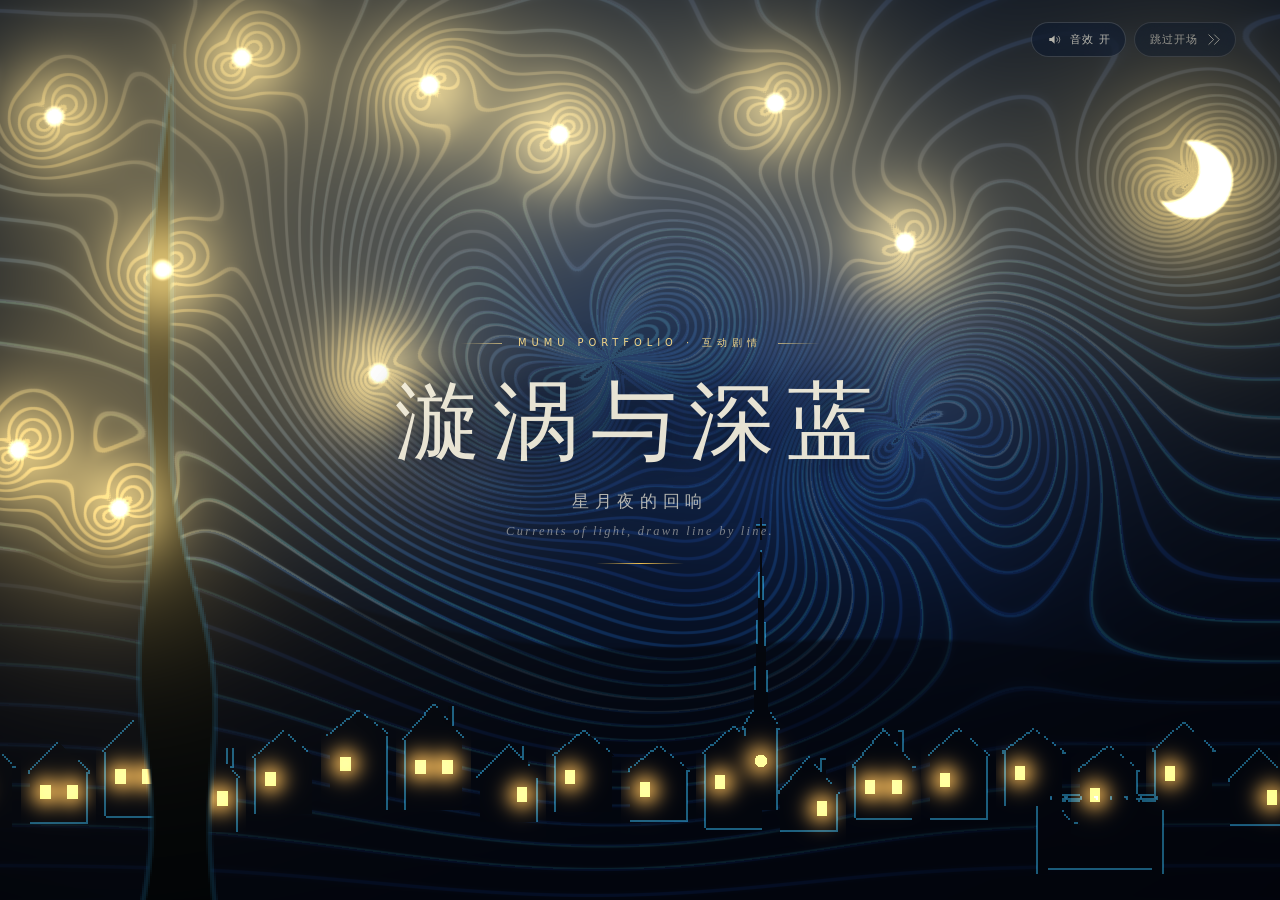
<file: demo/vortex-fluid.html>
<!DOCTYPE html>
<html lang="zh-CN">
<head>
<meta charset="UTF-8" />
<meta name="viewport" content="width=device-width, initial-scale=1.0, viewport-fit=cover" />
<meta name="theme-color" content="#071124" />
<meta name="description" content="《漩涡与深蓝：星月夜的回响》作品集开场动画 · 从线稿显影到流动油画的星夜演出" />
<link rel="icon" href="data:," />
<title>漩涡与深蓝 · 星月夜的回响 — 数字流体开场</title>
<style>
  :root{
    --night-950:#071124; --night-900:#0d1f3c; --night-800:#132c52;
    --ultramarine:#2a4d8f; --cobalt:#3f6db4; --teal:#4d8ba6;
    --gold:#f2c14e; --gold-soft:#f6d98a; --amber:#d98b2e;
    --ivory:#f4efdd; --cypress:#0c2418; --cyan:#5fe0ff;
    --ok:#7fd8a4; --warn:#f2c14e; --danger:#e86a5e; --info:#7fb8e8;
    --text:rgba(244,239,221,.94); --text-soft:rgba(244,239,221,.72); --text-mute:rgba(244,239,221,.48);
    --line:rgba(244,239,221,.16);
    --glass:rgba(10,22,44,.55); --glass-2:rgba(13,31,60,.62);
    --serif:"Noto Serif SC","Source Han Serif SC","Songti SC","STSong","SimSun",serif;
    --sans:"PingFang SC","Hiragino Sans GB","Microsoft YaHei",system-ui,sans-serif;
    --ease:cubic-bezier(.22,1,.36,1);
  }
  *{box-sizing:border-box;margin:0;padding:0}
  html,body{width:100%;height:100%}
  body{
    overflow:hidden;background:var(--night-950);color:var(--text);
    font-family:var(--sans);-webkit-font-smoothing:antialiased;
  }
  button{color:inherit;font:inherit;background:none;border:0;cursor:pointer;-webkit-tap-highlight-color:transparent}
  a{color:inherit;text-decoration:none}
  button:focus-visible,a:focus-visible,input:focus-visible,select:focus-visible{outline:2px solid var(--cyan);outline-offset:3px}
  ::selection{background:rgba(242,193,78,.28)}

  /* ---- 画布与兜底 ---- */
  #stage{position:fixed;inset:0;width:100%;height:100%;display:block;z-index:0}
  .fallback{position:fixed;inset:0;z-index:0;display:none;
    background:
      radial-gradient(ellipse 60% 45% at 62% 30%, rgba(63,109,180,.55), transparent 70%),
      radial-gradient(ellipse 30% 26% at 86% 18%, rgba(242,193,78,.35), transparent 70%),
      radial-gradient(ellipse 24% 60% at 14% 60%, rgba(12,36,24,.9), transparent 75%),
      linear-gradient(180deg,#0a1a38 0%,#132c52 55%,#0c2036 78%,#071124 100%);
  }
  body.no-gl .fallback{display:block}
  body.no-gl #stage{display:none}

  /* ---- 开场标题 ---- */
  .intro-title{
    position:fixed;inset:0;z-index:30;display:flex;flex-direction:column;align-items:center;justify-content:center;
    text-align:center;pointer-events:none;padding:0 6vw;
    opacity:1;transition:opacity .9s var(--ease),transform .9s var(--ease),filter .9s var(--ease);
  }
  .intro-title.out{opacity:0;transform:scale(1.06);filter:blur(6px)}
  .intro-eyebrow{font-size:.62rem;letter-spacing:.5em;color:var(--gold-soft);text-transform:uppercase;
    display:flex;align-items:center;gap:1rem}
  .intro-eyebrow::before,.intro-eyebrow::after{content:"";width:2.6rem;height:1px;background:linear-gradient(90deg,transparent,rgba(246,217,138,.7))}
  .intro-eyebrow::after{background:linear-gradient(90deg,rgba(246,217,138,.7),transparent)}
  .intro-main{margin-top:1.4rem;font-family:var(--serif);font-weight:400;font-size:clamp(2.6rem,7.2vw,5.4rem);
    letter-spacing:.14em;line-height:1.15;text-shadow:0 2px 30px rgba(7,17,36,.85),0 0 60px rgba(7,17,36,.6)}
  .intro-sub{margin-top:1.1rem;font-family:var(--serif);font-size:clamp(.85rem,1.6vw,1.05rem);letter-spacing:.34em;color:var(--text-soft)}
  .intro-en{margin-top:.7rem;font:italic .78rem Georgia,serif;letter-spacing:.18em;color:var(--text-mute)}
  .intro-rule{margin-top:1.5rem;width:5.5rem;height:1px;background:linear-gradient(90deg,transparent,var(--gold),transparent)}

  /* ---- 常驻顶栏 ---- */
  .topbar{position:fixed;z-index:40;top:0;left:0;right:0;display:flex;align-items:flex-start;justify-content:space-between;
    padding:1.4rem clamp(1.2rem,3.4vw,3.4rem);pointer-events:none}
  .topbar>*{pointer-events:auto}
  .brand{display:flex;align-items:center;gap:.8rem;opacity:0;transform:translateY(-10px);
    transition:opacity 1s var(--ease) .15s,transform 1s var(--ease) .15s}
  body.is-ready .brand{opacity:1;transform:none}
  .brand-mark{width:2.5rem;height:2.5rem;color:var(--gold);filter:drop-shadow(0 0 10px rgba(242,193,78,.35))}
  .brand-name{font-family:var(--serif);font-size:1.02rem;letter-spacing:.3em}
  .brand-sub{display:block;margin-top:.22rem;font-size:.5rem;letter-spacing:.3em;color:var(--text-mute)}
  .top-right{display:flex;align-items:center;gap:.5rem}
  .nav{display:flex;gap:.2rem;opacity:0;transform:translateY(-10px);transition:opacity 1s var(--ease) .3s,transform 1s var(--ease) .3s}
  body.is-ready .nav{opacity:1;transform:none}
  .nav-btn{padding:.6rem .95rem;border-radius:999px;font-size:.72rem;letter-spacing:.14em;color:var(--text-soft);
    transition:color .2s,background .2s}
  .nav-btn:hover{color:var(--text);background:rgba(244,239,221,.08)}
  .nav-btn.active{color:var(--gold-soft);background:rgba(242,193,78,.1)}
  .chip{display:inline-flex;align-items:center;gap:.5rem;padding:.55rem .9rem;border-radius:999px;
    border:1px solid var(--line);background:var(--glass);backdrop-filter:blur(14px);-webkit-backdrop-filter:blur(14px);
    font-size:.68rem;letter-spacing:.1em;color:var(--text-soft);transition:border-color .2s,color .2s,background .2s}
  .chip:hover{border-color:rgba(242,193,78,.5);color:var(--text)}
  .chip svg{width:.95rem;height:.95rem}
  #sound-btn .wave{transition:opacity .2s}
  #sound-btn.muted .wave{opacity:.15}
  #sound-btn.muted .slash{opacity:1}
  #sound-btn .slash{opacity:0;transition:opacity .2s}
  #skip-btn{opacity:.75}
  body.is-ready #skip-btn{display:none}

  /* ---- 底部信息 ---- */
  .scene-tag{position:fixed;z-index:20;left:clamp(1.2rem,3.4vw,3.4rem);bottom:1.6rem;max-width:24rem;
    opacity:0;transform:translateY(12px);transition:opacity 1.1s var(--ease) .5s,transform 1.1s var(--ease) .5s;pointer-events:none}
  body.is-ready .scene-tag{opacity:1;transform:none}
  .scene-tag .over{font-size:.52rem;letter-spacing:.4em;color:var(--gold-soft)}
  .scene-tag h2{margin-top:.5rem;font-family:var(--serif);font-weight:400;font-size:1.35rem;letter-spacing:.2em}
  .scene-tag p{margin-top:.5rem;font-family:var(--serif);font-size:.74rem;letter-spacing:.12em;line-height:1.9;color:var(--text-soft)}
  .explore-hint{position:fixed;z-index:20;right:clamp(1.2rem,3.4vw,3.4rem);bottom:1.6rem;
    display:flex;flex-direction:column;align-items:center;gap:.55rem;color:var(--text-mute);
    opacity:0;transition:opacity 1.1s var(--ease) .7s,color .2s}
  body.is-ready .explore-hint{opacity:1}
  body.is-tour .explore-hint{opacity:0;pointer-events:none}
  .explore-hint:hover{color:var(--gold-soft)}
  .explore-hint span{font-size:.58rem;letter-spacing:.32em;writing-mode:vertical-rl}
  .explore-hint svg{width:1rem;height:1rem;animation:dip 2.2s var(--ease) infinite}
  @keyframes dip{0%,100%{transform:translateY(0);opacity:.5}50%{transform:translateY(6px);opacity:1}}

  /* ---- 导演台（调参面板） ---- */
  .director{position:fixed;z-index:25;right:clamp(1.2rem,3.4vw,3.4rem);top:50%;transform:translateY(-50%) translateX(16px);
    width:236px;max-height:min(72vh,560px);display:flex;flex-direction:column;
    border:1px solid var(--line);border-radius:14px;background:var(--glass);
    backdrop-filter:blur(18px);-webkit-backdrop-filter:blur(18px);
    box-shadow:0 18px 50px rgba(4,10,24,.5);opacity:0;pointer-events:none;
    transition:opacity 1.1s var(--ease) .65s,transform 1.1s var(--ease) .65s}
  body.is-ready .director{opacity:1;pointer-events:auto;transform:translateY(-50%)}
  /* 导览态：导演台 dock 为底部横条，避免遮挡章节卡片 */
  body.is-tour .director{top:auto;bottom:0;left:0;right:0;width:100%;max-height:44vh;transform:none;
    border-radius:16px 16px 0 0;transition:opacity .6s var(--ease)}
  body.is-tour .director-body{display:flex;flex-wrap:wrap;gap:0 1.1rem;overflow-y:auto;max-height:24vh;padding:.6rem 1.2rem .4rem}
  body.is-tour .director-body .ctl{flex:1 1 130px;min-width:118px;margin-bottom:.45rem}
  body.is-tour .director-actions{padding:.45rem 1.2rem .8rem}
  body.is-tour .tc-3,body.is-tour .tc-4{bottom:176px}
  body.is-tour .scene-tag{opacity:0;transition:opacity .5s var(--ease)}
  .director-head{display:flex;align-items:center;justify-content:space-between;padding:.85rem 1rem .6rem;
    border-bottom:1px solid rgba(244,239,221,.08)}
  .director-head b{font-size:.62rem;letter-spacing:.3em;color:var(--gold-soft);font-weight:400}
  #fps{font-size:.58rem;letter-spacing:.08em;color:var(--ok);font-variant-numeric:tabular-nums}
  .director-body{padding:.7rem 1rem .9rem;overflow-y:auto;scrollbar-width:thin;scrollbar-color:rgba(95,224,255,.45) rgba(13,31,60,.4)}
  .director-body::-webkit-scrollbar{width:6px}
  .director-body::-webkit-scrollbar-track{background:rgba(13,31,60,.4);border-radius:3px}
  .director-body::-webkit-scrollbar-thumb{background:rgba(95,224,255,.45);border-radius:3px}
  .director-body::-webkit-scrollbar-thumb:hover{background:rgba(95,224,255,.75)}
  .ctl{margin-bottom:.62rem}
  .ctl label{display:flex;justify-content:space-between;font-size:.6rem;letter-spacing:.14em;color:var(--text-soft);margin-bottom:.28rem}
  .ctl output{color:var(--gold-soft);font-variant-numeric:tabular-nums}
  .ctl input[type=range]{width:100%;height:16px;appearance:none;-webkit-appearance:none;background:transparent;cursor:pointer}
  .ctl input[type=range]::-webkit-slider-runnable-track{height:3px;border-radius:2px;
    background:linear-gradient(90deg,var(--ultramarine),var(--cobalt) 60%,var(--gold))}
  .ctl input[type=range]::-webkit-slider-thumb{-webkit-appearance:none;width:12px;height:12px;margin-top:-4.5px;border-radius:50%;
    background:var(--gold-soft);border:1px solid rgba(7,17,36,.6);box-shadow:0 0 8px rgba(242,193,78,.55)}
  .ctl input[type=range]::-moz-range-track{height:3px;border-radius:2px;background:linear-gradient(90deg,var(--ultramarine),var(--cobalt) 60%,var(--gold))}
  .ctl input[type=range]::-moz-range-thumb{width:12px;height:12px;border-radius:50%;background:var(--gold-soft);border:1px solid rgba(7,17,36,.6)}
  .ctl select{width:100%;padding:.4rem .5rem;border-radius:8px;border:1px solid var(--line);background:var(--night-900);
    color:var(--text-soft);font-size:.66rem;letter-spacing:.1em}
  .director-actions{display:flex;gap:.4rem;padding:.7rem 1rem .9rem;border-top:1px solid rgba(244,239,221,.08)}
  .d-btn{flex:1;padding:.5rem .2rem;border-radius:8px;border:1px solid var(--line);font-size:.6rem;letter-spacing:.08em;
    color:var(--text-soft);transition:all .2s;text-align:center}
  .d-btn:hover{border-color:rgba(242,193,78,.55);color:var(--gold-soft);background:rgba(242,193,78,.07)}
  .d-btn.primary{border-color:rgba(242,193,78,.5);color:var(--gold-soft)}
  #director-tab{display:none}

  /* ---- 导览态 ---- */
  .tour{position:fixed;inset:0;z-index:18;display:flex;align-items:center;justify-content:center;
    opacity:0;visibility:hidden;transition:opacity .8s var(--ease),visibility .8s;pointer-events:none}
  body.is-tour .tour{opacity:1;visibility:visible;pointer-events:auto}
  .tour-center{text-align:center;max-width:34rem;padding:0 1rem;transform:translateY(14px);transition:transform .9s var(--ease)}
  body.is-tour .tour-center{transform:none}
  .tour-center .over{font-size:.56rem;letter-spacing:.5em;color:var(--gold-soft)}
  .tour-center h1{margin-top:1rem;font-family:var(--serif);font-weight:400;font-size:clamp(2.2rem,5.4vw,3.8rem);letter-spacing:.16em;
    text-shadow:0 2px 26px rgba(7,17,36,.9)}
  .tour-center .sub{margin-top:.8rem;font-family:var(--serif);font-size:.85rem;letter-spacing:.3em;color:var(--text-soft)}
  .tour-center .meta{margin-top:1.2rem;font-size:.6rem;letter-spacing:.24em;color:var(--text-mute)}
  .tour-back{margin-top:1.8rem;display:inline-flex;align-items:center;gap:.6rem;padding:.6rem 1.3rem;border-radius:999px;
    border:1px solid var(--line);background:var(--glass);backdrop-filter:blur(12px);font-size:.68rem;letter-spacing:.16em;color:var(--text-soft);transition:all .2s}
  .tour-back:hover{border-color:rgba(242,193,78,.55);color:var(--gold-soft)}
  .tour-card{position:absolute;width:min(240px,26vw);padding:1rem 1.1rem;border-radius:14px;text-align:left;
    border:1px solid var(--line);background:var(--glass-2);backdrop-filter:blur(16px);-webkit-backdrop-filter:blur(16px);
    box-shadow:0 14px 40px rgba(4,10,24,.45);transition:border-color .25s,box-shadow .25s;cursor:pointer;
    opacity:0;transform:translateY(18px)}
  body.is-tour .tour-card{opacity:1;transform:none;transition:opacity .8s var(--ease),transform .8s var(--ease),border-color .25s,box-shadow .25s}
  body.is-tour .tour-card:nth-child(2){transition-delay:.1s}
  body.is-tour .tour-card:nth-child(3){transition-delay:.2s}
  body.is-tour .tour-card:nth-child(4){transition-delay:.3s}
  body.is-tour .tour-card:nth-child(5){transition-delay:.4s}
  .tour-card:hover,.tour-card.open{border-color:rgba(242,193,78,.5);box-shadow:0 18px 50px rgba(4,10,24,.6),0 0 24px rgba(242,193,78,.08)}
  .tour-card .no{font-size:.52rem;letter-spacing:.34em;color:var(--gold-soft)}
  .tour-card h3{margin-top:.45rem;font-family:var(--serif);font-weight:400;font-size:1.02rem;letter-spacing:.12em}
  .tour-card .hook{margin-top:.5rem;font-size:.68rem;line-height:1.85;color:var(--text-soft);letter-spacing:.04em}
  .tour-card .detail{max-height:0;overflow:hidden;transition:max-height .5s var(--ease),margin .5s var(--ease);
    font-size:.64rem;line-height:1.9;color:var(--text-mute);letter-spacing:.04em}
  .tour-card.open .detail{max-height:11rem;margin-top:.6rem;overflow-y:auto;scrollbar-width:thin;scrollbar-color:rgba(95,224,255,.4) transparent}
  .tour-card .detail::-webkit-scrollbar{width:5px}
  .tour-card .detail::-webkit-scrollbar-thumb{background:rgba(95,224,255,.4);border-radius:3px}
  .tour-card .more{margin-top:.6rem;font-size:.54rem;letter-spacing:.2em;color:var(--text-mute)}
  .tour-card.open .more{color:var(--gold-soft)}
  .tc-1{left:6%;top:20%}.tc-2{right:6%;top:16%}.tc-3{right:8%;bottom:18%}.tc-4{left:8%;bottom:16%}
  .tour-card a{color:var(--info);border-bottom:1px solid rgba(127,184,232,.4)}

  /* ---- 联系弹层 ---- */
  .contact{position:fixed;z-index:50;top:4.6rem;right:clamp(1.2rem,3.4vw,3.4rem);width:min(280px,86vw);
    padding:1.2rem 1.3rem;border-radius:14px;border:1px solid var(--line);background:var(--glass-2);
    backdrop-filter:blur(18px);box-shadow:0 18px 50px rgba(4,10,24,.55);
    opacity:0;visibility:hidden;transform:translateY(-8px);transition:all .35s var(--ease)}
  .contact.open{opacity:1;visibility:visible;transform:none}
  .contact h3{font-family:var(--serif);font-weight:400;font-size:.95rem;letter-spacing:.2em;color:var(--gold-soft)}
  .contact p{margin-top:.6rem;font-size:.68rem;line-height:1.9;color:var(--text-soft)}
  .contact a{display:inline-flex;align-items:center;gap:.45rem;margin-top:.8rem;font-size:.68rem;color:var(--info);
    border-bottom:1px solid rgba(127,184,232,.4);padding-bottom:.15rem}
  .contact a:hover{color:var(--cyan)}

  .toast{position:fixed;z-index:60;left:50%;bottom:5.4rem;transform:translateX(-50%) translateY(8px);
    padding:.6rem 1.2rem;border-radius:999px;border:1px solid rgba(242,193,78,.4);background:var(--glass-2);
    backdrop-filter:blur(12px);font-size:.66rem;letter-spacing:.14em;color:var(--gold-soft);
    opacity:0;visibility:hidden;transition:all .4s var(--ease);pointer-events:none}
  .toast.show{opacity:1;visibility:visible;transform:translateX(-50%)}

  /* ---- 响应式 ---- */
  @media (max-width:1200px){
    body.is-tour .tc-3,body.is-tour .tc-4{bottom:250px}
    body.is-tour .tc-1,body.is-tour .tc-2{top:12%}
  }
  @media (max-width:900px){
    .director{width:212px}
    .tour-card{width:min(210px,30vw)}
  }
  @media (max-width:700px){
    .topbar{padding:1rem 1.1rem;align-items:center}
    .brand-sub{display:none}
    .brand{gap:.5rem}
    .brand-mark{width:1.6rem;height:1.6rem}
    .brand-name{font-size:.72rem;letter-spacing:.08em;white-space:nowrap}
    .nav{gap:.1rem}
    .nav-btn{padding:.4rem .45rem;font-size:.6rem;letter-spacing:.05em;white-space:nowrap}
    .chip{padding:.45rem .6rem;gap:.35rem;font-size:.62rem;white-space:nowrap}
    body:not(.is-ready) .brand,body:not(.is-ready) .nav{display:none}
    body:not(.is-ready) .topbar{justify-content:flex-end;gap:.5rem}
    .scene-tag{bottom:1.1rem;max-width:60vw}
    .scene-tag h2{font-size:1.05rem}
    .scene-tag p{display:none}
    .explore-hint{right:1.1rem;bottom:1.1rem;flex-direction:row;gap:.4rem}
    .explore-hint span{writing-mode:horizontal-tb;letter-spacing:.18em}
    .director{top:auto;bottom:0;right:0;left:0;width:100%;max-height:46vh;transform:translateY(105%);
      border-radius:16px 16px 0 0;transition:transform .5s var(--ease),opacity .5s}
    body.is-ready .director{transform:translateY(105%);opacity:1}
    body.is-ready.panel-open .director{transform:translateY(0)}
    #director-tab{display:inline-flex;position:fixed;z-index:26;right:1.1rem;bottom:4.2rem;
      opacity:0;transition:opacity 1s var(--ease) .7s}
    body.is-ready #director-tab{opacity:1}
    body.panel-open #director-tab{opacity:0;pointer-events:none}
    .tour{flex-direction:column;justify-content:flex-start;overflow-y:auto;padding:5.4rem 1.1rem 2rem;
      scrollbar-width:thin;scrollbar-color:rgba(95,224,255,.4) rgba(13,31,60,.4)}
    .tour::-webkit-scrollbar{width:6px}
    .tour::-webkit-scrollbar-thumb{background:rgba(95,224,255,.4);border-radius:3px}
    .tour-center{order:-1;margin-bottom:1.4rem}
    .tour-card{position:static;width:100%;margin-bottom:.8rem}
    .tc-1,.tc-2,.tc-3,.tc-4{left:auto;right:auto;top:auto;bottom:auto}
    .intro-main{letter-spacing:.08em}
  }
  @media (prefers-reduced-motion:reduce){
    *,*::before,*::after{animation-duration:.01ms!important;transition-duration:.15s!important}
  }
</style>
</head>
<body>
<canvas id="stage" aria-label="星月夜数字流体流线场景"></canvas>
<div class="fallback" aria-hidden="true"></div>

<!-- 开场标题 -->
<div class="intro-title" id="intro-title" aria-hidden="true">
  <div class="intro-eyebrow">MuMu Portfolio · 互动剧情</div>
  <h1 class="intro-main">漩涡与深蓝</h1>
  <div class="intro-sub">星月夜的回响</div>
  <div class="intro-en">Currents of light, drawn line by line.</div>
  <div class="intro-rule"></div>
</div>

<!-- 顶栏 -->
<header class="topbar">
  <a class="brand" href="#" id="brand" aria-label="回到主视觉">
    <svg class="brand-mark" viewBox="0 0 44 44" fill="none" aria-hidden="true">
      <path d="M22 6c9 0 16 6.5 16 15 0 7-5.5 12-12 12-5.4 0-9.5-3.8-9.5-8.6 0-4 3-7 6.8-7 3 0 5.2 2.1 5.2 4.8" stroke="currentColor" stroke-width="1.6" stroke-linecap="round"/>
      <circle cx="28.5" cy="22.2" r="1.7" fill="currentColor"/>
      <circle cx="9" cy="12" r="1.2" fill="currentColor" opacity=".8"/>
      <circle cx="36" cy="9" r="1" fill="currentColor" opacity=".6"/>
    </svg>
    <span><span class="brand-name">暮幕 · 漩涡与深蓝</span><span class="brand-sub">VORTEX &amp; DEEP BLUE · FLUID CONTOURS</span></span>
  </a>
  <div class="top-right">
    <nav class="nav" aria-label="作品集导航">
      <button class="nav-btn" id="nav-works" type="button">作品</button>
      <button class="nav-btn" id="nav-about" type="button">关于</button>
      <button class="nav-btn" id="nav-contact" type="button">联系</button>
    </nav>
    <button class="chip" id="sound-btn" type="button" aria-pressed="true" title="环境音效开关 (M)">
      <svg viewBox="0 0 20 20" fill="none" aria-hidden="true">
        <path d="M3 8v4h3l4 3.5v-11L6 8H3Z" fill="currentColor"/>
        <path class="wave" d="M13 7.5a3.5 3.5 0 0 1 0 5M15.2 5.5a6.5 6.5 0 0 1 0 9" stroke="currentColor" stroke-linecap="round"/>
        <path class="slash" d="M3.5 3.5l13 13" stroke="currentColor" stroke-linecap="round"/>
      </svg>
      <span id="sound-label">音效 开</span>
    </button>
    <button class="chip" id="skip-btn" type="button">跳过开场
      <svg viewBox="0 0 16 16" fill="none" aria-hidden="true"><path d="M3 3l5 5-5 5M9 3l5 5-5 5" stroke="currentColor" stroke-linecap="round" stroke-linejoin="round"/></svg>
    </button>
  </div>
</header>

<!-- 左下场景名 -->
<div class="scene-tag">
  <div class="over">SAINT-RÉMY · 1889</div>
  <h2>圣雷米 · 星月夜</h2>
  <p>让思绪随星光，坠入一场蓝色的梦。<br/>流线如洋流，夜在呼吸。</p>
</div>

<!-- 右下滚动提示 -->
<button class="explore-hint" id="explore-hint" type="button" aria-label="进入章节导览">
  <span>滚动进入导览</span>
  <svg viewBox="0 0 16 16" fill="none" aria-hidden="true"><path d="M3 6l5 5 5-5" stroke="currentColor" stroke-linecap="round" stroke-linejoin="round"/></svg>
</button>

<!-- 导演台 -->
<button class="chip" id="director-tab" type="button">
  <svg viewBox="0 0 16 16" fill="none" aria-hidden="true"><path d="M2 5h12M2 11h12" stroke="currentColor" stroke-linecap="round"/><circle cx="6" cy="5" r="1.8" fill="currentColor"/><circle cx="10" cy="11" r="1.8" fill="currentColor"/></svg>
  调参
</button>
<aside class="director" id="director" aria-label="导演台 · 实时调参">
  <div class="director-head"><b>导演台 · LIVE</b><span id="fps">-- fps</span></div>
  <div class="director-body">
    <div class="ctl"><label>流体流速 <output id="o-flow">1.0</output></label><input type="range" id="c-flow" min="0" max="2.5" step="0.05" value="1"></div>
    <div class="ctl"><label>涡旋强度 <output id="o-swirl">1.0</output></label><input type="range" id="c-swirl" min="0" max="2" step="0.05" value="1"></div>
    <div class="ctl"><label>流线密度 <output id="o-dens">1.0</output></label><input type="range" id="c-dens" min="0.6" max="1.8" step="0.05" value="1"></div>
    <div class="ctl"><label>星月辉光 <output id="o-bloom">1.0</output></label><input type="range" id="c-bloom" min="0" max="2" step="0.05" value="1"></div>
    <div class="ctl"><label>金属光泽 <output id="o-grain">0.6</output></label><input type="range" id="c-grain" min="0" max="1" step="0.05" value="0.6"></div>
    <div class="ctl"><label>视差幅度 <output id="o-par">1.0</output></label><input type="range" id="c-par" min="0" max="2" step="0.05" value="1"></div>
    <div class="ctl"><label>色调冷暖 <output id="o-warm">0.5</output></label><input type="range" id="c-warm" min="0" max="1" step="0.05" value="0.5"></div>
    <div class="ctl"><label>开场节奏 <output id="o-tempo">1.0×</output></label><input type="range" id="c-tempo" min="0.5" max="2" step="0.1" value="1"></div>
    <div class="ctl"><label>渲染画质</label>
      <select id="c-quality"><option value="auto" selected>自动（按帧率调节）</option><option value="1">高 · 全分辨率</option><option value="0.8">中 · 0.8×</option><option value="0.62">低 · 0.62×</option></select>
    </div>
  </div>
  <div class="director-actions">
    <button class="d-btn primary" id="btn-replay" type="button">重播开场</button>
    <button class="d-btn" id="btn-random" type="button">随机流场</button>
    <button class="d-btn" id="btn-export" type="button">导出静帧</button>
  </div>
</aside>

<!-- 导览态 -->
<section class="tour" id="tour" aria-label="章节导览">
  <div class="tour-center">
    <div class="over">AN INTERACTIVE FICTION</div>
    <h1>漩涡与深蓝</h1>
    <div class="sub">星月夜的回响</div>
    <div class="meta">三章 · 双结局 · 互动剧情</div>
    <button class="tour-back" id="tour-back" type="button">
      <svg width="12" height="12" viewBox="0 0 16 16" fill="none" aria-hidden="true"><path d="M10 3L5 8l5 5" stroke="currentColor" stroke-linecap="round" stroke-linejoin="round"/></svg>
      返回主视觉
    </button>
  </div>
  <article class="tour-card tc-1" data-card tabindex="0" role="button" aria-expanded="false">
    <div class="no">CHAPTER 01</div><h3>雨夜沙龙</h3>
    <p class="hook">圣雷米的雨夜，沙龙墙上的《星月夜》前，一桩命案悄然发生。</p>
    <div class="detail">书房里的血泊、倒下的青铜雕塑、被撕下的画布碎片与一张旧纸片——所有线索都藏在颜料之下。放大镜扫过之处，星光的漩涡开始倒转。</div>
    <div class="more">点击展开 · 章节手记</div>
  </article>
  <article class="tour-card tc-2" data-card tabindex="0" role="button" aria-expanded="false">
    <div class="no">CHAPTER 02</div><h3>庄园往事</h3>
    <p class="hook">石砌外墙、瓦垄与柏树夹道，壁炉边的往事缓缓展开。</p>
    <div class="detail">两条路线在此分岔：夜访父亲的公司，或直上后山神社的石阶。而画库深处，静静挂着一幅逆向的《星月夜》——漩涡的方向，恰好相反。</div>
    <div class="more">点击展开 · 章节手记</div>
  </article>
  <article class="tour-card tc-3" data-card tabindex="0" role="button" aria-expanded="false">
    <div class="no">CHAPTER 03 · FINALE</div><h3>双结局</h3>
    <p class="hook">临时借用的档案室里，真相只差最后一笔。</p>
    <div class="detail">公开真相，或篡改报告。黄昏露台的一杯咖啡，与夜晚修复室里逆向的星空，各自通向一种结局。终章之后，没有「继续下一章」——只有回响。</div>
    <div class="more">点击展开 · 章节手记</div>
  </article>
  <article class="tour-card tc-4" data-card tabindex="0" role="button" aria-expanded="false">
    <div class="no">ABOUT</div><h3>关于本作</h3>
    <p class="hook">暮幕 MuMu · 零依赖互动剧情引擎上的一部蓝色悬疑。</p>
    <div class="detail">原生 HTML / Canvas / Web Audio 构建，无第三方依赖。本页开场演出由自定义 GLSL 流场笔触着色器实时绘制，向 1889 年的那夜星空致意。<br/><a href="https://github.com/Yonger-wind/MuMu-" target="_blank" rel="noopener noreferrer">GitHub · Yonger-wind/MuMu-</a></div>
    <div class="more">点击展开 · 制作手记</div>
  </article>
</section>

<!-- 联系弹层 -->
<div class="contact" id="contact" role="dialog" aria-label="联系方式">
  <h3>联系 · Contact</h3>
  <p>作品与引擎源码托管于 GitHub，欢迎 Issue 交流剧情分支、着色器与演出时序。</p>
  <a href="https://github.com/Yonger-wind/MuMu-" target="_blank" rel="noopener noreferrer">
    <svg width="13" height="13" viewBox="0 0 16 16" fill="currentColor" aria-hidden="true"><path d="M8 .5a7.5 7.5 0 0 0-2.37 14.62c.37.07.51-.16.51-.36v-1.27c-2.09.45-2.53-1-2.53-1-.34-.87-.83-1.1-.83-1.1-.68-.47.05-.46.05-.46.75.05 1.15.77 1.15.77.67 1.15 1.76.82 2.19.63.07-.49.26-.82.48-1.01-1.67-.19-3.42-.83-3.42-3.7 0-.82.29-1.49.77-2.01-.08-.19-.33-.95.07-1.98 0 0 .63-.2 2.06.77a7.16 7.16 0 0 1 3.75 0c1.43-.97 2.06-.77 2.06-.77.4 1.03.15 1.79.07 1.98.48.52.77 1.19.77 2.01 0 2.88-1.76 3.51-3.43 3.69.27.23.51.69.51 1.39v2.07c0 .2.14.43.52.36A7.5 7.5 0 0 0 8 .5Z"/></svg>
    Yonger-wind / MuMu-
  </a>
</div>

<div class="toast" id="toast" role="status"></div>

<script>
'use strict';
/* ============================================================
   配置层：时间轴 / 相机 / 视差 / 笔触 —— 与渲染和 UI 解耦
   ============================================================ */
const CONFIG = {
  timeline: {            // 单位：秒（受「开场节奏」倍率缩放）
    titleOut: 1.60,      // 标题开始退场
    awakeStart: 2.0, awakeEnd: 7.0,   // 流体苏醒：拉扯 / 扭曲 / 流动渐强
    growStart: 2.2, growEnd: 6.6,     // 蓝金流线自星月涡心向外生长蔓延
    pulseStart: 7.0, pulseEnd: 8.2,   // LED 窗闪烁 + 星月呼吸脉冲接入
    readyAt: 7.40        // UI 浮现（完整动态流体场景开始）
  },
  camera: { pushFrom: 1.0, pushTo: 1.0, pushDur: 1.0, breathAmp: 0.0035, breathHz: 0.07 },
  parallax: { sky: 0.5, land: 1.0, cypress: 1.6, base: 0.006 },
  tempo: 1.0,
  seed: 1889.0
};

const $ = id => document.getElementById(id);
const clamp = (v, a, b) => Math.min(b, Math.max(a, v));
const smooth = (a, b, t) => { const x = clamp((t - a) / (b - a), 0, 1); return x * x * (3 - 2 * x); };
const easeOutCubic = t => 1 - Math.pow(1 - clamp(t, 0, 1), 3);
const reducedMotion = matchMedia('(prefers-reduced-motion: reduce)').matches;

/* ============================================================
   着色器：流场驱动的厚涂笔触 + 线稿显影 + 光学后处理
   ============================================================ */
const VERT = `attribute vec2 aPos;void main(){gl_Position=vec4(aPos,0.,1.);}`;
const FRAG = `
precision highp float;
uniform vec2 uRes;
uniform float uTitle,uIris,uLine,uPaint,uZoom,uFade,uTime;
uniform vec2 uMouse;uniform float uPar;uniform vec3 uPtr,uClick;uniform vec2 uTwinkle;
uniform float uFlow,uSwirl,uDens,uBloom,uGrain,uWarm,uSeed;
uniform vec2 uStars[10];
float A;float M;
const float TAU=6.2831853;
const vec2 C1=vec2(0.46,0.60);
const vec2 C2=vec2(0.665,0.52);
const vec2 MOON=vec2(0.865,0.80);
const float CHX=0.565;
vec2 D(vec2 p,vec2 c){return (p-c)*vec2(M,1.);}
float h11(float n){return fract(sin(n*127.1+uSeed)*43758.5453);}
float h21(vec2 p){return fract(sin(dot(p,vec2(127.1,311.7))+uSeed)*43758.5453);}
float noise(vec2 p){
  vec2 i=floor(p),f=fract(p);f=f*f*(3.-2.*f);
  return mix(mix(h21(i),h21(i+vec2(1.,0.)),f.x),mix(h21(i+vec2(0.,1.)),h21(i+vec2(1.,1.)),f.x),f.y);
}
float fbm(vec2 p){float s=0.,a=0.5;for(int i=0;i<4;i++){s+=a*noise(p);p=p*2.03+17.7;a*=0.5;}return s;}

/* ---- 流函数：等高线即流线，连续不断线 ---- */
float vpsi(vec2 p,vec2 c,float rad,float s,float spin){
  vec2 r=D(p,c);float d=length(r);
  float g=exp(-d*d/(rad*rad));
  return s*g*(1.+0.30*sin(atan(r.y,r.x)*2.+d*9.-uTime*spin*uFlow));
}
float psi(vec2 p){
  vec2 q=p*vec2(M,1.);
  float aw=uPaint;
  float t=uTime*0.06*aw*uFlow;
  float s=q.y*0.85;
  s+=0.09*sin(q.x*3.1+t*2.0)*aw;
  s+=vpsi(p,C1,0.30,1.15*uSwirl,0.22*aw);
  s+=vpsi(p,C2,0.17,-0.85*uSwirl,0.18*aw);
  for(int i=0;i<10;i++)s+=vpsi(p,uStars[i],0.055,0.20,0.35*aw);
  s+=vpsi(p,MOON,0.10,0.55,0.15*aw);
  s+=(fbm(q*2.3+t)-0.5)*0.34*aw;
  s+=0.010*sin(uTime*0.6);
  return s;
}

/* ---- 星月辉光场（深海泛光） ---- */
float starGlow(vec2 p){
  float g=0.;
  for(int i=0;i<10;i++){
    vec2 r=D(p,uStars[i]);float d2=dot(r,r);
    float tw=(float(i)==uTwinkle.x)?uTwinkle.y:0.;
    float pulse=mix(1.,0.82+0.18*sin(uTime*1.3+float(i)*1.7),uIris);
    g+=(exp(-d2/0.0035)+exp(-d2/0.020)*0.35+exp(-d2/0.075)*0.10)*(pulse+tw*0.5);
  }
  vec2 rm=D(p,MOON);float dm2=dot(rm,rm);
  float mp=mix(1.,0.85+0.15*sin(uTime*1.1),uIris);
  g+=(exp(-dm2/0.006)+exp(-dm2/0.030)*0.4+exp(-dm2/0.10)*0.12)*mp;
  return g;
}
float moonCore(vec2 p){
  vec2 rm=D(p,MOON);
  vec2 rm2=D(p,MOON+vec2(-0.030,0.012)/vec2(M,1.));
  return smoothstep(0.046,0.040,length(rm))*smoothstep(0.034,0.040,length(rm2));
}

float ridge(float x){return 0.315+0.05*sin(x*4.6+1.4)+0.024*sin(x*10.7+0.6);}
float cypW(float y){
  float t=clamp(y/0.94,0.,1.);
  float w=0.052*pow(1.-t,0.75);
  w*=0.80+0.20*sin(y*9.+uTime*0.15);
  w+=0.012*pow(1.-t,1.5)*sin(y*17.+3.1);
  return max(w,0.0015);
}
float cypX(float y){return 0.155+0.012*sin(y*6.+1.)/M;}

/* ---- 村落：暗色剪影 + 发光 LED 方窗 ---- */
vec4 village(vec2 p){
  float hw=0.052;
  float id=floor(p.x/hw);
  float fx=fract(p.x/hw);
  float r1=h11(id*7.13),r2=h11(id*3.7+1.3),r3=h11(id*9.1+5.),r4=h11(id*5.3+9.1);
  float base=0.070+r1*0.035,hh=0.040+r2*0.045,top=base+hh;
  float body=step(0.12,fx)*step(fx,0.88)*step(base,p.y)*step(p.y,top);
  float roofH=0.026+r3*0.016;float ry=(p.y-top)/roofH;
  float roof=step(top,p.y)*step(p.y,top+roofH)*step(abs(fx-0.5),0.42*(1.-ry));
  float chim=step(abs(fx-(0.68+r4*0.12)),0.035)*step(top+roofH*0.35,p.y)*step(p.y,top+roofH*0.95)*step(0.5,r3);
  float cov=max(body,max(roof,chim));
  float dx=abs(p.x-CHX)*M;
  float spire=step(dx,0.009*(1.-clamp((p.y-0.19)/0.21,0.,1.)))*step(0.19,p.y)*step(p.y,0.40);
  float cbody=step(dx,0.018)*step(0.10,p.y)*step(p.y,0.19);
  float croof=step(0.19,p.y)*step(p.y,0.225)*step(dx,0.022*(1.-(p.y-0.19)/0.035));
  float cross=clamp(step(dx,0.0015)*step(0.40,p.y)*step(p.y,0.425)
             +step(abs(p.y-0.415),0.0015)*step(dx,0.006),0.,1.);
  cov=max(cov,max(cbody,max(spire,max(croof,cross))));
  vec2 bp=D(p,vec2(0.80,0.075));
  float deck=step(abs(bp.y-0.030),0.005)*step(abs(bp.x),0.070);
  float stone=step(abs(bp.x),0.070)*step(-0.040,bp.y)*step(bp.y,0.030);
  stone*=1.-step(length(vec2(bp.x,(bp.y-0.028)*1.9)),0.042)*step(bp.y,0.028);
  float pier=step(abs(abs(bp.x)-0.064),0.006)*step(-0.045,bp.y)*step(bp.y,0.030);
  float rail=step(abs(bp.y-0.040),0.002)*step(abs(bp.x),0.070)
            +step(0.90,fract((bp.x+0.07)*60.))*step(0.030,bp.y)*step(bp.y,0.040)*step(abs(bp.x),0.070);
  cov=max(cov,max(deck,max(stone,max(pier,rail))));
  return vec4(vec3(0.010,0.022,0.050)*cov,cov);
}
float ledWin(vec2 p,out float glow){
  float hw=0.052;
  float id=floor(p.x/hw);float fx=fract(p.x/hw);
  float r1=h11(id*7.13),r2=h11(id*3.7+1.3),r3=h11(id*9.1+5.);
  float base=0.070+r1*0.035,hh=0.040+r2*0.045;
  float wy=base+hh*0.62;
  float e=0.;glow=0.;
  for(int k=0;k<2;k++){
    float cx=(k==0)?0.32:0.68;
    float lit=(k==0)?step(0.30,r2):step(0.45,r3);
    float ph=h11(id*3.1+float(k)*7.7);
    float blink=mix(0.85,0.55+0.45*sin(uTime*(1.6+ph*1.4)+ph*TAU),uIris);
    vec2 w=vec2((p.x-(id+cx)*hw)*M,p.y-wy);
    e+=step(abs(w.x),0.006)*step(abs(w.y),0.008)*lit*blink;
    glow+=exp(-dot(w,w)/0.00035)*lit*blink;
  }
  vec2 rw=vec2((p.x-CHX)*M,p.y-0.155);
  e+=step(length(rw),0.007)*mix(0.85,0.7+0.3*sin(uTime*1.2),uIris);
  glow+=exp(-dot(rw,rw)/0.0004)*0.8;
  return e;
}

void main(){
  vec2 uv=gl_FragCoord.xy/uRes;A=uRes.x/uRes.y;
  float crop=min(A,1.6)/1.6;
  M=A/crop;
  float cx=0.5-0.17*(1.-crop);
  vec2 suv=vec2(cx+(uv.x-0.5)*crop,uv.y);
  vec2 cuv=(suv-0.5)/uZoom+0.5;
  vec2 par=uMouse*uPar*0.006;
  vec2 pSky=cuv+par*0.5;
  vec2 pLand=cuv+par*1.0;
  vec2 pCyp=cuv+par*1.6;

  /* 深海背景 */
  vec3 col=mix(vec3(0.008,0.020,0.052),vec3(0.016,0.055,0.120),smoothstep(0.1,0.9,cuv.y));
  vec2 r1=D(cuv,C1);vec2 r2=D(cuv,C2);
  col+=vec3(0.02,0.07,0.16)*exp(-dot(r1,r1)/0.10);
  col+=vec3(0.02,0.06,0.14)*exp(-dot(r2,r2)/0.05);

  /* 流线（等高线）场 */
  float lv=psi(pSky)*(26.0*uDens);
  float fr=fract(lv);float d=min(fr,1.-fr);
  float w=fwidth(lv)*1.1+0.012;
  float core=1.-smoothstep(w*0.6,w*1.6,d);
  float silk=exp(-d*d/0.012)*0.30;
  float idl=floor(lv);
  float hr=h11(idl*1.37);
  vec3 lc=hr<0.34?vec3(0.06,0.28,0.72):hr<0.62?vec3(0.10,0.48,0.92):hr<0.86?vec3(0.20,0.80,0.95):vec3(0.62,0.90,1.00);
  float g=starGlow(pSky);
  lc=mix(lc,vec3(1.00,0.78,0.32),clamp(g*0.9,0.,1.));
  float sheen=pow(0.5+0.5*sin(pSky.x*4.0+pSky.y*3.0-uTime*0.35*uFlow),6.0);
  float li=(core+silk)*(0.55+0.75*sheen*uGrain+0.25*uGrain);
  /* 自星月/涡心向外生长蔓延 */
  float dSeed=1e3;
  for(int i=0;i<10;i++)dSeed=min(dSeed,length(D(pSky,uStars[i])));
  dSeed=min(dSeed,min(length(r1),min(length(r2),length(D(pSky,MOON)))));
  float grow=smoothstep(0.,0.18,uLine*0.75-dSeed+(fbm(pSky*5.)-0.5)*0.10);
  grow=max(grow,smoothstep(0.9,1.0,uLine));
  float staticI=0.22*(1.-uPaint*0.6);
  float lineI=li*(staticI+grow*(0.35+0.65*uPaint));
  col+=lc*lineI;
  col+=vec3(0.85,0.95,1.0)*core*sheen*uGrain*0.35*grow;

  /* 大地 / 村落 / 柏树 */
  float rg=ridge(pLand.x);
  float landM=smoothstep(rg+0.003,rg-0.003,pLand.y);
  col=mix(col,col*0.45+vec3(0.004,0.010,0.026),landM);
  vec4 v=village(pLand);
  col=mix(col,v.rgb,v.a);
  col+=vec3(0.20,0.75,0.95)*clamp(fwidth(v.a)*2.2,0.,1.)*0.5;
  float wg;float led=ledWin(pLand,wg);
  col+=vec3(1.00,0.80,0.36)*led*1.4;
  col+=vec3(1.00,0.72,0.28)*wg*uBloom*0.9;
  float cypM=smoothstep(cypW(pCyp.y),cypW(pCyp.y)-0.008,abs((pCyp.x-cypX(pCyp.y))*M))*step(pCyp.y,0.95);
  col=mix(col,vec3(0.004,0.014,0.020),cypM);
  col+=vec3(0.15,0.60,0.80)*clamp(fwidth(cypM)*2.0,0.,1.)*0.4;

  /* 星月核心 + 强辉光 */
  col+=vec3(1.00,0.85,0.45)*g*uBloom*0.55;
  for(int i=0;i<10;i++){
    vec2 r=D(pSky,uStars[i]);float dd=length(r);
    float tw=(float(i)==uTwinkle.x)?uTwinkle.y:0.;
    col+=vec3(1.,0.97,0.85)*smoothstep(0.014,0.005,dd)*(0.9+tw*0.6);
  }
  col+=vec3(1.,0.95,0.70)*moonCore(pSky)*1.2;

  /* 指针扰动 / 点击涟漪 */
  vec2 pr=D(cuv,uPtr.xy);
  col+=vec3(0.35,0.80,0.95)*exp(-dot(pr,pr)/0.004)*uPtr.z*0.12;
  if(uClick.z>=0.){
    vec2 cr=D(cuv,uClick.xy);float cd=length(cr);
    float ring=exp(-abs(cd-uClick.z*0.22)*34.)*exp(-uClick.z*1.6);
    col+=vec3(0.55,0.90,1.00)*ring*0.35;
  }

  /* 后处理：无颗粒 / 无画布纹，仅暗角与冷暖 */
  float vig=smoothstep(1.35,0.35,length((uv-0.5)*vec2(A*0.8,1.)));
  col*=mix(0.70,1.0,vig);
  col=mix(col*vec3(0.92,0.98,1.10),col*vec3(1.06,1.00,0.94),uWarm);
  col*=uFade;
  col=col/(1.+col*0.15);
  gl_FragColor=vec4(col,1.);
}`;

/* ============================================================
   渲染器
   ============================================================ */
function createRenderer(canvas) {
  const gl = canvas.getContext('webgl', { antialias: false, alpha: false, depth: false, stencil: false, powerPreference: 'high-performance' });
  if (!gl) return null;
  const deriv = gl.getExtension('OES_standard_derivatives');
  const FRAG_SRC = deriv
    ? '#extension GL_OES_standard_derivatives : enable\n' + FRAG
    : FRAG.replace(/fwidth\(([^)]*)\)/g, '0.02');
  function compile(type, src) {
    const s = gl.createShader(type);
    gl.shaderSource(s, src); gl.compileShader(s);
    if (!gl.getShaderParameter(s, gl.COMPILE_STATUS)) throw new Error(gl.getShaderInfoLog(s));
    return s;
  }
  const prog = gl.createProgram();
  gl.attachShader(prog, compile(gl.VERTEX_SHADER, VERT));
  gl.attachShader(prog, compile(gl.FRAGMENT_SHADER, FRAG_SRC));
  gl.linkProgram(prog);
  if (!gl.getProgramParameter(prog, gl.LINK_STATUS)) throw new Error(gl.getProgramInfoLog(prog));
  gl.useProgram(prog);
  const buf = gl.createBuffer();
  gl.bindBuffer(gl.ARRAY_BUFFER, buf);
  gl.bufferData(gl.ARRAY_BUFFER, new Float32Array([-1, -1, 3, -1, -1, 3]), gl.STATIC_DRAW);
  const loc = gl.getAttribLocation(prog, 'aPos');
  gl.enableVertexAttribArray(loc);
  gl.vertexAttribPointer(loc, 2, gl.FLOAT, false, 0, 0);
  const U = {};
  ['uRes','uTime','uTitle','uIris','uLine','uPaint','uZoom','uFade','uMouse','uPar','uPtr','uClick','uTwinkle','uFlow','uSwirl','uDens','uBloom','uGrain','uWarm','uSeed','uStars']
    .forEach(n => U[n] = gl.getUniformLocation(prog, n));
  const STARS = [
    [0.075, 0.87], [0.205, 0.935], [0.335, 0.905], [0.425, 0.85], [0.575, 0.885],
    [0.15, 0.70], [0.665, 0.73], [0.30, 0.585], [0.05, 0.50], [0.12, 0.435]
  ];
  gl.uniform2fv(U.uStars, new Float32Array(STARS.flat()));

  const state = { scale: 1, qualityMode: 'auto', w: 0, h: 0 };
  function resize() {
    const dprCap = innerWidth < 700 ? 1.3 : 1.75;
    const dpr = Math.min(devicePixelRatio || 1, dprCap) * state.scale;
    state.w = Math.max(1, Math.round(canvas.clientWidth * dpr));
    state.h = Math.max(1, Math.round(canvas.clientHeight * dpr));
    if (canvas.width !== state.w || canvas.height !== state.h) {
      canvas.width = state.w; canvas.height = state.h;
      gl.viewport(0, 0, state.w, state.h);
    }
  }
  function setQuality(mode) {
    state.qualityMode = mode;
    if (mode !== 'auto') { state.scale = parseFloat(mode); resize(); }
  }
  function adapt(avgMs) {
    if (state.qualityMode !== 'auto') return;
    if (avgMs > 22 && state.scale > 0.62) { state.scale = Math.max(0.62, state.scale - 0.18); resize(); }
    else if (avgMs < 13.5 && state.scale < 1) { state.scale = Math.min(1, state.scale + 0.1); resize(); }
  }
  function draw(p) {
    resize();
    gl.uniform2f(U.uRes, state.w, state.h);
    gl.uniform1f(U.uTime, p.time);
    gl.uniform1f(U.uTitle, p.title);
    gl.uniform1f(U.uIris, p.iris);
    gl.uniform1f(U.uLine, p.line);
    gl.uniform1f(U.uPaint, p.paint);
    gl.uniform1f(U.uZoom, p.zoom);
    gl.uniform1f(U.uFade, p.fade);
    gl.uniform2f(U.uMouse, p.mx, p.my);
    gl.uniform1f(U.uPar, p.par);
    gl.uniform3f(U.uPtr, p.ptrX, p.ptrY, p.ptrE);
    gl.uniform3f(U.uClick, p.clickX, p.clickY, p.clickAge);
    gl.uniform2f(U.uTwinkle, p.twIndex, p.twEnv);
    gl.uniform1f(U.uFlow, p.flow);
    gl.uniform1f(U.uSwirl, p.swirl);
    gl.uniform1f(U.uDens, p.dens);
    gl.uniform1f(U.uBloom, p.bloom);
    gl.uniform1f(U.uGrain, p.grain);
    gl.uniform1f(U.uWarm, p.warm);
    gl.uniform1f(U.uSeed, p.seed);
    gl.drawArrays(gl.TRIANGLES, 0, 3);
  }
  return { draw, resize, setQuality, adapt, get scale() { return state.scale; }, gl };
}

/* ============================================================
   音频：夜色氛围垫 + 风 + 星光风铃（与可见事件绑定）
   ============================================================ */
function createAudio() {
  let ctx = null, master = null, enabled = true, started = false;
  function init() {
    if (started) return;
    const AC = window.AudioContext || window.webkitAudioContext;
    if (!AC) return;
    started = true;
    ctx = new AC();
    master = ctx.createGain();
    master.gain.value = enabled ? 0.5 : 0;
    master.connect(ctx.destination);
    /* 氛围垫 */
    const padFilter = ctx.createBiquadFilter();
    padFilter.type = 'lowpass'; padFilter.frequency.value = 520; padFilter.Q.value = 0.6;
    padFilter.connect(master);
    [[110, .045], [164.81, .035], [220, .028], [329.63, .012]].forEach(([f, g], i) => {
      const o = ctx.createOscillator(); o.type = i < 2 ? 'sine' : 'triangle';
      o.frequency.value = f; o.detune.value = (i - 1.5) * 4;
      const og = ctx.createGain(); og.gain.value = 0;
      og.gain.linearRampToValueAtTime(g, ctx.currentTime + 4);
      o.connect(og); og.connect(padFilter); o.start();
    });
    const lfo = ctx.createOscillator(); lfo.frequency.value = 0.05;
    const lfoG = ctx.createGain(); lfoG.gain.value = 160;
    lfo.connect(lfoG); lfoG.connect(padFilter.frequency); lfo.start();
    /* 夜风 */
    const len = ctx.sampleRate * 2;
    const nb = ctx.createBuffer(1, len, ctx.sampleRate);
    const data = nb.getChannelData(0);
    let last = 0;
    for (let i = 0; i < len; i++) { last = (last + (Math.random() * 2 - 1) * 0.02) * 0.985; data[i] = last * 3.2; }
    const wind = ctx.createBufferSource(); wind.buffer = nb; wind.loop = true;
    const wf = ctx.createBiquadFilter(); wf.type = 'bandpass'; wf.frequency.value = 380; wf.Q.value = 0.4;
    const wg = ctx.createGain(); wg.gain.value = 0;
    wg.gain.linearRampToValueAtTime(0.05, ctx.currentTime + 5);
    wind.connect(wf); wf.connect(wg); wg.connect(master); wind.start();
    const wlfo = ctx.createOscillator(); wlfo.frequency.value = 0.07;
    const wlfoG = ctx.createGain(); wlfoG.gain.value = 0.025;
    wlfo.connect(wlfoG); wlfoG.connect(wg.gain); wlfo.start();
  }
  function resume() { if (ctx && ctx.state === 'suspended') ctx.resume(); }
  function chime(freq, vol = 0.1) {
    if (!ctx || !enabled) return;
    const t = ctx.currentTime;
    const o = ctx.createOscillator(); o.type = 'sine'; o.frequency.value = freq;
    const o2 = ctx.createOscillator(); o2.type = 'sine'; o2.frequency.value = freq * 2.01;
    const g = ctx.createGain(), g2 = ctx.createGain();
    g.gain.setValueAtTime(vol, t); g.gain.exponentialRampToValueAtTime(0.0001, t + 3.2);
    g2.gain.setValueAtTime(vol * 0.25, t); g2.gain.exponentialRampToValueAtTime(0.0001, t + 1.6);
    o.connect(g); o2.connect(g2); g.connect(master); g2.connect(master);
    o.start(t); o2.start(t); o.stop(t + 3.4); o2.stop(t + 1.8);
  }
  function swell() {
    if (!ctx || !enabled) return;
    const t = ctx.currentTime;
    const o = ctx.createOscillator(); o.type = 'sine';
    o.frequency.setValueAtTime(180, t); o.frequency.exponentialRampToValueAtTime(360, t + 2.2);
    const g = ctx.createGain();
    g.gain.setValueAtTime(0.0001, t); g.gain.exponentialRampToValueAtTime(0.06, t + 1.1);
    g.gain.exponentialRampToValueAtTime(0.0001, t + 2.6);
    o.connect(g); g.connect(master); o.start(t); o.stop(t + 2.8);
  }
  function tick() {
    if (!ctx || !enabled) return;
    const t = ctx.currentTime;
    const o = ctx.createOscillator(); o.type = 'triangle'; o.frequency.value = 880;
    const g = ctx.createGain();
    g.gain.setValueAtTime(0.035, t); g.gain.exponentialRampToValueAtTime(0.0001, t + 0.09);
    o.connect(g); g.connect(master); o.start(t); o.stop(t + 0.1);
  }
  function setEnabled(on) {
    enabled = on;
    if (master && ctx) master.gain.linearRampToValueAtTime(on ? 0.5 : 0, ctx.currentTime + 0.4);
  }
  return { init, resume, chime, swell, tick, setEnabled, get enabled() { return enabled; } };
}

/* ============================================================
   主循环：导演（时间轴）+ 输入 + UI 状态
   ============================================================ */
(function boot() {
  const canvas = $('stage');
  let renderer = null;
  try { renderer = createRenderer(canvas); } catch (e) { console.warn('WebGL 初始化失败，使用静态兜底', e); }
  if (!renderer) document.body.classList.add('no-gl');
  const audio = createAudio();

  const params = { flow: 1, swirl: 1, dens: 1, bloom: 1, grain: 0.5, par: 1, warm: 0.5, seed: CONFIG.seed };
  const input = {
    mx: 0, my: 0, tmx: 0, tmy: 0,
    ptrX: 0.5, ptrY: 0.5, ptrE: 0,
    clickX: 0, clickY: 0, clickT: -10,
    twIndex: -1, twStart: -10, nextTw: 6
  };
  let introT = reducedMotion ? 99 : 0;
  let loopTime = 0, lastTs = 0, ready = false, tour = false;
  let frameAcc = 0, frameN = 0, fpsShown = 0, adaptTimer = 0;
  let swellFired = reducedMotion;
  const TL = CONFIG.timeline;

  /* ---- UI 工具 ---- */
  const toastEl = $('toast');
  let toastTimer = 0;
  function toast(msg) {
    toastEl.textContent = msg;
    toastEl.classList.add('show');
    clearTimeout(toastTimer);
    toastTimer = setTimeout(() => toastEl.classList.remove('show'), 2200);
  }
  function setReady(on) {
    ready = on;
    document.body.classList.toggle('is-ready', on);
    if (on) $('intro-title').classList.add('out');
  }
  function setTour(on) {
    if (on && !ready) return;
    tour = on;
    document.body.classList.toggle('is-tour', on);
    $('nav-works').classList.toggle('active', on);
    if (!on) document.querySelectorAll('.tour-card.open').forEach(c => { c.classList.remove('open'); c.setAttribute('aria-expanded', 'false'); });
    audio.tick();
  }
  function replay() {
    introT = 0; swellFired = false;
    setTour(false); setReady(false);
    $('intro-title').classList.remove('out');
    $('contact').classList.remove('open');
    audio.tick();
    toast('开场演出 · 重播');
  }
  function skip() { introT = 99; audio.tick(); }

  /* ---- 事件绑定 ---- */
  $('skip-btn').addEventListener('click', skip);
  $('btn-replay').addEventListener('click', replay);
  $('btn-random').addEventListener('click', () => {
    params.seed = Math.round(Math.random() * 9000 + 100);
    audio.chime(659.25, 0.07);
    toast('笔触种子 · ' + params.seed);
  });
  $('btn-export').addEventListener('click', () => {
    if (!renderer) { toast('当前为静态兜底模式'); return; }
    renderFrame(0);
    canvas.toBlob(blob => {
      if (!blob) { toast('导出失败'); return; }
      const a = document.createElement('a');
      a.href = URL.createObjectURL(blob);
      a.download = 'vortex-starry-frame.png';
      a.click();
      setTimeout(() => URL.revokeObjectURL(a.href), 4000);
      toast('静帧已导出 · PNG');
    });
    audio.tick();
  });
  $('explore-hint').addEventListener('click', () => setTour(true));
  $('tour-back').addEventListener('click', () => setTour(false));
  $('brand').addEventListener('click', e => { e.preventDefault(); setTour(false); });
  $('nav-works').addEventListener('click', () => setTour(!tour));
  $('nav-about').addEventListener('click', () => {
    setTour(true);
    const card = document.querySelector('.tc-4');
    card.classList.add('open'); card.setAttribute('aria-expanded', 'true');
  });
  $('nav-contact').addEventListener('click', () => { $('contact').classList.toggle('open'); audio.tick(); });
  document.addEventListener('click', e => {
    if (!$('contact').contains(e.target) && e.target !== $('nav-contact') && !$('nav-contact').contains(e.target))
      $('contact').classList.remove('open');
  });
  document.querySelectorAll('[data-card]').forEach(card => {
    const toggle = () => {
      const open = card.classList.toggle('open');
      card.setAttribute('aria-expanded', String(open));
      audio.chime(open ? 783.99 : 523.25, 0.06);
    };
    card.addEventListener('click', e => { if (e.target.tagName !== 'A') toggle(); });
    card.addEventListener('keydown', e => { if (e.key === 'Enter' || e.key === ' ') { e.preventDefault(); toggle(); } });
  });
  $('director-tab').addEventListener('click', () => { document.body.classList.toggle('panel-open'); audio.tick(); });

  /* 声音开关 */
  const soundBtn = $('sound-btn');
  function refreshSound() {
    soundBtn.classList.toggle('muted', !audio.enabled);
    soundBtn.setAttribute('aria-pressed', String(audio.enabled));
    $('sound-label').textContent = audio.enabled ? '音效 开' : '音效 关';
  }
  soundBtn.addEventListener('click', () => {
    audio.init(); audio.resume();
    audio.setEnabled(!audio.enabled);
    refreshSound();
    if (audio.enabled) audio.chime(523.25, 0.08);
  });
  const unlock = () => { audio.init(); audio.resume(); };
  addEventListener('pointerdown', unlock, { once: false, passive: true });
  addEventListener('keydown', unlock, { once: false });

  /* 调参滑杆 */
  const bind = (id, out, key, fmt) => {
    const el = $(id), o = $(out);
    el.addEventListener('input', () => {
      const v = parseFloat(el.value);
      if (key === 'tempo') CONFIG.tempo = v; else params[key] = v;
      o.textContent = fmt ? fmt(v) : v.toFixed(2).replace(/0$/, '');
    });
  };
  bind('c-flow', 'o-flow', 'flow'); bind('c-swirl', 'o-swirl', 'swirl');
  bind('c-dens', 'o-dens', 'dens'); bind('c-bloom', 'o-bloom', 'bloom');
  bind('c-grain', 'o-grain', 'grain'); bind('c-par', 'o-par', 'par');
  bind('c-warm', 'o-warm', 'warm'); bind('c-tempo', 'o-tempo', 'tempo', v => v.toFixed(1) + '×');
  $('c-quality').addEventListener('change', e => { if (renderer) renderer.setQuality(e.target.value); });

  /* 指针：视差 + 天空扰动 + 点击涟漪 */
  addEventListener('pointermove', e => {
    input.tmx = (e.clientX / innerWidth - 0.5) * 2;
    input.tmy = -(e.clientY / innerHeight - 0.5) * 2;
    const nx = e.clientX / innerWidth, ny = 1 - e.clientY / innerHeight;
    const d = Math.hypot(nx - input.ptrX, ny - input.ptrY);
    input.ptrE = Math.min(1, input.ptrE + d * 6);
    input.ptrX = nx; input.ptrY = ny;
  }, { passive: true });
  addEventListener('pointerdown', e => {
    if (e.target.closest('button,a,input,select,.director,.tour-card,.contact')) return;
    input.clickX = e.clientX / innerWidth;
    input.clickY = 1 - e.clientY / innerHeight;
    input.clickT = loopTime;
    audio.chime([523.25, 587.33, 659.25, 783.99, 880][Math.floor(Math.random() * 5)], 0.05);
  }, { passive: true });
  document.documentElement.addEventListener('pointerleave', () => { input.tmx = 0; input.tmy = 0; });

  /* 滚轮 / 触摸切换导览 */
  let wheelLock = 0;
  addEventListener('wheel', e => {
    if (!ready || performance.now() < wheelLock) return;
    if (e.target.closest('.director,.tour,.contact')) return;
    if (e.deltaY > 30 && !tour) { setTour(true); wheelLock = performance.now() + 900; }
    else if (e.deltaY < -30 && tour) { setTour(false); wheelLock = performance.now() + 900; }
  }, { passive: true });
  let touchY = null;
  addEventListener('touchstart', e => { touchY = e.touches[0].clientY; }, { passive: true });
  addEventListener('touchend', e => {
    if (touchY === null || !ready) return;
    const dy = touchY - e.changedTouches[0].clientY;
    if (e.target.closest('.director,.tour,.contact')) { touchY = null; return; }
    if (dy > 60 && !tour) setTour(true);
    else if (dy < -60 && tour) setTour(false);
    touchY = null;
  }, { passive: true });

  /* 键盘 */
  addEventListener('keydown', e => {
    if (e.key === 'Escape') { if (tour) setTour(false); $('contact').classList.remove('open'); }
    else if (e.key === 'm' || e.key === 'M') soundBtn.click();
    else if (e.key === 'r' || e.key === 'R') { if (ready) replay(); }
  });

  /* ---- 帧渲染 ---- */
  const P = {};
  function renderFrame(dt) {
    loopTime += dt;
    introT += dt * CONFIG.tempo;
    const t = introT;
    /* 导演时间轴 */
    P.title = 1 - smooth(TL.titleOut, TL.titleOut + 0.4, t);
    P.iris = smooth(TL.pulseStart, TL.pulseEnd, t);   // uIris = LED/呼吸脉冲
    P.line = smooth(TL.growStart, TL.growEnd, t);     // uLine = 流线生长蔓延
    P.paint = smooth(TL.awakeStart, TL.awakeEnd, t);  // uPaint = 流体苏醒
    P.fade = smooth(0, 0.5, t);
    const cam = CONFIG.camera;
    P.zoom = cam.pushFrom + (cam.pushTo - cam.pushFrom) * easeOutCubic(t / cam.pushDur)
      + (reducedMotion ? 0 : cam.breathAmp * Math.sin(loopTime * cam.breathHz * Math.PI * 2));
    if (t > TL.titleOut && ! $('intro-title').classList.contains('out')) $('intro-title').classList.add('out');
    if (t >= TL.readyAt && !ready) setReady(true);
    if (!swellFired && t >= TL.awakeStart) { swellFired = true; audio.swell(); }

    /* 输入平滑 */
    const k = reducedMotion ? 1 : 0.045;
    input.mx += (input.tmx - input.mx) * k;
    input.my += (input.tmy - input.my) * k;
    input.ptrE *= 0.94;
    /* 星光风铃：随机挑一颗星闪烁并发声 */
    if (loopTime > input.nextTw && ready) {
      input.twIndex = Math.floor(Math.random() * 10);
      input.twStart = loopTime;
      input.nextTw = loopTime + 6 + Math.random() * 7;
      audio.chime([523.25, 587.33, 659.25, 783.99, 880][input.twIndex % 5] * 0.5, 0.07);
    }
    const twAge = loopTime - input.twStart;
    P.twIndex = input.twIndex; P.twEnv = twAge < 2.5 ? Math.sin(Math.PI * twAge / 2.5) : 0;
    const clickAge = loopTime - input.clickT;
    /* 屏幕坐标 → 场景坐标（与着色器竖屏裁切/推拉保持一致） */
    const asp = innerWidth / Math.max(1, innerHeight);
    const crop = Math.min(asp, 1.6) / 1.6;
    const ccx = 0.5 - 0.17 * (1 - crop);
    const sx = x => (ccx + (x - 0.5) * crop - 0.5) / P.zoom + 0.5;
    const sy = y => (y - 0.5) / P.zoom + 0.5;
    P.clickX = sx(input.clickX); P.clickY = sy(input.clickY); P.clickAge = clickAge < 2.2 ? clickAge : -1;

    P.time = loopTime; P.mx = input.mx; P.my = input.my;
    P.ptrX = sx(input.ptrX); P.ptrY = sy(input.ptrY); P.ptrE = input.ptrE;
    P.par = params.par; P.flow = reducedMotion ? params.flow * 0.3 : params.flow;
    P.swirl = params.swirl; P.dens = params.dens; P.bloom = params.bloom;
    P.grain = params.grain; P.warm = params.warm; P.seed = params.seed;
    if (renderer) renderer.draw(P);
  }

  function loop(ts) {
    const raw = lastTs ? ts - lastTs : 16.7;
    lastTs = ts;
    const dt = Math.min(0.05, Math.max(0.001, raw / 1000));
    renderFrame(dt);
    /* FPS 统计与自动画质 */
    frameAcc += raw; frameN++;
    if (frameN >= 30) {
      const avg = frameAcc / frameN;
      fpsShown = Math.round(1000 / avg);
      const fpsEl = $('fps');
      fpsEl.textContent = fpsShown + ' fps';
      fpsEl.style.color = fpsShown >= 50 ? 'var(--ok)' : fpsShown >= 30 ? 'var(--warn)' : 'var(--danger)';
      adaptTimer += frameAcc;
      if (adaptTimer > 2000 && renderer) { renderer.adapt(avg); adaptTimer = 0; }
      frameAcc = 0; frameN = 0;
    }
    requestAnimationFrame(loop);
  }
  addEventListener('resize', () => { if (renderer) renderer.resize(); });
  document.addEventListener('visibilitychange', () => { lastTs = 0; });
  if (reducedMotion) { setReady(true); $('intro-title').classList.add('out'); }
  requestAnimationFrame(loop);
  window.__vortex = { params, CONFIG, get fps() { return fpsShown; }, get introT() { return introT; }, replay, skip, setTour };
})();
</script>
</body>
</html>
</file>
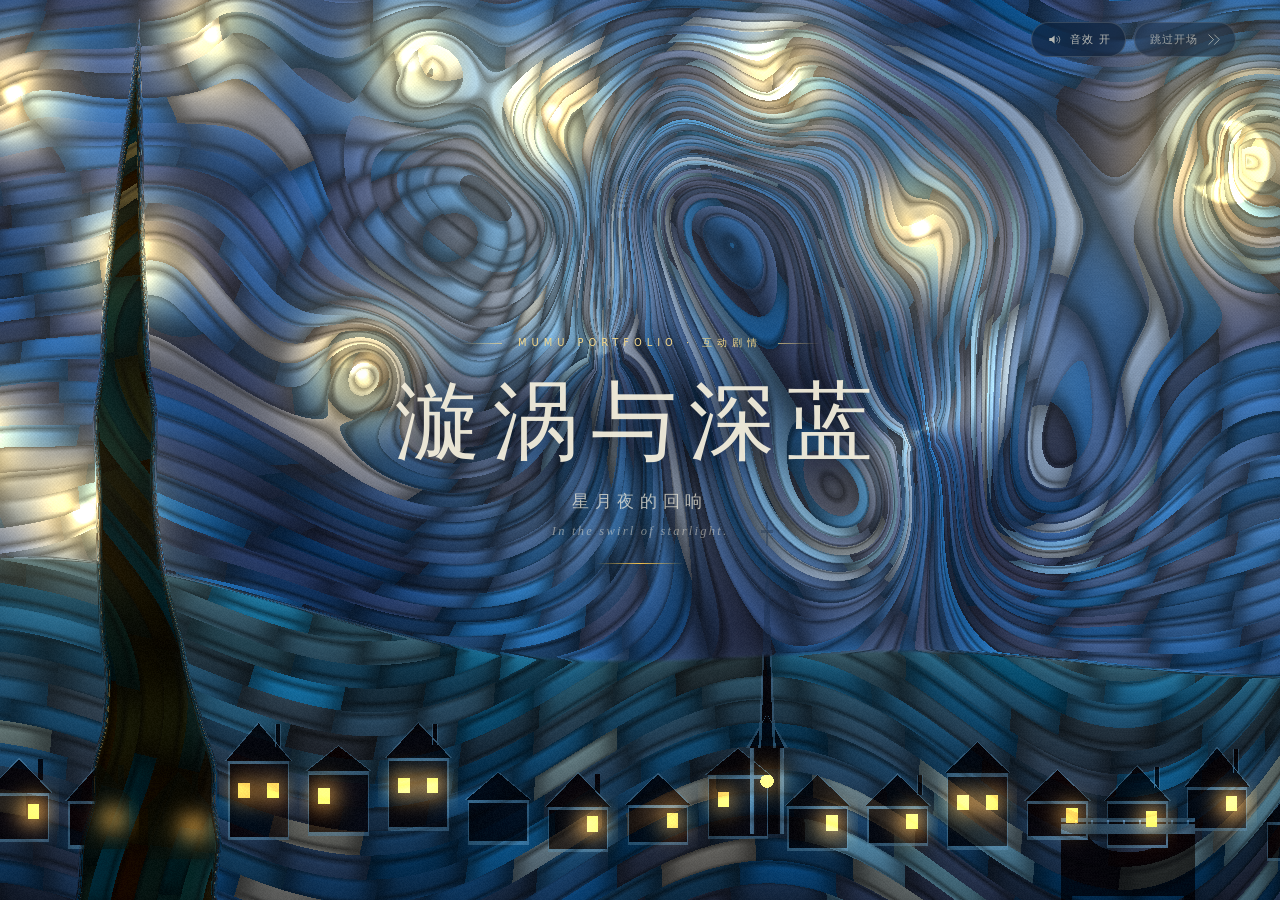
<file: demo/vortex-intro.html>
<!DOCTYPE html>
<html lang="zh-CN">
<head>
<meta charset="UTF-8" />
<meta name="viewport" content="width=device-width, initial-scale=1.0, viewport-fit=cover" />
<meta name="theme-color" content="#071124" />
<meta name="description" content="《漩涡与深蓝：星月夜的回响》作品集开场动画 · 从线稿显影到流动油画的星夜演出" />
<link rel="icon" href="data:," />
<title>漩涡与深蓝 · 星月夜的回响 — 开场演出</title>
<style>
  :root{
    --night-950:#071124; --night-900:#0d1f3c; --night-800:#132c52;
    --ultramarine:#2a4d8f; --cobalt:#3f6db4; --teal:#4d8ba6;
    --gold:#f2c14e; --gold-soft:#f6d98a; --amber:#d98b2e;
    --ivory:#f4efdd; --cypress:#0c2418; --cyan:#7fd4e8;
    --ok:#7fd8a4; --warn:#f2c14e; --danger:#e86a5e; --info:#7fb8e8;
    --text:rgba(244,239,221,.94); --text-soft:rgba(244,239,221,.72); --text-mute:rgba(244,239,221,.48);
    --line:rgba(244,239,221,.16);
    --glass:rgba(10,22,44,.55); --glass-2:rgba(13,31,60,.62);
    --serif:"Noto Serif SC","Source Han Serif SC","Songti SC","STSong","SimSun",serif;
    --sans:"PingFang SC","Hiragino Sans GB","Microsoft YaHei",system-ui,sans-serif;
    --ease:cubic-bezier(.22,1,.36,1);
  }
  *{box-sizing:border-box;margin:0;padding:0}
  html,body{width:100%;height:100%}
  body{
    overflow:hidden;background:var(--night-950);color:var(--text);
    font-family:var(--sans);-webkit-font-smoothing:antialiased;
  }
  button{color:inherit;font:inherit;background:none;border:0;cursor:pointer;-webkit-tap-highlight-color:transparent}
  a{color:inherit;text-decoration:none}
  button:focus-visible,a:focus-visible,input:focus-visible,select:focus-visible{outline:2px solid var(--gold);outline-offset:3px}
  ::selection{background:rgba(242,193,78,.28)}

  /* ---- 画布与兜底 ---- */
  #stage{position:fixed;inset:0;width:100%;height:100%;display:block;z-index:0}
  .fallback{position:fixed;inset:0;z-index:0;display:none;
    background:
      radial-gradient(ellipse 60% 45% at 62% 30%, rgba(63,109,180,.55), transparent 70%),
      radial-gradient(ellipse 30% 26% at 86% 18%, rgba(242,193,78,.35), transparent 70%),
      radial-gradient(ellipse 24% 60% at 14% 60%, rgba(12,36,24,.9), transparent 75%),
      linear-gradient(180deg,#0a1a38 0%,#132c52 55%,#0c2036 78%,#071124 100%);
  }
  body.no-gl .fallback{display:block}
  body.no-gl #stage{display:none}

  /* ---- 开场标题 ---- */
  .intro-title{
    position:fixed;inset:0;z-index:30;display:flex;flex-direction:column;align-items:center;justify-content:center;
    text-align:center;pointer-events:none;padding:0 6vw;
    opacity:1;transition:opacity .9s var(--ease),transform .9s var(--ease),filter .9s var(--ease);
  }
  .intro-title.out{opacity:0;transform:scale(1.06);filter:blur(6px)}
  .intro-eyebrow{font-size:.62rem;letter-spacing:.5em;color:var(--gold-soft);text-transform:uppercase;
    display:flex;align-items:center;gap:1rem}
  .intro-eyebrow::before,.intro-eyebrow::after{content:"";width:2.6rem;height:1px;background:linear-gradient(90deg,transparent,rgba(246,217,138,.7))}
  .intro-eyebrow::after{background:linear-gradient(90deg,rgba(246,217,138,.7),transparent)}
  .intro-main{margin-top:1.4rem;font-family:var(--serif);font-weight:400;font-size:clamp(2.6rem,7.2vw,5.4rem);
    letter-spacing:.14em;line-height:1.15;text-shadow:0 2px 30px rgba(7,17,36,.85),0 0 60px rgba(7,17,36,.6)}
  .intro-sub{margin-top:1.1rem;font-family:var(--serif);font-size:clamp(.85rem,1.6vw,1.05rem);letter-spacing:.34em;color:var(--text-soft)}
  .intro-en{margin-top:.7rem;font:italic .78rem Georgia,serif;letter-spacing:.18em;color:var(--text-mute)}
  .intro-rule{margin-top:1.5rem;width:5.5rem;height:1px;background:linear-gradient(90deg,transparent,var(--gold),transparent)}

  /* ---- 常驻顶栏 ---- */
  .topbar{position:fixed;z-index:40;top:0;left:0;right:0;display:flex;align-items:flex-start;justify-content:space-between;
    padding:1.4rem clamp(1.2rem,3.4vw,3.4rem);pointer-events:none}
  .topbar>*{pointer-events:auto}
  .brand{display:flex;align-items:center;gap:.8rem;opacity:0;transform:translateY(-10px);
    transition:opacity 1s var(--ease) .15s,transform 1s var(--ease) .15s}
  body.is-ready .brand{opacity:1;transform:none}
  .brand-mark{width:2.5rem;height:2.5rem;color:var(--gold);filter:drop-shadow(0 0 10px rgba(242,193,78,.35))}
  .brand-name{font-family:var(--serif);font-size:1.02rem;letter-spacing:.3em}
  .brand-sub{display:block;margin-top:.22rem;font-size:.5rem;letter-spacing:.3em;color:var(--text-mute)}
  .top-right{display:flex;align-items:center;gap:.5rem}
  .nav{display:flex;gap:.2rem;opacity:0;transform:translateY(-10px);transition:opacity 1s var(--ease) .3s,transform 1s var(--ease) .3s}
  body.is-ready .nav{opacity:1;transform:none}
  .nav-btn{padding:.6rem .95rem;border-radius:999px;font-size:.72rem;letter-spacing:.14em;color:var(--text-soft);
    transition:color .2s,background .2s}
  .nav-btn:hover{color:var(--text);background:rgba(244,239,221,.08)}
  .nav-btn.active{color:var(--gold-soft);background:rgba(242,193,78,.1)}
  .chip{display:inline-flex;align-items:center;gap:.5rem;padding:.55rem .9rem;border-radius:999px;
    border:1px solid var(--line);background:var(--glass);backdrop-filter:blur(14px);-webkit-backdrop-filter:blur(14px);
    font-size:.68rem;letter-spacing:.1em;color:var(--text-soft);transition:border-color .2s,color .2s,background .2s}
  .chip:hover{border-color:rgba(242,193,78,.5);color:var(--text)}
  .chip svg{width:.95rem;height:.95rem}
  #sound-btn .wave{transition:opacity .2s}
  #sound-btn.muted .wave{opacity:.15}
  #sound-btn.muted .slash{opacity:1}
  #sound-btn .slash{opacity:0;transition:opacity .2s}
  #skip-btn{opacity:.75}
  body.is-ready #skip-btn{display:none}

  /* ---- 底部信息 ---- */
  .scene-tag{position:fixed;z-index:20;left:clamp(1.2rem,3.4vw,3.4rem);bottom:1.6rem;max-width:24rem;
    opacity:0;transform:translateY(12px);transition:opacity 1.1s var(--ease) .5s,transform 1.1s var(--ease) .5s;pointer-events:none}
  body.is-ready .scene-tag{opacity:1;transform:none}
  .scene-tag .over{font-size:.52rem;letter-spacing:.4em;color:var(--gold-soft)}
  .scene-tag h2{margin-top:.5rem;font-family:var(--serif);font-weight:400;font-size:1.35rem;letter-spacing:.2em}
  .scene-tag p{margin-top:.5rem;font-family:var(--serif);font-size:.74rem;letter-spacing:.12em;line-height:1.9;color:var(--text-soft)}
  .explore-hint{position:fixed;z-index:20;right:clamp(1.2rem,3.4vw,3.4rem);bottom:1.6rem;
    display:flex;flex-direction:column;align-items:center;gap:.55rem;color:var(--text-mute);
    opacity:0;transition:opacity 1.1s var(--ease) .7s,color .2s}
  body.is-ready .explore-hint{opacity:1}
  body.is-tour .explore-hint{opacity:0;pointer-events:none}
  .explore-hint:hover{color:var(--gold-soft)}
  .explore-hint span{font-size:.58rem;letter-spacing:.32em;writing-mode:vertical-rl}
  .explore-hint svg{width:1rem;height:1rem;animation:dip 2.2s var(--ease) infinite}
  @keyframes dip{0%,100%{transform:translateY(0);opacity:.5}50%{transform:translateY(6px);opacity:1}}

  /* ---- 导演台（调参面板） ---- */
  .director{position:fixed;z-index:25;right:clamp(1.2rem,3.4vw,3.4rem);top:50%;transform:translateY(-50%) translateX(16px);
    width:236px;max-height:min(72vh,560px);display:flex;flex-direction:column;
    border:1px solid var(--line);border-radius:14px;background:var(--glass);
    backdrop-filter:blur(18px);-webkit-backdrop-filter:blur(18px);
    box-shadow:0 18px 50px rgba(4,10,24,.5);opacity:0;pointer-events:none;
    transition:opacity 1.1s var(--ease) .65s,transform 1.1s var(--ease) .65s}
  body.is-ready .director{opacity:1;pointer-events:auto;transform:translateY(-50%)}
  /* 导览态：导演台 dock 为底部横条，避免遮挡章节卡片 */
  body.is-tour .director{top:auto;bottom:0;left:0;right:0;width:100%;max-height:44vh;transform:none;
    border-radius:16px 16px 0 0;transition:opacity .6s var(--ease)}
  body.is-tour .director-body{display:flex;flex-wrap:wrap;gap:0 1.1rem;overflow-y:auto;max-height:24vh;padding:.6rem 1.2rem .4rem}
  body.is-tour .director-body .ctl{flex:1 1 130px;min-width:118px;margin-bottom:.45rem}
  body.is-tour .director-actions{padding:.45rem 1.2rem .8rem}
  body.is-tour .tc-3,body.is-tour .tc-4{bottom:176px}
  body.is-tour .scene-tag{opacity:0;transition:opacity .5s var(--ease)}
  .director-head{display:flex;align-items:center;justify-content:space-between;padding:.85rem 1rem .6rem;
    border-bottom:1px solid rgba(244,239,221,.08)}
  .director-head b{font-size:.62rem;letter-spacing:.3em;color:var(--gold-soft);font-weight:400}
  #fps{font-size:.58rem;letter-spacing:.08em;color:var(--ok);font-variant-numeric:tabular-nums}
  .director-body{padding:.7rem 1rem .9rem;overflow-y:auto;scrollbar-width:thin;scrollbar-color:rgba(242,193,78,.45) rgba(13,31,60,.4)}
  .director-body::-webkit-scrollbar{width:6px}
  .director-body::-webkit-scrollbar-track{background:rgba(13,31,60,.4);border-radius:3px}
  .director-body::-webkit-scrollbar-thumb{background:rgba(242,193,78,.45);border-radius:3px}
  .director-body::-webkit-scrollbar-thumb:hover{background:rgba(242,193,78,.75)}
  .ctl{margin-bottom:.62rem}
  .ctl label{display:flex;justify-content:space-between;font-size:.6rem;letter-spacing:.14em;color:var(--text-soft);margin-bottom:.28rem}
  .ctl output{color:var(--gold-soft);font-variant-numeric:tabular-nums}
  .ctl input[type=range]{width:100%;height:16px;appearance:none;-webkit-appearance:none;background:transparent;cursor:pointer}
  .ctl input[type=range]::-webkit-slider-runnable-track{height:3px;border-radius:2px;
    background:linear-gradient(90deg,var(--ultramarine),var(--cobalt) 60%,var(--gold))}
  .ctl input[type=range]::-webkit-slider-thumb{-webkit-appearance:none;width:12px;height:12px;margin-top:-4.5px;border-radius:50%;
    background:var(--gold-soft);border:1px solid rgba(7,17,36,.6);box-shadow:0 0 8px rgba(242,193,78,.55)}
  .ctl input[type=range]::-moz-range-track{height:3px;border-radius:2px;background:linear-gradient(90deg,var(--ultramarine),var(--cobalt) 60%,var(--gold))}
  .ctl input[type=range]::-moz-range-thumb{width:12px;height:12px;border-radius:50%;background:var(--gold-soft);border:1px solid rgba(7,17,36,.6)}
  .ctl select{width:100%;padding:.4rem .5rem;border-radius:8px;border:1px solid var(--line);background:var(--night-900);
    color:var(--text-soft);font-size:.66rem;letter-spacing:.1em}
  .director-actions{display:flex;gap:.4rem;padding:.7rem 1rem .9rem;border-top:1px solid rgba(244,239,221,.08)}
  .d-btn{flex:1;padding:.5rem .2rem;border-radius:8px;border:1px solid var(--line);font-size:.6rem;letter-spacing:.08em;
    color:var(--text-soft);transition:all .2s;text-align:center}
  .d-btn:hover{border-color:rgba(242,193,78,.55);color:var(--gold-soft);background:rgba(242,193,78,.07)}
  .d-btn.primary{border-color:rgba(242,193,78,.5);color:var(--gold-soft)}
  #director-tab{display:none}

  /* ---- 导览态 ---- */
  .tour{position:fixed;inset:0;z-index:18;display:flex;align-items:center;justify-content:center;
    opacity:0;visibility:hidden;transition:opacity .8s var(--ease),visibility .8s;pointer-events:none}
  body.is-tour .tour{opacity:1;visibility:visible;pointer-events:auto}
  .tour-center{text-align:center;max-width:34rem;padding:0 1rem;transform:translateY(14px);transition:transform .9s var(--ease)}
  body.is-tour .tour-center{transform:none}
  .tour-center .over{font-size:.56rem;letter-spacing:.5em;color:var(--gold-soft)}
  .tour-center h1{margin-top:1rem;font-family:var(--serif);font-weight:400;font-size:clamp(2.2rem,5.4vw,3.8rem);letter-spacing:.16em;
    text-shadow:0 2px 26px rgba(7,17,36,.9)}
  .tour-center .sub{margin-top:.8rem;font-family:var(--serif);font-size:.85rem;letter-spacing:.3em;color:var(--text-soft)}
  .tour-center .meta{margin-top:1.2rem;font-size:.6rem;letter-spacing:.24em;color:var(--text-mute)}
  .tour-back{margin-top:1.8rem;display:inline-flex;align-items:center;gap:.6rem;padding:.6rem 1.3rem;border-radius:999px;
    border:1px solid var(--line);background:var(--glass);backdrop-filter:blur(12px);font-size:.68rem;letter-spacing:.16em;color:var(--text-soft);transition:all .2s}
  .tour-back:hover{border-color:rgba(242,193,78,.55);color:var(--gold-soft)}
  .tour-card{position:absolute;width:min(240px,26vw);padding:1rem 1.1rem;border-radius:14px;text-align:left;
    border:1px solid var(--line);background:var(--glass-2);backdrop-filter:blur(16px);-webkit-backdrop-filter:blur(16px);
    box-shadow:0 14px 40px rgba(4,10,24,.45);transition:border-color .25s,box-shadow .25s;cursor:pointer;
    opacity:0;transform:translateY(18px)}
  body.is-tour .tour-card{opacity:1;transform:none;transition:opacity .8s var(--ease),transform .8s var(--ease),border-color .25s,box-shadow .25s}
  body.is-tour .tour-card:nth-child(2){transition-delay:.1s}
  body.is-tour .tour-card:nth-child(3){transition-delay:.2s}
  body.is-tour .tour-card:nth-child(4){transition-delay:.3s}
  body.is-tour .tour-card:nth-child(5){transition-delay:.4s}
  .tour-card:hover,.tour-card.open{border-color:rgba(242,193,78,.5);box-shadow:0 18px 50px rgba(4,10,24,.6),0 0 24px rgba(242,193,78,.08)}
  .tour-card .no{font-size:.52rem;letter-spacing:.34em;color:var(--gold-soft)}
  .tour-card h3{margin-top:.45rem;font-family:var(--serif);font-weight:400;font-size:1.02rem;letter-spacing:.12em}
  .tour-card .hook{margin-top:.5rem;font-size:.68rem;line-height:1.85;color:var(--text-soft);letter-spacing:.04em}
  .tour-card .detail{max-height:0;overflow:hidden;transition:max-height .5s var(--ease),margin .5s var(--ease);
    font-size:.64rem;line-height:1.9;color:var(--text-mute);letter-spacing:.04em}
  .tour-card.open .detail{max-height:11rem;margin-top:.6rem;overflow-y:auto;scrollbar-width:thin;scrollbar-color:rgba(242,193,78,.4) transparent}
  .tour-card .detail::-webkit-scrollbar{width:5px}
  .tour-card .detail::-webkit-scrollbar-thumb{background:rgba(242,193,78,.4);border-radius:3px}
  .tour-card .more{margin-top:.6rem;font-size:.54rem;letter-spacing:.2em;color:var(--text-mute)}
  .tour-card.open .more{color:var(--gold-soft)}
  .tc-1{left:6%;top:20%}.tc-2{right:6%;top:16%}.tc-3{right:8%;bottom:18%}.tc-4{left:8%;bottom:16%}
  .tour-card a{color:var(--info);border-bottom:1px solid rgba(127,184,232,.4)}

  /* ---- 联系弹层 ---- */
  .contact{position:fixed;z-index:50;top:4.6rem;right:clamp(1.2rem,3.4vw,3.4rem);width:min(280px,86vw);
    padding:1.2rem 1.3rem;border-radius:14px;border:1px solid var(--line);background:var(--glass-2);
    backdrop-filter:blur(18px);box-shadow:0 18px 50px rgba(4,10,24,.55);
    opacity:0;visibility:hidden;transform:translateY(-8px);transition:all .35s var(--ease)}
  .contact.open{opacity:1;visibility:visible;transform:none}
  .contact h3{font-family:var(--serif);font-weight:400;font-size:.95rem;letter-spacing:.2em;color:var(--gold-soft)}
  .contact p{margin-top:.6rem;font-size:.68rem;line-height:1.9;color:var(--text-soft)}
  .contact a{display:inline-flex;align-items:center;gap:.45rem;margin-top:.8rem;font-size:.68rem;color:var(--info);
    border-bottom:1px solid rgba(127,184,232,.4);padding-bottom:.15rem}
  .contact a:hover{color:var(--cyan)}

  .toast{position:fixed;z-index:60;left:50%;bottom:5.4rem;transform:translateX(-50%) translateY(8px);
    padding:.6rem 1.2rem;border-radius:999px;border:1px solid rgba(242,193,78,.4);background:var(--glass-2);
    backdrop-filter:blur(12px);font-size:.66rem;letter-spacing:.14em;color:var(--gold-soft);
    opacity:0;visibility:hidden;transition:all .4s var(--ease);pointer-events:none}
  .toast.show{opacity:1;visibility:visible;transform:translateX(-50%)}

  /* ---- 响应式 ---- */
  @media (max-width:1200px){
    body.is-tour .tc-3,body.is-tour .tc-4{bottom:250px}
    body.is-tour .tc-1,body.is-tour .tc-2{top:12%}
  }
  @media (max-width:900px){
    .director{width:212px}
    .tour-card{width:min(210px,30vw)}
  }
  @media (max-width:700px){
    .topbar{padding:1rem 1.1rem;align-items:center}
    .brand-sub{display:none}
    .brand{gap:.5rem}
    .brand-mark{width:1.6rem;height:1.6rem}
    .brand-name{font-size:.72rem;letter-spacing:.08em;white-space:nowrap}
    .nav{gap:.1rem}
    .nav-btn{padding:.4rem .45rem;font-size:.6rem;letter-spacing:.05em;white-space:nowrap}
    .chip{padding:.45rem .6rem;gap:.35rem;font-size:.62rem;white-space:nowrap}
    body:not(.is-ready) .brand,body:not(.is-ready) .nav{display:none}
    body:not(.is-ready) .topbar{justify-content:flex-end;gap:.5rem}
    .scene-tag{bottom:1.1rem;max-width:60vw}
    .scene-tag h2{font-size:1.05rem}
    .scene-tag p{display:none}
    .explore-hint{right:1.1rem;bottom:1.1rem;flex-direction:row;gap:.4rem}
    .explore-hint span{writing-mode:horizontal-tb;letter-spacing:.18em}
    .director{top:auto;bottom:0;right:0;left:0;width:100%;max-height:46vh;transform:translateY(105%);
      border-radius:16px 16px 0 0;transition:transform .5s var(--ease),opacity .5s}
    body.is-ready .director{transform:translateY(105%);opacity:1}
    body.is-ready.panel-open .director{transform:translateY(0)}
    #director-tab{display:inline-flex;position:fixed;z-index:26;right:1.1rem;bottom:4.2rem;
      opacity:0;transition:opacity 1s var(--ease) .7s}
    body.is-ready #director-tab{opacity:1}
    body.panel-open #director-tab{opacity:0;pointer-events:none}
    .tour{flex-direction:column;justify-content:flex-start;overflow-y:auto;padding:5.4rem 1.1rem 2rem;
      scrollbar-width:thin;scrollbar-color:rgba(242,193,78,.4) rgba(13,31,60,.4)}
    .tour::-webkit-scrollbar{width:6px}
    .tour::-webkit-scrollbar-thumb{background:rgba(242,193,78,.4);border-radius:3px}
    .tour-center{order:-1;margin-bottom:1.4rem}
    .tour-card{position:static;width:100%;margin-bottom:.8rem}
    .tc-1,.tc-2,.tc-3,.tc-4{left:auto;right:auto;top:auto;bottom:auto}
    .intro-main{letter-spacing:.08em}
  }
  @media (prefers-reduced-motion:reduce){
    *,*::before,*::after{animation-duration:.01ms!important;transition-duration:.15s!important}
  }
</style>
</head>
<body>
<canvas id="stage" aria-label="星月夜流动油画场景"></canvas>
<div class="fallback" aria-hidden="true"></div>

<!-- 开场标题 -->
<div class="intro-title" id="intro-title" aria-hidden="true">
  <div class="intro-eyebrow">MuMu Portfolio · 互动剧情</div>
  <h1 class="intro-main">漩涡与深蓝</h1>
  <div class="intro-sub">星月夜的回响</div>
  <div class="intro-en">In the swirl of starlight.</div>
  <div class="intro-rule"></div>
</div>

<!-- 顶栏 -->
<header class="topbar">
  <a class="brand" href="#" id="brand" aria-label="回到主视觉">
    <svg class="brand-mark" viewBox="0 0 44 44" fill="none" aria-hidden="true">
      <path d="M22 6c9 0 16 6.5 16 15 0 7-5.5 12-12 12-5.4 0-9.5-3.8-9.5-8.6 0-4 3-7 6.8-7 3 0 5.2 2.1 5.2 4.8" stroke="currentColor" stroke-width="1.6" stroke-linecap="round"/>
      <circle cx="28.5" cy="22.2" r="1.7" fill="currentColor"/>
      <circle cx="9" cy="12" r="1.2" fill="currentColor" opacity=".8"/>
      <circle cx="36" cy="9" r="1" fill="currentColor" opacity=".6"/>
    </svg>
    <span><span class="brand-name">暮幕 · 漩涡与深蓝</span><span class="brand-sub">VORTEX &amp; DEEP BLUE · STARRY NIGHT</span></span>
  </a>
  <div class="top-right">
    <nav class="nav" aria-label="作品集导航">
      <button class="nav-btn" id="nav-works" type="button">作品</button>
      <button class="nav-btn" id="nav-about" type="button">关于</button>
      <button class="nav-btn" id="nav-contact" type="button">联系</button>
    </nav>
    <button class="chip" id="sound-btn" type="button" aria-pressed="true" title="环境音效开关 (M)">
      <svg viewBox="0 0 20 20" fill="none" aria-hidden="true">
        <path d="M3 8v4h3l4 3.5v-11L6 8H3Z" fill="currentColor"/>
        <path class="wave" d="M13 7.5a3.5 3.5 0 0 1 0 5M15.2 5.5a6.5 6.5 0 0 1 0 9" stroke="currentColor" stroke-linecap="round"/>
        <path class="slash" d="M3.5 3.5l13 13" stroke="currentColor" stroke-linecap="round"/>
      </svg>
      <span id="sound-label">音效 开</span>
    </button>
    <button class="chip" id="skip-btn" type="button">跳过开场
      <svg viewBox="0 0 16 16" fill="none" aria-hidden="true"><path d="M3 3l5 5-5 5M9 3l5 5-5 5" stroke="currentColor" stroke-linecap="round" stroke-linejoin="round"/></svg>
    </button>
  </div>
</header>

<!-- 左下场景名 -->
<div class="scene-tag">
  <div class="over">SAINT-RÉMY · 1889</div>
  <h2>圣雷米 · 星月夜</h2>
  <p>让思绪随星光，坠入一场蓝色的梦。<br/>笔触在流动，夜在呼吸。</p>
</div>

<!-- 右下滚动提示 -->
<button class="explore-hint" id="explore-hint" type="button" aria-label="进入章节导览">
  <span>滚动进入导览</span>
  <svg viewBox="0 0 16 16" fill="none" aria-hidden="true"><path d="M3 6l5 5 5-5" stroke="currentColor" stroke-linecap="round" stroke-linejoin="round"/></svg>
</button>

<!-- 导演台 -->
<button class="chip" id="director-tab" type="button">
  <svg viewBox="0 0 16 16" fill="none" aria-hidden="true"><path d="M2 5h12M2 11h12" stroke="currentColor" stroke-linecap="round"/><circle cx="6" cy="5" r="1.8" fill="currentColor"/><circle cx="10" cy="11" r="1.8" fill="currentColor"/></svg>
  调参
</button>
<aside class="director" id="director" aria-label="导演台 · 实时调参">
  <div class="director-head"><b>导演台 · LIVE</b><span id="fps">-- fps</span></div>
  <div class="director-body">
    <div class="ctl"><label>笔触流速 <output id="o-flow">1.0</output></label><input type="range" id="c-flow" min="0" max="2.5" step="0.05" value="1"></div>
    <div class="ctl"><label>涡旋强度 <output id="o-swirl">1.0</output></label><input type="range" id="c-swirl" min="0" max="2" step="0.05" value="1"></div>
    <div class="ctl"><label>笔触密度 <output id="o-dens">1.0</output></label><input type="range" id="c-dens" min="0.6" max="1.8" step="0.05" value="1"></div>
    <div class="ctl"><label>星月辉光 <output id="o-bloom">1.0</output></label><input type="range" id="c-bloom" min="0" max="2" step="0.05" value="1"></div>
    <div class="ctl"><label>星月旋转 <output id="o-spin">0.8</output></label><input type="range" id="c-spin" min="0" max="2" step="0.05" value="0.8"></div>
    <div class="ctl"><label>画布颗粒 <output id="o-grain">0.5</output></label><input type="range" id="c-grain" min="0" max="1" step="0.05" value="0.5"></div>
    <div class="ctl"><label>视差幅度 <output id="o-par">1.0</output></label><input type="range" id="c-par" min="0" max="2" step="0.05" value="1"></div>
    <div class="ctl"><label>色调冷暖 <output id="o-warm">0.5</output></label><input type="range" id="c-warm" min="0" max="1" step="0.05" value="0.5"></div>
    <div class="ctl"><label>开场节奏 <output id="o-tempo">1.0×</output></label><input type="range" id="c-tempo" min="0.5" max="2" step="0.1" value="1"></div>
    <div class="ctl"><label>渲染画质</label>
      <select id="c-quality"><option value="auto" selected>自动（按帧率调节）</option><option value="1">高 · 全分辨率</option><option value="0.8">中 · 0.8×</option><option value="0.62">低 · 0.62×</option></select>
    </div>
  </div>
  <div class="director-actions">
    <button class="d-btn primary" id="btn-replay" type="button">重播开场</button>
    <button class="d-btn" id="btn-random" type="button">随机笔触</button>
    <button class="d-btn" id="btn-export" type="button">导出静帧</button>
  </div>
</aside>

<!-- 导览态 -->
<section class="tour" id="tour" aria-label="章节导览">
  <div class="tour-center">
    <div class="over">AN INTERACTIVE FICTION</div>
    <h1>漩涡与深蓝</h1>
    <div class="sub">星月夜的回响</div>
    <div class="meta">三章 · 双结局 · 互动剧情</div>
    <button class="tour-back" id="tour-back" type="button">
      <svg width="12" height="12" viewBox="0 0 16 16" fill="none" aria-hidden="true"><path d="M10 3L5 8l5 5" stroke="currentColor" stroke-linecap="round" stroke-linejoin="round"/></svg>
      返回主视觉
    </button>
  </div>
  <article class="tour-card tc-1" data-card tabindex="0" role="button" aria-expanded="false">
    <div class="no">CHAPTER 01</div><h3>雨夜沙龙</h3>
    <p class="hook">圣雷米的雨夜，沙龙墙上的《星月夜》前，一桩命案悄然发生。</p>
    <div class="detail">书房里的血泊、倒下的青铜雕塑、被撕下的画布碎片与一张旧纸片——所有线索都藏在颜料之下。放大镜扫过之处，星光的漩涡开始倒转。</div>
    <div class="more">点击展开 · 章节手记</div>
  </article>
  <article class="tour-card tc-2" data-card tabindex="0" role="button" aria-expanded="false">
    <div class="no">CHAPTER 02</div><h3>庄园往事</h3>
    <p class="hook">石砌外墙、瓦垄与柏树夹道，壁炉边的往事缓缓展开。</p>
    <div class="detail">两条路线在此分岔：夜访父亲的公司，或直上后山神社的石阶。而画库深处，静静挂着一幅逆向的《星月夜》——漩涡的方向，恰好相反。</div>
    <div class="more">点击展开 · 章节手记</div>
  </article>
  <article class="tour-card tc-3" data-card tabindex="0" role="button" aria-expanded="false">
    <div class="no">CHAPTER 03 · FINALE</div><h3>双结局</h3>
    <p class="hook">临时借用的档案室里，真相只差最后一笔。</p>
    <div class="detail">公开真相，或篡改报告。黄昏露台的一杯咖啡，与夜晚修复室里逆向的星空，各自通向一种结局。终章之后，没有「继续下一章」——只有回响。</div>
    <div class="more">点击展开 · 章节手记</div>
  </article>
  <article class="tour-card tc-4" data-card tabindex="0" role="button" aria-expanded="false">
    <div class="no">ABOUT</div><h3>关于本作</h3>
    <p class="hook">暮幕 MuMu · 零依赖互动剧情引擎上的一部蓝色悬疑。</p>
    <div class="detail">原生 HTML / Canvas / Web Audio 构建，无第三方依赖。本页开场演出由自定义 GLSL 流场笔触着色器实时绘制，向 1889 年的那夜星空致意。<br/><a href="https://github.com/Yonger-wind/MuMu-" target="_blank" rel="noopener noreferrer">GitHub · Yonger-wind/MuMu-</a></div>
    <div class="more">点击展开 · 制作手记</div>
  </article>
</section>

<!-- 联系弹层 -->
<div class="contact" id="contact" role="dialog" aria-label="联系方式">
  <h3>联系 · Contact</h3>
  <p>作品与引擎源码托管于 GitHub，欢迎 Issue 交流剧情分支、着色器与演出时序。</p>
  <a href="https://github.com/Yonger-wind/MuMu-" target="_blank" rel="noopener noreferrer">
    <svg width="13" height="13" viewBox="0 0 16 16" fill="currentColor" aria-hidden="true"><path d="M8 .5a7.5 7.5 0 0 0-2.37 14.62c.37.07.51-.16.51-.36v-1.27c-2.09.45-2.53-1-2.53-1-.34-.87-.83-1.1-.83-1.1-.68-.47.05-.46.05-.46.75.05 1.15.77 1.15.77.67 1.15 1.76.82 2.19.63.07-.49.26-.82.48-1.01-1.67-.19-3.42-.83-3.42-3.7 0-.82.29-1.49.77-2.01-.08-.19-.33-.95.07-1.98 0 0 .63-.2 2.06.77a7.16 7.16 0 0 1 3.75 0c1.43-.97 2.06-.77 2.06-.77.4 1.03.15 1.79.07 1.98.48.52.77 1.19.77 2.01 0 2.88-1.76 3.51-3.43 3.69.27.23.51.69.51 1.39v2.07c0 .2.14.43.52.36A7.5 7.5 0 0 0 8 .5Z"/></svg>
    Yonger-wind / MuMu-
  </a>
</div>

<div class="toast" id="toast" role="status"></div>

<script>
'use strict';
/* ============================================================
   配置层：时间轴 / 相机 / 视差 / 笔触 —— 与渲染和 UI 解耦
   ============================================================ */
const CONFIG = {
  timeline: {            // 单位：秒（受「开场节奏」倍率缩放）
    titleOut: 1.10,      // 标题开始退场
    irisStart: 1.25, irisEnd: 2.10,  // 圆形扩散转场
    lineStart: 1.80, lineEnd: 5.40,  // 双 tracer 勾勒：左上入笔下旋 / 右下入笔上旋，汇于涡心
    paintStart: 4.60, paintEnd: 8.60,// 油画自 tracer 轨迹向外逐块晕染（放慢，看清填色）
    readyAt: 8.90        // UI 浮现
  },
  camera: { pushFrom: 1.10, pushTo: 1.0, pushDur: 7.0, breathAmp: 0.0055, breathHz: 0.085 },
  parallax: { sky: 0.5, land: 1.0, cypress: 1.8, base: 0.012 },
  tempo: 1.0,
  seed: 1889.0
};

const $ = id => document.getElementById(id);
const clamp = (v, a, b) => Math.min(b, Math.max(a, v));
const smooth = (a, b, t) => { const x = clamp((t - a) / (b - a), 0, 1); return x * x * (3 - 2 * x); };
const easeOutCubic = t => 1 - Math.pow(1 - clamp(t, 0, 1), 3);
const reducedMotion = matchMedia('(prefers-reduced-motion: reduce)').matches;

/* ============================================================
   着色器：流场驱动的厚涂笔触 + 线稿显影 + 光学后处理
   ============================================================ */
const VERT = `attribute vec2 aPos;void main(){gl_Position=vec4(aPos,0.,1.);}`;
const FRAG = `
precision highp float;
uniform vec2 uRes;uniform float uTime;
uniform float uTitle,uIris,uLine,uPaint,uZoom,uFade;
uniform vec2 uMouse;uniform float uPar;
uniform vec3 uPtr;uniform vec3 uClick;uniform vec2 uTwinkle;
uniform float uFlow,uSwirl,uDens,uBloom,uGrain,uWarm,uSeed,uSpin;
uniform vec2 uStars[10];
float A;float M;
const vec2 C1=vec2(0.46,0.60);
const vec2 C2=vec2(0.665,0.52);
const vec2 MOON=vec2(0.865,0.80);
const float CHX=0.565;
const float TAU=6.2831853;
/* 双 tracer 螺旋参数：轨迹即最终主涡旋亮臂 */
const float TR_R0=0.34;
const float TR_K=0.22;
const float TR_PHI=12.9;
const float TR_A0=1.5707963;

float h21(vec2 p){p=fract(p*vec2(234.34,435.345));p+=dot(p,p+34.23);return fract(p.x*p.y);}
float h11(float n){return fract(sin(n)*43758.5453);}
float noise(vec2 p){vec2 i=floor(p),f=fract(p);f=f*f*(3.-2.*f);
  float a=h21(i),b=h21(i+vec2(1.,0.)),c=h21(i+vec2(0.,1.)),d=h21(i+vec2(1.,1.));
  return mix(mix(a,b,f.x),mix(c,d,f.x),f.y);}
float fbm(vec2 p){float v=0.,w=.5;for(int i=0;i<3;i++){v+=w*noise(p);p=p*2.03+vec2(17.3,9.1);w*=.5;}return v;}
vec2 D(vec2 p,vec2 c){return (p-c)*vec2(M,1.);}

float ridge(float x){return 0.315+0.05*sin(x*4.6+1.4)+0.024*sin(x*10.7+0.6);}
float cypW(float y){
  float t=clamp(y/0.94,0.,1.);
  float w=0.052*pow(1.-t,0.75);
  w*=0.62+0.75*noise(vec2(y*7.,uTime*0.06+uSeed));
  w+=0.020*pow(1.-t,1.5)*noise(vec2(y*17.,3.1));
  w+=0.010*pow(1.-t,2.)*noise(vec2(y*23.,4.7));
  return max(w,0.0015);
}
float cypX(float y){return 0.155+(0.012*sin(y*6.+1.)+(noise(vec2(y*5.,8.2))-0.5)*0.02)/M;}

vec2 vort(vec2 p,vec2 c,float rad,float s){
  vec2 r=D(p,c)+1e-4;float d2=dot(r,r);
  return vec2(-r.y,r.x)/max(sqrt(d2),0.02)*exp(-d2/(rad*rad))*s;
}
vec2 skyFlow(vec2 p){
  vec2 f=vec2(0.85,0.10*sin(p.x*6.+uTime*0.08));
  f+=vort(p,C1,0.30,1.05*uSwirl);
  f+=vort(p,C2,0.17,-0.75*uSwirl);
  for(int i=0;i<10;i++)f+=vort(p,uStars[i],0.06,0.07);
  f+=vort(p,MOON,0.10,0.22);
  f+=(vec2(fbm(p*2.5+uTime*0.02),fbm(p*2.5+31.7))-0.5)*0.25;
  /* 涡心与星月附近改为横向翻卷，避免针状螺纹与同心"指纹眼" */
  vec2 r1=D(p,C1);vec2 r2=D(p,C2);
  float core=exp(-dot(r1,r1)/0.026)+exp(-dot(r2,r2)/0.014);
  for(int i=0;i<10;i++){vec2 rs=D(p,uStars[i]);core+=exp(-dot(rs,rs)/0.0045)*0.9;}
  vec2 rmo=D(p,MOON);core+=exp(-dot(rmo,rmo)/0.012)*0.9;
  f=mix(f,vec2(0.9,0.15),clamp(core,0.,1.)*0.8);
  vec2 pr=D(p,uPtr.xy)+1e-4;float pd=dot(pr,pr);
  f+=vec2(-pr.y,pr.x)/max(sqrt(pd),0.02)*exp(-pd/0.006)*uPtr.z*1.6;
  return f;
}

vec3 skyCol(vec2 p){
  vec3 col=mix(vec3(0.035,0.082,0.168),vec3(0.065,0.150,0.280),smoothstep(0.15,0.8,p.y));
  float n=fbm(p*vec2(M,1.)*3.+uTime*0.015);
  col=mix(col,vec3(0.16,0.33,0.58),0.42*n);
  float warp=fbm(p*5.)*1.1;
  vec2 r1=D(p,C1);float d1=length(r1);
  /* 亮臂与勾勒 tracer 同旋向同涡心；半径项设下限，避免涡心出现针状密环 */
  float ph1=atan(r1.y,r1.x)-TR_A0-log(TR_R0/max(d1,0.18))/0.55;
  float arm1=0.5+0.5*cos(ph1+warp-uTime*0.10*uSwirl);
  float m1=exp(-d1*d1/0.09);
  col=mix(col,vec3(0.62,0.74,0.82),arm1*m1*0.40);
  col=mix(col,vec3(0.78,0.80,0.62),pow(arm1,3.)*m1*0.20);
  col+=vec3(0.55,0.66,0.76)*exp(-d1*d1/0.010)*0.16;
  vec2 r2=D(p,C2);float d2=length(r2);
  float arm2=0.5+0.5*sin(atan(r2.y,r2.x)*2.-d2*7.+uTime*0.08*uSwirl+warp*1.2);
  float m2=exp(-d2*d2/0.030);
  col=mix(col,vec3(0.56,0.68,0.78),arm2*m2*0.34);
  col=mix(col,vec3(0.75,0.77,0.60),pow(arm2,3.)*m2*0.16);
  col+=vec3(0.50,0.62,0.72)*exp(-d2*d2/0.004)*0.13;
  float band=exp(-pow((p.y-0.42)*6.,2.));
  col=mix(col,vec3(0.40,0.55,0.66),band*0.32*(0.5+0.5*sin(p.x*14.+fbm(p*4.)*4.)));
  return col;
}

/* 厚涂笔触：沿流场方向的连续短弧刷痕 + 刷毛纹理 + 堆积高光（第一版观感） */
vec3 strokes(vec2 p,vec3 base,vec2 dir,float spd){
  dir=normalize(dir+vec2(1e-4,0.));
  vec2 pp=vec2(-dir.y,dir.x);
  vec2 pm=p*vec2(M,1.);
  vec2 q=pm+(vec2(fbm(pm*4.+uTime*0.03),fbm(pm*4.+47.2-uTime*0.025))-0.5)*0.006;
  float s=dot(q,dir)-uTime*spd;
  float t=dot(q,pp);
  float L=0.10/uDens,W=0.024/uDens;
  float row=floor(t/W);
  s+=h11(row*3.7+uSeed)*L;
  vec2 cell=vec2(floor(s/L),row);
  float tj=t+(h21(cell+3.3)-0.5)*W*0.7;
  vec2 f=vec2(fract(s/L),fract(tj/W));
  float r1=h21(cell+uSeed),r2=h21(cell+uSeed+19.7),r3=h21(cell+uSeed+71.3);
  float body=smoothstep(0.0,0.25,f.x)*smoothstep(1.0,0.75,f.x);
  float edge=smoothstep(0.0,0.22,f.y)*smoothstep(1.0,0.78,f.y);
  float bristle=0.95+0.05*sin(f.y*5.+r1*20.);
  float hgt=body*edge*bristle;
  vec3 sc=base*(0.70+0.55*r2);
  sc+=(r3-0.5)*vec3(-0.08,0.06,0.14);
  if(r1>0.90)sc+=vec3(0.18,0.16,0.10);
  else if(r1<0.06)sc+=vec3(-0.02,0.04,0.06);
  float patch=0.4+0.6*noise(vec2(f.x*3.+r1*9.,row*0.7));
  sc*=0.92+0.30*hgt+0.14*smoothstep(0.45,0.9,f.y)*body*patch;
  sc*=0.86+0.26*sin(f.x*3.14159);
  sc*=1.0-0.10*smoothstep(0.5,0.0,f.y)*body;
  sc*=0.86+0.14*edge;
  return sc;
}

/* 村落 / 教堂 / 小桥：流体版剪影建筑融入油画夜（暗色体块 + 月光描边 + 方形金窗） */
vec4 village(vec2 p){
  float hw=0.052;
  float id=floor(p.x/hw);
  float fx=fract(p.x/hw);
  float r1=h11(id*7.13+uSeed),r2=h11(id*3.7+1.3),r3=h11(id*9.1+5.),r4=h11(id*5.3+9.1);
  float base=0.070+r1*0.035;
  float hh=0.040+r2*0.045;
  float top=base+hh;
  float x0=0.12,x1=0.88;
  float body=step(x0,fx)*step(fx,x1)*step(base,p.y)*step(p.y,top);
  float roofH=0.026+r3*0.016;
  float ry=(p.y-top)/roofH;
  float roof=step(top,p.y)*step(p.y,top+roofH)*step(abs(fx-0.5),0.42*(1.-ry));
  float chx=0.68+r4*0.12;
  float chim=step(abs(fx-chx),0.035)*step(top+roofH*0.35,p.y)*step(p.y,top+roofH*0.95)*step(0.5,r3);
  float cov=max(body,max(roof,chim));
  /* 教堂：塔身 / 尖顶 / 玫瑰窗 / 十字 finial */
  float dx=abs(p.x-CHX)*M;
  float spire=step(dx,0.009*(1.-clamp((p.y-0.19)/0.21,0.,1.)))*step(0.19,p.y)*step(p.y,0.40);
  float cbody=step(dx,0.018)*step(0.10,p.y)*step(p.y,0.19);
  float croof=step(0.19,p.y)*step(p.y,0.225)*step(dx,0.022*(1.-(p.y-0.19)/0.035));
  float cross=clamp(step(dx,0.0015)*step(0.40,p.y)*step(p.y,0.425)
              +step(abs(p.y-0.415),0.0015)*step(dx,0.006),0.,1.);
  cov=max(cov,max(cbody,max(spire,max(croof,cross))));
  /* 石桥：桥面 / 拱洞 / 桥墩 / 栏杆 */
  vec2 bp=D(p,vec2(0.80,0.075));
  float deck=step(abs(bp.y-0.030),0.005)*step(abs(bp.x),0.070);
  float stone=step(abs(bp.x),0.070)*step(-0.040,bp.y)*step(bp.y,0.030);
  float opening=step(length(vec2(bp.x,(bp.y-0.028)*1.9)),0.042)*step(bp.y,0.028);
  stone*=1.-opening;
  float pier=step(abs(abs(bp.x)-0.064),0.006)*step(-0.045,bp.y)*step(bp.y,0.030);
  float rail=step(abs(bp.y-0.040),0.002)*step(abs(bp.x),0.070)
            +step(0.90,fract((bp.x+0.07)*60.))*step(0.030,bp.y)*step(bp.y,0.040)*step(abs(bp.x),0.070);
  float br=max(deck,max(stone,max(pier,rail)));
  cov=max(cov,br);
  /* 暗色剪影体块 + 极弱侧光 */
  vec3 col=vec3(0.012,0.024,0.052)*cov;
  col+=vec3(0.020,0.036,0.062)*body*smoothstep(x0,x1,fx)*0.6;
  /* 月光描边：体块外缘一线冷光（流体版轮廓光） */
  float eBody=body*(step(fx,x0+0.016)+step(x1-0.016,fx)+step(p.y,base+0.0035)+step(top-0.0035,p.y));
  float eRoof=roof*step(0.42*(1.-ry)-0.018,abs(fx-0.5));
  float eChim=chim*step(0.027,abs(fx-chx));
  float eCh=clamp(cbody*step(0.014,dx)
             +spire*step(0.006*(1.-clamp((p.y-0.19)/0.21,0.,1.)),dx)
             +croof*step(0.018*(1.-(p.y-0.19)/0.035),dx),0.,1.);
  float eBr=clamp(deck+rail,0.,1.);
  float rim=clamp(eBody+eRoof+eChim+eCh+eBr,0.,1.);
  col+=vec3(0.38,0.66,0.82)*rim*0.42;
  col+=vec3(0.30,0.40,0.48)*cbody*smoothstep(0.010,0.018,dx)*0.25;
  /* 方形金窗（烛火微颤）+ 教堂玫瑰窗 */
  float wy=base+hh*0.62;
  float flick=0.80+0.20*sin(uTime*(1.3+r2*1.7)+r1*40.);
  vec3 warm=vec3(0.98,0.78,0.36);
  for(int k=0;k<2;k++){
    float cx=(k==0)?0.32:0.68;
    float lit=(k==0)?step(0.30,r2):step(0.45,r3);
    vec2 w=vec2((p.x-(id+cx)*hw)*M,p.y-wy);
    float win=step(abs(w.x),0.006)*step(abs(w.y),0.008)*lit;
    col=mix(col,warm*(0.75+0.25*flick),win);
  }
  vec2 rw=vec2((p.x-CHX)*M,p.y-0.155);
  col=mix(col,vec3(0.95,0.80,0.45),step(length(rw),0.007)*0.9);
  col=mix(col,vec3(0.85,0.80,0.60),cross);
  return vec4(col,cov);
}
float windowGlow(vec2 p){
  float hw=0.052;
  float id=floor(p.x/hw);
  float r1=h11(id*7.13+uSeed),r2=h11(id*3.7+1.3),r3=h11(id*9.1+5.);
  float base=0.070+r1*0.035,hh=0.040+r2*0.045;
  float wy=base+hh*0.62;
  float flick=0.80+0.20*sin(uTime*(1.3+r2*1.7)+r1*40.);
  float g=0.;
  for(int k=0;k<2;k++){
    float cx=(k==0)?0.32:0.68;
    float lit=(k==0)?step(0.30,r2):step(0.45,r3);
    vec2 w=vec2((p.x-(id+cx)*hw)*M,p.y-wy);
    g+=exp(-dot(w,w)/0.00035)*lit;
  }
  vec2 rw=vec2((p.x-CHX)*M,p.y-0.155);
  g+=exp(-dot(rw,rw)/0.0004)*0.8;
  return g*flick;
}

/* 勾勒显影：左上一笔横扫至中部后向下旋入 / 右下一笔横扫至中部后向上旋入，
   两条 tracer 汇于涡心；其对数螺旋轨迹即最终主涡旋亮臂，油画自 tracer 向外晕染 */
float trSpiral(vec2 p,float th0,out float s){
  vec2 r=D(p,C1)+1e-4;float d=length(r);
  float phiRaw=log(TR_R0/max(d,1e-4))/TR_K;
  float phi=clamp(phiRaw,0.,TR_PHI);
  float phase=(atan(r.y,r.x)-th0-phiRaw)/TAU;
  float fa=abs(fract(phase+0.5)-0.5);
  s=0.34+0.66*(phi/TR_PHI);
  /* 只取螺旋半径带内，外缘稍向外延续以便与入笔平滑相接 */
  float gate=(1.-smoothstep(TR_R0*1.02,TR_R0*1.10,d))*smoothstep(0.006,0.012,d);
  return mix(1e3,fa*d*TAU*TR_K/1.024,gate);
}
float trLead(vec2 p,vec2 S,vec2 E,float bow,out float s){
  float t=clamp((S.x-p.x)/(S.x-E.x),0.,1.);
  float sm=t*t*(3.-2.*t);
  float y=mix(S.y,E.y,sm)+bow*sin(t*3.14159);
  s=t*0.34;
  float inX=step(min(S.x,E.x),p.x)*step(p.x,max(S.x,E.x));
  return mix(1e3,abs(p.y-y)*0.92,inX);
}
float lineLayer(vec2 p,out float dGuide){
  float sSa,sLa,sSb,sLb;
  float dSa=trSpiral(p,TR_A0,sSa);
  float dLa=trLead(p,vec2(-0.06,0.86),vec2(C1.x,C1.y+TR_R0),0.05,sLa);
  float dA=min(dSa,dLa);float sA=(dSa<dLa)?sSa:sLa;
  float dSb=trSpiral(p,TR_A0-3.14159265,sSb);
  float dLb=trLead(p,vec2(1.06,0.16),vec2(C1.x,C1.y-TR_R0),-0.05,sLb);
  float dB=min(dSb,dLb);float sB=(dSb<dLb)?sSb:sLb;
  float limA=1.-smoothstep(uLine-0.02,uLine+0.01,sA);
  float limB=1.-smoothstep(uLine-0.02,uLine+0.01,sB);
  float core=smoothstep(0.0030,0.0010,dA)*limA+smoothstep(0.0030,0.0010,dB)*limB;
  float silk=exp(-dA*dA/0.00010)*0.28*limA+exp(-dB*dB/0.00010)*0.28*limB;
  float head=(exp(-pow((sA-uLine)*46.,2.))*smoothstep(0.012,0.002,dA)
             +exp(-pow((sB-uLine)*46.,2.))*smoothstep(0.012,0.002,dB))
             *step(0.002,uLine)*(1.-smoothstep(0.98,1.0,uLine));
  dGuide=min(dA+(1.-limA)*0.5,dB+(1.-limB)*0.5);
  return core+silk+head*0.9;
}

void main(){
  vec2 uv=gl_FragCoord.xy/uRes;A=uRes.x/uRes.y;
  /* 竖屏裁切：截取长卷构图的横向切片，保持笔触/星晕在屏幕上为正圆且不拥挤 */
  float crop=min(A,1.6)/1.6;
  M=A/crop;
  float cx=0.5-0.17*(1.-crop);
  vec2 suv=vec2(cx+(uv.x-0.5)*crop,uv.y);
  vec2 cuv=(suv-0.5)/uZoom+0.5;
  vec2 par=uMouse*uPar*0.012;
  vec2 pSky=cuv+par*0.5;
  vec2 pLand=cuv+par*1.0;
  vec2 pCyp=cuv+par*1.8;

  /* ---- 油画层 ---- */
  vec3 sky=skyCol(pSky);
  vec3 glow=vec3(0.);
  /* 场景显影后，星月黄色光斑开始偏圆旋转 */
  float spinG=smoothstep(0.55,0.95,uPaint)*uSpin;
  for(int i=0;i<10;i++){
    vec2 r=D(pSky,uStars[i]);float d=length(r);
    float tw=(float(i)==uTwinkle.x)?uTwinkle.y:0.;
    float ang=atan(r.y,r.x)+uTime*0.30*spinG;
    float halo=exp(-d*d/0.0030)*(0.78+0.22*noise(vec2(ang*2.,d*8.)))
              *(0.88+0.12*sin(ang*3.-d*16.)*smoothstep(0.034,0.012,d));
    sky=mix(sky,vec3(0.98,0.90,0.62),clamp(halo*(0.85+tw*0.6),0.,1.));
    sky=mix(sky,vec3(1.,0.98,0.85),smoothstep(0.014,0.005,d));
    glow+=vec3(0.95,0.80,0.45)*exp(-d*d/0.012)*(0.30+tw*0.55);
  }
  vec2 rm=D(pSky,MOON);float dm=length(rm);
  vec2 rm2=D(pSky,MOON+vec2(-0.030,0.012)/vec2(M,1.));
  float crescent=smoothstep(0.046,0.040,dm)*smoothstep(0.034,0.040,length(rm2));
  float angM=atan(rm.y,rm.x)+uTime*0.22*spinG;
  float mhalo=exp(-dm*dm/0.010)*(0.90+0.10*sin(angM*2.-dm*10.));
  sky=mix(sky,vec3(0.98,0.85,0.50),mhalo*0.55);
  sky=mix(sky,vec3(1.,0.95,0.70),crescent);
  glow+=vec3(0.98,0.82,0.42)*exp(-dm*dm/0.030)*0.42;

  float rg=ridge(pLand.x);
  float landM=smoothstep(rg+0.003,rg-0.003,pLand.y);
  float slope=(ridge(pLand.x+0.01)-ridge(pLand.x-0.01))*50.;
  vec3 landCol=mix(vec3(0.05,0.13,0.22),vec3(0.09,0.20,0.27),smoothstep(0.0,0.32,pLand.y));
  landCol=mix(landCol,vec3(0.10,0.22,0.24),exp(-abs(pLand.y-rg)*22.)*0.5);
  vec4 v=village(pLand);
  landCol=mix(landCol,v.rgb,v.a);
  vec3 col=mix(sky,landCol,landM);
  col+=vec3(0.35,0.50,0.60)*exp(-abs(pLand.y-rg)*70.)*0.10;

  float cypM=smoothstep(cypW(pCyp.y),cypW(pCyp.y)-0.008,abs((pCyp.x-cypX(pCyp.y))*M))*step(pCyp.y,0.95);
  vec3 cypCol=mix(vec3(0.008,0.028,0.020),vec3(0.030,0.070,0.045),noise(pCyp*vec2(M,1.)*vec2(6.,14.)));
  cypCol+=vec3(0.08,0.055,0.025)*noise(pCyp*vec2(M,1.)*vec2(4.,30.)+7.)*0.25;
  float cypEdge=(pCyp.x-cypX(pCyp.y))*M;
  cypCol+=vec3(0.16,0.26,0.36)*smoothstep(cypW(pCyp.y)*0.55,cypW(pCyp.y)*0.95,cypEdge)*0.12;
  col=mix(col,cypCol,cypM);

  /* 笔触方向按区域混合 */
  vec2 dir=skyFlow(pSky);
  dir=mix(dir,vec2(1.,slope*0.6),landM);
  dir=mix(dir,vec2(0.25*sin(pCyp.y*8.+uTime*0.1),1.),cypM);
  vec3 painted=strokes(cuv,col,dir,mix(0.022,0.006,max(landM,cypM))*uFlow);
  /* 建筑剪影保持体块干净：笔触只轻扫其表，轮廓与金窗不被刷痕切碎 */
  painted=mix(painted,col,clamp(v.a,0.,1.)*0.5);
  painted+=glow*uBloom*0.55*(1.-cypM*0.6);
  painted+=vec3(0.95,0.68,0.28)*windowGlow(pLand)*uBloom*0.6;
  /* 鼠标扰动微光 */
  vec2 pr=D(cuv,uPtr.xy);
  painted+=vec3(0.55,0.65,0.75)*exp(-dot(pr,pr)/0.004)*uPtr.z*0.10;

  /* ---- 线稿 / 蓝图层 ---- */
  float dG;float lines=lineLayer(cuv,dG);
  float paintMask=smoothstep(0.,0.16,uPaint*1.05-dG*0.9+((fbm(cuv*7.)-0.5)*0.30+(noise(cuv*22.)-0.5)*0.08)*uPaint);
  paintMask=max(paintMask,smoothstep(0.88,1.0,uPaint));
  vec3 blueprint=vec3(0.020,0.045,0.095);
  blueprint+=vec3(0.05,0.10,0.18)*exp(-pow(length(D(uv,vec2(0.5,0.55)))*1.4,2.));
  float grid=(step(0.965,fract(cuv.x*14.))+step(0.965,fract(cuv.y*14.)))*0.018;
  blueprint+=vec3(0.3,0.5,0.7)*grid;
  vec3 lineCol=mix(vec3(0.98,0.82,0.45),vec3(0.45,0.85,0.95),0.5+0.5*sin(cuv.x*7.+cuv.y*5.));
  vec3 scene=mix(blueprint,painted,paintMask);
  scene+=lineCol*lines*(1.-paintMask)*1.25;

  /* ---- 开场：油画标题 → 圆形扩散 → 蓝图显影 ---- */
  float iris=smoothstep(0.,0.15,uIris*1.8-length(D(uv,vec2(0.5,0.5)))*1.2);
  vec3 titleScene=painted*1.12;
  vec2 tc=D(uv,vec2(0.5,0.52));
  titleScene*=1.-uTitle*0.28*exp(-dot(tc,tc)*3.5);
  vec3 final=mix(titleScene,scene,iris);

  /* 点击涟漪 */
  if(uClick.z>=0.){
    vec2 cr=D(cuv,uClick.xy);float cd=length(cr);
    float ring=exp(-abs(cd-uClick.z*0.22)*34.)*exp(-uClick.z*1.6);
    final+=vec3(0.95,0.82,0.45)*ring*0.35;
  }

  /* ---- 后处理：亚麻画布 / 颗粒 / 暗角 / 冷暖 ---- */
  float weave=sin(gl_FragCoord.x*1.7)*sin(gl_FragCoord.y*1.7);
  final*=1.+weave*0.022;
  float g=h21(gl_FragCoord.xy+fract(uTime)*vec2(113.,57.));
  final+=(g-0.5)*uGrain*0.07;
  float vig=smoothstep(1.35,0.35,length((uv-0.5)*vec2(A*0.8,1.)));
  final*=mix(0.62,1.0,vig);
  final=mix(final*vec3(0.92,0.98,1.10),final*vec3(1.08,1.02,0.92),uWarm);
  final*=uFade;
  gl_FragColor=vec4(final,1.);
}`;

/* ============================================================
   渲染器
   ============================================================ */
function createRenderer(canvas) {
  const gl = canvas.getContext('webgl', { antialias: false, alpha: false, depth: false, stencil: false, powerPreference: 'high-performance' });
  if (!gl) return null;
  function compile(type, src) {
    const s = gl.createShader(type);
    gl.shaderSource(s, src); gl.compileShader(s);
    if (!gl.getShaderParameter(s, gl.COMPILE_STATUS)) throw new Error(gl.getShaderInfoLog(s));
    return s;
  }
  const prog = gl.createProgram();
  gl.attachShader(prog, compile(gl.VERTEX_SHADER, VERT));
  gl.attachShader(prog, compile(gl.FRAGMENT_SHADER, FRAG));
  gl.linkProgram(prog);
  if (!gl.getProgramParameter(prog, gl.LINK_STATUS)) throw new Error(gl.getProgramInfoLog(prog));
  gl.useProgram(prog);
  const buf = gl.createBuffer();
  gl.bindBuffer(gl.ARRAY_BUFFER, buf);
  gl.bufferData(gl.ARRAY_BUFFER, new Float32Array([-1, -1, 3, -1, -1, 3]), gl.STATIC_DRAW);
  const loc = gl.getAttribLocation(prog, 'aPos');
  gl.enableVertexAttribArray(loc);
  gl.vertexAttribPointer(loc, 2, gl.FLOAT, false, 0, 0);
  const U = {};
  ['uRes','uTime','uTitle','uIris','uLine','uPaint','uZoom','uFade','uMouse','uPar','uPtr','uClick','uTwinkle','uFlow','uSwirl','uDens','uBloom','uGrain','uWarm','uSeed','uSpin','uStars']
    .forEach(n => U[n] = gl.getUniformLocation(prog, n));
  const STARS = [
    [0.075, 0.87], [0.205, 0.935], [0.335, 0.905], [0.425, 0.85], [0.575, 0.885],
    [0.15, 0.70], [0.665, 0.73], [0.30, 0.585], [0.05, 0.50], [0.12, 0.435]
  ];
  gl.uniform2fv(U.uStars, new Float32Array(STARS.flat()));

  const state = { scale: 1, qualityMode: 'auto', w: 0, h: 0 };
  function resize() {
    const dprCap = innerWidth < 700 ? 1.3 : 1.75;
    const dpr = Math.min(devicePixelRatio || 1, dprCap) * state.scale;
    state.w = Math.max(1, Math.round(canvas.clientWidth * dpr));
    state.h = Math.max(1, Math.round(canvas.clientHeight * dpr));
    if (canvas.width !== state.w || canvas.height !== state.h) {
      canvas.width = state.w; canvas.height = state.h;
      gl.viewport(0, 0, state.w, state.h);
    }
  }
  function setQuality(mode) {
    state.qualityMode = mode;
    if (mode !== 'auto') { state.scale = parseFloat(mode); resize(); }
  }
  function adapt(avgMs) {
    if (state.qualityMode !== 'auto') return;
    if (avgMs > 22 && state.scale > 0.62) { state.scale = Math.max(0.62, state.scale - 0.18); resize(); }
    else if (avgMs < 13.5 && state.scale < 1) { state.scale = Math.min(1, state.scale + 0.1); resize(); }
  }
  function draw(p) {
    resize();
    gl.uniform2f(U.uRes, state.w, state.h);
    gl.uniform1f(U.uTime, p.time);
    gl.uniform1f(U.uTitle, p.title);
    gl.uniform1f(U.uIris, p.iris);
    gl.uniform1f(U.uLine, p.line);
    gl.uniform1f(U.uPaint, p.paint);
    gl.uniform1f(U.uZoom, p.zoom);
    gl.uniform1f(U.uFade, p.fade);
    gl.uniform2f(U.uMouse, p.mx, p.my);
    gl.uniform1f(U.uPar, p.par);
    gl.uniform3f(U.uPtr, p.ptrX, p.ptrY, p.ptrE);
    gl.uniform3f(U.uClick, p.clickX, p.clickY, p.clickAge);
    gl.uniform2f(U.uTwinkle, p.twIndex, p.twEnv);
    gl.uniform1f(U.uFlow, p.flow);
    gl.uniform1f(U.uSwirl, p.swirl);
    gl.uniform1f(U.uDens, p.dens);
    gl.uniform1f(U.uBloom, p.bloom);
    gl.uniform1f(U.uGrain, p.grain);
    gl.uniform1f(U.uWarm, p.warm);
    gl.uniform1f(U.uSeed, p.seed);
    gl.uniform1f(U.uSpin, p.spin);
    gl.drawArrays(gl.TRIANGLES, 0, 3);
  }
  return { draw, resize, setQuality, adapt, get scale() { return state.scale; }, gl };
}

/* ============================================================
   音频：夜色氛围垫 + 风 + 星光风铃（与可见事件绑定）
   ============================================================ */
function createAudio() {
  let ctx = null, master = null, enabled = true, started = false;
  function init() {
    if (started) return;
    const AC = window.AudioContext || window.webkitAudioContext;
    if (!AC) return;
    started = true;
    ctx = new AC();
    master = ctx.createGain();
    master.gain.value = enabled ? 0.5 : 0;
    master.connect(ctx.destination);
    /* 氛围垫 */
    const padFilter = ctx.createBiquadFilter();
    padFilter.type = 'lowpass'; padFilter.frequency.value = 520; padFilter.Q.value = 0.6;
    padFilter.connect(master);
    [[110, .045], [164.81, .035], [220, .028], [329.63, .012]].forEach(([f, g], i) => {
      const o = ctx.createOscillator(); o.type = i < 2 ? 'sine' : 'triangle';
      o.frequency.value = f; o.detune.value = (i - 1.5) * 4;
      const og = ctx.createGain(); og.gain.value = 0;
      og.gain.linearRampToValueAtTime(g, ctx.currentTime + 4);
      o.connect(og); og.connect(padFilter); o.start();
    });
    const lfo = ctx.createOscillator(); lfo.frequency.value = 0.05;
    const lfoG = ctx.createGain(); lfoG.gain.value = 160;
    lfo.connect(lfoG); lfoG.connect(padFilter.frequency); lfo.start();
    /* 夜风 */
    const len = ctx.sampleRate * 2;
    const nb = ctx.createBuffer(1, len, ctx.sampleRate);
    const data = nb.getChannelData(0);
    let last = 0;
    for (let i = 0; i < len; i++) { last = (last + (Math.random() * 2 - 1) * 0.02) * 0.985; data[i] = last * 3.2; }
    const wind = ctx.createBufferSource(); wind.buffer = nb; wind.loop = true;
    const wf = ctx.createBiquadFilter(); wf.type = 'bandpass'; wf.frequency.value = 380; wf.Q.value = 0.4;
    const wg = ctx.createGain(); wg.gain.value = 0;
    wg.gain.linearRampToValueAtTime(0.05, ctx.currentTime + 5);
    wind.connect(wf); wf.connect(wg); wg.connect(master); wind.start();
    const wlfo = ctx.createOscillator(); wlfo.frequency.value = 0.07;
    const wlfoG = ctx.createGain(); wlfoG.gain.value = 0.025;
    wlfo.connect(wlfoG); wlfoG.connect(wg.gain); wlfo.start();
  }
  function resume() { if (ctx && ctx.state === 'suspended') ctx.resume(); }
  function chime(freq, vol = 0.1) {
    if (!ctx || !enabled) return;
    const t = ctx.currentTime;
    const o = ctx.createOscillator(); o.type = 'sine'; o.frequency.value = freq;
    const o2 = ctx.createOscillator(); o2.type = 'sine'; o2.frequency.value = freq * 2.01;
    const g = ctx.createGain(), g2 = ctx.createGain();
    g.gain.setValueAtTime(vol, t); g.gain.exponentialRampToValueAtTime(0.0001, t + 3.2);
    g2.gain.setValueAtTime(vol * 0.25, t); g2.gain.exponentialRampToValueAtTime(0.0001, t + 1.6);
    o.connect(g); o2.connect(g2); g.connect(master); g2.connect(master);
    o.start(t); o2.start(t); o.stop(t + 3.4); o2.stop(t + 1.8);
  }
  function swell() {
    if (!ctx || !enabled) return;
    const t = ctx.currentTime;
    const o = ctx.createOscillator(); o.type = 'sine';
    o.frequency.setValueAtTime(180, t); o.frequency.exponentialRampToValueAtTime(360, t + 2.2);
    const g = ctx.createGain();
    g.gain.setValueAtTime(0.0001, t); g.gain.exponentialRampToValueAtTime(0.06, t + 1.1);
    g.gain.exponentialRampToValueAtTime(0.0001, t + 2.6);
    o.connect(g); g.connect(master); o.start(t); o.stop(t + 2.8);
  }
  function tick() {
    if (!ctx || !enabled) return;
    const t = ctx.currentTime;
    const o = ctx.createOscillator(); o.type = 'triangle'; o.frequency.value = 880;
    const g = ctx.createGain();
    g.gain.setValueAtTime(0.035, t); g.gain.exponentialRampToValueAtTime(0.0001, t + 0.09);
    o.connect(g); g.connect(master); o.start(t); o.stop(t + 0.1);
  }
  function setEnabled(on) {
    enabled = on;
    if (master && ctx) master.gain.linearRampToValueAtTime(on ? 0.5 : 0, ctx.currentTime + 0.4);
  }
  return { init, resume, chime, swell, tick, setEnabled, get enabled() { return enabled; } };
}

/* ============================================================
   主循环：导演（时间轴）+ 输入 + UI 状态
   ============================================================ */
(function boot() {
  const canvas = $('stage');
  let renderer = null;
  try { renderer = createRenderer(canvas); } catch (e) { console.warn('WebGL 初始化失败，使用静态兜底', e); }
  if (!renderer) document.body.classList.add('no-gl');
  const audio = createAudio();

  const params = { flow: 1, swirl: 1, dens: 1, bloom: 1, grain: 0.5, par: 1, warm: 0.5, spin: 0.8, seed: CONFIG.seed };
  const input = {
    mx: 0, my: 0, tmx: 0, tmy: 0,
    ptrX: 0.5, ptrY: 0.5, ptrE: 0,
    clickX: 0, clickY: 0, clickT: -10,
    twIndex: -1, twStart: -10, nextTw: 6
  };
  let introT = reducedMotion ? 99 : 0;
  let loopTime = 0, lastTs = 0, ready = false, tour = false;
  let frameAcc = 0, frameN = 0, fpsShown = 0, adaptTimer = 0;
  let swellFired = reducedMotion;
  const TL = CONFIG.timeline;

  /* ---- UI 工具 ---- */
  const toastEl = $('toast');
  let toastTimer = 0;
  function toast(msg) {
    toastEl.textContent = msg;
    toastEl.classList.add('show');
    clearTimeout(toastTimer);
    toastTimer = setTimeout(() => toastEl.classList.remove('show'), 2200);
  }
  function setReady(on) {
    ready = on;
    document.body.classList.toggle('is-ready', on);
    if (on) $('intro-title').classList.add('out');
  }
  function setTour(on) {
    if (on && !ready) return;
    tour = on;
    document.body.classList.toggle('is-tour', on);
    $('nav-works').classList.toggle('active', on);
    if (!on) document.querySelectorAll('.tour-card.open').forEach(c => { c.classList.remove('open'); c.setAttribute('aria-expanded', 'false'); });
    audio.tick();
  }
  function replay() {
    introT = 0; swellFired = false;
    setTour(false); setReady(false);
    $('intro-title').classList.remove('out');
    $('contact').classList.remove('open');
    audio.tick();
    toast('开场演出 · 重播');
  }
  function skip() { introT = 99; audio.tick(); }

  /* ---- 事件绑定 ---- */
  $('skip-btn').addEventListener('click', skip);
  $('btn-replay').addEventListener('click', replay);
  $('btn-random').addEventListener('click', () => {
    params.seed = Math.round(Math.random() * 9000 + 100);
    audio.chime(659.25, 0.07);
    toast('笔触种子 · ' + params.seed);
  });
  $('btn-export').addEventListener('click', () => {
    if (!renderer) { toast('当前为静态兜底模式'); return; }
    renderFrame(0);
    canvas.toBlob(blob => {
      if (!blob) { toast('导出失败'); return; }
      const a = document.createElement('a');
      a.href = URL.createObjectURL(blob);
      a.download = 'vortex-starry-frame.png';
      a.click();
      setTimeout(() => URL.revokeObjectURL(a.href), 4000);
      toast('静帧已导出 · PNG');
    });
    audio.tick();
  });
  $('explore-hint').addEventListener('click', () => setTour(true));
  $('tour-back').addEventListener('click', () => setTour(false));
  $('brand').addEventListener('click', e => { e.preventDefault(); setTour(false); });
  $('nav-works').addEventListener('click', () => setTour(!tour));
  $('nav-about').addEventListener('click', () => {
    setTour(true);
    const card = document.querySelector('.tc-4');
    card.classList.add('open'); card.setAttribute('aria-expanded', 'true');
  });
  $('nav-contact').addEventListener('click', () => { $('contact').classList.toggle('open'); audio.tick(); });
  document.addEventListener('click', e => {
    if (!$('contact').contains(e.target) && e.target !== $('nav-contact') && !$('nav-contact').contains(e.target))
      $('contact').classList.remove('open');
  });
  document.querySelectorAll('[data-card]').forEach(card => {
    const toggle = () => {
      const open = card.classList.toggle('open');
      card.setAttribute('aria-expanded', String(open));
      audio.chime(open ? 783.99 : 523.25, 0.06);
    };
    card.addEventListener('click', e => { if (e.target.tagName !== 'A') toggle(); });
    card.addEventListener('keydown', e => { if (e.key === 'Enter' || e.key === ' ') { e.preventDefault(); toggle(); } });
  });
  $('director-tab').addEventListener('click', () => { document.body.classList.toggle('panel-open'); audio.tick(); });

  /* 声音开关 */
  const soundBtn = $('sound-btn');
  function refreshSound() {
    soundBtn.classList.toggle('muted', !audio.enabled);
    soundBtn.setAttribute('aria-pressed', String(audio.enabled));
    $('sound-label').textContent = audio.enabled ? '音效 开' : '音效 关';
  }
  soundBtn.addEventListener('click', () => {
    audio.init(); audio.resume();
    audio.setEnabled(!audio.enabled);
    refreshSound();
    if (audio.enabled) audio.chime(523.25, 0.08);
  });
  const unlock = () => { audio.init(); audio.resume(); };
  addEventListener('pointerdown', unlock, { once: false, passive: true });
  addEventListener('keydown', unlock, { once: false });

  /* 调参滑杆 */
  const bind = (id, out, key, fmt) => {
    const el = $(id), o = $(out);
    el.addEventListener('input', () => {
      const v = parseFloat(el.value);
      if (key === 'tempo') CONFIG.tempo = v; else params[key] = v;
      o.textContent = fmt ? fmt(v) : v.toFixed(2).replace(/0$/, '');
    });
  };
  bind('c-flow', 'o-flow', 'flow'); bind('c-swirl', 'o-swirl', 'swirl');
  bind('c-dens', 'o-dens', 'dens'); bind('c-bloom', 'o-bloom', 'bloom');
  bind('c-grain', 'o-grain', 'grain'); bind('c-par', 'o-par', 'par');
  bind('c-spin', 'o-spin', 'spin');
  bind('c-warm', 'o-warm', 'warm'); bind('c-tempo', 'o-tempo', 'tempo', v => v.toFixed(1) + '×');
  $('c-quality').addEventListener('change', e => { if (renderer) renderer.setQuality(e.target.value); });

  /* 指针：视差 + 天空扰动 + 点击涟漪 */
  addEventListener('pointermove', e => {
    input.tmx = (e.clientX / innerWidth - 0.5) * 2;
    input.tmy = -(e.clientY / innerHeight - 0.5) * 2;
    const nx = e.clientX / innerWidth, ny = 1 - e.clientY / innerHeight;
    const d = Math.hypot(nx - input.ptrX, ny - input.ptrY);
    input.ptrE = Math.min(1, input.ptrE + d * 6);
    input.ptrX = nx; input.ptrY = ny;
  }, { passive: true });
  addEventListener('pointerdown', e => {
    if (e.target.closest('button,a,input,select,.director,.tour-card,.contact')) return;
    input.clickX = e.clientX / innerWidth;
    input.clickY = 1 - e.clientY / innerHeight;
    input.clickT = loopTime;
    audio.chime([523.25, 587.33, 659.25, 783.99, 880][Math.floor(Math.random() * 5)], 0.05);
  }, { passive: true });
  document.documentElement.addEventListener('pointerleave', () => { input.tmx = 0; input.tmy = 0; });

  /* 滚轮 / 触摸切换导览 */
  let wheelLock = 0;
  addEventListener('wheel', e => {
    if (!ready || performance.now() < wheelLock) return;
    if (e.target.closest('.director,.tour,.contact')) return;
    if (e.deltaY > 30 && !tour) { setTour(true); wheelLock = performance.now() + 900; }
    else if (e.deltaY < -30 && tour) { setTour(false); wheelLock = performance.now() + 900; }
  }, { passive: true });
  let touchY = null;
  addEventListener('touchstart', e => { touchY = e.touches[0].clientY; }, { passive: true });
  addEventListener('touchend', e => {
    if (touchY === null || !ready) return;
    const dy = touchY - e.changedTouches[0].clientY;
    if (e.target.closest('.director,.tour,.contact')) { touchY = null; return; }
    if (dy > 60 && !tour) setTour(true);
    else if (dy < -60 && tour) setTour(false);
    touchY = null;
  }, { passive: true });

  /* 键盘 */
  addEventListener('keydown', e => {
    if (e.key === 'Escape') { if (tour) setTour(false); $('contact').classList.remove('open'); }
    else if (e.key === 'm' || e.key === 'M') soundBtn.click();
    else if (e.key === 'r' || e.key === 'R') { if (ready) replay(); }
  });

  /* ---- 帧渲染 ---- */
  const P = {};
  function renderFrame(dt) {
    loopTime += dt;
    introT += dt * CONFIG.tempo;
    const t = introT;
    /* 导演时间轴 */
    P.title = 1 - smooth(TL.titleOut, TL.titleOut + 0.4, t);
    P.iris = smooth(TL.irisStart, TL.irisEnd, t);
    P.line = smooth(TL.lineStart, TL.lineEnd, t);
    P.paint = smooth(TL.paintStart, TL.paintEnd, t);
    P.fade = smooth(0, 0.5, t);
    const cam = CONFIG.camera;
    P.zoom = cam.pushFrom + (cam.pushTo - cam.pushFrom) * easeOutCubic(t / cam.pushDur)
      + (reducedMotion ? 0 : cam.breathAmp * Math.sin(loopTime * cam.breathHz * Math.PI * 2));
    if (t > TL.titleOut && ! $('intro-title').classList.contains('out')) $('intro-title').classList.add('out');
    if (t >= TL.readyAt && !ready) setReady(true);
    if (!swellFired && t >= TL.paintStart) { swellFired = true; audio.swell(); }

    /* 输入平滑 */
    const k = reducedMotion ? 1 : 0.045;
    input.mx += (input.tmx - input.mx) * k;
    input.my += (input.tmy - input.my) * k;
    input.ptrE *= 0.94;
    /* 星光风铃：随机挑一颗星闪烁并发声 */
    if (loopTime > input.nextTw && ready) {
      input.twIndex = Math.floor(Math.random() * 10);
      input.twStart = loopTime;
      input.nextTw = loopTime + 6 + Math.random() * 7;
      audio.chime([523.25, 587.33, 659.25, 783.99, 880][input.twIndex % 5] * 0.5, 0.07);
    }
    const twAge = loopTime - input.twStart;
    P.twIndex = input.twIndex; P.twEnv = twAge < 2.5 ? Math.sin(Math.PI * twAge / 2.5) : 0;
    const clickAge = loopTime - input.clickT;
    /* 屏幕坐标 → 场景坐标（与着色器竖屏裁切/推拉保持一致） */
    const asp = innerWidth / Math.max(1, innerHeight);
    const crop = Math.min(asp, 1.6) / 1.6;
    const ccx = 0.5 - 0.17 * (1 - crop);
    const sx = x => (ccx + (x - 0.5) * crop - 0.5) / P.zoom + 0.5;
    const sy = y => (y - 0.5) / P.zoom + 0.5;
    P.clickX = sx(input.clickX); P.clickY = sy(input.clickY); P.clickAge = clickAge < 2.2 ? clickAge : -1;

    P.time = loopTime; P.mx = input.mx; P.my = input.my;
    P.ptrX = sx(input.ptrX); P.ptrY = sy(input.ptrY); P.ptrE = input.ptrE;
    P.par = params.par; P.flow = reducedMotion ? params.flow * 0.3 : params.flow;
    P.swirl = params.swirl; P.dens = params.dens; P.bloom = params.bloom;
    P.grain = params.grain; P.warm = params.warm; P.seed = params.seed;
    P.spin = reducedMotion ? 0 : params.spin;
    if (renderer) renderer.draw(P);
  }

  function loop(ts) {
    const raw = lastTs ? ts - lastTs : 16.7;
    lastTs = ts;
    const dt = Math.min(0.05, Math.max(0.001, raw / 1000));
    renderFrame(dt);
    /* FPS 统计与自动画质 */
    frameAcc += raw; frameN++;
    if (frameN >= 30) {
      const avg = frameAcc / frameN;
      fpsShown = Math.round(1000 / avg);
      const fpsEl = $('fps');
      fpsEl.textContent = fpsShown + ' fps';
      fpsEl.style.color = fpsShown >= 50 ? 'var(--ok)' : fpsShown >= 30 ? 'var(--warn)' : 'var(--danger)';
      adaptTimer += frameAcc;
      if (adaptTimer > 2000 && renderer) { renderer.adapt(avg); adaptTimer = 0; }
      frameAcc = 0; frameN = 0;
    }
    requestAnimationFrame(loop);
  }
  addEventListener('resize', () => { if (renderer) renderer.resize(); });
  document.addEventListener('visibilitychange', () => { lastTs = 0; });
  if (reducedMotion) { setReady(true); $('intro-title').classList.add('out'); }
  requestAnimationFrame(loop);
  window.__vortex = { params, CONFIG, get fps() { return fpsShown; }, get introT() { return introT; }, replay, skip, setTour };
})();
</script>
</body>
</html>
</file>
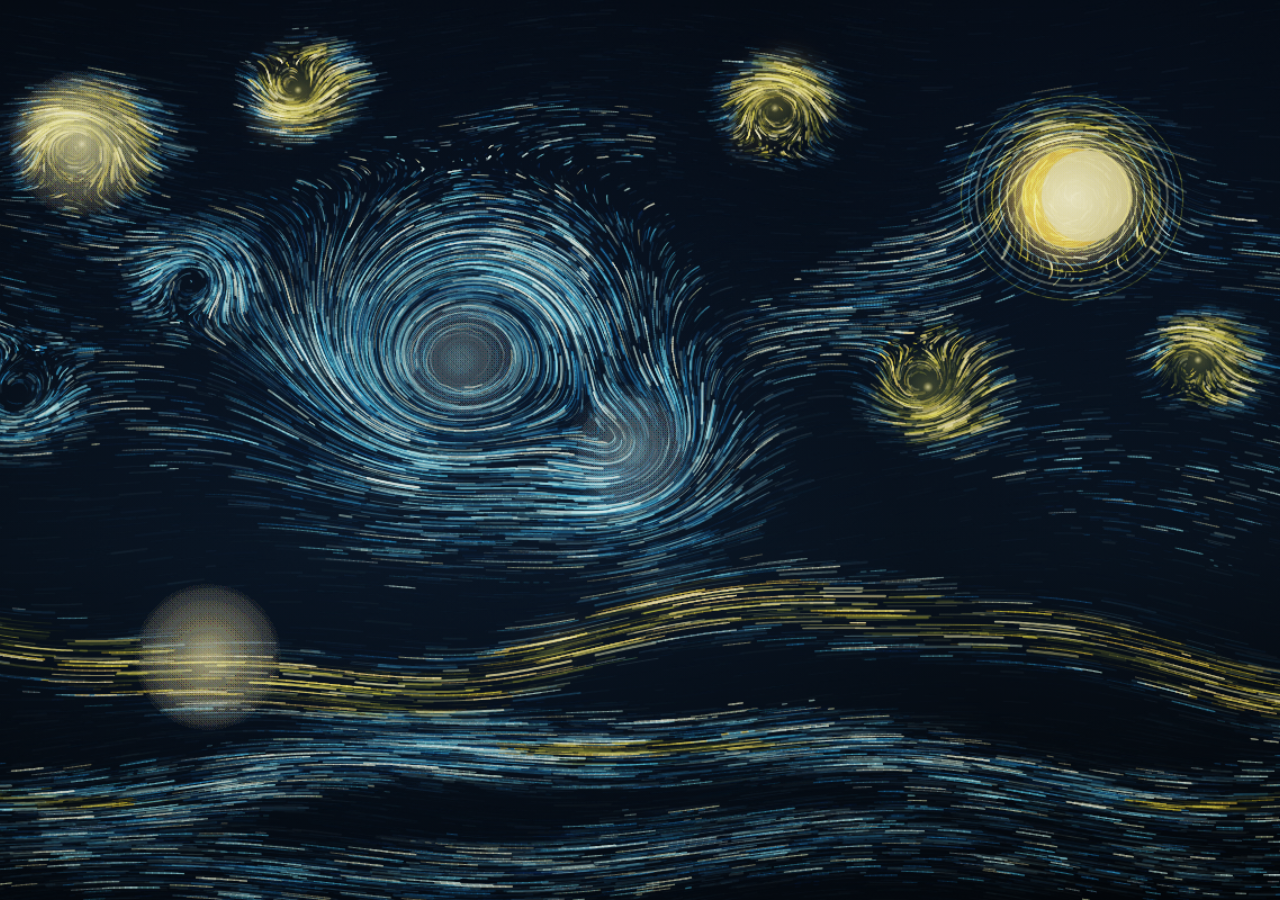
<file: demo/vortex-opening.html>
<!doctype html>
<html lang="zh-CN">
<head>
<meta charset="utf-8">
<meta name="viewport" content="width=device-width,initial-scale=1">
<meta name="theme-color" content="#060d15">
<title>漩涡与深蓝：星月夜的回响 · 开场</title>
<style>
  :root{ color-scheme:dark; }
  *{box-sizing:border-box}
  html,body{margin:0;height:100%;overflow:hidden;background:#060d15}
  /* 纯全屏动画：无任何 UI / 控制板 */
  #frame{position:fixed;inset:0;width:100vw;height:100svh;overflow:hidden;background:#081019}
  #frame canvas{
    position:absolute;left:50%;top:50%;transform:translate(-50%,-50%);
    width:max(100vw,160svh);height:max(100svh,62.5vw);display:block;
  }
  /* 裸露居中标题：无边框 / 无底色 / 无容器，仅文字本身 */
  #title{
    position:absolute;left:50%;top:50%;transform:translate(-50%,-46%);
    max-width:92vw;text-align:center;pointer-events:none;
    font-family:"Noto Serif SC","Songti SC",SimSun,serif;font-weight:400;
    font-size:clamp(17px,4.6vw,46px);line-height:1.7;letter-spacing:.3em;
    color:#ece2c0;
    text-shadow:0 0 18px rgba(6,13,21,.85), 0 0 46px rgba(6,13,21,.6), 0 0 60px rgba(227,205,132,.28);
    opacity:0;transition:opacity 2.6s ease, transform 2.6s ease;
  }
  #title.show{opacity:1;transform:translate(-50%,-50%)}
  #title .t-sub{display:inline-block}   /* 窄屏时整段副标题换行，不在词中断开 */
  @media(prefers-reduced-motion:reduce){#title{transition:none}}
</style>
</head>
<body>
<div id="frame">
  <canvas id="sky" role="img" aria-label="漩涡与深蓝开场：梵高星月夜风格的流动星空，蓝青笔触围绕金色星体旋转，右上一弯金色新月。"></canvas>
  <div id="title">漩涡与深蓝：<span class="t-sub">星月夜的回响</span></div>
</div>

<script>
'use strict';
/* ============================================================
   漩涡与深蓝：星月夜的回响 —— 剧本开场（纯全屏动画）
   单文件 / 零依赖 / 无外部资源 / 无 UI
   管线：Canvas2D 粒子笔触 → WebGL2 浮点拖尾累积 → 辉光 → ACES
   开场：数处光辉点燃后缓慢蔓延成画（约 8.6s），完成后裸露标题浮现
   固定参数：speed 2.00 / density 6000 / bloom 1.80 / exposure 2.00
   ============================================================ */

const TAU = Math.PI * 2;
const W = 1.6, H = 1;                       // 画布逻辑坐标：宽 1.6 × 高 1
const $ = s => document.querySelector(s);

const skyEl = $('#sky'), frameEl = $('#frame'), titleEl = $('#title');
const reducedMotion = matchMedia('(prefers-reduced-motion: reduce)').matches;

/* ---------- 固定参数（开场口径，不可调） ---------- */
const params = { speed: 2.00, density: 6000, bloom: 1.80, exposure: 2.00 };

/* ---------- 确定性随机 ---------- */
let seed = 18890601;
function rnd() { seed = (Math.imul(seed, 1664525) + 1013904223) >>> 0; return seed / 4294967296; }
const pick = (arr, idxs) => arr[idxs ? idxs[(rnd() * idxs.length) | 0] : ((rnd() * arr.length) | 0)];

/* ---------- 流场：涡旋 + 横向风 + 起伏光带 ---------- */
/* 右上弯月（参照短笔触版《星月夜》的月亮）：金色 C 形 + 淡金满盘 + 柔光环。
   位置占用原「大星」黄色涡旋的槽位——按用户口径用弯月替换那团黄涡 */
const MOON = { x: 1.28, y: 0.22, rm: 0.055, halo: 0.115 };
const VORT = [
  { x: 0.60, y: 0.40, r: 0.150, s: -0.34, warm: false },  // 主涡旋
  { x: 0.79, y: 0.50, r: 0.092, s: -0.22, warm: false },  // 副涡旋
  { x: MOON.x, y: MOON.y, r: MOON.rm * 1.4, s: 0.18, warm: true },   // 月
  { x: 0.18, y: 0.16, r: 0.052, s: 0.15, warm: true },
  { x: 0.42, y: 0.10, r: 0.038, s: -0.12, warm: true },
  { x: 0.95, y: 0.12, r: 0.042, s: 0.13, warm: true },
  { x: 1.12, y: 0.43, r: 0.050, s: -0.14, warm: true },
  { x: 0.30, y: 0.31, r: 0.046, s: 0.12, warm: false },
  { x: 1.42, y: 0.40, r: 0.040, s: 0.10, warm: true },
  { x: 0.10, y: 0.44, r: 0.050, s: -0.12, warm: false },
];
const waveY = x => 0.72 + 0.05 * Math.sin(5.5 * x - 0.8) + 0.012 * Math.sin(13 * x);
const lowY  = x => 0.855 + 0.032 * Math.sin(4.6 * x + 1.1) + 0.011 * Math.sin(11 * x - 0.6);
const deepY = x => 0.955 + 0.022 * Math.sin(5.8 * x - 1.3);

function field(x, y) {
  let vx = 0.10 + 0.02 * Math.sin(y * 13 + x * 2.5);
  let vy = 0.02 * Math.sin(x * 8 + y * 4);
  let gmax = 0, rx = 0, ry = 0;
  for (const v of VORT) {
    const dx = x - v.x + 0.01 * Math.sin(y * 12 + x * 2);
    const dy = (y - v.y) / 0.85;
    const r2 = dx * dx + dy * dy;
    const cut = v.r * 3.4;
    if (r2 > cut * cut) continue;          // 远场高斯已可忽略，跳过 exp/sqrt
    const g = Math.exp(-r2 / (2 * v.r * v.r));
    if (g > gmax) gmax = g;
    const a = v.s * g / Math.sqrt(r2 + 0.0012);
    const sink = (v.warm ? 0.12 : 0.22) * g;
    rx += -dy * a - dx * sink;
    ry += dx * a * 0.85 - dy * sink * 0.85;
  }
  const band = Math.exp(-(((y - waveY(x)) / 0.06) ** 2));
  vx = vx * (1 - 0.8 * gmax) + rx + 0.15 * band;
  vy = vy * (1 - 0.8 * gmax) + ry + 0.15 * band * (0.275 * Math.cos(5.5 * x - 0.8) + 0.156 * Math.cos(13 * x));
  const bA = Math.exp(-(((y - lowY(x)) / 0.045) ** 2));
  const bB = Math.exp(-(((y - deepY(x)) / 0.055) ** 2));
  vx += 0.10 * bA + 0.08 * bB;
  vy += 0.10 * bA * (0.147 * Math.cos(4.6 * x + 1.1) + 0.121 * Math.cos(11 * x - 0.6))
      + 0.08 * bB * 0.128 * Math.cos(5.8 * x - 1.3);
  return [vx, vy];
}

/* 亮度权重：涡旋环 / 光带 / 天空横带，决定笔触透明度 */
function emphasis(x, y) {
  let s = 0.05;
  for (const v of VORT) {
    const r = Math.hypot(x - v.x, (y - v.y) / 0.85) / v.r;
    if (r > 3.6) continue;                 // 环权重已可忽略
    const ang = Math.atan2((y - v.y) / 0.85, x - v.x);
    const brush = 0.78 + 0.22 * Math.sin(ang * 2 + Math.log(r + 0.15) * 2.4 + v.x * 4);
    const ring = Math.exp(-(((r - 1.05) / 0.68) ** 2));
    s = Math.max(s, ring * brush * (v.warm ? 0.95 : 0.9));
  }
  s = Math.max(s, 0.85 * Math.exp(-(((y - waveY(x)) / 0.036) ** 2)));
  s = Math.max(s, 0.48 * Math.exp(-(((y - (0.40 + 0.15 * Math.sin(x * 4 - 0.6))) / 0.06) ** 2)));
  s = Math.max(s, 0.44 * Math.exp(-(((x - 0.43) / 0.38) ** 4)) * Math.exp(-(((y - (0.21 + 0.065 * Math.sin(x * 7 - 0.6))) / 0.048) ** 2)));
  s = Math.max(s, 0.43 * Math.exp(-(((x - 1.41) / 0.30) ** 4)) * Math.exp(-(((y - (0.51 + 0.045 * Math.sin(x * 10))) / 0.065) ** 2)));
  s = Math.max(s, 0.56 * Math.exp(-(((y - lowY(x)) / 0.035) ** 2)));
  s = Math.max(s, 0.38 * Math.exp(-(((y - deepY(x)) / 0.042) ** 2)));
  return Math.min(1, s);
}

const COLD = ['#123049', '#1f5069', '#35799a', '#5aa3b8', '#8cc6cd', '#bcdad2', '#e2e8c9'];
const GOLD = ['#4a4a26', '#837c34', '#b3a53e', '#d2bc4e', '#ebd067', '#ffe296', '#ffefb0'];
/* 单元格缓存：亮度权重 / 暖度 / 低带金斑 / 开场生长门控 / 流场向量 */
const FEATHER = 0.10;
let growth = null;                 // 开场时为各光辉处的扩散半径数组，live 时为 null
const cellCache = new Map();
function cellInfo(x, y) {
  const key = ((x * 80) | 0) * 128 + ((y * 80) | 0);
  let c = cellCache.get(key);
  if (c) return c;
  let warmth = 0;
  for (const v of VORT) if (v.warm) {
    const dx = x - v.x, dy = y - v.y;
    const d2 = dx * dx + dy * dy;
    if (d2 > v.r * v.r * 9) continue;
    warmth = Math.max(warmth, Math.exp(-d2 / (1.55 * v.r * v.r)));
  }
  if (Math.abs(y - waveY(x)) < 0.027) warmth = Math.max(warmth, 0.77);
  const goldLow = y > 0.80 && Math.abs(y - lowY(x)) < 0.006 && Math.sin(x * 9 + 0.8) > 0.25;
  let g = 1;
  if (growth) {
    g = 0;
    for (const s of growth) {
      if (s.rOut2 <= 0) continue;
      const dx = x - s.x, dy = y - s.y, d2 = dx * dx + dy * dy;
      if (d2 >= s.rOut2) continue;
      const d = Math.sqrt(d2);
      const v = d <= s.r ? 1 : (s.rOut - d) / FEATHER;
      if (v > g) g = v;
      if (g >= 1) break;
    }
  }
  const f = field(x, y);
  c = { em: emphasis(x, y), warmth, goldLow, g, fx: f[0], fy: f[1] };
  cellCache.set(key, c);
  return c;
}
function colorOf(info, tone) {
  if (info.goldLow) return GOLD[Math.min(4, tone)];
  return (info.warmth > 0.32 ? GOLD : COLD)[tone];
}
function colorAt(x, y, tone) { return colorOf(cellInfo(x, y), tone); }

/* ---------- WebGL2 电影感合成器（拖尾 / 辉光 / ACES） ---------- */
class Film {
  constructor(canvas) {
    const gl = canvas.getContext('webgl2', { alpha: false, antialias: false, preserveDrawingBuffer: true, powerPreference: 'high-performance' });
    if (!gl) throw new Error('no webgl2');
    this.gl = gl;
    this.hdr = !!gl.getExtension('EXT_color_buffer_float');
    const VS = `#version 300 es
      layout(location=0) in vec2 aPos; out vec2 vUv;
      void main(){ vUv = aPos * .5 + .5; gl_Position = vec4(aPos, 0., 1.); }`;
    const HEAD = `#version 300 es
      precision highp float; in vec2 vUv; out vec4 o;`;
    const FS_ACC = HEAD + `
      uniform sampler2D uInk, uBase, uPrev; uniform float uDecay;
      uniform float uGrow; uniform vec4 uSeeds[6];   // xy=中心 zw=(r, rOut)
      vec3 lin(vec3 c){ return pow(c, vec3(2.2)); }
      void main(){
        vec2 uv = vec2(vUv.x, 1. - vUv.y);
        vec4 ink = texture(uInk, uv);
        vec3 base = lin(texture(uBase, uv).rgb);
        if (uGrow > .5) {          // 生长遮罩在 GPU 解析计算，免去每帧上传整张底图
          vec2 p = vec2(uv.x * 1.6, uv.y);
          float g = 0.;
          for (int i = 0; i < 6; i++) {
            vec4 s = uSeeds[i];
            if (s.w <= 0.) continue;
            g = max(g, clamp((s.w - length(p - s.xy)) / 0.10, 0., 1.));
          }
          base *= g;
        }
        vec3 prev = texture(uPrev, vUv).rgb;
        o = vec4(prev * (1. - uDecay) + base * uDecay + lin(ink.rgb) * ink.a * .5, 1.);
      }`;
    const FS_EXT = HEAD + `
      uniform sampler2D uSrc;
      void main(){
        vec3 c = texture(uSrc, vUv).rgb * 2.;
        float l = max(c.r, max(c.g, c.b));
        o = vec4(c * smoothstep(.15, .7, l), 1.);
      }`;
    const FS_BLUR = HEAD + `
      uniform sampler2D uSrc; uniform vec2 uTexel, uDir;
      void main(){
        vec2 d = uTexel * uDir;
        vec3 c = texture(uSrc, vUv).rgb * .227027;
        c += (texture(uSrc, vUv + d * 1.384615).rgb + texture(uSrc, vUv - d * 1.384615).rgb) * .316216;
        c += (texture(uSrc, vUv + d * 3.230769).rgb + texture(uSrc, vUv - d * 3.230769).rgb) * .070270;
        o = vec4(c, 1.);
      }`;
    const FS_COMP = HEAD + `
      uniform sampler2D uScene, uGlow; uniform float uBloom, uExposure;
      vec3 aces(vec3 x){ return clamp((x * (2.51 * x + .03)) / (x * (2.43 * x + .59) + .14), 0., 1.); }
      void main(){
        vec3 base = texture(uScene, vUv).rgb * 2.;
        vec3 c = aces((base + texture(uGlow, vUv).rgb * uBloom * .75) * uExposure);
        float vig = 1. - .18 * pow(length((vUv - .5) * vec2(1.1, 1.)), 1.5);
        c = pow(c * vig, vec3(1. / 2.2));
        float grain = fract(sin(dot(gl_FragCoord.xy, vec2(12.9898, 78.233))) * 43758.5453) - .5;
        o = vec4(clamp(c + grain * .003, 0., 1.), 1.);
      }`;
    this.pAcc = this.prog(VS, FS_ACC);
    this.pExt = this.prog(VS, FS_EXT);
    this.pBlur = this.prog(VS, FS_BLUR);
    this.pComp = this.prog(VS, FS_COMP);
    this.buf = gl.createBuffer();
    gl.bindBuffer(gl.ARRAY_BUFFER, this.buf);
    gl.bufferData(gl.ARRAY_BUFFER, new Float32Array([-1, -1, 1, -1, -1, 1, 1, 1]), gl.STATIC_DRAW);
    gl.enableVertexAttribArray(0);
    gl.vertexAttribPointer(0, 2, gl.FLOAT, false, 0, 0);
    this.ink = this.tex(); this.base = this.tex();
    this.hist = []; this.bloomT = []; this.idx = 0;
  }
  prog(vs, fs) {
    const gl = this.gl, p = gl.createProgram();
    for (const [t, src] of [[gl.VERTEX_SHADER, vs], [gl.FRAGMENT_SHADER, fs]]) {
      const s = gl.createShader(t);
      gl.shaderSource(s, src); gl.compileShader(s);
      if (!gl.getShaderParameter(s, gl.COMPILE_STATUS)) throw new Error(gl.getShaderInfoLog(s));
      gl.attachShader(p, s); gl.deleteShader(s);
    }
    gl.linkProgram(p);
    if (!gl.getProgramParameter(p, gl.LINK_STATUS)) throw new Error(gl.getProgramInfoLog(p));
    const u = {};
    const n = gl.getProgramParameter(p, gl.ACTIVE_UNIFORMS);
    for (let i = 0; i < n; i++) { const info = gl.getActiveUniform(p, i); u[info.name] = gl.getUniformLocation(p, info.name); u[info.name.replace('[0]', '')] = u[info.name]; }
    return { p, u };
  }
  tex() {
    const gl = this.gl, t = gl.createTexture();
    gl.bindTexture(gl.TEXTURE_2D, t);
    gl.texParameteri(gl.TEXTURE_2D, gl.TEXTURE_MIN_FILTER, gl.LINEAR);
    gl.texParameteri(gl.TEXTURE_2D, gl.TEXTURE_MAG_FILTER, gl.LINEAR);
    gl.texParameteri(gl.TEXTURE_2D, gl.TEXTURE_WRAP_S, gl.CLAMP_TO_EDGE);
    gl.texParameteri(gl.TEXTURE_2D, gl.TEXTURE_WRAP_T, gl.CLAMP_TO_EDGE);
    return t;
  }
  target(w, h) {
    const gl = this.gl, t = this.tex();
    gl.texImage2D(gl.TEXTURE_2D, 0, this.hdr ? gl.RGBA16F : gl.RGBA, w, h, 0, gl.RGBA, this.hdr ? gl.HALF_FLOAT : gl.UNSIGNED_BYTE, null);
    const f = gl.createFramebuffer();
    gl.bindFramebuffer(gl.FRAMEBUFFER, f);
    gl.framebufferTexture2D(gl.FRAMEBUFFER, gl.COLOR_ATTACHMENT0, gl.TEXTURE_2D, t, 0);
    if (gl.checkFramebufferStatus(gl.FRAMEBUFFER) !== gl.FRAMEBUFFER_COMPLETE) throw new Error('bad fbo');
    gl.clearColor(0, 0, 0, 1); gl.clear(gl.COLOR_BUFFER_BIT);
    return { t, f };
  }
  resize(w, h) {
    const gl = this.gl;
    for (const x of [...this.hist, ...this.bloomT]) { gl.deleteTexture(x.t); gl.deleteFramebuffer(x.f); }
    this.w = w; this.h = h;
    this.bw = Math.max(1, w >> 2); this.bh = Math.max(1, h >> 2);
    this.hist = [this.target(w, h), this.target(w, h)];
    this.bloomT = [this.target(this.bw, this.bh), this.target(this.bw, this.bh)];
    this.idx = 0;
    gl.bindFramebuffer(gl.FRAMEBUFFER, null);
  }
  bind(t, unit) { const gl = this.gl; gl.activeTexture(gl.TEXTURE0 + unit); gl.bindTexture(gl.TEXTURE_2D, t); }
  draw(prog, fbo, w, h) {
    const gl = this.gl;
    gl.bindFramebuffer(gl.FRAMEBUFFER, fbo);
    gl.viewport(0, 0, w, h);
    gl.useProgram(prog.p);
    gl.bindBuffer(gl.ARRAY_BUFFER, this.buf);
    gl.vertexAttribPointer(0, 2, gl.FLOAT, false, 0, 0);
  }
  setBase(src) { this.bind(this.base, 0); this.gl.texImage2D(this.gl.TEXTURE_2D, 0, this.gl.RGBA, this.gl.RGBA, this.gl.UNSIGNED_BYTE, src); }
  advance(inkCanvas, dt, seeds) {
    const gl = this.gl, next = 1 - this.idx;
    this.bind(this.ink, 0);
    gl.texImage2D(gl.TEXTURE_2D, 0, gl.RGBA, gl.RGBA, gl.UNSIGNED_BYTE, inkCanvas);
    this.draw(this.pAcc, this.hist[next].f, this.w, this.h);
    this.bind(this.ink, 0); this.bind(this.base, 1); this.bind(this.hist[this.idx].t, 2);
    gl.uniform1i(this.pAcc.u.uInk, 0); gl.uniform1i(this.pAcc.u.uBase, 1); gl.uniform1i(this.pAcc.u.uPrev, 2);
    gl.uniform1f(this.pAcc.u.uDecay, Math.min(0.3, 0.03 * dt));
    gl.uniform1f(this.pAcc.u.uGrow, seeds ? 1 : 0);
    if (seeds) {
      const arr = new Float32Array(24);   // 不足 6 个时余槽保持 0，shader 见 rOut<=0 即跳过
      for (let i = 0; i < 6 && i < seeds.length; i++) { const s = seeds[i]; arr[i * 4] = s.x; arr[i * 4 + 1] = s.y; arr[i * 4 + 2] = s.r; arr[i * 4 + 3] = s.rOut; }
      gl.uniform4fv(this.pAcc.u.uSeeds, arr);
    }
    gl.drawArrays(gl.TRIANGLE_STRIP, 0, 4);
    this.idx = next;
    gl.activeTexture(gl.TEXTURE0);
  }
  render() {
    const gl = this.gl;
    this.draw(this.pExt, this.bloomT[0].f, this.bw, this.bh);
    this.bind(this.hist[this.idx].t, 0); gl.uniform1i(this.pExt.u.uSrc, 0);
    gl.drawArrays(gl.TRIANGLE_STRIP, 0, 4);
    for (let i = 0; i < 4; i++) {
      const dst = (i + 1) % 2;
      this.draw(this.pBlur, this.bloomT[dst].f, this.bw, this.bh);
      this.bind(this.bloomT[i % 2].t, 0);
      gl.uniform1i(this.pBlur.u.uSrc, 0);
      gl.uniform2f(this.pBlur.u.uTexel, 1 / this.bw, 1 / this.bh);
      gl.uniform2f(this.pBlur.u.uDir, i % 2 === 0 ? 1.2 : 0, i % 2 === 1 ? 1.2 : 0);
      gl.drawArrays(gl.TRIANGLE_STRIP, 0, 4);
    }
    this.draw(this.pComp, null, this.w, this.h);
    this.bind(this.hist[this.idx].t, 0); this.bind(this.bloomT[0].t, 1);
    gl.uniform1i(this.pComp.u.uScene, 0); gl.uniform1i(this.pComp.u.uGlow, 1);
    gl.uniform1f(this.pComp.u.uBloom, params.bloom);
    gl.uniform1f(this.pComp.u.uExposure, params.exposure);
    gl.drawArrays(gl.TRIANGLE_STRIP, 0, 4);
    gl.activeTexture(gl.TEXTURE0);
  }
}

/* ---------- 画布与渲染器 ---------- */
let sky = skyEl, gpu = null, ctx2d = null;
try { gpu = new Film(sky); }
catch (err) {
  console.warn('WebGL2 不可用，回退 Canvas：', err.message);
  const clone = sky.cloneNode(); sky.replaceWith(clone); sky = clone;
  ctx2d = sky.getContext('2d', { alpha: false });
}
const under = document.createElement('canvas'), baseCtx = under.getContext('2d', { alpha: false });
const ink = document.createElement('canvas'), inkCtx = ink.getContext('2d', { alpha: !!gpu });
const maskC = document.createElement('canvas'), maskCtx = maskC.getContext('2d');
const baseIntro = document.createElement('canvas'), bIntroCtx = baseIntro.getContext('2d', { alpha: false });
let scale = 800;

/* ---------- 底涂：静态短笔触 + 暖色星核 ---------- */
function paintUnder() {
  const w = under.width, h = under.height;
  const grad = baseCtx.createLinearGradient(0, 0, 0, h);
  grad.addColorStop(0, '#081019'); grad.addColorStop(0.62, '#0c161f'); grad.addColorStop(1, '#070f17');
  baseCtx.fillStyle = grad; baseCtx.fillRect(0, 0, w, h);
  baseCtx.lineCap = 'round';
  for (let i = 0; i < 26000; i++) {
    let x = rnd() * W, y = rnd();
    if (i % 4 === 1) { x = 0.06 + rnd() * 1.06; y = 0.015 + rnd() * 0.38; }
    if (i % 4 === 2) { x = rnd() * W; y = 0.79 + rnd() * 0.22; }
    if (i % 3 === 0) {
      const v = VORT[Math.floor(rnd() * VORT.length)], a = rnd() * TAU, r = v.r * (0.4 + rnd() * 1.5);
      x = v.x + Math.cos(a) * r; y = v.y + Math.sin(a) * r * 0.85;
    }
    const tone = Math.min(6, Math.floor(rnd() * 7));
    baseCtx.strokeStyle = colorAt(x, y, tone);
    baseCtx.globalAlpha = (0.09 + rnd() * 0.46) * emphasis(x, y);
    baseCtx.lineWidth = (0.4 + rnd() ** 2 * 1.9) * scale / 800;
    baseCtx.beginPath(); baseCtx.moveTo(x * scale, y * scale);
    const steps = 5 + Math.floor(rnd() * 30);
    for (let j = 0; j < steps; j++) { const d = field(x, y); x += d[0] * 0.012; y += d[1] * 0.012; baseCtx.lineTo(x * scale, y * scale); }
    baseCtx.stroke();
  }
  baseCtx.globalAlpha = 1;
  /* 右上弯月：淡金满盘 → 金盘 → 右侧淡金挖切 = 金色 C 形（凸左凹右）。
     合成器曝光 2.0 约 4× 线性且本版无全局压暗，故实心填充预压到短笔触版
     multiply 后的等效值（淡盘 #726843 / 金 #73500d），否则整盘烧白、C 形消失 */
  const M = MOON;
  baseCtx.fillStyle = '#726843';
  baseCtx.beginPath(); baseCtx.arc(M.x * scale, M.y * scale, M.rm * 1.02 * scale, 0, TAU); baseCtx.fill();
  baseCtx.fillStyle = '#73500d';
  baseCtx.beginPath(); baseCtx.arc(M.x * scale, M.y * scale, M.rm * scale, 0, TAU); baseCtx.fill();
  baseCtx.fillStyle = '#726843';
  baseCtx.beginPath(); baseCtx.arc((M.x + M.rm * 0.30) * scale, (M.y - M.rm * 0.04) * scale, M.rm * 0.92 * scale, 0, TAU); baseCtx.fill();
  /* 弯月与淡盘上的切向笔触纹理 */
  for (let i = 0; i < 380; i++) {
    const an = rnd() * TAU, r = Math.sqrt(rnd()) * M.rm;
    const x = M.x + Math.cos(an) * r, y = M.y + Math.sin(an) * r;
    const cx = x - (M.x + M.rm * 0.30), cy = y - (M.y - M.rm * 0.04);
    const inGold = Math.hypot(cx, cy) > M.rm * 0.92;
    const tx = -Math.sin(an), ty = Math.cos(an);
    const l = 0.006 + rnd() * 0.008;
    baseCtx.strokeStyle = inGold ? pick(GOLD, [1, 2, 3]) : pick(['#8a7d52', '#9c8f60', '#7c7048']);
    baseCtx.globalAlpha = 0.25 + rnd() * 0.35;
    baseCtx.lineWidth = (0.4 + rnd() ** 2 * 1.2) * scale / 800;
    baseCtx.beginPath();
    baseCtx.moveTo(x * scale, y * scale);
    baseCtx.lineTo((x + tx * l) * scale, (y + ty * l) * scale);
    baseCtx.stroke();
  }
  /* 月晕：同心笔触环，金 / 青 / 奶白交替，向外渐隐 */
  const mRingCols = [GOLD[3], '#c9b878', COLD[4], GOLD[2], COLD[3], '#cfc09a', COLD[4], GOLD[3]];
  for (let k = 0; k < 8; k++) {
    const r = M.rm * (1.15 + k * 0.155);
    const n = Math.round(50 + k * 14);
    baseCtx.strokeStyle = mRingCols[k];
    baseCtx.lineWidth = (0.4 + rnd() ** 2 * 1.4) * scale / 800;
    baseCtx.beginPath();
    for (let i = 0; i < n; i++) {
      const a = (i / n) * TAU + rnd() * 0.05;
      const px = M.x + Math.cos(a) * r, py = M.y + Math.sin(a) * r * 0.92;
      const tx = -Math.sin(a), ty = Math.cos(a) * 0.92;
      const l = 0.008 + rnd() * 0.008;
      baseCtx.moveTo(px * scale, py * scale);
      baseCtx.lineTo((px + tx * l) * scale, (py + ty * l) * scale);
    }
    baseCtx.globalAlpha = (0.35 + rnd() * 0.2) * (1 - k / 10);
    baseCtx.stroke();
  }
  baseCtx.globalAlpha = 1;
  for (const v of VORT) if (v.warm) {
    const soft = v.r > 0.06;   // 弯月自带静态柔光，强度收敛以免吞掉 C 形对比
    const g = baseCtx.createRadialGradient(v.x * scale, v.y * scale, 0, v.x * scale, v.y * scale, v.r * scale);
    g.addColorStop(0, soft ? '#e2d18a26' : '#e2d18a7d');
    g.addColorStop(0.12, soft ? '#b5a14c10' : '#b5a14c30');
    g.addColorStop(1, '#b5a14c00');
    baseCtx.fillStyle = g;
    baseCtx.fillRect((v.x - v.r) * scale, (v.y - v.r) * scale, v.r * 2 * scale, v.r * 2 * scale);
  }
  inkCtx.drawImage(under, 0, 0);
}

/* ---------- 粒子笔触 ---------- */
let particles = [];
function spawn(initial) {
  let x = rnd() * 1.7 - 0.05, y = rnd() * 1.08 - 0.04;
  const area = rnd();
  if (area < 0.28) { x = 0.06 + rnd() * 1.06; y = 0.015 + rnd() * 0.38; }
  else if (area < 0.50) { x = rnd() * W; y = 0.79 + rnd() * 0.22; }
  return { x, y, age: initial ? Math.floor(rnd() * 180) : 0, life: 120 + Math.floor(rnd() * 220), tone: Math.min(6, Math.floor(rnd() ** 1.35 * 7)), width: 0.3 + rnd() ** 2 * 1.0, phase: rnd() * TAU };
}
const buckets = new Map();
function step(dt, show) {
  if (growth && !gpu) refreshGrowth();
  if (gpu) {
    inkCtx.clearRect(0, 0, ink.width, ink.height);
  } else {
    inkCtx.globalAlpha = Math.min(0.9, 0.028 * dt);
    inkCtx.drawImage(growth ? baseIntro : under, 0, 0);
    inkCtx.globalAlpha = 1;
  }
  cellCache.clear();
  buckets.clear();
  for (let i = 0; i < particles.length; i++) {
    let p = particles[i];
    p.age += dt;
    if (p.age > p.life || p.x < -0.12 || p.x > 1.72 || p.y < -0.12 || p.y > 1.12) p = particles[i] = spawn(false);
    const info = cellInfo(p.x, p.y);
    const nx = p.x + info.fx * 0.018 * dt, ny = p.y + info.fy * 0.018 * dt;
    const alpha = (0.28 + 0.4 * Math.sin(p.phase + p.age * 0.025) ** 2) * info.em * info.g;
    if (alpha > 0.02) {
      const ci = (info.goldLow || info.warmth > 0.32 ? 7 : 0) + (info.goldLow ? Math.min(4, p.tone) : p.tone);
      const aq = Math.min(7, Math.round(alpha * 7));
      const wq = Math.min(3, Math.round(p.width * 2.5));
      const key = ci * 32 + aq * 4 + wq;
      let b = buckets.get(key);
      if (!b) {
        b = { style: colorOf(info, p.tone), alpha: aq / 7, width: (wq / 2.5) * scale / 800, pts: [] };
        buckets.set(key, b);
      }
      b.pts.push(p.x * scale, p.y * scale, nx * scale, ny * scale);
    }
    p.x = nx; p.y = ny;
  }
  inkCtx.lineCap = 'round';
  for (const b of buckets.values()) {
    inkCtx.strokeStyle = b.style;
    inkCtx.globalAlpha = b.alpha;
    inkCtx.lineWidth = Math.max(0.3, b.width);
    inkCtx.beginPath();
    const pts = b.pts;
    for (let j = 0; j < pts.length; j += 4) {
      inkCtx.moveTo(pts[j], pts[j + 1]);
      inkCtx.lineTo(pts[j + 2], pts[j + 3]);
    }
    inkCtx.stroke();
  }
  inkCtx.globalAlpha = 1;
  if (growth) {
    for (const s of growth) {
      if (s.rOut2 <= 0) continue;
      // 点燃火花：亮起后随该处生长完成而熄灭，避免累积成静止光球
      const u = Math.min(1, Math.max(0, (introT - s.t0) / s.dur));
      const fade = Math.min(1, Math.max(0, (introT - s.t0) / 0.5)) * Math.pow(1 - u, 1.6);
      if (fade <= 0.01) continue;
      const r = (s.warm ? 0.09 : 0.085) * scale;
      const col = s.warm ? '255,240,179' : '190,230,238';
      const a0 = s.warm ? 0.035 : 0.02;
      const g = inkCtx.createRadialGradient(s.x * scale, s.y * scale, 0, s.x * scale, s.y * scale, r);
      g.addColorStop(0, `rgba(${col},${a0 * fade})`);
      g.addColorStop(0.4, `rgba(${col},${a0 * 0.45 * fade})`);
      g.addColorStop(1, `rgba(${col},0)`);
      inkCtx.fillStyle = g;
      inkCtx.fillRect(s.x * scale - r, s.y * scale - r, r * 2, r * 2);
    }
  } else {
    for (const v of VORT) if (v.warm && v.r <= 0.06) {   // 弯月不逐帧累积动态光晕，保住 C 形对比
      const r = v.r * 0.95 * scale;
      const g = inkCtx.createRadialGradient(v.x * scale, v.y * scale, 0, v.x * scale, v.y * scale, r);
      g.addColorStop(0, 'rgba(255,240,179,0.055)');
      g.addColorStop(0.35, 'rgba(226,209,138,0.028)');
      g.addColorStop(1, 'rgba(226,209,138,0)');
      inkCtx.fillStyle = g;
      inkCtx.fillRect(v.x * scale - r, v.y * scale - r, r * 2, r * 2);
    }
  }
  if (gpu) gpu.advance(ink, dt, growth);
  if (show) present();
}
function present() { if (gpu) gpu.render(); else ctx2d.drawImage(ink, 0, 0); }

/* ---------- 开场：光辉生长 ---------- */
const SEEDS = [
  { x: 0.60, y: 0.40, t0: 0.15, dur: 6.4, maxR: 1.05, warm: false },
  { x: MOON.x, y: MOON.y, t0: 0.85, dur: 5.9, maxR: 0.95, warm: true },  // 月（继承原大星槽位的生长节奏）
  { x: 0.79, y: 0.50, t0: 2.10, dur: 5.6, maxR: 0.95, warm: false },
  { x: 0.18, y: 0.16, t0: 2.65, dur: 5.2, maxR: 0.90, warm: true },
  { x: 0.32, y: 0.73, t0: 3.20, dur: 5.2, maxR: 0.95, warm: true },
];
const INTRO_END = 8.6;
let introT = 0;
const easeGrow = u => u;
function updateGrowth(t) {
  introT = t;
  for (const s of SEEDS) {
    const u = Math.min(1, Math.max(0, (t - s.t0) / s.dur));
    s.r = u <= 0 ? 0 : s.maxR * easeGrow(u);
    s.rOut = s.r + FEATHER;
    s.rOut2 = s.rOut * s.rOut;
  }
}
function refreshGrowth() {
  const w = under.width, h = under.height;
  maskCtx.clearRect(0, 0, w, h);
  maskCtx.globalCompositeOperation = 'lighter';
  for (const s of growth) {
    if (s.rOut2 <= 0) continue;
    const R = s.rOut * scale;
    const g = maskCtx.createRadialGradient(s.x * scale, s.y * scale, 0, s.x * scale, s.y * scale, R);
    const inner = Math.max(0, Math.min(1, s.r / s.rOut));
    g.addColorStop(0, 'rgba(255,255,255,1)');
    g.addColorStop(inner, 'rgba(255,255,255,1)');
    g.addColorStop(1, 'rgba(255,255,255,0)');
    maskCtx.fillStyle = g;
    maskCtx.fillRect(s.x * scale - R, s.y * scale - R, R * 2, R * 2);
  }
  maskCtx.globalCompositeOperation = 'source-over';
  bIntroCtx.clearRect(0, 0, w, h);
  bIntroCtx.drawImage(under, 0, 0);
  bIntroCtx.globalCompositeOperation = 'destination-in';
  bIntroCtx.drawImage(maskC, 0, 0);
  bIntroCtx.globalCompositeOperation = 'source-over';
}

/* ---------- 状态机与主循环 ---------- */
let phase = 'boot';            // boot → intro → live（resize 重建时为 warm）
let introStart = 0;
let running = !reducedMotion;
let warmLeft = 0, last = 0, acc = 0;
let fps = 0, fpsCount = 0, fpsAt = 0;

function showTitle() { titleEl.classList.add('show'); }
function beginIntro(now) {
  phase = 'intro'; introStart = now; introT = 0;
  growth = SEEDS;
  updateGrowth(0);
}
function endIntro() {
  growth = null;
  if (gpu) gpu.setBase(under);
  phase = 'live';
  last = 0;
  showTitle();                 // 画面完整后，裸露标题缓缓浮现
}
function skipIntro() {
  if (phase !== 'intro') return;
  growth = null;
  if (gpu) gpu.setBase(under);
  for (let i = 0; i < 12; i++) step(1, false);
  present();
  endIntro();
}

let setupEpoch = 0;
function setup(replayIntro) {
  // 全屏 cover：取视口宽与「视口高×1.6」的较大者作为渲染宽度，保证铺满不变形
  // 分辨率上限 800：全屏高 dpr 下不再推满物理像素，CSS 放大由辉光/颗粒掩盖
  const coverW = Math.max(innerWidth, innerHeight * W);
  scale = Math.min(800, Math.max(600, coverW * Math.min(devicePixelRatio || 1, 2) / W));
  const pw = Math.round(scale * W), ph = Math.round(scale);
  for (const c of [sky, under, ink, maskC, baseIntro]) { c.width = pw; c.height = ph; }
  if (gpu) gpu.resize(pw, ph);
  seed = 18890601;
  paintUnder();
  if (gpu) gpu.setBase(under);
  particles = Array.from({ length: Math.round(params.density * Q_FACTOR[quality]) }, () => spawn(true));
  warmLeft = 48;
  const epoch = ++setupEpoch;
  if (replayIntro && !reducedMotion) { beginIntro(performance.now()); return; }
  growth = null;
  phase = 'warm';
  (function warm() {
    if (epoch !== setupEpoch) return;
    for (let i = 0; i < 4 && warmLeft > 0; i++, warmLeft--) step(1, false);
    present();
    if (warmLeft > 0) requestAnimationFrame(warm);
    else { phase = 'live'; last = 0; showTitle(); }
  })();
}

function frame(now) {
  requestAnimationFrame(frame);
  fpsCount++;
  if (now - fpsAt >= 1000) { fps = fpsCount * 1000 / (now - fpsAt); fpsCount = 0; fpsAt = now; }
  if (phase === 'intro') {
    const t = (now - introStart) / 1000;
    updateGrowth(t);
    if (!last) last = now;
    acc += Math.min(80, now - last); last = now;
    if (acc >= 1000 / 30) {
      const dt = Math.min(2, acc / (1000 / 30));
      acc = 0;
      step(dt, true);
    }
    if (t >= INTRO_END) endIntro();
    return;
  }
  if (document.hidden || !running || phase === 'warm' || phase === 'boot') { last = now; return; }
  if (!last) last = now;
  acc += Math.min(80, now - last); last = now;
  if (acc >= 1000 / 30) {
    const dt = Math.min(2, acc / (1000 / 30)) * params.speed;
    acc = 0;
    step(dt, true);
  }
  // 自动降级兜底：帧率不足时逐级减少笔触（只降不升）
  if (phase === 'live' && now - govAt > 2500) {
    govAt = now;
    if (fps > 0 && fps < 48 && quality < 2) { quality++; applyDensity(); }
  }
}
let quality = 0, govAt = 0;
const Q_FACTOR = [1, 0.65, 0.45];
function applyDensity() {
  const target = Math.round(params.density * Q_FACTOR[quality]);
  while (particles.length < target) particles.push(spawn(true));
  particles.length = target;
}

let resizeTimer;
new ResizeObserver(() => {
  clearTimeout(resizeTimer);
  resizeTimer = setTimeout(() => {
    const wasIntro = phase === 'intro';
    titleEl.classList.remove('show');
    setup(wasIntro);
  }, 200);
}).observe(frameEl);

/* ---------- 调试钩子（自动化验证用） ---------- */
window.__flow = {
  get t() { return phase === 'intro' ? (performance.now() - introStart) / 1000 : 99; },
  get phase() { return phase; },
  get fps() { return fps; },
  get renderer() { return gpu ? 'webgl2' : 'canvas2d'; },
  get quality() { return quality; },
  get pw() { return sky.width; },
  get ph() { return sky.height; },
  get setups() { return setupEpoch; },
  get warmLeft() { return warmLeft; },
  get titleShown() { return titleEl.classList.contains('show'); },
  params,
  skip: () => skipIntro(),
};

/* ---------- 启动 ---------- */
setup(!reducedMotion);
requestAnimationFrame(frame);
</script>
</body>
</html>
</file>
<file: styles/main.css>
/* ============================================================
   暮幕 · 纸上幕启  —  主样式
   印象派黄昏色板
   ============================================================ */

:root {
  --ink:        #2a1f33;
  --cream:      #fff4e6;
  --amber:      #ff9d57;
  --rose:       #ff7a8a;
  --plum:       #6b4a8f;
  --dusk:       #3a2a56;
  --night:      #1b1430;
  --glass:      rgba(255, 244, 230, 0.10);
  --glass-brd:  rgba(255, 244, 230, 0.28);
  --soft:       rgba(255, 244, 230, 0.72);

  --serif: "Noto Serif SC", "Songti SC", "STSong", "Georgia", serif;
  --sans:  "PingFang SC", "Hiragino Sans GB", "Microsoft YaHei", system-ui, sans-serif;
}

* { box-sizing: border-box; margin: 0; padding: 0; }

html, body {
  height: 100%;
  width: 100%;
  overflow: hidden;
  background: #120d22;
  color: var(--cream);
  font-family: var(--sans);
  -webkit-font-smoothing: antialiased;
  user-select: none;
}

/* 全屏（手机顶栏那颗 ⛶，或桌面 F11）：底色跟页面走，别在比例不合时露黑边。
   带前缀的写法要单独成条——选择器列表里有一个不认识的伪类会整条作废。 */
html:fullscreen { background: #120d22; }
html:fullscreen::backdrop { background: #120d22; }
html:-webkit-full-screen { background: #120d22; }

.screen {
  position: fixed;
  inset: 0;
  transition: opacity 0.9s ease, visibility 0.9s;
}
.screen[aria-hidden="true"] {
  opacity: 0;
  visibility: hidden;
  pointer-events: none;
}

/* ---------------- 入场遮罩 ---------------- */
.boot-veil {
  position: fixed; inset: 0; z-index: 90;
  display: flex; align-items: center; justify-content: center;
  background: radial-gradient(120% 120% at 50% 40%, #2a1f45 0%, #140d26 70%, #0c0818 100%);
  cursor: pointer;
  transition: opacity 1.1s ease, visibility 1.1s;
}
.boot-veil.gone { opacity: 0; visibility: hidden; pointer-events: none; }
.boot-inner { text-align: center; animation: floatUp 1.4s ease both; }
.boot-title {
  font-family: var(--serif);
  font-size: clamp(56px, 11vw, 128px);
  letter-spacing: 0.3em;
  background: linear-gradient(120deg, #ffd9a8, #ff9d57 45%, #ff7a8a);
  -webkit-background-clip: text; background-clip: text; color: transparent;
  text-indent: 0.3em;
}
.boot-sub {
  margin-top: 10px; font-size: 13px; letter-spacing: 0.5em;
  color: var(--soft); text-indent: 0.5em;
}
.boot-hint {
  margin-top: 46px; font-size: 13px; letter-spacing: 0.2em;
  color: rgba(255,244,230,0.5);
  animation: blink 2.4s ease-in-out infinite;
}
@keyframes floatUp { from { opacity: 0; transform: translateY(24px);} to { opacity:1; transform:none;} }
@keyframes blink { 0%,100%{opacity:.35} 50%{opacity:.85} }

/* ---------------- 首页画布 ---------------- */
.sunset-canvas, .scene-canvas {
  position: absolute; inset: 0; width: 100%; height: 100%; display: block;
}
.vignette {
  position: absolute; inset: 0; pointer-events: none;
  background:
    radial-gradient(120% 90% at 50% 18%, transparent 40%, rgba(20,10,30,0.55) 100%),
    linear-gradient(to bottom, transparent 55%, rgba(16,8,26,0.65) 100%);
}

/* ---------------- 品牌 ---------------- */
.brand {
  position: absolute; top: 26px; left: 34px; z-index: 10;
  display: flex; align-items: baseline; gap: 10px;
  text-shadow: 0 2px 16px rgba(0,0,0,0.4);
}
.brand-mark {
  font-family: var(--serif); font-size: 26px; letter-spacing: 0.28em;
  color: #fff4e6; text-indent: 0.28em;
}
.brand-sub {
  font-size: 11px; letter-spacing: 0.4em; color: rgba(255,244,230,0.55);
}

/* ---------------- 右上角功能组 ---------------- */
.top-actions {
  position: absolute; top: 22px; right: 26px; z-index: 12;
  display: flex; gap: 12px; align-items: center;
}
.glass-btn {
  display: inline-flex; align-items: center; gap: 9px;
  padding: 11px 18px; border-radius: 999px;
  background: var(--glass);
  border: 1px solid var(--glass-brd);
  backdrop-filter: blur(12px) saturate(140%);
  -webkit-backdrop-filter: blur(12px) saturate(140%);
  color: var(--cream); font-size: 14px; letter-spacing: 0.06em;
  cursor: pointer;
  transition: transform .25s ease, background .25s ease, box-shadow .25s ease;
  box-shadow: 0 6px 22px rgba(20,10,30,0.25);
}
.glass-btn:hover {
  transform: translateY(-2px);
  background: rgba(255,244,230,0.2);
  box-shadow: 0 10px 28px rgba(255,150,90,0.25);
}
.glass-btn .gi { font-size: 15px; opacity: 0.9; }
.glass-btn.icon-only { padding: 11px 14px; }
.glass-btn.icon-only .gi { font-size: 17px; }
.glass-btn.muted { opacity: 0.55; }

@media (max-width: 720px) {
  .glass-btn .gl { display: none; }
  .glass-btn { padding: 11px 14px; }
}

/* ---------------- 主标题 ---------------- */
.hero {
  position: absolute; z-index: 10;
  left: clamp(34px, 9vw, 150px);
  top: 46%; transform: translateY(-50%);
  max-width: 540px;
  animation: heroIn 1.6s 0.5s ease both;
}
@keyframes heroIn { from { opacity:0; transform: translateY(calc(-50% + 30px));} to {opacity:1;} }
.hero-kicker {
  font-size: 12px; letter-spacing: 0.44em; color: rgba(255,244,230,0.7);
  margin-bottom: 18px; text-indent: 0.44em;
}
.hero-title {
  font-family: var(--serif);
  font-size: clamp(50px, 8.2vw, 104px);
  line-height: 1.04; font-weight: 700;
  color: #fff7ef;
  text-shadow: 0 6px 40px rgba(40,10,30,0.5), 0 2px 4px rgba(0,0,0,0.3);
  letter-spacing: 0.04em;
}
/* 大标题下的一行「微互动式剧本」：比正文稍大，但更淡、更松，
   读起来像标题的回声，不与标题抢视线。 */
.hero-tag {
  margin-top: 18px; font-family: var(--serif);
  font-size: clamp(16px, 1.7vw, 20px); font-weight: 400;
  letter-spacing: 0.26em; text-indent: 0.26em;
  color: rgba(255,244,230,0.56);
  text-shadow: 0 2px 12px rgba(0,0,0,0.28);
}
.hero-desc {
  margin-top: 26px; font-size: clamp(14px, 1.5vw, 17px);
  line-height: 1.9; color: rgba(255,244,230,0.82);
  max-width: 400px; text-shadow: 0 2px 10px rgba(0,0,0,0.35);
}
.hero-cta { margin-top: 38px; display: flex; gap: 16px; flex-wrap: wrap; }
.primary-cta {
  padding: 14px 34px; border-radius: 999px; border: none; cursor: pointer;
  font-size: 15px; letter-spacing: 0.1em; color: #3a1a12; font-weight: 600;
  background: linear-gradient(120deg, #ffd9a8, #ff9d57 60%, #ff7a8a);
  box-shadow: 0 10px 30px rgba(255,130,90,0.4);
  transition: transform .25s ease, box-shadow .25s ease;
}
.primary-cta:hover { transform: translateY(-3px); box-shadow: 0 16px 40px rgba(255,130,90,0.55); }
.ghost-cta {
  padding: 14px 26px; border-radius: 999px; cursor: pointer;
  font-size: 15px; letter-spacing: 0.08em; color: var(--cream);
  background: transparent; border: 1px solid var(--glass-brd);
  transition: background .25s ease;
}
.ghost-cta:hover { background: rgba(255,244,230,0.12); }

/* 首页可以下滑：按钮下方一行轻提示。
   热区要够大（padding 12/18），但字仍要和上方标题左缘对齐，
   所以用等量的负 margin-left 把整块往左挪回去。 */
.scroll-cue {
  margin-top: 26px; margin-left: -18px;
  display: inline-flex; align-items: center; gap: 9px;
  padding: 12px 18px; background: none; border: none; cursor: pointer;
  font-family: var(--sans); font-size: 12px; letter-spacing: 0.2em;
  color: rgba(255,244,230,0.5); transition: color .25s ease;
}
.scroll-cue:hover { color: rgba(255,244,230,0.85); }
.scroll-cue .sc-arrow { font-size: 15px; line-height: 1; animation: cueFloat 2.4s ease-in-out infinite; }
@keyframes cueFloat { 0%,100% { transform: translateY(-2px); opacity:.45 } 50% { transform: translateY(3px); opacity:.95 } }

/* ---------------- 底部音乐条 ---------------- */
.now-playing {
  position: absolute; bottom: 26px; left: 34px; z-index: 10;
  display: flex; align-items: center; gap: 10px;
  font-size: 12px; letter-spacing: 0.1em; color: rgba(255,244,230,0.7);
}
.np-dot {
  width: 8px; height: 8px; border-radius: 50%;
  background: var(--amber); box-shadow: 0 0 10px var(--amber);
  animation: pulse 2s ease-in-out infinite;
}
.now-playing.muted .np-dot { background: #777; box-shadow: none; animation: none; }
@keyframes pulse { 0%,100%{opacity:.4; transform: scale(.8)} 50%{opacity:1; transform: scale(1.1)} }

/* ============================================================
   首页 · 下滑第二屏「项目介绍」
   ============================================================ */
/* 只有首页成为滚动容器；html/body 仍是 overflow:hidden，
   剧情舞台与所有悬浮层都不会跟着滚。 */
#home {
  overflow-y: auto; overflow-x: hidden;
  overscroll-behavior-y: contain;
  scrollbar-width: thin;
  scrollbar-color: rgba(255,244,230,0.22) transparent;
}
#home::-webkit-scrollbar { width: 8px; }
#home::-webkit-scrollbar-track { background: transparent; }
#home::-webkit-scrollbar-thumb { background: rgba(255,244,230,0.18); border-radius: 999px; }
.home-space { height: 100%; }

.intro {
  position: relative; z-index: 12;
  min-height: 100%;
  display: flex; align-items: center; justify-content: center;
  padding: clamp(36px, 5vh, 60px) clamp(22px, 5vw, 80px) clamp(36px, 5vh, 56px);
  background:
    radial-gradient(110% 70% at 50% 0%, rgba(88,44,86,0.5) 0%, transparent 62%),
    linear-gradient(to bottom, rgba(20,14,36,0.92) 0%, #150e28 26%, #0f0a1e 100%);
}
.intro-inner { width: min(1060px, 100%); }
.intro-kicker {
  font-size: 12px; letter-spacing: 0.44em; text-indent: 0.44em;
  color: rgba(255,244,230,0.62); margin-bottom: 14px;
}
.intro-title {
  font-family: var(--serif); font-weight: 700;
  font-size: clamp(26px, 4vw, 46px); line-height: 1.24;
  letter-spacing: 0.03em; color: #fff7ef;
  text-wrap: balance;
}
.intro-lede {
  margin-top: 14px; max-width: 720px;
  font-size: clamp(14px, 1.5vw, 16px); line-height: 1.85;
  color: rgba(255,244,230,0.78);
}
.intro-grid {
  margin-top: 26px; display: grid; gap: 14px;
  grid-template-columns: repeat(2, minmax(0, 1fr));
}
.intro-card {
  padding: 18px 20px; border-radius: 16px;
  border: 1px solid rgba(255,244,230,0.12);
  background: linear-gradient(160deg, rgba(50,33,74,0.62), rgba(23,15,40,0.72));
}
.intro-card h3 {
  margin-bottom: 8px; font-family: var(--serif);
  font-size: 16.5px; letter-spacing: 0.04em; color: var(--amber);
}
.intro-card p { font-size: 14px; line-height: 1.85; color: rgba(255,244,230,0.8); }
.intro-card b { font-weight: 600; color: #ffe7c8; }
.intro-note {
  margin-top: 18px; font-size: 12.5px; line-height: 1.75;
  letter-spacing: 0.02em; color: rgba(255,244,230,0.5);
}
.intro-foot { margin-top: 24px; display: flex; gap: 14px; flex-wrap: wrap; }
@media (max-width: 820px) {
  .intro-grid { grid-template-columns: 1fr; gap: 12px; }
  .intro-card { padding: 16px 18px; }
  .intro-card p { line-height: 1.85; }
}
/* 笔记本矮屏：整屏压缩一点，让「项目介绍」尽量一屏看完 */
@media (min-width: 821px) and (max-height: 860px) {
  .intro { padding-top: 30px; padding-bottom: 30px; }
  .intro-grid { margin-top: 20px; gap: 12px; }
  .intro-card { padding: 14px 18px; }
  .intro-card p { line-height: 1.72; }
  .intro-note { margin-top: 14px; }
  .intro-foot { margin-top: 18px; }
}
/* 横屏手机（视口 ≤600 高）：主视觉按视口高重排，
   标题不再被顶边裁掉，介绍页改三列把滚动量压到一屏多一点。 */
@media (max-height: 600px) {
  .hero { top: 44%; max-width: min(560px, 66vw); }
  .hero-kicker { margin-bottom: 7px; }
  .hero-title { font-size: clamp(30px, 7.6vh, 46px); }
  .hero-tag { margin-top: 7px; font-size: clamp(12.5px, 3.4vh, 16px); }
  .hero-desc { margin-top: 9px; max-width: 430px; line-height: 1.62; }
  .hero-cta { margin-top: 14px; gap: 10px; }
  .hero-cta .primary-cta,
  .hero-cta .ghost-cta { padding: 10px 24px; font-size: 14px; }
  .scroll-cue { margin-top: 10px; }
  .now-playing { bottom: 12px; left: 24px; }

  .intro { align-items: flex-start; padding: 22px clamp(18px, 4vw, 46px); }
  .intro-kicker { margin-bottom: 6px; }
  .intro-title { font-size: clamp(20px, 5.4vh, 30px); line-height: 1.15; }
  .intro-lede { margin-top: 8px; font-size: 12.5px; line-height: 1.6; }
  .intro-grid {
    margin-top: 14px; gap: 10px;
    grid-template-columns: repeat(3, minmax(0, 1fr));
  }
  .intro-card { padding: 11px 13px; border-radius: 13px; }
  .intro-card h3 { margin-bottom: 5px; font-size: 14px; }
  .intro-card p { font-size: 12px; line-height: 1.62; }
  .intro-note { margin-top: 12px; font-size: 11px; line-height: 1.6; }
  .intro-foot { margin-top: 12px; gap: 10px; }
  .intro-foot .primary-cta,
  .intro-foot .ghost-cta { padding: 9px 20px; font-size: 13.5px; }
}
@media (prefers-reduced-motion: reduce) {
  .scroll-cue .sc-arrow { animation: none; }
}

/* ============================================================
   剧情舞台
   ============================================================ */
.scene-grain {
  position: absolute; inset: 0; pointer-events: none; opacity: 0.5;
  background: radial-gradient(120% 90% at 50% 20%, transparent 45%, rgba(10,6,20,0.6) 100%);
}
.stage-top {
  position: absolute; top: 20px; left: 0; right: 0; z-index: 10;
  display: flex; align-items: center; justify-content: space-between;
  padding: 0 28px;
}
.stage-top-right { display: flex; gap: 10px; }
.stage-btn {
  padding: 9px 16px; border-radius: 999px;
  background: rgba(20,12,30,0.4); border: 1px solid rgba(255,244,230,0.2);
  color: var(--cream); font-size: 13px; cursor: pointer; backdrop-filter: blur(8px);
  transition: background .2s ease;
}
.stage-btn:hover { background: rgba(255,244,230,0.18); }
.stage-btn.icon-only { padding: 9px 13px; }
/* 全屏那颗：只有横屏手机会露出来（main.js syncFsButton），进入全屏后加一圈暖边当状态 */
#stage-fullscreen { font-size: 15px; line-height: 1; }
#stage-fullscreen.is-on {
  border-color: rgba(255,196,130,0.66);
  box-shadow: 0 0 0 1px rgba(255,196,130,0.22), 0 6px 18px rgba(0,0,0,0.32);
}
.stage-meta {
  font-family: var(--serif); font-size: 16px; letter-spacing: 0.2em;
  color: rgba(255,244,230,0.85);
}
/* 顶栏多了「换个剧本 / 选章节」：窄屏收紧间距，小屏收起居中的章节名，避免挤出画面 */
@media (max-width: 720px) {
  .stage-top { padding: 0 14px; gap: 8px; }
  .stage-top-right { gap: 6px; }
  .stage-top .stage-btn { padding: 8px 11px; font-size: 12px; white-space: nowrap; }
  .stage-top .stage-btn.icon-only { padding: 8px 10px; }
  .stage-meta { font-size: 13px; letter-spacing: 0.12em; }
}
@media (max-width: 560px) {
  .stage-top .stage-meta { display: none; }
}

.dialogue {
  position: absolute; left: 50%; bottom: 40px; transform: translateX(-50%);
  width: min(900px, 90vw); z-index: 10;
  padding: 26px 32px 30px;
  background: linear-gradient(to bottom, rgba(26,16,40,0.72), rgba(16,9,26,0.9));
  border: 1px solid rgba(255,244,230,0.16);
  border-radius: 20px;
  backdrop-filter: blur(14px);
  box-shadow: 0 20px 60px rgba(0,0,0,0.5);
  min-height: 150px;
}
.dlg-name {
  font-family: var(--serif); font-size: 19px; letter-spacing: 0.1em;
  color: var(--amber); margin-bottom: 12px; min-height: 24px;
  text-shadow: 0 0 20px rgba(255,150,90,0.4);
}
.dlg-text {
  font-size: 17px; line-height: 2; color: #fdf3e6; min-height: 60px;
  font-family: var(--serif);
}
.dlg-choices { margin-top: 18px; display: flex; flex-direction: column; gap: 12px; }
.choice {
  padding: 14px 20px; border-radius: 12px; cursor: pointer;
  background: rgba(255,244,230,0.06); border: 1px solid rgba(255,244,230,0.18);
  color: var(--cream); font-size: 15px; text-align: left;
  transition: background .2s ease, transform .2s ease, border-color .2s;
}
.choice:hover {
  background: linear-gradient(120deg, rgba(255,157,87,0.22), rgba(255,122,138,0.22));
  border-color: rgba(255,157,87,0.55); transform: translateX(4px);
}
.dlg-hint {
  margin-top: 16px; text-align: right; font-size: 13px;
  color: rgba(255,244,230,0.5); animation: blink 2s ease-in-out infinite;
}
.dlg-hint.hidden { display: none; }

/* 回退一句：对话框右上角的小字按钮，一次只退一屏，可连续后退。
   热区放大靠 padding，top/right 同步减去多出来的量，字的位置保持不变。 */
.mumu-dlg-back {
  position: absolute; top: 9px; right: 10px;
  padding: 10px 14px;
  font-family: var(--serif); font-size: 12px; letter-spacing: 0.14em;
  line-height: 1.4; color: rgba(255, 244, 230, 0.42);
  background: none; border: none; border-radius: 6px;
  cursor: pointer; transition: color 0.2s ease;
}
.mumu-dlg-back:hover { color: rgba(255, 200, 150, 0.92); }
.mumu-dlg-back:focus-visible { outline: 1px solid rgba(255, 157, 87, 0.6); outline-offset: 3px; }
.mumu-dlg-back[hidden] { display: none; }

/* 横屏手机（视口 ≤600 高）：对话框必须给舞台让出高度。
   桌面口径下旁白屏占到视口高的 58%、选项屏 73%，人物下半身和道具都被压在板子下面；
   实测压到旁白 18–23% / 选项 38%（844×390，见 .tmp-shots/w1-stage-390.jpg），
   同时保持字仍可读、热区不缩。
   本块必须排在上面基础规则之后（同特异性，后来者胜）。 */
@media (max-height: 600px) {
  .dialogue {
    bottom: 14px; width: min(720px, 94vw);
    padding: 13px 20px 12px; min-height: 0; border-radius: 14px;
    /* 落幕结算卡是"内容 + 结算卡 + 按钮"三段，压字号也仍然超过可用高度，
       会把对话框顶到屏幕外（实测 top:-7）。这里给整块封顶并让它自己滚（兜底），
       结算卡内部就不再套第二层滚动（extensions.css 里 max-height:none）；
       62px = 底部 14 + 顶部留给顶栏 48，保证不压到「换个剧本」那一排。 */
    max-height: calc(100vh - 62px);
    max-height: calc(100dvh - 62px);
    overflow-y: auto; overscroll-behavior: contain;
  }
  .dlg-name { font-size: 15px; margin-bottom: 5px; min-height: 0; }
  .dlg-text { font-size: 14.5px; line-height: 1.62; min-height: 0; }
  .dlg-choices { margin-top: 10px; gap: 7px; }
  .choice { padding: 8px 13px; font-size: 13px; border-radius: 10px; }
  .dlg-hint { margin-top: 7px; font-size: 11.5px; }
  /* 结束页是"落幕文案 + 结算卡 + 一排按钮"三段，竖排四颗按钮一定超屏，
     所以结算卡出现时把那排按钮改成横排药丸（兄弟选择器，普通选项屏不受影响） */
  .mumu-finale:not([hidden]) ~ .dlg-choices { margin-top: 6px; gap: 6px; flex-direction: row; flex-wrap: wrap; }
  .mumu-finale:not([hidden]) ~ .dlg-choices .choice {
    flex: 0 1 auto; width: auto; padding: 7px 12px; font-size: 12.5px; text-align: center;
  }
  /* 热区照旧靠 padding 撑，top/right 同步减，字形位置不跳 */
  .mumu-dlg-back { top: 5px; right: 8px; padding: 8px 12px; font-size: 11px; }
}

/* ============================================================
   弹层
   ============================================================ */
.modal-mask {
  position: fixed; inset: 0; z-index: 60;
  display: flex; align-items: center; justify-content: center;
  background: rgba(12,7,22,0.68); backdrop-filter: blur(6px);
  animation: fadeIn .3s ease;
}
@keyframes fadeIn { from{opacity:0} to{opacity:1} }
.modal {
  width: min(680px, 92vw); max-height: 86vh; overflow-y: auto;
  background: linear-gradient(160deg, #241a3a, #1a1230);
  border: 1px solid rgba(255,244,230,0.16);
  border-radius: 22px; padding: 30px 32px;
  box-shadow: 0 30px 80px rgba(0,0,0,0.6);
  animation: popUp .4s cubic-bezier(.2,.9,.3,1) both;
}
@keyframes popUp { from{opacity:0; transform: translateY(30px) scale(.97)} to{opacity:1; transform:none} }
.modal-head {
  display: flex; align-items: center; justify-content: space-between;
  margin-bottom: 22px;
}
.modal-title { font-family: var(--serif); font-size: 24px; letter-spacing: 0.08em; }
.modal-close {
  width: 36px; height: 36px; border-radius: 50%; cursor: pointer;
  background: rgba(255,244,230,0.08); border: 1px solid rgba(255,244,230,0.2);
  color: var(--cream); font-size: 18px;
  transition: background .2s;
}
.modal-close:hover { background: rgba(255,120,120,0.25); }

/* 剧本卡片网格 */
.script-grid {
  display: grid; grid-template-columns: repeat(auto-fill, minmax(190px,1fr));
  gap: 16px;
}
.script-card {
  position: relative; border-radius: 16px; overflow: hidden; cursor: pointer;
  border: 1px solid rgba(255,244,230,0.14);
  background: #1e1636; transition: transform .25s ease, border-color .25s;
  text-align: left;
}
.script-card:hover { transform: translateY(-4px); border-color: rgba(255,157,87,0.6); }
.script-thumb { height: 108px; width: 100%; display: block; }
.script-body { padding: 13px 15px 16px; }
.script-name { font-family: var(--serif); font-size: 17px; margin-bottom: 6px; color:#fff4e6; }
.script-tag {
  display:inline-block; font-size: 11px; padding: 2px 9px; border-radius: 999px;
  background: rgba(255,157,87,0.18); margin-bottom: 8px;
  color:#ffcf9a;
}
.script-brief { font-size: 12.5px; line-height: 1.7; color: rgba(255,244,230,0.65); }
.script-card .badge-custom {
  position:absolute; top:10px; right:10px; font-size:10px; letter-spacing:.1em;
  background: rgba(107,74,143,0.85); color:#fff; padding:3px 8px; border-radius:999px;
}
.script-actions { display:flex; gap:8px; flex-wrap:wrap; margin-top:12px; }

/* 曲目卡：多章合订，横向铺满整行 */
.series-card {
  grid-column: 1 / -1;
  display: grid;
  grid-template-columns: minmax(170px, 250px) 1fr;
}
.series-card .script-thumb { position: relative; height: auto; min-height: 148px; }
.series-card .script-body { display: flex; flex-direction: column; justify-content: center; padding: 18px 22px; }
.series-card .script-tag { align-self: flex-start; }
.series-badge {
  position:absolute; left:10px; bottom:10px; font-size:11px; letter-spacing:.08em;
  padding:3px 9px; border-radius:999px; background:rgba(20,12,32,0.6);
  border:1px solid rgba(255,244,230,0.24); color:#ffe9cf;
}
.chapter-chips { display:flex; flex-wrap:wrap; gap:6px; margin-top:10px; }
.chapter-chip {
  font-size:10.5px; padding:2px 8px; border-radius:999px;
  background:rgba(255,244,230,0.07); border:1px solid rgba(255,244,230,0.14);
  color:rgba(255,236,214,0.72);
}

/* 章节选择 */
.chapter-head {
  display:flex; align-items:center; justify-content:space-between; gap:14px;
  margin-bottom:16px;
}
.chapter-count { font-size:12.5px; color:rgba(255,244,230,0.55); letter-spacing:0.04em; }
.chapter-list { display:flex; flex-direction:column; gap:10px; }
.chapter-row { display:flex; align-items:center; gap:8px; }
.chapter-row .chapter-item { flex:1; min-width:0; }
.chapter-export { flex:0 0 auto; }
.chapter-item {
  display:flex; align-items:center; gap:16px; width:100%; text-align:left; cursor:pointer;
  padding:15px 18px; border-radius:14px; font-family:inherit;
  background:rgba(255,244,230,0.05); border:1px solid rgba(255,244,230,0.14);
  color:var(--cream);
  transition: background .2s, border-color .2s, transform .2s;
}
.chapter-item:hover {
  background:rgba(255,157,87,0.12); border-color:rgba(255,157,87,0.5);
  transform:translateX(3px);
}
.chapter-no {
  font-family:var(--serif); font-size:22px; color:#ffcf9a; opacity:0.85;
  min-width:34px; text-align:center;
}
.chapter-main { flex:1; min-width:0; display:flex; flex-direction:column; gap:4px; }
.chapter-name { font-family:var(--serif); font-size:16px; color:#fff4e6; }
.chapter-brief {
  font-size:12px; line-height:1.6; color:rgba(255,244,230,0.55);
  overflow:hidden; text-overflow:ellipsis; white-space:nowrap;
}
.chapter-go { font-size:12.5px; color:#ffcf9a; opacity:0.75; white-space:nowrap; }
.chapter-item:hover .chapter-go { opacity:1; }
@media (max-width: 560px) {
  .series-card { grid-template-columns: 1fr; }
  .series-card .script-thumb { min-height: 96px; }
  .series-card .script-body { padding: 14px 16px 16px; }
  .chapter-item { gap:12px; padding:13px 14px; }
  .chapter-go { display:none; }
  .chapter-brief {
    white-space:normal; display:-webkit-box;
    -webkit-line-clamp:2; -webkit-box-orient:vertical;
  }
}

/* 存档列表 */
.save-list { display: flex; flex-direction: column; gap: 12px; }
.save-item {
  display: flex; align-items: center; justify-content: space-between; gap: 14px;
  padding: 16px 18px; border-radius: 14px;
  background: rgba(255,244,230,0.05); border: 1px solid rgba(255,244,230,0.14);
}
.save-main { flex: 1; min-width: 0; }
.save-title { font-family: var(--serif); font-size: 16px; color:#fff4e6; margin-bottom:5px; }
.save-sub { font-size: 12px; color: rgba(255,244,230,0.6); }
.save-actions { display: flex; gap: 8px; }
.mini-btn {
  padding: 8px 14px; border-radius: 10px; cursor: pointer; font-size: 13px;
  border: 1px solid rgba(255,244,230,0.2); background: rgba(255,244,230,0.06); color: var(--cream);
  transition: background .2s;
}
.mini-btn:hover { background: rgba(255,157,87,0.25); }
.mini-btn.danger:hover { background: rgba(255,90,90,0.3); }
.empty-state {
  text-align: center; padding: 48px 20px; color: rgba(255,244,230,0.55);
  font-family: var(--serif); font-size: 15px; line-height: 1.8;
}
.empty-state .ei { font-size: 40px; display:block; margin-bottom: 14px; opacity:.6; }

/* 导入区 */
.drop-zone {
  border: 2px dashed rgba(255,244,230,0.3); border-radius: 18px;
  padding: 40px 24px; text-align: center; cursor: pointer;
  transition: background .25s, border-color .25s;
}
.drop-zone:hover, .drop-zone.drag { background: rgba(255,157,87,0.08); border-color: rgba(255,157,87,0.7); }
.drop-zone .di { font-size: 42px; display:block; margin-bottom: 14px; }
.drop-zone .dt { font-size: 16px; color:#fff4e6; margin-bottom: 8px; }
.drop-zone .dh { font-size: 12.5px; color: rgba(255,244,230,0.6); line-height: 1.8; }
.format-box {
  margin-top: 22px; padding: 18px; border-radius: 14px;
  background: rgba(0,0,0,0.25); border: 1px solid rgba(255,244,230,0.12);
}
.format-box h4 { font-size: 14px; color: var(--amber); margin-bottom: 10px; letter-spacing:.05em; }
.format-box ul { list-style: none; font-size: 13px; line-height: 2; color: rgba(255,244,230,0.78); }
.format-box ul li::before { content: "›  "; color: var(--amber); }
.format-box pre {
  margin-top: 12px; padding: 14px; border-radius: 10px; overflow-x: auto;
  background: #0f0a1e; color: #cdebc9; font-size: 12px; line-height: 1.7;
  font-family: "SF Mono","Consolas",monospace; border: 1px solid rgba(255,244,230,0.08);
}
.copy-ex {
  margin-top: 10px; font-size: 12px; cursor: pointer; color: var(--amber);
  background: none; border: none; text-decoration: underline; letter-spacing:.05em;
}

/* ---------------- 轻提示 ---------------- */
.toast {
  position: fixed; bottom: 40px; left: 50%; transform: translateX(-50%) translateY(20px);
  z-index: 100; padding: 13px 26px; border-radius: 999px;
  background: rgba(26,16,40,0.92); border: 1px solid rgba(255,157,87,0.5);
  color: #fff4e6; font-size: 14px; opacity: 0; pointer-events: none;
  transition: opacity .3s ease, transform .3s ease;
  box-shadow: 0 10px 30px rgba(0,0,0,0.4);
}
.toast.show { opacity: 1; transform: translateX(-50%) translateY(0); }

/* 横屏手机（≤600 高）：轻提示原本贴在 bottom:40px，矮屏正好压在结算卡下方的结束按钮上，
   改挂到顶栏下面。必须排在上面 .toast 基础规则之后——同特异性，后来者才压得住 bottom，
   否则 top 与 bottom 同时生效会把胶囊拉成一整屏（实测 296px 高）。 */
@media (max-height: 600px) {
  .toast { top: 54px; bottom: auto; padding: 9px 18px; font-size: 12.5px; max-width: 84vw; }
}

/* 滚动条 */
::-webkit-scrollbar { width: 8px; }
::-webkit-scrollbar-thumb { background: rgba(255,157,87,0.4); border-radius: 8px; }
::-webkit-scrollbar-track { background: transparent; }
</file>
<file: styles/tokens.css>
/* ============================================================
   暮幕 · 设计令牌（P0-4 扩展点契约）
   语义层：第三方 UI 只依赖 --mumu-*，不直接依赖 main.css 的变量名。
   每个颜色 / 字体令牌都带字面量兜底：main.css 改名时不会静默失效。
   只新增变量，不覆盖任何既有规则。
   ============================================================ */

:root {
  /* 颜色（映射 main.css 现有色板，带兜底） */
  --mumu-color-ink: var(--ink, #2a1f33);
  --mumu-color-cream: var(--cream, #fff4e6);
  --mumu-color-amber: var(--amber, #ff9d57);
  --mumu-color-rose: var(--rose, #ff7a8a);
  --mumu-color-plum: var(--plum, #6b4a8f);
  --mumu-color-dusk: var(--dusk, #3a2a56);
  --mumu-color-night: var(--night, #1b1430);
  --mumu-color-glass: var(--glass, rgba(255, 244, 230, 0.10));
  --mumu-color-glass-border: var(--glass-brd, rgba(255, 244, 230, 0.28));
  --mumu-color-text-soft: var(--soft, rgba(255, 244, 230, 0.72));

  /* 字体 */
  --mumu-font-serif: var(--serif, "Noto Serif SC", "Songti SC", "STSong", Georgia, serif);
  --mumu-font-sans: var(--sans, "PingFang SC", "Hiragino Sans GB", "Microsoft YaHei", system-ui, sans-serif);

  /* 间距 */
  --mumu-space-xs: 4px;
  --mumu-space-sm: 8px;
  --mumu-space-md: 16px;
  --mumu-space-lg: 24px;
  --mumu-space-xl: 40px;

  /* 圆角 */
  --mumu-radius-sm: 8px;
  --mumu-radius-md: 12px;
  --mumu-radius-lg: 16px;
  --mumu-radius-pill: 999px;

  /* 层级：对齐 main.css 现有档位（modal-mask 60 / boot 90 / toast 100）；
     overlay 在 modal 之上、boot 与 toast 之下（详见 docs/extension-contracts.md） */
  --mumu-z-modal: 60;
  --mumu-z-overlay: 70;
  --mumu-z-boot: 90;
  --mumu-z-toast: 100;
}
</file>
<file: styles/extensions.css>
/* ============================================================
   暮幕 · 扩展样式（P0-4 扩展点契约）
   只允许 .mumu-* 命名空间的规则；不得覆盖 main.css 既有类。
   ============================================================ */

/* 全屏悬浮层：data-slot="overlay" 的宿主。
   空层零像素、不拦截点击；子元素默认恢复可交互。 */
.mumu-ui-layer {
  position: fixed;
  inset: 0;
  z-index: var(--mumu-z-overlay, 70);
  pointer-events: none;
}

.mumu-ui-layer > * {
  pointer-events: auto;
}

/* P3-1 自动存档：首页「继续上次」入口，没有进度时隐藏。
   .ghost-cta 自带 display，必须显式让 hidden 生效。 */
.mumu-resume[hidden] {
  display: none;
}

/* 七星卡的创作者名使用 ᥫ（Tai Le）与 ᩣ（Tai Tham）字符；
   Windows / 部分移动端缺 Tai Tham 字形，这里内嵌两个字体的最小子集
   （Google Fonts 的 Noto Sans Tai Le / Tai Tham，SIL Open Font License 1.1）。 */
@font-face {
  font-family: "Mumu Tai Le";
  src: url("../assets/fonts/noto-sans-tai-le.woff2") format("woff2");
  font-style: normal;
  font-weight: 400;
  font-display: swap;
  unicode-range: U+0300-0301, U+0307-0308, U+030C, U+1950-197F, U+200C-200D, U+25CC;
}

@font-face {
  font-family: "Mumu Tai Tham";
  src: url("../assets/fonts/noto-sans-tai-tham.woff2") format("woff2");
  font-style: normal;
  font-weight: 400;
  font-display: swap;
  unicode-range: U+1A20-1AAF, U+200C-200D, U+25CC;
}

/* ==========================================================================
   角色图鉴 · 全屏悬浮层
   ========================================================================== */

.mumu-gallery {
  position: fixed;
  inset: 0;
  z-index: 95;
  display: flex;
  align-items: center;
  justify-content: center;
  padding: clamp(12px, 3vw, 36px);
  font-family: var(--mumu-font-sans);
}

.mumu-gallery__veil {
  position: absolute;
  inset: 0;
  background:
    radial-gradient(120% 80% at 50% 0%, rgba(86, 56, 120, 0.32), transparent 60%),
    rgba(8, 6, 14, 0.82);
  -webkit-backdrop-filter: blur(12px);
  backdrop-filter: blur(12px);
}

.mumu-gallery__panel {
  position: relative;
  display: flex;
  flex-direction: column;
  width: min(1180px, 100%);
  max-height: min(92vh, 1040px);
  border: 1px solid rgba(255, 244, 230, 0.14);
  border-radius: 22px;
  background:
    linear-gradient(180deg, rgba(34, 26, 46, 0.92) 0%, rgba(20, 16, 30, 0.96) 100%);
  box-shadow:
    0 40px 90px -40px rgba(0, 0, 0, 0.9),
    0 0 0 1px rgba(0, 0, 0, 0.4),
    inset 0 1px 0 rgba(255, 255, 255, 0.06);
  overflow: hidden;
  animation: mumu-gallery-in 0.4s cubic-bezier(0.22, 0.7, 0.25, 1) both;
}

.mumu-gallery__head {
  display: flex;
  align-items: flex-start;
  justify-content: space-between;
  gap: 20px;
  padding: 26px 30px 16px;
  border-bottom: 1px solid rgba(255, 244, 230, 0.08);
}

.mumu-gallery__titles {
  min-width: 0;
}

.mumu-gallery__kicker {
  margin: 0 0 6px;
  font-size: 10.5px;
  letter-spacing: 0.34em;
  color: rgba(255, 196, 142, 0.72);
}

.mumu-gallery__title {
  margin: 0;
  font-family: var(--mumu-font-serif);
  font-size: clamp(24px, 3vw, 32px);
  font-weight: 600;
  letter-spacing: 0.06em;
  color: var(--mumu-color-cream);
}

.mumu-gallery__count {
  margin: 8px 0 0;
  font-size: 12.5px;
  color: rgba(255, 244, 230, 0.58);
}

.mumu-gallery__close {
  flex: none;
  width: 38px;
  height: 38px;
  display: grid;
  place-items: center;
  border: 1px solid rgba(255, 244, 230, 0.18);
  border-radius: 50%;
  background: rgba(255, 244, 230, 0.06);
  color: rgba(255, 244, 230, 0.82);
  font-size: 15px;
  line-height: 1;
  cursor: pointer;
  transition: background 0.2s ease, transform 0.2s ease;
}

.mumu-gallery__close:hover {
  background: rgba(255, 244, 230, 0.14);
  transform: rotate(90deg);
}

.mumu-gallery__close:focus-visible,
.mumu-gcard:focus-visible,
.mumu-gallery__detail-close:focus-visible {
  outline: 2px solid rgba(255, 196, 142, 0.9);
  outline-offset: 3px;
}

.mumu-gallery__scroll {
  flex: 1;
  min-height: 0;
  overflow-y: auto;
  overscroll-behavior: contain;
  padding: 22px 30px 34px;
  scrollbar-width: thin;
  scrollbar-color: rgba(255, 244, 230, 0.22) transparent;
}

.mumu-gallery__scroll::-webkit-scrollbar {
  width: 10px;
}

.mumu-gallery__scroll::-webkit-scrollbar-thumb {
  border: 3px solid transparent;
  border-radius: 999px;
  background: rgba(255, 244, 230, 0.22);
  background-clip: padding-box;
}

.mumu-gallery__disclaimer {
  flex: none;
  margin: 0;
  padding: 10px 30px 12px;
  border-top: 1px solid rgba(255, 244, 230, 0.06);
  color: rgba(255, 244, 230, 0.3);
  font-size: 10.5px;
  line-height: 1.5;
  letter-spacing: 0.08em;
  text-align: center;
  user-select: none;
}

.mumu-gallery__section {
  margin-top: 30px;
}

.mumu-gallery__section:first-child {
  margin-top: 0;
}

.mumu-gallery__section-head {
  display: flex;
  align-items: baseline;
  justify-content: space-between;
  gap: 16px;
  margin-bottom: 14px;
  padding-bottom: 10px;
  border-bottom: 1px solid rgba(255, 244, 230, 0.08);
}

.mumu-gallery__section-head h3 {
  margin: 0;
  font-family: var(--mumu-font-serif);
  font-size: 17px;
  font-weight: 600;
  letter-spacing: 0.08em;
  color: rgba(255, 244, 230, 0.92);
}

.mumu-gallery__section-head span {
  font-size: 11.5px;
  letter-spacing: 0.08em;
  color: rgba(255, 244, 230, 0.48);
}

.mumu-gallery__section--seven .mumu-gallery__section-head h3 {
  color: #ffd9a0;
}

.mumu-gallery__section--seven .mumu-gallery__section-head h3::before {
  content: '✦';
  margin-right: 8px;
  font-size: 13px;
  color: rgba(255, 202, 128, 0.8);
}

.mumu-gallery__grid {
  display: grid;
  grid-template-columns: repeat(auto-fill, minmax(168px, 1fr));
  gap: 20px 18px;
  align-items: start;
}

.mumu-gallery__grid--seven {
  grid-template-columns: repeat(4, minmax(0, 1fr));
  gap: 22px;
}

/* 网格里的卡是按钮：只做定位与焦点，视觉全部交给卡片本体 */
.mumu-gcard {
  position: relative;
  display: block;
  width: 100%;
  padding: 0;
  border: 0;
  background: none;
  text-align: left;
  cursor: pointer;
  -webkit-tap-highlight-color: transparent;
}

.mumu-gcard .mumu-holo-card {
  transition: transform 0.28s cubic-bezier(0.22, 0.7, 0.25, 1);
}

.mumu-gcard:hover .mumu-holo-card,
.mumu-gcard:focus-visible .mumu-holo-card {
  transform: translateY(-4px);
}

.mumu-gcard:hover .mumu-holo-card__body {
  filter: brightness(1.07);
}

.mumu-gcard.is-locked {
  cursor: default;
}

.mumu-gcard.is-locked .mumu-holo-card__body {
  filter: saturate(0.35) brightness(0.82);
}

.mumu-gcard.is-locked .mumu-holo-card__photo {
  filter: grayscale(1) brightness(0.62) contrast(0.95);
}

.mumu-gcard.is-locked .mumu-holo-card__name {
  color: rgba(255, 244, 230, 0.55);
}

.mumu-gcard.is-locked .mumu-holo-card__title {
  color: rgba(255, 244, 230, 0.36);
}

.mumu-gcard__badge {
  position: absolute;
  top: 12px;
  left: 12px;
  z-index: 6;
  padding: 3px 9px;
  border: 1px solid rgba(255, 244, 230, 0.14);
  border-radius: 999px;
  background: rgba(12, 9, 18, 0.62);
  -webkit-backdrop-filter: blur(6px);
  backdrop-filter: blur(6px);
  color: rgba(255, 244, 230, 0.62);
  font-size: 10px;
  letter-spacing: 0.12em;
  line-height: 1.6;
  pointer-events: none;
}

.mumu-gcard.is-unlocked .mumu-gcard__badge {
  color: rgba(255, 244, 230, 0.82);
  border-color: rgba(255, 244, 230, 0.22);
}

.mumu-gcard.is-seven .mumu-gcard__badge {
  color: #2a1c10;
  border-color: rgba(255, 214, 150, 0.7);
  background: linear-gradient(135deg, #ffe4b0, #e8a95e);
  font-weight: 700;
}

.mumu-gcard__hint {
  position: absolute;
  top: 12px;
  right: 12px;
  z-index: 6;
  padding: 3px 8px;
  border-radius: 999px;
  background: rgba(255, 244, 230, 0.1);
  color: rgba(255, 244, 230, 0.74);
  font-size: 10px;
  letter-spacing: 0.1em;
  opacity: 0;
  transform: translateY(-3px);
  transition: opacity 0.22s ease, transform 0.22s ease;
  pointer-events: none;
}

.mumu-gcard:hover .mumu-gcard__hint,
.mumu-gcard:focus-visible .mumu-gcard__hint {
  opacity: 1;
  transform: translateY(0);
}

/* ==========================================================================
   全息卡本体（从 holo-card 移植；圆角固定 0、画幅 4:5、斜纹）
   ========================================================================== */

.mumu-holo-card {
  --pc-light-x: 50%;
  --pc-light-y: 50%;
  --pc-pointer-x: 50%;
  --pc-pointer-y: 50%;
  --pc-band-x: 50%;
  --pc-band-y: 50%;
  --pc-reach: 0;
  --pc-rotate-x: 0deg;
  --pc-rotate-y: 0deg;
  --pc-shift-x: 0px;
  --pc-shift-y: 0px;
  --pc-tilt: 0;
  --pc-active: 0;
  position: relative;
  width: 100%;
  max-width: 100%;
  perspective: 1000px;
  touch-action: pan-y;
  -webkit-tap-highlight-color: transparent;
}

.mumu-holo-card__body {
  position: relative;
  display: flex;
  flex-direction: column;
  gap: 0;
  padding: 8px;
  border: 1px solid rgba(255, 255, 255, 0.06);
  border-radius: 0;
  background: var(--pc-frame);
  box-shadow: var(--pc-frame-shadow);
  -webkit-backdrop-filter: blur(20px) saturate(1.6);
  backdrop-filter: blur(20px) saturate(1.6);
  transform: rotateX(var(--pc-rotate-x)) rotateY(var(--pc-rotate-y));
  transform-style: preserve-3d;
  will-change: transform;
  transition: filter 0.28s ease;
}

.mumu-holo-card__tile {
  position: relative;
  aspect-ratio: var(--pc-aspect, 4 / 5);
  border-radius: var(--pc-radius, 0);
  background: var(--pc-backdrop, #1a1720);
  box-shadow: var(--pc-tile-shadow);
  overflow: hidden;
  isolation: isolate;
}

.mumu-holo-card__sheen,
.mumu-holo-card__holo,
.mumu-holo-card__foil,
.mumu-holo-card__scrim,
.mumu-holo-card__tile-rim,
.mumu-holo-card__glare,
.mumu-holo-card__shade,
.mumu-holo-card__rim {
  position: absolute;
  inset: 0;
  border-radius: inherit;
  pointer-events: none;
}

.mumu-holo-card__art {
  position: absolute;
  inset: 0;
  background: var(--pc-art, linear-gradient(160deg, #3a3644, #27242f));
}

.mumu-holo-card__art::after {
  content: '';
  position: absolute;
  inset: 0;
  background: radial-gradient(70% 55% at 50% 34%, var(--pc-glow, rgba(255, 255, 255, 0.22)), transparent 72%);
  opacity: 0.85;
}

.mumu-holo-card__sheen {
  background: radial-gradient(
    farthest-corner circle at calc(var(--pc-light-x) - 10px) calc(var(--pc-light-y) - 10px),
    var(--pc-sheen) 0%, transparent 55%);
  opacity: calc(var(--pc-holo) * var(--pc-active));
}

.mumu-holo-card__holo,
.mumu-holo-card__foil {
  --pc-spectrum: repeating-linear-gradient(0deg,
    hsl(2, 100%, 73%) 5%, hsl(53, 100%, 69%) 10%, hsl(93, 100%, 69%) 15%,
    hsl(176, 100%, 76%) 20%, hsl(228, 100%, 74%) 25%, hsl(260, 100%, 76%) 30%, hsl(2, 100%, 73%) 35%);
  --pc-bars: repeating-linear-gradient(-45deg,
    #0e152e 0%, hsl(180, 10%, 60%) 3.8%, hsl(180, 29%, 66%) 4.5%,
    hsl(180, 10%, 60%) 5.2%, #0e152e 10%, #0e152e 12%);
  --pc-falloff: radial-gradient(farthest-corner circle at var(--pc-pointer-x) var(--pc-pointer-y),
    hsla(0, 0%, 0%, 0.1) 12%, hsla(0, 0%, 0%, 0.15) 20%, hsla(0, 0%, 0%, 0.25) 120%);
  background-image: var(--pc-spectrum), var(--pc-bars), var(--pc-falloff);
  background-position: 0 var(--pc-band-y), var(--pc-band-x) var(--pc-band-y), center;
  background-size: 500% 500%, 300% 300%, 200% 200%;
  background-blend-mode: color, hard-light;
  filter:
    brightness(calc(0.66 + 0.19 * var(--pc-active)))
    contrast(calc(1.33 + 0.17 * var(--pc-active)))
    saturate(calc(0.33 + 0.17 * var(--pc-active)))
    var(--pc-holo-filter, hue-rotate(0deg));
}

.mumu-holo-card__holo {
  mix-blend-mode: var(--pc-blend, color-dodge);
  opacity: calc(var(--pc-holo) * var(--pc-holo-gain) * (0.5 + 0.5 * var(--pc-active)));
  -webkit-mask-image: var(--pc-pattern);
  -webkit-mask-size: var(--pc-pattern-size, auto);
  -webkit-mask-position: calc(50% - var(--pc-shift-x) * 1.5) calc(65% - var(--pc-shift-y) * 1.5);
  -webkit-mask-repeat: repeat;
  mask-image: var(--pc-pattern);
  mask-size: var(--pc-pattern-size, auto);
  mask-position: calc(50% - var(--pc-shift-x) * 1.5) calc(65% - var(--pc-shift-y) * 1.5);
  mask-repeat: repeat;
}

/* 覆膜层必须压在照片之上：它是卡面的第一层，而不是渗到卡底背景里。
   照片有 z-index: 2，这里用 3 让 color-dodge 与画面本身发生混合。 */
.mumu-holo-card__foil {
  z-index: 3;
  mix-blend-mode: color-dodge;
  opacity: calc(var(--pc-foil) * (0.3 + 0.7 * var(--pc-active)));
  filter:
    brightness(calc(0.72 + 0.28 * var(--pc-active)))
    contrast(calc(1.35 + 0.2 * var(--pc-active)))
    saturate(calc(0.5 + 0.35 * var(--pc-active)));
}

.mumu-holo-card__holo-glow,
.mumu-holo-card__holo-shift {
  position: absolute;
  inset: 0;
  opacity: calc(var(--pc-active) * var(--pc-holo-detail));
}

.mumu-holo-card__holo-glow {
  background-image:
    linear-gradient(45deg, hsl(176, 100%, 76%), hsl(228, 100%, 74%), hsl(260, 100%, 76%), hsl(2, 100%, 73%), hsl(53, 100%, 69%), hsl(93, 100%, 69%)),
    radial-gradient(circle at var(--pc-pointer-x) var(--pc-pointer-y), hsl(0, 0%, 70%) 0%, hsla(0, 0%, 30%, 0.2) 90%),
    var(--pc-grain);
  background-size: 250% 250%, 100% 100%, 220px 220px;
  background-position: var(--pc-pointer-x) var(--pc-pointer-y), center, 0 0;
  background-blend-mode: color-dodge;
  filter:
    brightness(calc(2 - var(--pc-reach)))
    contrast(calc(var(--pc-reach) + 2))
    saturate(calc(0.5 + var(--pc-reach)));
  mix-blend-mode: luminosity;
}

.mumu-holo-card__holo-shift {
  background-image: var(--pc-spectrum), var(--pc-bars), var(--pc-falloff);
  background-position: 0 var(--pc-band-y), calc(var(--pc-band-x) * 0.4) calc(var(--pc-band-y) * 0.5), center;
  background-size: 200% 300%, 700% 700%, 100% 100%;
  background-blend-mode: color, hard-light;
  mix-blend-mode: difference;
  filter: brightness(0.8) contrast(1.5);
}

.mumu-holo-card__photo {
  position: absolute;
  inset: calc(var(--pc-parallax) * -1);
  width: calc(100% + var(--pc-parallax) * 2);
  height: calc(100% + var(--pc-parallax) * 2);
  object-fit: cover;
  object-position: var(--pc-photo-pos, center bottom);
  transform: translate3d(var(--pc-shift-x), var(--pc-shift-y), 0);
  pointer-events: none;
  user-select: none;
  -webkit-user-select: none;
  z-index: 2;
}

.mumu-holo-card__photo--model {
  filter: drop-shadow(0 10px 18px rgba(0, 0, 0, 0.35));
}

.mumu-holo-card__photo.is-missing {
  opacity: 0.18;
}

.mumu-holo-card__fallback {
  position: absolute;
  inset: 0;
  display: grid;
  place-items: center;
  color: rgba(255, 255, 255, 0.3);
  font-family: var(--mumu-font-serif);
  font-size: 46px;
  opacity: 0;
  pointer-events: none;
  z-index: 1;
}

.mumu-holo-card__fallback.is-on {
  opacity: 1;
}

.mumu-holo-card__scrim {
  background: linear-gradient(to top,
    rgba(0, 0, 0, 0.66) 0%, rgba(0, 0, 0, 0.6) 6%, rgba(0, 0, 0, 0.52) 12%, rgba(0, 0, 0, 0.42) 19%,
    rgba(0, 0, 0, 0.3) 26%, rgba(0, 0, 0, 0.17) 33%, rgba(0, 0, 0, 0.07) 40%, rgba(0, 0, 0, 0.02) 46%, rgba(0, 0, 0, 0) 52%);
  opacity: var(--pc-scrim, 1);
  z-index: 4;
}

.mumu-holo-card__info {
  position: absolute;
  left: 20px;
  right: 20px;
  bottom: 18px;
  z-index: 5;
  color: #fff;
  pointer-events: none;
}

.mumu-holo-card__name {
  margin: 0;
  font-family: "Mumu Tai Le", "Mumu Tai Tham", var(--mumu-font-serif);
  font-size: 20px;
  font-weight: 600;
  line-height: 1.25;
  letter-spacing: -0.01em;
  text-shadow: 0 2px 12px rgba(0, 0, 0, 0.5);
}

.mumu-holo-card__title {
  margin: 4px 0 0;
  font-family: "Mumu Tai Le", "Mumu Tai Tham", var(--mumu-font-sans);
  font-size: 13px;
  line-height: 1.45;
  color: rgba(255, 255, 255, 0.78);
  text-shadow: 0 1px 8px rgba(0, 0, 0, 0.45);
}

.mumu-holo-card__stars {
  position: absolute;
  left: 50%;
  bottom: 16px;
  transform: translateX(-50%);
  display: flex;
  gap: var(--pc-star-gap, 6px);
  z-index: 6;
  padding: 0;
}

.mumu-holo-card__star {
  width: var(--pc-star, 16px);
  height: var(--pc-star, 16px);
  line-height: 0;
  pointer-events: none;
}

.mumu-holo-card__star svg {
  display: block;
  width: 100%;
  height: 100%;
}

.mumu-holo-card__star .st-fill {
  fill: var(--pc-star-fill, rgba(255, 238, 200, 0.96));
  opacity: 0;
}

.mumu-holo-card__star .st-line {
  fill: var(--pc-star-ghost, rgba(255, 255, 255, 0.05));
  stroke: var(--pc-star-edge, rgba(255, 255, 255, 0.3));
  stroke-width: 1.3;
  stroke-linejoin: round;
}

.mumu-holo-card__star.is-on .st-fill {
  opacity: 1;
}

.mumu-holo-card__star.is-on .st-line {
  fill: none;
  stroke: var(--pc-star-edge-on, rgba(255, 250, 232, 0.98));
  stroke-width: 1.7;
  stroke-linejoin: round;
}

.mumu-holo-card__star.is-on svg {
  filter: drop-shadow(0 0 1.5px rgba(255, 255, 255, 0.75)) drop-shadow(0 0 5px rgba(255, 255, 255, 0.35));
}

.mumu-holo-card--stars .mumu-holo-card__info {
  bottom: calc(16px + var(--pc-star, 16px) + 13px);
}

.mumu-holo-card__tile-rim {
  box-shadow: inset 0 0 0 1px var(--pc-tile-edge), inset 0 1px 0 var(--pc-tile-highlight);
  z-index: 7;
}

.mumu-holo-card__glare {
  background: radial-gradient(farthest-corner circle at var(--pc-light-x) var(--pc-light-y),
    rgba(255, 255, 255, 0.8) 0%, rgba(255, 255, 255, 0.36) 20%, rgba(255, 255, 255, 0) 60%);
  mix-blend-mode: overlay;
  opacity: calc(var(--pc-glare) * var(--pc-active));
  z-index: 8;
}

.mumu-holo-card__shade {
  background: radial-gradient(farthest-corner circle at var(--pc-light-x) var(--pc-light-y),
    transparent 30%, var(--pc-shade) 100%);
  opacity: calc(var(--pc-glare) * var(--pc-tilt));
  z-index: 8;
}

.mumu-holo-card__rim {
  box-shadow: inset 0 0 0 1px var(--pc-frame-edge), inset 0 1px 0 var(--pc-frame-highlight);
  z-index: 9;
}

/* —— 网格缩略卡：只缩小排版，不改变层与效果 —— */
.mumu-holo-card--mini .mumu-holo-card__body {
  padding: 6px;
  border-radius: 0;
  -webkit-backdrop-filter: blur(10px) saturate(1.4);
  backdrop-filter: blur(10px) saturate(1.4);
}

.mumu-holo-card--mini .mumu-holo-card__info {
  left: 12px;
  right: 12px;
  bottom: 11px;
}

.mumu-holo-card--mini .mumu-holo-card__name {
  font-size: 15px;
  line-height: 1.2;
}

.mumu-holo-card--mini .mumu-holo-card__title {
  margin-top: 2px;
  font-size: 10.5px;
  line-height: 1.35;
  display: -webkit-box;
  -webkit-line-clamp: 2;
  -webkit-box-orient: vertical;
  overflow: hidden;
}

.mumu-holo-card--mini.mumu-holo-card--stars .mumu-holo-card__info {
  bottom: calc(9px + var(--pc-star, 11px) + 8px);
}

.mumu-holo-card--mini .mumu-holo-card__stars {
  bottom: 9px;
}

/* ==========================================================================
   角色卡：深靛斜纹底，立式画幅；剪影 contain 完整露出，不被卡框裁切
   ========================================================================== */

.mumu-holo-card--char .mumu-holo-card__body {
  background: rgba(10, 10, 18, 0.72);
}

.mumu-holo-card--char .mumu-holo-card__art {
  background:
    repeating-linear-gradient(-45deg, rgba(150, 168, 232, 0.09) 0 2px, rgba(150, 168, 232, 0) 2px 11px),
    linear-gradient(155deg, #2c2c45 0%, #1b1b2d 46%, #121120 100%);
}

.mumu-holo-card--char .mumu-holo-card__art::after {
  background:
    radial-gradient(74% 58% at 50% 28%, rgba(126, 150, 220, 0.2), transparent 70%),
    radial-gradient(60% 40% at 78% 78%, rgba(120, 220, 196, 0.07), transparent 72%);
  opacity: 1;
}

/* contain：整个半身剪影都留在卡内，不再被 cover 裁掉肩颈与发梢 */
.mumu-holo-card--char .mumu-holo-card__photo {
  object-fit: contain;
  object-position: center bottom;
}

.mumu-holo-card--char .mumu-holo-card__photo--model {
  filter: drop-shadow(0 6px 14px rgba(0, 0, 0, 0.5));
}

/* 只压暗脚下一小块，脸与轮廓保持干净 */
.mumu-holo-card--char .mumu-holo-card__scrim {
  background: linear-gradient(to top,
    rgba(5, 5, 13, 0.88) 0%, rgba(5, 5, 13, 0.55) 9%,
    rgba(5, 5, 13, 0.18) 20%, transparent 34%);
}

/* 名字居左下，星点居右下，同一条基线 */
.mumu-holo-card--char .mumu-holo-card__info {
  left: 16px;
  right: 122px;
  bottom: 14px;
}

.mumu-holo-card--char .mumu-holo-card__name {
  font-size: 18px;
  text-shadow: 0 2px 10px rgba(0, 0, 0, 0.72);
}

.mumu-holo-card--char .mumu-holo-card__title {
  margin-top: 2px;
  color: rgba(255, 255, 255, 0.62);
  text-shadow: 0 1px 8px rgba(0, 0, 0, 0.7);
}

.mumu-holo-card--char .mumu-holo-card__stars {
  left: auto;
  right: 16px;
  bottom: 16px;
  transform: none;
}

.mumu-holo-card--char.mumu-holo-card--stars .mumu-holo-card__info {
  bottom: 14px;
}

/* 网格缩略：只留名字，身份放进详情 */
.mumu-holo-card--char.mumu-holo-card--mini .mumu-holo-card__info {
  left: 12px;
  right: 72px;
  bottom: 9px;
}

.mumu-holo-card--char.mumu-holo-card--mini .mumu-holo-card__name {
  font-size: 15px;
}

.mumu-holo-card--char.mumu-holo-card--mini .mumu-holo-card__title {
  display: none;
}

.mumu-holo-card--char.mumu-holo-card--mini .mumu-holo-card__stars {
  right: 10px;
  bottom: 10px;
}

/* ==========================================================================
   图鉴分页 + 自定义卡片页
   —— 面板参数只作用于 .mumu-ccard 里的卡，内置角色卡不受影响
   ========================================================================== */

.mumu-gallery__tabs {
  display: flex;
  gap: 6px;
  padding: 0 30px;
  border-bottom: 1px solid rgba(255, 244, 230, 0.1);
}

.mumu-gallery__tab {
  appearance: none;
  border: 0;
  background: none;
  padding: 9px 13px 11px;
  color: rgba(244, 244, 245, 0.54);
  font-family: var(--mumu-font-serif);
  font-size: 15px;
  letter-spacing: 0.02em;
  cursor: pointer;
  border-bottom: 2px solid transparent;
  transition: color 0.2s ease, border-color 0.2s ease;
}

.mumu-gallery__tab:hover { color: rgba(255, 244, 230, 0.86); }

.mumu-gallery__tab.is-on {
  color: #fff9ef;
  border-bottom-color: rgba(255, 208, 138, 0.72);
}

.mumu-gallery__tab:focus-visible {
  outline: 1px solid rgba(255, 208, 138, 0.7);
  outline-offset: 2px;
}

.mumu-ccard {
  display: grid;
  grid-template-columns: minmax(0, 1fr) 320px;
  gap: 22px;
  align-items: start;
}

.mumu-ccard__stage { min-width: 0; }

.mumu-ccard__bar {
  display: flex;
  align-items: flex-end;
  justify-content: space-between;
  gap: 14px;
  flex-wrap: wrap;
  margin-bottom: 14px;
}

.mumu-ccard__h {
  margin: 0;
  font-family: var(--mumu-font-serif);
  font-size: 19px;
  color: rgba(255, 244, 230, 0.95);
}

.mumu-ccard__count {
  margin: 4px 0 0;
  font-size: 12px;
  color: rgba(244, 244, 245, 0.5);
}

.mumu-ccard__tools { display: flex; gap: 8px; }

.mumu-ccard__btn {
  padding: 8px 14px;
  border-radius: 999px;
  border: 1px solid rgba(255, 244, 230, 0.22);
  background: rgba(255, 255, 255, 0.06);
  color: rgba(255, 244, 230, 0.9);
  font-size: 13px;
  cursor: pointer;
  transition: background 0.2s ease, border-color 0.2s ease;
}

.mumu-ccard__btn:hover { background: rgba(255, 255, 255, 0.12); }

.mumu-ccard__btn--primary {
  border-color: rgba(255, 208, 138, 0.5);
  background: rgba(255, 208, 138, 0.14);
  color: #ffe6bf;
}

.mumu-ccard__btn:focus-visible {
  outline: 1px solid rgba(255, 208, 138, 0.7);
  outline-offset: 2px;
}

.mumu-ccard__grid {
  display: grid;
  grid-template-columns: repeat(auto-fill, minmax(212px, 1fr));
  gap: 18px;
  min-height: 220px;
  padding: 2px;
  border-radius: 16px;
  transition: background 0.2s ease, box-shadow 0.2s ease;
}

.mumu-ccard__grid.is-drop {
  background: rgba(255, 208, 138, 0.06);
  box-shadow: inset 0 0 0 1px rgba(255, 208, 138, 0.4);
}

.mumu-ccard__item {
  position: relative;
  min-width: 0;
}

.mumu-ccard__item .mumu-holo-card { width: 100%; }

.mumu-ccard__item.is-drop .mumu-holo-card__tile {
  outline: 2px dashed rgba(255, 208, 138, 0.85);
  outline-offset: 3px;
}

.mumu-ccard__ops {
  position: absolute;
  top: 16px;
  right: 16px;
  z-index: 12;
  display: flex;
  gap: 6px;
  opacity: 0;
  transform: translateY(-4px);
  transition: opacity 0.18s ease, transform 0.18s ease;
}

.mumu-ccard__item:hover .mumu-ccard__ops,
.mumu-ccard__item:focus-within .mumu-ccard__ops {
  opacity: 1;
  transform: none;
}

.mumu-ccard__op {
  padding: 5px 10px;
  border-radius: 999px;
  border: 1px solid rgba(255, 255, 255, 0.24);
  background: rgba(10, 8, 16, 0.74);
  color: rgba(255, 255, 255, 0.9);
  font-size: 11.5px;
  cursor: pointer;
  -webkit-backdrop-filter: blur(6px);
  backdrop-filter: blur(6px);
}

.mumu-ccard__op:hover { background: rgba(26, 21, 34, 0.94); }

.mumu-ccard__op--danger {
  border-color: rgba(255, 122, 122, 0.44);
  color: #ffd6d6;
}

@media (hover: none) {

  .mumu-ccard__ops {
    opacity: 1;
    transform: none;
  }
}

.mumu-ccard__empty {
  grid-column: 1 / -1;
  display: grid;
  place-content: center;
  gap: 6px;
  min-height: 210px;
  padding: 26px;
  border: 1px dashed rgba(255, 244, 230, 0.22);
  border-radius: 16px;
  text-align: center;
}

.mumu-ccard__empty-title {
  margin: 0;
  font-family: var(--mumu-font-serif);
  font-size: 16px;
  color: rgba(255, 244, 230, 0.8);
}

.mumu-ccard__empty-sub {
  margin: 0;
  font-size: 12.5px;
  color: rgba(244, 244, 245, 0.5);
}

.mumu-ccard__panel {
  position: sticky;
  top: 0;
  display: flex;
  flex-direction: column;
  gap: 11px;
  padding: 16px 16px 18px;
  border: 1px solid rgba(255, 244, 230, 0.12);
  border-radius: 16px;
  background: linear-gradient(180deg, rgba(40, 32, 54, 0.72), rgba(22, 18, 32, 0.88));
}

.mumu-ccard__panel-title {
  margin: 0;
  font-family: var(--mumu-font-serif);
  font-size: 16px;
  color: rgba(255, 244, 230, 0.92);
}

.mumu-ccard__panel-note {
  margin: -6px 0 2px;
  font-size: 11.5px;
  color: rgba(244, 244, 245, 0.48);
}

.mumu-ccard__row {
  display: grid;
  grid-template-columns: 1fr auto;
  align-items: center;
  gap: 4px 8px;
}

.mumu-ccard__row label {
  font-size: 12.5px;
  color: rgba(244, 244, 245, 0.74);
}

.mumu-ccard__out {
  font-size: 11.5px;
  color: rgba(255, 208, 138, 0.86);
  font-variant-numeric: tabular-nums;
}

.mumu-ccard__row input[type='range'] {
  grid-column: 1 / -1;
  width: 100%;
  accent-color: #ffcf86;
}

.mumu-ccard__row select {
  grid-column: 2;
  min-width: 150px;
  padding: 5px 8px;
  border-radius: 8px;
  border: 1px solid rgba(255, 244, 230, 0.16);
  background: rgba(12, 10, 18, 0.86);
  color: #f4f4f5;
  font-size: 12.5px;
}

.mumu-ccard__row input[type='checkbox'] {
  width: 16px;
  height: 16px;
  accent-color: #ffcf86;
}

.mumu-ccard__panel-hint {
  margin: 4px 0 0;
  font-size: 11.5px;
  line-height: 1.75;
  color: rgba(244, 244, 245, 0.44);
  white-space: pre-line;
}

/* 自定义卡的卡框跟着「圆角」一起收，别只圆里面那层 */
.mumu-ccard .mumu-holo-card--custom .mumu-holo-card__body {
  border-radius: calc(var(--pc-radius, 0px) + 8px);
  overflow: hidden;
}

/* 星槽在自定义卡上是要点的按钮（内置卡仍是静态 span） */
.mumu-holo-card--custom .mumu-holo-card__star {
  pointer-events: auto;
  padding: 0;
  border: 0;
  background: none;
  cursor: pointer;
}

.mumu-holo-card--custom .mumu-holo-card__star:focus-visible {
  outline: 1px solid rgba(255, 255, 255, 0.8);
  outline-offset: 2px;
  border-radius: 4px;
}

/* 名字 / 身份直接点着改 */
.mumu-holo-card--custom .mumu-holo-card__info { pointer-events: auto; }

.mumu-holo-card--custom .mumu-holo-card__name,
.mumu-holo-card--custom .mumu-holo-card__title {
  cursor: text;
  outline: none;
  max-width: 100%;
  overflow: hidden;
  text-overflow: ellipsis;
  white-space: nowrap;
}

.mumu-holo-card--custom .mumu-holo-card__name:focus,
.mumu-holo-card--custom .mumu-holo-card__title:focus {
  box-shadow: inset 0 -2px 0 rgba(255, 236, 200, 0.65);
}

/* 透明底（剪影 / 图标类）整幅放进卡面，底部留出台词与星槽的位置 */
.mumu-holo-card--custom.mumu-holo-card--alpha .mumu-holo-card__photo {
  object-fit: contain;
  box-sizing: border-box;
  padding: 7% 9% 24%;
  filter: drop-shadow(0 10px 18px rgba(0, 0, 0, 0.35));
}

@media (max-width: 760px) {

  .mumu-ccard {
    grid-template-columns: minmax(0, 1fr);
    gap: 16px;
  }

  .mumu-ccard__panel {
    position: static;
  }

  .mumu-ccard__grid {
    grid-template-columns: repeat(auto-fill, minmax(158px, 1fr));
    gap: 12px;
  }
}

/* ==========================================================================
   详情：特殊检视
   ========================================================================== */

.mumu-gallery__detail {
  position: absolute;
  inset: 0;
  z-index: 20;
  display: flex;
  align-items: center;
  justify-content: center;
  padding: clamp(14px, 3vw, 28px);
  animation: mumu-gallery-fade 0.24s ease both;
}

/* 参考视频的展示台：近乎纯黑的背景，只留下卡片与它的光。 */
.mumu-gallery__detail-veil {
  position: absolute;
  inset: 0;
  background:
    radial-gradient(68% 58% at 50% 42%, rgba(58, 42, 86, 0.24), transparent 72%),
    rgba(4, 3, 8, 0.965);
  -webkit-backdrop-filter: blur(2px);
  backdrop-filter: blur(2px);
}

.mumu-gallery__detail-stage {
  position: relative;
  display: flex;
  flex-direction: column;
  align-items: center;
  gap: 0;
  animation: mumu-gallery-pop 0.42s cubic-bezier(0.22, 0.7, 0.25, 1) both;
}

.mumu-gallery__detail .mumu-holo-card {
  width: min(440px, 84vw, 62vh);
  filter:
    drop-shadow(0 40px 72px rgba(0, 0, 0, 0.72))
    drop-shadow(0 0 48px rgba(125, 160, 230, 0.12));
}

/* 视频里的卡框是近黑的实心厚边，卡面本身不变。 */
.mumu-gallery__detail .mumu-holo-card__body {
  padding: 10px;
  border-color: rgba(255, 255, 255, 0.09);
  background: linear-gradient(180deg, rgba(19, 16, 25, 0.97), rgba(8, 7, 12, 0.99));
  box-shadow:
    0 34px 84px -24px rgba(0, 0, 0, 0.92),
    inset 0 0 0 1px rgba(255, 255, 255, 0.05);
}

.mumu-gallery__detail .mumu-holo-card__name {
  font-size: 22px;
}

.mumu-gallery__detail .mumu-holo-card__title {
  font-size: 14px;
}

.mumu-gallery__detail-close {
  position: absolute;
  top: -14px;
  right: -14px;
  z-index: 10;
  width: 36px;
  height: 36px;
  display: grid;
  place-items: center;
  border: 1px solid rgba(255, 244, 230, 0.22);
  border-radius: 50%;
  background: rgba(16, 12, 24, 0.9);
  color: rgba(255, 244, 230, 0.86);
  font-size: 14px;
  line-height: 1;
  cursor: pointer;
  transition: background 0.2s ease, transform 0.2s ease;
}

.mumu-gallery__detail-close:hover {
  background: rgba(48, 38, 62, 0.95);
  transform: rotate(90deg);
}

/* 自定义卡全屏检视的翻页条：只有多于一张时才出现 */
.mumu-gallery__detail-pager {
  display: flex;
  align-items: center;
  gap: 14px;
  margin-top: 18px;
}

.mumu-gallery__detail-step {
  width: 34px;
  height: 34px;
  display: grid;
  place-items: center;
  border: 1px solid rgba(255, 244, 230, 0.2);
  border-radius: 50%;
  background: rgba(22, 18, 32, 0.82);
  color: rgba(255, 244, 230, 0.86);
  font-size: 18px;
  line-height: 1;
  cursor: pointer;
  transition: background 0.18s ease, transform 0.18s ease;
}

.mumu-gallery__detail-step:hover {
  background: rgba(58, 46, 74, 0.95);
  transform: translateY(-1px);
}

.mumu-gallery__detail-step:focus-visible {
  outline: 2px solid rgba(255, 196, 142, 0.9);
  outline-offset: 3px;
}

.mumu-gallery__detail-pos {
  font-family: var(--mumu-font-sans);
  font-size: 13px;
  letter-spacing: 0.08em;
  color: rgba(255, 244, 230, 0.62);
  min-width: 48px;
  text-align: center;
}

/* 自定义卡本体可以点开单独检视 */
.mumu-ccard__item .mumu-holo-card {
  cursor: zoom-in;
}

/* 全屏检视里的自定义卡：圆角跟面板参数走（列表页那条规则管不到这里） */
.mumu-gallery__detail .mumu-holo-card--custom .mumu-holo-card__body {
  border-radius: calc(var(--pc-radius, 0px) + 10px);
  overflow: hidden;
}

@media (max-width: 760px) {
  .mumu-gallery__detail-pager {
    margin-top: 14px;
  }

  .mumu-gallery__detail .mumu-holo-card {
    width: min(360px, 82vw, 52vh);
  }
}

/* ==========================================================================
   提示条与动效
   ========================================================================== */

.mumu-gallery__notice {
  position: absolute;
  left: 50%;
  bottom: 54px;
  z-index: 30;
  max-width: min(520px, calc(100% - 48px));
  margin: 0;
  padding: 9px 18px;
  border: 1px solid rgba(255, 244, 230, 0.16);
  border-radius: 999px;
  background: rgba(16, 12, 24, 0.92);
  box-shadow: 0 12px 30px -12px rgba(0, 0, 0, 0.8);
  color: rgba(255, 244, 230, 0.82);
  font-size: 12.5px;
  line-height: 1.5;
  text-align: center;
  opacity: 0;
  transform: translate(-50%, 8px);
  transition: opacity 0.24s ease, transform 0.24s ease;
  pointer-events: none;
}

.mumu-gallery__notice.is-show {
  opacity: 1;
  transform: translate(-50%, 0);
}

@keyframes mumu-gallery-in {
  from { opacity: 0; transform: translateY(18px) scale(0.985); }
  to { opacity: 1; transform: translateY(0) scale(1); }
}

@keyframes mumu-gallery-fade {
  from { opacity: 0; }
  to { opacity: 1; }
}

@keyframes mumu-gallery-pop {
  from { opacity: 0; transform: translateY(20px) scale(0.94); }
  to { opacity: 1; transform: translateY(0) scale(1); }
}

/* ==========================================================================
   响应式
   ========================================================================== */

@media (max-width: 900px) {
  .mumu-gallery__head {
    padding: 22px 22px 14px;
  }

  .mumu-gallery__tabs {
    padding: 0 22px;
  }

  .mumu-gallery__scroll {
    padding: 18px 22px 30px;
  }

  .mumu-gallery__grid {
    grid-template-columns: repeat(auto-fill, minmax(146px, 1fr));
    gap: 16px 14px;
  }

  .mumu-gallery__grid--seven {
    grid-template-columns: repeat(2, minmax(0, 1fr));
  }
}

@media (max-width: 620px) {
  .mumu-gallery {
    padding: 0;
  }

  .mumu-gallery__panel {
    width: 100%;
    max-height: 100vh;
    height: 100vh;
    border: 0;
    border-radius: 0;
  }

  .mumu-gallery__head {
    padding: 18px 16px 12px;
  }

  .mumu-gallery__tabs {
    padding: 0 16px;
  }

  .mumu-gallery__scroll {
    padding: 16px 16px 28px;
  }

  .mumu-gallery__grid {
    grid-template-columns: repeat(2, minmax(0, 1fr));
    gap: 14px 12px;
  }

  .mumu-gallery__grid--seven {
    gap: 14px 12px;
  }

  .mumu-gallery__section {
    margin-top: 24px;
  }

  .mumu-holo-card--mini .mumu-holo-card__info {
    left: 10px;
    right: 10px;
  }

  .mumu-holo-card--mini .mumu-holo-card__name {
    font-size: 14px;
  }

  .mumu-gallery__detail {
    padding: 16px;
  }

  .mumu-gallery__detail .mumu-holo-card {
    width: min(360px, 84vw, 58vh);
  }

  .mumu-gallery__detail-close {
    top: -10px;
    right: -6px;
  }

  .mumu-gallery__notice {
    bottom: 52px;
  }

  .mumu-gallery__disclaimer {
    padding: 10px 16px 12px;
  }
}

/* 首页：新增「角色图鉴」后，小屏把右上功能组收紧，避免压住品牌 */
@media (max-width: 720px) {
  .mumu-top-actions {
    top: 16px;
    right: 14px;
    gap: 7px;
  }

  .mumu-top-actions .glass-btn {
    padding: 9px 11px;
  }

  .mumu-top-actions .glass-btn .gi {
    font-size: 14px;
  }
}

@media (max-width: 560px) {
  .mumu-brand-sub {
    display: none;
  }
}

@media (prefers-reduced-motion: reduce) {
  .mumu-gallery__panel,
  .mumu-gallery__detail,
  .mumu-gallery__detail-stage,
  .mumu-gcard .mumu-holo-card,
  .mumu-gallery__close,
  .mumu-gallery__detail-close {
    animation: none;
    transition: none;
  }
}

/* ============================================================
   剧本选择动画（.mumu-scripts）与 3D 环形封面（.mumu-cc）
   ============================================================ */

/* ---------- 对白身份小字 ---------- */
.mumu-dlg-role {
  display: flex;
  align-items: center;
  gap: 7px;
  margin: -9px 0 10px;
  font-family: var(--font-sans, "PingFang SC", "Microsoft YaHei", sans-serif);
  font-size: 11.5px;
  line-height: 1.4;
  letter-spacing: 0.2em;
  color: rgba(255, 244, 230, 0.46);
  text-shadow: 0 1px 8px rgba(0, 0, 0, 0.45);
}

.mumu-dlg-role::before {
  content: "";
  width: 16px;
  height: 1px;
  flex: none;
  background: rgba(255, 157, 87, 0.55);
}

.mumu-dlg-role[hidden] {
  display: none;
}

/* 原陈列弹窗角落的 AI 免责声明 */
.mumu-ai-note {
  margin-top: 16px;
  text-align: right;
  font-size: 11px;
  letter-spacing: 0.06em;
  color: rgba(255, 244, 230, 0.36);
  user-select: none;
}

/* ---------- 全屏层 ---------- */
.mumu-scripts {
  position: fixed;
  inset: 0;
  z-index: 1;
  display: flex;
  flex-direction: column;
  overflow: hidden;
  color: var(--cream, #fff4e6);
  background: #0d0918;
  font-family: var(--font-sans, "PingFang SC", "Microsoft YaHei", system-ui, sans-serif);
  animation: mumu-scripts-in 0.55s ease both;
}

.mumu-scripts__bg {
  position: absolute;
  inset: 0;
  background:
    radial-gradient(1100px 720px at 50% 36%, rgba(236, 150, 90, 0.17), transparent 64%),
    radial-gradient(900px 760px at 10% 6%, rgba(92, 70, 164, 0.34), transparent 62%),
    radial-gradient(820px 600px at 92% 82%, rgba(150, 62, 96, 0.18), transparent 60%),
    linear-gradient(180deg, #0c0817 0%, #191026 48%, #0a0712 100%);
  pointer-events: none;
}

.mumu-scripts__grain {
  position: absolute;
  inset: 0;
  opacity: 0.05;
  pointer-events: none;
  background-image: radial-gradient(rgba(255, 244, 230, 0.7) 0.6px, transparent 0.7px);
  background-size: 3px 3px;
  mix-blend-mode: overlay;
}

.mumu-scripts__head {
  position: relative;
  z-index: 3;
  display: flex;
  align-items: center;
  justify-content: space-between;
  gap: 16px;
  padding: 24px 34px 6px;
  flex: none;
}

.mumu-scripts__brand {
  display: flex;
  align-items: baseline;
  gap: 14px;
  min-width: 0;
}

.mumu-scripts__mark {
  font-family: var(--font-serif, "Noto Serif SC", "Songti SC", serif);
  font-size: 20px;
  letter-spacing: 0.34em;
  color: rgba(255, 244, 230, 0.94);
}

.mumu-scripts__sub {
  position: relative;
  padding-left: 15px;
  font-size: 10.5px;
  letter-spacing: 0.34em;
  color: rgba(255, 244, 230, 0.42);
}

.mumu-scripts__sub::before {
  content: "";
  position: absolute;
  left: 0;
  top: 50%;
  width: 1px;
  height: 12px;
  transform: translateY(-50%);
  background: rgba(255, 244, 230, 0.22);
}

.mumu-scripts__head-r {
  display: flex;
  align-items: center;
  gap: 10px;
  flex: none;
}

.mumu-scripts__link {
  padding: 9px 17px;
  border-radius: 999px;
  border: 1px solid rgba(255, 244, 230, 0.16);
  background: rgba(255, 244, 230, 0.045);
  color: rgba(255, 244, 230, 0.78);
  font-size: 12px;
  letter-spacing: 0.14em;
  cursor: pointer;
  transition: border-color 0.22s ease, background 0.22s ease, color 0.22s ease;
}

.mumu-scripts__link:hover,
.mumu-scripts__link:focus-visible {
  border-color: rgba(255, 157, 87, 0.6);
  background: rgba(255, 157, 87, 0.14);
  color: #fff7ec;
  outline: none;
}

.mumu-scripts__stage {
  position: relative;
  z-index: 1;
  flex: 1 1 auto;
  min-height: 0;
  opacity: 0;
  transition: opacity 0.7s ease 0.08s;
}

.mumu-scripts.is-ready .mumu-scripts__stage {
  opacity: 1;
}

.mumu-scripts.is-dim .mumu-scripts__stage {
  opacity: 0.3;
}

/* 防呆：两侧的单步切换按钮，不抢封面视觉 */
.mumu-scripts__arrow {
  position: absolute;
  top: 50%;
  z-index: 6;
  display: grid;
  place-items: center;
  width: 38px;
  height: 38px;
  padding: 0 0 2px;
  border: 1px solid rgba(255, 244, 230, 0.16);
  border-radius: 50%;
  background: rgba(12, 8, 22, 0.38);
  color: rgba(255, 244, 230, 0.6);
  font-size: 20px;
  line-height: 1;
  cursor: pointer;
  transform: translateY(-50%);
  touch-action: manipulation;
  transition: border-color 0.2s ease, background 0.2s ease, color 0.2s ease, transform 0.2s ease;
}

.mumu-scripts__arrow--prev {
  left: clamp(8px, 2.2vw, 30px);
}

.mumu-scripts__arrow--next {
  right: clamp(8px, 2.2vw, 30px);
}

.mumu-scripts__arrow:hover,
.mumu-scripts__arrow:focus-visible {
  border-color: rgba(255, 157, 87, 0.65);
  background: rgba(255, 157, 87, 0.16);
  color: #fff7ec;
  outline: none;
}

.mumu-scripts__arrow:active {
  transform: translateY(-50%) scale(0.94);
}

/* 居中封面正下方的「开始体验」：裸露文字，不加玻璃框。
   热区撑到约 42px 高，再用负 margin-top 抵掉多出来的上半部分，
   字仍停在 selector.js 算出的原位置（框底 + 14px）。 */
.mumu-scripts__go {
  position: absolute;
  z-index: 5;
  margin: -10px 0 0;
  padding: 12px 22px;
  border: 0;
  background: none;
  color: rgba(255, 247, 236, 0.92);
  font-family: inherit;
  font-size: 13px;
  font-weight: 500;
  letter-spacing: 0.26em;
  text-indent: 0.26em;
  line-height: 1.4;
  white-space: nowrap;
  cursor: pointer;
  transform: translateX(-50%);
  text-shadow: 0 2px 14px rgba(0, 0, 0, 0.55);
  transition: color 0.22s ease, text-shadow 0.22s ease, opacity 0.28s ease;
}

.mumu-scripts__go.is-shift {
  opacity: 0;
  pointer-events: none;
}

.mumu-scripts__go:hover,
.mumu-scripts__go:focus-visible {
  color: #fff;
  text-shadow: 0 0 18px rgba(255, 224, 190, 0.6), 0 2px 14px rgba(0, 0, 0, 0.55);
  outline: none;
}

.mumu-scripts__go:active {
  opacity: 0.72;
}

.mumu-scripts.is-dim .mumu-scripts__go {
  opacity: 0;
  pointer-events: none;
}

.mumu-scripts.is-dim .mumu-scripts__title,
.mumu-scripts.is-dim .mumu-scripts__meta,
.mumu-scripts.is-dim .mumu-scripts__brief,
.mumu-scripts.is-dim .mumu-scripts__foot {
  opacity: 0.18;
}

/* ---------- 字幕 ---------- */
.mumu-scripts__caption {
  position: relative;
  z-index: 2;
  flex: none;
  padding: 4px 26px 2px;
  text-align: center;
  pointer-events: none;
  transition: opacity 0.35s ease;
}

.mumu-scripts__title {
  font-family: var(--font-serif, "Noto Serif SC", "Songti SC", serif);
  font-size: clamp(23px, 2.4vw, 34px);
  font-weight: 600;
  letter-spacing: 0.08em;
  line-height: 1.3;
  color: #fff7ec;
  text-shadow: 0 10px 34px rgba(0, 0, 0, 0.5);
  animation: mumu-scripts-caption 0.55s ease both;
}

.mumu-scripts__meta {
  display: flex;
  align-items: center;
  justify-content: center;
  flex-wrap: wrap;
  gap: 9px;
  margin-top: 9px;
  font-size: 13px;
  letter-spacing: 0.08em;
  color: rgba(255, 244, 230, 0.46);
}

.mumu-scripts__kw {
  padding: 3px 10px;
  border-radius: 999px;
  border: 1px solid rgba(255, 157, 87, 0.42);
  background: rgba(255, 157, 87, 0.12);
  color: #ffc08a;
  font-size: 11.5px;
  letter-spacing: 0.16em;
}

.mumu-scripts__dot {
  color: rgba(255, 244, 230, 0.24);
}

.mumu-scripts__brief {
  max-width: 720px;
  margin: 9px auto 0;
  font-size: 13px;
  line-height: 1.7;
  letter-spacing: 0.03em;
  color: rgba(255, 244, 230, 0.56);
  display: -webkit-box;
  -webkit-line-clamp: 2;
  -webkit-box-orient: vertical;
  overflow: hidden;
}

/* ---------- 底栏 / 免责声明 / 提示 ---------- */
.mumu-scripts__foot {
  position: relative;
  z-index: 2;
  flex: none;
  display: grid;
  grid-template-columns: 1fr auto 1fr;
  align-items: center;
  gap: 12px;
  padding: 12px 34px 22px;
  transition: opacity 0.35s ease;
}

.mumu-scripts__hint {
  grid-column: 2;
  justify-self: center;
  font-size: 10.5px;
  letter-spacing: 0.24em;
  color: rgba(255, 244, 230, 0.32);
  white-space: nowrap;
}

.mumu-scripts__count {
  grid-column: 3;
  justify-self: end;
  font-family: var(--font-serif, "Noto Serif SC", "Songti SC", serif);
  font-size: 11.5px;
  letter-spacing: 0.24em;
  color: rgba(255, 244, 230, 0.42);
  font-variant-numeric: tabular-nums;
}

.mumu-scripts__disclaimer {
  position: absolute;
  left: 34px;
  bottom: 18px;
  z-index: 4;
  font-size: 10.5px;
  letter-spacing: 0.08em;
  color: rgba(255, 244, 230, 0.3);
  user-select: none;
}

.mumu-scripts__notice {
  position: absolute;
  left: 50%;
  bottom: calc(100% + 10px);
  z-index: 12;
  max-width: min(80vw, 460px);
  padding: 11px 20px;
  border-radius: 999px;
  border: 1px solid rgba(255, 244, 230, 0.18);
  background: rgba(18, 12, 30, 0.86);
  color: rgba(255, 244, 230, 0.86);
  font-size: 13px;
  letter-spacing: 0.08em;
  text-align: center;
  white-space: nowrap;
  overflow: hidden;
  text-overflow: ellipsis;
  pointer-events: none;
  opacity: 0;
  transform: translate(-50%, 10px);
  transition: opacity 0.28s ease, transform 0.28s ease;
  box-shadow: 0 16px 44px rgba(0, 0, 0, 0.45);
}

.mumu-scripts__notice.is-show {
  opacity: 1;
  transform: translate(-50%, 0);
}

.mumu-scripts__notice.is-warn {
  border-color: rgba(255, 140, 120, 0.5);
  color: #ffc2b8;
}

/* ---------- 剧情内的章节面板（.mumu-scripts--chapter） ----------
   从舞台点「选章节」时不再铺一整页剧目选择：底色透明、环形卡带那几个区块
   压根不生成，只留 veil + 右侧章节抽屉，舞台画面继续透在后面。
   必须排在 .mumu-scripts 基础规则之后（同为单类选择器，后来者胜）。 */
.mumu-scripts--chapter {
  background: transparent;
  animation: mumu-scripts-fade 0.24s ease both;
}

.mumu-scripts--chapter .mumu-scripts__bg,
.mumu-scripts--chapter .mumu-scripts__grain {
  display: none;
}

/* 面板下的托底：舞台白天很亮，veil 要比剧目选择里更实一点才压得住 */
.mumu-scripts--chapter .mumu-scripts__drawer-veil {
  background: rgba(7, 5, 13, 0.56);
  backdrop-filter: blur(7px);
}

.mumu-scripts--chapter .mumu-scripts__disclaimer {
  opacity: 0.55;
}

/* 头部收紧：剧目选择里的标题是两行 22px，这里压成一行小字。
   不放在 @media (max-width: 720px) 里——844×390 / 812×375 宽度过不到那条，
   而矮屏恰恰是这里最挤的地方（实测省下的 30px 让第四章不用滚）。 */
.mumu-scripts--chapter .mumu-scripts__sheet-head {
  padding: 13px 18px 9px;
}

.mumu-scripts--chapter .mumu-scripts__sheet-title {
  font-size: 16px;
  line-height: 1.35;
  white-space: nowrap;
  overflow: hidden;
  text-overflow: ellipsis;
}

.mumu-scripts--chapter .mumu-scripts__sheet-meta {
  margin-top: 3px;
  font-size: 10.5px;
}

/* 剧情里只用来换章：导出整本 / 换封面 / 移除这些库管理动作留在剧目选择页。
   省下的这一条（矮屏实测 71px）正好让第三章不用滚就能看见 */
.mumu-scripts--chapter .mumu-scripts__sheet-foot {
  display: none;
}

/* 关闭处用文字「返回剧情」，比一个 ✕ 更能说明点了会回哪。
   基础 .mumu-scripts__sheet-close 在本块之后（1900+ 行），所以要写双类把特异性抬上去 */
.mumu-scripts__sheet-close.mumu-scripts__sheet-close--label {
  width: auto;
  height: auto;
  padding: 7px 13px;
  border-radius: 999px;
  font-size: 11.5px;
  letter-spacing: 0.1em;
}

/* 章节面板没有剧目字幕区，提示改挂在面板底部居中 */
.mumu-scripts--chapter .mumu-scripts__notice {
  bottom: 24px;
  left: 50%;
  transform: translate(-50%, 6px);
}

.mumu-scripts--chapter .mumu-scripts__notice.is-show {
  transform: translate(-50%, 0);
}

@keyframes mumu-scripts-fade {
  from { opacity: 0; }
  to { opacity: 1; }
}

/* ---------- 章节抽屉 ---------- */
.mumu-scripts__drawer {
  position: absolute;
  inset: 0;
  z-index: 8;
  visibility: hidden;
  pointer-events: none;
  transition: visibility 0s linear 0.42s;
}

.mumu-scripts__drawer.is-open {
  visibility: visible;
  pointer-events: auto;
  transition-delay: 0s;
}

.mumu-scripts__drawer-veil {
  position: absolute;
  inset: 0;
  background: rgba(7, 5, 13, 0.62);
  backdrop-filter: blur(5px);
  opacity: 0;
  transition: opacity 0.35s ease;
}

.mumu-scripts__drawer.is-open .mumu-scripts__drawer-veil {
  opacity: 1;
}

.mumu-scripts__sheet {
  position: absolute;
  right: 0;
  top: 0;
  bottom: 0;
  width: min(462px, 94vw);
  display: flex;
  flex-direction: column;
  border-left: 1px solid rgba(255, 244, 230, 0.12);
  background: linear-gradient(160deg, rgba(30, 20, 46, 0.98), rgba(12, 8, 20, 0.99));
  box-shadow: -34px 0 80px rgba(0, 0, 0, 0.55);
  transform: translateX(103%);
  transition: transform 0.42s cubic-bezier(0.22, 1, 0.36, 1);
}

.mumu-scripts__drawer.is-open .mumu-scripts__sheet {
  transform: translateX(0);
}

.mumu-scripts__sheet-head {
  flex: none;
  display: flex;
  align-items: flex-start;
  justify-content: space-between;
  gap: 16px;
  padding: 26px 24px 16px;
  border-bottom: 1px solid rgba(255, 244, 230, 0.08);
}

.mumu-scripts__sheet-titles {
  min-width: 0;
}

.mumu-scripts__sheet-title {
  font-family: var(--font-serif, "Noto Serif SC", "Songti SC", serif);
  font-size: 23px;
  font-weight: 600;
  letter-spacing: 0.06em;
  line-height: 1.35;
  color: #fff7ec;
}

.mumu-scripts__sheet-meta {
  margin-top: 6px;
  font-size: 11.5px;
  letter-spacing: 0.12em;
  color: rgba(255, 244, 230, 0.42);
}

.mumu-scripts__sheet-close {
  flex: none;
  width: 34px;
  height: 34px;
  border-radius: 50%;
  border: 1px solid rgba(255, 244, 230, 0.16);
  background: rgba(255, 244, 230, 0.04);
  color: rgba(255, 244, 230, 0.72);
  font-size: 13px;
  line-height: 1;
  cursor: pointer;
  transition: border-color 0.2s ease, color 0.2s ease;
}

.mumu-scripts__sheet-close:hover,
.mumu-scripts__sheet-close:focus-visible {
  border-color: rgba(255, 157, 87, 0.6);
  color: #ffc08a;
  outline: none;
}

.mumu-scripts__chap-list {
  flex: 1 1 auto;
  min-height: 0;
  overflow-y: auto;
  overscroll-behavior: contain;
  padding: 14px 16px 18px;
  display: flex;
  flex-direction: column;
  gap: 8px;
}

.mumu-scripts__chap-list::-webkit-scrollbar {
  width: 8px;
}

.mumu-scripts__chap-list::-webkit-scrollbar-thumb {
  border-radius: 999px;
  background: rgba(255, 244, 230, 0.14);
}

.mumu-scripts__chap-list::-webkit-scrollbar-track {
  background: transparent;
}

.mumu-scripts__chap {
  display: flex;
  align-items: stretch;
  gap: 7px;
}

.mumu-scripts__chap-main {
  flex: 1 1 auto;
  min-width: 0;
  display: grid;
  grid-template-columns: 38px minmax(0, 1fr) auto;
  align-items: center;
  gap: 12px;
  padding: 12px 14px;
  border-radius: 13px;
  border: 1px solid rgba(255, 244, 230, 0.09);
  background: rgba(255, 244, 230, 0.035);
  color: inherit;
  text-align: left;
  cursor: pointer;
  transition: border-color 0.2s ease, background 0.2s ease, transform 0.2s ease;
}

.mumu-scripts__chap-main:hover,
.mumu-scripts__chap-main:focus-visible {
  border-color: rgba(255, 157, 87, 0.52);
  background: rgba(255, 157, 87, 0.09);
  transform: translateX(2px);
  outline: none;
}

.mumu-scripts__chap-no {
  font-family: var(--font-serif, "Noto Serif SC", "Songti SC", serif);
  font-size: 19px;
  color: rgba(255, 244, 230, 0.3);
  font-variant-numeric: tabular-nums;
}

.mumu-scripts__chap-text {
  display: flex;
  flex-direction: column;
  gap: 5px;
  min-width: 0;
}

.mumu-scripts__chap-name {
  font-family: var(--font-serif, "Noto Serif SC", "Songti SC", serif);
  font-size: 14.5px;
  letter-spacing: 0.04em;
  color: rgba(255, 244, 230, 0.9);
  line-height: 1.5;
}

.mumu-scripts__chap-brief {
  font-size: 11.5px;
  line-height: 1.55;
  color: rgba(255, 244, 230, 0.38);
  overflow: hidden;
  display: -webkit-box;
  -webkit-line-clamp: 1;
  -webkit-box-orient: vertical;
}

.mumu-scripts__chip {
  display: inline-block;
  margin-left: 7px;
  padding: 1px 7px;
  border-radius: 999px;
  background: rgba(255, 157, 87, 0.12);
  color: #f0b98a;
  font-family: var(--font-sans, "PingFang SC", sans-serif);
  font-size: 9.5px;
  letter-spacing: 0.08em;
  vertical-align: 1px;
  white-space: nowrap;
}

.mumu-scripts__chip.is-end {
  background: rgba(255, 122, 138, 0.14);
  color: #ffb3bc;
}

.mumu-scripts__chap-go {
  font-size: 11px;
  letter-spacing: 0.12em;
  color: rgba(255, 193, 138, 0.72);
  white-space: nowrap;
}

.mumu-scripts__chap-export {
  flex: none;
  width: 50px;
  border-radius: 11px;
  border: 1px solid rgba(255, 244, 230, 0.09);
  background: rgba(255, 244, 230, 0.03);
  color: rgba(255, 244, 230, 0.42);
  font-size: 10.5px;
  letter-spacing: 0.06em;
  cursor: pointer;
  transition: border-color 0.2s ease, color 0.2s ease;
}

.mumu-scripts__chap-export:hover,
.mumu-scripts__chap-export:focus-visible {
  border-color: rgba(255, 157, 87, 0.5);
  color: #ffc08a;
  outline: none;
}

.mumu-scripts__sheet-foot {
  flex: none;
  display: flex;
  flex-wrap: wrap;
  gap: 8px;
  padding: 14px 20px 22px;
  border-top: 1px solid rgba(255, 244, 230, 0.08);
}

.mumu-scripts__sheet-foot[hidden] {
  display: none;
}

.mumu-scripts__action {
  padding: 8px 14px;
  border-radius: 999px;
  border: 1px solid rgba(255, 244, 230, 0.16);
  background: rgba(255, 244, 230, 0.04);
  color: rgba(255, 244, 230, 0.68);
  font-size: 11.5px;
  letter-spacing: 0.08em;
  cursor: pointer;
  transition: border-color 0.2s ease, color 0.2s ease, background 0.2s ease;
}

.mumu-scripts__action:hover,
.mumu-scripts__action:focus-visible {
  border-color: rgba(255, 157, 87, 0.55);
  background: rgba(255, 157, 87, 0.1);
  color: #ffe0c4;
  outline: none;
}

.mumu-scripts__action.is-danger:hover,
.mumu-scripts__action.is-danger:focus-visible {
  border-color: rgba(255, 122, 138, 0.55);
  background: rgba(255, 122, 138, 0.1);
  color: #ffc2c8;
}

/* ---------- 3D 环形封面 ---------- */
.mumu-cc {
  position: relative;
  width: 100%;
  height: 100%;
  outline: none;
  user-select: none;
  touch-action: none;
  opacity: 0;
  transition: opacity 0.45s ease;
}

.mumu-cc[data-ready] {
  opacity: 1;
}

.mumu-cc[data-draggable] {
  cursor: grab;
}

.mumu-cc[data-dragging] {
  cursor: grabbing;
}

.mumu-cc__view {
  position: absolute;
  inset: 0;
  overflow: hidden;
  -webkit-mask-image: linear-gradient(90deg, transparent 0, #000 7%, #000 93%, transparent 100%);
  mask-image: linear-gradient(90deg, transparent 0, #000 7%, #000 93%, transparent 100%);
}

.mumu-cc__stage {
  position: absolute;
  inset: 0;
  transform-style: preserve-3d;
  will-change: transform;
}

.mumu-cc__camera {
  position: absolute;
  left: 50%;
  top: 50%;
  transform-style: preserve-3d;
  will-change: transform;
}

.mumu-cc__ring {
  position: absolute;
  transform-style: preserve-3d;
  will-change: transform;
}

.mumu-cc__card {
  position: absolute;
  transform-style: preserve-3d;
  pointer-events: auto;
}

.mumu-cc__tile {
  position: absolute;
  transform-style: preserve-3d;
}

.mumu-cc__frame {
  position: relative;
  width: 100%;
  overflow: hidden;
  background: #17102a;
  box-shadow: 0 24px 60px rgba(0, 0, 0, 0.5);
}

.mumu-cc__photo {
  position: absolute;
  display: block;
  object-fit: cover;
  object-position: center;
  user-select: none;
  pointer-events: none;
  -webkit-user-drag: none;
}

.mumu-cc__inner {
  position: absolute;
  inset: 0;
  background: #0c0816;
  pointer-events: none;
}

.mumu-cc__shade {
  position: absolute;
  inset: 0;
  pointer-events: none;
  background:
    linear-gradient(180deg, rgba(9, 6, 18, 0.42), rgba(9, 6, 18, 0) 26%, rgba(9, 6, 18, 0) 62%, rgba(9, 6, 18, 0.55)),
    rgba(8, 5, 16, 0.55);
  opacity: var(--mumu-cc-depth, 0);
}

.mumu-cc__face {
  position: absolute;
  pointer-events: none;
  border-radius: var(--mumu-cc-radius, 14px);
  background: linear-gradient(180deg, rgba(255, 255, 255, 0.05), rgba(255, 255, 255, 0) 30%);
}

.mumu-cc__face::after {
  content: "";
  position: absolute;
  inset: 0;
  border-radius: inherit;
  border: 1px solid rgba(255, 244, 230, 0.35);
  box-shadow: inset 0 0 40px rgba(255, 180, 120, 0.08);
  opacity: var(--mumu-cc-focus, 0);
  transition: opacity 0.25s ease;
}

.mumu-cc__label {
  position: absolute;
  left: 0;
  right: 0;
  bottom: 0;
  display: flex;
  flex-direction: column;
  gap: 3px;
  padding: 26px 14px 13px;
  border-radius: 0 0 var(--mumu-cc-radius, 14px) var(--mumu-cc-radius, 14px);
  background: linear-gradient(180deg, rgba(9, 6, 18, 0), rgba(9, 6, 18, 0.78));
  opacity: var(--mumu-cc-focus, 0);
}

.mumu-cc__label-t {
  font-family: var(--font-serif, "Noto Serif SC", "Songti SC", serif);
  font-size: 14px;
  letter-spacing: 0.05em;
  line-height: 1.45;
  color: rgba(255, 247, 236, 0.94);
  overflow: hidden;
  display: -webkit-box;
  -webkit-line-clamp: 1;
  -webkit-box-orient: vertical;
}

.mumu-cc__label-s {
  font-size: 9.5px;
  letter-spacing: 0.16em;
  color: rgba(255, 208, 168, 0.68);
}

.mumu-cc__live {
  position: absolute;
  width: 1px;
  height: 1px;
  margin: -1px;
  padding: 0;
  border: 0;
  overflow: hidden;
  clip-path: inset(50%);
  white-space: nowrap;
}

@keyframes mumu-scripts-in {
  from { opacity: 0; }
  to { opacity: 1; }
}

@keyframes mumu-scripts-caption {
  from { opacity: 0; transform: translateY(9px); }
  to { opacity: 1; transform: translateY(0); }
}

/* ---------- 窄屏 ---------- */
@media (max-width: 900px) {
  .mumu-scripts__head {
    padding: 18px 20px 4px;
  }

  .mumu-scripts__caption {
    padding: 2px 18px 0;
  }

  .mumu-scripts__brief {
    max-width: 560px;
    font-size: 12.5px;
  }

  .mumu-scripts__foot {
    padding: 10px 20px 18px;
  }

  .mumu-scripts__disclaimer {
    left: 20px;
    bottom: 14px;
  }

  .mumu-scripts__arrow {
    width: 34px;
    height: 34px;
    font-size: 18px;
  }

  .mumu-scripts__arrow--prev {
    left: 12px;
  }

  .mumu-scripts__arrow--next {
    right: 12px;
  }
}

@media (max-width: 720px) {
  .mumu-scripts__brand {
    gap: 10px;
  }

  .mumu-scripts__mark {
    font-size: 17px;
    letter-spacing: 0.26em;
  }

  .mumu-scripts__sub {
    display: none;
  }

  .mumu-scripts__link {
    padding: 8px 13px;
    font-size: 11px;
    letter-spacing: 0.08em;
  }

  .mumu-scripts__title {
    font-size: 21px;
  }

  .mumu-scripts__meta {
    margin-top: 7px;
    font-size: 12px;
  }

  .mumu-scripts__brief {
    max-width: 88vw;
    margin-top: 7px;
    -webkit-line-clamp: 2;
  }

  .mumu-scripts__hint {
    display: none;
  }

  .mumu-scripts__foot {
    grid-template-columns: 1fr auto;
    padding: 8px 18px 16px;
  }

  .mumu-scripts__count {
    grid-column: 2;
  }

  .mumu-scripts__disclaimer {
    left: 18px;
    bottom: 12px;
    max-width: calc(100vw - 130px);
    font-size: 9.5px;
    white-space: nowrap;
    overflow: hidden;
    text-overflow: ellipsis;
  }

  .mumu-scripts__arrow {
    width: 30px;
    height: 30px;
    font-size: 16px;
  }

  .mumu-scripts__arrow--prev {
    left: 6px;
  }

  .mumu-scripts__arrow--next {
    right: 6px;
  }

  .mumu-scripts__notice {
    bottom: calc(100% + 8px);
    font-size: 12px;
    padding: 9px 16px;
  }

  .mumu-scripts__sheet {
    width: 100%;
    border-left: none;
  }

  .mumu-scripts__sheet-head {
    padding: 20px 18px 14px;
  }

  .mumu-scripts__sheet-title {
    font-size: 20px;
  }

  .mumu-scripts__chap-list {
    padding: 12px 12px 16px;
  }

  .mumu-scripts__chap-main {
    grid-template-columns: 32px minmax(0, 1fr) auto;
    gap: 9px;
    padding: 11px 12px;
  }

  .mumu-scripts__chap-export {
    width: 44px;
  }

  .mumu-scripts__sheet-foot {
    padding: 12px 16px 18px;
  }

  .mumu-dlg-role {
    font-size: 10.5px;
    letter-spacing: 0.16em;
  }
}

@media (max-height: 640px) {
  .mumu-scripts__head {
    padding-top: 14px;
  }

  .mumu-scripts__title {
    font-size: 20px;
  }

  .mumu-scripts__brief {
    display: none;
  }

  .mumu-scripts__foot {
    padding-bottom: 14px;
  }
}

@media (prefers-reduced-motion: reduce) {
  .mumu-scripts,
  .mumu-scripts__stage,
  .mumu-scripts__caption,
  .mumu-scripts__foot,
  .mumu-scripts__title,
  .mumu-scripts__notice,
  .mumu-scripts__drawer,
  .mumu-scripts__drawer-veil,
  .mumu-scripts__sheet,
  .mumu-cc,
  .mumu-cc__face::after {
    animation: none;
    transition: none;
  }
}

/* ============================================================
   终幕结算卡（P2-4）
   只在曲目终章 / 单章剧本的结束页出现，位于落幕文案与按钮之间。
   ============================================================ */
.mumu-finale {
  max-height: 38vh;
  margin-top: 16px;
  padding: 16px 18px 17px;
  overflow-y: auto;
  border: 1px solid rgba(255, 157, 87, 0.28);
  border-radius: 16px;
  background:
    radial-gradient(120% 140% at 0% 0%, rgba(255, 157, 87, 0.14), transparent 55%),
    linear-gradient(165deg, rgba(37, 24, 52, 0.78), rgba(17, 10, 27, 0.86));
  box-shadow: inset 0 1px 0 rgba(255, 244, 230, 0.06), 0 14px 36px rgba(0, 0, 0, 0.32);
  scrollbar-width: thin;
  scrollbar-color: rgba(255, 157, 87, 0.35) transparent;
  animation: mumu-finale-in 0.5s ease-out both;
}

.mumu-finale[hidden] {
  display: none;
}

.mumu-finale::-webkit-scrollbar {
  width: 5px;
}

.mumu-finale::-webkit-scrollbar-thumb {
  border-radius: 99px;
  background: rgba(255, 157, 87, 0.32);
}

.mumu-finale__kicker {
  margin: 0;
  font-family: var(--mumu-font-sans);
  font-size: 10px;
  line-height: 1.4;
  letter-spacing: 0.32em;
  color: rgba(255, 193, 138, 0.72);
}

.mumu-finale__title {
  margin: 6px 0 0;
  font-family: var(--mumu-font-serif);
  font-size: 20px;
  font-weight: 600;
  line-height: 1.35;
  letter-spacing: 0.06em;
  color: var(--mumu-color-cream);
  text-shadow: 0 2px 14px rgba(0, 0, 0, 0.45);
}

.mumu-finale__sub {
  margin: 2px 0 0;
  font-size: 11.5px;
  letter-spacing: 0.24em;
  color: rgba(255, 244, 230, 0.48);
}

.mumu-finale__rows {
  display: grid;
  gap: 9px;
  margin: 14px 0 0;
  padding: 0;
}

.mumu-finale__row {
  display: grid;
  grid-template-columns: 56px minmax(0, 1fr);
  gap: 12px;
  align-items: baseline;
}

.mumu-finale__row dt {
  font-size: 10.5px;
  letter-spacing: 0.22em;
  color: rgba(255, 193, 138, 0.66);
  white-space: nowrap;
}

.mumu-finale__row dd {
  margin: 0;
  font-size: 13.5px;
  line-height: 1.75;
  color: rgba(255, 244, 230, 0.86);
  overflow-wrap: anywhere;
}

.mumu-finale__line {
  font-family: var(--mumu-font-serif);
  font-size: 14px;
  color: #ffe9d2;
}

.mumu-finale__line em {
  font-style: normal;
  color: rgba(255, 193, 138, 0.82);
}

.mumu-finale__cards {
  display: flex;
  flex-wrap: wrap;
  gap: 6px;
}

.mumu-finale__card {
  padding: 2px 10px;
  border: 1px solid rgba(255, 157, 87, 0.34);
  border-radius: 999px;
  background: rgba(255, 157, 87, 0.1);
  color: #ffd9b8;
  font-size: 11.5px;
  letter-spacing: 0.04em;
  white-space: nowrap;
}

@keyframes mumu-finale-in {
  from { opacity: 0; transform: translateY(8px); }
  to { opacity: 1; transform: none; }
}

@media (max-width: 560px) {
  .mumu-finale {
    max-height: 34vh;
    margin-top: 12px;
    padding: 13px 13px 14px;
    border-radius: 14px;
  }

  .mumu-finale__title {
    font-size: 17px;
  }

  .mumu-finale__row {
    grid-template-columns: 48px minmax(0, 1fr);
    gap: 9px;
  }

  .mumu-finale__row dt {
    font-size: 10px;
    letter-spacing: 0.16em;
  }

  .mumu-finale__row dd {
    font-size: 12.5px;
    line-height: 1.7;
  }

  .mumu-finale__line {
    font-size: 13px;
  }
}

@media (prefers-reduced-motion: reduce) {
  .mumu-finale {
    animation: none;
  }
}

/* ============================================================
   曲目第一章开场动画（四部曲目共用外壳）
   ------------------------------------------------------------
   全屏生长动画 + 裸露标题 / 「点击任意处开始剧本」提示 / 右上「跳过动画」。
   画布尺寸与字体随视口伸缩；配色由 .mumu-opening--<key> 主题变量决定，
   青绿是亮底深字，其余三部是深底亮字。
   ============================================================ */
.mumu-opening {
  --op-bg: #081019;
  --op-title: #ece2c0;
  --op-hint: #fdf3d2;
  --op-veil: 4, 9, 16;        /* 标题背后光晕（亮画面用深色，亮底画面用浅色） */
  --op-veil-a: 0.5;
  --op-veil-inset: -12% -16%; /* 光晕椭圆外扩，长标题 / 亮底曲目需要更宽 */
  --op-glow: 227, 205, 132;   /* 文字外发光 */
  --op-skip-bg: 6, 13, 21;
  --op-skip-line: 236, 226, 192;
  --op-skip-text: #f0e7c8;
  position: fixed;
  inset: 0;
  z-index: 6;
  overflow: hidden;
  background: var(--op-bg);
  opacity: 1;
  transition: opacity 0.42s ease;
  touch-action: manipulation;
  -webkit-tap-highlight-color: transparent;
}

.mumu-opening--cicada {
  --op-bg: #0d0a08;
  --op-title: #ffe9c4;
  --op-hint: #fff2d4;
  --op-veil: 16, 9, 5;
  --op-veil-a: 0.52;
  --op-glow: 246, 187, 94;
  --op-skip-bg: 18, 11, 7;
  --op-skip-line: 255, 233, 196;
  --op-skip-text: #ffe9c4;
}

/* 青绿长卷：薄荷亮底，字是深墨绿，光晕改成白 */
.mumu-opening--qinglv {
  --op-bg: #cfeadb;
  --op-title: #0b332c;
  --op-hint: #0e3b33;
  --op-veil: 246, 253, 249;
  --op-veil-a: 0.88;
  --op-veil-inset: -34% -30%;
  --op-glow: 255, 253, 242;
  --op-skip-bg: 250, 255, 252;
  --op-skip-line: 11, 51, 44;
  --op-skip-text: #0b332c;
}

.mumu-opening--moonlight {
  --op-bg: #070d18;
  --op-title: #f0e2b6;
  --op-hint: #fbf1d4;
  --op-veil: 6, 11, 22;
  --op-veil-a: 0.5;
  --op-glow: 232, 200, 119;
  --op-skip-bg: 8, 14, 26;
  --op-skip-line: 240, 226, 182;
  --op-skip-text: #f2e6c4;
}

/* is-cold：setup 里的重活（造粒子、填空间网格、首帧纹理上传）跑完之前先把面板压住，
   撤掉这个类时淡入 —— 观众看到的第一帧就是稳定帧率的画面，而不是开头那几帧长任务 */
.mumu-opening.is-cold {
  opacity: 0;
  transition: opacity 0.26s ease;
}

.mumu-opening.is-ready {
  cursor: pointer;
}

/* 建场那几百毫秒里屏幕还是空的幕布（底涂是主线程上的长任务，躲不掉）。
   给幕布压一层极缓的呼吸光，让它读作「幕启」而不是「卡死」——
   纯 CSS 合成器动画，主线程被 paintUnder 占满时照样在走。第一次真画后自动消失。 */
.mumu-opening:not(.is-painted)::before {
  content: "";
  position: absolute;
  inset: -18%;
  pointer-events: none;
  background: radial-gradient(46% 42% at 50% 46%, rgba(var(--op-glow), 0.14), transparent 70%);
  animation: mumu-opening-coldbreath 2.4s ease-in-out infinite;
  will-change: opacity, transform;
}

@keyframes mumu-opening-coldbreath {
  0%, 100% { opacity: 0.3; transform: scale(0.98); }
  50% { opacity: 0.85; transform: scale(1.05); }
}

.mumu-opening.is-leaving {
  opacity: 0;
  pointer-events: none;
}

.mumu-opening__sky {
  position: absolute;
  left: 50%;
  top: 50%;
  transform: translate(-50%, -50%);
  width: max(100vw, 160vh);
  height: max(100vh, 62.5vw);
  width: max(100vw, 160svh);
  height: max(100svh, 62.5vw);
  display: block;
}

/* 第一次 present 之前 sky 是透明的，观众只看到幕布底色。画上去时淡入，
   避免「纯色幕布 → 整幅画」的硬切（分帧建场让这一刀变得更明显，所以要补上） */
.mumu-opening__sky {
  opacity: 0;
  transition: opacity 0.55s ease;
}

.mumu-opening.is-painted .mumu-opening__sky {
  opacity: 1;
}

/* 裸露居中标题 + 提示：无边框 / 无底色 / 无容器；
   只有标题背后一层极淡的椭圆光晕，压住画面最亮处，保证小字可读 */
.mumu-opening__cap {
  position: absolute;
  left: 50%;
  top: 50%;
  width: min(92vw, 900px);
  transform: translate(-50%, -46%);
  text-align: center;
  pointer-events: none;
  opacity: 0;
  z-index: 0;
  isolation: isolate;
  transition: opacity 2.2s ease, transform 2.2s ease;
}

.mumu-opening__cap::before {
  content: "";
  position: absolute;
  inset: var(--op-veil-inset, -12% -16%);
  z-index: -1;
  border-radius: 50%;
  background: radial-gradient(50% 50% at 50% 50%,
    rgba(var(--op-veil), var(--op-veil-a)) 0%,
    rgba(var(--op-veil), calc(var(--op-veil-a) * 0.6)) 48%,
    rgba(var(--op-veil), calc(var(--op-veil-a) * 0.24)) 68%,
    rgba(var(--op-veil), 0) 80%);
}

.mumu-opening__cap.is-show {
  opacity: 1;
  transform: translate(-50%, -50%);
}

.mumu-opening__title {
  margin: 0;
  font-family: var(--serif);
  font-weight: 400;
  font-size: clamp(17px, 4.6vw, 46px);
  line-height: 1.7;
  letter-spacing: 0.3em;
  text-indent: 0.3em;
  color: var(--op-title);
  text-shadow:
    0 0 18px rgba(var(--op-veil), 0.85),
    0 0 46px rgba(var(--op-veil), 0.6),
    0 0 60px rgba(var(--op-glow), 0.28);
}

.mumu-opening__sub {
  display: inline-block;
}

.mumu-opening__hint {
  margin: clamp(18px, 3.4vh, 34px) auto 0;
  font-family: var(--serif);
  font-size: clamp(14px, 1.5vw, 18px);
  font-weight: 500;
  letter-spacing: 0.3em;
  text-indent: 0.3em;
  color: var(--op-hint);
  opacity: 0;
  text-shadow:
    0 1px 2px rgba(var(--op-veil), 0.95),
    0 0 12px rgba(var(--op-veil), 0.95),
    0 0 22px rgba(var(--op-veil), 0.8),
    0 0 28px rgba(var(--op-glow), 0.32);
  transition: opacity 1.4s ease 0.45s;
}

.mumu-opening__cap.is-show .mumu-opening__hint {
  opacity: 0.92;
  animation: mumu-opening-breathe 2.8s ease-in-out 2.1s infinite;
}

/* 青绿是亮底深字：山脊本身是中间调，墨绿字会被吃掉，
   所以光晕改用更宽更实的白，字缘再补一层白色柔光把笔锋从山体里拎出来；
   亮底上的呼吸动画也要抬高下限，否则小字在波谷会融进山体 */
.mumu-opening--qinglv .mumu-opening__title {
  text-shadow:
    0 0 10px rgba(255, 255, 255, 0.96),
    0 0 26px rgba(255, 253, 242, 0.9),
    0 0 54px rgba(255, 253, 242, 0.7);
}

.mumu-opening--qinglv .mumu-opening__hint {
  text-shadow:
    0 1px 2px rgba(255, 255, 255, 0.95),
    0 0 12px rgba(255, 255, 255, 0.95),
    0 0 24px rgba(255, 253, 242, 0.85);
}

/* 小号但显眼的「跳过动画」 */
.mumu-opening__skip {
  position: absolute;
  top: calc(18px + env(safe-area-inset-top, 0px));
  right: calc(20px + env(safe-area-inset-right, 0px));
  z-index: 2;
  appearance: none;
  border: 1px solid rgba(var(--op-skip-line), 0.55);
  border-radius: 999px;
  padding: 8px 15px;
  background: rgba(var(--op-skip-bg), 0.52);
  color: var(--op-skip-text);
  font-family: var(--serif);
  font-size: 12px;
  line-height: 1;
  letter-spacing: 0.22em;
  text-indent: 0.22em;
  cursor: pointer;
  backdrop-filter: blur(6px);
  -webkit-backdrop-filter: blur(6px);
  box-shadow:
    0 0 0 1px rgba(var(--op-skip-bg), 0.35),
    0 6px 18px rgba(0, 0, 0, 0.38),
    inset 0 0 12px rgba(var(--op-glow), 0.1);
  transition: border-color 0.25s ease, color 0.25s ease, background 0.25s ease, box-shadow 0.25s ease;
}

.mumu-opening__skip:hover {
  border-color: rgba(var(--op-skip-line), 0.9);
  background: rgba(var(--op-skip-bg), 0.66);
  box-shadow:
    0 0 0 1px rgba(var(--op-skip-bg), 0.35),
    0 6px 22px rgba(0, 0, 0, 0.45),
    0 0 18px rgba(var(--op-glow), 0.22),
    inset 0 0 14px rgba(var(--op-glow), 0.16);
}

.mumu-opening--qinglv .mumu-opening__skip:hover {
  color: #062822;
}

.mumu-opening--qinglv .mumu-opening__skip {
  box-shadow:
    0 0 0 1px rgba(var(--op-skip-line), 0.18),
    0 6px 18px rgba(11, 51, 44, 0.18),
    inset 0 0 12px rgba(255, 255, 255, 0.5);
}

.mumu-opening__skip:focus-visible {
  outline: 2px solid rgba(var(--op-skip-line), 0.75);
  outline-offset: 2px;
}

@keyframes mumu-opening-breathe {
  0%, 100% { opacity: 0.92; }
  50% { opacity: 0.55; }
}

@keyframes mumu-opening-breathe-light {
  0%, 100% { opacity: 1; }
  50% { opacity: 0.8; }
}

.mumu-opening--qinglv .mumu-opening__cap.is-show .mumu-opening__hint {
  opacity: 1;
  animation-name: mumu-opening-breathe-light;
}

@media (max-width: 560px) {
  .mumu-opening__cap {
    width: 94vw;
  }

  .mumu-opening__hint {
    font-size: 14px;
    letter-spacing: 0.26em;
    text-indent: 0.26em;
  }

  .mumu-opening__skip {
    top: calc(12px + env(safe-area-inset-top, 0px));
    right: calc(12px + env(safe-area-inset-right, 0px));
    padding: 7px 11px;
    font-size: 11px;
    letter-spacing: 0.16em;
    text-indent: 0.16em;
  }
}

@media (prefers-reduced-motion: reduce) {
  .mumu-opening,
  .mumu-opening__cap,
  .mumu-opening__hint {
    transition: none;
  }

  /* 减少动态时不做预热淡入：开场层直接可见，点一下就能开演 */
  .mumu-opening.is-cold {
    opacity: 1;
  }

  .mumu-opening__sky {
    transition: none;
  }

  /* 呼吸光属于装饰动效，减少动态时只留静态微光 */
  .mumu-opening:not(.is-painted)::before {
    animation: none;
    opacity: 0.5;
  }

  .mumu-opening__cap.is-show .mumu-opening__hint {
    animation: none;
    opacity: 0.92;
  }
}

/* ============================================================
   滑行药丸（scripts/glide-nav.js）· 首页右上功能组 + 剧情舞台右上功能组
   轨道本身不再铺玻璃底，静置时只剩一行淡字（舞台那组多一块暗托板）；
   悬停时一枚暖白药丸在条目间滑行，墨色文字层被裁成药丸形状覆在上面。
   ============================================================ */
/* 两组共用：条目一律由 scripts/glide-nav.js 打上 data-mg-item，选择器只认这个标记，
   这样 .glass-btn / .stage-btn 两套皮都能被同一条规则接管（叠写 .mumu-glide
   是为了压过 main.css 里 .top-actions .glass-btn 这类双类媒体规则）。 */
.mumu-glide {
  --mg-h: 40px;
  --mg-x: 17px;
  --mg-icon-x: 13px;
  --mg-gap: 2px;
  --mg-face: 9px;
  --mg-font: 14px;
  --mg-track: 0.06em;
  --mg-text: rgba(255, 244, 230, 0.6);
  --mg-lit: rgba(255, 244, 230, 0.78);
  --mg-strong: #fff6ea;
  --mg-pill: linear-gradient(180deg, #fffaf0 0%, #f7e3c8 100%);
  --mg-pill-ink: #2a1f33;
  --mg-pill-shadow:
    inset 0 1px 0 rgba(255, 255, 255, 0.92),
    0 8px 18px -8px rgba(20, 10, 30, 0.62),
    0 10px 26px -14px rgba(255, 150, 90, 0.5);
  --mg-ring: rgba(255, 244, 230, 0.55);
  /* 托板：剧场上白天/黄昏亮度不定，纯文字会被洗掉，所以那一组在轨道背后垫一块暗板。
     默认 transparent = 首页不铺底，静置时只剩一行淡字。 */
  --mg-scrim: transparent;
  --mg-scrim-brd: transparent;
  --mg-scrim-blur: none;
  --mg-scrim-shadow: none;
  --mg-scrim-y: 0px;
  --mg-scrim-x: 0px;
}

.mumu-glide.mumu-glide { gap: 0; }

.mumu-glide__track {
  position: relative;
  display: flex;
  align-items: stretch;
  gap: var(--mg-gap);
  height: var(--mg-h);
}

.mumu-glide__track::before {
  content: '';
  position: absolute;
  inset: calc(-1 * var(--mg-scrim-y)) calc(-1 * var(--mg-scrim-x));
  /* 托板必须沉到文字底下：定位伪元素默认排在普通流内容之上，
     再叠 backdrop-filter 就会把按钮自己的字糊进模糊里（实测文字整条消失）。 */
  z-index: -1;
  border-radius: 999px;
  background: var(--mg-scrim);
  border: 1px solid var(--mg-scrim-brd);
  box-shadow: var(--mg-scrim-shadow);
  backdrop-filter: var(--mg-scrim-blur);
  -webkit-backdrop-filter: var(--mg-scrim-blur);
  pointer-events: none;
}

/* 真按钮与墨层共用一套字体度量，否则墨字与亮字会错开半个像素。 */
.mumu-glide.mumu-glide [data-mg-item],
.mumu-glide.mumu-glide .mumu-glide__ink {
  font-family: var(--sans);
  font-size: var(--mg-font);
  font-weight: 500;
  line-height: 1;
  letter-spacing: var(--mg-track);
}

/* 隐藏的条目（桌面不出现的 ⛶）必须留在轨道外：上面那条 display 的作者样式
   会把 UA 的 [hidden]{display:none} 抢回来，于是按钮在桌面上照样渲染。 */
.mumu-glide.mumu-glide [data-mg-item][hidden] { display: none; }

.mumu-glide.mumu-glide [data-mg-item] {
  display: inline-flex;
  align-items: center;
  justify-content: center;
  gap: var(--mg-face);
  height: 100%;
  padding: 0 var(--mg-x);
  border: 0;
  border-radius: 999px;
  background: none;
  box-shadow: none;
  backdrop-filter: none;
  -webkit-backdrop-filter: none;
  color: var(--mg-text);
  white-space: nowrap;
  overflow: hidden;
  transform: none;
  transition: color 0.25s ease;
}

.mumu-glide.mumu-glide [data-mg-item][data-lit] { color: var(--mg-strong); }
.mumu-glide.mumu-glide [data-mg-item]:hover {
  transform: none;
  background: none;
  box-shadow: none;
  color: var(--mg-lit);
}
.mumu-glide.mumu-glide [data-mg-item]:focus-visible {
  outline: none;
  color: var(--mg-strong);
}
.mumu-glide.mumu-glide [data-mg-item] .gi { font-size: 15px; line-height: 1; opacity: 0.95; }
.mumu-glide.mumu-glide [data-mg-item].icon-only { padding: 0 var(--mg-icon-x); }
.mumu-glide.mumu-glide [data-mg-item].icon-only .gi { font-size: 17px; }
.mumu-glide.mumu-glide [data-mg-item].muted { opacity: 1; color: rgba(255, 244, 230, 0.38); }
.mumu-glide.mumu-glide [data-mg-item].muted[data-lit],
.mumu-glide.mumu-glide [data-mg-item].muted:hover { color: var(--mg-lit); }

/* 滑行药丸 */
.mumu-glide__pill {
  position: absolute;
  top: 0;
  bottom: 0;
  left: 0;
  width: 0;
  border-radius: 999px;
  background: var(--mg-pill);
  box-shadow: var(--mg-pill-shadow);
  opacity: 0;
  pointer-events: none;
  transform-origin: 50% 50%;
  will-change: transform, width, opacity;
}

.mumu-glide[data-mg-focus] .mumu-glide__pill {
  box-shadow: var(--mg-pill-shadow), 0 0 0 2px var(--mg-ring);
}

/* 墨层：深色的一份克隆文字，clip-path 精确套在药丸矩形里 */
.mumu-glide__ink {
  position: absolute;
  inset: 0;
  color: var(--mg-pill-ink);
  pointer-events: none;
  opacity: 0;
  clip-path: inset(0 100% 0 0 round 999px);
}

.mumu-glide__ink-item {
  position: absolute;
  top: 0;
  height: 100%;
  display: flex;
  align-items: center;
  justify-content: center;
}

/* 克隆体只借排版，不继承按钮的皮肤。 */
.mumu-glide.mumu-glide .mumu-glide__ink [data-mg-twin] {
  gap: var(--mg-face);
  height: auto;
  padding: 0;
  background: none;
  box-shadow: none;
  color: inherit;
  font: inherit;
  letter-spacing: inherit;
  transform: none;
  overflow: visible;
}

/* 剧情舞台右上功能组：同一套滑行药丸，压一档字号，底下垫暗色托板。
   托板让左侧的「← 返回首页」小 chip 与这一组仍像一家人。 */
.mumu-glide.stage-top-right {
  --mg-h: 32px;
  --mg-x: 13px;
  --mg-icon-x: 11px;
  --mg-gap: 2px;
  --mg-face: 0px;
  --mg-font: 13px;
  --mg-track: 0.04em;
  --mg-text: rgba(255, 244, 230, 0.74);
  --mg-lit: rgba(255, 244, 230, 0.9);
  --mg-scrim: rgba(18, 11, 28, 0.46);
  --mg-scrim-brd: rgba(255, 244, 230, 0.16);
  --mg-scrim-blur: blur(10px);
  --mg-scrim-shadow: 0 8px 22px -14px rgba(8, 4, 16, 0.8);
  --mg-scrim-y: 5px;
  --mg-scrim-x: 6px;
  --mg-pill-shadow:
    inset 0 1px 0 rgba(255, 255, 255, 0.9),
    0 6px 14px -7px rgba(8, 4, 16, 0.78),
    0 8px 20px -12px rgba(255, 150, 90, 0.42);
}

@media (max-width: 720px) {
  .mumu-glide {
    --mg-h: 34px;
    --mg-x: 12px;
    --mg-icon-x: 10px;
    --mg-gap: 1px;
  }

  .mumu-glide.mumu-glide [data-mg-item] .gi { font-size: 16px; }

  .mumu-glide.stage-top-right {
    --mg-h: 30px;
    --mg-x: 10px;
    --mg-icon-x: 9px;
    --mg-font: 12px;
    --mg-scrim-y: 4px;
    --mg-scrim-x: 5px;
  }
}

@media (prefers-reduced-motion: reduce) {
  .mumu-glide.mumu-glide [data-mg-item] { transition: none; }
}

/* ============================================================
   横屏引导：手机竖屏时盖一层「请横屏体验」
   只覆盖画面，不改布局；「仍以竖屏继续」写入 sessionStorage，
   转成横屏即清掉记忆，下次再竖屏还能问一次。
   ============================================================ */
.mumu-rotate {
  position: fixed; inset: 0; z-index: 120;
  display: flex; align-items: center; justify-content: center;
  padding: 26px 22px;
  background: radial-gradient(120% 92% at 50% 42%, rgba(32,21,55,0.95), rgba(9,6,18,0.98));
  backdrop-filter: blur(10px);
  text-align: center; color: var(--cream);
}
.mumu-rotate[hidden] { display: none; }
.mumu-rotate__inner { width: min(320px, 100%); }
.mumu-rotate__phone {
  height: 84px; display: grid; place-items: center; margin-bottom: 20px;
}
.mumu-rotate__phone i {
  display: block; width: 38px; height: 62px; border-radius: 8px;
  border: 2px solid rgba(255,220,180,0.78);
  box-shadow: 0 0 22px rgba(255,157,87,0.26), inset 0 0 12px rgba(255,200,150,0.12);
  animation: mumu-rotate-phone 2.8s ease-in-out infinite;
}
@keyframes mumu-rotate-phone {
  0%, 16% { transform: rotate(0deg); }
  44%, 72% { transform: rotate(-90deg); }
  100% { transform: rotate(0deg); }
}
.mumu-rotate__title {
  font-family: var(--serif); font-size: 21px; letter-spacing: 0.16em;
  margin-bottom: 10px; color: #fff7ef;
}
.mumu-rotate__sub {
  font-size: 12.5px; line-height: 1.9; letter-spacing: 0.04em;
  color: rgba(255,244,230,0.72); margin-bottom: 24px;
}
/* 全屏主按钮：能真锁横屏的浏览器才有（rotateInner(canFullscreen)） */
.mumu-rotate__fs {
  display: block; width: 100%; padding: 13px 20px; border-radius: 999px; cursor: pointer;
  background: linear-gradient(180deg, #ffd9a8, #ff9d57);
  border: 1px solid rgba(255,214,160,0.5);
  color: #2b1a10; font-family: var(--sans); font-size: 13px; font-weight: 600;
  letter-spacing: 0.1em; box-shadow: 0 12px 28px rgba(255,140,70,0.24);
  margin-bottom: 12px; transition: filter .2s ease, opacity .2s ease;
}
.mumu-rotate__fs:hover { filter: brightness(1.06); }
.mumu-rotate__fs:active { transform: translateY(1px); }
.mumu-rotate__fs[disabled] { opacity: 0.55; cursor: default; }
.mumu-rotate__note {
  margin-top: 14px; font-size: 11.5px; line-height: 1.85;
  color: rgba(255,224,196,0.78); letter-spacing: 0.03em;
}
.mumu-rotate__note[hidden] { display: none; }
.mumu-rotate__skip {
  padding: 11px 20px; border-radius: 999px; cursor: pointer;
  background: transparent; border: 1px solid rgba(255,244,230,0.22);
  color: rgba(255,244,230,0.74);
  font-family: var(--sans); font-size: 12.5px; letter-spacing: 0.1em;
  transition: background .2s ease, color .2s ease;
}
.mumu-rotate__skip:hover { background: rgba(255,244,230,0.12); color: var(--cream); }
@media (prefers-reduced-motion: reduce) {
  .mumu-rotate__phone i { animation: none; transform: rotate(-90deg); }
}

/* ==========================================================================
   横屏手机（视口很矮，如 844×390 / 1400×524）：图鉴整体收拢
   —— 卡面按高度收列（455px 的典藏卡在 359px 的面板里看不全），
   —— 效果调节面板改为面板内自带滚动，12 项不至于沉到屏幕外。
   ========================================================================== */
@media (max-height: 600px) {
  .mumu-gallery { padding: 8px 10px; }

  .mumu-gallery__panel { max-height: 100%; }

  .mumu-gallery__head { gap: 14px; padding: 11px 18px 8px; }
  .mumu-gallery__kicker { margin-bottom: 2px; font-size: 9.5px; }
  .mumu-gallery__title { font-size: 19px; }
  .mumu-gallery__count { margin-top: 3px; font-size: 11px; }
  .mumu-gallery__close { width: 30px; height: 30px; font-size: 13px; }

  .mumu-gallery__tabs { padding: 0 18px; }
  .mumu-gallery__tab { padding: 6px 11px 8px; font-size: 12.5px; }

  .mumu-gallery__scroll { padding: 12px 18px 18px; }
  .mumu-gallery__section { margin-top: 18px; }
  .mumu-gallery__section-head { margin-bottom: 9px; padding-bottom: 6px; }
  .mumu-gallery__section-head h3 { font-size: 14.5px; }
  .mumu-gallery__section-head span { font-size: 10.5px; }

  .mumu-gallery__grid {
    grid-template-columns: repeat(auto-fill, minmax(118px, 1fr));
    gap: 12px 10px;
  }

  .mumu-gallery__grid--seven {
    grid-template-columns: repeat(4, minmax(0, 168px));
    justify-content: center;
    gap: 12px 10px;
  }

  .mumu-gallery__disclaimer { padding: 6px 18px 8px; font-size: 9.5px; }

  .mumu-gallery__detail { padding: 12px; }

  .mumu-gallery__detail .mumu-holo-card { width: min(240px, 36vw, 74vh); }

  /* 环形剧目的「开始体验」贴在居中封面正下方（selector.js placeGo：框底 + 14）。
     矮视口里卡带按容器高等比铺满，框底几乎贴着容器底，那行字就会压到标题上，
     所以先给容器封顶（封面随之变小），再用字幕区上内边距把标题让到按钮下方。 */
  .mumu-scripts__head { padding: 8px 24px 4px; }
  .mumu-scripts__stage { max-height: calc(100vh - 195px); }
  .mumu-scripts__caption { padding-top: 40px; }
  .mumu-scripts__meta { margin-top: 6px; font-size: 12px; }
  .mumu-scripts__foot { padding: 6px 26px 12px; }

  .mumu-ccard { grid-template-columns: minmax(0, 1fr) 258px; gap: 14px; }
  .mumu-ccard__bar { gap: 10px; margin-bottom: 10px; }
  .mumu-ccard__h { font-size: 16px; }
  .mumu-ccard__grid {
    grid-template-columns: repeat(auto-fill, minmax(124px, 1fr));
    gap: 12px;
    min-height: 150px;
  }

  .mumu-ccard__panel {
    gap: 7px;
    padding: 11px 12px 12px;
    max-height: calc(100vh - 170px);
    overflow-y: auto;
    overscroll-behavior: contain;
    scrollbar-width: thin;
  }

  .mumu-ccard__panel-title { font-size: 14.5px; }
  .mumu-ccard__panel-note { font-size: 10.5px; }
  .mumu-ccard__row { gap: 3px 8px; }
  .mumu-ccard__row label { font-size: 11.5px; }
  .mumu-ccard__row select { min-width: 130px; padding: 4px 7px; font-size: 12px; }
  .mumu-ccard__panel-hint { font-size: 10.5px; line-height: 1.6; }

  /* 对话框身份小字与结算卡也要跟着矮视口收：身份行贴着名字下方；
     结算卡不再自己套内滚动（max-height:none），溢出交给 .dialogue 那层封顶处理 */
  .mumu-dlg-role { margin: -6px 0 6px; font-size: 10.5px; gap: 5px; }
  .mumu-dlg-role::before { width: 12px; }
  .mumu-finale {
    max-height: none;
    margin-top: 6px;
    padding: 8px 12px 9px;
    border-radius: 12px;
  }
  .mumu-finale__kicker { font-size: 8.5px; }
  .mumu-finale__title { font-size: 14px; margin-top: 4px; }
  .mumu-finale__sub { font-size: 10.5px; }
  /* 行距靠 .mumu-finale__rows 的 gap 控制，row 自身不要再加 padding（基础样式是 grid gap:9） */
  .mumu-finale__rows { gap: 5px; margin-top: 9px; }
  .mumu-finale__row { padding: 0; }
  .mumu-finale__row dt { font-size: 10px; }
  .mumu-finale__row dd { font-size: 11.5px; line-height: 1.5; }
  .mumu-finale__line { font-size: 11px; }
  .mumu-finale__cards { gap: 4px; }
  .mumu-finale__card { padding: 1px 8px; font-size: 10.5px; }
}
</file>
